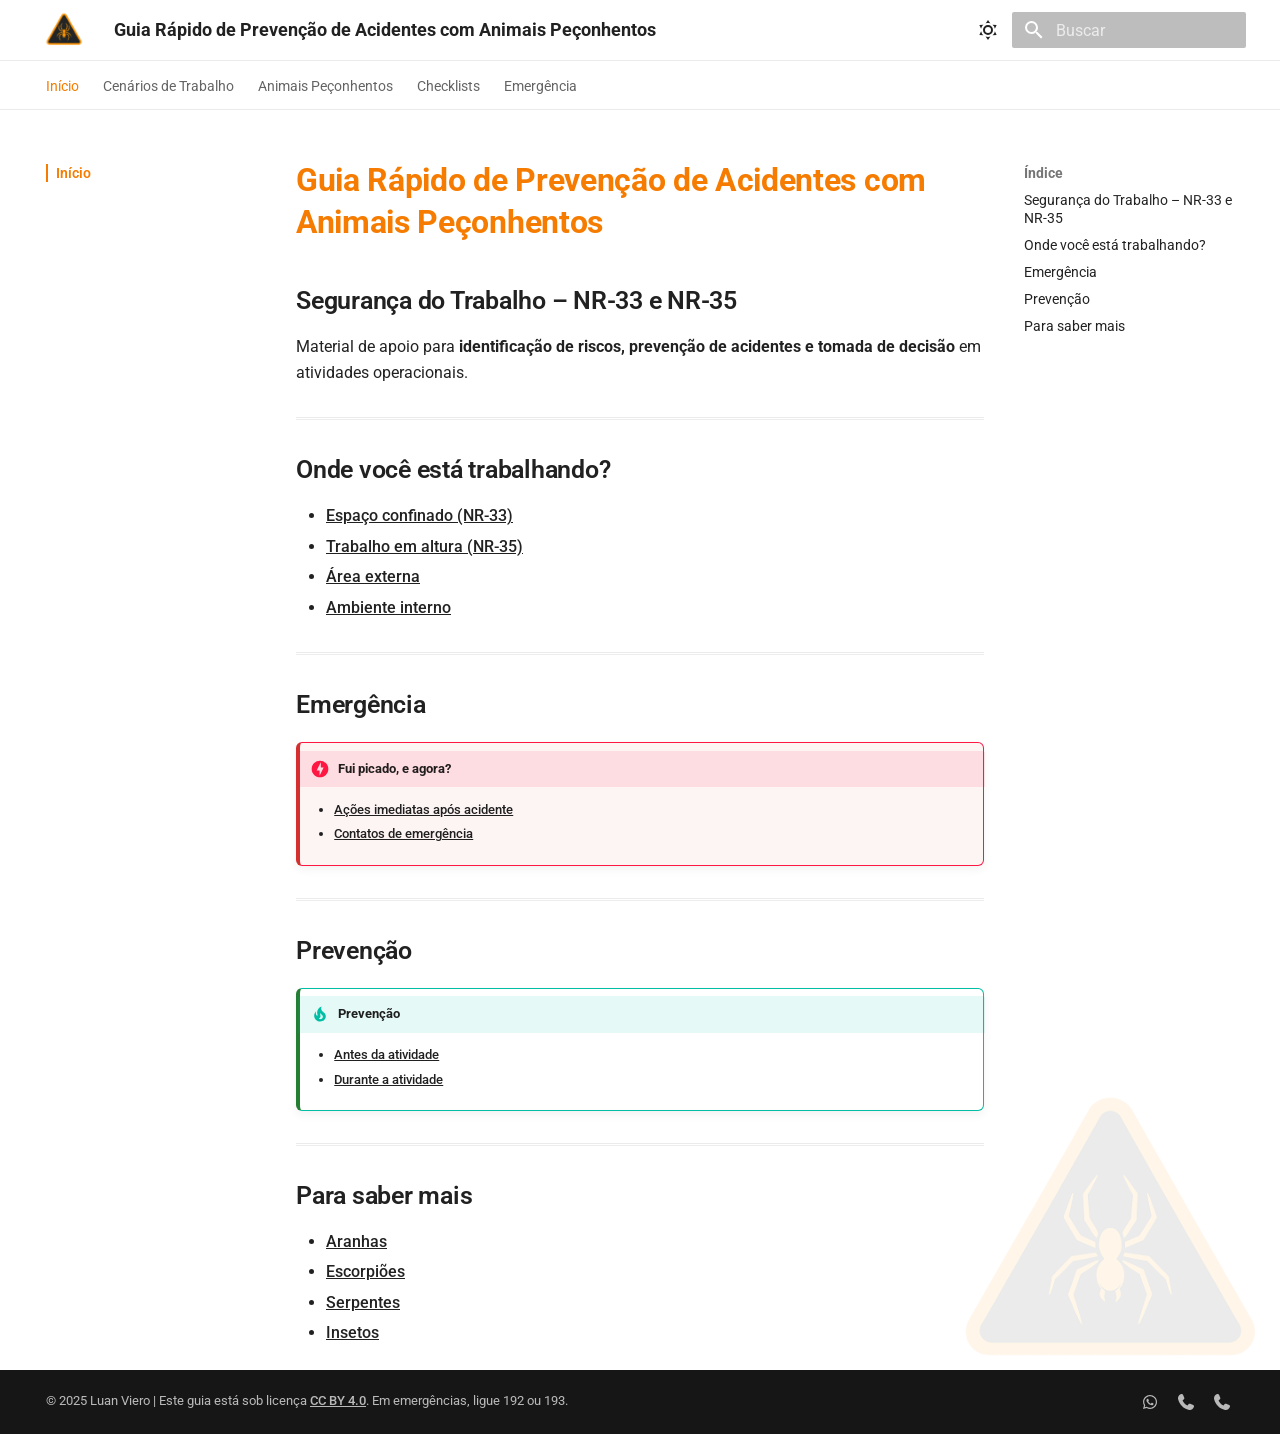
<file: index.html>
<!doctype html>
<html lang="pt" class="no-js">
  <head>
    
      <meta charset="utf-8">
      <meta name="viewport" content="width=device-width,initial-scale=1">
      
        <meta name="description" content="Prevenção de acidentes com animais peçonhentos em atividades NR-33 e NR-35">
      
      
        <meta name="author" content="Life">
      
      
      
      
        <link rel="next" href="cenarios/espaco-confinado/">
      
      
        
      
      
      <link rel="icon" href="animais/images/favicon.png">
      <meta name="generator" content="mkdocs-1.6.1, mkdocs-material-9.7.6">
    
    
      
        <title>Guia Rápido de Prevenção de Acidentes com Animais Peçonhentos</title>
      
    
    
      <link rel="stylesheet" href="assets/stylesheets/main.484c7ddc.min.css">
      
        
        <link rel="stylesheet" href="assets/stylesheets/palette.ab4e12ef.min.css">
      
      


    
    
      
    
    
      
        
        
        <link rel="preconnect" href="https://fonts.gstatic.com" crossorigin>
        <link rel="stylesheet" href="https://fonts.googleapis.com/css?family=Roboto:300,300i,400,400i,700,700i%7CRoboto+Mono:400,400i,700,700i&display=fallback">
        <style>:root{--md-text-font:"Roboto";--md-code-font:"Roboto Mono"}</style>
      
    
    
      <link rel="stylesheet" href="stylesheets/extra.css">
    
    <script>__md_scope=new URL(".",location),__md_hash=e=>[...e].reduce(((e,_)=>(e<<5)-e+_.charCodeAt(0)),0),__md_get=(e,_=localStorage,t=__md_scope)=>JSON.parse(_.getItem(t.pathname+"."+e)),__md_set=(e,_,t=localStorage,a=__md_scope)=>{try{t.setItem(a.pathname+"."+e,JSON.stringify(_))}catch(e){}}</script>
    
      

    
    
  </head>
  
  
    
    
      
    
    
    
    
    <body dir="ltr" data-md-color-scheme="default" data-md-color-primary="grey" data-md-color-accent="orange">
  
    
    <input class="md-toggle" data-md-toggle="drawer" type="checkbox" id="__drawer" autocomplete="off">
    <input class="md-toggle" data-md-toggle="search" type="checkbox" id="__search" autocomplete="off">
    <label class="md-overlay" for="__drawer"></label>
    <div data-md-component="skip">
      
        
        <a href="#guia-rapido-de-prevencao-de-acidentes-com-animais-peconhentos" class="md-skip">
          Pular para conteúdo
        </a>
      
    </div>
    <div data-md-component="announce">
      
    </div>
    
    
      

<header class="md-header" data-md-component="header">
  <nav class="md-header__inner md-grid" aria-label="Cabeçalho">
    <a href="." title="Guia Rápido de Prevenção de Acidentes com Animais Peçonhentos" class="md-header__button md-logo" aria-label="Guia Rápido de Prevenção de Acidentes com Animais Peçonhentos" data-md-component="logo">
      
  <img src="animais/images/logo.png" alt="logo">

    </a>
    <label class="md-header__button md-icon" for="__drawer">
      
      <svg xmlns="http://www.w3.org/2000/svg" viewBox="0 0 24 24"><path d="M3 6h18v2H3zm0 5h18v2H3zm0 5h18v2H3z"/></svg>
    </label>
    <div class="md-header__title" data-md-component="header-title">
      <div class="md-header__ellipsis">
        <div class="md-header__topic">
          <span class="md-ellipsis">
            Guia Rápido de Prevenção de Acidentes com Animais Peçonhentos
          </span>
        </div>
        <div class="md-header__topic" data-md-component="header-topic">
          <span class="md-ellipsis">
            
              Início
            
          </span>
        </div>
      </div>
    </div>
    
      
        <form class="md-header__option" data-md-component="palette">
  
    
    
    
    <input class="md-option" data-md-color-media="" data-md-color-scheme="default" data-md-color-primary="grey" data-md-color-accent="orange"  aria-label="Modo claro"  type="radio" name="__palette" id="__palette_0">
    
      <label class="md-header__button md-icon" title="Modo claro" for="__palette_1" hidden>
        <svg xmlns="http://www.w3.org/2000/svg" viewBox="0 0 24 24"><path d="M12 7a5 5 0 0 1 5 5 5 5 0 0 1-5 5 5 5 0 0 1-5-5 5 5 0 0 1 5-5m0 2a3 3 0 0 0-3 3 3 3 0 0 0 3 3 3 3 0 0 0 3-3 3 3 0 0 0-3-3m0-7 2.39 3.42C13.65 5.15 12.84 5 12 5s-1.65.15-2.39.42zM3.34 7l4.16-.35A7.2 7.2 0 0 0 5.94 8.5c-.44.74-.69 1.5-.83 2.29zm.02 10 1.76-3.77a7.131 7.131 0 0 0 2.38 4.14zM20.65 7l-1.77 3.79a7.02 7.02 0 0 0-2.38-4.15zm-.01 10-4.14.36c.59-.51 1.12-1.14 1.54-1.86.42-.73.69-1.5.83-2.29zM12 22l-2.41-3.44c.74.27 1.55.44 2.41.44.82 0 1.63-.17 2.37-.44z"/></svg>
      </label>
    
  
    
    
    
    <input class="md-option" data-md-color-media="" data-md-color-scheme="slate" data-md-color-primary="gray" data-md-color-accent="orange"  aria-label="Modo escuro"  type="radio" name="__palette" id="__palette_1">
    
      <label class="md-header__button md-icon" title="Modo escuro" for="__palette_0" hidden>
        <svg xmlns="http://www.w3.org/2000/svg" viewBox="0 0 24 24"><path d="m17.75 4.09-2.53 1.94.91 3.06-2.63-1.81-2.63 1.81.91-3.06-2.53-1.94L12.44 4l1.06-3 1.06 3zm3.5 6.91-1.64 1.25.59 1.98-1.7-1.17-1.7 1.17.59-1.98L15.75 11l2.06-.05L18.5 9l.69 1.95zm-2.28 4.95c.83-.08 1.72 1.1 1.19 1.85-.32.45-.66.87-1.08 1.27C15.17 23 8.84 23 4.94 19.07c-3.91-3.9-3.91-10.24 0-14.14.4-.4.82-.76 1.27-1.08.75-.53 1.93.36 1.85 1.19-.27 2.86.69 5.83 2.89 8.02a9.96 9.96 0 0 0 8.02 2.89m-1.64 2.02a12.08 12.08 0 0 1-7.8-3.47c-2.17-2.19-3.33-5-3.49-7.82-2.81 3.14-2.7 7.96.31 10.98 3.02 3.01 7.84 3.12 10.98.31"/></svg>
      </label>
    
  
</form>
      
    
    
      <script>var palette=__md_get("__palette");if(palette&&palette.color){if("(prefers-color-scheme)"===palette.color.media){var media=matchMedia("(prefers-color-scheme: light)"),input=document.querySelector(media.matches?"[data-md-color-media='(prefers-color-scheme: light)']":"[data-md-color-media='(prefers-color-scheme: dark)']");palette.color.media=input.getAttribute("data-md-color-media"),palette.color.scheme=input.getAttribute("data-md-color-scheme"),palette.color.primary=input.getAttribute("data-md-color-primary"),palette.color.accent=input.getAttribute("data-md-color-accent")}for(var[key,value]of Object.entries(palette.color))document.body.setAttribute("data-md-color-"+key,value)}</script>
    
    
    
      
      
        <label class="md-header__button md-icon" for="__search">
          
          <svg xmlns="http://www.w3.org/2000/svg" viewBox="0 0 24 24"><path d="M9.5 3A6.5 6.5 0 0 1 16 9.5c0 1.61-.59 3.09-1.56 4.23l.27.27h.79l5 5-1.5 1.5-5-5v-.79l-.27-.27A6.52 6.52 0 0 1 9.5 16 6.5 6.5 0 0 1 3 9.5 6.5 6.5 0 0 1 9.5 3m0 2C7 5 5 7 5 9.5S7 14 9.5 14 14 12 14 9.5 12 5 9.5 5"/></svg>
        </label>
        <div class="md-search" data-md-component="search" role="dialog">
  <label class="md-search__overlay" for="__search"></label>
  <div class="md-search__inner" role="search">
    <form class="md-search__form" name="search">
      <input type="text" class="md-search__input" name="query" aria-label="Buscar" placeholder="Buscar" autocapitalize="off" autocorrect="off" autocomplete="off" spellcheck="false" data-md-component="search-query" required>
      <label class="md-search__icon md-icon" for="__search">
        
        <svg xmlns="http://www.w3.org/2000/svg" viewBox="0 0 24 24"><path d="M9.5 3A6.5 6.5 0 0 1 16 9.5c0 1.61-.59 3.09-1.56 4.23l.27.27h.79l5 5-1.5 1.5-5-5v-.79l-.27-.27A6.52 6.52 0 0 1 9.5 16 6.5 6.5 0 0 1 3 9.5 6.5 6.5 0 0 1 9.5 3m0 2C7 5 5 7 5 9.5S7 14 9.5 14 14 12 14 9.5 12 5 9.5 5"/></svg>
        
        <svg xmlns="http://www.w3.org/2000/svg" viewBox="0 0 24 24"><path d="M20 11v2H8l5.5 5.5-1.42 1.42L4.16 12l7.92-7.92L13.5 5.5 8 11z"/></svg>
      </label>
      <nav class="md-search__options" aria-label="Pesquisar">
        
        <button type="reset" class="md-search__icon md-icon" title="Limpar" aria-label="Limpar" tabindex="-1">
          
          <svg xmlns="http://www.w3.org/2000/svg" viewBox="0 0 24 24"><path d="M19 6.41 17.59 5 12 10.59 6.41 5 5 6.41 10.59 12 5 17.59 6.41 19 12 13.41 17.59 19 19 17.59 13.41 12z"/></svg>
        </button>
      </nav>
      
        <div class="md-search__suggest" data-md-component="search-suggest"></div>
      
    </form>
    <div class="md-search__output">
      <div class="md-search__scrollwrap" tabindex="0" data-md-scrollfix>
        <div class="md-search-result" data-md-component="search-result">
          <div class="md-search-result__meta">
            Inicializando busca
          </div>
          <ol class="md-search-result__list" role="presentation"></ol>
        </div>
      </div>
    </div>
  </div>
</div>
      
    
    
  </nav>
  
</header>
    
    <div class="md-container" data-md-component="container">
      
      
        
          
            
<nav class="md-tabs" aria-label="Abas" data-md-component="tabs">
  <div class="md-grid">
    <ul class="md-tabs__list">
      
        
  
  
  
    
  
  
    <li class="md-tabs__item md-tabs__item--active">
      <a href="." class="md-tabs__link">
        
  
  
    
  
  Início

      </a>
    </li>
  

      
        
  
  
  
  
    
    
      <li class="md-tabs__item">
        <a href="cenarios/espaco-confinado/" class="md-tabs__link">
          
  
  
    
  
  Cenários de Trabalho

        </a>
      </li>
    
  

      
        
  
  
  
  
    
    
      <li class="md-tabs__item">
        <a href="animais/aranhas/" class="md-tabs__link">
          
  
  
    
  
  Animais Peçonhentos

        </a>
      </li>
    
  

      
        
  
  
  
  
    
    
      <li class="md-tabs__item">
        <a href="checklists/antes/" class="md-tabs__link">
          
  
  
    
  
  Checklists

        </a>
      </li>
    
  

      
        
  
  
  
  
    
    
      <li class="md-tabs__item">
        <a href="emergencia/fui-picado/" class="md-tabs__link">
          
  
  
    
  
  Emergência

        </a>
      </li>
    
  

      
    </ul>
  </div>
</nav>
          
        
      
      <main class="md-main" data-md-component="main">
        <div class="md-main__inner md-grid">
          
            
              
              <div class="md-sidebar md-sidebar--primary" data-md-component="sidebar" data-md-type="navigation" >
                <div class="md-sidebar__scrollwrap">
                  <div class="md-sidebar__inner">
                    


  


<nav class="md-nav md-nav--primary md-nav--lifted" aria-label="Navegação" data-md-level="0">
  <label class="md-nav__title" for="__drawer">
    <a href="." title="Guia Rápido de Prevenção de Acidentes com Animais Peçonhentos" class="md-nav__button md-logo" aria-label="Guia Rápido de Prevenção de Acidentes com Animais Peçonhentos" data-md-component="logo">
      
  <img src="animais/images/logo.png" alt="logo">

    </a>
    Guia Rápido de Prevenção de Acidentes com Animais Peçonhentos
  </label>
  
  <ul class="md-nav__list" data-md-scrollfix>
    
      
      
  
  
    
  
  
  
    <li class="md-nav__item md-nav__item--active">
      
      <input class="md-nav__toggle md-toggle" type="checkbox" id="__toc">
      
      
        
      
      
        <label class="md-nav__link md-nav__link--active" for="__toc">
          
  
  
  <span class="md-ellipsis">
    
  
    Início
  

    
  </span>
  
  

          <span class="md-nav__icon md-icon"></span>
        </label>
      
      <a href="." class="md-nav__link md-nav__link--active">
        
  
  
  <span class="md-ellipsis">
    
  
    Início
  

    
  </span>
  
  

      </a>
      
        

<nav class="md-nav md-nav--secondary" aria-label="Índice">
  
  
  
    
  
  
    <label class="md-nav__title" for="__toc">
      <span class="md-nav__icon md-icon"></span>
      Índice
    </label>
    <ul class="md-nav__list" data-md-component="toc" data-md-scrollfix>
      
        <li class="md-nav__item">
  <a href="#seguranca-do-trabalho-nr-33-e-nr-35" class="md-nav__link">
    <span class="md-ellipsis">
      
        Segurança do Trabalho – NR-33 e NR-35
      
    </span>
  </a>
  
</li>
      
        <li class="md-nav__item">
  <a href="#onde-voce-esta-trabalhando" class="md-nav__link">
    <span class="md-ellipsis">
      
        Onde você está trabalhando?
      
    </span>
  </a>
  
</li>
      
        <li class="md-nav__item">
  <a href="#emergencia" class="md-nav__link">
    <span class="md-ellipsis">
      
        Emergência
      
    </span>
  </a>
  
</li>
      
        <li class="md-nav__item">
  <a href="#prevencao" class="md-nav__link">
    <span class="md-ellipsis">
      
        Prevenção
      
    </span>
  </a>
  
</li>
      
        <li class="md-nav__item">
  <a href="#para-saber-mais" class="md-nav__link">
    <span class="md-ellipsis">
      
        Para saber mais
      
    </span>
  </a>
  
</li>
      
    </ul>
  
</nav>
      
    </li>
  

    
      
      
  
  
  
  
    
    
      
        
      
        
      
        
      
        
      
    
    
    
      
      
        
      
    
    
    <li class="md-nav__item md-nav__item--nested">
      
        
        
          
        
        <input class="md-nav__toggle md-toggle md-toggle--indeterminate" type="checkbox" id="__nav_2" >
        
          
          <label class="md-nav__link" for="__nav_2" id="__nav_2_label" tabindex="0">
            
  
  
  <span class="md-ellipsis">
    
  
    Cenários de Trabalho
  

    
  </span>
  
  

            <span class="md-nav__icon md-icon"></span>
          </label>
        
        <nav class="md-nav" data-md-level="1" aria-labelledby="__nav_2_label" aria-expanded="false">
          <label class="md-nav__title" for="__nav_2">
            <span class="md-nav__icon md-icon"></span>
            
  
    Cenários de Trabalho
  

          </label>
          <ul class="md-nav__list" data-md-scrollfix>
            
              
                
  
  
  
  
    <li class="md-nav__item">
      <a href="cenarios/espaco-confinado/" class="md-nav__link">
        
  
  
  <span class="md-ellipsis">
    
  
    Espaço Confinado (NR-33)
  

    
  </span>
  
  

      </a>
    </li>
  

              
            
              
                
  
  
  
  
    <li class="md-nav__item">
      <a href="cenarios/trabalho-em-altura/" class="md-nav__link">
        
  
  
  <span class="md-ellipsis">
    
  
    Trabalho em Altura (NR-35)
  

    
  </span>
  
  

      </a>
    </li>
  

              
            
              
                
  
  
  
  
    <li class="md-nav__item">
      <a href="cenarios/area-externa/" class="md-nav__link">
        
  
  
  <span class="md-ellipsis">
    
  
    Área Externa
  

    
  </span>
  
  

      </a>
    </li>
  

              
            
              
                
  
  
  
  
    <li class="md-nav__item">
      <a href="cenarios/ambiente-interno/" class="md-nav__link">
        
  
  
  <span class="md-ellipsis">
    
  
    Ambiente Interno
  

    
  </span>
  
  

      </a>
    </li>
  

              
            
          </ul>
        </nav>
      
    </li>
  

    
      
      
  
  
  
  
    
    
      
        
      
        
      
        
      
        
      
    
    
    
      
      
        
      
    
    
    <li class="md-nav__item md-nav__item--nested">
      
        
        
          
        
        <input class="md-nav__toggle md-toggle md-toggle--indeterminate" type="checkbox" id="__nav_3" >
        
          
          <label class="md-nav__link" for="__nav_3" id="__nav_3_label" tabindex="0">
            
  
  
  <span class="md-ellipsis">
    
  
    Animais Peçonhentos
  

    
  </span>
  
  

            <span class="md-nav__icon md-icon"></span>
          </label>
        
        <nav class="md-nav" data-md-level="1" aria-labelledby="__nav_3_label" aria-expanded="false">
          <label class="md-nav__title" for="__nav_3">
            <span class="md-nav__icon md-icon"></span>
            
  
    Animais Peçonhentos
  

          </label>
          <ul class="md-nav__list" data-md-scrollfix>
            
              
                
  
  
  
  
    <li class="md-nav__item">
      <a href="animais/aranhas/" class="md-nav__link">
        
  
  
  <span class="md-ellipsis">
    
  
    Aranhas
  

    
  </span>
  
  

      </a>
    </li>
  

              
            
              
                
  
  
  
  
    <li class="md-nav__item">
      <a href="animais/escorpioes/" class="md-nav__link">
        
  
  
  <span class="md-ellipsis">
    
  
    Escorpiões
  

    
  </span>
  
  

      </a>
    </li>
  

              
            
              
                
  
  
  
  
    <li class="md-nav__item">
      <a href="animais/serpentes/" class="md-nav__link">
        
  
  
  <span class="md-ellipsis">
    
  
    Serpentes
  

    
  </span>
  
  

      </a>
    </li>
  

              
            
              
                
  
  
  
  
    <li class="md-nav__item">
      <a href="animais/insetos/" class="md-nav__link">
        
  
  
  <span class="md-ellipsis">
    
  
    Insetos
  

    
  </span>
  
  

      </a>
    </li>
  

              
            
          </ul>
        </nav>
      
    </li>
  

    
      
      
  
  
  
  
    
    
      
        
      
        
      
    
    
    
      
      
        
      
    
    
    <li class="md-nav__item md-nav__item--nested">
      
        
        
          
        
        <input class="md-nav__toggle md-toggle md-toggle--indeterminate" type="checkbox" id="__nav_4" >
        
          
          <label class="md-nav__link" for="__nav_4" id="__nav_4_label" tabindex="0">
            
  
  
  <span class="md-ellipsis">
    
  
    Checklists
  

    
  </span>
  
  

            <span class="md-nav__icon md-icon"></span>
          </label>
        
        <nav class="md-nav" data-md-level="1" aria-labelledby="__nav_4_label" aria-expanded="false">
          <label class="md-nav__title" for="__nav_4">
            <span class="md-nav__icon md-icon"></span>
            
  
    Checklists
  

          </label>
          <ul class="md-nav__list" data-md-scrollfix>
            
              
                
  
  
  
  
    <li class="md-nav__item">
      <a href="checklists/antes/" class="md-nav__link">
        
  
  
  <span class="md-ellipsis">
    
  
    Antes do Trabalho
  

    
  </span>
  
  

      </a>
    </li>
  

              
            
              
                
  
  
  
  
    <li class="md-nav__item">
      <a href="checklists/durante/" class="md-nav__link">
        
  
  
  <span class="md-ellipsis">
    
  
    Durante o Trabalho
  

    
  </span>
  
  

      </a>
    </li>
  

              
            
          </ul>
        </nav>
      
    </li>
  

    
      
      
  
  
  
  
    
    
      
        
      
        
      
    
    
    
      
      
        
      
    
    
    <li class="md-nav__item md-nav__item--nested">
      
        
        
          
        
        <input class="md-nav__toggle md-toggle md-toggle--indeterminate" type="checkbox" id="__nav_5" >
        
          
          <label class="md-nav__link" for="__nav_5" id="__nav_5_label" tabindex="0">
            
  
  
  <span class="md-ellipsis">
    
  
    Emergência
  

    
  </span>
  
  

            <span class="md-nav__icon md-icon"></span>
          </label>
        
        <nav class="md-nav" data-md-level="1" aria-labelledby="__nav_5_label" aria-expanded="false">
          <label class="md-nav__title" for="__nav_5">
            <span class="md-nav__icon md-icon"></span>
            
  
    Emergência
  

          </label>
          <ul class="md-nav__list" data-md-scrollfix>
            
              
                
  
  
  
  
    <li class="md-nav__item">
      <a href="emergencia/fui-picado/" class="md-nav__link">
        
  
  
  <span class="md-ellipsis">
    
  
    Fui Picado, e Agora?
  

    
  </span>
  
  

      </a>
    </li>
  

              
            
              
                
  
  
  
  
    <li class="md-nav__item">
      <a href="emergencia/contatos/" class="md-nav__link">
        
  
  
  <span class="md-ellipsis">
    
  
    Contatos de Emergência
  

    
  </span>
  
  

      </a>
    </li>
  

              
            
          </ul>
        </nav>
      
    </li>
  

    
  </ul>
</nav>
                  </div>
                </div>
              </div>
            
            
              
              <div class="md-sidebar md-sidebar--secondary" data-md-component="sidebar" data-md-type="toc" >
                <div class="md-sidebar__scrollwrap">
                  <div class="md-sidebar__inner">
                    

<nav class="md-nav md-nav--secondary" aria-label="Índice">
  
  
  
    
  
  
    <label class="md-nav__title" for="__toc">
      <span class="md-nav__icon md-icon"></span>
      Índice
    </label>
    <ul class="md-nav__list" data-md-component="toc" data-md-scrollfix>
      
        <li class="md-nav__item">
  <a href="#seguranca-do-trabalho-nr-33-e-nr-35" class="md-nav__link">
    <span class="md-ellipsis">
      
        Segurança do Trabalho – NR-33 e NR-35
      
    </span>
  </a>
  
</li>
      
        <li class="md-nav__item">
  <a href="#onde-voce-esta-trabalhando" class="md-nav__link">
    <span class="md-ellipsis">
      
        Onde você está trabalhando?
      
    </span>
  </a>
  
</li>
      
        <li class="md-nav__item">
  <a href="#emergencia" class="md-nav__link">
    <span class="md-ellipsis">
      
        Emergência
      
    </span>
  </a>
  
</li>
      
        <li class="md-nav__item">
  <a href="#prevencao" class="md-nav__link">
    <span class="md-ellipsis">
      
        Prevenção
      
    </span>
  </a>
  
</li>
      
        <li class="md-nav__item">
  <a href="#para-saber-mais" class="md-nav__link">
    <span class="md-ellipsis">
      
        Para saber mais
      
    </span>
  </a>
  
</li>
      
    </ul>
  
</nav>
                  </div>
                </div>
              </div>
            
          
          
            <div class="md-content" data-md-component="content">
              
              <article class="md-content__inner md-typeset">
                
                  



<h1 id="guia-rapido-de-prevencao-de-acidentes-com-animais-peconhentos">Guia Rápido de Prevenção de Acidentes com Animais Peçonhentos</h1>
<h2 id="seguranca-do-trabalho-nr-33-e-nr-35">Segurança do Trabalho – NR-33 e NR-35</h2>
<p>Material de apoio para <strong>identificação de riscos, prevenção de acidentes e tomada de decisão</strong> em atividades operacionais.</p>
<hr />
<h2 id="onde-voce-esta-trabalhando">Onde você está trabalhando?</h2>
<ul>
<li><a href="cenarios/espaco-confinado/">Espaço confinado (NR-33)</a></li>
<li><a href="cenarios/trabalho-em-altura/">Trabalho em altura (NR-35)</a></li>
<li><a href="cenarios/area-externa/">Área externa</a></li>
<li><a href="cenarios/ambiente-interno/">Ambiente interno</a></li>
</ul>
<hr />
<h2 id="emergencia">Emergência</h2>
<div class="admonition danger">
<p class="admonition-title">Fui picado, e agora?</p>
<ul>
<li><a href="emergencia/fui-picado/">Ações imediatas após acidente</a></li>
<li><a href="emergencia/contatos/">Contatos de emergência</a></li>
</ul>
</div>
<hr />
<h2 id="prevencao">Prevenção</h2>
<div class="admonition tip">
<p class="admonition-title">Prevenção</p>
<ul>
<li><a href="checklists/antes/">Antes da atividade</a></li>
<li><a href="checklists/durante/">Durante a atividade</a></li>
</ul>
</div>
<hr />
<h2 id="para-saber-mais">Para saber mais</h2>
<ul>
<li><a href="animais/aranhas/">Aranhas</a></li>
<li><a href="animais/escorpioes/">Escorpiões</a></li>
<li><a href="animais/serpentes/">Serpentes</a></li>
<li><a href="animais/insetos/">Insetos</a></li>
</ul>












                
              </article>
            </div>
          
          
<script>var target=document.getElementById(location.hash.slice(1));target&&target.name&&(target.checked=target.name.startsWith("__tabbed_"))</script>
        </div>
        
          <button type="button" class="md-top md-icon" data-md-component="top" hidden>
  
  <svg xmlns="http://www.w3.org/2000/svg" viewBox="0 0 24 24"><path d="M13 20h-2V8l-5.5 5.5-1.42-1.42L12 4.16l7.92 7.92-1.42 1.42L13 8z"/></svg>
  Voltar para o topo
</button>
        
      </main>
      
        <footer class="md-footer">
  
  <div class="md-footer-meta md-typeset">
    <div class="md-footer-meta__inner md-grid">
      <div class="md-copyright">
  
    <div class="md-copyright__highlight">
      © 2025 Luan Viero | Este guia está sob licença <a href="https://creativecommons.org/licenses/by/4.0/deed.pt_BR">CC BY 4.0</a>. Em emergências, ligue 192 ou 193.
    </div>
  
  
</div>
      
        
<div class="md-social">
  
    
    
    
    
    <a href="https://wa.me/5514936181085" target="_blank" rel="noopener" title="Dúvidas sobre identificação?" class="md-social__link">
      <svg xmlns="http://www.w3.org/2000/svg" viewBox="0 0 448 512"><!--! Font Awesome Free 7.1.0 by @fontawesome - https://fontawesome.com License - https://fontawesome.com/license/free (Icons: CC BY 4.0, Fonts: SIL OFL 1.1, Code: MIT License) Copyright 2025 Fonticons, Inc.--><path d="M380.9 97.1C339 55.1 283.2 32 223.9 32c-122.4 0-222 99.6-222 222 0 39.1 10.2 77.3 29.6 111L0 480l117.7-30.9c32.4 17.7 68.9 27 106.1 27h.1c122.3 0 224.1-99.6 224.1-222 0-59.3-25.2-115-67.1-157m-157 341.6c-33.2 0-65.7-8.9-94-25.7l-6.7-4-69.8 18.3L72 359.2l-4.4-7c-18.5-29.4-28.2-63.3-28.2-98.2 0-101.7 82.8-184.5 184.6-184.5 49.3 0 95.6 19.2 130.4 54.1s56.2 81.2 56.1 130.5c0 101.8-84.9 184.6-186.6 184.6m101.2-138.2c-5.5-2.8-32.8-16.2-37.9-18-5.1-1.9-8.8-2.8-12.5 2.8s-14.3 18-17.6 21.8c-3.2 3.7-6.5 4.2-12 1.4-32.6-16.3-54-29.1-75.5-66-5.7-9.8 5.7-9.1 16.3-30.3 1.8-3.7.9-6.9-.5-9.7s-12.5-30.1-17.1-41.2c-4.5-10.8-9.1-9.3-12.5-9.5-3.2-.2-6.9-.2-10.6-.2s-9.7 1.4-14.8 6.9c-5.1 5.6-19.4 19-19.4 46.3s19.9 53.7 22.6 57.4c2.8 3.7 39.1 59.7 94.8 83.8 35.2 15.2 49 16.5 66.6 13.9 10.7-1.6 32.8-13.4 37.4-26.4s4.6-24.1 3.2-26.4c-1.3-2.5-5-3.9-10.5-6.6"/></svg>
    </a>
  
    
    
    
    
    <a href="tel:192" target="_blank" rel="noopener" title="SAMU 192" class="md-social__link">
      <svg xmlns="http://www.w3.org/2000/svg" viewBox="0 0 512 512"><!--! Font Awesome Free 7.1.0 by @fontawesome - https://fontawesome.com License - https://fontawesome.com/license/free (Icons: CC BY 4.0, Fonts: SIL OFL 1.1, Code: MIT License) Copyright 2025 Fonticons, Inc.--><path d="M160.2 25c-7.9-18.9-28.5-28.9-48.1-23.6l-5.5 1.5C42 20.5-13.2 83.1 2.9 159.3 40 334.3 177.7 472 352.7 509.1 429 525.3 491.5 470 509.1 405.4l1.5-5.5c5.4-19.7-4.7-40.3-23.5-48.1l-97.3-40.5c-16.5-6.9-35.6-2.1-47 11.8l-38.6 47.2c-70.3-34.9-126.9-93.3-159.4-165l44.2-36c13.9-11.3 18.6-30.4 11.8-47z"/></svg>
    </a>
  
    
    
    
    
    <a href="tel:193" target="_blank" rel="noopener" title="Corpo de Bombeiros 193" class="md-social__link">
      <svg xmlns="http://www.w3.org/2000/svg" viewBox="0 0 512 512"><!--! Font Awesome Free 7.1.0 by @fontawesome - https://fontawesome.com License - https://fontawesome.com/license/free (Icons: CC BY 4.0, Fonts: SIL OFL 1.1, Code: MIT License) Copyright 2025 Fonticons, Inc.--><path d="M160.2 25c-7.9-18.9-28.5-28.9-48.1-23.6l-5.5 1.5C42 20.5-13.2 83.1 2.9 159.3 40 334.3 177.7 472 352.7 509.1 429 525.3 491.5 470 509.1 405.4l1.5-5.5c5.4-19.7-4.7-40.3-23.5-48.1l-97.3-40.5c-16.5-6.9-35.6-2.1-47 11.8l-38.6 47.2c-70.3-34.9-126.9-93.3-159.4-165l44.2-36c13.9-11.3 18.6-30.4 11.8-47z"/></svg>
    </a>
  
</div>
      
    </div>
  </div>
</footer>
      
    </div>
    <div class="md-dialog" data-md-component="dialog">
      <div class="md-dialog__inner md-typeset"></div>
    </div>
    
    
    
      
      
      <script id="__config" type="application/json">{"annotate": null, "base": ".", "features": ["content.code.copy", "navigation.breadcrumbs", "navigation.expand", "navigation.indexes", "navigation.sections", "navigation.tabs", "navigation.top", "search.highlight", "search.suggest"], "search": "assets/javascripts/workers/search.2c215733.min.js", "tags": null, "translations": {"clipboard.copied": "Copiado para \u00e1rea de transfer\u00eancia", "clipboard.copy": "Copiar para \u00e1rea de transfer\u00eancia", "search.result.more.one": "mais 1 nesta p\u00e1gina", "search.result.more.other": "# mais nesta p\u00e1gina", "search.result.none": "Nenhum documento encontrado", "search.result.one": "1 documento encontrado", "search.result.other": "# documentos encontrados", "search.result.placeholder": "Digite para iniciar a busca", "search.result.term.missing": "Ausente", "select.version": "Selecione a vers\u00e3o"}, "version": null}</script>
    
    
      <script src="assets/javascripts/bundle.79ae519e.min.js"></script>
      
    
  </body>
</html>
</file>
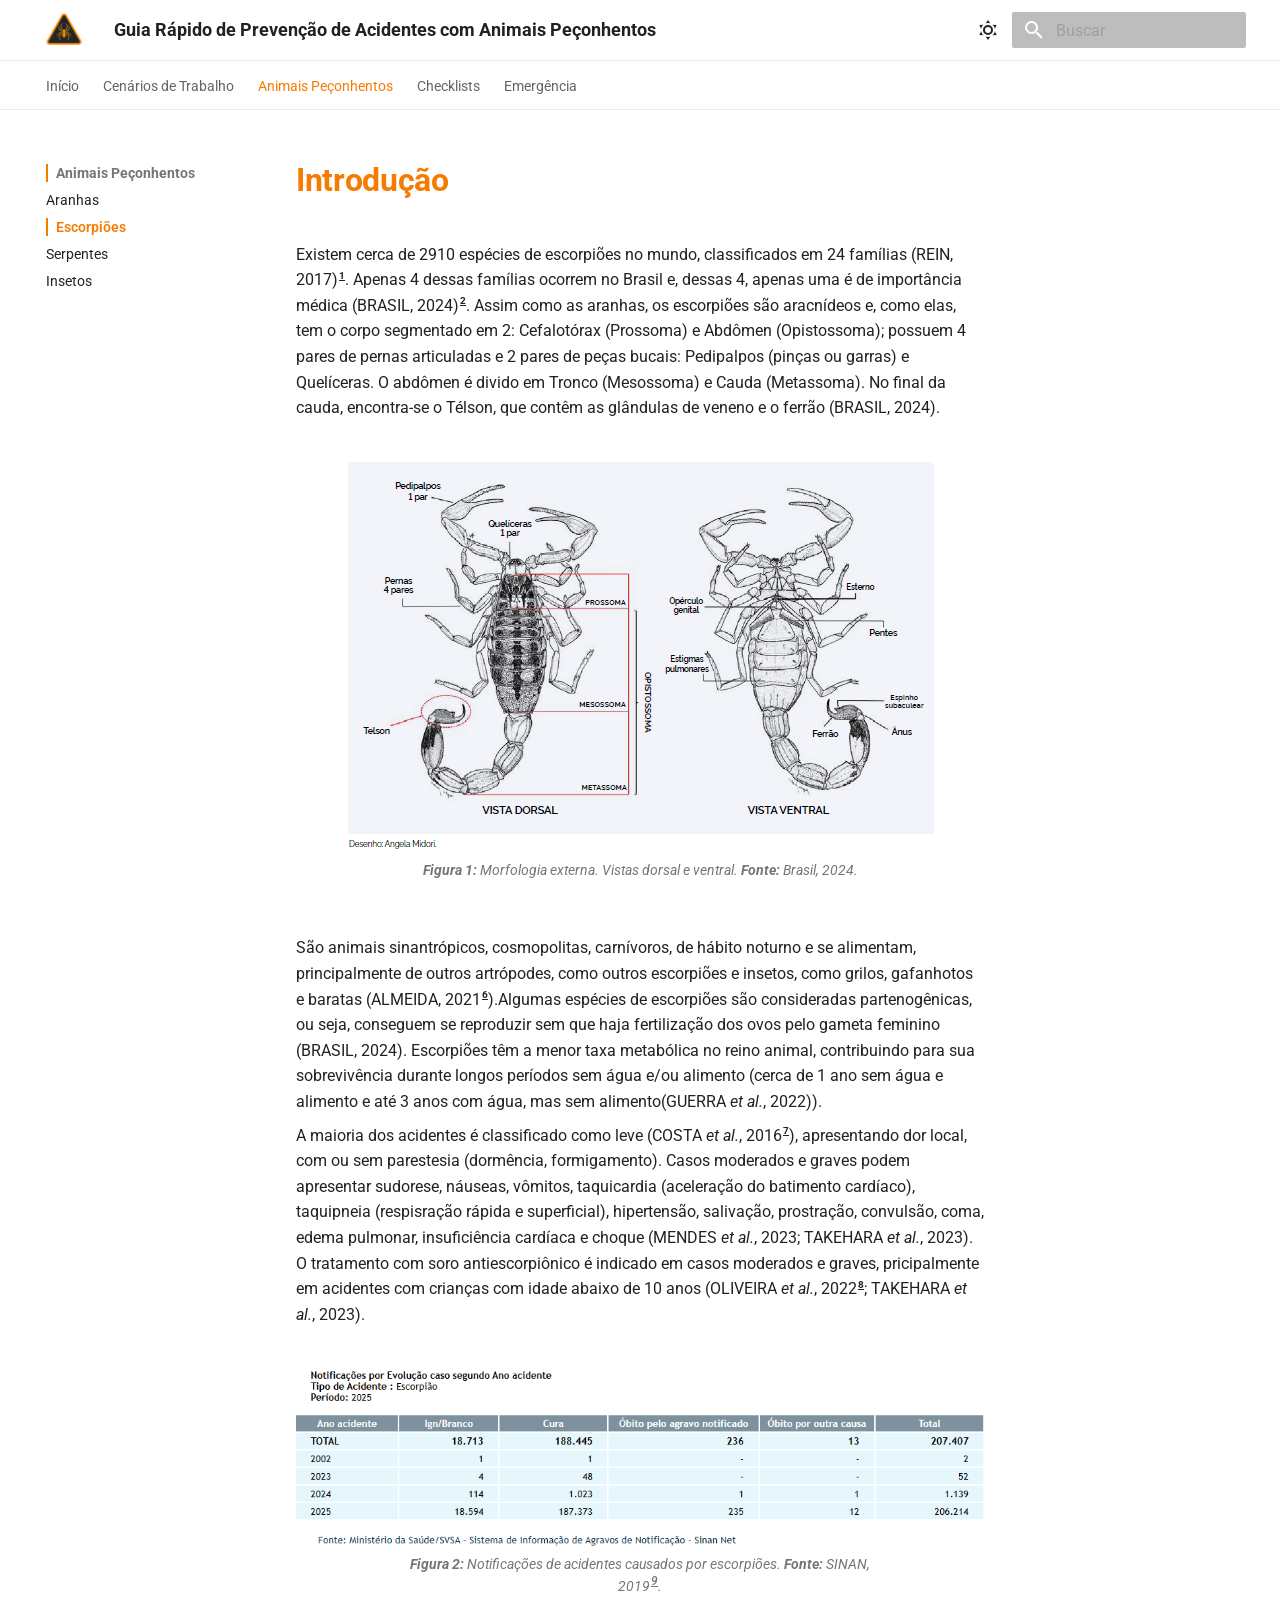
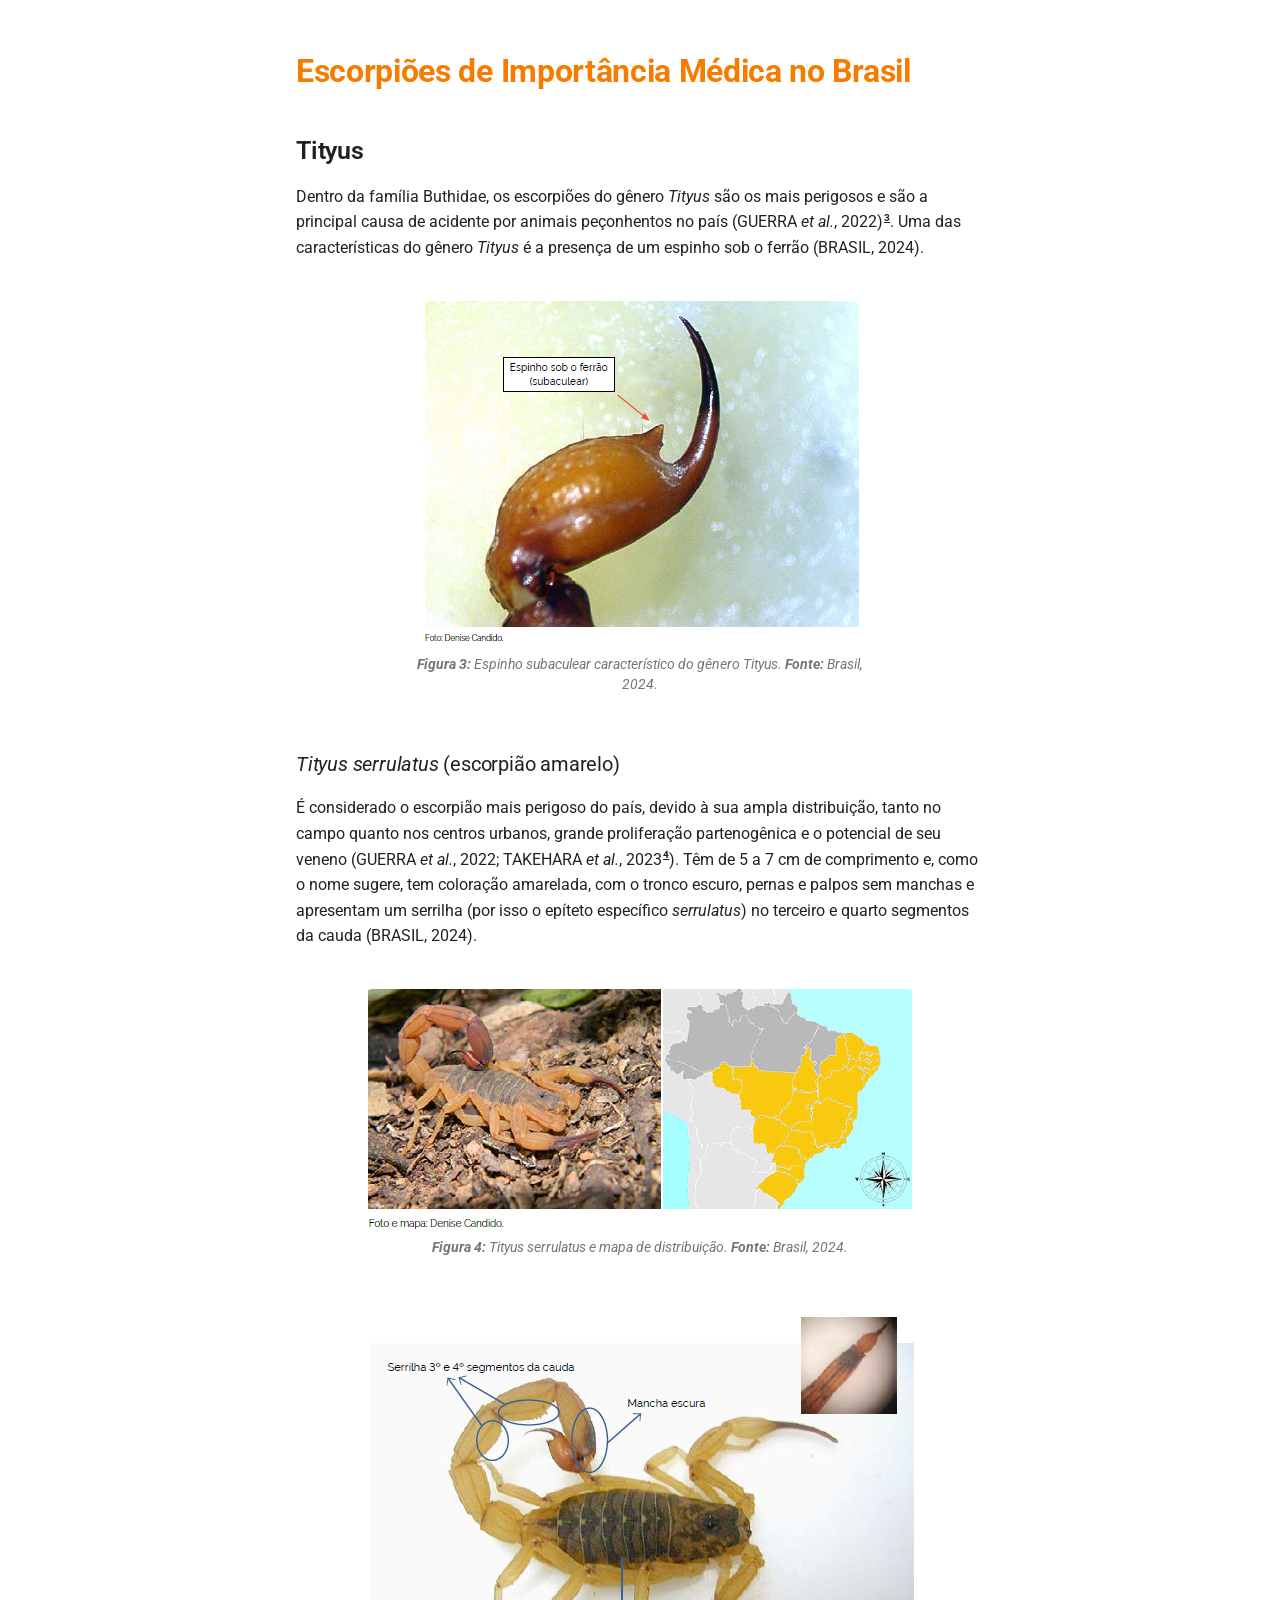
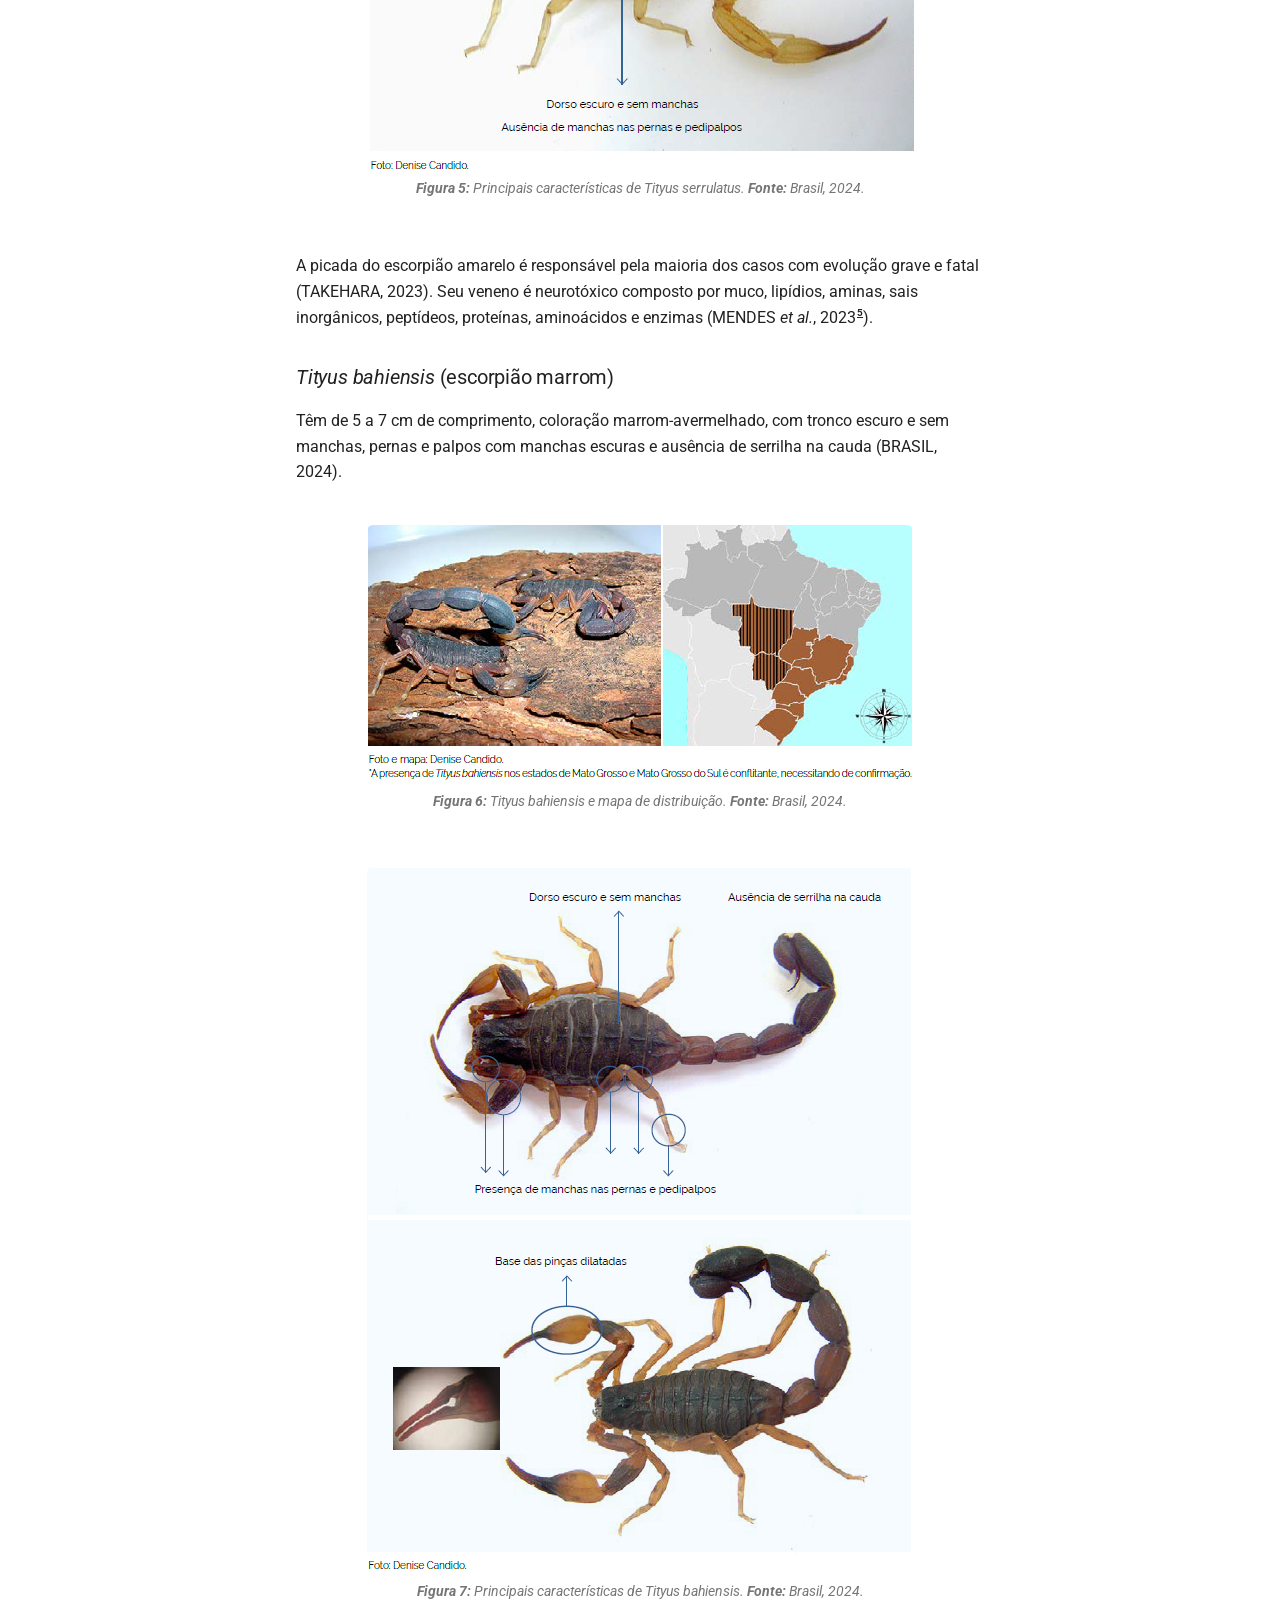
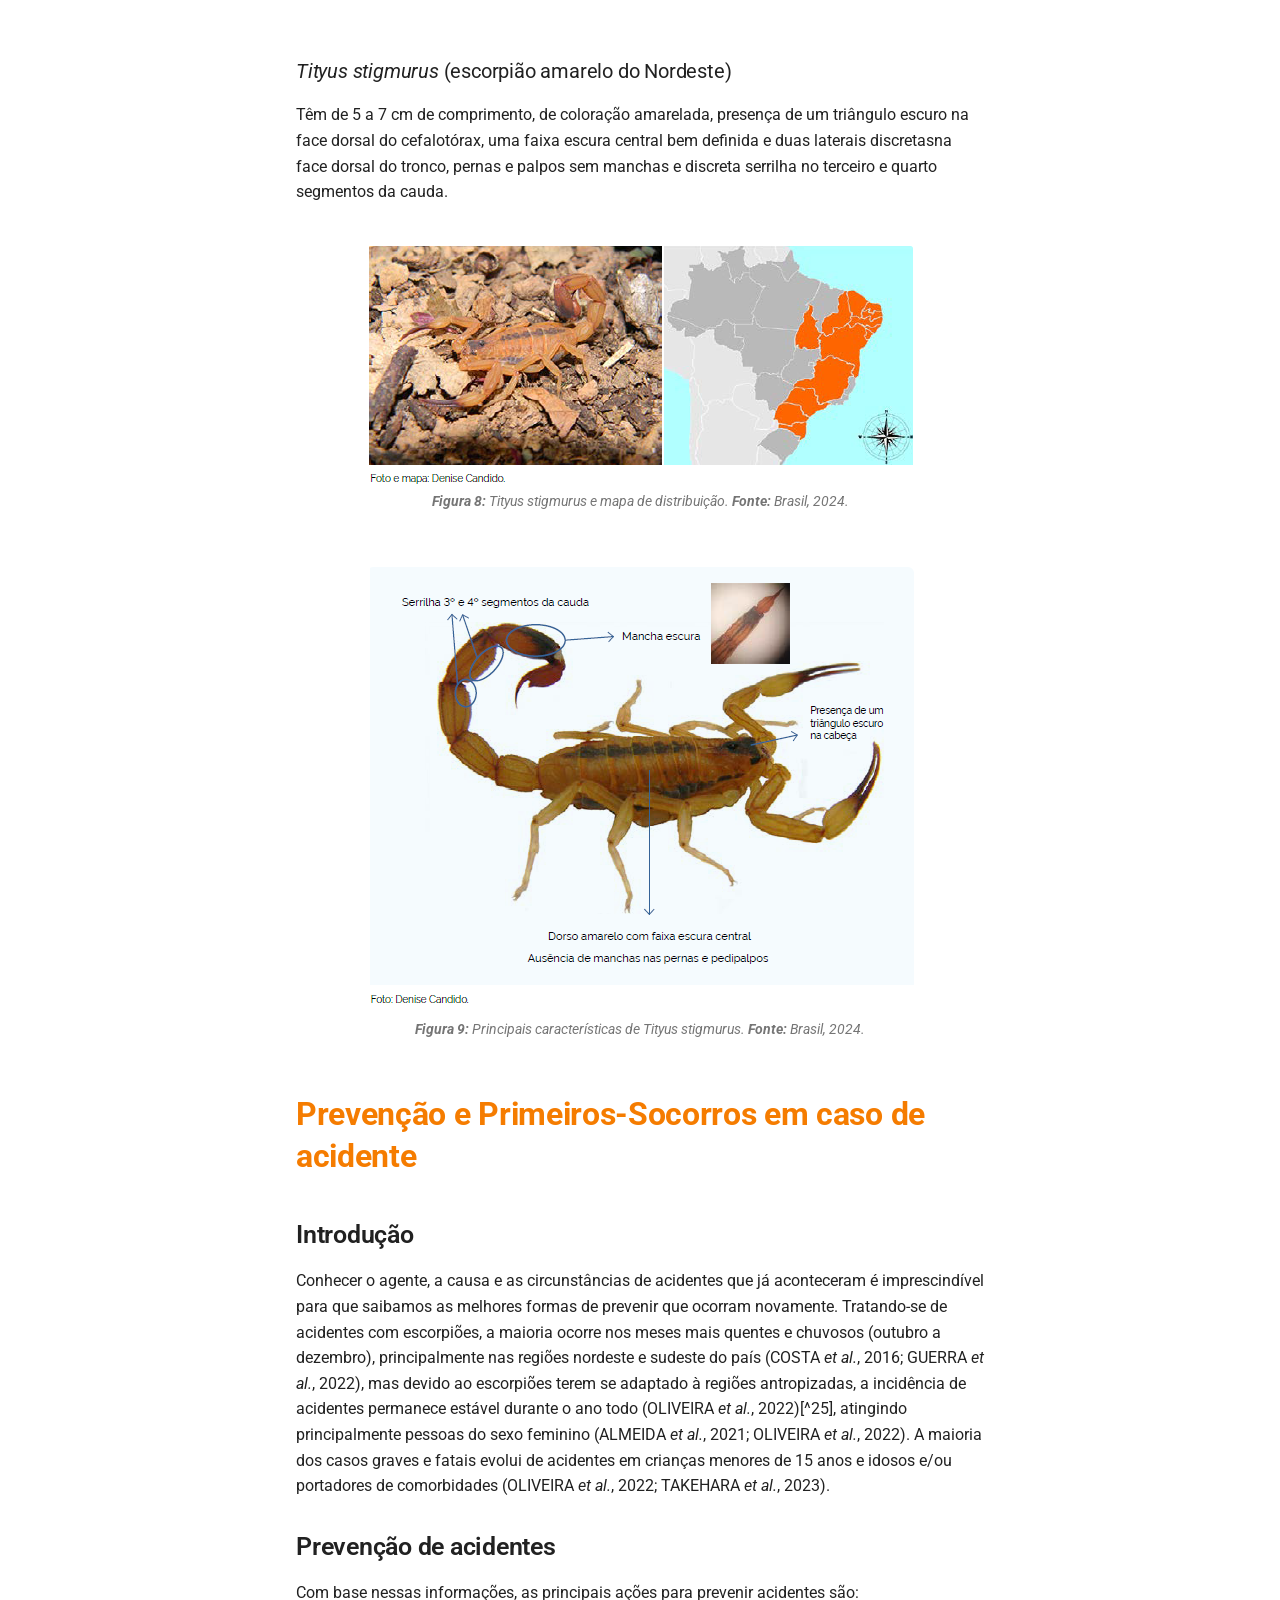
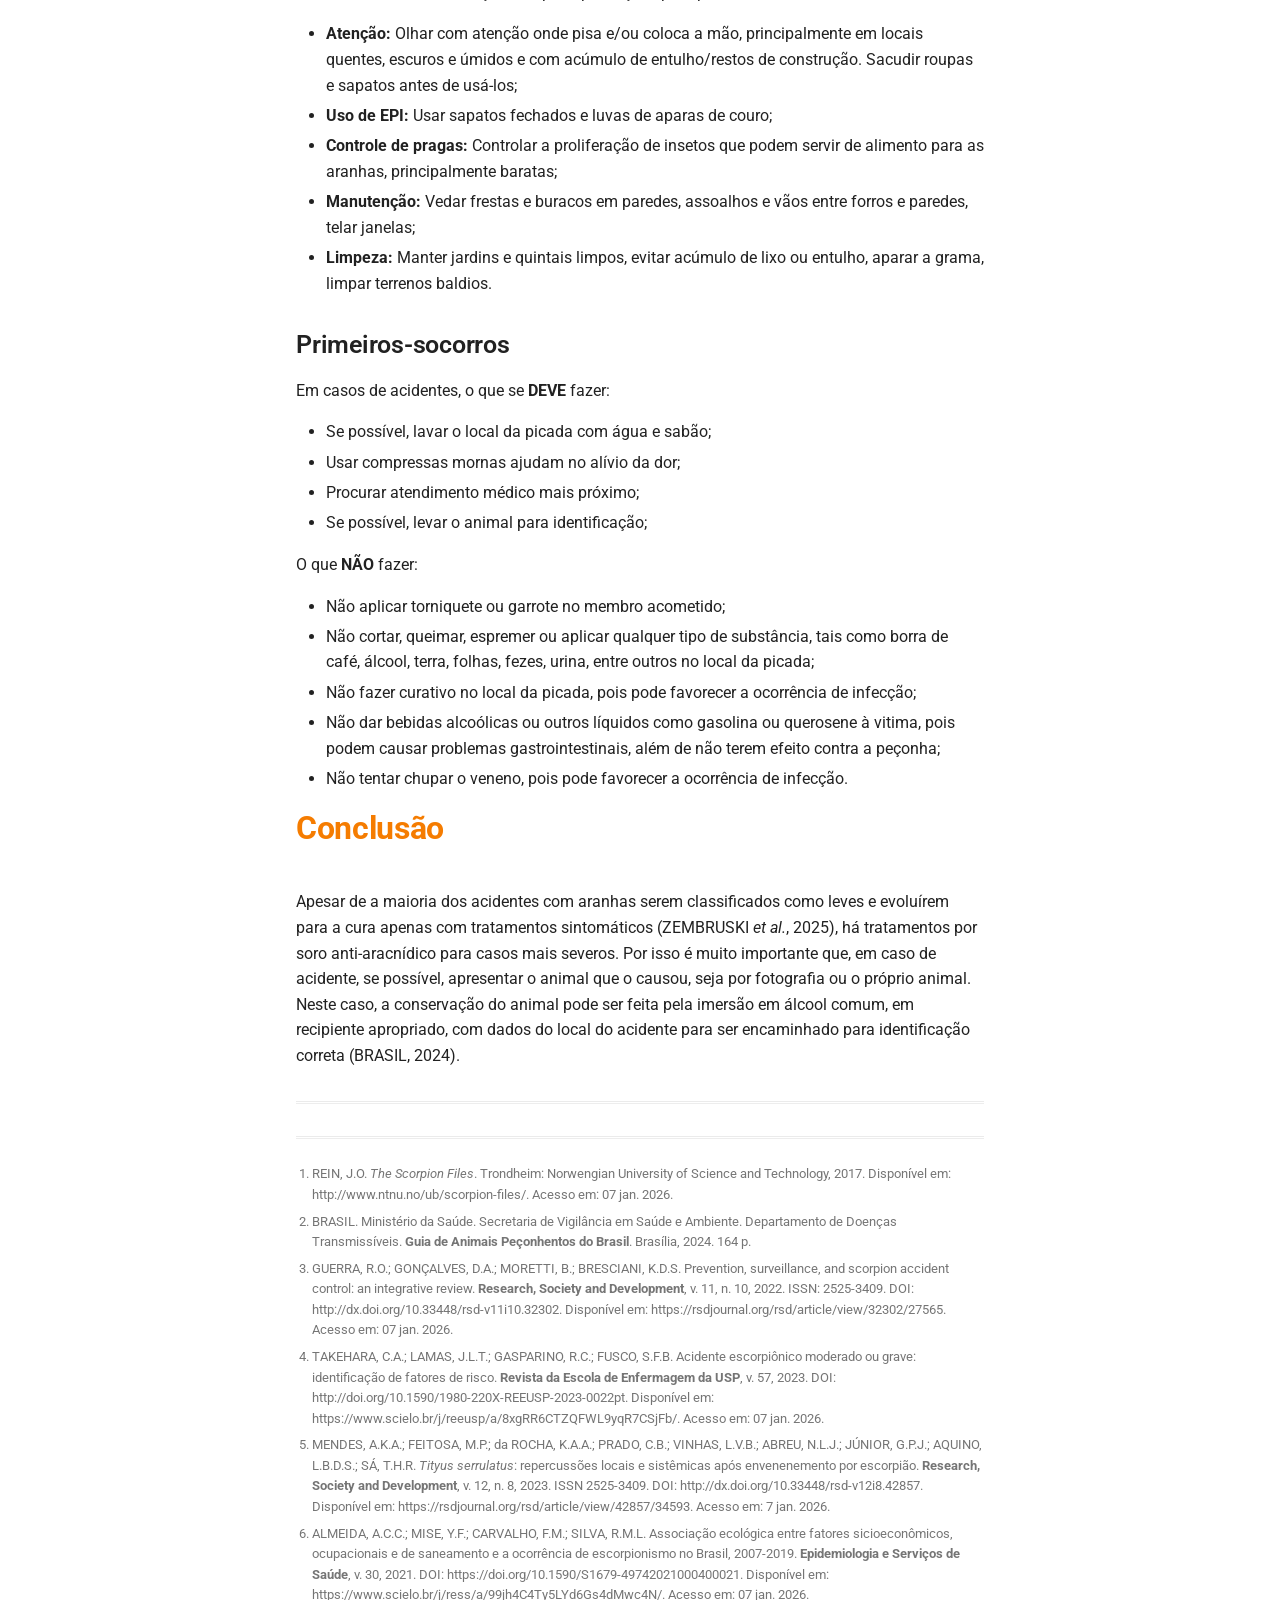
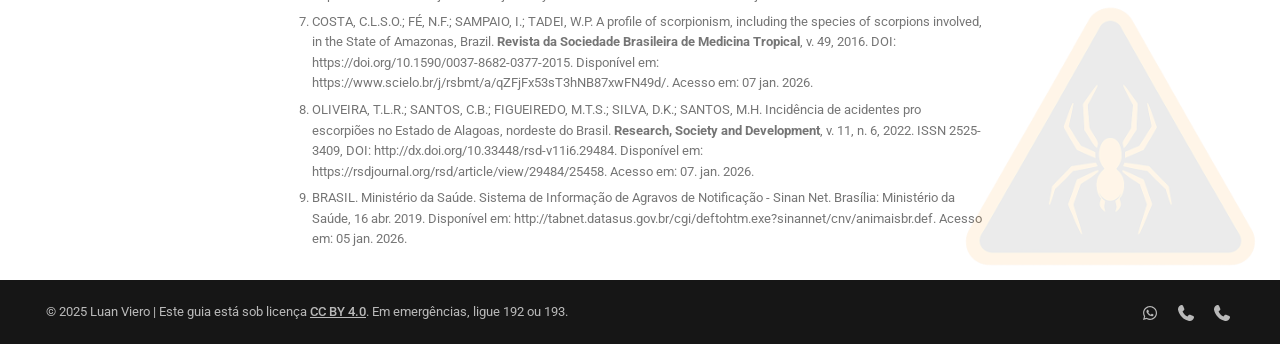
<file: animais/escorpioes/index.html>
<!doctype html>
<html lang="pt" class="no-js">
  <head>
    
      <meta charset="utf-8">
      <meta name="viewport" content="width=device-width,initial-scale=1">
      
        <meta name="description" content="Prevenção de acidentes com animais peçonhentos em atividades NR-33 e NR-35">
      
      
        <meta name="author" content="Life">
      
      
      
        <link rel="prev" href="../aranhas/">
      
      
        <link rel="next" href="../serpentes/">
      
      
        
      
      
      <link rel="icon" href="../images/favicon.png">
      <meta name="generator" content="mkdocs-1.6.1, mkdocs-material-9.7.6">
    
    
      
        <title>Escorpiões - Guia Rápido de Prevenção de Acidentes com Animais Peçonhentos</title>
      
    
    
      <link rel="stylesheet" href="../../assets/stylesheets/main.484c7ddc.min.css">
      
        
        <link rel="stylesheet" href="../../assets/stylesheets/palette.ab4e12ef.min.css">
      
      


    
    
      
    
    
      
        
        
        <link rel="preconnect" href="https://fonts.gstatic.com" crossorigin>
        <link rel="stylesheet" href="https://fonts.googleapis.com/css?family=Roboto:300,300i,400,400i,700,700i%7CRoboto+Mono:400,400i,700,700i&display=fallback">
        <style>:root{--md-text-font:"Roboto";--md-code-font:"Roboto Mono"}</style>
      
    
    
      <link rel="stylesheet" href="../../stylesheets/extra.css">
    
    <script>__md_scope=new URL("../..",location),__md_hash=e=>[...e].reduce(((e,_)=>(e<<5)-e+_.charCodeAt(0)),0),__md_get=(e,_=localStorage,t=__md_scope)=>JSON.parse(_.getItem(t.pathname+"."+e)),__md_set=(e,_,t=localStorage,a=__md_scope)=>{try{t.setItem(a.pathname+"."+e,JSON.stringify(_))}catch(e){}}</script>
    
      

    
    
  </head>
  
  
    
    
      
    
    
    
    
    <body dir="ltr" data-md-color-scheme="default" data-md-color-primary="grey" data-md-color-accent="orange">
  
    
    <input class="md-toggle" data-md-toggle="drawer" type="checkbox" id="__drawer" autocomplete="off">
    <input class="md-toggle" data-md-toggle="search" type="checkbox" id="__search" autocomplete="off">
    <label class="md-overlay" for="__drawer"></label>
    <div data-md-component="skip">
      
        
        <a href="#introducao" class="md-skip">
          Pular para conteúdo
        </a>
      
    </div>
    <div data-md-component="announce">
      
    </div>
    
    
      

<header class="md-header" data-md-component="header">
  <nav class="md-header__inner md-grid" aria-label="Cabeçalho">
    <a href="../.." title="Guia Rápido de Prevenção de Acidentes com Animais Peçonhentos" class="md-header__button md-logo" aria-label="Guia Rápido de Prevenção de Acidentes com Animais Peçonhentos" data-md-component="logo">
      
  <img src="../images/logo.png" alt="logo">

    </a>
    <label class="md-header__button md-icon" for="__drawer">
      
      <svg xmlns="http://www.w3.org/2000/svg" viewBox="0 0 24 24"><path d="M3 6h18v2H3zm0 5h18v2H3zm0 5h18v2H3z"/></svg>
    </label>
    <div class="md-header__title" data-md-component="header-title">
      <div class="md-header__ellipsis">
        <div class="md-header__topic">
          <span class="md-ellipsis">
            Guia Rápido de Prevenção de Acidentes com Animais Peçonhentos
          </span>
        </div>
        <div class="md-header__topic" data-md-component="header-topic">
          <span class="md-ellipsis">
            
              Escorpiões
            
          </span>
        </div>
      </div>
    </div>
    
      
        <form class="md-header__option" data-md-component="palette">
  
    
    
    
    <input class="md-option" data-md-color-media="" data-md-color-scheme="default" data-md-color-primary="grey" data-md-color-accent="orange"  aria-label="Modo claro"  type="radio" name="__palette" id="__palette_0">
    
      <label class="md-header__button md-icon" title="Modo claro" for="__palette_1" hidden>
        <svg xmlns="http://www.w3.org/2000/svg" viewBox="0 0 24 24"><path d="M12 7a5 5 0 0 1 5 5 5 5 0 0 1-5 5 5 5 0 0 1-5-5 5 5 0 0 1 5-5m0 2a3 3 0 0 0-3 3 3 3 0 0 0 3 3 3 3 0 0 0 3-3 3 3 0 0 0-3-3m0-7 2.39 3.42C13.65 5.15 12.84 5 12 5s-1.65.15-2.39.42zM3.34 7l4.16-.35A7.2 7.2 0 0 0 5.94 8.5c-.44.74-.69 1.5-.83 2.29zm.02 10 1.76-3.77a7.131 7.131 0 0 0 2.38 4.14zM20.65 7l-1.77 3.79a7.02 7.02 0 0 0-2.38-4.15zm-.01 10-4.14.36c.59-.51 1.12-1.14 1.54-1.86.42-.73.69-1.5.83-2.29zM12 22l-2.41-3.44c.74.27 1.55.44 2.41.44.82 0 1.63-.17 2.37-.44z"/></svg>
      </label>
    
  
    
    
    
    <input class="md-option" data-md-color-media="" data-md-color-scheme="slate" data-md-color-primary="gray" data-md-color-accent="orange"  aria-label="Modo escuro"  type="radio" name="__palette" id="__palette_1">
    
      <label class="md-header__button md-icon" title="Modo escuro" for="__palette_0" hidden>
        <svg xmlns="http://www.w3.org/2000/svg" viewBox="0 0 24 24"><path d="m17.75 4.09-2.53 1.94.91 3.06-2.63-1.81-2.63 1.81.91-3.06-2.53-1.94L12.44 4l1.06-3 1.06 3zm3.5 6.91-1.64 1.25.59 1.98-1.7-1.17-1.7 1.17.59-1.98L15.75 11l2.06-.05L18.5 9l.69 1.95zm-2.28 4.95c.83-.08 1.72 1.1 1.19 1.85-.32.45-.66.87-1.08 1.27C15.17 23 8.84 23 4.94 19.07c-3.91-3.9-3.91-10.24 0-14.14.4-.4.82-.76 1.27-1.08.75-.53 1.93.36 1.85 1.19-.27 2.86.69 5.83 2.89 8.02a9.96 9.96 0 0 0 8.02 2.89m-1.64 2.02a12.08 12.08 0 0 1-7.8-3.47c-2.17-2.19-3.33-5-3.49-7.82-2.81 3.14-2.7 7.96.31 10.98 3.02 3.01 7.84 3.12 10.98.31"/></svg>
      </label>
    
  
</form>
      
    
    
      <script>var palette=__md_get("__palette");if(palette&&palette.color){if("(prefers-color-scheme)"===palette.color.media){var media=matchMedia("(prefers-color-scheme: light)"),input=document.querySelector(media.matches?"[data-md-color-media='(prefers-color-scheme: light)']":"[data-md-color-media='(prefers-color-scheme: dark)']");palette.color.media=input.getAttribute("data-md-color-media"),palette.color.scheme=input.getAttribute("data-md-color-scheme"),palette.color.primary=input.getAttribute("data-md-color-primary"),palette.color.accent=input.getAttribute("data-md-color-accent")}for(var[key,value]of Object.entries(palette.color))document.body.setAttribute("data-md-color-"+key,value)}</script>
    
    
    
      
      
        <label class="md-header__button md-icon" for="__search">
          
          <svg xmlns="http://www.w3.org/2000/svg" viewBox="0 0 24 24"><path d="M9.5 3A6.5 6.5 0 0 1 16 9.5c0 1.61-.59 3.09-1.56 4.23l.27.27h.79l5 5-1.5 1.5-5-5v-.79l-.27-.27A6.52 6.52 0 0 1 9.5 16 6.5 6.5 0 0 1 3 9.5 6.5 6.5 0 0 1 9.5 3m0 2C7 5 5 7 5 9.5S7 14 9.5 14 14 12 14 9.5 12 5 9.5 5"/></svg>
        </label>
        <div class="md-search" data-md-component="search" role="dialog">
  <label class="md-search__overlay" for="__search"></label>
  <div class="md-search__inner" role="search">
    <form class="md-search__form" name="search">
      <input type="text" class="md-search__input" name="query" aria-label="Buscar" placeholder="Buscar" autocapitalize="off" autocorrect="off" autocomplete="off" spellcheck="false" data-md-component="search-query" required>
      <label class="md-search__icon md-icon" for="__search">
        
        <svg xmlns="http://www.w3.org/2000/svg" viewBox="0 0 24 24"><path d="M9.5 3A6.5 6.5 0 0 1 16 9.5c0 1.61-.59 3.09-1.56 4.23l.27.27h.79l5 5-1.5 1.5-5-5v-.79l-.27-.27A6.52 6.52 0 0 1 9.5 16 6.5 6.5 0 0 1 3 9.5 6.5 6.5 0 0 1 9.5 3m0 2C7 5 5 7 5 9.5S7 14 9.5 14 14 12 14 9.5 12 5 9.5 5"/></svg>
        
        <svg xmlns="http://www.w3.org/2000/svg" viewBox="0 0 24 24"><path d="M20 11v2H8l5.5 5.5-1.42 1.42L4.16 12l7.92-7.92L13.5 5.5 8 11z"/></svg>
      </label>
      <nav class="md-search__options" aria-label="Pesquisar">
        
        <button type="reset" class="md-search__icon md-icon" title="Limpar" aria-label="Limpar" tabindex="-1">
          
          <svg xmlns="http://www.w3.org/2000/svg" viewBox="0 0 24 24"><path d="M19 6.41 17.59 5 12 10.59 6.41 5 5 6.41 10.59 12 5 17.59 6.41 19 12 13.41 17.59 19 19 17.59 13.41 12z"/></svg>
        </button>
      </nav>
      
        <div class="md-search__suggest" data-md-component="search-suggest"></div>
      
    </form>
    <div class="md-search__output">
      <div class="md-search__scrollwrap" tabindex="0" data-md-scrollfix>
        <div class="md-search-result" data-md-component="search-result">
          <div class="md-search-result__meta">
            Inicializando busca
          </div>
          <ol class="md-search-result__list" role="presentation"></ol>
        </div>
      </div>
    </div>
  </div>
</div>
      
    
    
  </nav>
  
</header>
    
    <div class="md-container" data-md-component="container">
      
      
        
          
            
<nav class="md-tabs" aria-label="Abas" data-md-component="tabs">
  <div class="md-grid">
    <ul class="md-tabs__list">
      
        
  
  
  
  
    <li class="md-tabs__item">
      <a href="../.." class="md-tabs__link">
        
  
  
    
  
  Início

      </a>
    </li>
  

      
        
  
  
  
  
    
    
      <li class="md-tabs__item">
        <a href="../../cenarios/espaco-confinado/" class="md-tabs__link">
          
  
  
    
  
  Cenários de Trabalho

        </a>
      </li>
    
  

      
        
  
  
  
    
  
  
    
    
      <li class="md-tabs__item md-tabs__item--active">
        <a href="../aranhas/" class="md-tabs__link">
          
  
  
    
  
  Animais Peçonhentos

        </a>
      </li>
    
  

      
        
  
  
  
  
    
    
      <li class="md-tabs__item">
        <a href="../../checklists/antes/" class="md-tabs__link">
          
  
  
    
  
  Checklists

        </a>
      </li>
    
  

      
        
  
  
  
  
    
    
      <li class="md-tabs__item">
        <a href="../../emergencia/fui-picado/" class="md-tabs__link">
          
  
  
    
  
  Emergência

        </a>
      </li>
    
  

      
    </ul>
  </div>
</nav>
          
        
      
      <main class="md-main" data-md-component="main">
        <div class="md-main__inner md-grid">
          
            
              
              <div class="md-sidebar md-sidebar--primary" data-md-component="sidebar" data-md-type="navigation" >
                <div class="md-sidebar__scrollwrap">
                  <div class="md-sidebar__inner">
                    


  


<nav class="md-nav md-nav--primary md-nav--lifted" aria-label="Navegação" data-md-level="0">
  <label class="md-nav__title" for="__drawer">
    <a href="../.." title="Guia Rápido de Prevenção de Acidentes com Animais Peçonhentos" class="md-nav__button md-logo" aria-label="Guia Rápido de Prevenção de Acidentes com Animais Peçonhentos" data-md-component="logo">
      
  <img src="../images/logo.png" alt="logo">

    </a>
    Guia Rápido de Prevenção de Acidentes com Animais Peçonhentos
  </label>
  
  <ul class="md-nav__list" data-md-scrollfix>
    
      
      
  
  
  
  
    <li class="md-nav__item">
      <a href="../.." class="md-nav__link">
        
  
  
  <span class="md-ellipsis">
    
  
    Início
  

    
  </span>
  
  

      </a>
    </li>
  

    
      
      
  
  
  
  
    
    
      
        
      
        
      
        
      
        
      
    
    
    
      
      
        
      
    
    
    <li class="md-nav__item md-nav__item--nested">
      
        
        
          
        
        <input class="md-nav__toggle md-toggle md-toggle--indeterminate" type="checkbox" id="__nav_2" >
        
          
          <label class="md-nav__link" for="__nav_2" id="__nav_2_label" tabindex="0">
            
  
  
  <span class="md-ellipsis">
    
  
    Cenários de Trabalho
  

    
  </span>
  
  

            <span class="md-nav__icon md-icon"></span>
          </label>
        
        <nav class="md-nav" data-md-level="1" aria-labelledby="__nav_2_label" aria-expanded="false">
          <label class="md-nav__title" for="__nav_2">
            <span class="md-nav__icon md-icon"></span>
            
  
    Cenários de Trabalho
  

          </label>
          <ul class="md-nav__list" data-md-scrollfix>
            
              
                
  
  
  
  
    <li class="md-nav__item">
      <a href="../../cenarios/espaco-confinado/" class="md-nav__link">
        
  
  
  <span class="md-ellipsis">
    
  
    Espaço Confinado (NR-33)
  

    
  </span>
  
  

      </a>
    </li>
  

              
            
              
                
  
  
  
  
    <li class="md-nav__item">
      <a href="../../cenarios/trabalho-em-altura/" class="md-nav__link">
        
  
  
  <span class="md-ellipsis">
    
  
    Trabalho em Altura (NR-35)
  

    
  </span>
  
  

      </a>
    </li>
  

              
            
              
                
  
  
  
  
    <li class="md-nav__item">
      <a href="../../cenarios/area-externa/" class="md-nav__link">
        
  
  
  <span class="md-ellipsis">
    
  
    Área Externa
  

    
  </span>
  
  

      </a>
    </li>
  

              
            
              
                
  
  
  
  
    <li class="md-nav__item">
      <a href="../../cenarios/ambiente-interno/" class="md-nav__link">
        
  
  
  <span class="md-ellipsis">
    
  
    Ambiente Interno
  

    
  </span>
  
  

      </a>
    </li>
  

              
            
          </ul>
        </nav>
      
    </li>
  

    
      
      
  
  
    
  
  
  
    
    
      
        
      
        
      
        
      
        
      
    
    
    
      
        
        
      
      
        
      
    
    
    <li class="md-nav__item md-nav__item--active md-nav__item--section md-nav__item--nested">
      
        
        
        <input class="md-nav__toggle md-toggle " type="checkbox" id="__nav_3" checked>
        
          
          <label class="md-nav__link" for="__nav_3" id="__nav_3_label" tabindex="">
            
  
  
  <span class="md-ellipsis">
    
  
    Animais Peçonhentos
  

    
  </span>
  
  

            <span class="md-nav__icon md-icon"></span>
          </label>
        
        <nav class="md-nav" data-md-level="1" aria-labelledby="__nav_3_label" aria-expanded="true">
          <label class="md-nav__title" for="__nav_3">
            <span class="md-nav__icon md-icon"></span>
            
  
    Animais Peçonhentos
  

          </label>
          <ul class="md-nav__list" data-md-scrollfix>
            
              
                
  
  
  
  
    <li class="md-nav__item">
      <a href="../aranhas/" class="md-nav__link">
        
  
  
  <span class="md-ellipsis">
    
  
    Aranhas
  

    
  </span>
  
  

      </a>
    </li>
  

              
            
              
                
  
  
    
  
  
  
    <li class="md-nav__item md-nav__item--active">
      
      <input class="md-nav__toggle md-toggle" type="checkbox" id="__toc">
      
      
        
      
      
      <a href="./" class="md-nav__link md-nav__link--active">
        
  
  
  <span class="md-ellipsis">
    
  
    Escorpiões
  

    
  </span>
  
  

      </a>
      
    </li>
  

              
            
              
                
  
  
  
  
    <li class="md-nav__item">
      <a href="../serpentes/" class="md-nav__link">
        
  
  
  <span class="md-ellipsis">
    
  
    Serpentes
  

    
  </span>
  
  

      </a>
    </li>
  

              
            
              
                
  
  
  
  
    <li class="md-nav__item">
      <a href="../insetos/" class="md-nav__link">
        
  
  
  <span class="md-ellipsis">
    
  
    Insetos
  

    
  </span>
  
  

      </a>
    </li>
  

              
            
          </ul>
        </nav>
      
    </li>
  

    
      
      
  
  
  
  
    
    
      
        
      
        
      
    
    
    
      
      
        
      
    
    
    <li class="md-nav__item md-nav__item--nested">
      
        
        
          
        
        <input class="md-nav__toggle md-toggle md-toggle--indeterminate" type="checkbox" id="__nav_4" >
        
          
          <label class="md-nav__link" for="__nav_4" id="__nav_4_label" tabindex="0">
            
  
  
  <span class="md-ellipsis">
    
  
    Checklists
  

    
  </span>
  
  

            <span class="md-nav__icon md-icon"></span>
          </label>
        
        <nav class="md-nav" data-md-level="1" aria-labelledby="__nav_4_label" aria-expanded="false">
          <label class="md-nav__title" for="__nav_4">
            <span class="md-nav__icon md-icon"></span>
            
  
    Checklists
  

          </label>
          <ul class="md-nav__list" data-md-scrollfix>
            
              
                
  
  
  
  
    <li class="md-nav__item">
      <a href="../../checklists/antes/" class="md-nav__link">
        
  
  
  <span class="md-ellipsis">
    
  
    Antes do Trabalho
  

    
  </span>
  
  

      </a>
    </li>
  

              
            
              
                
  
  
  
  
    <li class="md-nav__item">
      <a href="../../checklists/durante/" class="md-nav__link">
        
  
  
  <span class="md-ellipsis">
    
  
    Durante o Trabalho
  

    
  </span>
  
  

      </a>
    </li>
  

              
            
          </ul>
        </nav>
      
    </li>
  

    
      
      
  
  
  
  
    
    
      
        
      
        
      
    
    
    
      
      
        
      
    
    
    <li class="md-nav__item md-nav__item--nested">
      
        
        
          
        
        <input class="md-nav__toggle md-toggle md-toggle--indeterminate" type="checkbox" id="__nav_5" >
        
          
          <label class="md-nav__link" for="__nav_5" id="__nav_5_label" tabindex="0">
            
  
  
  <span class="md-ellipsis">
    
  
    Emergência
  

    
  </span>
  
  

            <span class="md-nav__icon md-icon"></span>
          </label>
        
        <nav class="md-nav" data-md-level="1" aria-labelledby="__nav_5_label" aria-expanded="false">
          <label class="md-nav__title" for="__nav_5">
            <span class="md-nav__icon md-icon"></span>
            
  
    Emergência
  

          </label>
          <ul class="md-nav__list" data-md-scrollfix>
            
              
                
  
  
  
  
    <li class="md-nav__item">
      <a href="../../emergencia/fui-picado/" class="md-nav__link">
        
  
  
  <span class="md-ellipsis">
    
  
    Fui Picado, e Agora?
  

    
  </span>
  
  

      </a>
    </li>
  

              
            
              
                
  
  
  
  
    <li class="md-nav__item">
      <a href="../../emergencia/contatos/" class="md-nav__link">
        
  
  
  <span class="md-ellipsis">
    
  
    Contatos de Emergência
  

    
  </span>
  
  

      </a>
    </li>
  

              
            
          </ul>
        </nav>
      
    </li>
  

    
  </ul>
</nav>
                  </div>
                </div>
              </div>
            
            
              
              <div class="md-sidebar md-sidebar--secondary" data-md-component="sidebar" data-md-type="toc" >
                <div class="md-sidebar__scrollwrap">
                  <div class="md-sidebar__inner">
                    

<nav class="md-nav md-nav--secondary" aria-label="Índice">
  
  
  
    
  
  
</nav>
                  </div>
                </div>
              </div>
            
          
          
            <div class="md-content" data-md-component="content">
              
              <article class="md-content__inner md-typeset">
                
                  



<h1 id="introducao">Introdução</h1>
<p>Existem cerca de 2910 espécies de escorpiões no mundo, classificados em 24 famílias (REIN, 2017)<sup id="fnref:1"><a class="footnote-ref" href="#fn:1">1</a></sup>. Apenas 4 dessas famílias ocorrem no Brasil e, dessas 4, apenas uma é de importância médica (BRASIL, 2024)<sup id="fnref:2"><a class="footnote-ref" href="#fn:2">2</a></sup>. Assim como as aranhas, os escorpiões são aracnídeos e, como elas, tem o corpo segmentado em 2: Cefalotórax (Prossoma) e Abdômen (Opistossoma); possuem 4 pares de pernas articuladas e 2 pares de peças bucais: Pedipalpos (pinças ou garras) e Quelíceras. O abdômen é divido em Tronco (Mesossoma) e Cauda (Metassoma). No final da cauda, encontra-se o Télson, que contêm as glândulas de veneno e o ferrão (BRASIL, 2024).  </p>
<figure class="base">
    <img src="../images/Morfologia-escorpiao.png" alt="Morfologia externa. Vistas dorsal e ventral">
    <figcaption>
        <p><b>Figura 1:</b> Morfologia externa. Vistas dorsal e ventral. <b>Fonte:</b> Brasil, 2024.</p>
    </figcaption>
</figure>

<p>São animais sinantrópicos, cosmopolitas, carnívoros, de hábito noturno e se alimentam, principalmente de outros artrópodes, como outros escorpiões e insetos, como grilos, gafanhotos e baratas (ALMEIDA, 2021<sup id="fnref:6"><a class="footnote-ref" href="#fn:6">6</a></sup>).Algumas espécies de escorpiões são consideradas partenogênicas, ou seja, conseguem se reproduzir sem que haja fertilização dos ovos pelo gameta feminino (BRASIL, 2024). Escorpiões têm a menor taxa metabólica no reino animal, contribuindo para sua sobrevivência durante longos períodos sem água e/ou alimento (cerca de 1 ano sem água e alimento e até 3 anos com água, mas sem alimento(GUERRA <em>et al.</em>, 2022)).   </p>
<p>A maioria dos acidentes é classificado como leve (COSTA <em>et al.</em>, 2016<sup id="fnref:7"><a class="footnote-ref" href="#fn:7">7</a></sup>), apresentando dor local, com ou sem parestesia (dormência, formigamento). Casos moderados e graves podem apresentar sudorese, náuseas, vômitos, taquicardia (aceleração do batimento cardíaco), taquipneia (respisração rápida e superficial), hipertensão, salivação, prostração, convulsão, coma, edema pulmonar, insuficiência cardíaca e choque (MENDES <em>et al.</em>, 2023; TAKEHARA <em>et al.</em>, 2023). O tratamento com soro antiescorpiônico é indicado em casos moderados e graves, pricipalmente em acidentes com crianças com idade abaixo de 10 anos (OLIVEIRA <em>et al.</em>, 2022<sup id="fnref:8"><a class="footnote-ref" href="#fn:8">8</a></sup>; TAKEHARA <em>et al.</em>, 2023).  </p>
<figure class="base">
    <img src="../images/Notificacoes-escorpioes.png" alt="Notificações de acidentes causados por escorpiões">
    <figcaption>
        <p><b>Figura 2:</b> Notificações de acidentes causados por escorpiões. <b>Fonte:</b> SINAN, 2019<sup id="fnref:9"><a href="#fn:9">9</a></sup>.</p>
    </figcaption>
</figure>

<h1 id="escorpioes-de-importancia-medica-no-brasil">Escorpiões de Importância Médica no Brasil</h1>
<h2 id="tityus">Tityus</h2>
<p>Dentro da família Buthidae, os escorpiões do gênero <em>Tityus</em> são os mais perigosos e são a principal causa de acidente por animais peçonhentos no país (GUERRA <em>et al.</em>, 2022)<sup id="fnref:3"><a class="footnote-ref" href="#fn:3">3</a></sup>. Uma das características do gênero <em>Tityus</em> é a presença de um espinho sob o ferrão (BRASIL, 2024).  </p>
<figure class="base">
    <img src="../images/Espinho-subaculear.png" alt="Espinho subaculear característico do gênero <i>Tityus</i>">
    <figcaption>
        <p><b>Figura 3:</b> Espinho subaculear característico do gênero <i>Tityus</i>. <b>Fonte:</b> Brasil, 2024.</p>
    </figcaption>
</figure>

<h3 id="tityus-serrulatus-escorpiao-amarelo"><em>Tityus serrulatus</em> (escorpião amarelo)</h3>
<p>É considerado o escorpião mais perigoso do país, devido à sua ampla distribuição, tanto no campo quanto nos centros urbanos, grande proliferação partenogênica e o potencial de seu veneno (GUERRA <em>et al.</em>, 2022; TAKEHARA <em>et al.</em>, 2023<sup id="fnref:4"><a class="footnote-ref" href="#fn:4">4</a></sup>). Têm de 5 a 7 cm de comprimento e, como o nome sugere, tem coloração amarelada, com o tronco escuro, pernas e palpos sem manchas e apresentam um serrilha (por isso o epíteto específico <em>serrulatus</em>) no terceiro e quarto segmentos da cauda (BRASIL, 2024).  </p>
<figure class="base">
    <img src="../images/T-serrulatus.png" alt="<i>Tityus serrulatus</i> e mapa de distribuição">
    <figcaption>
        <p><b>Figura 4:</b> <i>Tityus serrulatus</i> e mapa de distribuição. <b>Fonte:</b> Brasil, 2024.</p>
    </figcaption>
</figure>

<figure class="base">
    <img src="../images/T-serrulatus2.png" alt="Principais características de <i>Tityus serrulatus</i>">
    <figcaption>
        <p><b>Figura 5:</b> Principais características de <i>Tityus serrulatus</i>. <b>Fonte:</b> Brasil, 2024.</p>
    </figcaption>
</figure>

<p>A picada do escorpião amarelo é responsável pela maioria dos casos com evolução grave e fatal (TAKEHARA, 2023). Seu veneno é neurotóxico composto por muco, lipídios, aminas, sais inorgânicos, peptídeos, proteínas, aminoácidos e enzimas (MENDES <em>et al.</em>, 2023<sup id="fnref:5"><a class="footnote-ref" href="#fn:5">5</a></sup>).  </p>
<h3 id="tityus-bahiensis-escorpiao-marrom"><em>Tityus bahiensis</em> (escorpião marrom)</h3>
<p>Têm de 5 a 7 cm de comprimento, coloração marrom-avermelhado, com tronco escuro e sem manchas, pernas e palpos com manchas escuras e ausência de serrilha na cauda (BRASIL, 2024).  </p>
<figure class="base">
    <img src="../images/T-bahiensis.png" alt="<i>Tityus bahiensis</i> e mapa de distribuição">
    <figcaption>
        <p><b>Figura 6:</b> <i>Tityus bahiensis</i> e mapa de distribuição. <b>Fonte:</b> Brasil, 2024.</p>
    </figcaption>
</figure>

<figure class="base">
    <img src="../images/T-bahiensis2.png" alt="Principais características de <i>Tityus bahiensis</i>">
    <figcaption>
        <p><b>Figura 7:</b> Principais características de <i>Tityus bahiensis</i>. <b>Fonte:</b> Brasil, 2024.</p>
    </figcaption>
</figure>

<h3 id="tityus-stigmurus-escorpiao-amarelo-do-nordeste"><em>Tityus stigmurus</em> (escorpião amarelo do Nordeste)</h3>
<p>Têm de 5 a 7 cm de comprimento, de coloração amarelada, presença de um triângulo escuro na face dorsal do cefalotórax, uma faixa escura central bem definida e duas laterais discretasna face dorsal do tronco, pernas e palpos sem manchas e discreta serrilha no terceiro e quarto segmentos da cauda.  </p>
<figure class="base">
    <img src="../images/T-stigmurus.png" alt="<i>Tityus stigmurus</i> e mapa de distribuição">
    <figcaption>
        <p><b>Figura 8:</b> <i>Tityus stigmurus</i> e mapa de distribuição. <b>Fonte:</b> Brasil, 2024.</p>
    </figcaption>
</figure>

<figure class="base">
    <img src="../images/T-stigmurus2.png" alt="Principais características de <i>Tityus stigmurus</i>">
    <figcaption>
        <p><b>Figura 9:</b> Principais características de <i>Tityus stigmurus</i>. <b>Fonte:</b> Brasil, 2024.</p>
    </figcaption>
</figure>

<h1 id="prevencao-e-primeiros-socorros-em-caso-de-acidente">Prevenção e Primeiros-Socorros em caso de acidente</h1>
<h2 id="introducao_1">Introdução</h2>
<p>Conhecer o agente, a causa e as circunstâncias de acidentes que já aconteceram é imprescindível para que saibamos as melhores formas de prevenir que ocorram novamente. Tratando-se de acidentes com escorpiões, a maioria ocorre nos meses mais quentes e chuvosos (outubro a dezembro), principalmente nas regiões nordeste e sudeste do país (COSTA <em>et al.</em>, 2016; GUERRA <em>et al.</em>, 2022), mas devido ao escorpiões terem se adaptado à regiões antropizadas, a incidência de acidentes permanece estável durante o ano todo (OLIVEIRA <em>et al.</em>, 2022)[^25], atingindo principalmente pessoas do sexo feminino (ALMEIDA <em>et al.</em>, 2021; OLIVEIRA <em>et al.</em>, 2022). A maioria dos casos graves e fatais evolui de acidentes em crianças menores de 15 anos e idosos e/ou portadores de comorbidades (OLIVEIRA <em>et al.</em>, 2022; TAKEHARA <em>et al.</em>, 2023).  </p>
<h2 id="prevencao-de-acidentes">Prevenção de acidentes</h2>
<p>Com base nessas informações, as principais ações para prevenir acidentes são:  </p>
<ul>
<li><strong>Atenção:</strong> Olhar com atenção onde pisa e/ou coloca a mão, principalmente em locais quentes, escuros e úmidos e com acúmulo de entulho/restos de construção. Sacudir roupas e sapatos antes de usá-los;  </li>
<li><strong>Uso de EPI:</strong> Usar sapatos fechados e luvas de aparas de couro;  </li>
<li><strong>Controle de pragas:</strong> Controlar a proliferação de insetos que podem servir de alimento para as aranhas, principalmente baratas;  </li>
<li><strong>Manutenção:</strong> Vedar frestas e buracos em paredes, assoalhos e vãos entre forros e paredes, telar janelas;  </li>
<li><strong>Limpeza:</strong> Manter jardins e quintais limpos, evitar acúmulo de lixo ou entulho, aparar a grama, limpar terrenos baldios.  </li>
</ul>
<h2 id="primeiros-socorros">Primeiros-socorros</h2>
<p>Em casos de acidentes, o que se <strong>DEVE</strong> fazer:  </p>
<ul>
<li>Se possível, lavar o local da picada com água e sabão;  </li>
<li>Usar compressas mornas ajudam no alívio da dor;  </li>
<li>Procurar atendimento médico mais próximo;  </li>
<li>Se possível, levar o animal para identificação;  </li>
</ul>
<p>O que <strong>NÃO</strong> fazer:  </p>
<ul>
<li>Não aplicar torniquete ou garrote no membro acometido;  </li>
<li>Não cortar, queimar, espremer ou aplicar qualquer tipo de substância, tais como borra de café, álcool, terra, folhas, fezes, urina, entre outros no local da picada;  </li>
<li>Não fazer curativo no local da picada, pois pode favorecer a ocorrência de infecção;  </li>
<li>Não dar bebidas alcoólicas ou outros líquidos como gasolina ou querosene à vitima, pois podem causar problemas gastrointestinais, além de não terem efeito contra a peçonha;  </li>
<li>Não tentar chupar o veneno, pois pode favorecer a ocorrência de infecção.  </li>
</ul>
<h1 id="conclusao">Conclusão</h1>
<p>Apesar de a maioria dos acidentes com aranhas serem classificados como leves e evoluírem para a cura apenas com tratamentos sintomáticos (ZEMBRUSKI <em>et al.</em>, 2025), há tratamentos por soro anti-aracnídico para casos mais severos. Por isso é muito importante que, em caso de acidente, se possível, apresentar o animal que o causou, seja por fotografia ou o próprio animal. Neste caso, a conservação do animal pode ser feita pela imersão em álcool comum, em recipiente apropriado, com dados do local do acidente para ser encaminhado para identificação correta (BRASIL, 2024).  </p>
<hr />
<div class="footnote">
<hr />
<ol>
<li id="fn:1">
<p>REIN, J.O. <em>The Scorpion Files</em>. Trondheim: Norwengian University of Science and Technology, 2017. Disponível em: http://www.ntnu.no/ub/scorpion-files/. Acesso em: 07 jan. 2026.&#160;<a class="footnote-backref" href="#fnref:1" title="Jump back to footnote 1 in the text">&#8617;</a></p>
</li>
<li id="fn:2">
<p>BRASIL. Ministério da Saúde. Secretaria de Vigilância em Saúde e Ambiente. Departamento de Doenças Transmissíveis. <strong>Guia de Animais Peçonhentos do Brasil</strong>. Brasília, 2024. 164 p.&#160;<a class="footnote-backref" href="#fnref:2" title="Jump back to footnote 2 in the text">&#8617;</a></p>
</li>
<li id="fn:3">
<p>GUERRA, R.O.; GONÇALVES, D.A.; MORETTI, B.; BRESCIANI, K.D.S. Prevention, surveillance, and scorpion accident control: an integrative review. <strong>Research, Society and Development</strong>, v. 11, n. 10, 2022. ISSN: 2525-3409. DOI: http://dx.doi.org/10.33448/rsd-v11i10.32302. Disponível em: https://rsdjournal.org/rsd/article/view/32302/27565. Acesso em: 07 jan. 2026.&#160;<a class="footnote-backref" href="#fnref:3" title="Jump back to footnote 3 in the text">&#8617;</a></p>
</li>
<li id="fn:4">
<p>TAKEHARA, C.A.; LAMAS, J.L.T.; GASPARINO, R.C.; FUSCO, S.F.B. Acidente escorpiônico moderado ou grave: identificação de fatores de risco. <strong>Revista da Escola de Enfermagem da USP</strong>, v. 57, 2023. DOI: http://doi.org/10.1590/1980-220X-REEUSP-2023-0022pt. Disponível em: https://www.scielo.br/j/reeusp/a/8xgRR6CTZQFWL9yqR7CSjFb/. Acesso em: 07 jan. 2026.&#160;<a class="footnote-backref" href="#fnref:4" title="Jump back to footnote 4 in the text">&#8617;</a></p>
</li>
<li id="fn:5">
<p>MENDES, A.K.A.; FEITOSA, M.P.; da ROCHA, K.A.A.; PRADO, C.B.; VINHAS, L.V.B.; ABREU, N.L.J.; JÚNIOR, G.P.J.; AQUINO, L.B.D.S.; SÁ, T.H.R. <em>Tityus serrulatus</em>: repercussões locais e sistêmicas após envenenemento por escorpião. <strong>Research, Society and Development</strong>, v. 12, n. 8, 2023. ISSN 2525-3409. DOI: http://dx.doi.org/10.33448/rsd-v12i8.42857. Disponível em: https://rsdjournal.org/rsd/article/view/42857/34593. Acesso em: 7 jan. 2026.&#160;<a class="footnote-backref" href="#fnref:5" title="Jump back to footnote 5 in the text">&#8617;</a></p>
</li>
<li id="fn:6">
<p>ALMEIDA, A.C.C.; MISE, Y.F.; CARVALHO, F.M.; SILVA, R.M.L. Associação ecológica entre fatores sicioeconômicos, ocupacionais e de saneamento e a ocorrência de escorpionismo no Brasil, 2007-2019. <strong>Epidemiologia e Serviços de Saúde</strong>, v. 30, 2021. DOI: https://doi.org/10.1590/S1679-49742021000400021. Disponível em: https://www.scielo.br/j/ress/a/99jh4C4Ty5LYd6Gs4dMwc4N/. Acesso em: 07 jan. 2026.&#160;<a class="footnote-backref" href="#fnref:6" title="Jump back to footnote 6 in the text">&#8617;</a></p>
</li>
<li id="fn:7">
<p>COSTA, C.L.S.O.; FÉ, N.F.; SAMPAIO, I.; TADEI, W.P. A profile of scorpionism, including the species of scorpions involved, in the State of Amazonas, Brazil. <strong>Revista da Sociedade Brasileira de Medicina Tropical</strong>, v. 49, 2016. DOI: https://doi.org/10.1590/0037-8682-0377-2015. Disponível em: https://www.scielo.br/j/rsbmt/a/qZFjFx53sT3hNB87xwFN49d/. Acesso em: 07 jan. 2026.&#160;<a class="footnote-backref" href="#fnref:7" title="Jump back to footnote 7 in the text">&#8617;</a></p>
</li>
<li id="fn:8">
<p>OLIVEIRA, T.L.R.; SANTOS, C.B.; FIGUEIREDO, M.T.S.; SILVA, D.K.; SANTOS, M.H. Incidência de acidentes pro escorpiões no Estado de Alagoas, nordeste do Brasil. <strong>Research, Society and Development</strong>, v. 11, n. 6, 2022. ISSN 2525-3409, DOI: http://dx.doi.org/10.33448/rsd-v11i6.29484. Disponível em: https://rsdjournal.org/rsd/article/view/29484/25458. Acesso em: 07. jan. 2026.&#160;<a class="footnote-backref" href="#fnref:8" title="Jump back to footnote 8 in the text">&#8617;</a></p>
</li>
<li id="fn:9">
<p>BRASIL. Ministério da Saúde. Sistema de Informação de Agravos de Notificação - Sinan Net. Brasília: Ministério da Saúde, 16 abr. 2019. Disponível em: http://tabnet.datasus.gov.br/cgi/deftohtm.exe?sinannet/cnv/animaisbr.def. Acesso em: 05 jan. 2026.&#160;<a class="footnote-backref" href="#fnref:9" title="Jump back to footnote 9 in the text">&#8617;</a></p>
</li>
</ol>
</div>












                
              </article>
            </div>
          
          
<script>var target=document.getElementById(location.hash.slice(1));target&&target.name&&(target.checked=target.name.startsWith("__tabbed_"))</script>
        </div>
        
          <button type="button" class="md-top md-icon" data-md-component="top" hidden>
  
  <svg xmlns="http://www.w3.org/2000/svg" viewBox="0 0 24 24"><path d="M13 20h-2V8l-5.5 5.5-1.42-1.42L12 4.16l7.92 7.92-1.42 1.42L13 8z"/></svg>
  Voltar para o topo
</button>
        
      </main>
      
        <footer class="md-footer">
  
  <div class="md-footer-meta md-typeset">
    <div class="md-footer-meta__inner md-grid">
      <div class="md-copyright">
  
    <div class="md-copyright__highlight">
      © 2025 Luan Viero | Este guia está sob licença <a href="https://creativecommons.org/licenses/by/4.0/deed.pt_BR">CC BY 4.0</a>. Em emergências, ligue 192 ou 193.
    </div>
  
  
</div>
      
        
<div class="md-social">
  
    
    
    
    
    <a href="https://wa.me/5514936181085" target="_blank" rel="noopener" title="Dúvidas sobre identificação?" class="md-social__link">
      <svg xmlns="http://www.w3.org/2000/svg" viewBox="0 0 448 512"><!--! Font Awesome Free 7.1.0 by @fontawesome - https://fontawesome.com License - https://fontawesome.com/license/free (Icons: CC BY 4.0, Fonts: SIL OFL 1.1, Code: MIT License) Copyright 2025 Fonticons, Inc.--><path d="M380.9 97.1C339 55.1 283.2 32 223.9 32c-122.4 0-222 99.6-222 222 0 39.1 10.2 77.3 29.6 111L0 480l117.7-30.9c32.4 17.7 68.9 27 106.1 27h.1c122.3 0 224.1-99.6 224.1-222 0-59.3-25.2-115-67.1-157m-157 341.6c-33.2 0-65.7-8.9-94-25.7l-6.7-4-69.8 18.3L72 359.2l-4.4-7c-18.5-29.4-28.2-63.3-28.2-98.2 0-101.7 82.8-184.5 184.6-184.5 49.3 0 95.6 19.2 130.4 54.1s56.2 81.2 56.1 130.5c0 101.8-84.9 184.6-186.6 184.6m101.2-138.2c-5.5-2.8-32.8-16.2-37.9-18-5.1-1.9-8.8-2.8-12.5 2.8s-14.3 18-17.6 21.8c-3.2 3.7-6.5 4.2-12 1.4-32.6-16.3-54-29.1-75.5-66-5.7-9.8 5.7-9.1 16.3-30.3 1.8-3.7.9-6.9-.5-9.7s-12.5-30.1-17.1-41.2c-4.5-10.8-9.1-9.3-12.5-9.5-3.2-.2-6.9-.2-10.6-.2s-9.7 1.4-14.8 6.9c-5.1 5.6-19.4 19-19.4 46.3s19.9 53.7 22.6 57.4c2.8 3.7 39.1 59.7 94.8 83.8 35.2 15.2 49 16.5 66.6 13.9 10.7-1.6 32.8-13.4 37.4-26.4s4.6-24.1 3.2-26.4c-1.3-2.5-5-3.9-10.5-6.6"/></svg>
    </a>
  
    
    
    
    
    <a href="tel:192" target="_blank" rel="noopener" title="SAMU 192" class="md-social__link">
      <svg xmlns="http://www.w3.org/2000/svg" viewBox="0 0 512 512"><!--! Font Awesome Free 7.1.0 by @fontawesome - https://fontawesome.com License - https://fontawesome.com/license/free (Icons: CC BY 4.0, Fonts: SIL OFL 1.1, Code: MIT License) Copyright 2025 Fonticons, Inc.--><path d="M160.2 25c-7.9-18.9-28.5-28.9-48.1-23.6l-5.5 1.5C42 20.5-13.2 83.1 2.9 159.3 40 334.3 177.7 472 352.7 509.1 429 525.3 491.5 470 509.1 405.4l1.5-5.5c5.4-19.7-4.7-40.3-23.5-48.1l-97.3-40.5c-16.5-6.9-35.6-2.1-47 11.8l-38.6 47.2c-70.3-34.9-126.9-93.3-159.4-165l44.2-36c13.9-11.3 18.6-30.4 11.8-47z"/></svg>
    </a>
  
    
    
    
    
    <a href="tel:193" target="_blank" rel="noopener" title="Corpo de Bombeiros 193" class="md-social__link">
      <svg xmlns="http://www.w3.org/2000/svg" viewBox="0 0 512 512"><!--! Font Awesome Free 7.1.0 by @fontawesome - https://fontawesome.com License - https://fontawesome.com/license/free (Icons: CC BY 4.0, Fonts: SIL OFL 1.1, Code: MIT License) Copyright 2025 Fonticons, Inc.--><path d="M160.2 25c-7.9-18.9-28.5-28.9-48.1-23.6l-5.5 1.5C42 20.5-13.2 83.1 2.9 159.3 40 334.3 177.7 472 352.7 509.1 429 525.3 491.5 470 509.1 405.4l1.5-5.5c5.4-19.7-4.7-40.3-23.5-48.1l-97.3-40.5c-16.5-6.9-35.6-2.1-47 11.8l-38.6 47.2c-70.3-34.9-126.9-93.3-159.4-165l44.2-36c13.9-11.3 18.6-30.4 11.8-47z"/></svg>
    </a>
  
</div>
      
    </div>
  </div>
</footer>
      
    </div>
    <div class="md-dialog" data-md-component="dialog">
      <div class="md-dialog__inner md-typeset"></div>
    </div>
    
    
    
      
      
      <script id="__config" type="application/json">{"annotate": null, "base": "../..", "features": ["content.code.copy", "navigation.breadcrumbs", "navigation.expand", "navigation.indexes", "navigation.sections", "navigation.tabs", "navigation.top", "search.highlight", "search.suggest"], "search": "../../assets/javascripts/workers/search.2c215733.min.js", "tags": null, "translations": {"clipboard.copied": "Copiado para \u00e1rea de transfer\u00eancia", "clipboard.copy": "Copiar para \u00e1rea de transfer\u00eancia", "search.result.more.one": "mais 1 nesta p\u00e1gina", "search.result.more.other": "# mais nesta p\u00e1gina", "search.result.none": "Nenhum documento encontrado", "search.result.one": "1 documento encontrado", "search.result.other": "# documentos encontrados", "search.result.placeholder": "Digite para iniciar a busca", "search.result.term.missing": "Ausente", "select.version": "Selecione a vers\u00e3o"}, "version": null}</script>
    
    
      <script src="../../assets/javascripts/bundle.79ae519e.min.js"></script>
      
    
  </body>
</html>
</file>
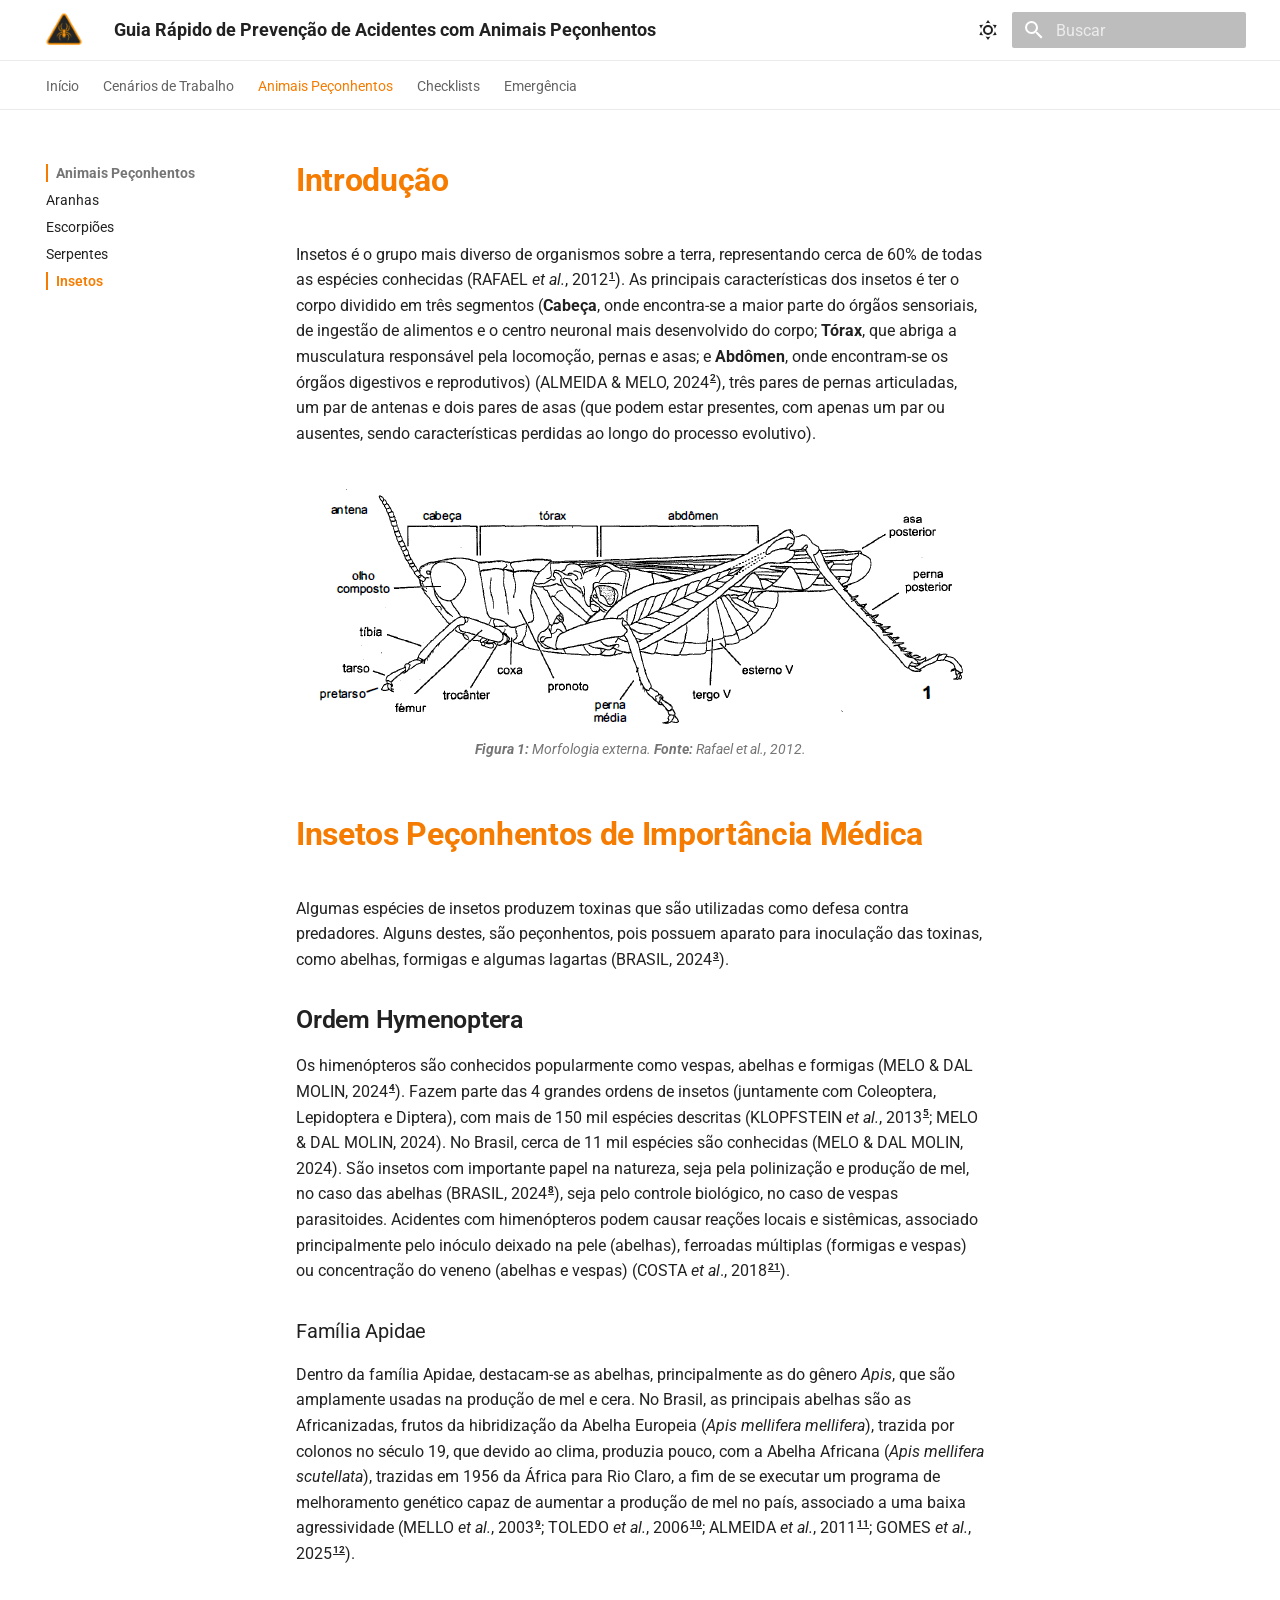
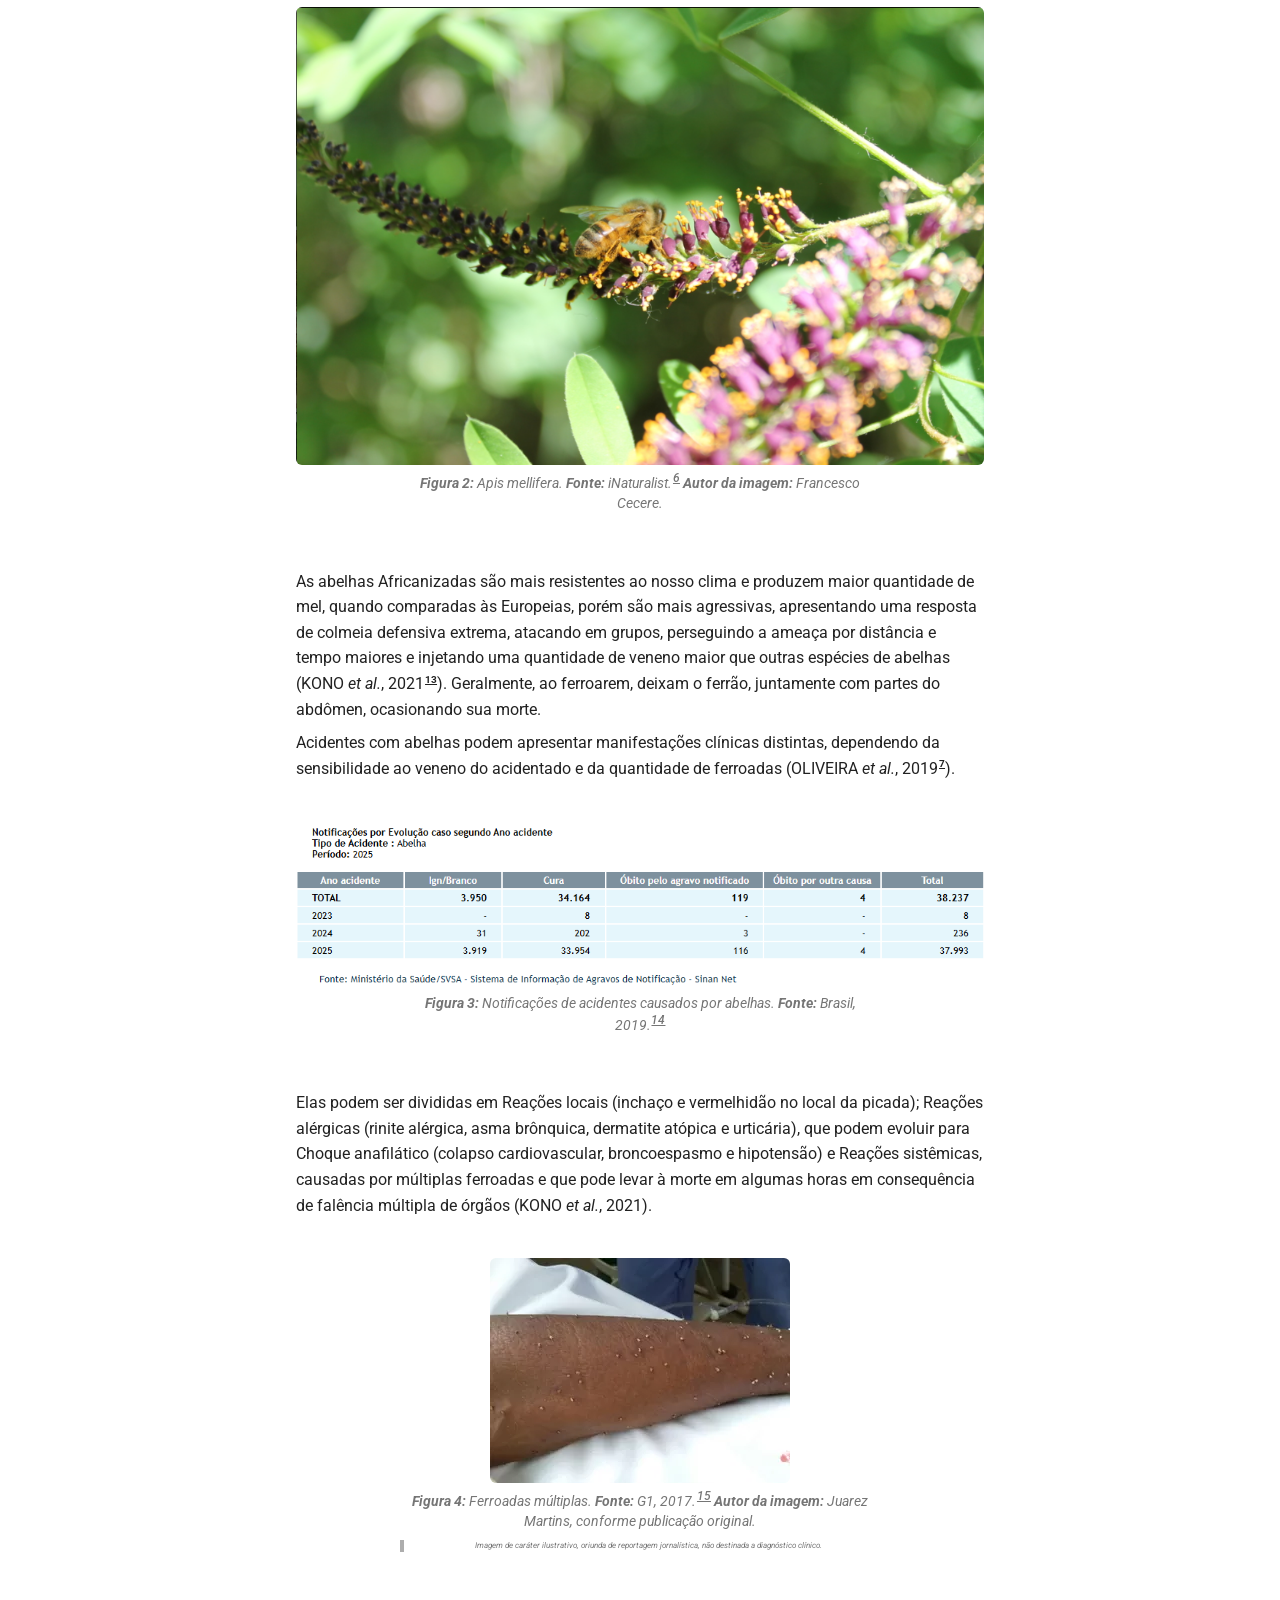
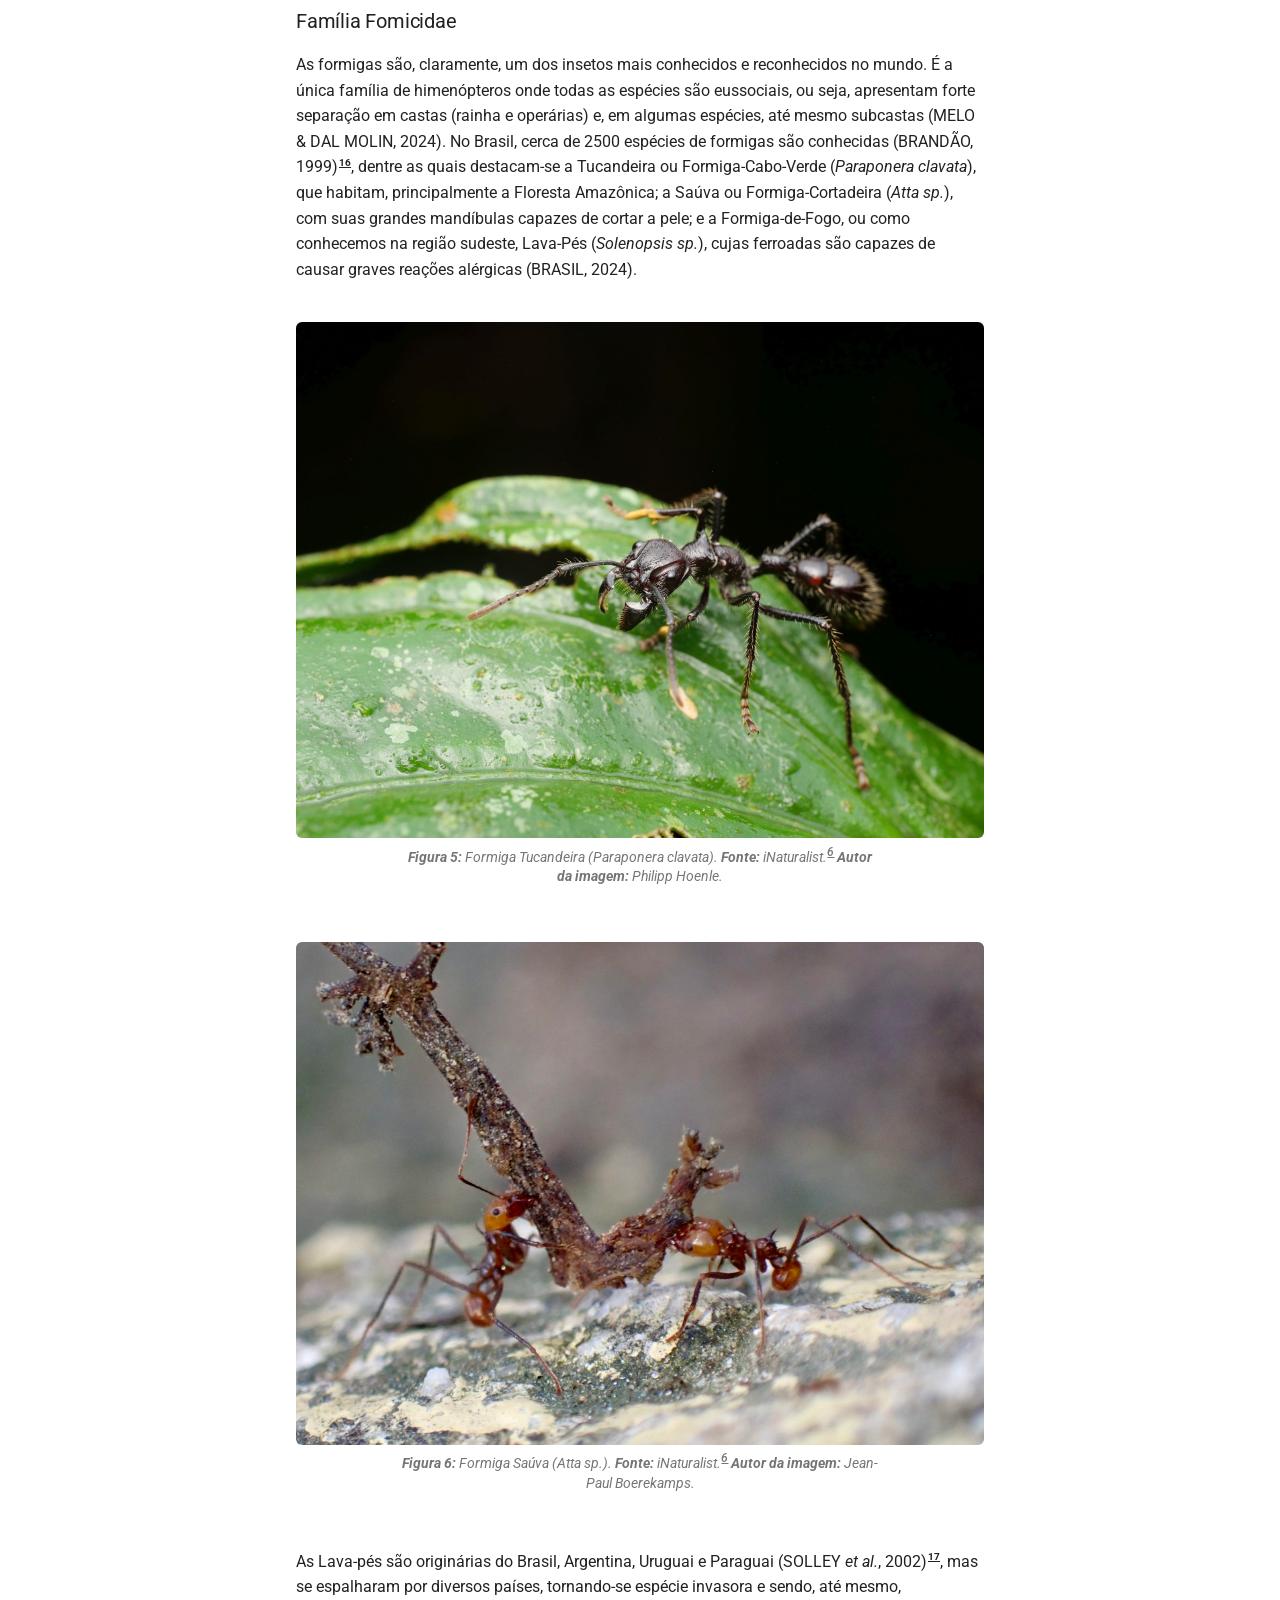
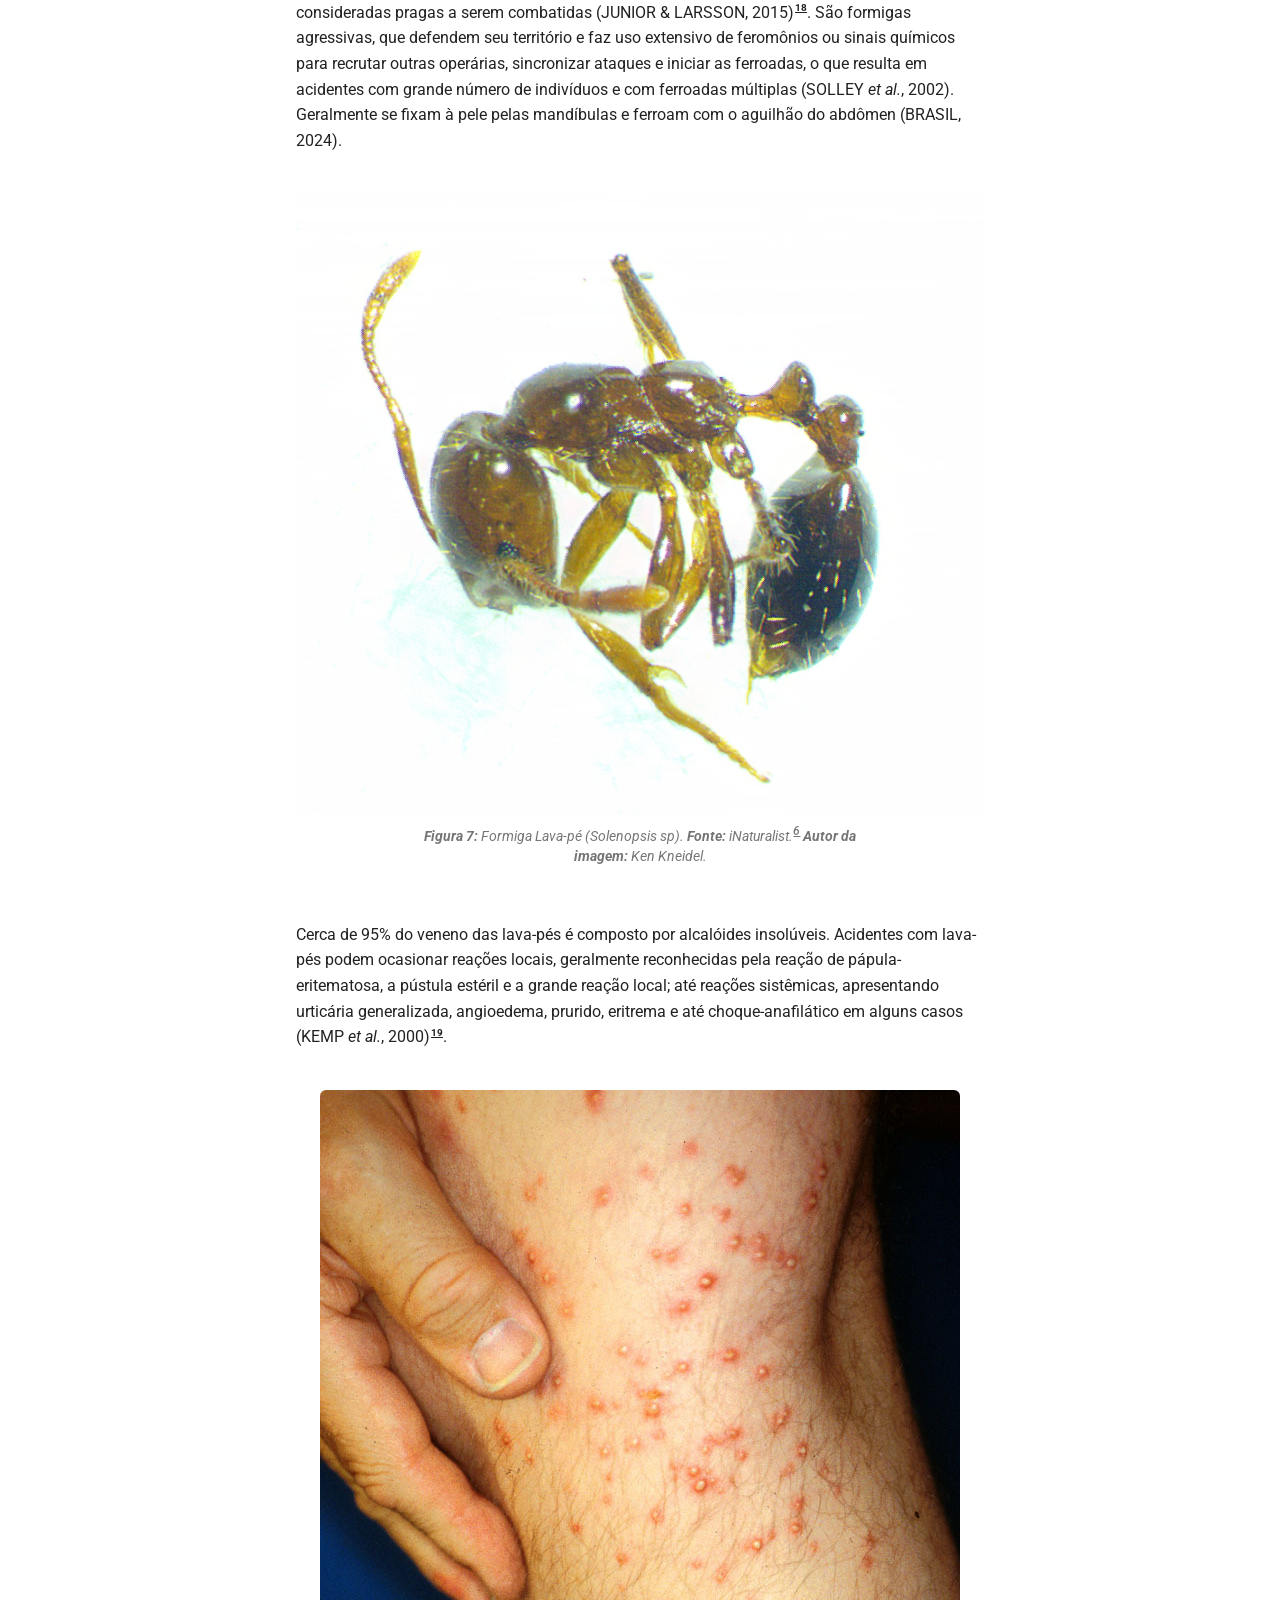
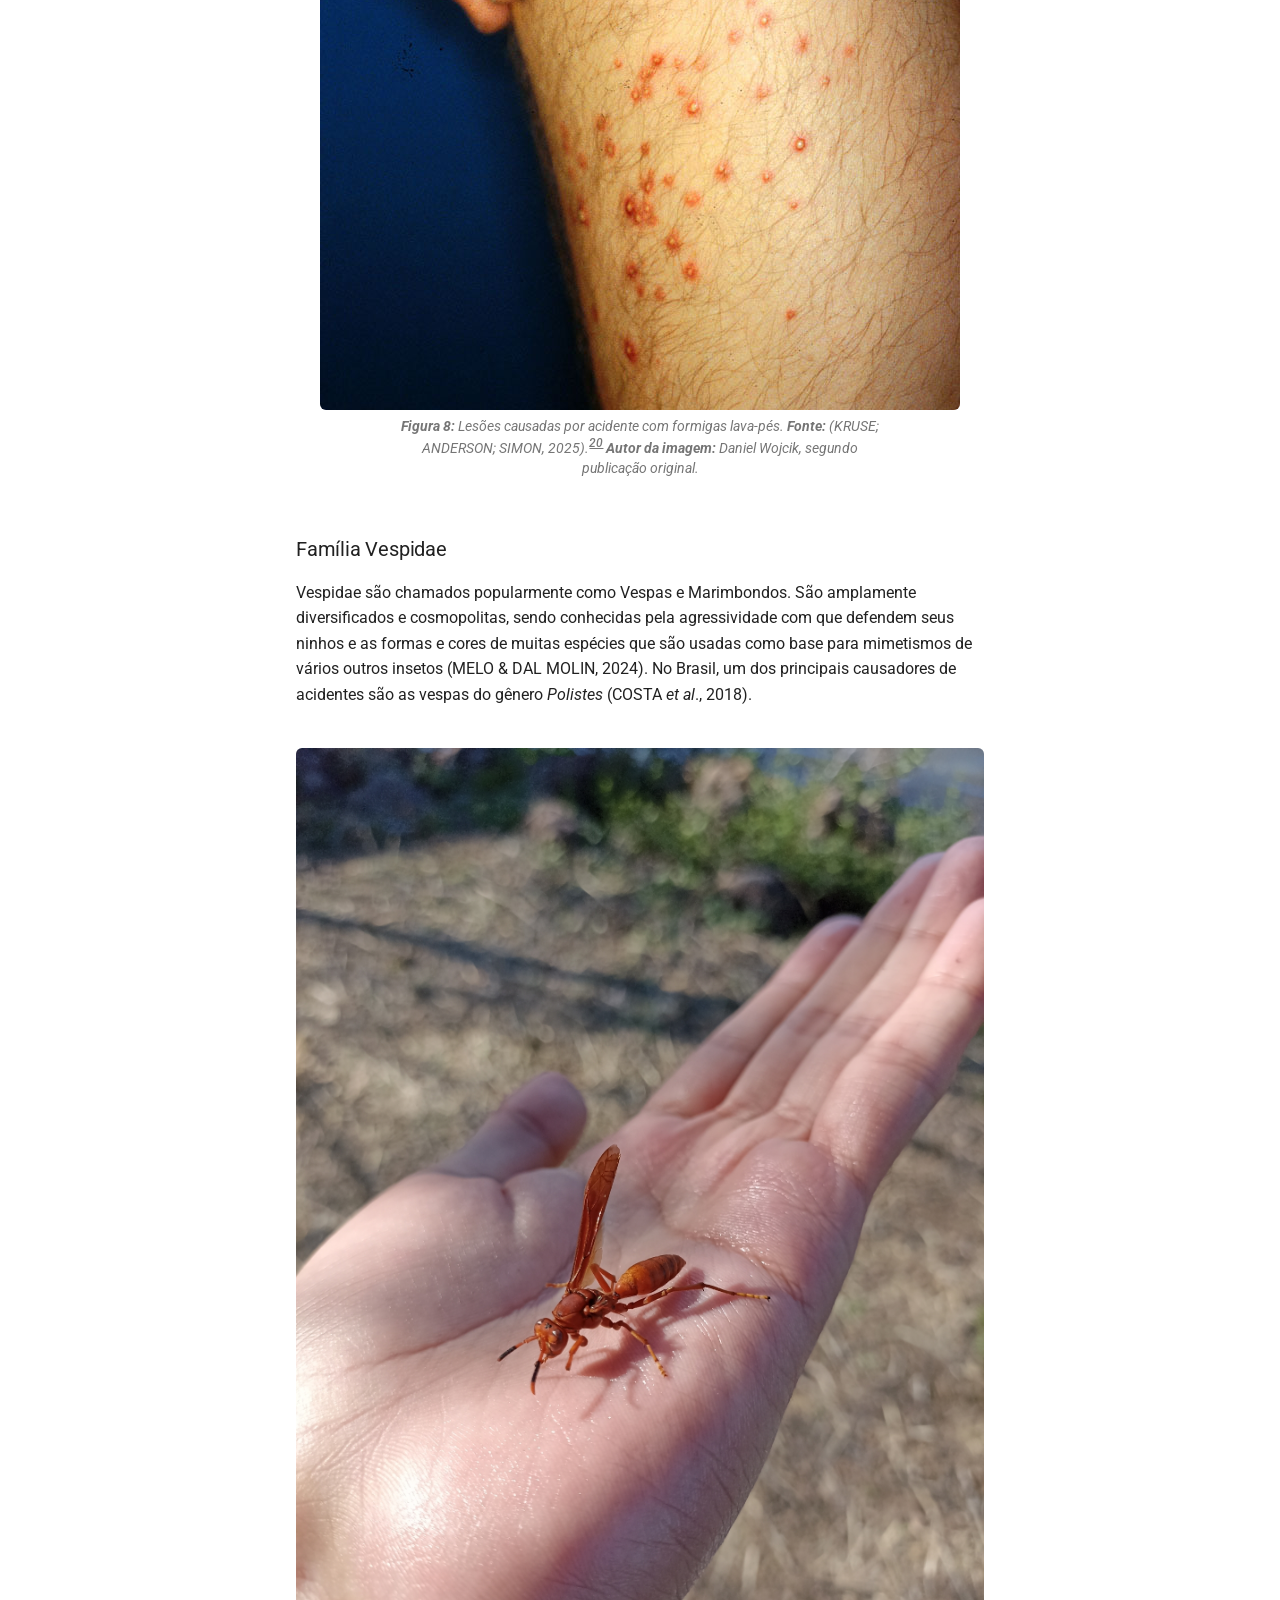
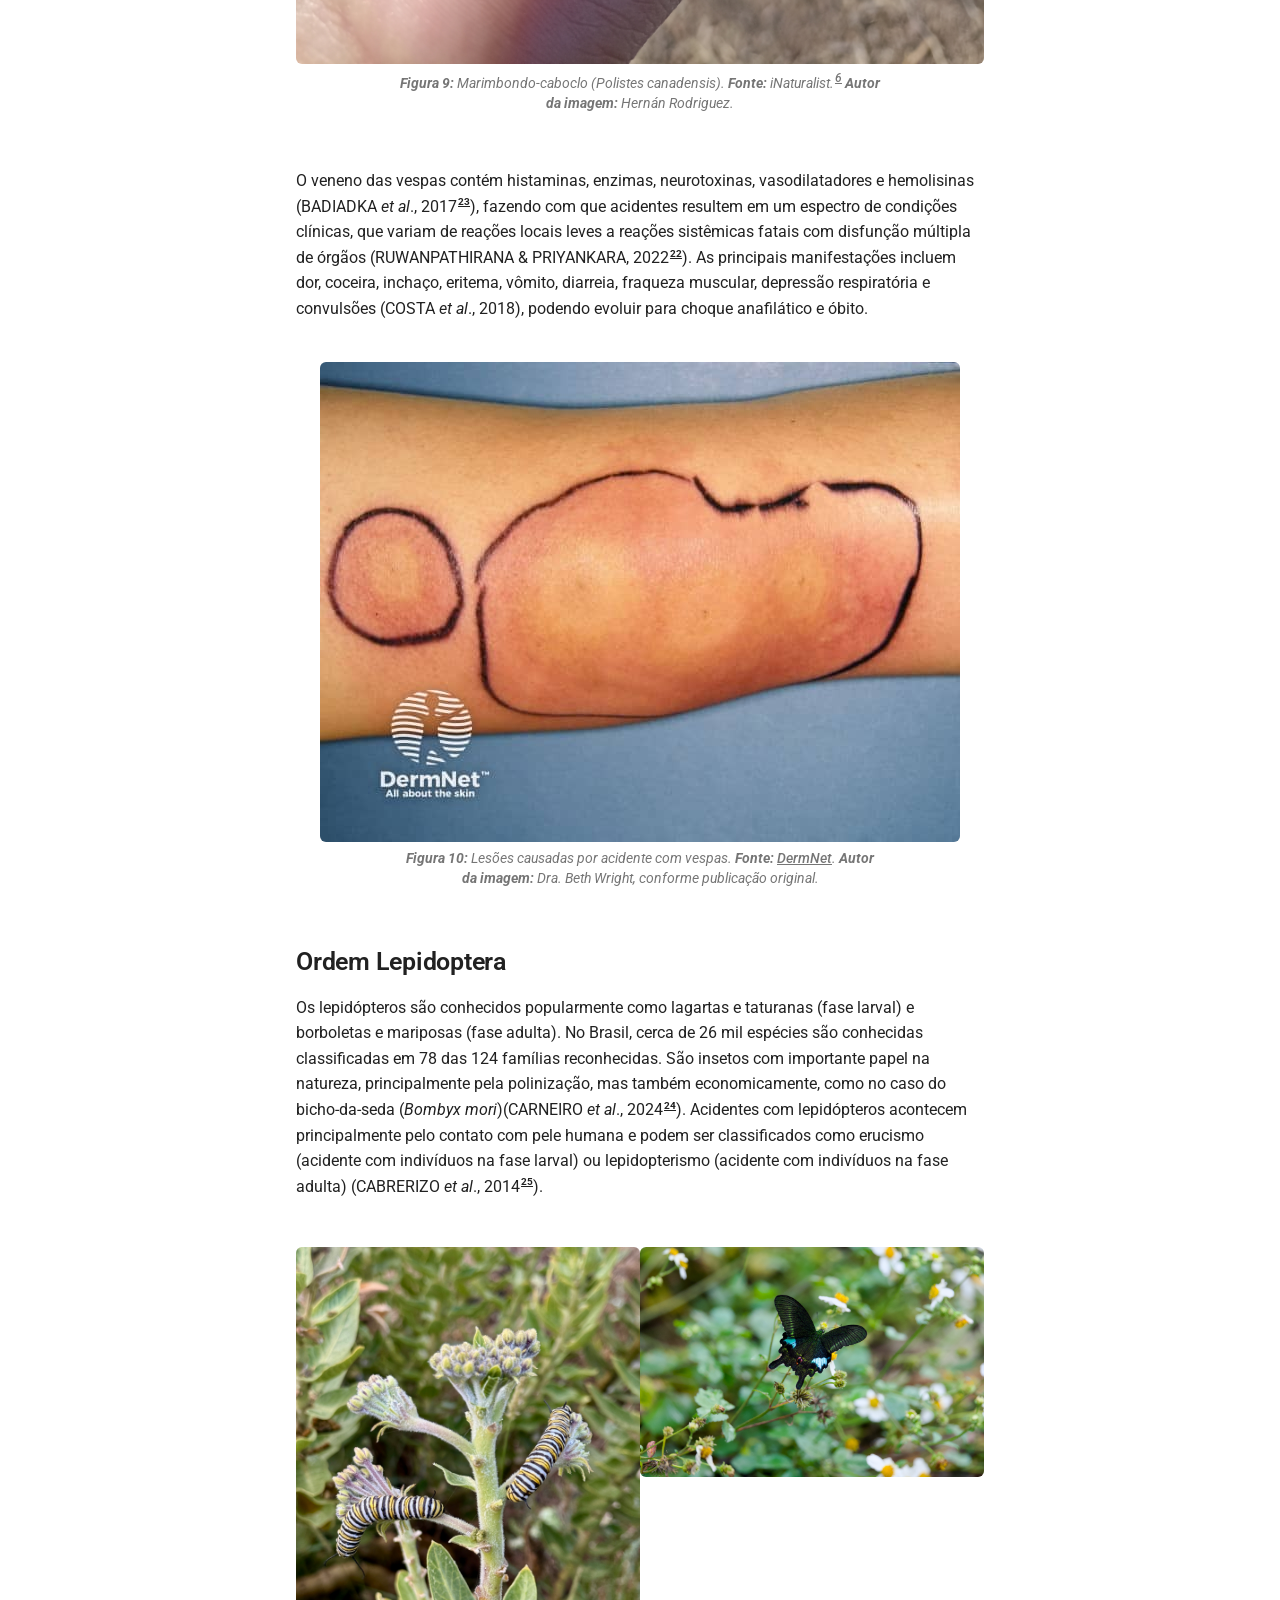
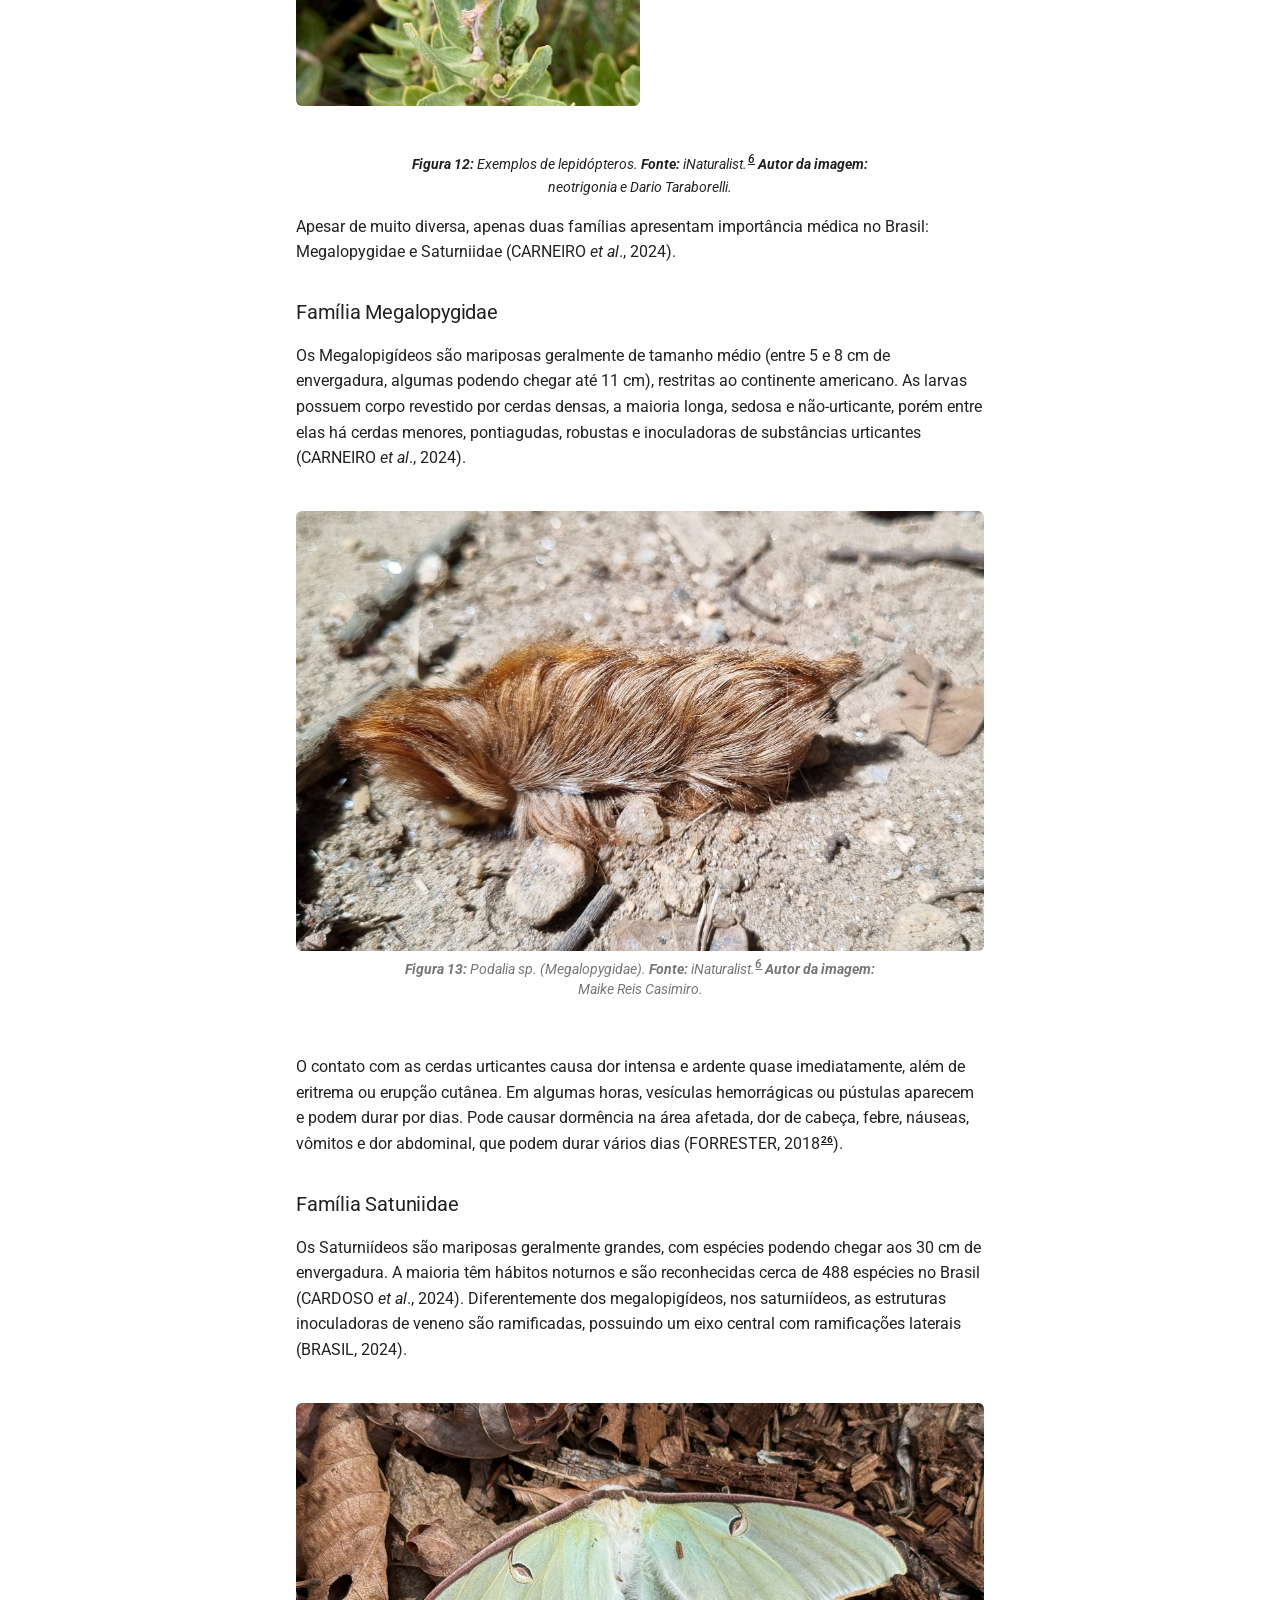
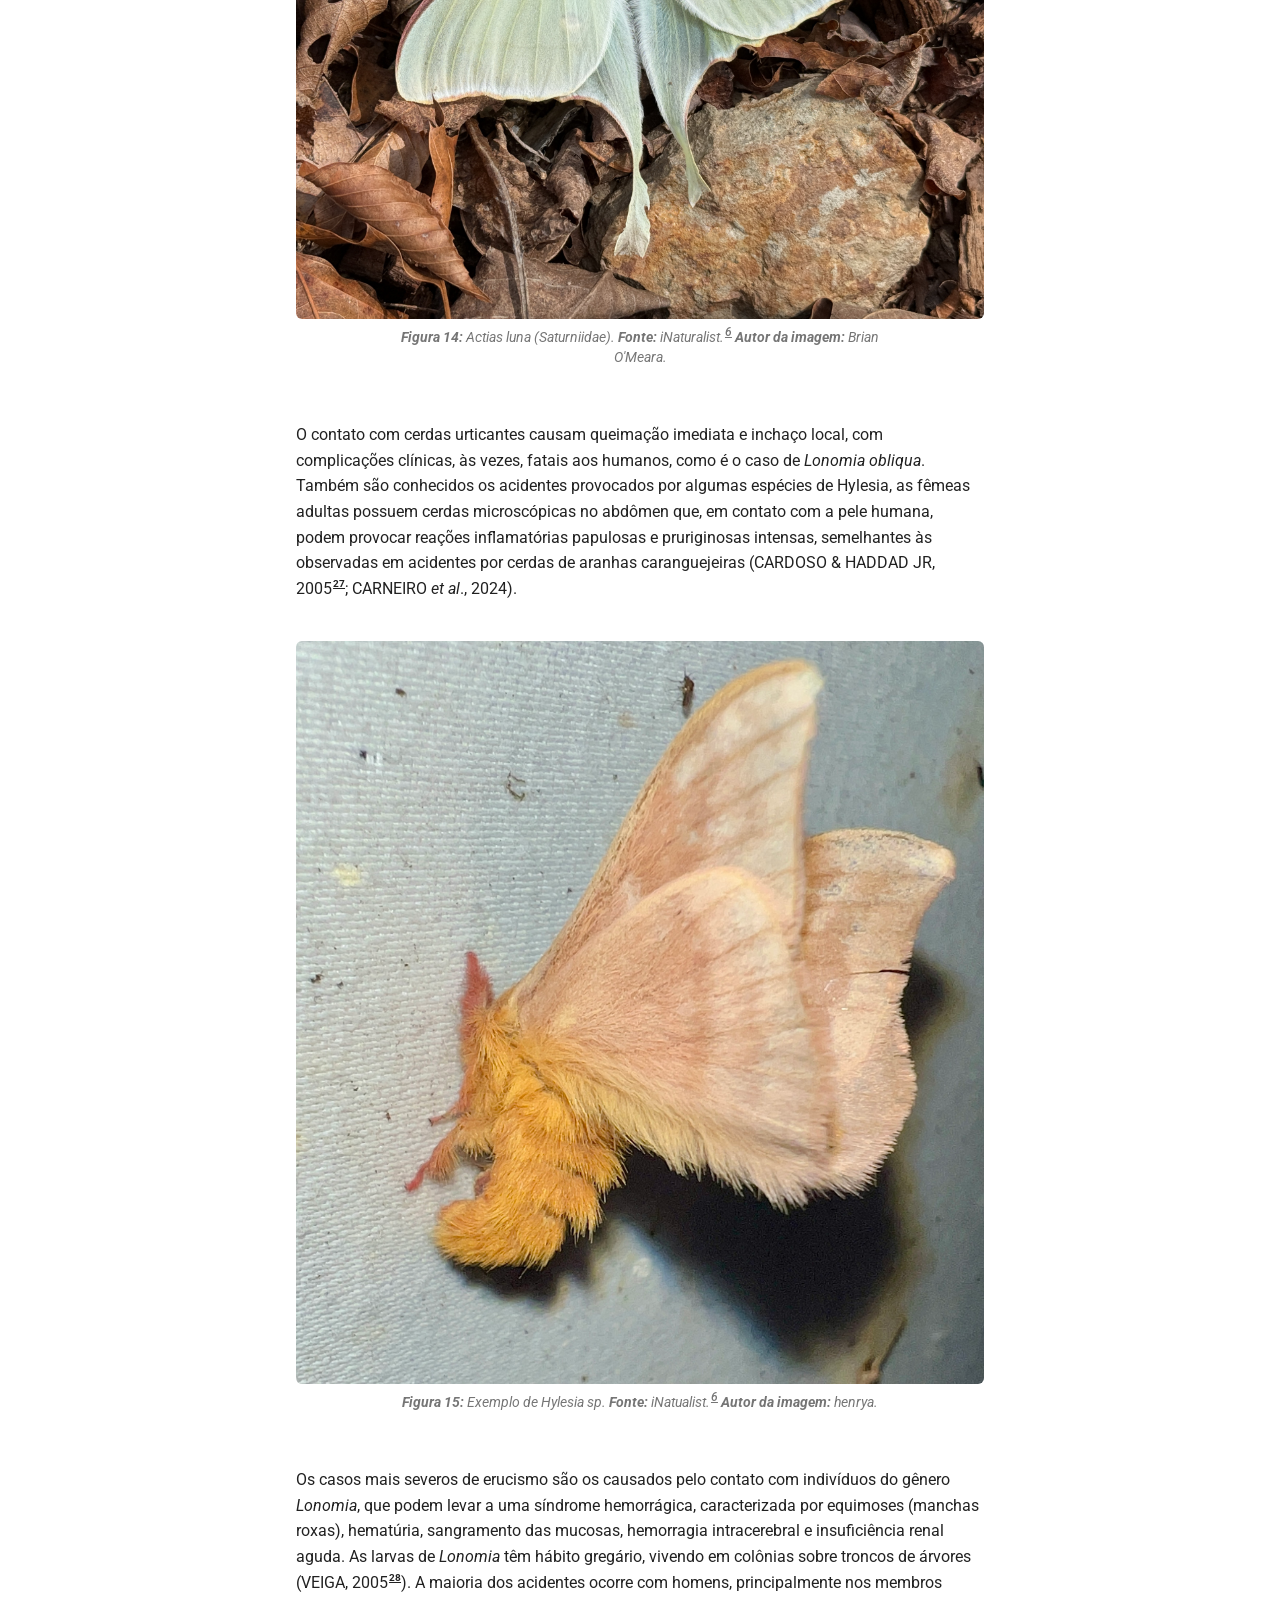
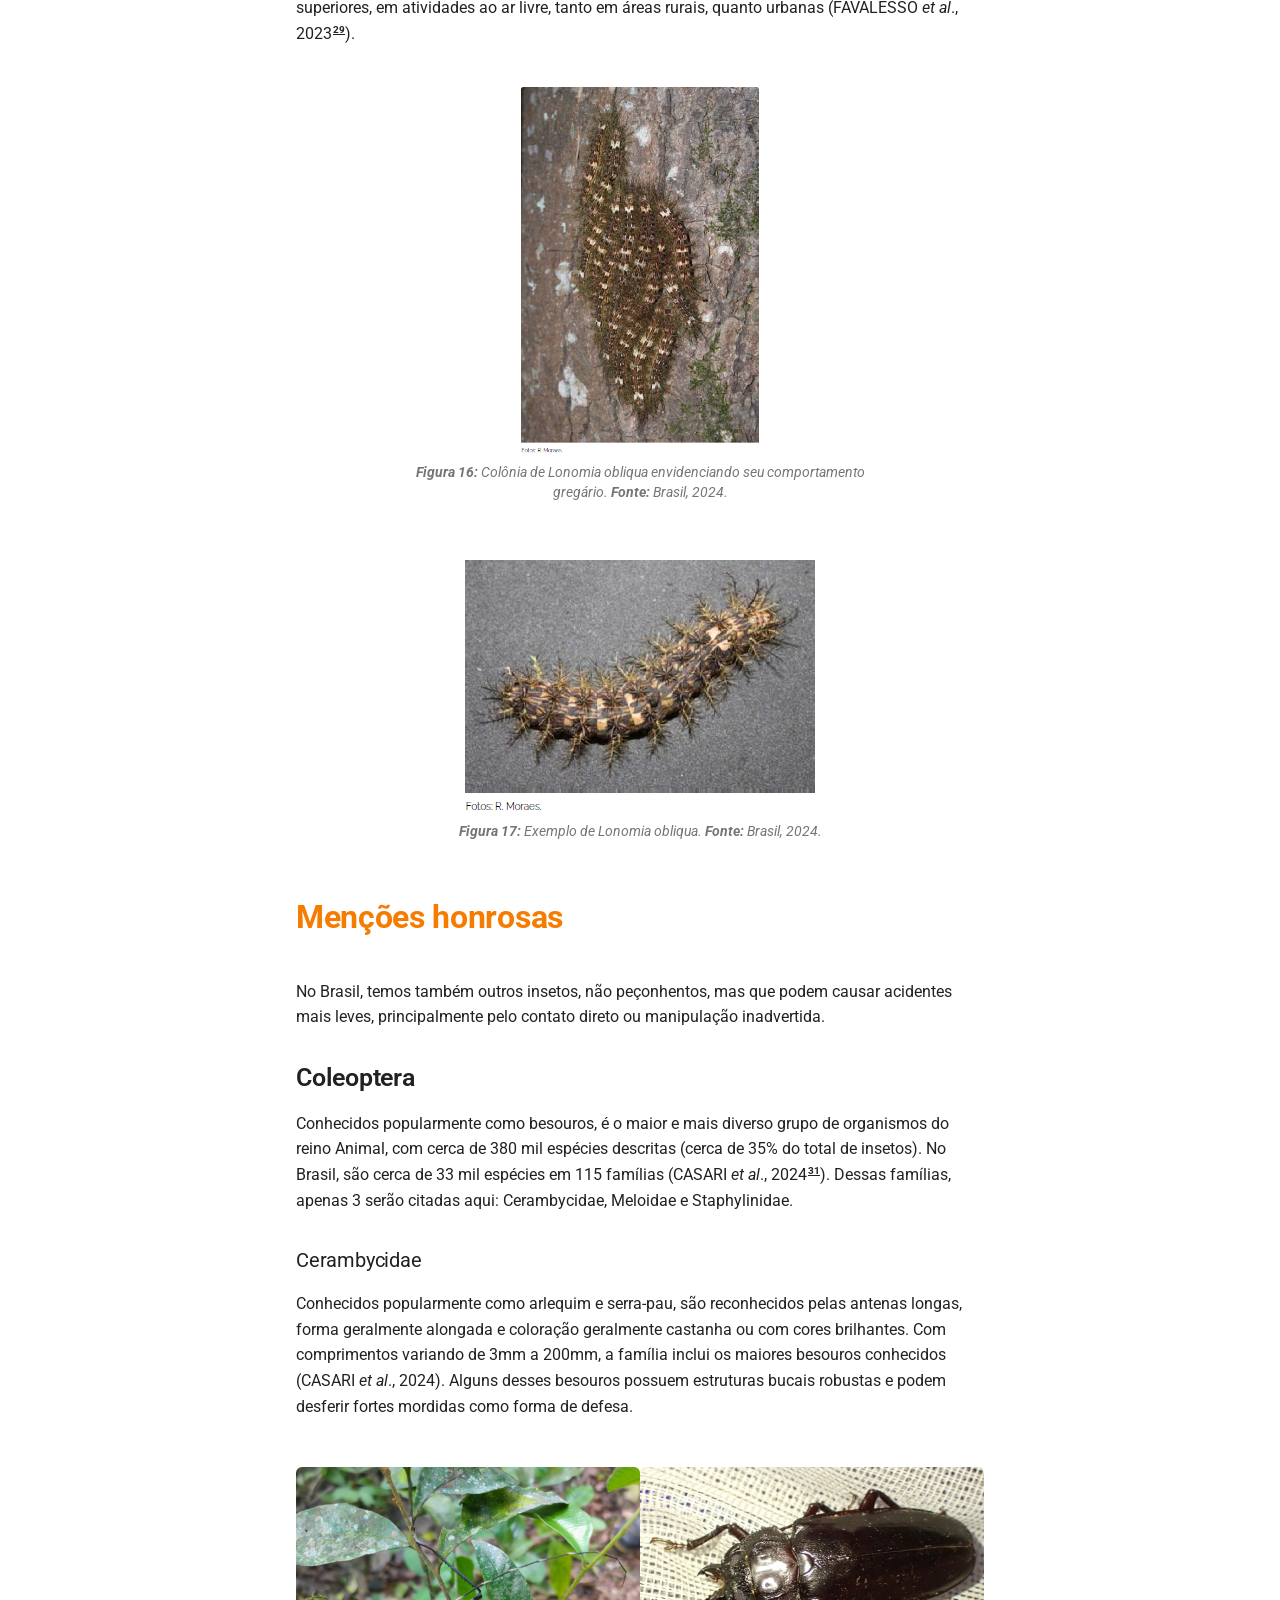
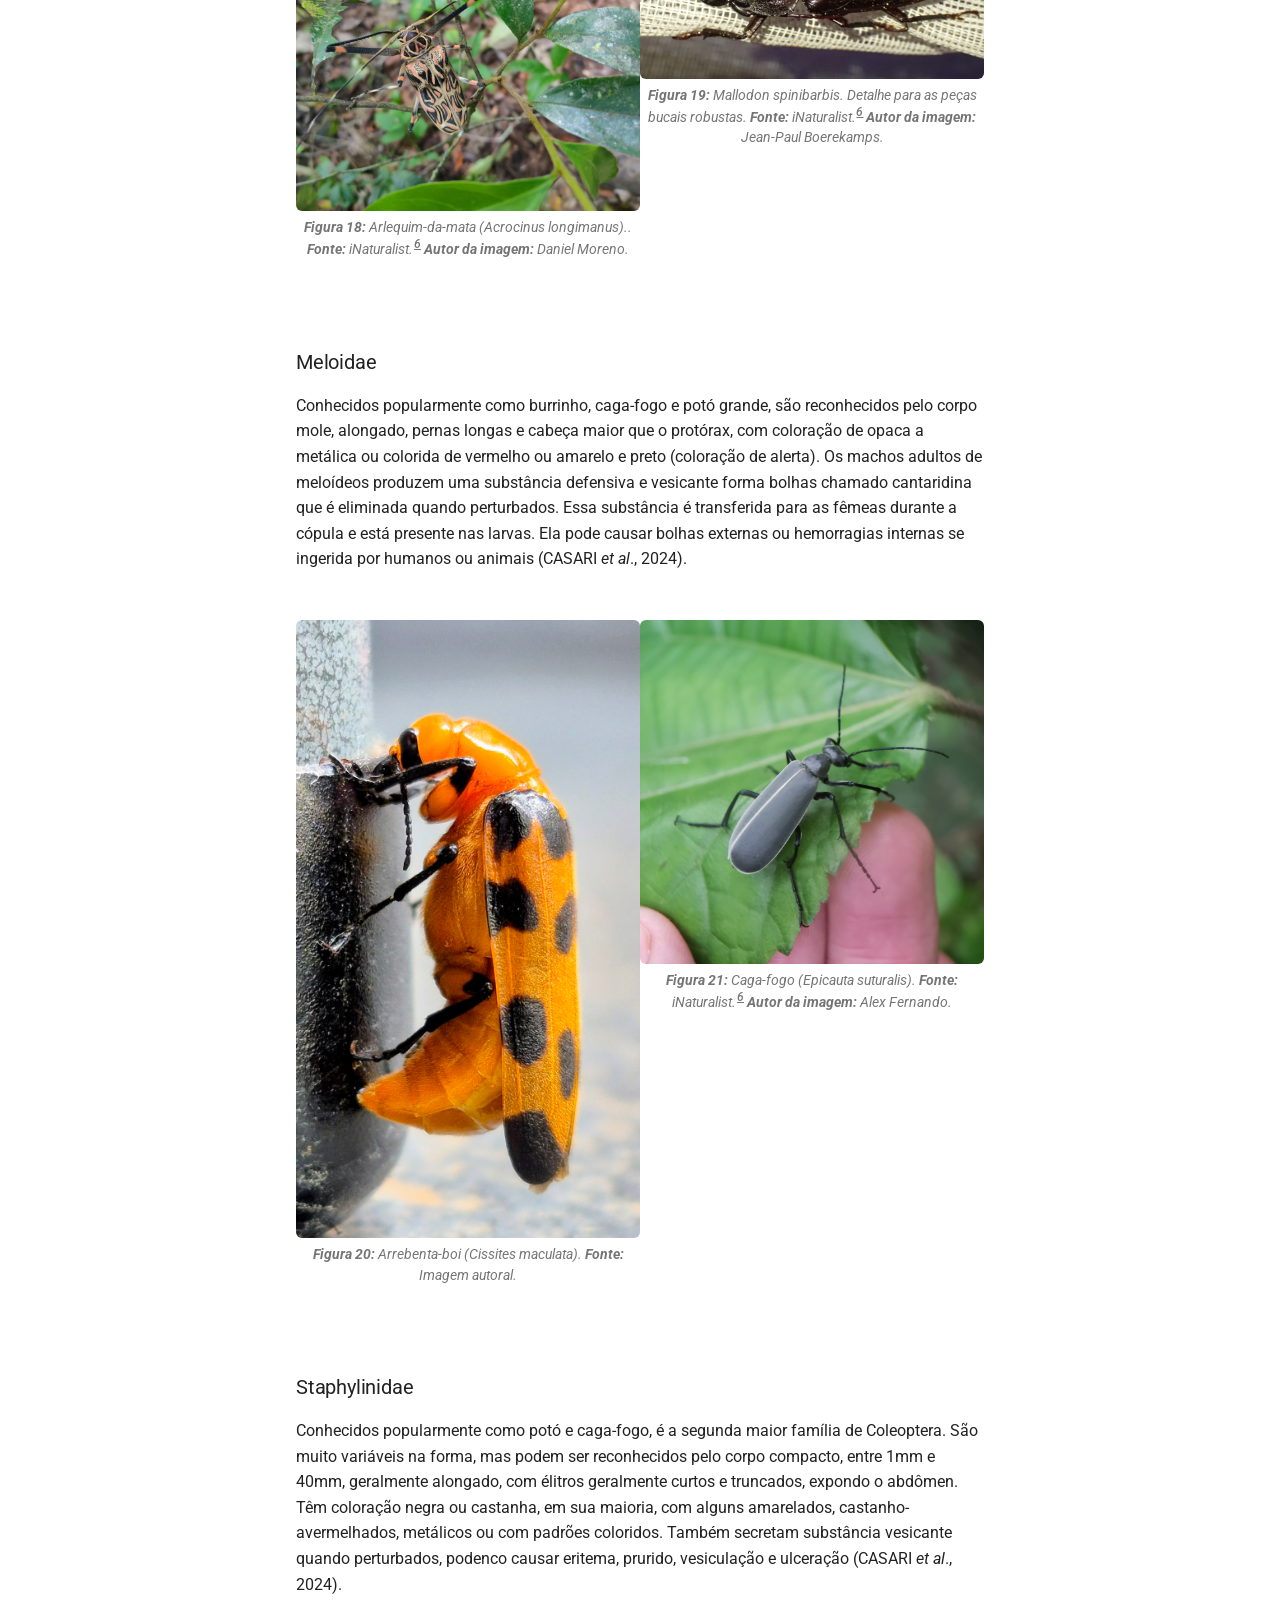
<file: animais/insetos/index.html>
<!doctype html>
<html lang="pt" class="no-js">
  <head>
    
      <meta charset="utf-8">
      <meta name="viewport" content="width=device-width,initial-scale=1">
      
        <meta name="description" content="Prevenção de acidentes com animais peçonhentos em atividades NR-33 e NR-35">
      
      
        <meta name="author" content="Life">
      
      
      
        <link rel="prev" href="../serpentes/">
      
      
        <link rel="next" href="../../checklists/antes/">
      
      
        
      
      
      <link rel="icon" href="../images/favicon.png">
      <meta name="generator" content="mkdocs-1.6.1, mkdocs-material-9.7.6">
    
    
      
        <title>Insetos - Guia Rápido de Prevenção de Acidentes com Animais Peçonhentos</title>
      
    
    
      <link rel="stylesheet" href="../../assets/stylesheets/main.484c7ddc.min.css">
      
        
        <link rel="stylesheet" href="../../assets/stylesheets/palette.ab4e12ef.min.css">
      
      


    
    
      
    
    
      
        
        
        <link rel="preconnect" href="https://fonts.gstatic.com" crossorigin>
        <link rel="stylesheet" href="https://fonts.googleapis.com/css?family=Roboto:300,300i,400,400i,700,700i%7CRoboto+Mono:400,400i,700,700i&display=fallback">
        <style>:root{--md-text-font:"Roboto";--md-code-font:"Roboto Mono"}</style>
      
    
    
      <link rel="stylesheet" href="../../stylesheets/extra.css">
    
    <script>__md_scope=new URL("../..",location),__md_hash=e=>[...e].reduce(((e,_)=>(e<<5)-e+_.charCodeAt(0)),0),__md_get=(e,_=localStorage,t=__md_scope)=>JSON.parse(_.getItem(t.pathname+"."+e)),__md_set=(e,_,t=localStorage,a=__md_scope)=>{try{t.setItem(a.pathname+"."+e,JSON.stringify(_))}catch(e){}}</script>
    
      

    
    
  </head>
  
  
    
    
      
    
    
    
    
    <body dir="ltr" data-md-color-scheme="default" data-md-color-primary="grey" data-md-color-accent="orange">
  
    
    <input class="md-toggle" data-md-toggle="drawer" type="checkbox" id="__drawer" autocomplete="off">
    <input class="md-toggle" data-md-toggle="search" type="checkbox" id="__search" autocomplete="off">
    <label class="md-overlay" for="__drawer"></label>
    <div data-md-component="skip">
      
        
        <a href="#introducao" class="md-skip">
          Pular para conteúdo
        </a>
      
    </div>
    <div data-md-component="announce">
      
    </div>
    
    
      

<header class="md-header" data-md-component="header">
  <nav class="md-header__inner md-grid" aria-label="Cabeçalho">
    <a href="../.." title="Guia Rápido de Prevenção de Acidentes com Animais Peçonhentos" class="md-header__button md-logo" aria-label="Guia Rápido de Prevenção de Acidentes com Animais Peçonhentos" data-md-component="logo">
      
  <img src="../images/logo.png" alt="logo">

    </a>
    <label class="md-header__button md-icon" for="__drawer">
      
      <svg xmlns="http://www.w3.org/2000/svg" viewBox="0 0 24 24"><path d="M3 6h18v2H3zm0 5h18v2H3zm0 5h18v2H3z"/></svg>
    </label>
    <div class="md-header__title" data-md-component="header-title">
      <div class="md-header__ellipsis">
        <div class="md-header__topic">
          <span class="md-ellipsis">
            Guia Rápido de Prevenção de Acidentes com Animais Peçonhentos
          </span>
        </div>
        <div class="md-header__topic" data-md-component="header-topic">
          <span class="md-ellipsis">
            
              Insetos
            
          </span>
        </div>
      </div>
    </div>
    
      
        <form class="md-header__option" data-md-component="palette">
  
    
    
    
    <input class="md-option" data-md-color-media="" data-md-color-scheme="default" data-md-color-primary="grey" data-md-color-accent="orange"  aria-label="Modo claro"  type="radio" name="__palette" id="__palette_0">
    
      <label class="md-header__button md-icon" title="Modo claro" for="__palette_1" hidden>
        <svg xmlns="http://www.w3.org/2000/svg" viewBox="0 0 24 24"><path d="M12 7a5 5 0 0 1 5 5 5 5 0 0 1-5 5 5 5 0 0 1-5-5 5 5 0 0 1 5-5m0 2a3 3 0 0 0-3 3 3 3 0 0 0 3 3 3 3 0 0 0 3-3 3 3 0 0 0-3-3m0-7 2.39 3.42C13.65 5.15 12.84 5 12 5s-1.65.15-2.39.42zM3.34 7l4.16-.35A7.2 7.2 0 0 0 5.94 8.5c-.44.74-.69 1.5-.83 2.29zm.02 10 1.76-3.77a7.131 7.131 0 0 0 2.38 4.14zM20.65 7l-1.77 3.79a7.02 7.02 0 0 0-2.38-4.15zm-.01 10-4.14.36c.59-.51 1.12-1.14 1.54-1.86.42-.73.69-1.5.83-2.29zM12 22l-2.41-3.44c.74.27 1.55.44 2.41.44.82 0 1.63-.17 2.37-.44z"/></svg>
      </label>
    
  
    
    
    
    <input class="md-option" data-md-color-media="" data-md-color-scheme="slate" data-md-color-primary="gray" data-md-color-accent="orange"  aria-label="Modo escuro"  type="radio" name="__palette" id="__palette_1">
    
      <label class="md-header__button md-icon" title="Modo escuro" for="__palette_0" hidden>
        <svg xmlns="http://www.w3.org/2000/svg" viewBox="0 0 24 24"><path d="m17.75 4.09-2.53 1.94.91 3.06-2.63-1.81-2.63 1.81.91-3.06-2.53-1.94L12.44 4l1.06-3 1.06 3zm3.5 6.91-1.64 1.25.59 1.98-1.7-1.17-1.7 1.17.59-1.98L15.75 11l2.06-.05L18.5 9l.69 1.95zm-2.28 4.95c.83-.08 1.72 1.1 1.19 1.85-.32.45-.66.87-1.08 1.27C15.17 23 8.84 23 4.94 19.07c-3.91-3.9-3.91-10.24 0-14.14.4-.4.82-.76 1.27-1.08.75-.53 1.93.36 1.85 1.19-.27 2.86.69 5.83 2.89 8.02a9.96 9.96 0 0 0 8.02 2.89m-1.64 2.02a12.08 12.08 0 0 1-7.8-3.47c-2.17-2.19-3.33-5-3.49-7.82-2.81 3.14-2.7 7.96.31 10.98 3.02 3.01 7.84 3.12 10.98.31"/></svg>
      </label>
    
  
</form>
      
    
    
      <script>var palette=__md_get("__palette");if(palette&&palette.color){if("(prefers-color-scheme)"===palette.color.media){var media=matchMedia("(prefers-color-scheme: light)"),input=document.querySelector(media.matches?"[data-md-color-media='(prefers-color-scheme: light)']":"[data-md-color-media='(prefers-color-scheme: dark)']");palette.color.media=input.getAttribute("data-md-color-media"),palette.color.scheme=input.getAttribute("data-md-color-scheme"),palette.color.primary=input.getAttribute("data-md-color-primary"),palette.color.accent=input.getAttribute("data-md-color-accent")}for(var[key,value]of Object.entries(palette.color))document.body.setAttribute("data-md-color-"+key,value)}</script>
    
    
    
      
      
        <label class="md-header__button md-icon" for="__search">
          
          <svg xmlns="http://www.w3.org/2000/svg" viewBox="0 0 24 24"><path d="M9.5 3A6.5 6.5 0 0 1 16 9.5c0 1.61-.59 3.09-1.56 4.23l.27.27h.79l5 5-1.5 1.5-5-5v-.79l-.27-.27A6.52 6.52 0 0 1 9.5 16 6.5 6.5 0 0 1 3 9.5 6.5 6.5 0 0 1 9.5 3m0 2C7 5 5 7 5 9.5S7 14 9.5 14 14 12 14 9.5 12 5 9.5 5"/></svg>
        </label>
        <div class="md-search" data-md-component="search" role="dialog">
  <label class="md-search__overlay" for="__search"></label>
  <div class="md-search__inner" role="search">
    <form class="md-search__form" name="search">
      <input type="text" class="md-search__input" name="query" aria-label="Buscar" placeholder="Buscar" autocapitalize="off" autocorrect="off" autocomplete="off" spellcheck="false" data-md-component="search-query" required>
      <label class="md-search__icon md-icon" for="__search">
        
        <svg xmlns="http://www.w3.org/2000/svg" viewBox="0 0 24 24"><path d="M9.5 3A6.5 6.5 0 0 1 16 9.5c0 1.61-.59 3.09-1.56 4.23l.27.27h.79l5 5-1.5 1.5-5-5v-.79l-.27-.27A6.52 6.52 0 0 1 9.5 16 6.5 6.5 0 0 1 3 9.5 6.5 6.5 0 0 1 9.5 3m0 2C7 5 5 7 5 9.5S7 14 9.5 14 14 12 14 9.5 12 5 9.5 5"/></svg>
        
        <svg xmlns="http://www.w3.org/2000/svg" viewBox="0 0 24 24"><path d="M20 11v2H8l5.5 5.5-1.42 1.42L4.16 12l7.92-7.92L13.5 5.5 8 11z"/></svg>
      </label>
      <nav class="md-search__options" aria-label="Pesquisar">
        
        <button type="reset" class="md-search__icon md-icon" title="Limpar" aria-label="Limpar" tabindex="-1">
          
          <svg xmlns="http://www.w3.org/2000/svg" viewBox="0 0 24 24"><path d="M19 6.41 17.59 5 12 10.59 6.41 5 5 6.41 10.59 12 5 17.59 6.41 19 12 13.41 17.59 19 19 17.59 13.41 12z"/></svg>
        </button>
      </nav>
      
        <div class="md-search__suggest" data-md-component="search-suggest"></div>
      
    </form>
    <div class="md-search__output">
      <div class="md-search__scrollwrap" tabindex="0" data-md-scrollfix>
        <div class="md-search-result" data-md-component="search-result">
          <div class="md-search-result__meta">
            Inicializando busca
          </div>
          <ol class="md-search-result__list" role="presentation"></ol>
        </div>
      </div>
    </div>
  </div>
</div>
      
    
    
  </nav>
  
</header>
    
    <div class="md-container" data-md-component="container">
      
      
        
          
            
<nav class="md-tabs" aria-label="Abas" data-md-component="tabs">
  <div class="md-grid">
    <ul class="md-tabs__list">
      
        
  
  
  
  
    <li class="md-tabs__item">
      <a href="../.." class="md-tabs__link">
        
  
  
    
  
  Início

      </a>
    </li>
  

      
        
  
  
  
  
    
    
      <li class="md-tabs__item">
        <a href="../../cenarios/espaco-confinado/" class="md-tabs__link">
          
  
  
    
  
  Cenários de Trabalho

        </a>
      </li>
    
  

      
        
  
  
  
    
  
  
    
    
      <li class="md-tabs__item md-tabs__item--active">
        <a href="../aranhas/" class="md-tabs__link">
          
  
  
    
  
  Animais Peçonhentos

        </a>
      </li>
    
  

      
        
  
  
  
  
    
    
      <li class="md-tabs__item">
        <a href="../../checklists/antes/" class="md-tabs__link">
          
  
  
    
  
  Checklists

        </a>
      </li>
    
  

      
        
  
  
  
  
    
    
      <li class="md-tabs__item">
        <a href="../../emergencia/fui-picado/" class="md-tabs__link">
          
  
  
    
  
  Emergência

        </a>
      </li>
    
  

      
    </ul>
  </div>
</nav>
          
        
      
      <main class="md-main" data-md-component="main">
        <div class="md-main__inner md-grid">
          
            
              
              <div class="md-sidebar md-sidebar--primary" data-md-component="sidebar" data-md-type="navigation" >
                <div class="md-sidebar__scrollwrap">
                  <div class="md-sidebar__inner">
                    


  


<nav class="md-nav md-nav--primary md-nav--lifted" aria-label="Navegação" data-md-level="0">
  <label class="md-nav__title" for="__drawer">
    <a href="../.." title="Guia Rápido de Prevenção de Acidentes com Animais Peçonhentos" class="md-nav__button md-logo" aria-label="Guia Rápido de Prevenção de Acidentes com Animais Peçonhentos" data-md-component="logo">
      
  <img src="../images/logo.png" alt="logo">

    </a>
    Guia Rápido de Prevenção de Acidentes com Animais Peçonhentos
  </label>
  
  <ul class="md-nav__list" data-md-scrollfix>
    
      
      
  
  
  
  
    <li class="md-nav__item">
      <a href="../.." class="md-nav__link">
        
  
  
  <span class="md-ellipsis">
    
  
    Início
  

    
  </span>
  
  

      </a>
    </li>
  

    
      
      
  
  
  
  
    
    
      
        
      
        
      
        
      
        
      
    
    
    
      
      
        
      
    
    
    <li class="md-nav__item md-nav__item--nested">
      
        
        
          
        
        <input class="md-nav__toggle md-toggle md-toggle--indeterminate" type="checkbox" id="__nav_2" >
        
          
          <label class="md-nav__link" for="__nav_2" id="__nav_2_label" tabindex="0">
            
  
  
  <span class="md-ellipsis">
    
  
    Cenários de Trabalho
  

    
  </span>
  
  

            <span class="md-nav__icon md-icon"></span>
          </label>
        
        <nav class="md-nav" data-md-level="1" aria-labelledby="__nav_2_label" aria-expanded="false">
          <label class="md-nav__title" for="__nav_2">
            <span class="md-nav__icon md-icon"></span>
            
  
    Cenários de Trabalho
  

          </label>
          <ul class="md-nav__list" data-md-scrollfix>
            
              
                
  
  
  
  
    <li class="md-nav__item">
      <a href="../../cenarios/espaco-confinado/" class="md-nav__link">
        
  
  
  <span class="md-ellipsis">
    
  
    Espaço Confinado (NR-33)
  

    
  </span>
  
  

      </a>
    </li>
  

              
            
              
                
  
  
  
  
    <li class="md-nav__item">
      <a href="../../cenarios/trabalho-em-altura/" class="md-nav__link">
        
  
  
  <span class="md-ellipsis">
    
  
    Trabalho em Altura (NR-35)
  

    
  </span>
  
  

      </a>
    </li>
  

              
            
              
                
  
  
  
  
    <li class="md-nav__item">
      <a href="../../cenarios/area-externa/" class="md-nav__link">
        
  
  
  <span class="md-ellipsis">
    
  
    Área Externa
  

    
  </span>
  
  

      </a>
    </li>
  

              
            
              
                
  
  
  
  
    <li class="md-nav__item">
      <a href="../../cenarios/ambiente-interno/" class="md-nav__link">
        
  
  
  <span class="md-ellipsis">
    
  
    Ambiente Interno
  

    
  </span>
  
  

      </a>
    </li>
  

              
            
          </ul>
        </nav>
      
    </li>
  

    
      
      
  
  
    
  
  
  
    
    
      
        
      
        
      
        
      
        
      
    
    
    
      
        
        
      
      
        
      
    
    
    <li class="md-nav__item md-nav__item--active md-nav__item--section md-nav__item--nested">
      
        
        
        <input class="md-nav__toggle md-toggle " type="checkbox" id="__nav_3" checked>
        
          
          <label class="md-nav__link" for="__nav_3" id="__nav_3_label" tabindex="">
            
  
  
  <span class="md-ellipsis">
    
  
    Animais Peçonhentos
  

    
  </span>
  
  

            <span class="md-nav__icon md-icon"></span>
          </label>
        
        <nav class="md-nav" data-md-level="1" aria-labelledby="__nav_3_label" aria-expanded="true">
          <label class="md-nav__title" for="__nav_3">
            <span class="md-nav__icon md-icon"></span>
            
  
    Animais Peçonhentos
  

          </label>
          <ul class="md-nav__list" data-md-scrollfix>
            
              
                
  
  
  
  
    <li class="md-nav__item">
      <a href="../aranhas/" class="md-nav__link">
        
  
  
  <span class="md-ellipsis">
    
  
    Aranhas
  

    
  </span>
  
  

      </a>
    </li>
  

              
            
              
                
  
  
  
  
    <li class="md-nav__item">
      <a href="../escorpioes/" class="md-nav__link">
        
  
  
  <span class="md-ellipsis">
    
  
    Escorpiões
  

    
  </span>
  
  

      </a>
    </li>
  

              
            
              
                
  
  
  
  
    <li class="md-nav__item">
      <a href="../serpentes/" class="md-nav__link">
        
  
  
  <span class="md-ellipsis">
    
  
    Serpentes
  

    
  </span>
  
  

      </a>
    </li>
  

              
            
              
                
  
  
    
  
  
  
    <li class="md-nav__item md-nav__item--active">
      
      <input class="md-nav__toggle md-toggle" type="checkbox" id="__toc">
      
      
        
      
      
      <a href="./" class="md-nav__link md-nav__link--active">
        
  
  
  <span class="md-ellipsis">
    
  
    Insetos
  

    
  </span>
  
  

      </a>
      
    </li>
  

              
            
          </ul>
        </nav>
      
    </li>
  

    
      
      
  
  
  
  
    
    
      
        
      
        
      
    
    
    
      
      
        
      
    
    
    <li class="md-nav__item md-nav__item--nested">
      
        
        
          
        
        <input class="md-nav__toggle md-toggle md-toggle--indeterminate" type="checkbox" id="__nav_4" >
        
          
          <label class="md-nav__link" for="__nav_4" id="__nav_4_label" tabindex="0">
            
  
  
  <span class="md-ellipsis">
    
  
    Checklists
  

    
  </span>
  
  

            <span class="md-nav__icon md-icon"></span>
          </label>
        
        <nav class="md-nav" data-md-level="1" aria-labelledby="__nav_4_label" aria-expanded="false">
          <label class="md-nav__title" for="__nav_4">
            <span class="md-nav__icon md-icon"></span>
            
  
    Checklists
  

          </label>
          <ul class="md-nav__list" data-md-scrollfix>
            
              
                
  
  
  
  
    <li class="md-nav__item">
      <a href="../../checklists/antes/" class="md-nav__link">
        
  
  
  <span class="md-ellipsis">
    
  
    Antes do Trabalho
  

    
  </span>
  
  

      </a>
    </li>
  

              
            
              
                
  
  
  
  
    <li class="md-nav__item">
      <a href="../../checklists/durante/" class="md-nav__link">
        
  
  
  <span class="md-ellipsis">
    
  
    Durante o Trabalho
  

    
  </span>
  
  

      </a>
    </li>
  

              
            
          </ul>
        </nav>
      
    </li>
  

    
      
      
  
  
  
  
    
    
      
        
      
        
      
    
    
    
      
      
        
      
    
    
    <li class="md-nav__item md-nav__item--nested">
      
        
        
          
        
        <input class="md-nav__toggle md-toggle md-toggle--indeterminate" type="checkbox" id="__nav_5" >
        
          
          <label class="md-nav__link" for="__nav_5" id="__nav_5_label" tabindex="0">
            
  
  
  <span class="md-ellipsis">
    
  
    Emergência
  

    
  </span>
  
  

            <span class="md-nav__icon md-icon"></span>
          </label>
        
        <nav class="md-nav" data-md-level="1" aria-labelledby="__nav_5_label" aria-expanded="false">
          <label class="md-nav__title" for="__nav_5">
            <span class="md-nav__icon md-icon"></span>
            
  
    Emergência
  

          </label>
          <ul class="md-nav__list" data-md-scrollfix>
            
              
                
  
  
  
  
    <li class="md-nav__item">
      <a href="../../emergencia/fui-picado/" class="md-nav__link">
        
  
  
  <span class="md-ellipsis">
    
  
    Fui Picado, e Agora?
  

    
  </span>
  
  

      </a>
    </li>
  

              
            
              
                
  
  
  
  
    <li class="md-nav__item">
      <a href="../../emergencia/contatos/" class="md-nav__link">
        
  
  
  <span class="md-ellipsis">
    
  
    Contatos de Emergência
  

    
  </span>
  
  

      </a>
    </li>
  

              
            
          </ul>
        </nav>
      
    </li>
  

    
  </ul>
</nav>
                  </div>
                </div>
              </div>
            
            
              
              <div class="md-sidebar md-sidebar--secondary" data-md-component="sidebar" data-md-type="toc" >
                <div class="md-sidebar__scrollwrap">
                  <div class="md-sidebar__inner">
                    

<nav class="md-nav md-nav--secondary" aria-label="Índice">
  
  
  
    
  
  
</nav>
                  </div>
                </div>
              </div>
            
          
          
            <div class="md-content" data-md-component="content">
              
              <article class="md-content__inner md-typeset">
                
                  



<h1 id="introducao">Introdução</h1>
<p>Insetos é o grupo mais diverso de organismos sobre a terra, representando cerca de 60% de todas as espécies conhecidas (RAFAEL <em>et al.</em>, 2012<sup id="fnref:1"><a class="footnote-ref" href="#fn:1">1</a></sup>). As principais características dos insetos é ter o corpo dividido em três segmentos (<strong>Cabeça</strong>, onde encontra-se a maior parte do órgãos sensoriais, de ingestão de alimentos e o centro neuronal mais desenvolvido do corpo; <strong>Tórax</strong>, que abriga a musculatura responsável pela locomoção, pernas e asas; e <strong>Abdômen</strong>, onde encontram-se os órgãos digestivos e reprodutivos) (ALMEIDA &amp; MELO, 2024<sup id="fnref:2"><a class="footnote-ref" href="#fn:2">2</a></sup>), três pares de pernas articuladas, um par de antenas e dois pares de asas (que podem estar presentes, com apenas um par ou ausentes, sendo características perdidas ao longo do processo evolutivo).  </p>
<figure class="base">
    <img src="../images/Morfologia-externa.png" alt="Morfologia externa">
    <figcaption>
        <p><b>Figura 1:</b> Morfologia externa. <b>Fonte:</b> Rafael <i>et al.</i>, 2012.</p>
    </figcaption>
</figure>

<h1 id="insetos-peconhentos-de-importancia-medica">Insetos Peçonhentos de Importância Médica</h1>
<p>Algumas espécies de insetos produzem toxinas que são utilizadas como defesa contra predadores. Alguns destes, são peçonhentos, pois possuem aparato para inoculação das toxinas, como abelhas, formigas e algumas lagartas (BRASIL, 2024<sup id="fnref:3"><a class="footnote-ref" href="#fn:3">3</a></sup>).  </p>
<h2 id="ordem-hymenoptera">Ordem Hymenoptera</h2>
<p>Os himenópteros são conhecidos popularmente como vespas, abelhas e formigas (MELO &amp; DAL MOLIN, 2024<sup id="fnref:4"><a class="footnote-ref" href="#fn:4">4</a></sup>). Fazem parte das 4 grandes ordens de insetos (juntamente com Coleoptera, Lepidoptera e Diptera), com mais de 150 mil espécies descritas (KLOPFSTEIN <em>et al.</em>, 2013<sup id="fnref:5"><a class="footnote-ref" href="#fn:5">5</a></sup>; MELO &amp; DAL MOLIN, 2024). No Brasil, cerca de 11 mil espécies são conhecidas (MELO &amp; DAL MOLIN, 2024). São insetos com importante papel na natureza, seja pela polinização e produção de mel, no caso das abelhas (BRASIL, 2024<sup id="fnref:8"><a class="footnote-ref" href="#fn:8">8</a></sup>), seja pelo controle biológico, no caso de vespas parasitoides. Acidentes com himenópteros podem causar reações locais e sistêmicas, associado principalmente pelo inóculo deixado na pele (abelhas), ferroadas múltiplas (formigas e vespas) ou concentração do veneno (abelhas e vespas) (COSTA <em>et al</em>., 2018<sup id="fnref:21"><a class="footnote-ref" href="#fn:21">21</a></sup>).  </p>
<h3 id="familia-apidae">Família Apidae</h3>
<p>Dentro da família Apidae, destacam-se as abelhas, principalmente as do gênero <em>Apis</em>, que são amplamente usadas na produção de mel e cera. No Brasil, as principais abelhas são as Africanizadas, frutos da hibridização da Abelha Europeia (<em>Apis mellifera mellifera</em>), trazida por colonos no século 19, que devido ao clima, produzia pouco, com a Abelha Africana (<em>Apis mellifera scutellata</em>), trazidas em 1956 da África para Rio Claro, a fim de se executar um programa de melhoramento genético capaz de aumentar a produção de mel no país, associado a uma baixa agressividade (MELLO <em>et al.</em>, 2003<sup id="fnref:9"><a class="footnote-ref" href="#fn:9">9</a></sup>; TOLEDO <em>et al.</em>, 2006<sup id="fnref:10"><a class="footnote-ref" href="#fn:10">10</a></sup>; ALMEIDA <em>et al.</em>, 2011<sup id="fnref:11"><a class="footnote-ref" href="#fn:11">11</a></sup>; GOMES <em>et al.</em>, 2025<sup id="fnref:12"><a class="footnote-ref" href="#fn:12">12</a></sup>).  </p>
<figure class="base">
    <img src="../images/Apis-mellifera.png" alt="<i>Apis mellifera</i>">
    <figcaption>
        <p><b>Figura 2:</b> <i>Apis mellifera</i>. <b>Fonte:</b> iNaturalist.<sup id="fnref:6"><a href="#fn:6">6</a></sup> <b>Autor da imagem:</b> Francesco Cecere.</p>
    </figcaption>
</figure>

<p>As abelhas Africanizadas são mais resistentes ao nosso clima e produzem maior quantidade de mel, quando comparadas às Europeias, porém são mais agressivas, apresentando uma resposta de colmeia defensiva extrema, atacando em grupos, perseguindo a ameaça por distância e tempo maiores e injetando uma quantidade de veneno maior que outras espécies de abelhas (KONO <em>et al.</em>, 2021<sup id="fnref:13"><a class="footnote-ref" href="#fn:13">13</a></sup>). Geralmente, ao ferroarem, deixam o ferrão, juntamente com partes do abdômen, ocasionando sua morte.  </p>
<p>Acidentes com abelhas podem apresentar manifestações clínicas distintas, dependendo da sensibilidade ao veneno do acidentado e da quantidade de ferroadas (OLIVEIRA <em>et al.</em>, 2019<sup id="fnref:7"><a class="footnote-ref" href="#fn:7">7</a></sup>).   </p>
<figure class="base">
    <img src="../images/Notificacoes-abelhas.png" alt="Notificações de acidentes causados por abelhas">
    <figcaption>
        <p><b>Figura 3:</b> Notificações de acidentes causados por abelhas. <b>Fonte:</b> Brasil, 2019.<sup id="fnref:14"><a href="#fn:14">14</a></sup></p>
    </figcaption>
</figure>

<p>Elas podem ser divididas em Reações locais (inchaço e vermelhidão no local da picada); Reações alérgicas (rinite alérgica, asma brônquica, dermatite atópica e urticária), que podem evoluir para Choque anafilático (colapso cardiovascular, broncoespasmo e hipotensão) e Reações sistêmicas, causadas por múltiplas ferroadas e que pode levar à morte em algumas horas em consequência de falência múltipla de órgãos (KONO <em>et al.</em>, 2021).  </p>
<figure class="base">
    <img src="../images/Lesoes-abelhas.png" alt="Ferroadas múltiplas">
    <figcaption>
        <p><b>Figura 4:</b> Ferroadas múltiplas. <b>Fonte:</b> G1, 2017.<sup id="fnref:15"><a href="#fn:15">15</a></sup> <b>Autor da imagem:</b> Juarez Martins, conforme publicação original.</p>
        <blockquote style="font-size:8px"><i>Imagem de caráter ilustrativo, oriunda de reportagem jornalística, não destinada a diagnóstico clínico.</i></blockquote>
    </figcaption>
</figure>

<h3 id="familia-fomicidae">Família Fomicidae</h3>
<p>As formigas são, claramente, um dos insetos mais conhecidos e reconhecidos no mundo. É a única família de himenópteros onde todas as espécies são eussociais, ou seja, apresentam forte separação em castas (rainha e operárias) e, em algumas espécies, até mesmo subcastas (MELO &amp; DAL MOLIN, 2024). No Brasil, cerca de 2500 espécies de formigas são conhecidas (BRANDÃO, 1999)<sup id="fnref:16"><a class="footnote-ref" href="#fn:16">16</a></sup>, dentre as quais destacam-se a Tucandeira ou Formiga-Cabo-Verde (<em>Paraponera clavata</em>), que habitam, principalmente a Floresta Amazônica; a Saúva ou Formiga-Cortadeira (<em>Atta sp.</em>), com suas grandes mandíbulas capazes de cortar a pele; e a Formiga-de-Fogo, ou como conhecemos na região sudeste, Lava-Pés (<em>Solenopsis sp.</em>), cujas ferroadas são capazes de causar graves reações alérgicas (BRASIL, 2024).  </p>
<figure class="base">
    <img src="../images/Paraponera-clavata.png" alt="Formiga Tucandeira (<i>Paraponera clavata</i>)">
    <figcaption>
        <p><b>Figura 5:</b> Formiga Tucandeira (<i>Paraponera clavata</i>). <b>Fonte:</b> iNaturalist.<sup id="fnref:6"><a href="#fn:6">6</a></sup> <b>Autor da imagem:</b> Philipp Hoenle.</p>
    </figcaption>
</figure>

<figure class="base">
    <img src="../images/Atta-sp.png" alt="Formiga Saúva (<i>Atta sp.</i>)">
    <figcaption>
        <p><b>Figura 6:</b> Formiga Saúva (<i>Atta sp.</i>). <b>Fonte:</b> iNaturalist.<sup id="fnref:6"><a href="#fn:6">6</a></sup> <b>Autor da imagem:</b> Jean-Paul Boerekamps.</p>
    </figcaption>
</figure>

<p>As Lava-pés são originárias do Brasil, Argentina, Uruguai e Paraguai (SOLLEY <em>et al.</em>, 2002)<sup id="fnref:17"><a class="footnote-ref" href="#fn:17">17</a></sup>, mas se espalharam por diversos países, tornando-se espécie invasora e sendo, até mesmo, consideradas pragas a serem combatidas (JUNIOR &amp; LARSSON, 2015)<sup id="fnref:18"><a class="footnote-ref" href="#fn:18">18</a></sup>. São formigas agressivas, que defendem seu território e faz uso extensivo de feromônios ou sinais químicos para recrutar outras operárias, sincronizar ataques e iniciar as ferroadas, o que resulta em acidentes com grande número de indivíduos e com ferroadas múltiplas (SOLLEY <em>et al.</em>, 2002). Geralmente se fixam à pele pelas mandíbulas e ferroam com o aguilhão do abdômen (BRASIL, 2024).  </p>
<figure class="base">
    <img src="../images/Solenopsis-sp.png" alt="Formiga Lava-pé (<i>Solenopsis sp</i>)">
    <figcaption>
        <p><b>Figura 7:</b> Formiga Lava-pé (<i>Solenopsis sp</i>). <b>Fonte:</b> iNaturalist.<sup id="fnref:6"><a href="#fn:6">6</a>
</sup> <b>Autor da imagem:</b> Ken Kneidel.</p>
    </figcaption>
</figure>

<p>Cerca de 95% do veneno das lava-pés é composto por alcalóides insolúveis. Acidentes com lava-pés podem ocasionar reações locais, geralmente reconhecidas pela reação de pápula-eritematosa, a pústula estéril e a grande reação local; até reações sistêmicas, apresentando urticária generalizada, angioedema, prurido, eritrema e até choque-anafilático em alguns casos (KEMP <em>et al.</em>, 2000)<sup id="fnref:19"><a class="footnote-ref" href="#fn:19">19</a></sup>.  </p>
<figure class="base">
    <img src="../images/Acidente-com-lava-pes.png" alt="Lesões causadas por acidente com formigas lava-pés">
    <figcaption>
        <p><b>Figura 8:</b> Lesões causadas por acidente com formigas lava-pés. <b>Fonte:</b> (KRUSE; ANDERSON; SIMON, 2025).<sup id="fnref:20"><a href="#fn:20">20</a></sup> <b>Autor da imagem:</b> Daniel Wojcik, segundo publicação original.</p>
    </figcaption>
</figure>

<h3 id="familia-vespidae">Família Vespidae</h3>
<p>Vespidae são chamados popularmente como Vespas e Marimbondos. São amplamente diversificados e cosmopolitas, sendo conhecidas pela agressividade com que defendem seus ninhos e as formas e cores de muitas espécies que são usadas como base para mimetismos de vários outros insetos (MELO &amp; DAL MOLIN, 2024). No Brasil, um dos principais causadores de acidentes são as vespas do gênero <em>Polistes</em> (COSTA <em>et al</em>., 2018).  </p>
<figure class="base">
    <img src="../images/Polistes.png" alt="<i>Polistes canadensis</i> - Marimbondo-caboclo">
    <figcaption>
        <p><b>Figura 9:</b> Marimbondo-caboclo (<i>Polistes canadensis</i>). <b>Fonte:</b> iNaturalist.<sup id="fnref:6"><a href="#fn:6">6</a></sup> <b>Autor da imagem:</b> Hernán Rodriguez.</p>
    </figcaption>
</figure>

<p>O veneno das vespas contém histaminas, enzimas, neurotoxinas, vasodilatadores e hemolisinas (BADIADKA <em>et al</em>., 2017<sup id="fnref:23"><a class="footnote-ref" href="#fn:23">23</a></sup>), fazendo com que acidentes resultem em um espectro de condições clínicas, que variam de reações locais leves a reações sistêmicas fatais com disfunção múltipla de órgãos (RUWANPATHIRANA &amp; PRIYANKARA, 2022<sup id="fnref:22"><a class="footnote-ref" href="#fn:22">22</a></sup>). As principais manifestações incluem dor, coceira, inchaço, eritema, vômito, diarreia, fraqueza muscular, depressão respiratória e convulsões (COSTA <em>et al</em>., 2018), podendo evoluir para choque anafilático e óbito.  </p>
<figure class="base">
    <img src="../images/Acidente-com-marimbondo.png" alt="Lesões causadas por acidente com vespas">
    <figcaption>
    <p><b>Figura 10:</b> Lesões causadas por acidente com vespas. <b>Fonte:</b> <a href="https://dermnetnz.org/topics/bee-and-wasp-stings"> DermNet</a>. <b>Autor da imagem:</b> Dra. Beth Wright, conforme publicação original.</p>
    </figcaption>
</figure>

<h2 id="ordem-lepidoptera">Ordem Lepidoptera</h2>
<p>Os lepidópteros são conhecidos popularmente como lagartas e taturanas (fase larval) e borboletas e mariposas (fase adulta). No Brasil, cerca de 26 mil espécies são conhecidas classificadas em 78 das 124 famílias reconhecidas. São insetos com importante papel na natureza, principalmente pela polinização, mas também economicamente, como no caso do bicho-da-seda (<em>Bombyx mori</em>)(CARNEIRO <em>et al</em>., 2024<sup id="fnref:24"><a class="footnote-ref" href="#fn:24">24</a></sup>). Acidentes com lepidópteros acontecem principalmente pelo contato com pele humana e podem ser classificados como erucismo (acidente com indivíduos na fase larval) ou lepidopterismo (acidente com indivíduos na fase adulta) (CABRERIZO <em>et al</em>., 2014<sup id="fnref:25"><a class="footnote-ref" href="#fn:25">25</a></sup>).  </p>
<div>
    <div style="display: flex; width: fit">
        <figure class="base">
            <img src="../images/Lagartas.png" alt="Exemplos de lepidópteros">
        </figure>
        <figure class="base">
            <img src="../images/Borboleta.png" alt="Exemplos de lepidópteros">
        </figure>
    </div>
    <figcaption style="margin-top: 0.5em; font-size: 0.9em; text-align: center;">
        <p><b>Figura 12:</b> Exemplos de lepidópteros. <b>Fonte:</b> iNaturalist.<sup id="fnref:6"><a href="#fn:6">6</a></sup> <b>Autor da imagem:</b> neotrigonia e Dario Taraborelli.</p>
    </figcaption>
</div>

<p>Apesar de muito diversa, apenas duas famílias apresentam importância médica no Brasil: Megalopygidae e Saturniidae (CARNEIRO <em>et al</em>., 2024).  </p>
<h3 id="familia-megalopygidae">Família Megalopygidae</h3>
<p>Os Megalopigídeos são mariposas geralmente de tamanho médio (entre 5 e 8 cm de envergadura, algumas podendo chegar até 11 cm), restritas ao continente americano. As larvas possuem corpo revestido por cerdas densas, a maioria longa, sedosa e não-urticante, porém entre elas há cerdas menores, pontiagudas, robustas e inoculadoras de substâncias urticantes (CARNEIRO <em>et al</em>., 2024).   </p>
<figure class="base">
    <img src="../images/Podalia.png" alt="<i>Podalia sp.</i> (Megalopygidae)">
    <figcaption>
        <p><b>Figura 13:</b> <i>Podalia sp.</i> (Megalopygidae). <b>Fonte:</b> iNaturalist.<sup id="fnref:6"><a href="#fn:6">6</a></sup> <b>Autor da imagem:</b> Maike Reis Casimiro.</p>
    </figcaption>
</figure>

<p>O contato com as cerdas urticantes causa dor intensa e ardente quase imediatamente, além de eritrema ou erupção cutânea. Em algumas horas, vesículas hemorrágicas ou pústulas aparecem e podem durar por dias. Pode causar dormência na área afetada, dor de cabeça, febre, náuseas, vômitos e dor abdominal, que podem durar vários dias (FORRESTER, 2018<sup id="fnref:26"><a class="footnote-ref" href="#fn:26">26</a></sup>).  </p>
<h3 id="familia-satuniidae">Família Satuniidae</h3>
<p>Os Saturniídeos são mariposas geralmente grandes, com espécies podendo chegar aos 30 cm de envergadura. A maioria têm hábitos noturnos e são reconhecidas cerca de 488 espécies no Brasil (CARDOSO <em>et al</em>., 2024). Diferentemente dos megalopigídeos, nos saturniídeos, as estruturas inoculadoras de veneno são ramificadas, possuindo um eixo central com ramificações laterais (BRASIL, 2024).  </p>
<figure class="base">
    <img src="../images/Saturniidae.png" alt="<i>Actias luna</i> (Saturniidae)">
    <figcaption>
        <p><b>Figura 14:</b> <i>Actias luna</i> (Saturniidae). <b>Fonte:</b> iNaturalist.<sup id="fnref:6"><a href="#fn:6">6</a></sup> <b>Autor da imagem:</b> Brian O'Meara.</p>
    </figcaption>
</figure>

<p>O contato com cerdas urticantes causam queimação imediata e inchaço local, com complicações clínicas, às vezes, fatais aos humanos, como é o caso de <em>Lonomia obliqua</em>. Também são conhecidos os acidentes provocados por algumas espécies de Hylesia, as fêmeas adultas possuem cerdas microscópicas no abdômen que, em contato com a pele humana, podem provocar reações inflamatórias papulosas e pruriginosas intensas, semelhantes às observadas em acidentes por cerdas de aranhas caranguejeiras (CARDOSO &amp; HADDAD JR, 2005<sup id="fnref:27"><a class="footnote-ref" href="#fn:27">27</a></sup>; CARNEIRO <em>et al</em>., 2024).  </p>
<figure class="base">
    <img src="../images/Hylesia-sp.png" alt="Exemplo de <i>Hylesia sp.</i>">
    <figcaption>
        <p><b>Figura 15:</b> Exemplo de <i>Hylesia sp</i>. <b>Fonte:</b> iNatualist.<sup id="fnref:6"><a href="#fn:6">6</a></sup><b> Autor da imagem:</b> henrya.</p>
    </figcaption>
</figure>

<p>Os casos mais severos de erucismo são os causados pelo contato com indivíduos do gênero <em>Lonomia</em>, que podem levar a uma síndrome hemorrágica, caracterizada por equimoses (manchas roxas), hematúria, sangramento das mucosas, hemorragia intracerebral e insuficiência renal aguda. As larvas de <em>Lonomia</em> têm hábito gregário, vivendo em colônias sobre troncos de árvores (VEIGA, 2005<sup id="fnref:28"><a class="footnote-ref" href="#fn:28">28</a></sup>). A maioria dos acidentes ocorre com homens, principalmente nos membros superiores, em atividades ao ar livre, tanto em áreas rurais, quanto urbanas (FAVALESSO <em>et al</em>., 2023<sup id="fnref:29"><a class="footnote-ref" href="#fn:29">29</a></sup>).  </p>
<div style="display: block; width: auto">
    <figure class="base">
        <img src="../images/Colonia-lonomia.png" alt="Colônia de <i>Lonomia obliqua</i> envidenciando seu comportamento gregário" style="width: 50%">
        <figcaption>
            <p><b>Figura 16:</b> Colônia de <i>Lonomia obliqua</i> envidenciando seu comportamento gregário. <b>Fonte:</b> Brasil, 2024.</p>
        </figcaption>
    </figure>
    <figure class="base">
        <img src="../images/Lonomia-obliqua.png" alt="Exemplo de <i>Lonomia obliqua</i>">
        <figcaption>
            <p><b>Figura 17:</b> Exemplo de <i>Lonomia obliqua</i>. <b>Fonte:</b> Brasil, 2024.</p>
        </figcaption>
    </figure>
</div>

<h1 id="mencoes-honrosas">Menções honrosas</h1>
<p>No Brasil, temos também outros insetos, não peçonhentos, mas que podem causar acidentes mais leves, principalmente pelo contato direto ou manipulação inadvertida.  </p>
<h2 id="coleoptera">Coleoptera</h2>
<p>Conhecidos popularmente como besouros, é o maior e mais diverso grupo de organismos do reino Animal, com cerca de 380 mil espécies descritas (cerca de 35% do total de insetos). No Brasil, são cerca de 33 mil espécies em 115 famílias (CASARI <em>et al</em>., 2024<sup id="fnref:31"><a class="footnote-ref" href="#fn:31">31</a></sup>). Dessas famílias, apenas 3 serão citadas aqui: Cerambycidae, Meloidae e Staphylinidae.  </p>
<h3 id="cerambycidae">Cerambycidae</h3>
<p>Conhecidos popularmente como arlequim e serra-pau, são reconhecidos pelas antenas longas, forma geralmente alongada e coloração geralmente castanha ou com cores brilhantes. Com comprimentos variando de 3mm a 200mm, a família inclui os maiores besouros conhecidos (CASARI <em>et al</em>., 2024). Alguns desses besouros possuem estruturas bucais robustas e podem desferir fortes mordidas como forma de defesa.  </p>
<div style="display: flex; width: auto">
    <figure class="base">
        <img src="../images/Arlequim-da-mata.png" alt="Arlequim-da-mata (<i>Acrocinus longimanus</i>).">
        <figcaption>
            <p><b>Figura 18:</b> Arlequim-da-mata (<i>Acrocinus longimanus</i>).. <b>Fonte:</b> iNaturalist.<sup id="fnref:6"><a href="#fn:6">6</a></sup> <b>Autor da imagem:</b> Daniel Moreno.</p>
        </figcaption>
    </figure>
    <figure class="base">
        <img src="../images/Serra-pau.png" alt="<i>Mallodon spinibarbis</i>. Detalhe para as peças bucais robustas">
        <figcaption>
            <p><b>Figura 19:</b> <i>Mallodon spinibarbis</i>. Detalhe para as peças bucais robustas. <b>Fonte:</b> iNaturalist.<sup id="fnref:6"><a href="#fn:6">6</a></sup> <b>Autor da imagem:</b> Jean-Paul Boerekamps.</p>
        </figcaption>
    </figure>
</div>

<h3 id="meloidae">Meloidae</h3>
<p>Conhecidos popularmente como burrinho, caga-fogo e potó grande, são reconhecidos pelo corpo mole, alongado, pernas longas e cabeça maior que o protórax, com coloração de opaca a metálica ou colorida de vermelho ou amarelo e preto (coloração de alerta). Os machos adultos de meloídeos produzem uma substância defensiva e vesicante forma bolhas chamado cantaridina que é eliminada quando perturbados. Essa substância é transferida para as fêmeas durante a cópula e está presente nas larvas. Ela pode causar bolhas externas ou hemorragias internas se ingerida por humanos ou animais (CASARI <em>et al</em>., 2024).  </p>
<div style="display:flex; width: auto">
    <figure class="base">
        <img src="../images/Arrebenta-boi.png" alt="Arrebenta-boi (<i>Cissites maculata</i>)">
        <figcaption>
            <p><b>Figura 20:</b> Arrebenta-boi (<i>Cissites maculata</i>). <b>Fonte:</b> Imagem autoral.</p>
        </figcaption>
    </figure>
    <figure class="base">
        <img src="../images/Caga-fogo.png" alt="Caga-fogo (<i>Epicauta suturalis</i>)">
        <figcaption>
            <p><b>Figura 21:</b> Caga-fogo (<i>Epicauta suturalis</i>). <b>Fonte:</b> iNaturalist.<sup id="fnref:6"><a href="#fn:6">6</a></sup> <b>Autor da imagem:</b> Alex Fernando.</p>
        </figcaption>
    </figure>
</div>

<h3 id="staphylinidae">Staphylinidae</h3>
<p>Conhecidos popularmente como potó e caga-fogo, é a segunda maior família de Coleoptera. São muito variáveis na forma, mas podem ser reconhecidos pelo corpo compacto, entre 1mm e 40mm, geralmente alongado, com élitros geralmente curtos e truncados, expondo o abdômen. Têm coloração negra ou castanha, em sua maioria, com alguns amarelados, castanho-avermelhados, metálicos ou com padrões coloridos. Também secretam substância vesicante quando perturbados, podenco causar eritema, prurido, vesiculação e ulceração (CASARI <em>et al</em>., 2024).  </p>
<div style="display:grid; grid-template-columns: 50% 50%">
    <figure class="base">
        <img src="../images/Poto.png" alt="Potó (gênero <i>Paederus</i>)">
        <figcaption>
            <p><b>Figura 22:</b> Potó (gênero <i>Paederus</i>). <b>Fonte:</b> iNaturalist.<sup id="fnref:6"><a href="#fn:6">6</a></sup> <b>Autor da imagem:</b> ruebezahl.</p>
        </figcaption>
    </figure>
    <figure class="base">
        <img src="../images/Acidente-com-poto.png" alt="Acidente causado por potó">
        <figcaption>
            <p><b>Figura 23:</b> Acidente causado por potó. <b>Fonte:</b> <a href="https://dermnetnz.org/imagedetail/15295-blistering-due-to-blister-beetle"> DermNet</a>
            <b>Autor da imagem:</b> Jenna Limmer.</p>
        </figcaption>
    </figure>
</div>

<h2 id="hemiptera">Hemiptera</h2>
<p>A ordem Hemiptera é tão diversa que recebe vários nomes populares, de acordo com a subordem. São conhecidas mais 106 mil espécies, distribuídas em 4 subordens. Das 4, apenas 3 são descritas no Brasil. Podem ser reconhecidos principalmente pelo aparelho bucal picador-sugador (GRAZIA <em>et al</em>., 2024<sup id="fnref:32"><a class="footnote-ref" href="#fn:32">32</a></sup>).   </p>
<h3 id="belostomatidae">Belostomatidae</h3>
<p>Popularmente conhecidas como baratas-d'água, são grandes, variando de 10mm a 130mm. Sua forma corporal varia de oval a alongada e achatada dorso-ventralmente. Possui coloração que varia de verde a castano. São facilmente reconhecidas pela perna anterior raptorial e as médias e posteriores em forma de remo, adaptadas para natação. Bons nadadores, predadores de tocaia, podendo predar peixes e anfíbios maiores que eles mesmos (GRAZIA <em>et al</em>., 2024). Habitam águas paradas e lentas e podem migrar para piscinas, atraídos por fontes luminosas. Eventualmente desferem picadas em pessoas que entram nesses corpos d'água (BRASIL, 2024).  </p>
<figure class="base">
    <img src="../images/Belostomatidae.png" alt="Barata d'água (<i>Belostoma sp</i>. Vistas dorsal e lateral. Detalhe para as pernas raptoriais e peça bucal picadora-sugadora">
    <figcaption>
        <p><b>Figura 24:</b> Barata d'água (<i>Belostoma sp</i>). Vistas dorsal e lateral. Detalhe para as pernas raptoriais e peça bucal picadora-sugadora. <b>Fonte:</b> Brasil, 2024.</p>
    </figcaption>
</figure>

<h3 id="reduviidae">Reduviidae</h3>
<p>Popularmente conhecidos como barbeiros, é considerada a segunda maior família de Hemiptera, com cerca de 7000 espécies (cerca de 11% dessas, descritas no Brasil). Todos são predadores de outros artrópodes, com exceção dos triatomíneos, que são hematófagos. Estes, são considerados de importância médica por serem vetores do protozoário <em>Tripanossoma cruzi</em>, causador da Doença de Chagas. Estudos mostram que a Doença de Chagas já existia como uma doença de animais silvestres há milhões de anos, mas a perda do hábitat natural dos triatomíneos, fez com que algumas espécies desses insetos passassem a viver em habitações humanas, causando acidentes (GRAZIA <em>et al</em>., 2024).  </p>
<figure class="base">
    <img src="../images/Barbeiro.png" alt="Barbeiro (<i>Triatoma infestans</i>)">
    <figcaption>
        <p><b>Figura 25:</b> Barbeiro (<i>Triatoma infestans</i>). <b>Fonte:</b> iNaturalist.<sup id="fnref:6"><a href="#fn:6">6</a></sup> <b>Autor da imagem:</b> Evaristo Santos Ortega.</p>
    </figcaption>
</figure>

<h2 id="diptera">Diptera</h2>
<p>Conhecidos popularmente como moscas, mosquitos, mutucas, pernilongos, entre outros, dependendo do grupo, é uma das quatro ordens megadiversas de insetos. São reconhecidas por um par de asas (segundo par reduzido a halteres), adultos com peças bucais sugadoras, frequentemente adaptadas para perfurar. No Brasil, são descritas cerca de 11800 espécies, muitas delas, de importância médica, veterinária ou agrícola, seja por serem vetores de doenças ou pragas de plantações (CARVALHO <em>et al</em>., 2024<sup id="fnref:33"><a class="footnote-ref" href="#fn:33">33</a></sup>).   </p>
<div style="display: grid; grid-template-columns: 50% 50%">
    <figure class="base">
        <img src="../images/Aedes.png" alt="Mosquito-da-dengue (<i>Aedes aegypti</i>)">
        <figcaption>
            <p><b>Figura 26:</b> Mosquito-da-dengue (<i>Aedes aegypti</i>). <b>Fonte:</b> iNaturalist.<sup id="fnref:6"><a href="#fn:6">6</a></sup> <b>Autor da imagem:</b> schneepschnorp.</p>
        </figcaption>
    </figure>
    <figure class="base">
        <img src="../images/Berne.png" alt="Berne (fase larval da Mosca <i>Dermatobia hominis</i>)">
        <figcaption>
            <p><b>Figura 27:</b> Berne (fase larval da Mosca <i>Dermatobia hominis</i>). <b>Fonte:</b> iNaturalist.<sup id="fnref:6"><a href="#fn:6">6</a></sup> <b>Autor da imagem:</b> Zac Peterson.</p>
        </figcaption>
    </figure>
</div>

<h1 id="prevencao-e-primeiros-socorros-em-caso-de-acidente">Prevenção e Primeiros-Socorros em caso de acidente</h1>
<h2 id="introducao_1">Introdução</h2>
<p>Conhecer o agente, a causa e as circunstâncias de acidentes que já aconteceram é imprescindível para que saibamos as melhores formas de prevenir que ocorram novamente. Tratando-se de acidentes com insetos, a maioria ocorre em áreas urbanas. As regiões mais atingidas são os membros superiores (COSTA <em>et al</em>., 2018), independente da idade ou sexo (ARIF &amp; WILLIAMS, 2023<sup id="fnref:30"><a class="footnote-ref" href="#fn:30">30</a></sup>).  </p>
<h2 id="prevencao-de-acidentes">Prevenção de acidentes</h2>
<p>Com base nessas informações, as principais ações para prevenir acidentes são:  </p>
<ul>
<li><strong>Atenção:</strong> Olhar com atenção onde pisa e/ou coloca a mão, principalmente em troncos de árvores (no caso de colmeias de abelhas e vespas ou de colônias de lagartas) ou gramados (no caso de ninhos de formigas);  </li>
<li><strong>Uso de EPI:</strong> Usar sapatos fechados, luvas de aparas de couro e macacão para apicultura;  </li>
<li><strong>Manutenção:</strong> Não mexer em colmeias e vespeiros. Em caso de risco de acidente, contatar a autoridade local ou profissional qualificado competente para remoção;  </li>
<li><strong>Limpeza:</strong> A remoção de colmeias, sejam de abelhas ou vespas, deve ser efetuada por profissionais devidamente treinados e equipados, preferencialmente à noite ou entardecer.  </li>
</ul>
<h2 id="primeiros-socorros">Primeiros-socorros</h2>
<p>Em casos de acidentes com himenópteros, o que se <strong>DEVE</strong> fazer:  </p>
<ul>
<li>Procurar atendimento médico mais próximo;  </li>
<li>Se possível, levar o animal para identificação;  </li>
<li>Em caso de acidente com abelhas, a remoção dos ferrões pode ser feita por raspagem com lâmina, evitando retirá-los com pinça ou dedos, pois provocam a compressão dos reservatórios de veneno, podendo inocular veneno ainda existente no ferrão.  </li>
</ul>
<p>Em casos de acidentes com lepidópteros, o que se <strong>DEVE</strong> fazer:  </p>
<ul>
<li>Se possível, lavar imediatamente a área afetada com água e sabão;  </li>
<li>Usar compressas de com gelo ou água gelada auxiliam no alívio da dor;  </li>
<li>Procurar atendimento médico mais próximo;  </li>
<li>Se possível, levar o animal para identificação.  </li>
</ul>
<p>O que <strong>NÃO</strong> fazer:  </p>
<ul>
<li>Não aplicar torniquete ou garrote no membro acometido;  </li>
<li>Não cortar, queimar, espremer ou aplicar qualquer tipo de substância, tais como borra de café, álcool, terra, folhas, fezes, urina, entre outros no local da picada;  </li>
<li>Não fazer curativo no local da picada, pois pode favorecer a ocorrência de infecção;  </li>
<li>Não dar bebidas alcoólicas ou outros líquidos como gasolina ou querosene à vitima, pois podem causar problemas gastrointestinais, além de não terem efeito contra a peçonha;  </li>
<li>Não tentar chupar o veneno, pois pode favorecer a ocorrência de infecção.  </li>
</ul>
<h1 id="conclusao">Conclusão</h1>
<p>Apesar de a maioria dos acidentes com insetos serem autolimitadas, resultando em uma pequena área de inflamação local que desaparecem em poucos dias, algumas reações podem ser maiores, mais dolorosas e permanecerem por mais tempo, necessitando intervenção médica. Reações sistêmicas são menos comuns, mas podem ser fatais (ARIF &amp; WILLIAMS, 2018). Por isso é muito importante que, em caso de acidente, se possível, apresentar o animal que o causou, seja por fotografia ou o próprio animal. Neste caso, a conservação do animal pode ser feita pela imersão em álcool comum, em recipiente apropriado, com dados do local do acidente para ser encaminhado para identificação correta (BRASIL, 2024).  </p>
<hr />
<div class="footnote">
<hr />
<ol>
<li id="fn:1">
<p>RAFAEL, J.A.(ed.). <strong>Insetos do Brasil: diversidade e taxonomia</strong>. Ribeirão Preto: Holos Editora, 2012. 810 p. ISBN 978-85-86699-72-6.&#160;<a class="footnote-backref" href="#fnref:1" title="Jump back to footnote 1 in the text">&#8617;</a></p>
</li>
<li id="fn:2">
<p>ALMEIDA, E.A.B.; MELO, G.A.R. Cap. 1, Morfologia Externa, pp.1-11. In: RAFAEL, J.A.; MELO, G.A.R.; CARVALHO, C.J.B. de; CASARI, S. &amp; CONSTANTINO, R. (eds). <strong>Insetos do Brasil: Diversidade e Taxonomia</strong>. 2ª ed. Instituto Nacional de Pesquisas da Amazônia, Manaus. 880 pp. ISBN: 978-65-5633-046-4. DOI: https://doi.org/10.61818/56330464.&#160;<a class="footnote-backref" href="#fnref:2" title="Jump back to footnote 2 in the text">&#8617;</a></p>
</li>
<li id="fn:3">
<p>BRASIL. Ministério da Saúde. Secretaria de Vigilância em Saúde e Ambiente. Departamento de Doenças Transmissíveis. <strong>Guia de Animais Peçonhentos do Brasil</strong>. Brasília, 2024. 164 p.&#160;<a class="footnote-backref" href="#fnref:3" title="Jump back to footnote 3 in the text">&#8617;</a></p>
</li>
<li id="fn:4">
<p>MELO, G.A.R.; DAL MOLIN, A. 2024. Cap. 27, Hymenoptera Linnaeus, 1758, pp. 484-545. In: RAFAEL, J.A.; MELO, G.A.R.; CARVALHO, C.J.B. de; CASARI, S. &amp; CONSTANTINO, R. (eds). <strong>Insetos do Brasil: Diversidade e Taxonomia</strong>. 2ª ed. Instituto Nacional de Pesquisas da Amazônia, Manaus. 880 pp. ISBN: 978-65-5633-046-4. DOI: https://doi.org/10.61818/56330464.&#160;<a class="footnote-backref" href="#fnref:4" title="Jump back to footnote 4 in the text">&#8617;</a></p>
</li>
<li id="fn:5">
<p>KLOPFSTEIN, S.; VILHELMSEN, L.; HERATY, J.M.; SHARKLEY, M.; RONQUIST, F. The Hymenopteran Tree of Life: Evidence from Protein-Coding Genes and Objectively Aligned Ribossomal Data. <strong>PLoS One</strong>, v. 8, 2013. DOI: https://doi.org/10.1371/journal.pone.0069344. Disponível em: https://pmc.ncbi.nlm.nih.gov/articles/PMC3732274/. Acesso em: 07 jan. 2026.&#160;<a class="footnote-backref" href="#fnref:5" title="Jump back to footnote 5 in the text">&#8617;</a></p>
</li>
<li id="fn:6">
<p>INATURALIST. iNaturalist: plataforma de ciência cidadã para registro de biodiversidade. [S.l.]: iNaturalist, s.d. Disponível em: https://www.inaturalist.org/. Acesso em: 06 jan. 2026.&#160;<a class="footnote-backref" href="#fnref:6" title="Jump back to footnote 6 in the text">&#8617;</a></p>
</li>
<li id="fn:7">
<p>OLIVEIRA, S.K.; TREVISOL, D.J.; PARMA, G.C.; JÚNIOR, R.S.F.; BARBOSA, A.N.; BARRAVIERA, B.; SHUELTER-TREVISOL, F. Honey bee envenoming in Santa Catarina, Brazil, 2007 through 2017: an observational, retrospective cohort study. <strong>Revista da Sociedade Brasileira de Medicina Tropical</strong>, v. 52, 2019. DOI: https://doi.org/10.1590/0037-8682-0418-2018. Disponível em: https://www.scielo.br/j/rsbmt/a/mtB7d7PXSDyPM5F7g84gJ9C. Acesso em: 15 jan. 2026.&#160;<a class="footnote-backref" href="#fnref:7" title="Jump back to footnote 7 in the text">&#8617;</a></p>
</li>
<li id="fn:8">
<p>BRASIL. Ministério da Saúde. Secretaria de Vigilância em Saúde e Ambiente. Departamento de Doenças Transmissíveis. <strong>Guia de Animais Peçonhentos do Brasil</strong>. Brasília, 2024. 164 p.&#160;<a class="footnote-backref" href="#fnref:8" title="Jump back to footnote 8 in the text">&#8617;</a></p>
</li>
<li id="fn:9">
<p>MELLO, M.H.S.H.; SILVA, E.A.; NATAL, D. Abelhas africanizadas em área metropolitana do Brasil: abrigos e influências climáticas. <strong>Revista de Saúde Pública</strong>, v. 37, 2003. DOI: https://doi.org/10.1590/S0034-89102003000200012. Disponível em: https://www.scielo.br/j/rsp/a/fXCZgLBJSPZ4BYcSfYtsjZC. Acesso em: 15 jan. 2026.&#160;<a class="footnote-backref" href="#fnref:9" title="Jump back to footnote 9 in the text">&#8617;</a></p>
</li>
<li id="fn:10">
<p>TOLEDO; V.A.A.; TORAL, F.L.B.; MIRANDA, S.B.; HASHIMOTO, J.H.; SILVA, W.R. Ocorrência e coleta de colônias e de enxames de abelhas africanizadas na zona urbana de Maringá, Estado do Paraná, Brasil. <strong>Acta Scientarum. Animal Sciences</strong>, v. 28, n. 3, p. 353-359. 2007. DOI: https://doi.org/10.4025/actascianimsci.v28i3.53. Disponível em: https://periodicos.uem.br/ojs/index.php/ActaSciAnimSci/article/view/53/19. Acesso em: 15 jan. 2026.&#160;<a class="footnote-backref" href="#fnref:10" title="Jump back to footnote 10 in the text">&#8617;</a></p>
</li>
<li id="fn:11">
<p>ALMEIDA, R.A.M.B.; OLIVO, T.E.T.; MENDES, R.P.; BARRAVIERA, S.R.C.S.; SOUZA, L.R.; MARTINS, J.G.; HASHIMOTO, M.; FABRIS, V.E.; JUNIOR, R.S.F.; BARRAVIERA, B. Africanized honeybee stings: how to treat them. <strong>Revista da Sociedade Brasileira de medicina Tropical</strong>, v. 46, n. 6. 2011. DOI: https://doi.org/10.1590/S0037-86822011000600020. Disponível em: https://www.scielo.br/j/rsbmt/a/kfT6PJqFyjhVqhSQPPThxgd. Acesso em: 15 jan. 2026.&#160;<a class="footnote-backref" href="#fnref:11" title="Jump back to footnote 11 in the text">&#8617;</a></p>
</li>
<li id="fn:12">
<p>GOMES, M.D.S.; PINHEIRO, R.S.; SILVA, P.R.R.; JÚNIOR, T.C.S.; BENDINI, J.N. Africanized bee (Hymenoptera: Apidae) sting accidents and honey production: An epidemiological analysis in the state of Piauí (2014-2023). <strong>Revista Brasileira de Saúde e Produção Animal</strong>, v. 26, 2025. DOI: https://doi.org/10.1590/20250008. Disponível em: https://www.scielo.br/j/rbspa/a/PP8PX5GKFBRX6GGPC5Tshtp. Acesso em: 15 jan. 2026.&#160;<a class="footnote-backref" href="#fnref:12" title="Jump back to footnote 12 in the text">&#8617;</a></p>
</li>
<li id="fn:13">
<p>KONO, I.S.; FREIRE, R.L.; CALDART, E.T.; RODRIGUES F.S.; SANTOS, J.A.; FREIRE, L.G.D.; FACCIN, T.C. Bee stings in Brazil: Epidemiological aspects in humans. <strong>Toxicon</strong>, v. 201, n. 15, p. 59-65, 2021. DOI: https://doi.org/10.1016/j.toxicon.2021.08.014. Disponível em: https://www.sciencedirect.com/science/article/abs/pii/S0041010121002257. Acesso em: 15 jan. 2026.&#160;<a class="footnote-backref" href="#fnref:13" title="Jump back to footnote 13 in the text">&#8617;</a></p>
</li>
<li id="fn:14">
<p>BRASIL. Ministério da Saúde. Sistema de Informação de Agravos de Notificação - Sinan Net. Brasília: Ministério da Saúde, 16 abr. 2019. Disponível em: http://tabnet.datasus.gov.br/cgi/deftohtm.exe?sinannet/cnv/animaisbr.def. Acesso em: 07 dez. 2025.&#160;<a class="footnote-backref" href="#fnref:14" title="Jump back to footnote 14 in the text">&#8617;</a></p>
</li>
<li id="fn:15">
<p>G1. Idosa de 84 anos é picada por cerca de 500 abelhas em Presidente Olegário. G1 Triângulo Mineiro, 13 mar. 2017. Disponível em: https://g1.globo.com/minas-gerais/triangulo-mineiro/noticia/2017/03/idosa-de-84-anos-e-picada-por-cerca-de-500-abelhas-em-presidente-olegario.html. Acesso em: 29 dez. 2025.&#160;<a class="footnote-backref" href="#fnref:15" title="Jump back to footnote 15 in the text">&#8617;</a></p>
</li>
<li id="fn:16">
<p>BRANDÃO, C.R.F. 1999. Formicidae, p. 213-223. In: BRANDÃO, C.R.F. &amp; CANCELLO, E.M. (eds.). <strong>Invertebrados Terrestres</strong>, Vol. 7. São Paulo, FAPESP, 279 p.&#160;<a class="footnote-backref" href="#fnref:16" title="Jump back to footnote 16 in the text">&#8617;</a></p>
</li>
<li id="fn:17">
<p>SOLLEY, G.O.; VANDERWOUDE, C.; KNIGHT, G.K. Anaphylaxis due to Red Imported Fire Ant sting. <strong>Medical Journal of Australia</strong>, v. 11; p. 521-523, 2002. DOI: https://doi.org/10.5694/j.1326-5377.2002.tb04548.x. Disponível em: https://www.mja.com.au/journal/2002/176/11/anaphylaxis-due-red-imported-fire-ant-sting. Acesso em: 26 jan. 2026.&#160;<a class="footnote-backref" href="#fnref:17" title="Jump back to footnote 17 in the text">&#8617;</a></p>
</li>
<li id="fn:18">
<p>JUNIOR, V.H.; LARSSON, C.E. Anaphylaxis caused by stings from the <em>Solenopsis invicta</em>, lava-pés ant or red imported fire ant. <strong>Anais Brasileiros de Dermatologia</strong>, v. 90, 2015. DOI: https://doi.org/10.1590/abd1806-4841.20153420. Disponível em: https://www.scielo.br/j/abd/a/VtBDTnSr6GKgbSW3j3ZLMNh. Acesso em: 26 jan. 2026.&#160;<a class="footnote-backref" href="#fnref:18" title="Jump back to footnote 18 in the text">&#8617;</a></p>
</li>
<li id="fn:19">
<p>KEMP, S.F., DESHAZO, R.D.; MOFFITT, J.E.; WILLIAMSM D.F.; BUHNER, W.A. Expandind habitat of the imported fire ant (Solenopsis invicta): A public health concern. <strong>Journal of Allergy anc Clinaical Immunology</strong>, v. 105, nº 4, p. 683-691, 2000. DOI: https://doi.org/10.1067/mai.2000.105707. Disponível em: https://www.sciencedirect.com/science/article/abs/pii/S009167490066462X. Acesso em: 26 jan. 2026.&#160;<a class="footnote-backref" href="#fnref:19" title="Jump back to footnote 19 in the text">&#8617;</a></p>
</li>
<li id="fn:20">
<p>KRUSE, B.; ANDERSON, J.; SIMON, L.V. Fire ant bites. In: STATPEARLS [Internet]. Treasure Island (FL): StatPearls Publishing, 2025 Jan-. Disponível em: https://www.ncbi.nlm.nih.gov/books/NBK470576/. Acesso em: 26 jan. 2026.&#160;<a class="footnote-backref" href="#fnref:20" title="Jump back to footnote 20 in the text">&#8617;</a></p>
</li>
<li id="fn:21">
<p>COSTA, A.G.; CHAVES, B.A.; MURTA, F.L.G.; SACHETT, J.A.G.; SAMPAIO, V.S.; SILVA, V.C.; MONTEIRO, W.M. Hymenoptera stings in Brazil: a neglected health threat in Amazonas State. <strong>Revista da Sociedade Brasileira de Medicina Tropical</strong>, v. 51, n. 1, 2018. DOI: https://doi.org/10.1590/0037-8682-0109-2017. Disponível em: https://www.scielo.br/j/rsbmt/a/pkTb7DdwXSnL5HMSpJCY8Xb. Acesso em: 28 jan. 2026.&#160;<a class="footnote-backref" href="#fnref:21" title="Jump back to footnote 21 in the text">&#8617;</a></p>
</li>
<li id="fn:22">
<p>RUWANPATHIRANA, P.; PRIYANKA, D. Clinical manifestations of wasp stings: a case report and a review of literature. <strong>Tropical Medicine and Health</strong>, v. 50, n. 82, 2022. DOI: <a href="https://doi.org/10.1186/s41182-022-00475-8">10.1186/s41182-022-00475-8.</a>. Disponível em: https://pmc.ncbi.nlm.nih.gov/articles/PMC9615201/. Acesso em: 28 jan. 2026.&#160;<a class="footnote-backref" href="#fnref:22" title="Jump back to footnote 22 in the text">&#8617;</a></p>
</li>
<li id="fn:23">
<p>BADIADKA, K.K.; AMIR, S.; PRAMOD, K.L. Wasp Sting Envenomation - A Case Report. <strong>Forensic Research &amp; Criminology International Journal</strong>, v. 4, p. 181-184, 2017. DOI: https://doi.org/10.15406/frcij.2017.04.00135. Disponível em: https://medcraveonline.com/FRCIJ/wasp-sting-envenomation---a-case-report.html. Acesso em: 28 jan. 2026.&#160;<a class="footnote-backref" href="#fnref:23" title="Jump back to footnote 23 in the text">&#8617;</a></p>
</li>
<li id="fn:24">
<p>CARNEIRO, E.; MARCONATO, G.; SPECHT, A.; DUARTE, M.; CASAGRANDE, M.M. 2024. Cap. 33, Lepidoptera Linnaeus, 1758, pp. 710-766. In: RAFAEL, J.A.; MELO, G.A.R.; CARVALHO, C.J.B. de; CASARI, S. &amp; CONSTANTINO, R. (eds). <strong>Insetos do Brasil: Diversidade e Taxonomia</strong>. 2ª ed. Instituto Nacional de Pesquisas da Amazônia, Manaus. 880 pp. ISBN: 978-65-5633-046-4. DOI: https://doi.org/10.61818/56330464.&#160;<a class="footnote-backref" href="#fnref:24" title="Jump back to footnote 24 in the text">&#8617;</a></p>
</li>
<li id="fn:25">
<p>CABRERIZO, S.; SPERA, M.; ROODT, A. de. Accidentes por lepidópteros: <em>Hylesia nigricans</em> (Berg, 1875) o "mariposa negra". <strong>Archivos Argentinos de Pediatría</strong>, v. 112, p. 179-182, 2014. Disponível em: https://www.sap.org.ar/docs/publicaciones/archivosarg/2014/v112n2a17.pdf. Acesso em: 24 mar. 2026.&#160;<a class="footnote-backref" href="#fnref:25" title="Jump back to footnote 25 in the text">&#8617;</a></p>
</li>
<li id="fn:26">
<p>FORRESTER, M.B. Megalopyge opercularis Catterpillar Stings Reported to Texas Poison Centers. <strong>Wilderness &amp; Environmental Medicine</strong>, v. 39, p. 215-220, 2018. DOI: https://doi.org/10.1016/j.wem.2018.02.002. Disponível em: https://journals.sagepub.com/doi/10.1016/j.wem.2018.02.002. Acesso em: 24 mar. 2026.&#160;<a class="footnote-backref" href="#fnref:26" title="Jump back to footnote 26 in the text">&#8617;</a></p>
</li>
<li id="fn:27">
<p>CARDOSO, A.E.C.; HADDAD JR, V. Accidents caused by lepidopterans (moth <em>larvae</em> and adult): study on the epidemiological, clinical and therapeutic aspects. <strong>Anais Brasileiros de Dermatologia</strong>, v. 80. p. 573-578, 2005. Disponível em: https://repositorio.unesp.br/server/api/core/bitstreams/f863d2b8-7e90-4ba0-ae25-999d8e5b4ab2/content. Acesso em: 25 mar. 2026.&#160;<a class="footnote-backref" href="#fnref:27" title="Jump back to footnote 27 in the text">&#8617;</a></p>
</li>
<li id="fn:28">
<p>VEIGA, A.B.G. <em>Caracterização molecular dos componentes do veneno de Lonomia obliqua: genes expressos e princípios ativos envolvidos nos distúrbios da coagulação e da fibrinólise</em>. 2005. 118f. Tese (Doutorado em Biologia Celular e Molecular) – Universidade Federal do Rio Grande do Sul, Porto Alegre, 2005. Disponível em: <a href="https://lume.ufrgs.br/bitstream/handle/10183/6566/000531846.pdf">https://lume.ufrgs.br/bitstream/handle/10183/6566/000531846.pdf</a>. Acesso em: 25 mar. 2026.&#160;<a class="footnote-backref" href="#fnref:28" title="Jump back to footnote 28 in the text">&#8617;</a></p>
</li>
<li id="fn:29">
<p>FAVALESSO, M.M.; VALENTIM, M.; GUIMARÃES, A.T.B.; PEICHOTO, M.E. Epidemiological characterization of lonomism in South America. <strong>Acta Tropica</strong>, v. 238, 2023. DOI: https://doi.org/10.1016/j.actatropica.2022.106777. Disponível em: https://www.sciencedirect.com/science/article/abs/pii/S0001706X22004685. Acesso em: 25 mar. 2026.&#160;<a class="footnote-backref" href="#fnref:29" title="Jump back to footnote 29 in the text">&#8617;</a></p>
</li>
<li id="fn:30">
<p>ARIF, F.; WILLIAMS, M. <em>Hymenoptera stings</em> [Internet]. In: <em>StatPearls</em> [Internet]. Treasure Island (FL): StatPearls Publishing, 2026–. Atualizado em: 20 jun. 2023. Disponível em: <a href="https://www.ncbi.nlm.nih.gov/books/NBK518972/">https://www.ncbi.nlm.nih.gov/books/NBK518972/</a>. Acesso em: 06 abr. 2026.&#160;<a class="footnote-backref" href="#fnref:30" title="Jump back to footnote 30 in the text">&#8617;</a></p>
</li>
<li id="fn:31">
<p>CASARI, S.A.; BIFFI, G; IDE, S. Cap. 31, Coleoptera Linnaeus, 1758, pp.575-698. In: RAFAEL, J.A.; MELO, G.A.R.; CARVALHO, C.J.B. de; CASARI, S. &amp; CONSTANTINO, R. (eds). <strong>Insetos do Brasil: Diversidade e Taxonomia</strong>. 2ª ed. Instituto Nacional de Pesquisas da Amazônia, Manaus. 880 pp. ISBN: 978-65-5633-046-4. DOI: https://doi.org/10.61818/56330464.&#160;<a class="footnote-backref" href="#fnref:31" title="Jump back to footnote 31 in the text">&#8617;</a></p>
</li>
<li id="fn:32">
<p>GRAZIA, J.; TAKIYA, D.M.; WOLF, V.R.S.; SCHWERTNER, C.F.; MEJDALANI, G.; CAVICHIOLI, R.R.; PERONTI, A.L.B.G.; QUEIROZ, D.L.; BURKHARDT, D.; FERNANDES, J.A.M.; MOREIRA, F.F.F.; GIL-SANTANA, H.R.; FERREIRA, P.S.F.; CARRENHO, R.; BRUGNERA, R.; GUIDOTI, M. Cap. 25, Hemiptera Linnaeus, 1758, pp. 368-456. In: RAFAEL, J.A.; MELO, G.A.R.; CARVALHO, C.J.B. de; CASARI, S. &amp; CONSTANTINO, R. (eds). <strong>Insetos do Brasil: Diversidade e Taxonomia</strong>. 2ª ed. Instituto Nacional de Pesquisas da Amazônia, Manaus. 880 pp. ISBN: 978-65-5633-046-4. DOI: https://doi.org/10.61818/56330464.&#160;<a class="footnote-backref" href="#fnref:32" title="Jump back to footnote 32 in the text">&#8617;</a></p>
</li>
<li id="fn:33">
<p>CARVALHO, C.J.B.; RAFAEL, J.A.; COURI, M.S.; RICCARDI, P.R.; SILVA, V.C.; OLIVEIRA, S.S.; LAMAS, C.J.E. Cap. 36, Diptera Linnaeus 1758, pp. 783-831. In: RAFAEL, J.A.; MELO, G.A.R.; CARVALHO, C.J.B. de; CASARI, S. &amp; CONSTANTINO, R. (eds). <strong>Insetos do Brasil: Diversidade e Taxonomia</strong>. 2ª ed. Instituto Nacional de Pesquisas da Amazônia, Manaus. 880 pp. ISBN: 978-65-5633-046-4. DOI: https://doi.org/10.61818/56330464.&#160;<a class="footnote-backref" href="#fnref:33" title="Jump back to footnote 33 in the text">&#8617;</a></p>
</li>
</ol>
</div>












                
              </article>
            </div>
          
          
<script>var target=document.getElementById(location.hash.slice(1));target&&target.name&&(target.checked=target.name.startsWith("__tabbed_"))</script>
        </div>
        
          <button type="button" class="md-top md-icon" data-md-component="top" hidden>
  
  <svg xmlns="http://www.w3.org/2000/svg" viewBox="0 0 24 24"><path d="M13 20h-2V8l-5.5 5.5-1.42-1.42L12 4.16l7.92 7.92-1.42 1.42L13 8z"/></svg>
  Voltar para o topo
</button>
        
      </main>
      
        <footer class="md-footer">
  
  <div class="md-footer-meta md-typeset">
    <div class="md-footer-meta__inner md-grid">
      <div class="md-copyright">
  
    <div class="md-copyright__highlight">
      © 2025 Luan Viero | Este guia está sob licença <a href="https://creativecommons.org/licenses/by/4.0/deed.pt_BR">CC BY 4.0</a>. Em emergências, ligue 192 ou 193.
    </div>
  
  
</div>
      
        
<div class="md-social">
  
    
    
    
    
    <a href="https://wa.me/5514936181085" target="_blank" rel="noopener" title="Dúvidas sobre identificação?" class="md-social__link">
      <svg xmlns="http://www.w3.org/2000/svg" viewBox="0 0 448 512"><!--! Font Awesome Free 7.1.0 by @fontawesome - https://fontawesome.com License - https://fontawesome.com/license/free (Icons: CC BY 4.0, Fonts: SIL OFL 1.1, Code: MIT License) Copyright 2025 Fonticons, Inc.--><path d="M380.9 97.1C339 55.1 283.2 32 223.9 32c-122.4 0-222 99.6-222 222 0 39.1 10.2 77.3 29.6 111L0 480l117.7-30.9c32.4 17.7 68.9 27 106.1 27h.1c122.3 0 224.1-99.6 224.1-222 0-59.3-25.2-115-67.1-157m-157 341.6c-33.2 0-65.7-8.9-94-25.7l-6.7-4-69.8 18.3L72 359.2l-4.4-7c-18.5-29.4-28.2-63.3-28.2-98.2 0-101.7 82.8-184.5 184.6-184.5 49.3 0 95.6 19.2 130.4 54.1s56.2 81.2 56.1 130.5c0 101.8-84.9 184.6-186.6 184.6m101.2-138.2c-5.5-2.8-32.8-16.2-37.9-18-5.1-1.9-8.8-2.8-12.5 2.8s-14.3 18-17.6 21.8c-3.2 3.7-6.5 4.2-12 1.4-32.6-16.3-54-29.1-75.5-66-5.7-9.8 5.7-9.1 16.3-30.3 1.8-3.7.9-6.9-.5-9.7s-12.5-30.1-17.1-41.2c-4.5-10.8-9.1-9.3-12.5-9.5-3.2-.2-6.9-.2-10.6-.2s-9.7 1.4-14.8 6.9c-5.1 5.6-19.4 19-19.4 46.3s19.9 53.7 22.6 57.4c2.8 3.7 39.1 59.7 94.8 83.8 35.2 15.2 49 16.5 66.6 13.9 10.7-1.6 32.8-13.4 37.4-26.4s4.6-24.1 3.2-26.4c-1.3-2.5-5-3.9-10.5-6.6"/></svg>
    </a>
  
    
    
    
    
    <a href="tel:192" target="_blank" rel="noopener" title="SAMU 192" class="md-social__link">
      <svg xmlns="http://www.w3.org/2000/svg" viewBox="0 0 512 512"><!--! Font Awesome Free 7.1.0 by @fontawesome - https://fontawesome.com License - https://fontawesome.com/license/free (Icons: CC BY 4.0, Fonts: SIL OFL 1.1, Code: MIT License) Copyright 2025 Fonticons, Inc.--><path d="M160.2 25c-7.9-18.9-28.5-28.9-48.1-23.6l-5.5 1.5C42 20.5-13.2 83.1 2.9 159.3 40 334.3 177.7 472 352.7 509.1 429 525.3 491.5 470 509.1 405.4l1.5-5.5c5.4-19.7-4.7-40.3-23.5-48.1l-97.3-40.5c-16.5-6.9-35.6-2.1-47 11.8l-38.6 47.2c-70.3-34.9-126.9-93.3-159.4-165l44.2-36c13.9-11.3 18.6-30.4 11.8-47z"/></svg>
    </a>
  
    
    
    
    
    <a href="tel:193" target="_blank" rel="noopener" title="Corpo de Bombeiros 193" class="md-social__link">
      <svg xmlns="http://www.w3.org/2000/svg" viewBox="0 0 512 512"><!--! Font Awesome Free 7.1.0 by @fontawesome - https://fontawesome.com License - https://fontawesome.com/license/free (Icons: CC BY 4.0, Fonts: SIL OFL 1.1, Code: MIT License) Copyright 2025 Fonticons, Inc.--><path d="M160.2 25c-7.9-18.9-28.5-28.9-48.1-23.6l-5.5 1.5C42 20.5-13.2 83.1 2.9 159.3 40 334.3 177.7 472 352.7 509.1 429 525.3 491.5 470 509.1 405.4l1.5-5.5c5.4-19.7-4.7-40.3-23.5-48.1l-97.3-40.5c-16.5-6.9-35.6-2.1-47 11.8l-38.6 47.2c-70.3-34.9-126.9-93.3-159.4-165l44.2-36c13.9-11.3 18.6-30.4 11.8-47z"/></svg>
    </a>
  
</div>
      
    </div>
  </div>
</footer>
      
    </div>
    <div class="md-dialog" data-md-component="dialog">
      <div class="md-dialog__inner md-typeset"></div>
    </div>
    
    
    
      
      
      <script id="__config" type="application/json">{"annotate": null, "base": "../..", "features": ["content.code.copy", "navigation.breadcrumbs", "navigation.expand", "navigation.indexes", "navigation.sections", "navigation.tabs", "navigation.top", "search.highlight", "search.suggest"], "search": "../../assets/javascripts/workers/search.2c215733.min.js", "tags": null, "translations": {"clipboard.copied": "Copiado para \u00e1rea de transfer\u00eancia", "clipboard.copy": "Copiar para \u00e1rea de transfer\u00eancia", "search.result.more.one": "mais 1 nesta p\u00e1gina", "search.result.more.other": "# mais nesta p\u00e1gina", "search.result.none": "Nenhum documento encontrado", "search.result.one": "1 documento encontrado", "search.result.other": "# documentos encontrados", "search.result.placeholder": "Digite para iniciar a busca", "search.result.term.missing": "Ausente", "select.version": "Selecione a vers\u00e3o"}, "version": null}</script>
    
    
      <script src="../../assets/javascripts/bundle.79ae519e.min.js"></script>
      
    
  </body>
</html>
</file>
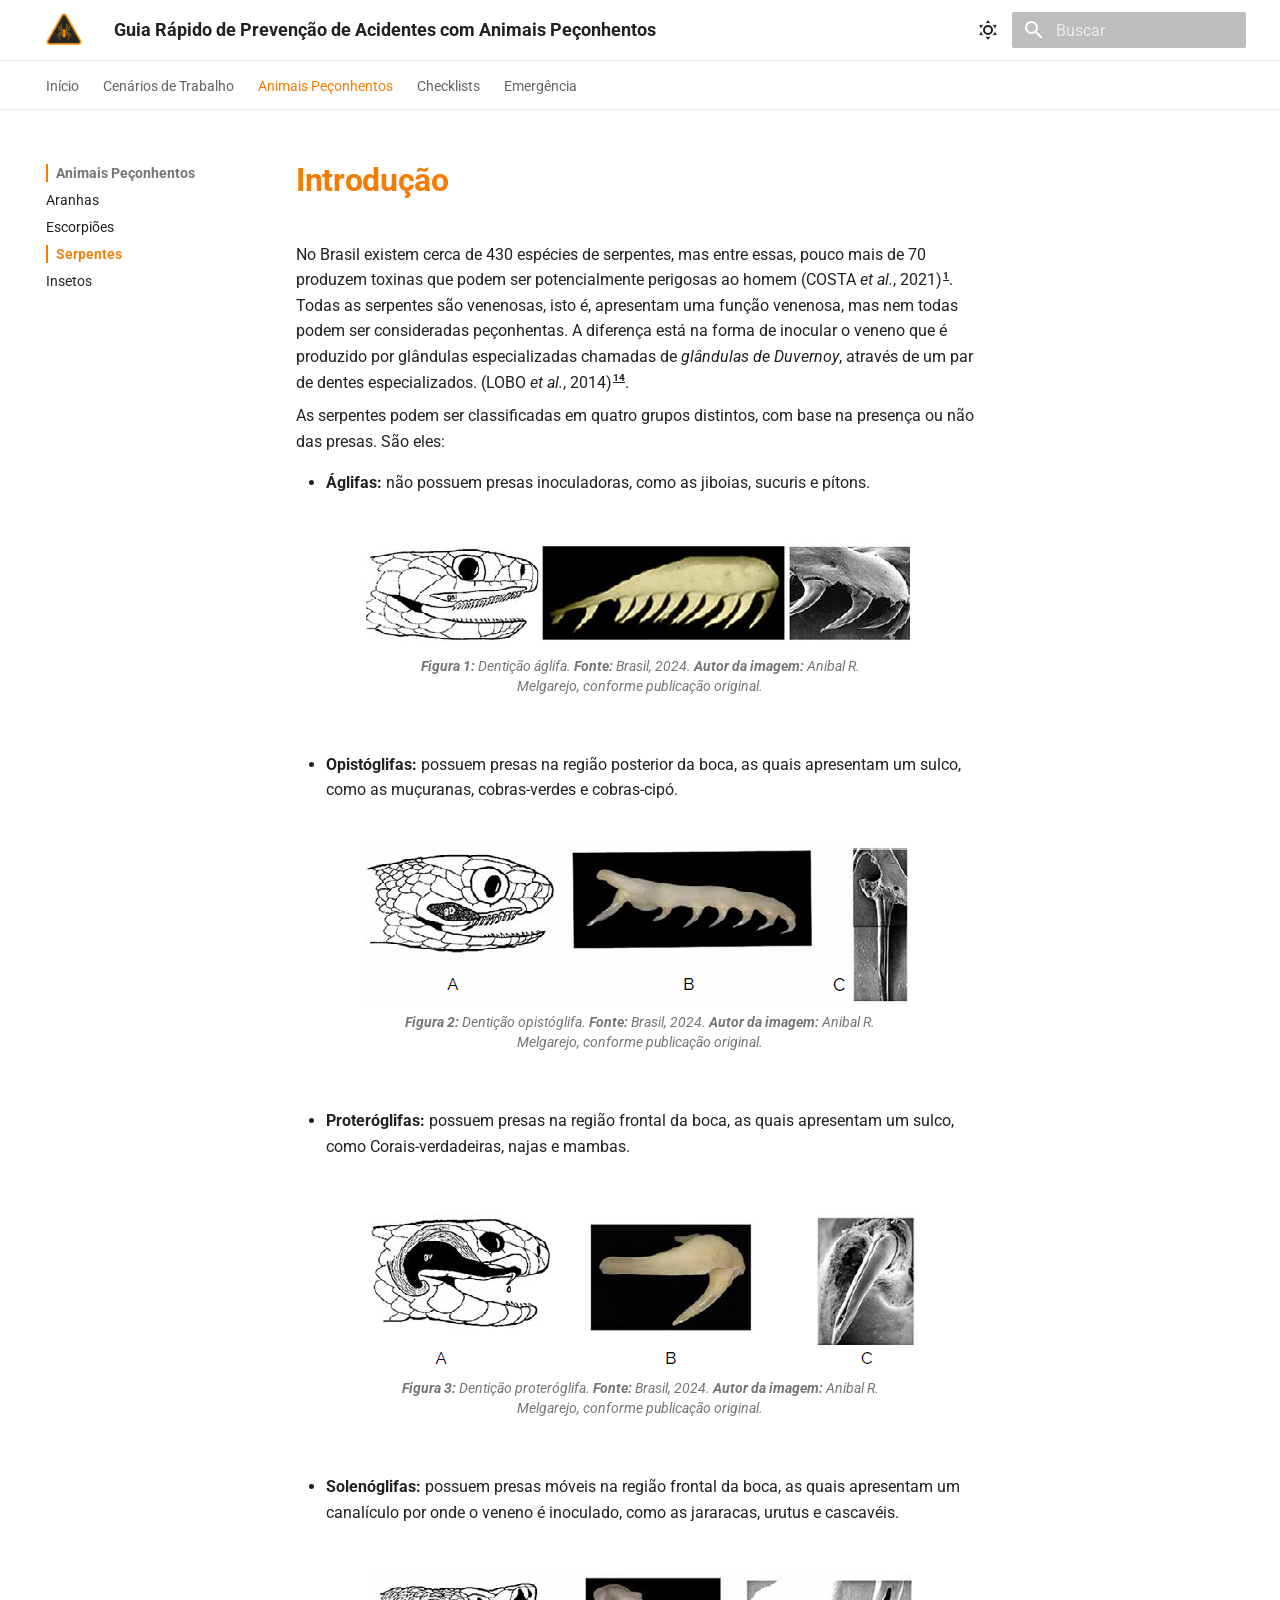
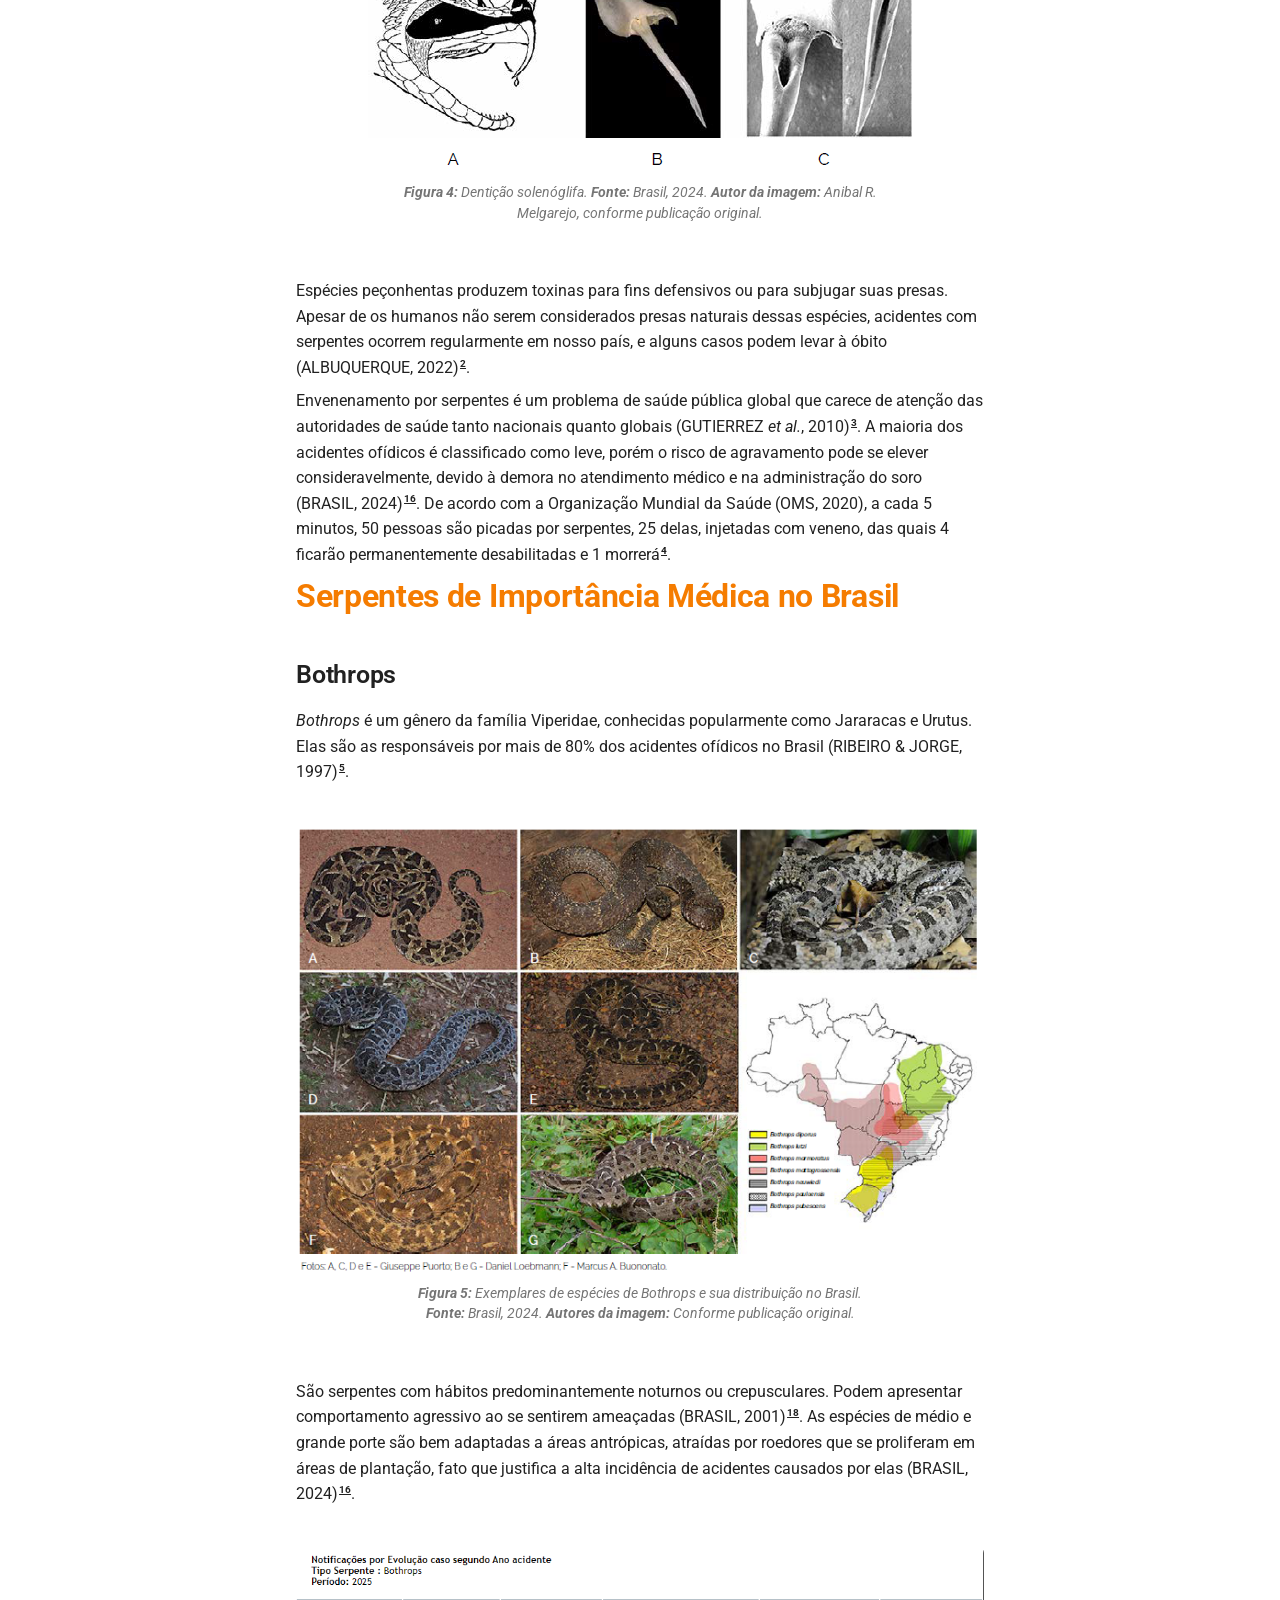
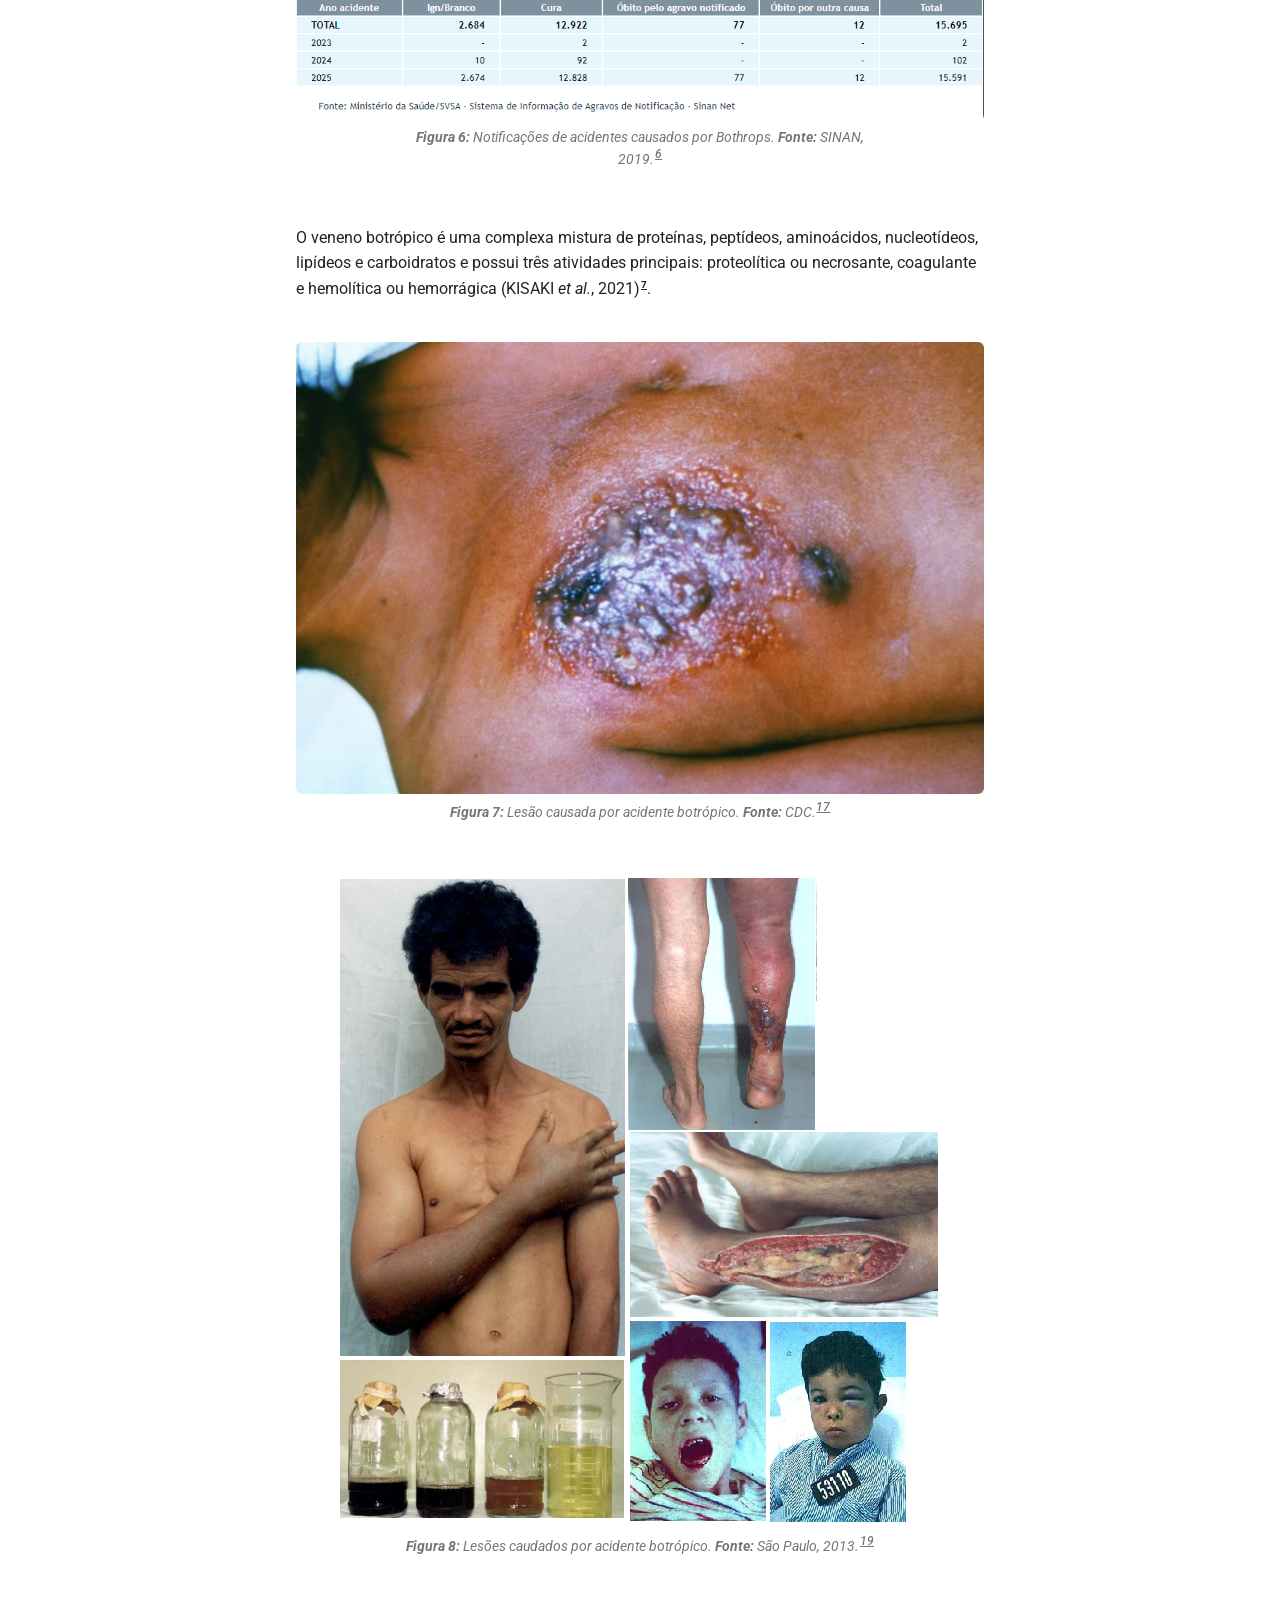
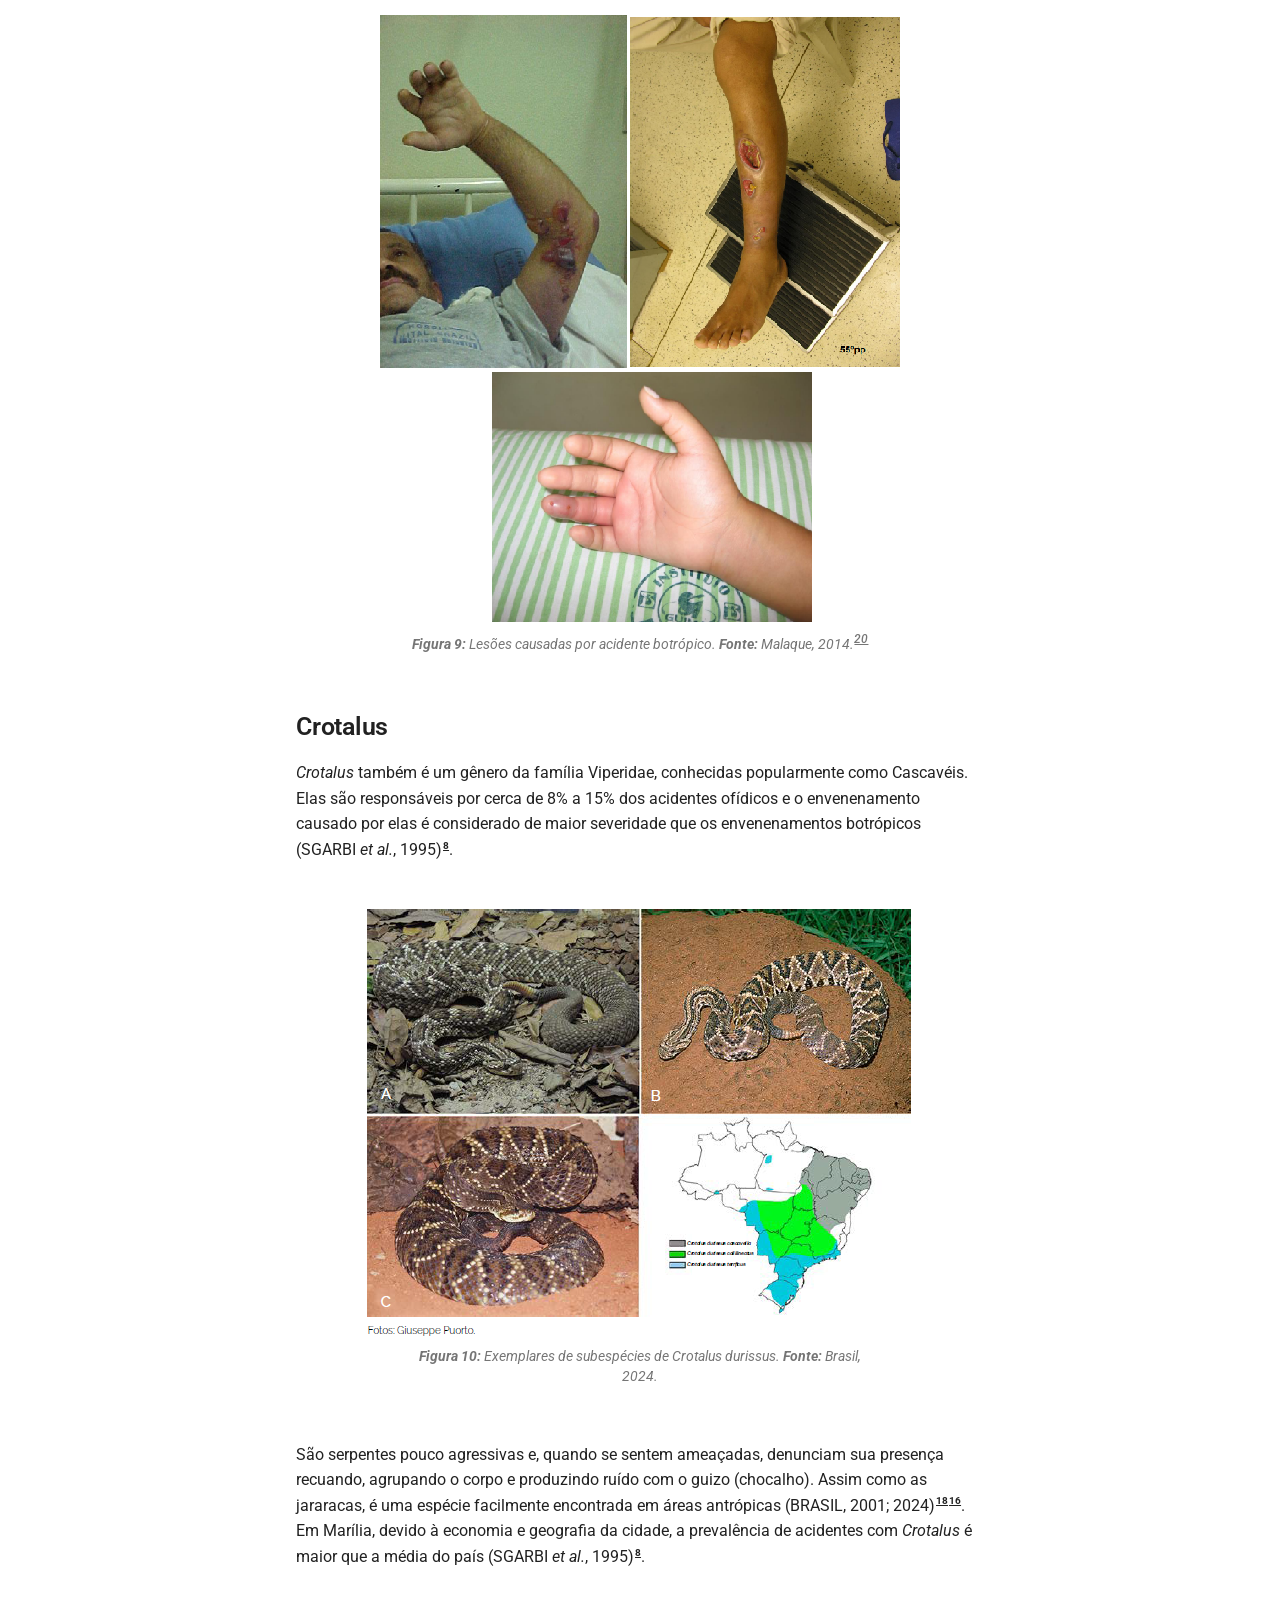
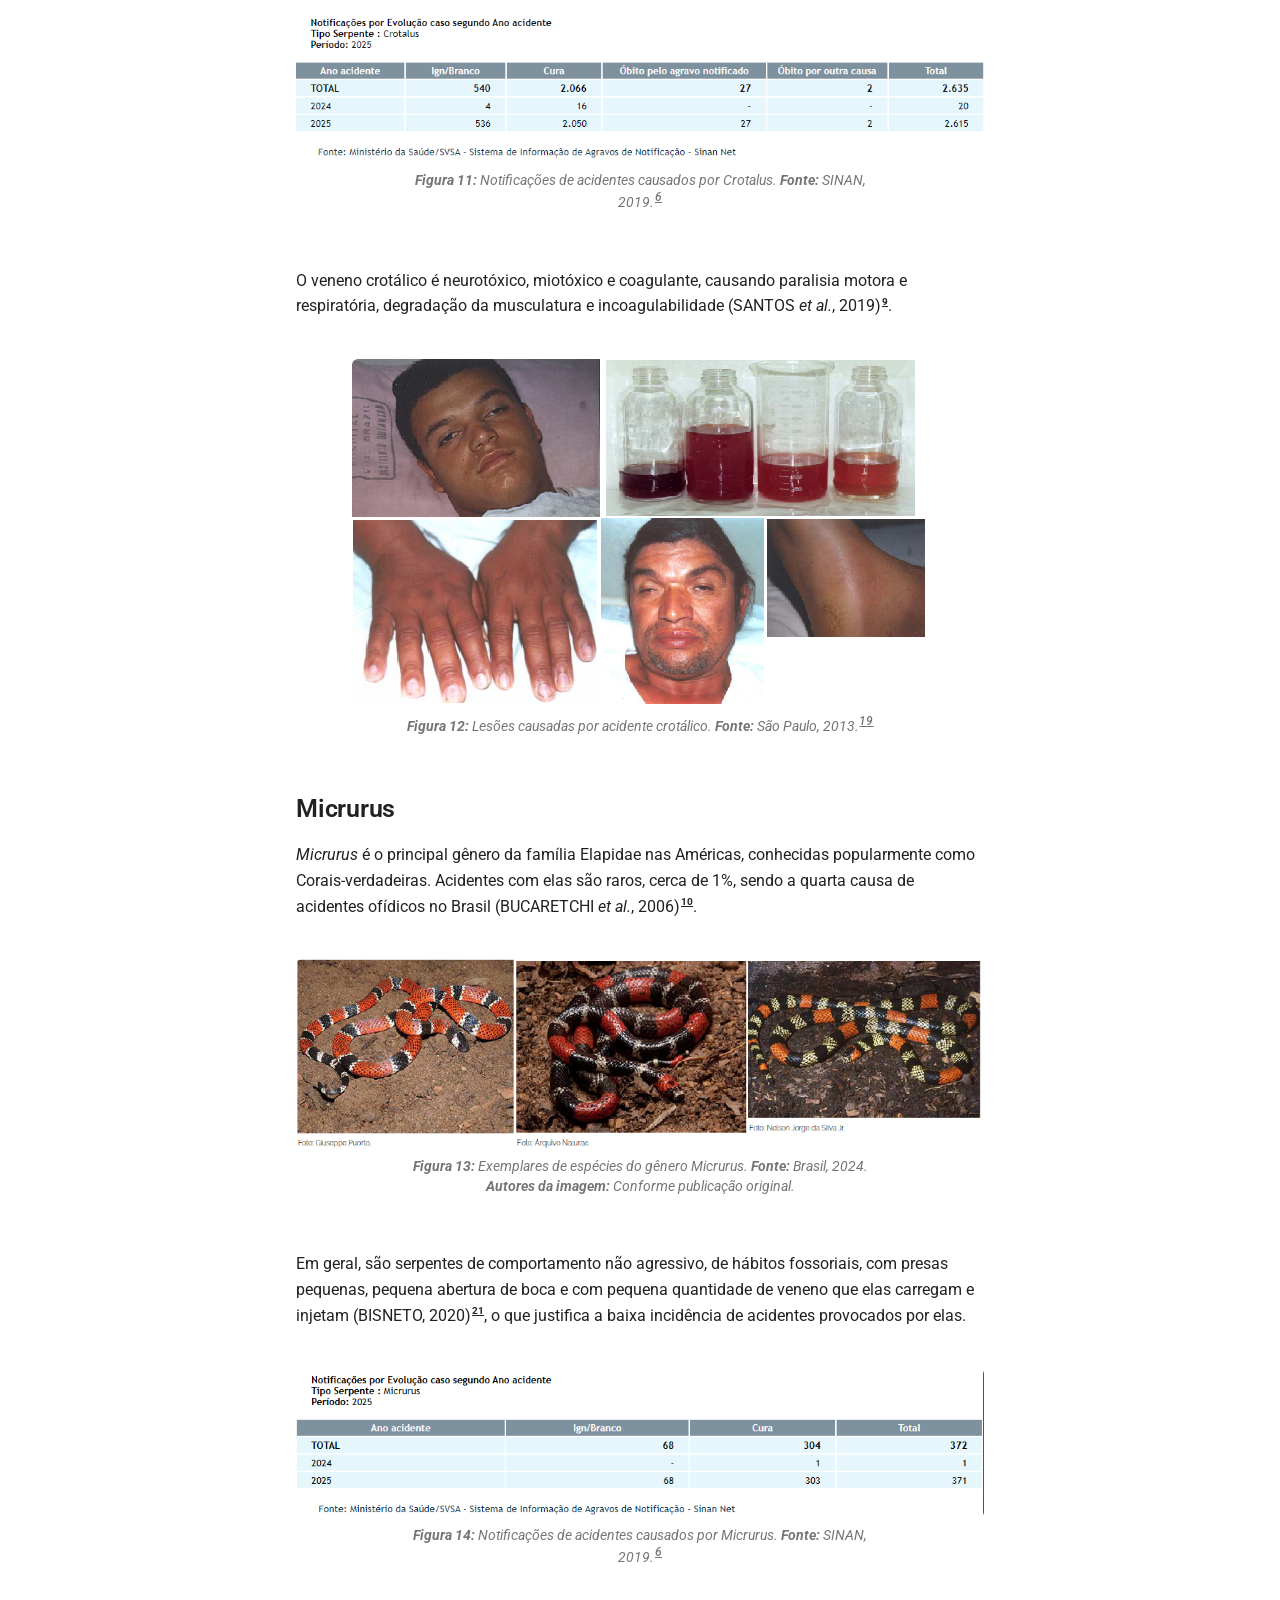
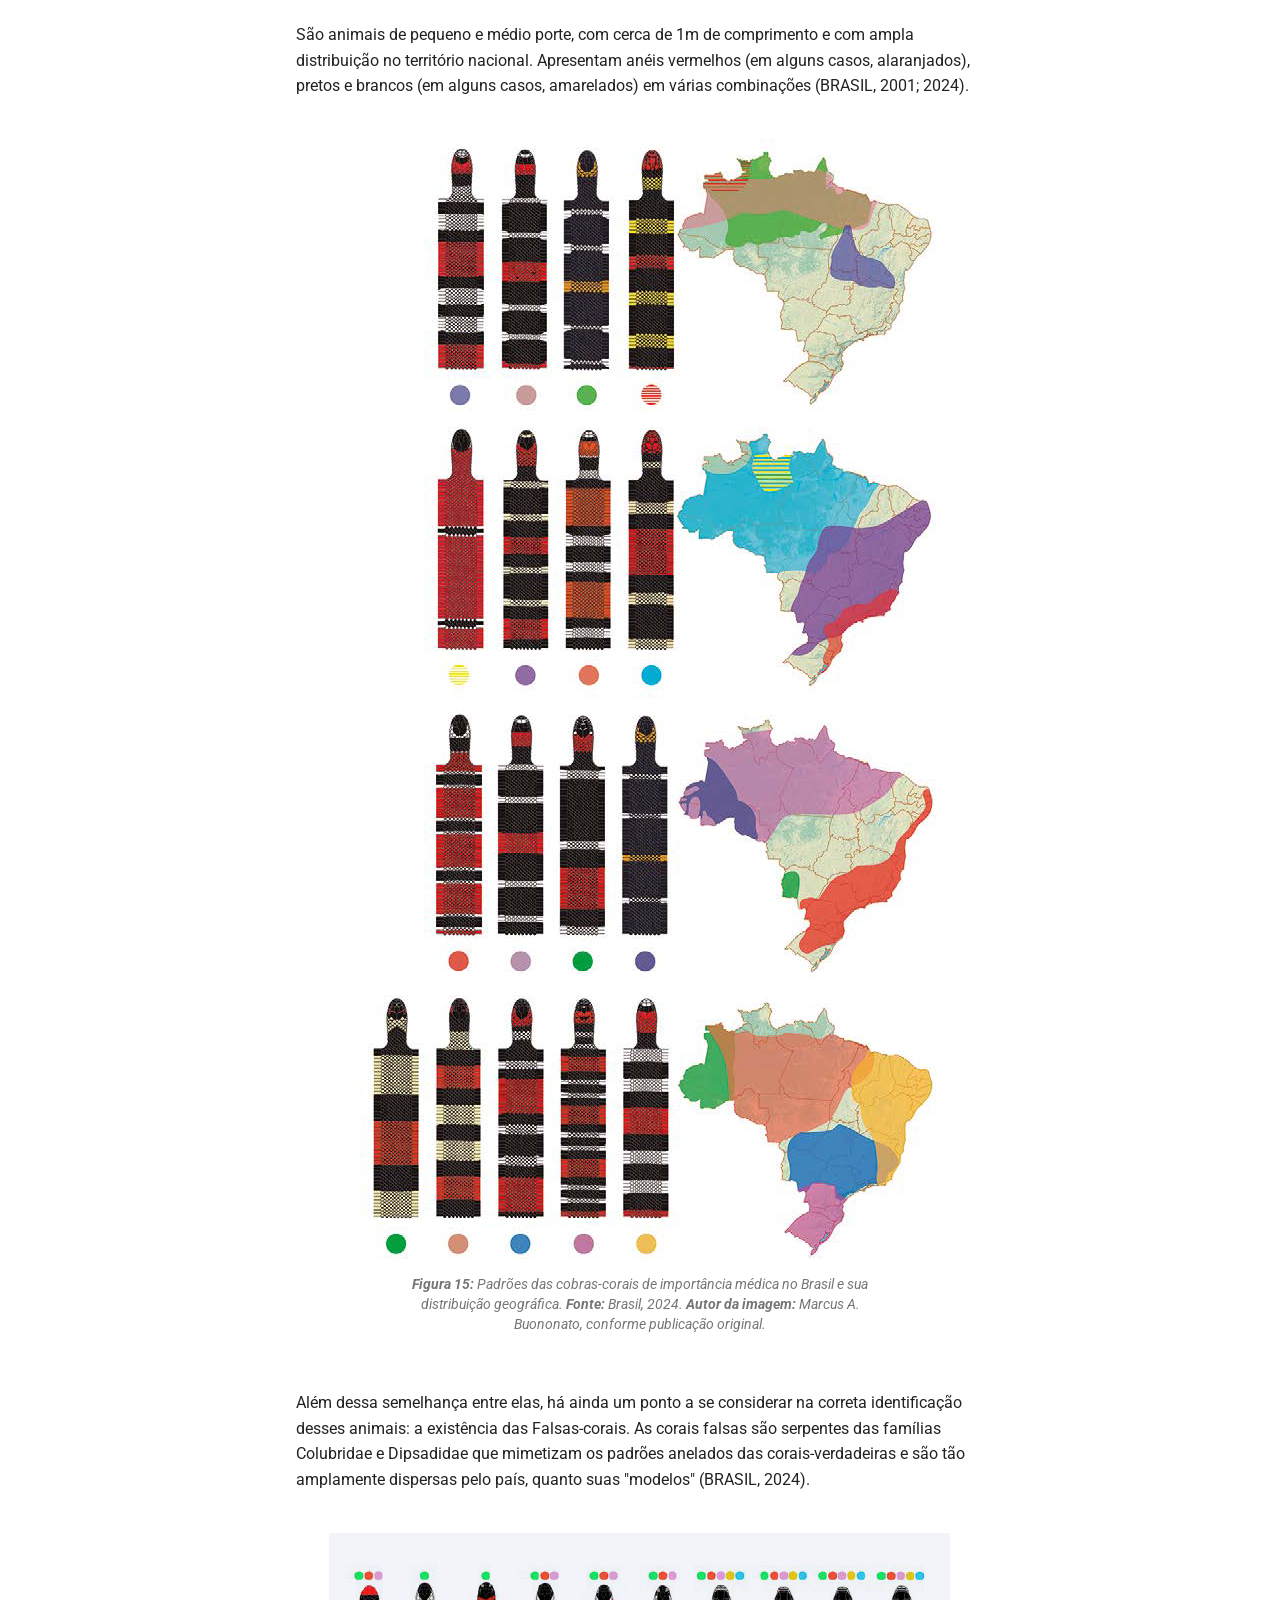
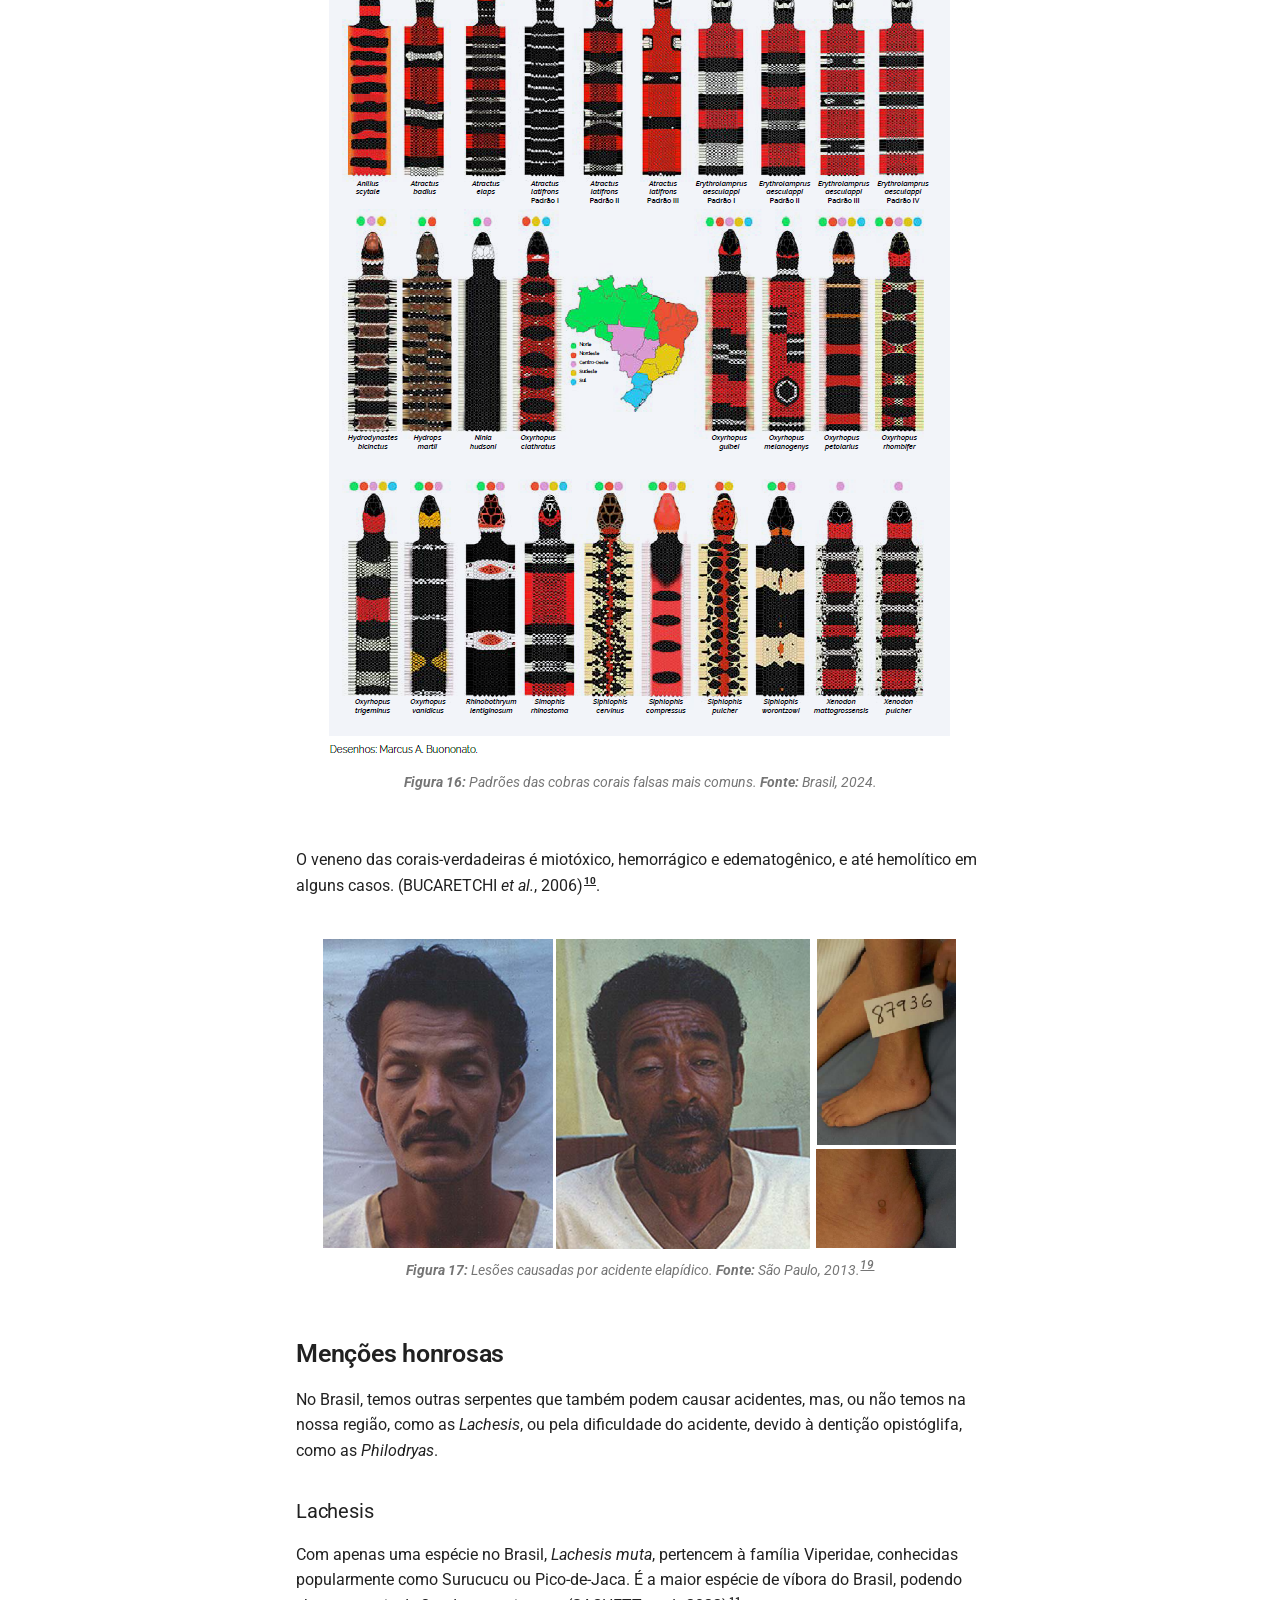
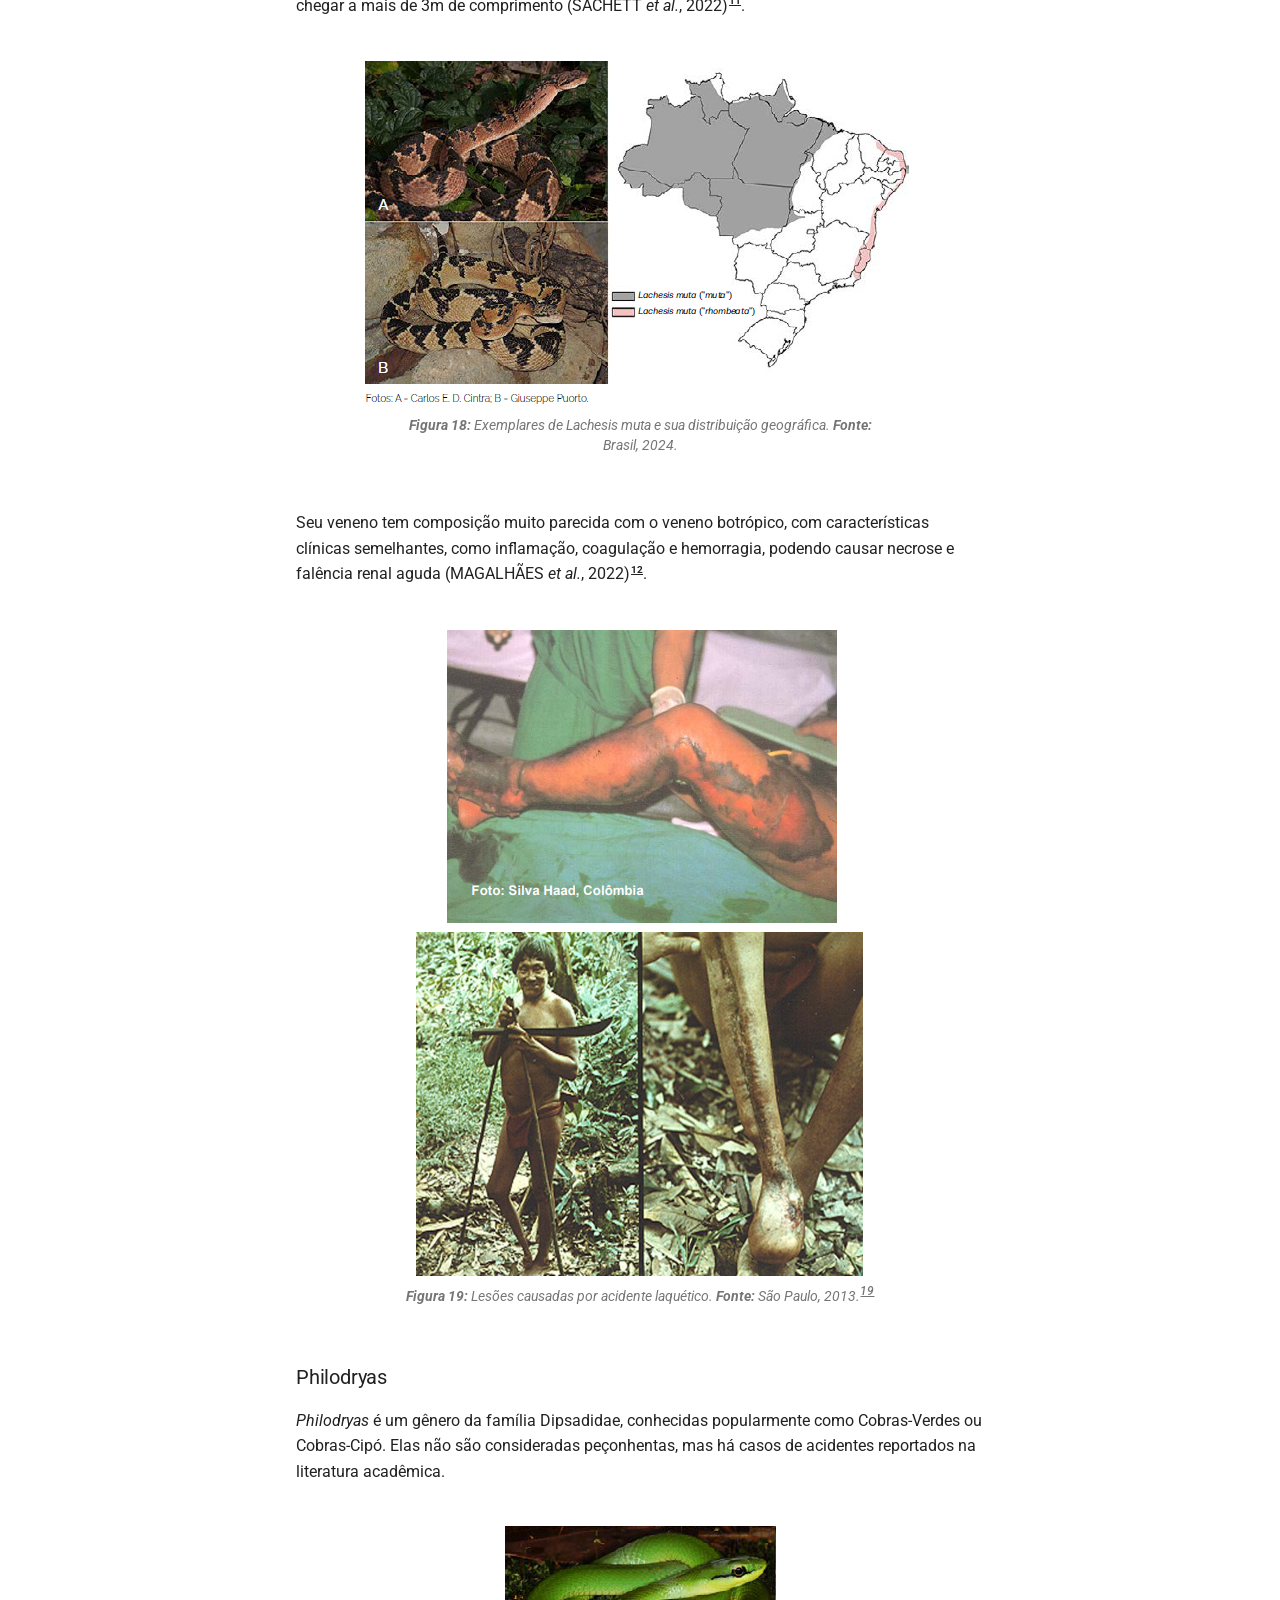
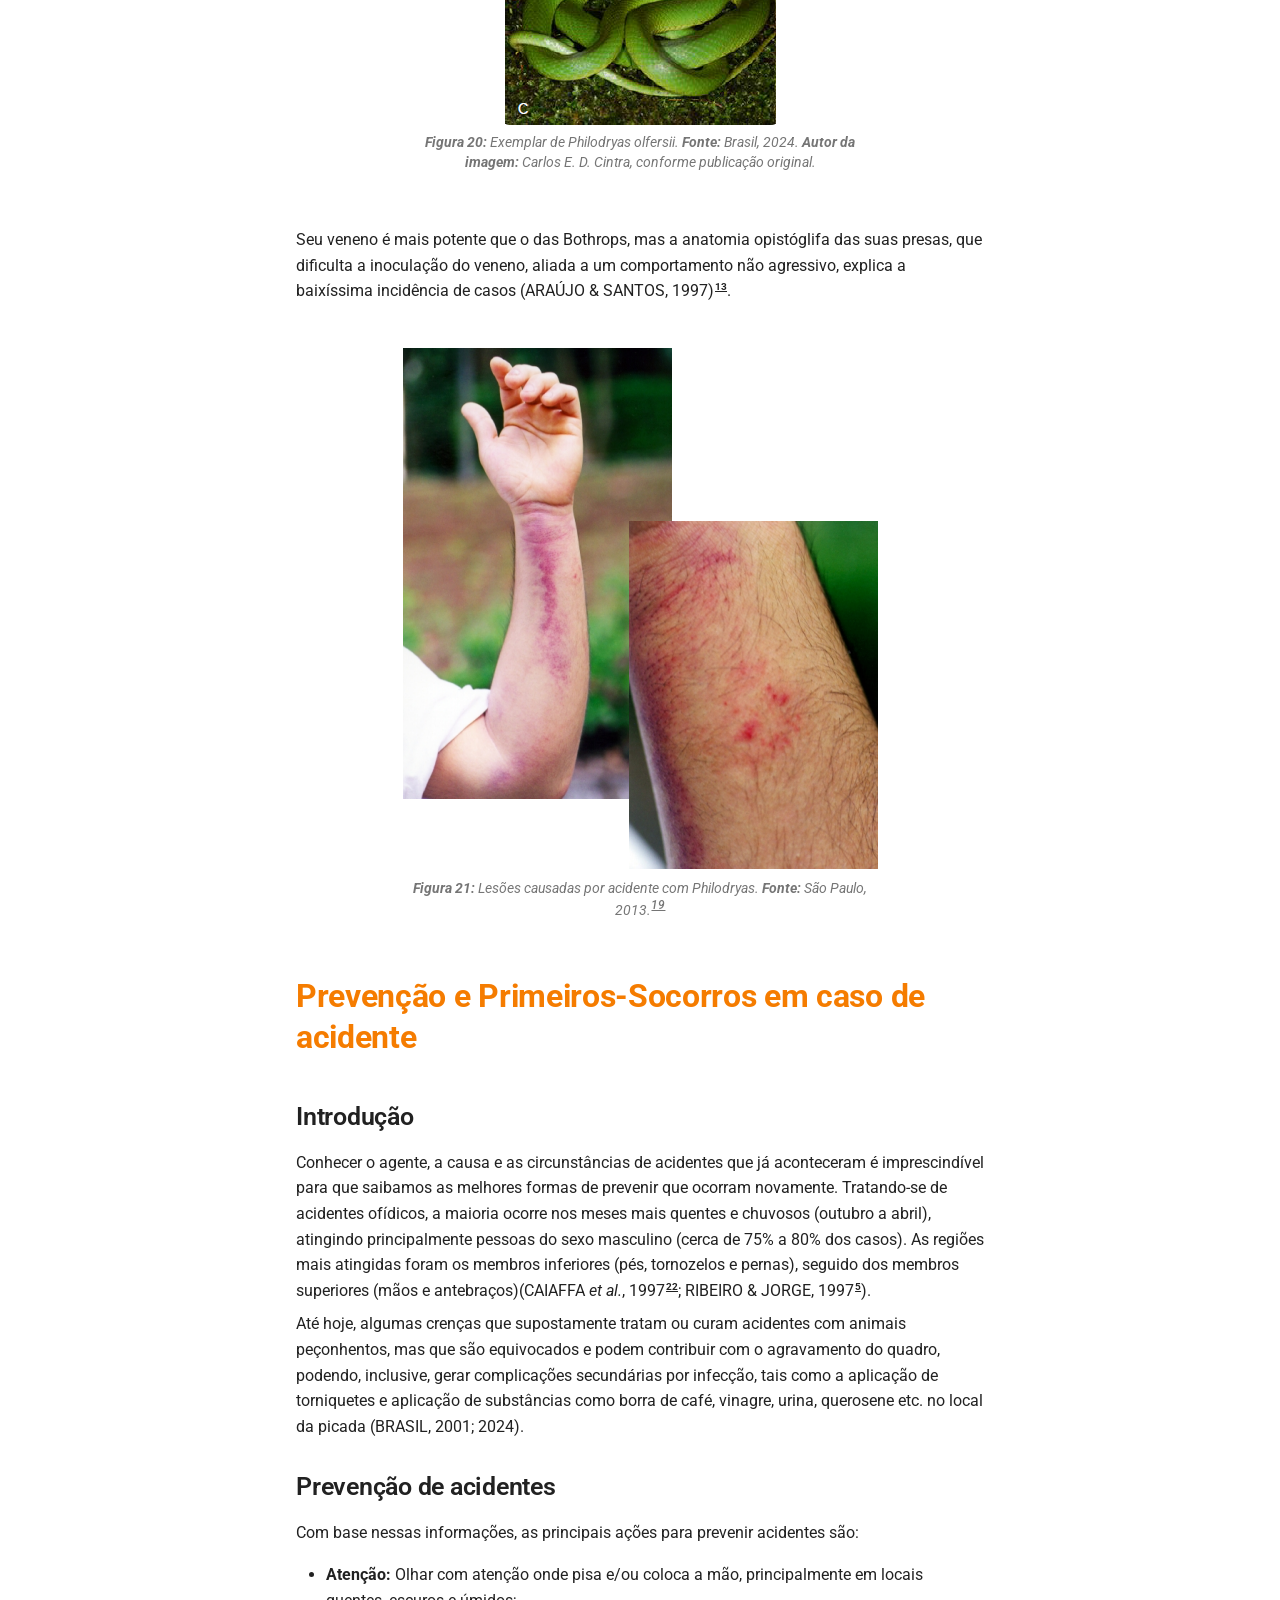
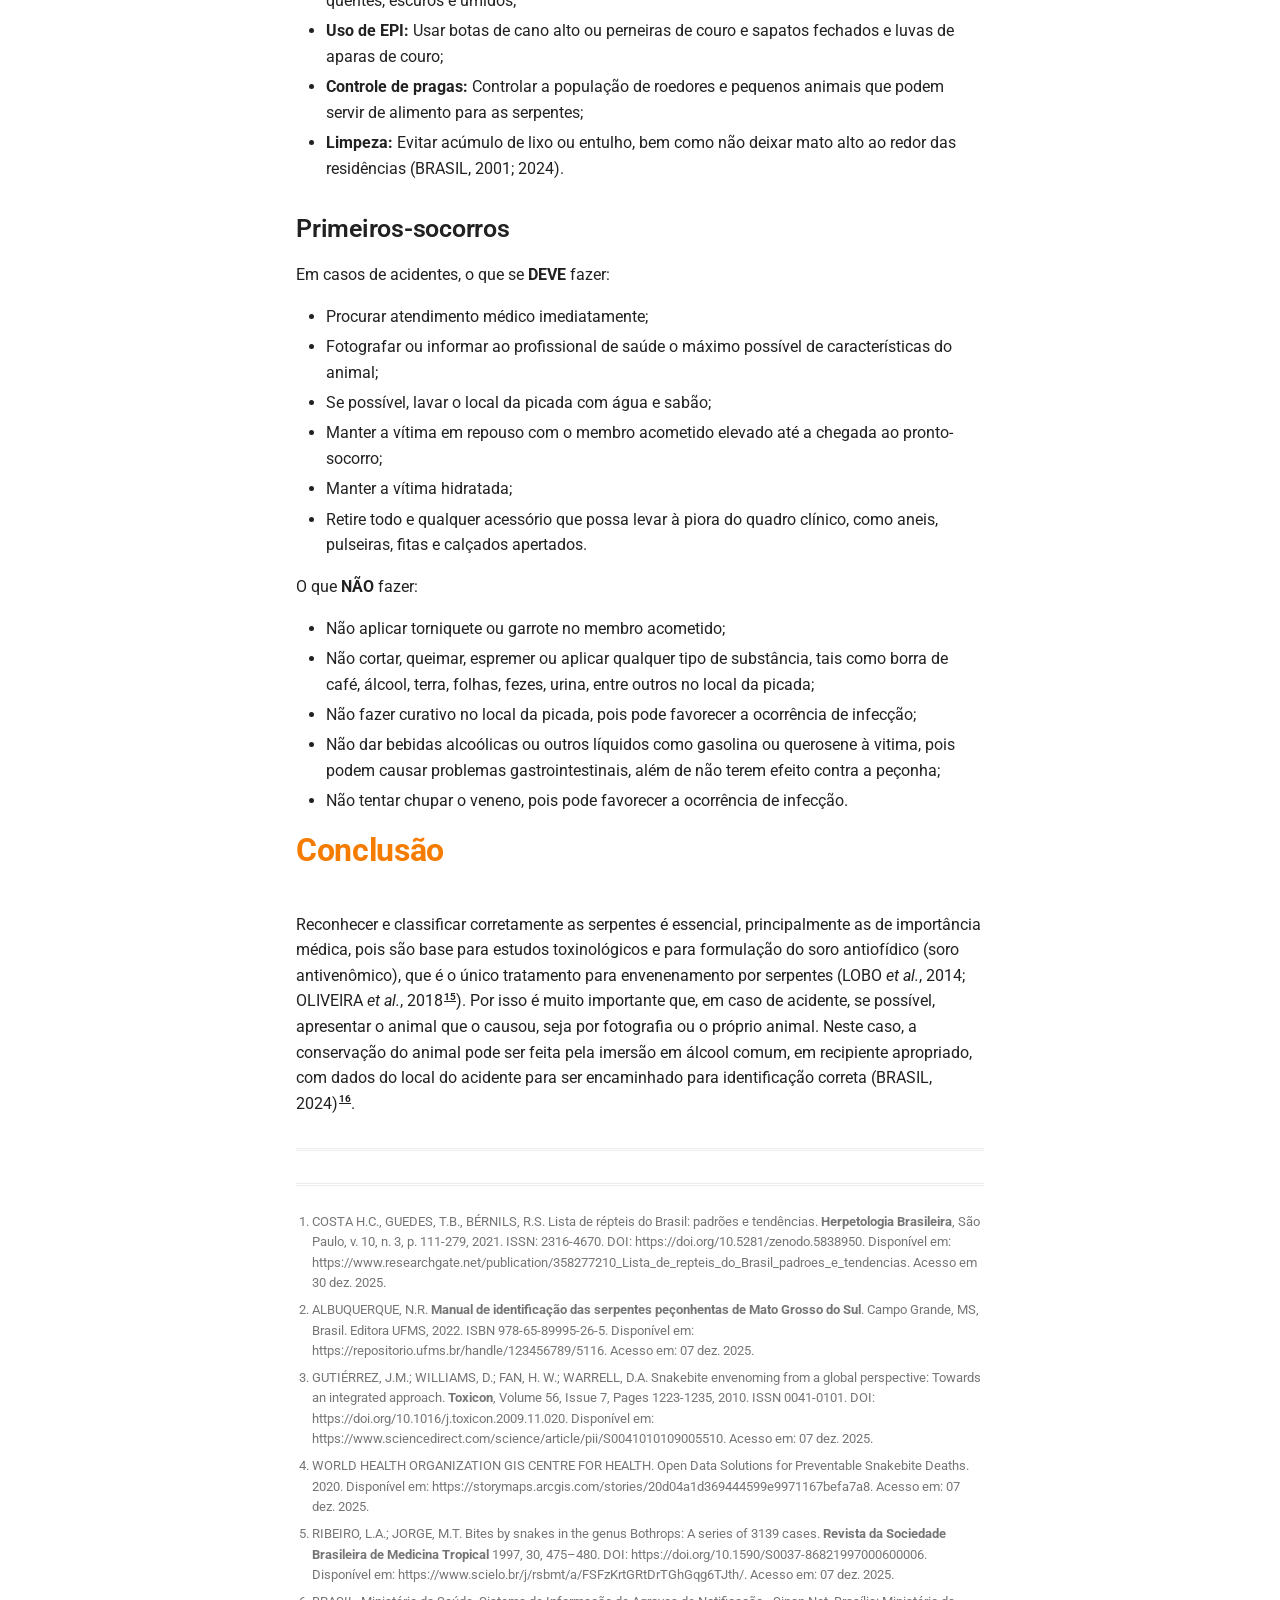
<file: animais/serpentes/index.html>
<!doctype html>
<html lang="pt" class="no-js">
  <head>
    
      <meta charset="utf-8">
      <meta name="viewport" content="width=device-width,initial-scale=1">
      
        <meta name="description" content="Prevenção de acidentes com animais peçonhentos em atividades NR-33 e NR-35">
      
      
        <meta name="author" content="Life">
      
      
      
        <link rel="prev" href="../escorpioes/">
      
      
        <link rel="next" href="../insetos/">
      
      
        
      
      
      <link rel="icon" href="../images/favicon.png">
      <meta name="generator" content="mkdocs-1.6.1, mkdocs-material-9.7.6">
    
    
      
        <title>Serpentes - Guia Rápido de Prevenção de Acidentes com Animais Peçonhentos</title>
      
    
    
      <link rel="stylesheet" href="../../assets/stylesheets/main.484c7ddc.min.css">
      
        
        <link rel="stylesheet" href="../../assets/stylesheets/palette.ab4e12ef.min.css">
      
      


    
    
      
    
    
      
        
        
        <link rel="preconnect" href="https://fonts.gstatic.com" crossorigin>
        <link rel="stylesheet" href="https://fonts.googleapis.com/css?family=Roboto:300,300i,400,400i,700,700i%7CRoboto+Mono:400,400i,700,700i&display=fallback">
        <style>:root{--md-text-font:"Roboto";--md-code-font:"Roboto Mono"}</style>
      
    
    
      <link rel="stylesheet" href="../../stylesheets/extra.css">
    
    <script>__md_scope=new URL("../..",location),__md_hash=e=>[...e].reduce(((e,_)=>(e<<5)-e+_.charCodeAt(0)),0),__md_get=(e,_=localStorage,t=__md_scope)=>JSON.parse(_.getItem(t.pathname+"."+e)),__md_set=(e,_,t=localStorage,a=__md_scope)=>{try{t.setItem(a.pathname+"."+e,JSON.stringify(_))}catch(e){}}</script>
    
      

    
    
  </head>
  
  
    
    
      
    
    
    
    
    <body dir="ltr" data-md-color-scheme="default" data-md-color-primary="grey" data-md-color-accent="orange">
  
    
    <input class="md-toggle" data-md-toggle="drawer" type="checkbox" id="__drawer" autocomplete="off">
    <input class="md-toggle" data-md-toggle="search" type="checkbox" id="__search" autocomplete="off">
    <label class="md-overlay" for="__drawer"></label>
    <div data-md-component="skip">
      
        
        <a href="#introducao" class="md-skip">
          Pular para conteúdo
        </a>
      
    </div>
    <div data-md-component="announce">
      
    </div>
    
    
      

<header class="md-header" data-md-component="header">
  <nav class="md-header__inner md-grid" aria-label="Cabeçalho">
    <a href="../.." title="Guia Rápido de Prevenção de Acidentes com Animais Peçonhentos" class="md-header__button md-logo" aria-label="Guia Rápido de Prevenção de Acidentes com Animais Peçonhentos" data-md-component="logo">
      
  <img src="../images/logo.png" alt="logo">

    </a>
    <label class="md-header__button md-icon" for="__drawer">
      
      <svg xmlns="http://www.w3.org/2000/svg" viewBox="0 0 24 24"><path d="M3 6h18v2H3zm0 5h18v2H3zm0 5h18v2H3z"/></svg>
    </label>
    <div class="md-header__title" data-md-component="header-title">
      <div class="md-header__ellipsis">
        <div class="md-header__topic">
          <span class="md-ellipsis">
            Guia Rápido de Prevenção de Acidentes com Animais Peçonhentos
          </span>
        </div>
        <div class="md-header__topic" data-md-component="header-topic">
          <span class="md-ellipsis">
            
              Serpentes
            
          </span>
        </div>
      </div>
    </div>
    
      
        <form class="md-header__option" data-md-component="palette">
  
    
    
    
    <input class="md-option" data-md-color-media="" data-md-color-scheme="default" data-md-color-primary="grey" data-md-color-accent="orange"  aria-label="Modo claro"  type="radio" name="__palette" id="__palette_0">
    
      <label class="md-header__button md-icon" title="Modo claro" for="__palette_1" hidden>
        <svg xmlns="http://www.w3.org/2000/svg" viewBox="0 0 24 24"><path d="M12 7a5 5 0 0 1 5 5 5 5 0 0 1-5 5 5 5 0 0 1-5-5 5 5 0 0 1 5-5m0 2a3 3 0 0 0-3 3 3 3 0 0 0 3 3 3 3 0 0 0 3-3 3 3 0 0 0-3-3m0-7 2.39 3.42C13.65 5.15 12.84 5 12 5s-1.65.15-2.39.42zM3.34 7l4.16-.35A7.2 7.2 0 0 0 5.94 8.5c-.44.74-.69 1.5-.83 2.29zm.02 10 1.76-3.77a7.131 7.131 0 0 0 2.38 4.14zM20.65 7l-1.77 3.79a7.02 7.02 0 0 0-2.38-4.15zm-.01 10-4.14.36c.59-.51 1.12-1.14 1.54-1.86.42-.73.69-1.5.83-2.29zM12 22l-2.41-3.44c.74.27 1.55.44 2.41.44.82 0 1.63-.17 2.37-.44z"/></svg>
      </label>
    
  
    
    
    
    <input class="md-option" data-md-color-media="" data-md-color-scheme="slate" data-md-color-primary="gray" data-md-color-accent="orange"  aria-label="Modo escuro"  type="radio" name="__palette" id="__palette_1">
    
      <label class="md-header__button md-icon" title="Modo escuro" for="__palette_0" hidden>
        <svg xmlns="http://www.w3.org/2000/svg" viewBox="0 0 24 24"><path d="m17.75 4.09-2.53 1.94.91 3.06-2.63-1.81-2.63 1.81.91-3.06-2.53-1.94L12.44 4l1.06-3 1.06 3zm3.5 6.91-1.64 1.25.59 1.98-1.7-1.17-1.7 1.17.59-1.98L15.75 11l2.06-.05L18.5 9l.69 1.95zm-2.28 4.95c.83-.08 1.72 1.1 1.19 1.85-.32.45-.66.87-1.08 1.27C15.17 23 8.84 23 4.94 19.07c-3.91-3.9-3.91-10.24 0-14.14.4-.4.82-.76 1.27-1.08.75-.53 1.93.36 1.85 1.19-.27 2.86.69 5.83 2.89 8.02a9.96 9.96 0 0 0 8.02 2.89m-1.64 2.02a12.08 12.08 0 0 1-7.8-3.47c-2.17-2.19-3.33-5-3.49-7.82-2.81 3.14-2.7 7.96.31 10.98 3.02 3.01 7.84 3.12 10.98.31"/></svg>
      </label>
    
  
</form>
      
    
    
      <script>var palette=__md_get("__palette");if(palette&&palette.color){if("(prefers-color-scheme)"===palette.color.media){var media=matchMedia("(prefers-color-scheme: light)"),input=document.querySelector(media.matches?"[data-md-color-media='(prefers-color-scheme: light)']":"[data-md-color-media='(prefers-color-scheme: dark)']");palette.color.media=input.getAttribute("data-md-color-media"),palette.color.scheme=input.getAttribute("data-md-color-scheme"),palette.color.primary=input.getAttribute("data-md-color-primary"),palette.color.accent=input.getAttribute("data-md-color-accent")}for(var[key,value]of Object.entries(palette.color))document.body.setAttribute("data-md-color-"+key,value)}</script>
    
    
    
      
      
        <label class="md-header__button md-icon" for="__search">
          
          <svg xmlns="http://www.w3.org/2000/svg" viewBox="0 0 24 24"><path d="M9.5 3A6.5 6.5 0 0 1 16 9.5c0 1.61-.59 3.09-1.56 4.23l.27.27h.79l5 5-1.5 1.5-5-5v-.79l-.27-.27A6.52 6.52 0 0 1 9.5 16 6.5 6.5 0 0 1 3 9.5 6.5 6.5 0 0 1 9.5 3m0 2C7 5 5 7 5 9.5S7 14 9.5 14 14 12 14 9.5 12 5 9.5 5"/></svg>
        </label>
        <div class="md-search" data-md-component="search" role="dialog">
  <label class="md-search__overlay" for="__search"></label>
  <div class="md-search__inner" role="search">
    <form class="md-search__form" name="search">
      <input type="text" class="md-search__input" name="query" aria-label="Buscar" placeholder="Buscar" autocapitalize="off" autocorrect="off" autocomplete="off" spellcheck="false" data-md-component="search-query" required>
      <label class="md-search__icon md-icon" for="__search">
        
        <svg xmlns="http://www.w3.org/2000/svg" viewBox="0 0 24 24"><path d="M9.5 3A6.5 6.5 0 0 1 16 9.5c0 1.61-.59 3.09-1.56 4.23l.27.27h.79l5 5-1.5 1.5-5-5v-.79l-.27-.27A6.52 6.52 0 0 1 9.5 16 6.5 6.5 0 0 1 3 9.5 6.5 6.5 0 0 1 9.5 3m0 2C7 5 5 7 5 9.5S7 14 9.5 14 14 12 14 9.5 12 5 9.5 5"/></svg>
        
        <svg xmlns="http://www.w3.org/2000/svg" viewBox="0 0 24 24"><path d="M20 11v2H8l5.5 5.5-1.42 1.42L4.16 12l7.92-7.92L13.5 5.5 8 11z"/></svg>
      </label>
      <nav class="md-search__options" aria-label="Pesquisar">
        
        <button type="reset" class="md-search__icon md-icon" title="Limpar" aria-label="Limpar" tabindex="-1">
          
          <svg xmlns="http://www.w3.org/2000/svg" viewBox="0 0 24 24"><path d="M19 6.41 17.59 5 12 10.59 6.41 5 5 6.41 10.59 12 5 17.59 6.41 19 12 13.41 17.59 19 19 17.59 13.41 12z"/></svg>
        </button>
      </nav>
      
        <div class="md-search__suggest" data-md-component="search-suggest"></div>
      
    </form>
    <div class="md-search__output">
      <div class="md-search__scrollwrap" tabindex="0" data-md-scrollfix>
        <div class="md-search-result" data-md-component="search-result">
          <div class="md-search-result__meta">
            Inicializando busca
          </div>
          <ol class="md-search-result__list" role="presentation"></ol>
        </div>
      </div>
    </div>
  </div>
</div>
      
    
    
  </nav>
  
</header>
    
    <div class="md-container" data-md-component="container">
      
      
        
          
            
<nav class="md-tabs" aria-label="Abas" data-md-component="tabs">
  <div class="md-grid">
    <ul class="md-tabs__list">
      
        
  
  
  
  
    <li class="md-tabs__item">
      <a href="../.." class="md-tabs__link">
        
  
  
    
  
  Início

      </a>
    </li>
  

      
        
  
  
  
  
    
    
      <li class="md-tabs__item">
        <a href="../../cenarios/espaco-confinado/" class="md-tabs__link">
          
  
  
    
  
  Cenários de Trabalho

        </a>
      </li>
    
  

      
        
  
  
  
    
  
  
    
    
      <li class="md-tabs__item md-tabs__item--active">
        <a href="../aranhas/" class="md-tabs__link">
          
  
  
    
  
  Animais Peçonhentos

        </a>
      </li>
    
  

      
        
  
  
  
  
    
    
      <li class="md-tabs__item">
        <a href="../../checklists/antes/" class="md-tabs__link">
          
  
  
    
  
  Checklists

        </a>
      </li>
    
  

      
        
  
  
  
  
    
    
      <li class="md-tabs__item">
        <a href="../../emergencia/fui-picado/" class="md-tabs__link">
          
  
  
    
  
  Emergência

        </a>
      </li>
    
  

      
    </ul>
  </div>
</nav>
          
        
      
      <main class="md-main" data-md-component="main">
        <div class="md-main__inner md-grid">
          
            
              
              <div class="md-sidebar md-sidebar--primary" data-md-component="sidebar" data-md-type="navigation" >
                <div class="md-sidebar__scrollwrap">
                  <div class="md-sidebar__inner">
                    


  


<nav class="md-nav md-nav--primary md-nav--lifted" aria-label="Navegação" data-md-level="0">
  <label class="md-nav__title" for="__drawer">
    <a href="../.." title="Guia Rápido de Prevenção de Acidentes com Animais Peçonhentos" class="md-nav__button md-logo" aria-label="Guia Rápido de Prevenção de Acidentes com Animais Peçonhentos" data-md-component="logo">
      
  <img src="../images/logo.png" alt="logo">

    </a>
    Guia Rápido de Prevenção de Acidentes com Animais Peçonhentos
  </label>
  
  <ul class="md-nav__list" data-md-scrollfix>
    
      
      
  
  
  
  
    <li class="md-nav__item">
      <a href="../.." class="md-nav__link">
        
  
  
  <span class="md-ellipsis">
    
  
    Início
  

    
  </span>
  
  

      </a>
    </li>
  

    
      
      
  
  
  
  
    
    
      
        
      
        
      
        
      
        
      
    
    
    
      
      
        
      
    
    
    <li class="md-nav__item md-nav__item--nested">
      
        
        
          
        
        <input class="md-nav__toggle md-toggle md-toggle--indeterminate" type="checkbox" id="__nav_2" >
        
          
          <label class="md-nav__link" for="__nav_2" id="__nav_2_label" tabindex="0">
            
  
  
  <span class="md-ellipsis">
    
  
    Cenários de Trabalho
  

    
  </span>
  
  

            <span class="md-nav__icon md-icon"></span>
          </label>
        
        <nav class="md-nav" data-md-level="1" aria-labelledby="__nav_2_label" aria-expanded="false">
          <label class="md-nav__title" for="__nav_2">
            <span class="md-nav__icon md-icon"></span>
            
  
    Cenários de Trabalho
  

          </label>
          <ul class="md-nav__list" data-md-scrollfix>
            
              
                
  
  
  
  
    <li class="md-nav__item">
      <a href="../../cenarios/espaco-confinado/" class="md-nav__link">
        
  
  
  <span class="md-ellipsis">
    
  
    Espaço Confinado (NR-33)
  

    
  </span>
  
  

      </a>
    </li>
  

              
            
              
                
  
  
  
  
    <li class="md-nav__item">
      <a href="../../cenarios/trabalho-em-altura/" class="md-nav__link">
        
  
  
  <span class="md-ellipsis">
    
  
    Trabalho em Altura (NR-35)
  

    
  </span>
  
  

      </a>
    </li>
  

              
            
              
                
  
  
  
  
    <li class="md-nav__item">
      <a href="../../cenarios/area-externa/" class="md-nav__link">
        
  
  
  <span class="md-ellipsis">
    
  
    Área Externa
  

    
  </span>
  
  

      </a>
    </li>
  

              
            
              
                
  
  
  
  
    <li class="md-nav__item">
      <a href="../../cenarios/ambiente-interno/" class="md-nav__link">
        
  
  
  <span class="md-ellipsis">
    
  
    Ambiente Interno
  

    
  </span>
  
  

      </a>
    </li>
  

              
            
          </ul>
        </nav>
      
    </li>
  

    
      
      
  
  
    
  
  
  
    
    
      
        
      
        
      
        
      
        
      
    
    
    
      
        
        
      
      
        
      
    
    
    <li class="md-nav__item md-nav__item--active md-nav__item--section md-nav__item--nested">
      
        
        
        <input class="md-nav__toggle md-toggle " type="checkbox" id="__nav_3" checked>
        
          
          <label class="md-nav__link" for="__nav_3" id="__nav_3_label" tabindex="">
            
  
  
  <span class="md-ellipsis">
    
  
    Animais Peçonhentos
  

    
  </span>
  
  

            <span class="md-nav__icon md-icon"></span>
          </label>
        
        <nav class="md-nav" data-md-level="1" aria-labelledby="__nav_3_label" aria-expanded="true">
          <label class="md-nav__title" for="__nav_3">
            <span class="md-nav__icon md-icon"></span>
            
  
    Animais Peçonhentos
  

          </label>
          <ul class="md-nav__list" data-md-scrollfix>
            
              
                
  
  
  
  
    <li class="md-nav__item">
      <a href="../aranhas/" class="md-nav__link">
        
  
  
  <span class="md-ellipsis">
    
  
    Aranhas
  

    
  </span>
  
  

      </a>
    </li>
  

              
            
              
                
  
  
  
  
    <li class="md-nav__item">
      <a href="../escorpioes/" class="md-nav__link">
        
  
  
  <span class="md-ellipsis">
    
  
    Escorpiões
  

    
  </span>
  
  

      </a>
    </li>
  

              
            
              
                
  
  
    
  
  
  
    <li class="md-nav__item md-nav__item--active">
      
      <input class="md-nav__toggle md-toggle" type="checkbox" id="__toc">
      
      
        
      
      
      <a href="./" class="md-nav__link md-nav__link--active">
        
  
  
  <span class="md-ellipsis">
    
  
    Serpentes
  

    
  </span>
  
  

      </a>
      
    </li>
  

              
            
              
                
  
  
  
  
    <li class="md-nav__item">
      <a href="../insetos/" class="md-nav__link">
        
  
  
  <span class="md-ellipsis">
    
  
    Insetos
  

    
  </span>
  
  

      </a>
    </li>
  

              
            
          </ul>
        </nav>
      
    </li>
  

    
      
      
  
  
  
  
    
    
      
        
      
        
      
    
    
    
      
      
        
      
    
    
    <li class="md-nav__item md-nav__item--nested">
      
        
        
          
        
        <input class="md-nav__toggle md-toggle md-toggle--indeterminate" type="checkbox" id="__nav_4" >
        
          
          <label class="md-nav__link" for="__nav_4" id="__nav_4_label" tabindex="0">
            
  
  
  <span class="md-ellipsis">
    
  
    Checklists
  

    
  </span>
  
  

            <span class="md-nav__icon md-icon"></span>
          </label>
        
        <nav class="md-nav" data-md-level="1" aria-labelledby="__nav_4_label" aria-expanded="false">
          <label class="md-nav__title" for="__nav_4">
            <span class="md-nav__icon md-icon"></span>
            
  
    Checklists
  

          </label>
          <ul class="md-nav__list" data-md-scrollfix>
            
              
                
  
  
  
  
    <li class="md-nav__item">
      <a href="../../checklists/antes/" class="md-nav__link">
        
  
  
  <span class="md-ellipsis">
    
  
    Antes do Trabalho
  

    
  </span>
  
  

      </a>
    </li>
  

              
            
              
                
  
  
  
  
    <li class="md-nav__item">
      <a href="../../checklists/durante/" class="md-nav__link">
        
  
  
  <span class="md-ellipsis">
    
  
    Durante o Trabalho
  

    
  </span>
  
  

      </a>
    </li>
  

              
            
          </ul>
        </nav>
      
    </li>
  

    
      
      
  
  
  
  
    
    
      
        
      
        
      
    
    
    
      
      
        
      
    
    
    <li class="md-nav__item md-nav__item--nested">
      
        
        
          
        
        <input class="md-nav__toggle md-toggle md-toggle--indeterminate" type="checkbox" id="__nav_5" >
        
          
          <label class="md-nav__link" for="__nav_5" id="__nav_5_label" tabindex="0">
            
  
  
  <span class="md-ellipsis">
    
  
    Emergência
  

    
  </span>
  
  

            <span class="md-nav__icon md-icon"></span>
          </label>
        
        <nav class="md-nav" data-md-level="1" aria-labelledby="__nav_5_label" aria-expanded="false">
          <label class="md-nav__title" for="__nav_5">
            <span class="md-nav__icon md-icon"></span>
            
  
    Emergência
  

          </label>
          <ul class="md-nav__list" data-md-scrollfix>
            
              
                
  
  
  
  
    <li class="md-nav__item">
      <a href="../../emergencia/fui-picado/" class="md-nav__link">
        
  
  
  <span class="md-ellipsis">
    
  
    Fui Picado, e Agora?
  

    
  </span>
  
  

      </a>
    </li>
  

              
            
              
                
  
  
  
  
    <li class="md-nav__item">
      <a href="../../emergencia/contatos/" class="md-nav__link">
        
  
  
  <span class="md-ellipsis">
    
  
    Contatos de Emergência
  

    
  </span>
  
  

      </a>
    </li>
  

              
            
          </ul>
        </nav>
      
    </li>
  

    
  </ul>
</nav>
                  </div>
                </div>
              </div>
            
            
              
              <div class="md-sidebar md-sidebar--secondary" data-md-component="sidebar" data-md-type="toc" >
                <div class="md-sidebar__scrollwrap">
                  <div class="md-sidebar__inner">
                    

<nav class="md-nav md-nav--secondary" aria-label="Índice">
  
  
  
    
  
  
</nav>
                  </div>
                </div>
              </div>
            
          
          
            <div class="md-content" data-md-component="content">
              
              <article class="md-content__inner md-typeset">
                
                  



<h1 id="introducao">Introdução</h1>
<p>No Brasil existem cerca de 430 espécies de serpentes, mas entre essas, pouco mais de 70 produzem toxinas que podem ser potencialmente perigosas ao homem (COSTA <em>et al.</em>, 2021)<sup id="fnref:1"><a class="footnote-ref" href="#fn:1">1</a></sup>. Todas as serpentes são venenosas, isto é, apresentam uma função venenosa, mas nem todas podem ser consideradas peçonhentas. A diferença está na forma de inocular o veneno que é produzido por glândulas especializadas chamadas de <em>glândulas de Duvernoy</em>, através de um par de dentes especializados. (LOBO <em>et al.</em>, 2014)<sup id="fnref:14"><a class="footnote-ref" href="#fn:14">14</a></sup>.  </p>
<p>As serpentes podem ser classificadas em quatro grupos distintos, com base na presença ou não das presas. São eles:  </p>
<ul>
<li><strong>Áglifas:</strong> não possuem presas inoculadoras, como as jiboias, sucuris e pítons.  </li>
</ul>
<figure class="base">
    <img src="../images/Denticao-aglifa.png" alt="Dentição áglifa">
    <figcaption>
        <p><b>Figura 1:</b> Dentição áglifa. <b>Fonte:</b> Brasil, 2024. <b>Autor da imagem:</b> Anibal R. Melgarejo, conforme publicação original.</p>
    </figcaption>
</figure>

<ul>
<li><strong>Opistóglifas:</strong> possuem presas na região posterior da boca, as quais apresentam um sulco, como as muçuranas, cobras-verdes e cobras-cipó.  </li>
</ul>
<figure class="base">
    <img src="../images/Denticao-opistoglifa.png" alt="Dentição opistóglifa.">
    <figcaption>
        <p><b>Figura 2:</b> Dentição opistóglifa. <b>Fonte:</b> Brasil, 2024. <b>Autor da imagem:</b> Anibal R. Melgarejo, conforme publicação original.</p>
    </figcaption>
</figure>

<ul>
<li><strong>Proteróglifas:</strong> possuem presas na região frontal da boca, as quais apresentam um sulco, como Corais-verdadeiras, najas e mambas.  </li>
</ul>
<figure class="base">
    <img src="../images/Denticao-proteroglifa.png" alt="Dentição proteróglifa">
    <figcaption>
        <p><b>Figura 3:</b> Dentição proteróglifa. <b>Fonte:</b> Brasil, 2024. <b>Autor da imagem:</b> Anibal R. Melgarejo, conforme publicação original.</p>
    </figcaption>
</figure>

<ul>
<li><strong>Solenóglifas:</strong> possuem presas móveis na região frontal da boca, as quais apresentam um canalículo por onde o veneno é inoculado, como as jararacas, urutus e cascavéis.  </li>
</ul>
<figure class="base">
    <img src="../images/Denticao-solenoglifa.png" alt="Dentição solenóglifa">
    <figcaption>
        <p><b>Figura 4:</b> Dentição solenóglifa. <b>Fonte:</b> Brasil, 2024. <b>Autor da imagem:</b> Anibal R. Melgarejo, conforme publicação original.</p>
    </figcaption>
</figure>

<p>Espécies peçonhentas produzem toxinas para fins defensivos ou para subjugar suas presas. Apesar de os humanos não serem considerados presas naturais dessas espécies, acidentes com serpentes ocorrem regularmente em nosso país, e alguns casos podem levar à óbito (ALBUQUERQUE, 2022)<sup id="fnref:2"><a class="footnote-ref" href="#fn:2">2</a></sup>.  </p>
<p>Envenenamento por serpentes é um problema de saúde pública global que carece de atenção das autoridades de saúde tanto nacionais quanto globais (GUTIERREZ <em>et al.</em>, 2010)<sup id="fnref:3"><a class="footnote-ref" href="#fn:3">3</a></sup>. A maioria dos acidentes ofídicos é classificado como leve, porém o risco de agravamento pode se elever consideravelmente, devido à demora no atendimento médico e na administração do soro (BRASIL, 2024)<sup id="fnref:16"><a class="footnote-ref" href="#fn:16">16</a></sup>. De acordo com a Organização Mundial da Saúde (OMS, 2020), a cada 5 minutos, 50 pessoas são picadas por serpentes, 25 delas, injetadas com veneno, das quais 4 ficarão permanentemente desabilitadas e 1 morrerá<sup id="fnref:4"><a class="footnote-ref" href="#fn:4">4</a></sup>.  </p>
<h1 id="serpentes-de-importancia-medica-no-brasil">Serpentes de Importância Médica no Brasil</h1>
<h2 id="bothrops">Bothrops</h2>
<p><em>Bothrops</em> é um gênero da família Viperidae, conhecidas popularmente como Jararacas e Urutus. Elas são as responsáveis por mais de 80% dos acidentes ofídicos no Brasil (RIBEIRO &amp; JORGE, 1997)<sup id="fnref:5"><a class="footnote-ref" href="#fn:5">5</a></sup>.  </p>
<figure class="base">
    <img src="../images/Bothrops-sp.png" alt="Exemplares de espécies de <i>Bothrops</i> e sua distribuição no Brasil">
    <figcaption>
        <p><b>Figura 5:</b> Exemplares de espécies de <i>Bothrops</i> e sua distribuição no Brasil. <b>Fonte:</b> Brasil, 2024. <b>Autores da imagem:</b> Conforme publicação original.</p>
    </figcaption>
</figure>

<p>São serpentes com hábitos predominantemente noturnos ou crepusculares. Podem apresentar comportamento agressivo ao se sentirem ameaçadas (BRASIL, 2001)<sup id="fnref:18"><a class="footnote-ref" href="#fn:18">18</a></sup>. As espécies de médio e grande porte são bem adaptadas a áreas antrópicas, atraídas por roedores que se proliferam em áreas de plantação, fato que justifica a alta incidência de acidentes causados por elas (BRASIL, 2024)<sup id="fnref2:16"><a class="footnote-ref" href="#fn:16">16</a></sup>.  </p>
<figure class="base">
    <img src="../images/Notificacoes-bothrops.png" alt="Notificações de acidentes causados por <i>Bothrops</i>">
    <figcaption>
        <p><b>Figura 6:</b> Notificações de acidentes causados por <i>Bothrops</i>. <b>Fonte:</b> SINAN, 2019.<sup id="fnref:6"><a href="#fn:6">6</a></sup></p>
    </figcaption>
</figure>

<p>O veneno botrópico é uma complexa mistura de proteínas, peptídeos, aminoácidos, nucleotídeos, lipídeos e carboidratos e possui três atividades principais: proteolítica ou necrosante, coagulante e hemolítica ou hemorrágica (KISAKI <em>et al.</em>, 2021)<sup id="fnref:7"><a class="footnote-ref" href="#fn:7">7</a></sup>.  </p>
<figure class="base">
    <img src="../images/Acidente-botropico.png" alt="Lesão causada por acidente botrópico">
    <figcaption>
        <p><b>Figura 7:</b> Lesão causada por acidente botrópico. <b>Fonte:</b> CDC.<sup id="fnref:17"><a href="#fn:17">17</a></sup></p>
    </figcaption>
</figure>

<figure class="base">
    <img src="../images/Acidente-botropico-2.png" alt="Lesões caudados por acidente botrópico">
    <figcaption>
        <p><b>Figura 8:</b> Lesões caudados por acidente botrópico. <b>Fonte:</b> São Paulo, 2013.<sup id="fnref:19"><a href="#fn:19">19</a></sup></p>
    </figcaption>
</figure>

<figure class="base">
    <img src="../images/Acidente-botropico-3.png" alt="Lesões causadas por acidente botrópico">
    <figcaption>
        <p><b>Figura 9:</b> Lesões causadas por acidente botrópico. <b>Fonte:</b> Malaque, 2014.<sup id="fnref:20"><a href="#fn:20">20</a></sup></p>
    </figcaption>
</figure>

<h2 id="crotalus">Crotalus</h2>
<p><em>Crotalus</em> também é um gênero da família Viperidae, conhecidas popularmente como Cascavéis. Elas são responsáveis por cerca de 8% a 15% dos acidentes ofídicos e o envenenamento causado por elas é considerado de maior severidade que os envenenamentos botrópicos (SGARBI <em>et al.</em>, 1995)<sup id="fnref:8"><a class="footnote-ref" href="#fn:8">8</a></sup>.  </p>
<figure class="base">
    <img src="../images/Crotalus-sp.png" alt="Exemplares de subespécies de <i>Crotalus durissus</i>">
    <figcaption>
        <p><b>Figura 10:</b> Exemplares de subespécies de <i>Crotalus durissus</i>. <b>Fonte:</b> Brasil, 2024.</p>
    </figcaption>
</figure>

<p>São serpentes pouco agressivas e, quando se sentem ameaçadas, denunciam sua presença recuando, agrupando o corpo e produzindo ruído com o guizo (chocalho). Assim como as jararacas, é uma espécie facilmente encontrada em áreas antrópicas (BRASIL, 2001; 2024)<sup id="fnref2:18"><a class="footnote-ref" href="#fn:18">18</a></sup><sup id="fnref3:16"><a class="footnote-ref" href="#fn:16">16</a></sup>. Em Marília, devido à economia e geografia da cidade, a prevalência de acidentes com <em>Crotalus</em> é maior que a média do país (SGARBI <em>et al.</em>, 1995)<sup id="fnref2:8"><a class="footnote-ref" href="#fn:8">8</a></sup>.  </p>
<figure class="base">
    <img src="../images/Notificacoes-crotalus.png" alt="Notificações de acidentes causados por <i>Crotalus</i>">
    <figcaption>
        <p><b>Figura 11:</b> Notificações de acidentes causados por <i>Crotalus</i>. <b>Fonte:</b> SINAN, 2019.<sup id="fnref:6"><a href="#fn:6">6</a></sup></p>
    </figcaption>
</figure>

<p>O veneno crotálico é neurotóxico, miotóxico e coagulante, causando paralisia motora e respiratória, degradação da musculatura e incoagulabilidade (SANTOS <em>et al.</em>, 2019)<sup id="fnref:9"><a class="footnote-ref" href="#fn:9">9</a></sup>.  </p>
<figure class="base">
    <img src="../images/Acidente-crotalico.png" alt="Lesões causadas por acidente crotálico">
    <figcaption>
        <p><b>Figura 12:</b> Lesões causadas por acidente crotálico. <b>Fonte:</b> São Paulo, 2013.<sup id="fnref:19"><a href="#fn:19">19</a></sup></p>
    </figcaption>
</figure>

<h2 id="micrurus">Micrurus</h2>
<p><em>Micrurus</em> é o principal gênero da família Elapidae nas Américas, conhecidas popularmente como Corais-verdadeiras. Acidentes com elas são raros, cerca de 1%, sendo a quarta causa de acidentes ofídicos no Brasil (BUCARETCHI <em>et al.</em>, 2006)<sup id="fnref:10"><a class="footnote-ref" href="#fn:10">10</a></sup>.  </p>
<figure class="base">
    <img src="../images/Micrurus-sp.png" alt="Exemplares de espécies do gênero <i>Micrurus</i>">
    <figcaption>
        <p><b>Figura 13:</b> Exemplares de espécies do gênero <i>Micrurus</i>. <b>Fonte:</b> Brasil, 2024. <b>Autores da imagem:</b> Conforme publicação original.</p>
    </figcaption>
</figure>

<p>Em geral, são serpentes de comportamento não agressivo, de hábitos fossoriais, com presas pequenas, pequena abertura de boca e com pequena quantidade de veneno que elas carregam e injetam (BISNETO, 2020)<sup id="fnref:21"><a class="footnote-ref" href="#fn:21">21</a></sup>, o que justifica a baixa incidência de acidentes provocados por elas.  </p>
<figure class="base">
    <img src="../images/Notificacoes-elapidae.png" alt="Notificações de acidentes causados por <i>Micrurus</i>">
    <figcaption>
        <p><b>Figura 14:</b> Notificações de acidentes causados por <i>Micrurus</i>. <b>Fonte:</b> SINAN, 2019.<sup id="fnref:6"><a href="#fn:6">6</a></sup></p>
    </figcaption>
</figure>

<p>São animais de pequeno e médio porte, com cerca de 1m de comprimento e com ampla distribuição no território nacional. Apresentam anéis vermelhos (em alguns casos, alaranjados), pretos e brancos (em alguns casos, amarelados) em várias combinações (BRASIL, 2001; 2024).  </p>
<figure class="base">
    <img src="../images/Padroes-cobras-corais.png" alt="Padrões das cobras-corais de importância médica no Brasil e sua distribuição geográfica">
    <figcaption>
        <p><b>Figura 15:</b> Padrões das cobras-corais de importância médica no Brasil e sua distribuição geográfica. <b>Fonte:</b> Brasil, 2024. <b>Autor da imagem:</b> Marcus A. Buononato, conforme publicação original.</p>
    </figcaption>
</figure>

<p>Além dessa semelhança entre elas, há ainda um ponto a se considerar na correta identificação desses animais: a existência das Falsas-corais. As corais falsas são serpentes das famílias Colubridae e Dipsadidae que mimetizam os padrões anelados das corais-verdadeiras e são tão amplamente dispersas pelo país, quanto suas "modelos" (BRASIL, 2024).  </p>
<figure class="base">
    <img src="../images/Padroes-falsas-corais.png" alt="Padrões das cobras corais falsas mais comuns">
    <figcaption>
        <p><b>Figura 16:</b> Padrões das cobras corais falsas mais comuns. <b>Fonte:</b> Brasil, 2024.</p>
    </figcaption>
</figure>

<p>O veneno das corais-verdadeiras é miotóxico, hemorrágico e edematogênico, e até hemolítico em alguns casos. (BUCARETCHI <em>et al.</em>, 2006)<sup id="fnref2:10"><a class="footnote-ref" href="#fn:10">10</a></sup>.  </p>
<figure class="base">
    <img src="../images/Acidente-elapidico.png" alt="Lesões causadas por acidente elapídico">
    <figcaption>
        <p><b>Figura 17:</b> Lesões causadas por acidente elapídico. <b>Fonte:</b> São Paulo, 2013.<sup id="fnref:19"><a href="#fn:19">19</a></sup></p>
    </figcaption>
</figure>

<h2 id="mencoes-honrosas">Menções honrosas</h2>
<p>No Brasil, temos outras serpentes que também podem causar acidentes, mas, ou não temos na nossa região, como as <em>Lachesis</em>, ou pela dificuldade do acidente, devido à dentição opistóglifa, como as <em>Philodryas</em>.  </p>
<h3 id="lachesis">Lachesis</h3>
<p>Com apenas uma espécie no Brasil, <em>Lachesis muta</em>, pertencem à família Viperidae, conhecidas popularmente como Surucucu ou Pico-de-Jaca. É a maior espécie de víbora do Brasil, podendo chegar a mais de 3m de comprimento (SACHETT <em>et al.</em>, 2022)<sup id="fnref:11"><a class="footnote-ref" href="#fn:11">11</a></sup>.  </p>
<figure class="base">
    <img src="../images/Lachesis-muta.png" alt="Exemplares de <i>Lachesis muta</i> e sua distribuição geográfica">
    <figcaption>
        <p><b>Figura 18:</b> Exemplares de <i>Lachesis muta</i> e sua distribuição geográfica. <b>Fonte:</b> Brasil, 2024.</p>
    </figcaption>
</figure>

<p>Seu veneno tem composição muito parecida com o veneno botrópico, com características clínicas semelhantes, como inflamação, coagulação e hemorragia, podendo causar necrose e falência renal aguda (MAGALHÃES <em>et al.</em>, 2022)<sup id="fnref:12"><a class="footnote-ref" href="#fn:12">12</a></sup>.  </p>
<figure class="base">
    <img src="../images/Acidente-laquetico.png" alt="Lesões por acidentes laquéticos">
    <figcaption>
        <p><b>Figura 19:</b> Lesões causadas por acidente laquético. <b>Fonte:</b> São Paulo, 2013.<sup id="fnref:19"><a href="#fn:19">19</a></sup></p>
    </figcaption>
</figure>

<h3 id="philodryas">Philodryas</h3>
<p><em>Philodryas</em> é um gênero da família Dipsadidae, conhecidas popularmente como Cobras-Verdes ou Cobras-Cipó. Elas não são consideradas peçonhentas, mas há casos de acidentes reportados na literatura acadêmica.   </p>
<figure class="base">
    <img src="../images/Philodryas-sp.png" alt="Exemplar de <i>Philodryas olfersii</i>">
    <figcaption>
        <p><b>Figura 20:</b> Exemplar de <i>Philodryas olfersii</i>. <b>Fonte:</b> Brasil, 2024. <b>Autor da imagem:</b> Carlos E. D. Cintra, conforme publicação original.</p>
    </figcaption>
</figure>

<p>Seu veneno é mais potente que o das Bothrops, mas a anatomia opistóglifa das suas presas, que dificulta a inoculação do veneno, aliada a um comportamento não agressivo, explica a baixíssima incidência de casos (ARAÚJO &amp; SANTOS, 1997)<sup id="fnref:13"><a class="footnote-ref" href="#fn:13">13</a></sup>.  </p>
<figure class="base">
    <img src="../images/Acidente-Philodryas.png" alt="Lesões causadas por acidente com <i>Philodryas</i>">
    <figcaption>
        <p><b>Figura 21:</b> Lesões causadas por acidente com <i>Philodryas</i>. <b>Fonte:</b> São Paulo, 2013.<sup id="fnref:19"><a href="#fn:19">19</a></sup></p>
    </figcaption>
</figure>

<h1 id="prevencao-e-primeiros-socorros-em-caso-de-acidente">Prevenção e Primeiros-Socorros em caso de acidente</h1>
<h2 id="introducao_1">Introdução</h2>
<p>Conhecer o agente, a causa e as circunstâncias de acidentes que já aconteceram é imprescindível para que saibamos as melhores formas de prevenir que ocorram novamente. Tratando-se de acidentes ofídicos, a maioria ocorre nos meses mais quentes e chuvosos (outubro a abril), atingindo principalmente pessoas do sexo masculino (cerca de 75% a 80% dos casos). As regiões mais atingidas foram os membros inferiores (pés, tornozelos e pernas), seguido dos membros superiores (mãos e antebraços)(CAIAFFA <em>et al.</em>, 1997<sup id="fnref:22"><a class="footnote-ref" href="#fn:22">22</a></sup>; RIBEIRO &amp; JORGE, 1997<sup id="fnref2:5"><a class="footnote-ref" href="#fn:5">5</a></sup>).  </p>
<p>Até hoje, algumas crenças que supostamente tratam ou curam acidentes com animais peçonhentos, mas que são equivocados e podem contribuir com o agravamento do quadro, podendo, inclusive, gerar complicações secundárias por infecção, tais como a aplicação de torniquetes e aplicação de substâncias como borra de café, vinagre, urina, querosene etc. no local da picada (BRASIL, 2001; 2024).  </p>
<h2 id="prevencao-de-acidentes">Prevenção de acidentes</h2>
<p>Com base nessas informações, as principais ações para prevenir acidentes são: </p>
<ul>
<li><strong>Atenção:</strong> Olhar com atenção onde pisa e/ou coloca a mão, principalmente em locais quentes, escuros e úmidos;  </li>
<li><strong>Uso de EPI:</strong> Usar botas de cano alto ou perneiras de couro e sapatos fechados e luvas de aparas de couro;  </li>
<li><strong>Controle de pragas:</strong> Controlar a população de roedores e pequenos animais que podem servir de alimento para as serpentes;  </li>
<li><strong>Limpeza:</strong> Evitar acúmulo de lixo ou entulho, bem como não deixar mato alto ao redor das residências (BRASIL, 2001; 2024).  </li>
</ul>
<h2 id="primeiros-socorros">Primeiros-socorros</h2>
<p>Em casos de acidentes, o que se <strong>DEVE</strong> fazer:  </p>
<ul>
<li>Procurar atendimento médico imediatamente;  </li>
<li>Fotografar ou informar ao profissional de saúde o máximo possível de características do animal;  </li>
<li>Se possível, lavar o local da picada com água e sabão;  </li>
<li>Manter a vítima em repouso com o membro acometido elevado até a chegada ao pronto-socorro;  </li>
<li>Manter a vítima hidratada;  </li>
<li>Retire todo e qualquer acessório que possa levar à piora do quadro clínico, como aneis, pulseiras, fitas e calçados apertados.  </li>
</ul>
<p>O que <strong>NÃO</strong> fazer:  </p>
<ul>
<li>Não aplicar torniquete ou garrote no membro acometido;  </li>
<li>Não cortar, queimar, espremer ou aplicar qualquer tipo de substância, tais como borra de café, álcool, terra, folhas, fezes, urina, entre outros no local da picada;  </li>
<li>Não fazer curativo no local da picada, pois pode favorecer a ocorrência de infecção;  </li>
<li>Não dar bebidas alcoólicas ou outros líquidos como gasolina ou querosene à vitima, pois podem causar problemas gastrointestinais, além de não terem efeito contra a peçonha;  </li>
<li>Não tentar chupar o veneno, pois pode favorecer a ocorrência de infecção.  </li>
</ul>
<h1 id="conclusao">Conclusão</h1>
<p>Reconhecer e classificar corretamente as serpentes é essencial, principalmente as de importância médica, pois são base para estudos toxinológicos e para formulação do soro antiofídico (soro antivenômico), que é o único tratamento para envenenamento por serpentes (LOBO <em>et al.</em>, 2014; OLIVEIRA <em>et al.</em>, 2018<sup id="fnref:15"><a class="footnote-ref" href="#fn:15">15</a></sup>). Por isso é muito importante que, em caso de acidente, se possível, apresentar o animal que o causou, seja por fotografia ou o próprio animal. Neste caso, a conservação do animal pode ser feita pela imersão em álcool comum, em recipiente apropriado, com dados do local do acidente para ser encaminhado para identificação correta (BRASIL, 2024)<sup id="fnref4:16"><a class="footnote-ref" href="#fn:16">16</a></sup>.  </p>
<hr />
<div class="footnote">
<hr />
<ol>
<li id="fn:1">
<p>COSTA H.C., GUEDES, T.B., BÉRNILS, R.S. Lista de répteis do Brasil: padrões e tendências. <strong>Herpetologia Brasileira</strong>, São Paulo, v. 10, n. 3, p. 111-279, 2021. ISSN: 2316-4670. DOI: https://doi.org/10.5281/zenodo.5838950. Disponível em: https://www.researchgate.net/publication/358277210_Lista_de_repteis_do_Brasil_padroes_e_tendencias. Acesso em 30 dez. 2025.&#160;<a class="footnote-backref" href="#fnref:1" title="Jump back to footnote 1 in the text">&#8617;</a></p>
</li>
<li id="fn:2">
<p>ALBUQUERQUE, N.R. <strong>Manual de identificação das serpentes peçonhentas de Mato Grosso do Sul</strong>. Campo Grande, MS, Brasil. Editora UFMS, 2022. ISBN 978-65-89995-26-5. Disponível em: https://repositorio.ufms.br/handle/123456789/5116. Acesso em: 07 dez. 2025.&#160;<a class="footnote-backref" href="#fnref:2" title="Jump back to footnote 2 in the text">&#8617;</a></p>
</li>
<li id="fn:3">
<p>GUTIÉRREZ, J.M.; WILLIAMS, D.; FAN, H. W.; WARRELL, D.A. Snakebite envenoming from a global perspective: Towards an integrated approach. <strong>Toxicon</strong>, Volume 56, Issue 7, Pages 1223-1235, 2010. ISSN 0041-0101. DOI: https://doi.org/10.1016/j.toxicon.2009.11.020. Disponível em: https://www.sciencedirect.com/science/article/pii/S0041010109005510. Acesso em: 07 dez. 2025.&#160;<a class="footnote-backref" href="#fnref:3" title="Jump back to footnote 3 in the text">&#8617;</a></p>
</li>
<li id="fn:4">
<p>WORLD HEALTH ORGANIZATION GIS CENTRE FOR HEALTH. Open Data Solutions for Preventable Snakebite Deaths. 2020. Disponível em: https://storymaps.arcgis.com/stories/20d04a1d369444599e9971167befa7a8. Acesso em: 07 dez. 2025.&#160;<a class="footnote-backref" href="#fnref:4" title="Jump back to footnote 4 in the text">&#8617;</a></p>
</li>
<li id="fn:5">
<p>RIBEIRO, L.A.; JORGE, M.T. Bites by snakes in the genus Bothrops: A series of 3139 cases. <strong>Revista da Sociedade Brasileira de Medicina Tropical</strong> 1997, 30, 475–480. DOI: https://doi.org/10.1590/S0037-86821997000600006. Disponível em: https://www.scielo.br/j/rsbmt/a/FSFzKrtGRtDrTGhGqg6TJth/. Acesso em: 07 dez. 2025.&#160;<a class="footnote-backref" href="#fnref:5" title="Jump back to footnote 5 in the text">&#8617;</a><a class="footnote-backref" href="#fnref2:5" title="Jump back to footnote 5 in the text">&#8617;</a></p>
</li>
<li id="fn:6">
<p>BRASIL. Ministério da Saúde. Sistema de Informação de Agravos de Notificação - Sinan Net. Brasília: Ministério da Saúde, 16 abr. 2019. Disponível em: http://tabnet.datasus.gov.br/cgi/deftohtm.exe?sinannet/cnv/animaisbr.def. Acesso em: 07 dez. 2025.&#160;<a class="footnote-backref" href="#fnref:6" title="Jump back to footnote 6 in the text">&#8617;</a></p>
</li>
<li id="fn:7">
<p>KISAKI, C.Y.; ARCOS, S.S.S.; MONTONI, F.; da SILVA SANTOS, W.; CALACINA, H.M.; LIMA, I.F.; CAJADO-CARVALHO, D.; FERRO, E.S.; NISHIYAMA-JR, M.Y.; IWAI, L.K. Bothrops Jararaca Snake Venom Modulates Key Cancer-Related Proteins in Breast Tumor Cell Lines. <strong>Toxins</strong> 13, 519, 2021. DOI: https://doi.org/10.3390/toxins13080519. Disponível em: https://www.mdpi.com/2072-6651/13/8/519#B2-toxins-13-00519. Acesso em: 07 dez. 2025.&#160;<a class="footnote-backref" href="#fnref:7" title="Jump back to footnote 7 in the text">&#8617;</a></p>
</li>
<li id="fn:8">
<p>SGARBI, L.P.S.; ILIAS, M.; MACHADO, T.;ALVAREZ, L.; BARRAVIERA, B. Human envenomations due to snakebites in Marilia, State of São Paulo, Brazil. A Retrospective Epidemiological Study. <strong>Journal of Venomous Animals</strong>, Volume 1, Issue 2, 1995. DOI: https://doi.org/10.1590/S0104-79301995000200004. Disponível em: https://www.scielo.br/j/jvat/a/qJtHK8qK9p9cX7J3FcDqz9q/. Acesso em: 07 dez. 2025.&#160;<a class="footnote-backref" href="#fnref:8" title="Jump back to footnote 8 in the text">&#8617;</a><a class="footnote-backref" href="#fnref2:8" title="Jump back to footnote 8 in the text">&#8617;</a></p>
</li>
<li id="fn:9">
<p>SANTOS, H.L.R.; SOUZA, J.D. de B.; ALCÂNTARA, J.A.; SACHETT, J. de A.G.; VILLAS BOAS, T.S.; SARAIVA, I.; BERNARDE, P.S.; MAGALHÃES, S.F.V.; de MELO, G.C.; PEIXOTO, H.M.; OLIVEIRA, M.R.; SAMPAIO, R.; MOTEIRO, W.M. Rattlesnakes bites in the Brazilian Amazon: Clinical epidemiology, spatial distribution and ecological determinants. <strong>Acta Tropica</strong>, Volume 191, Pages 69-76, 2019. ISSN 0001-706X,. DOI: https://doi.org/10.1016/j.actatropica.2018.12.030. Disponível em: https://www.sciencedirect.com/science/article/pii/S0001706X18308817. Acesso em: 13 dez. 2025.&#160;<a class="footnote-backref" href="#fnref:9" title="Jump back to footnote 9 in the text">&#8617;</a></p>
</li>
<li id="fn:10">
<p>BUCARETCHI, F.; HYSLOP, S.; VIEIRA, R.; TOLEDO, A.; MADUREIRA, P.; DE CAPITANI, E. Acidentes por serpentes corais (Micrurus spp.) em Campinas, Estado de São Paulo, sudeste do Brasil. <strong>Revista do Instituto de Medicina Tropical de São Paulo</strong>, Volume 48, Páginas 141-145, 2006. DOI: https://doi.org/10.1590/S0036-46652006000300005. Disponível em: https://www.scielo.br/j/rimtsp/a/7drP9897P5jLPNM8yhMDqFm. Acesso em: 29 dez. 2025.&#160;<a class="footnote-backref" href="#fnref:10" title="Jump back to footnote 10 in the text">&#8617;</a><a class="footnote-backref" href="#fnref2:10" title="Jump back to footnote 10 in the text">&#8617;</a></p>
</li>
<li id="fn:11">
<p>SACHETT J.A.G.; MARINHO A.P.S.; SANTOS M.M.O.; FAN H.W.; BERNARDE P.S.; MONTEIRO W.M. When to think about a Lachesis muta envenomation in the Western Brazilian Amazon: Lessons from a case report. <strong>Revista da Sociedade Brasileira de Medicina Tropical</strong>, Volume 55, 2022. DOI: https://doi.org/10.1590/0037-8682-0027-2022. Disponível em: https://pmc.ncbi.nlm.nih.gov/articles/PMC9549943/. Acesso em: 29 dez. 2025.&#160;<a class="footnote-backref" href="#fnref:11" title="Jump back to footnote 11 in the text">&#8617;</a></p>
</li>
<li id="fn:12">
<p>MAGALHÃES, S.F.V.; PEIXOTO, H.M.; FREITAS, L.R.S.; MONTEIRO, W.M.; OLIVEIRA, M.R.F. Snakebites caused by the genera <em>Bothrops</em> and <em>Lachesis</em> in the Brazilian Amazon: a study of factors associated with severe cases and death. <strong>Revista da Sociedade Brasileira de Medicina Tropical</strong>, Volume 55, 2022. DOI: https://doi.org/10.1590/0037-8682-0558-2021. Disponível em: https://www.scielo.br/j/rsbmt/a/szbTJTbCDhBwdj54zPHQrJm. Acesso em: 29 dez. 2025.&#160;<a class="footnote-backref" href="#fnref:12" title="Jump back to footnote 12 in the text">&#8617;</a></p>
</li>
<li id="fn:13">
<p>ARAÚJO, M.E.; SANTOS, A.C.M.C.A. Cases of human envenoming caused by Philodryas olfersii and Philodryas patagoniensis (serpentes: Colubridae). <strong>Revista da Sociedade Brasileira de Medicina Tropical</strong>, Volume 30, 1997. DOI: https://doi.org/10.1590/S0037-86821997000600013. Disponível em: https://www.scielo.br/j/rsbmt/a/GJ63Hcsp9RNk4jfsQrGWqXC. Acesso em: 29 dez. 2025.&#160;<a class="footnote-backref" href="#fnref:13" title="Jump back to footnote 13 in the text">&#8617;</a></p>
</li>
<li id="fn:14">
<p>LOBO, L. M.; VIANA, D. C.; OLIO, R. L.; DOS SANTOS, A. C.; FURNALETTO MANÇANARES, C. A. ANÁLISE COMPARATIVA DOS DIFERENTES TIPOS DE DENTIÇÃO EM SERPENTES. <strong>Acta Tecnológica</strong>, <em>[S. l.]</em>, v. 9, n. 2, p. 1–8, 2014. DOI: https://doi.org/10.35818/acta.v9i2.196. Disponível em: https://periodicos.ifma.edu.br/index.php/actatecnologica/article/view/196. Acesso em: 29 dez. 2025.&#160;<a class="footnote-backref" href="#fnref:14" title="Jump back to footnote 14 in the text">&#8617;</a></p>
</li>
<li id="fn:15">
<p>OLIVEIRA, I.S.; PUCCA, M.B.; SAMPAIO, S.V.; ARANTES, E.C. Antivenomic approach of different <em>Crotalus durissus collilineatus</em> venoms. <strong>Journal of Venomous Animals and Toxins Including Tropical Diseases</strong>, Volume 24, 34, 2018. DOI: https://doi.org/10.1186/s40409-018-0169-4. Disponível em: https://link.springer.com/article/10.1186/s40409-018-0169-4. Acesso em: 13 dez. 2025.&#160;<a class="footnote-backref" href="#fnref:15" title="Jump back to footnote 15 in the text">&#8617;</a></p>
</li>
<li id="fn:16">
<p>BRASIL. Ministério da Saúde. Secretaria de Vigilância em Saúde e Ambiente. Departamento de Doenças Transmissíveis. <strong>Guia de Animais Peçonhentos do Brasil</strong>. Brasília, 2024. 164 p.&#160;<a class="footnote-backref" href="#fnref:16" title="Jump back to footnote 16 in the text">&#8617;</a><a class="footnote-backref" href="#fnref2:16" title="Jump back to footnote 16 in the text">&#8617;</a><a class="footnote-backref" href="#fnref3:16" title="Jump back to footnote 16 in the text">&#8617;</a><a class="footnote-backref" href="#fnref4:16" title="Jump back to footnote 16 in the text">&#8617;</a></p>
</li>
<li id="fn:17">
<p>Centers for Disease Control and Prevention (CDC).(n.d.). <strong>Public Health Image Library (PHIL)</strong>. Disponível em: https://phil.cdc.gov/default.aspx. Acesso em: 29 dez. 2025.&#160;<a class="footnote-backref" href="#fnref:17" title="Jump back to footnote 17 in the text">&#8617;</a></p>
</li>
<li id="fn:18">
<p>BRASIL. Ministério da Saúde. Fundação Nacional de Saúde (FUNASA). Manual de Diagnóstico e Tratamento de Acidentes por Animais Peçonhentos. Brasília: Fundação Nacional de Saúde, 2001. Disponível em: https://www.gov.br/saude/pt-br/centrais-de-conteudo/publicacoes/guias-e-manuais/2024/manual-de-diagnostico-e-tratamento-de-acidentes-por-animais-peconhentos.pdf. Acesso em: 29 dez. 2025.&#160;<a class="footnote-backref" href="#fnref:18" title="Jump back to footnote 18 in the text">&#8617;</a><a class="footnote-backref" href="#fnref2:18" title="Jump back to footnote 18 in the text">&#8617;</a></p>
</li>
<li id="fn:19">
<p>SÃO PAULO. Centro de Vigilância Epidemiológica. Acidentes por animais peçonhentos. Instituto Butantan, 2013. Disponível em: http://www.saude.sp.gov.br/resources/cve-centro-de-vigilancia-epidemiologica/areas-de-vigilancia/doencas-de-transmissao-por-vetores-e-zoonoses/aula03_peconhentos.pdf. Acesso em: 30 dez. 2025.&#160;<a class="footnote-backref" href="#fnref:19" title="Jump back to footnote 19 in the text">&#8617;</a></p>
</li>
<li id="fn:20">
<p>MALAQUE, C.M.S. Acidentes por animais peçonhentos. Hospital Vital Brazil, Instituto Butantan, 2014. Disponível em: http://www.saude.sp.gov.br/resources/cve-centro-de-vigilancia-epidemiologica/areas-de-vigilancia/doencas-de-transmissao-por-vetores-e-zoonoses/doc/peconhentos/peco16_acidentes_ofidicos_sjrp.pdf. Acesso em: 30 dez. 2025.&#160;<a class="footnote-backref" href="#fnref:20" title="Jump back to footnote 20 in the text">&#8617;</a></p>
</li>
<li id="fn:21">
<p>BISNETO, P.F.; ARAÚJO, B.S.; PEREIRA, H.S.; SILVA, I.M.; SACHETT, J.A.G.; BERNARDE, P.S.; MONTEIRO, W.M.; KAEFER, I.L. Envenomations by coral snakes in an Amazonian metropolis: Ecological, epidemiological and clinical aspects. <strong>Toxicon</strong>, Volume 185, Pages 193-202, 2020. ISSN 0041-0101. DOI: https://doi.org/10.1016/j.toxicon.2020.07.009. Disponível em: https://www.sciencedirect.com/science/article/pii/S0041010120303135. Acesso em: 30 dez. 2025.&#160;<a class="footnote-backref" href="#fnref:21" title="Jump back to footnote 21 in the text">&#8617;</a></p>
</li>
<li id="fn:22">
<p>CAIAFFA, W.T.;ANTUNES, C.M.F.; OLIVEIRA, H.R.; DINIZ, C.R. Epidemiological and clinical aspects of snakebite in Belo Horizonte, Southeast Brazil. <strong>Revista do Instituto de Medicina Tropical de São Paulo</strong>, Volume 39, 1997. DOI: https://doi.org/10.1590/S0036-46651997000200009. Disponível em: https://www.scielo.br/j/rimtsp/a/Phf4dCkw3mcKYBvsmN3VTcF/. Acesso em: 30 dez. 2025.&#160;<a class="footnote-backref" href="#fnref:22" title="Jump back to footnote 22 in the text">&#8617;</a></p>
</li>
</ol>
</div>












                
              </article>
            </div>
          
          
<script>var target=document.getElementById(location.hash.slice(1));target&&target.name&&(target.checked=target.name.startsWith("__tabbed_"))</script>
        </div>
        
          <button type="button" class="md-top md-icon" data-md-component="top" hidden>
  
  <svg xmlns="http://www.w3.org/2000/svg" viewBox="0 0 24 24"><path d="M13 20h-2V8l-5.5 5.5-1.42-1.42L12 4.16l7.92 7.92-1.42 1.42L13 8z"/></svg>
  Voltar para o topo
</button>
        
      </main>
      
        <footer class="md-footer">
  
  <div class="md-footer-meta md-typeset">
    <div class="md-footer-meta__inner md-grid">
      <div class="md-copyright">
  
    <div class="md-copyright__highlight">
      © 2025 Luan Viero | Este guia está sob licença <a href="https://creativecommons.org/licenses/by/4.0/deed.pt_BR">CC BY 4.0</a>. Em emergências, ligue 192 ou 193.
    </div>
  
  
</div>
      
        
<div class="md-social">
  
    
    
    
    
    <a href="https://wa.me/5514936181085" target="_blank" rel="noopener" title="Dúvidas sobre identificação?" class="md-social__link">
      <svg xmlns="http://www.w3.org/2000/svg" viewBox="0 0 448 512"><!--! Font Awesome Free 7.1.0 by @fontawesome - https://fontawesome.com License - https://fontawesome.com/license/free (Icons: CC BY 4.0, Fonts: SIL OFL 1.1, Code: MIT License) Copyright 2025 Fonticons, Inc.--><path d="M380.9 97.1C339 55.1 283.2 32 223.9 32c-122.4 0-222 99.6-222 222 0 39.1 10.2 77.3 29.6 111L0 480l117.7-30.9c32.4 17.7 68.9 27 106.1 27h.1c122.3 0 224.1-99.6 224.1-222 0-59.3-25.2-115-67.1-157m-157 341.6c-33.2 0-65.7-8.9-94-25.7l-6.7-4-69.8 18.3L72 359.2l-4.4-7c-18.5-29.4-28.2-63.3-28.2-98.2 0-101.7 82.8-184.5 184.6-184.5 49.3 0 95.6 19.2 130.4 54.1s56.2 81.2 56.1 130.5c0 101.8-84.9 184.6-186.6 184.6m101.2-138.2c-5.5-2.8-32.8-16.2-37.9-18-5.1-1.9-8.8-2.8-12.5 2.8s-14.3 18-17.6 21.8c-3.2 3.7-6.5 4.2-12 1.4-32.6-16.3-54-29.1-75.5-66-5.7-9.8 5.7-9.1 16.3-30.3 1.8-3.7.9-6.9-.5-9.7s-12.5-30.1-17.1-41.2c-4.5-10.8-9.1-9.3-12.5-9.5-3.2-.2-6.9-.2-10.6-.2s-9.7 1.4-14.8 6.9c-5.1 5.6-19.4 19-19.4 46.3s19.9 53.7 22.6 57.4c2.8 3.7 39.1 59.7 94.8 83.8 35.2 15.2 49 16.5 66.6 13.9 10.7-1.6 32.8-13.4 37.4-26.4s4.6-24.1 3.2-26.4c-1.3-2.5-5-3.9-10.5-6.6"/></svg>
    </a>
  
    
    
    
    
    <a href="tel:192" target="_blank" rel="noopener" title="SAMU 192" class="md-social__link">
      <svg xmlns="http://www.w3.org/2000/svg" viewBox="0 0 512 512"><!--! Font Awesome Free 7.1.0 by @fontawesome - https://fontawesome.com License - https://fontawesome.com/license/free (Icons: CC BY 4.0, Fonts: SIL OFL 1.1, Code: MIT License) Copyright 2025 Fonticons, Inc.--><path d="M160.2 25c-7.9-18.9-28.5-28.9-48.1-23.6l-5.5 1.5C42 20.5-13.2 83.1 2.9 159.3 40 334.3 177.7 472 352.7 509.1 429 525.3 491.5 470 509.1 405.4l1.5-5.5c5.4-19.7-4.7-40.3-23.5-48.1l-97.3-40.5c-16.5-6.9-35.6-2.1-47 11.8l-38.6 47.2c-70.3-34.9-126.9-93.3-159.4-165l44.2-36c13.9-11.3 18.6-30.4 11.8-47z"/></svg>
    </a>
  
    
    
    
    
    <a href="tel:193" target="_blank" rel="noopener" title="Corpo de Bombeiros 193" class="md-social__link">
      <svg xmlns="http://www.w3.org/2000/svg" viewBox="0 0 512 512"><!--! Font Awesome Free 7.1.0 by @fontawesome - https://fontawesome.com License - https://fontawesome.com/license/free (Icons: CC BY 4.0, Fonts: SIL OFL 1.1, Code: MIT License) Copyright 2025 Fonticons, Inc.--><path d="M160.2 25c-7.9-18.9-28.5-28.9-48.1-23.6l-5.5 1.5C42 20.5-13.2 83.1 2.9 159.3 40 334.3 177.7 472 352.7 509.1 429 525.3 491.5 470 509.1 405.4l1.5-5.5c5.4-19.7-4.7-40.3-23.5-48.1l-97.3-40.5c-16.5-6.9-35.6-2.1-47 11.8l-38.6 47.2c-70.3-34.9-126.9-93.3-159.4-165l44.2-36c13.9-11.3 18.6-30.4 11.8-47z"/></svg>
    </a>
  
</div>
      
    </div>
  </div>
</footer>
      
    </div>
    <div class="md-dialog" data-md-component="dialog">
      <div class="md-dialog__inner md-typeset"></div>
    </div>
    
    
    
      
      
      <script id="__config" type="application/json">{"annotate": null, "base": "../..", "features": ["content.code.copy", "navigation.breadcrumbs", "navigation.expand", "navigation.indexes", "navigation.sections", "navigation.tabs", "navigation.top", "search.highlight", "search.suggest"], "search": "../../assets/javascripts/workers/search.2c215733.min.js", "tags": null, "translations": {"clipboard.copied": "Copiado para \u00e1rea de transfer\u00eancia", "clipboard.copy": "Copiar para \u00e1rea de transfer\u00eancia", "search.result.more.one": "mais 1 nesta p\u00e1gina", "search.result.more.other": "# mais nesta p\u00e1gina", "search.result.none": "Nenhum documento encontrado", "search.result.one": "1 documento encontrado", "search.result.other": "# documentos encontrados", "search.result.placeholder": "Digite para iniciar a busca", "search.result.term.missing": "Ausente", "select.version": "Selecione a vers\u00e3o"}, "version": null}</script>
    
    
      <script src="../../assets/javascripts/bundle.79ae519e.min.js"></script>
      
    
  </body>
</html>
</file>
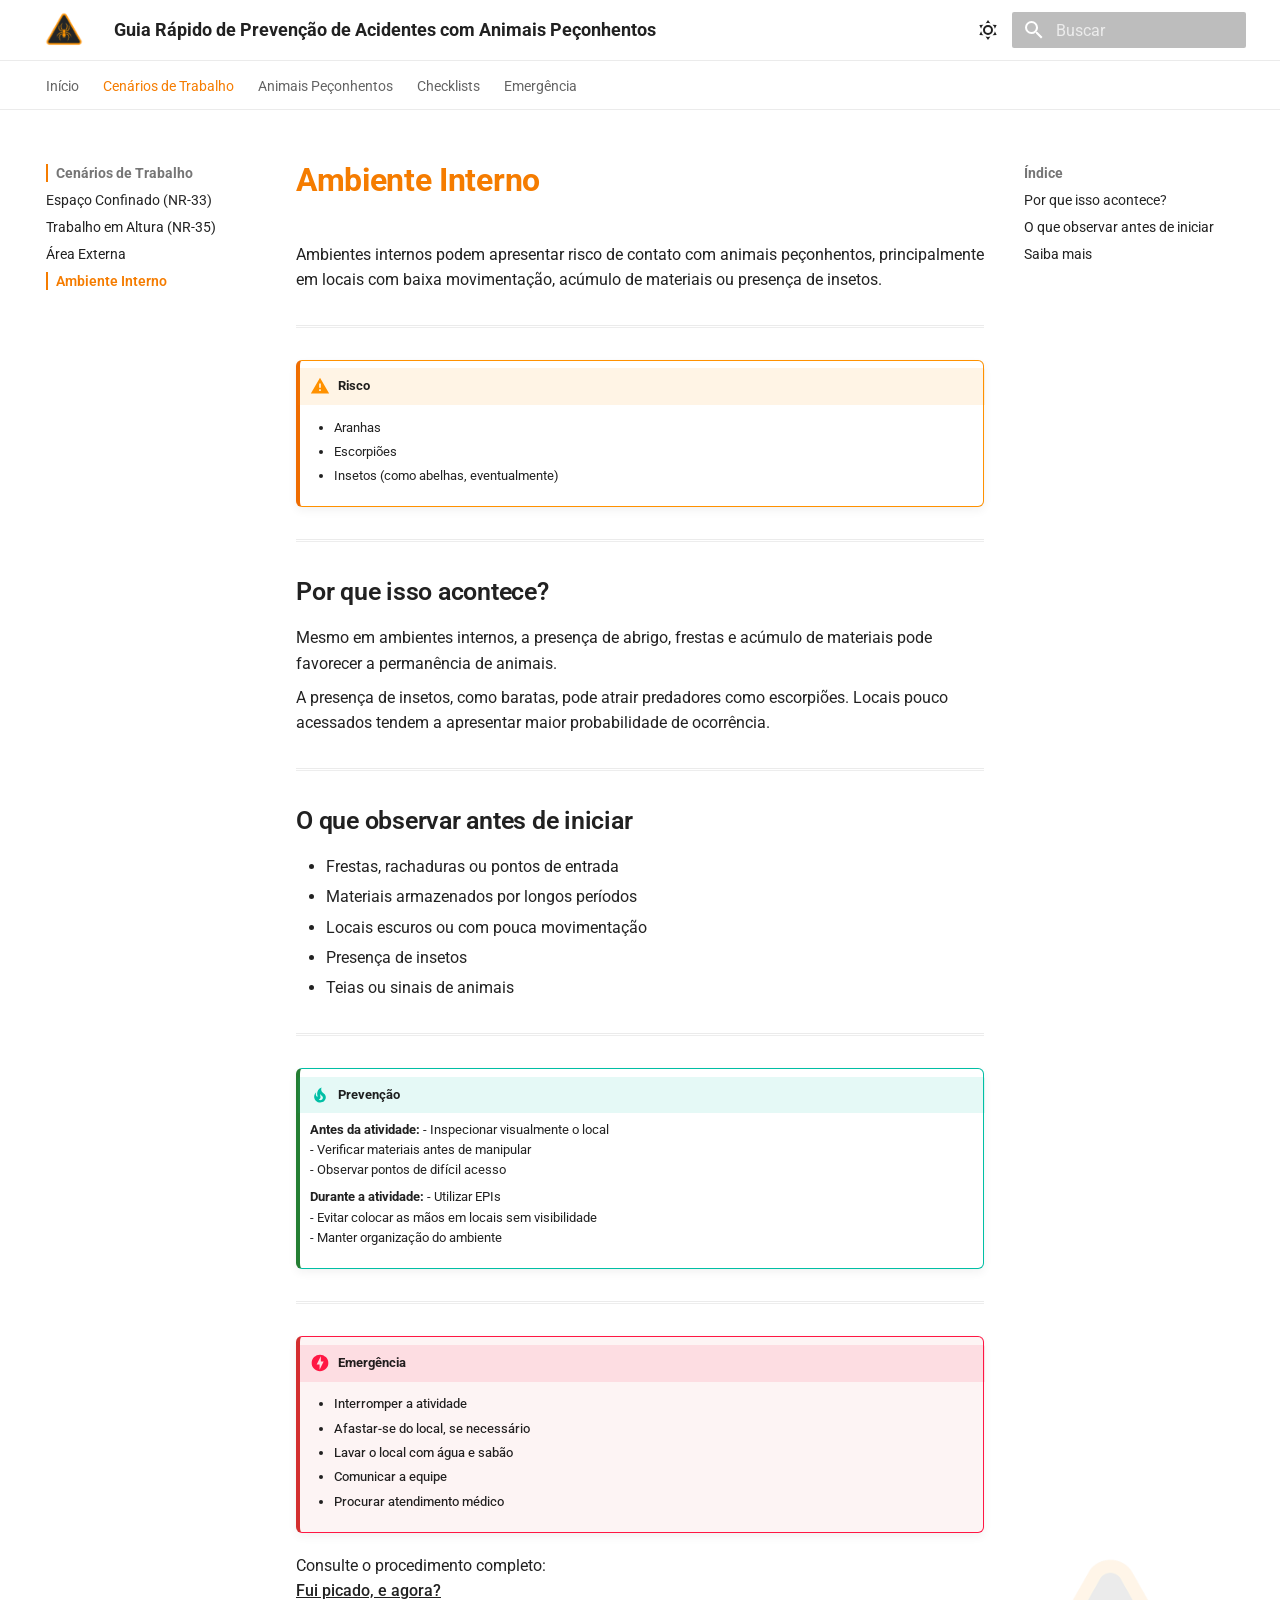
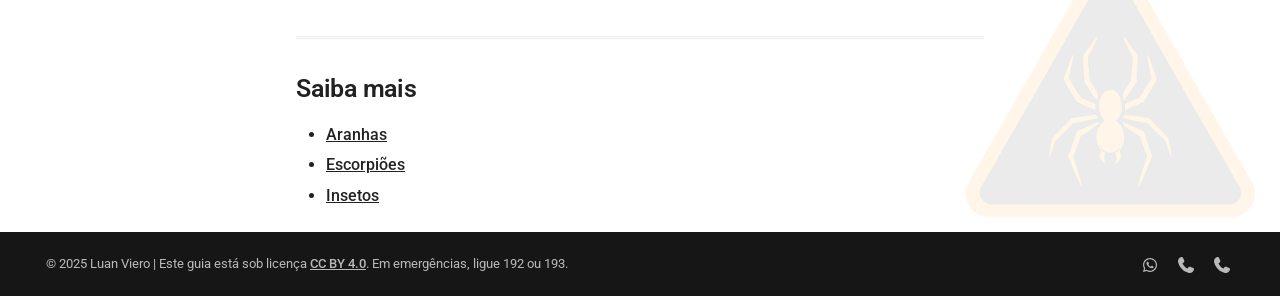
<file: cenarios/ambiente-interno/index.html>
<!doctype html>
<html lang="pt" class="no-js">
  <head>
    
      <meta charset="utf-8">
      <meta name="viewport" content="width=device-width,initial-scale=1">
      
        <meta name="description" content="Prevenção de acidentes com animais peçonhentos em atividades NR-33 e NR-35">
      
      
        <meta name="author" content="Life">
      
      
      
        <link rel="prev" href="../area-externa/">
      
      
        <link rel="next" href="../../animais/aranhas/">
      
      
        
      
      
      <link rel="icon" href="../../animais/images/favicon.png">
      <meta name="generator" content="mkdocs-1.6.1, mkdocs-material-9.7.6">
    
    
      
        <title>Ambiente Interno - Guia Rápido de Prevenção de Acidentes com Animais Peçonhentos</title>
      
    
    
      <link rel="stylesheet" href="../../assets/stylesheets/main.484c7ddc.min.css">
      
        
        <link rel="stylesheet" href="../../assets/stylesheets/palette.ab4e12ef.min.css">
      
      


    
    
      
    
    
      
        
        
        <link rel="preconnect" href="https://fonts.gstatic.com" crossorigin>
        <link rel="stylesheet" href="https://fonts.googleapis.com/css?family=Roboto:300,300i,400,400i,700,700i%7CRoboto+Mono:400,400i,700,700i&display=fallback">
        <style>:root{--md-text-font:"Roboto";--md-code-font:"Roboto Mono"}</style>
      
    
    
      <link rel="stylesheet" href="../../stylesheets/extra.css">
    
    <script>__md_scope=new URL("../..",location),__md_hash=e=>[...e].reduce(((e,_)=>(e<<5)-e+_.charCodeAt(0)),0),__md_get=(e,_=localStorage,t=__md_scope)=>JSON.parse(_.getItem(t.pathname+"."+e)),__md_set=(e,_,t=localStorage,a=__md_scope)=>{try{t.setItem(a.pathname+"."+e,JSON.stringify(_))}catch(e){}}</script>
    
      

    
    
  </head>
  
  
    
    
      
    
    
    
    
    <body dir="ltr" data-md-color-scheme="default" data-md-color-primary="grey" data-md-color-accent="orange">
  
    
    <input class="md-toggle" data-md-toggle="drawer" type="checkbox" id="__drawer" autocomplete="off">
    <input class="md-toggle" data-md-toggle="search" type="checkbox" id="__search" autocomplete="off">
    <label class="md-overlay" for="__drawer"></label>
    <div data-md-component="skip">
      
        
        <a href="#ambiente-interno" class="md-skip">
          Pular para conteúdo
        </a>
      
    </div>
    <div data-md-component="announce">
      
    </div>
    
    
      

<header class="md-header" data-md-component="header">
  <nav class="md-header__inner md-grid" aria-label="Cabeçalho">
    <a href="../.." title="Guia Rápido de Prevenção de Acidentes com Animais Peçonhentos" class="md-header__button md-logo" aria-label="Guia Rápido de Prevenção de Acidentes com Animais Peçonhentos" data-md-component="logo">
      
  <img src="../../animais/images/logo.png" alt="logo">

    </a>
    <label class="md-header__button md-icon" for="__drawer">
      
      <svg xmlns="http://www.w3.org/2000/svg" viewBox="0 0 24 24"><path d="M3 6h18v2H3zm0 5h18v2H3zm0 5h18v2H3z"/></svg>
    </label>
    <div class="md-header__title" data-md-component="header-title">
      <div class="md-header__ellipsis">
        <div class="md-header__topic">
          <span class="md-ellipsis">
            Guia Rápido de Prevenção de Acidentes com Animais Peçonhentos
          </span>
        </div>
        <div class="md-header__topic" data-md-component="header-topic">
          <span class="md-ellipsis">
            
              Ambiente Interno
            
          </span>
        </div>
      </div>
    </div>
    
      
        <form class="md-header__option" data-md-component="palette">
  
    
    
    
    <input class="md-option" data-md-color-media="" data-md-color-scheme="default" data-md-color-primary="grey" data-md-color-accent="orange"  aria-label="Modo claro"  type="radio" name="__palette" id="__palette_0">
    
      <label class="md-header__button md-icon" title="Modo claro" for="__palette_1" hidden>
        <svg xmlns="http://www.w3.org/2000/svg" viewBox="0 0 24 24"><path d="M12 7a5 5 0 0 1 5 5 5 5 0 0 1-5 5 5 5 0 0 1-5-5 5 5 0 0 1 5-5m0 2a3 3 0 0 0-3 3 3 3 0 0 0 3 3 3 3 0 0 0 3-3 3 3 0 0 0-3-3m0-7 2.39 3.42C13.65 5.15 12.84 5 12 5s-1.65.15-2.39.42zM3.34 7l4.16-.35A7.2 7.2 0 0 0 5.94 8.5c-.44.74-.69 1.5-.83 2.29zm.02 10 1.76-3.77a7.131 7.131 0 0 0 2.38 4.14zM20.65 7l-1.77 3.79a7.02 7.02 0 0 0-2.38-4.15zm-.01 10-4.14.36c.59-.51 1.12-1.14 1.54-1.86.42-.73.69-1.5.83-2.29zM12 22l-2.41-3.44c.74.27 1.55.44 2.41.44.82 0 1.63-.17 2.37-.44z"/></svg>
      </label>
    
  
    
    
    
    <input class="md-option" data-md-color-media="" data-md-color-scheme="slate" data-md-color-primary="gray" data-md-color-accent="orange"  aria-label="Modo escuro"  type="radio" name="__palette" id="__palette_1">
    
      <label class="md-header__button md-icon" title="Modo escuro" for="__palette_0" hidden>
        <svg xmlns="http://www.w3.org/2000/svg" viewBox="0 0 24 24"><path d="m17.75 4.09-2.53 1.94.91 3.06-2.63-1.81-2.63 1.81.91-3.06-2.53-1.94L12.44 4l1.06-3 1.06 3zm3.5 6.91-1.64 1.25.59 1.98-1.7-1.17-1.7 1.17.59-1.98L15.75 11l2.06-.05L18.5 9l.69 1.95zm-2.28 4.95c.83-.08 1.72 1.1 1.19 1.85-.32.45-.66.87-1.08 1.27C15.17 23 8.84 23 4.94 19.07c-3.91-3.9-3.91-10.24 0-14.14.4-.4.82-.76 1.27-1.08.75-.53 1.93.36 1.85 1.19-.27 2.86.69 5.83 2.89 8.02a9.96 9.96 0 0 0 8.02 2.89m-1.64 2.02a12.08 12.08 0 0 1-7.8-3.47c-2.17-2.19-3.33-5-3.49-7.82-2.81 3.14-2.7 7.96.31 10.98 3.02 3.01 7.84 3.12 10.98.31"/></svg>
      </label>
    
  
</form>
      
    
    
      <script>var palette=__md_get("__palette");if(palette&&palette.color){if("(prefers-color-scheme)"===palette.color.media){var media=matchMedia("(prefers-color-scheme: light)"),input=document.querySelector(media.matches?"[data-md-color-media='(prefers-color-scheme: light)']":"[data-md-color-media='(prefers-color-scheme: dark)']");palette.color.media=input.getAttribute("data-md-color-media"),palette.color.scheme=input.getAttribute("data-md-color-scheme"),palette.color.primary=input.getAttribute("data-md-color-primary"),palette.color.accent=input.getAttribute("data-md-color-accent")}for(var[key,value]of Object.entries(palette.color))document.body.setAttribute("data-md-color-"+key,value)}</script>
    
    
    
      
      
        <label class="md-header__button md-icon" for="__search">
          
          <svg xmlns="http://www.w3.org/2000/svg" viewBox="0 0 24 24"><path d="M9.5 3A6.5 6.5 0 0 1 16 9.5c0 1.61-.59 3.09-1.56 4.23l.27.27h.79l5 5-1.5 1.5-5-5v-.79l-.27-.27A6.52 6.52 0 0 1 9.5 16 6.5 6.5 0 0 1 3 9.5 6.5 6.5 0 0 1 9.5 3m0 2C7 5 5 7 5 9.5S7 14 9.5 14 14 12 14 9.5 12 5 9.5 5"/></svg>
        </label>
        <div class="md-search" data-md-component="search" role="dialog">
  <label class="md-search__overlay" for="__search"></label>
  <div class="md-search__inner" role="search">
    <form class="md-search__form" name="search">
      <input type="text" class="md-search__input" name="query" aria-label="Buscar" placeholder="Buscar" autocapitalize="off" autocorrect="off" autocomplete="off" spellcheck="false" data-md-component="search-query" required>
      <label class="md-search__icon md-icon" for="__search">
        
        <svg xmlns="http://www.w3.org/2000/svg" viewBox="0 0 24 24"><path d="M9.5 3A6.5 6.5 0 0 1 16 9.5c0 1.61-.59 3.09-1.56 4.23l.27.27h.79l5 5-1.5 1.5-5-5v-.79l-.27-.27A6.52 6.52 0 0 1 9.5 16 6.5 6.5 0 0 1 3 9.5 6.5 6.5 0 0 1 9.5 3m0 2C7 5 5 7 5 9.5S7 14 9.5 14 14 12 14 9.5 12 5 9.5 5"/></svg>
        
        <svg xmlns="http://www.w3.org/2000/svg" viewBox="0 0 24 24"><path d="M20 11v2H8l5.5 5.5-1.42 1.42L4.16 12l7.92-7.92L13.5 5.5 8 11z"/></svg>
      </label>
      <nav class="md-search__options" aria-label="Pesquisar">
        
        <button type="reset" class="md-search__icon md-icon" title="Limpar" aria-label="Limpar" tabindex="-1">
          
          <svg xmlns="http://www.w3.org/2000/svg" viewBox="0 0 24 24"><path d="M19 6.41 17.59 5 12 10.59 6.41 5 5 6.41 10.59 12 5 17.59 6.41 19 12 13.41 17.59 19 19 17.59 13.41 12z"/></svg>
        </button>
      </nav>
      
        <div class="md-search__suggest" data-md-component="search-suggest"></div>
      
    </form>
    <div class="md-search__output">
      <div class="md-search__scrollwrap" tabindex="0" data-md-scrollfix>
        <div class="md-search-result" data-md-component="search-result">
          <div class="md-search-result__meta">
            Inicializando busca
          </div>
          <ol class="md-search-result__list" role="presentation"></ol>
        </div>
      </div>
    </div>
  </div>
</div>
      
    
    
  </nav>
  
</header>
    
    <div class="md-container" data-md-component="container">
      
      
        
          
            
<nav class="md-tabs" aria-label="Abas" data-md-component="tabs">
  <div class="md-grid">
    <ul class="md-tabs__list">
      
        
  
  
  
  
    <li class="md-tabs__item">
      <a href="../.." class="md-tabs__link">
        
  
  
    
  
  Início

      </a>
    </li>
  

      
        
  
  
  
    
  
  
    
    
      <li class="md-tabs__item md-tabs__item--active">
        <a href="../espaco-confinado/" class="md-tabs__link">
          
  
  
    
  
  Cenários de Trabalho

        </a>
      </li>
    
  

      
        
  
  
  
  
    
    
      <li class="md-tabs__item">
        <a href="../../animais/aranhas/" class="md-tabs__link">
          
  
  
    
  
  Animais Peçonhentos

        </a>
      </li>
    
  

      
        
  
  
  
  
    
    
      <li class="md-tabs__item">
        <a href="../../checklists/antes/" class="md-tabs__link">
          
  
  
    
  
  Checklists

        </a>
      </li>
    
  

      
        
  
  
  
  
    
    
      <li class="md-tabs__item">
        <a href="../../emergencia/fui-picado/" class="md-tabs__link">
          
  
  
    
  
  Emergência

        </a>
      </li>
    
  

      
    </ul>
  </div>
</nav>
          
        
      
      <main class="md-main" data-md-component="main">
        <div class="md-main__inner md-grid">
          
            
              
              <div class="md-sidebar md-sidebar--primary" data-md-component="sidebar" data-md-type="navigation" >
                <div class="md-sidebar__scrollwrap">
                  <div class="md-sidebar__inner">
                    


  


<nav class="md-nav md-nav--primary md-nav--lifted" aria-label="Navegação" data-md-level="0">
  <label class="md-nav__title" for="__drawer">
    <a href="../.." title="Guia Rápido de Prevenção de Acidentes com Animais Peçonhentos" class="md-nav__button md-logo" aria-label="Guia Rápido de Prevenção de Acidentes com Animais Peçonhentos" data-md-component="logo">
      
  <img src="../../animais/images/logo.png" alt="logo">

    </a>
    Guia Rápido de Prevenção de Acidentes com Animais Peçonhentos
  </label>
  
  <ul class="md-nav__list" data-md-scrollfix>
    
      
      
  
  
  
  
    <li class="md-nav__item">
      <a href="../.." class="md-nav__link">
        
  
  
  <span class="md-ellipsis">
    
  
    Início
  

    
  </span>
  
  

      </a>
    </li>
  

    
      
      
  
  
    
  
  
  
    
    
      
        
      
        
      
        
      
        
      
    
    
    
      
        
        
      
      
        
      
    
    
    <li class="md-nav__item md-nav__item--active md-nav__item--section md-nav__item--nested">
      
        
        
        <input class="md-nav__toggle md-toggle " type="checkbox" id="__nav_2" checked>
        
          
          <label class="md-nav__link" for="__nav_2" id="__nav_2_label" tabindex="">
            
  
  
  <span class="md-ellipsis">
    
  
    Cenários de Trabalho
  

    
  </span>
  
  

            <span class="md-nav__icon md-icon"></span>
          </label>
        
        <nav class="md-nav" data-md-level="1" aria-labelledby="__nav_2_label" aria-expanded="true">
          <label class="md-nav__title" for="__nav_2">
            <span class="md-nav__icon md-icon"></span>
            
  
    Cenários de Trabalho
  

          </label>
          <ul class="md-nav__list" data-md-scrollfix>
            
              
                
  
  
  
  
    <li class="md-nav__item">
      <a href="../espaco-confinado/" class="md-nav__link">
        
  
  
  <span class="md-ellipsis">
    
  
    Espaço Confinado (NR-33)
  

    
  </span>
  
  

      </a>
    </li>
  

              
            
              
                
  
  
  
  
    <li class="md-nav__item">
      <a href="../trabalho-em-altura/" class="md-nav__link">
        
  
  
  <span class="md-ellipsis">
    
  
    Trabalho em Altura (NR-35)
  

    
  </span>
  
  

      </a>
    </li>
  

              
            
              
                
  
  
  
  
    <li class="md-nav__item">
      <a href="../area-externa/" class="md-nav__link">
        
  
  
  <span class="md-ellipsis">
    
  
    Área Externa
  

    
  </span>
  
  

      </a>
    </li>
  

              
            
              
                
  
  
    
  
  
  
    <li class="md-nav__item md-nav__item--active">
      
      <input class="md-nav__toggle md-toggle" type="checkbox" id="__toc">
      
      
        
      
      
        <label class="md-nav__link md-nav__link--active" for="__toc">
          
  
  
  <span class="md-ellipsis">
    
  
    Ambiente Interno
  

    
  </span>
  
  

          <span class="md-nav__icon md-icon"></span>
        </label>
      
      <a href="./" class="md-nav__link md-nav__link--active">
        
  
  
  <span class="md-ellipsis">
    
  
    Ambiente Interno
  

    
  </span>
  
  

      </a>
      
        

<nav class="md-nav md-nav--secondary" aria-label="Índice">
  
  
  
    
  
  
    <label class="md-nav__title" for="__toc">
      <span class="md-nav__icon md-icon"></span>
      Índice
    </label>
    <ul class="md-nav__list" data-md-component="toc" data-md-scrollfix>
      
        <li class="md-nav__item">
  <a href="#por-que-isso-acontece" class="md-nav__link">
    <span class="md-ellipsis">
      
        Por que isso acontece?
      
    </span>
  </a>
  
</li>
      
        <li class="md-nav__item">
  <a href="#o-que-observar-antes-de-iniciar" class="md-nav__link">
    <span class="md-ellipsis">
      
        O que observar antes de iniciar
      
    </span>
  </a>
  
</li>
      
        <li class="md-nav__item">
  <a href="#saiba-mais" class="md-nav__link">
    <span class="md-ellipsis">
      
        Saiba mais
      
    </span>
  </a>
  
</li>
      
    </ul>
  
</nav>
      
    </li>
  

              
            
          </ul>
        </nav>
      
    </li>
  

    
      
      
  
  
  
  
    
    
      
        
      
        
      
        
      
        
      
    
    
    
      
      
        
      
    
    
    <li class="md-nav__item md-nav__item--nested">
      
        
        
          
        
        <input class="md-nav__toggle md-toggle md-toggle--indeterminate" type="checkbox" id="__nav_3" >
        
          
          <label class="md-nav__link" for="__nav_3" id="__nav_3_label" tabindex="0">
            
  
  
  <span class="md-ellipsis">
    
  
    Animais Peçonhentos
  

    
  </span>
  
  

            <span class="md-nav__icon md-icon"></span>
          </label>
        
        <nav class="md-nav" data-md-level="1" aria-labelledby="__nav_3_label" aria-expanded="false">
          <label class="md-nav__title" for="__nav_3">
            <span class="md-nav__icon md-icon"></span>
            
  
    Animais Peçonhentos
  

          </label>
          <ul class="md-nav__list" data-md-scrollfix>
            
              
                
  
  
  
  
    <li class="md-nav__item">
      <a href="../../animais/aranhas/" class="md-nav__link">
        
  
  
  <span class="md-ellipsis">
    
  
    Aranhas
  

    
  </span>
  
  

      </a>
    </li>
  

              
            
              
                
  
  
  
  
    <li class="md-nav__item">
      <a href="../../animais/escorpioes/" class="md-nav__link">
        
  
  
  <span class="md-ellipsis">
    
  
    Escorpiões
  

    
  </span>
  
  

      </a>
    </li>
  

              
            
              
                
  
  
  
  
    <li class="md-nav__item">
      <a href="../../animais/serpentes/" class="md-nav__link">
        
  
  
  <span class="md-ellipsis">
    
  
    Serpentes
  

    
  </span>
  
  

      </a>
    </li>
  

              
            
              
                
  
  
  
  
    <li class="md-nav__item">
      <a href="../../animais/insetos/" class="md-nav__link">
        
  
  
  <span class="md-ellipsis">
    
  
    Insetos
  

    
  </span>
  
  

      </a>
    </li>
  

              
            
          </ul>
        </nav>
      
    </li>
  

    
      
      
  
  
  
  
    
    
      
        
      
        
      
    
    
    
      
      
        
      
    
    
    <li class="md-nav__item md-nav__item--nested">
      
        
        
          
        
        <input class="md-nav__toggle md-toggle md-toggle--indeterminate" type="checkbox" id="__nav_4" >
        
          
          <label class="md-nav__link" for="__nav_4" id="__nav_4_label" tabindex="0">
            
  
  
  <span class="md-ellipsis">
    
  
    Checklists
  

    
  </span>
  
  

            <span class="md-nav__icon md-icon"></span>
          </label>
        
        <nav class="md-nav" data-md-level="1" aria-labelledby="__nav_4_label" aria-expanded="false">
          <label class="md-nav__title" for="__nav_4">
            <span class="md-nav__icon md-icon"></span>
            
  
    Checklists
  

          </label>
          <ul class="md-nav__list" data-md-scrollfix>
            
              
                
  
  
  
  
    <li class="md-nav__item">
      <a href="../../checklists/antes/" class="md-nav__link">
        
  
  
  <span class="md-ellipsis">
    
  
    Antes do Trabalho
  

    
  </span>
  
  

      </a>
    </li>
  

              
            
              
                
  
  
  
  
    <li class="md-nav__item">
      <a href="../../checklists/durante/" class="md-nav__link">
        
  
  
  <span class="md-ellipsis">
    
  
    Durante o Trabalho
  

    
  </span>
  
  

      </a>
    </li>
  

              
            
          </ul>
        </nav>
      
    </li>
  

    
      
      
  
  
  
  
    
    
      
        
      
        
      
    
    
    
      
      
        
      
    
    
    <li class="md-nav__item md-nav__item--nested">
      
        
        
          
        
        <input class="md-nav__toggle md-toggle md-toggle--indeterminate" type="checkbox" id="__nav_5" >
        
          
          <label class="md-nav__link" for="__nav_5" id="__nav_5_label" tabindex="0">
            
  
  
  <span class="md-ellipsis">
    
  
    Emergência
  

    
  </span>
  
  

            <span class="md-nav__icon md-icon"></span>
          </label>
        
        <nav class="md-nav" data-md-level="1" aria-labelledby="__nav_5_label" aria-expanded="false">
          <label class="md-nav__title" for="__nav_5">
            <span class="md-nav__icon md-icon"></span>
            
  
    Emergência
  

          </label>
          <ul class="md-nav__list" data-md-scrollfix>
            
              
                
  
  
  
  
    <li class="md-nav__item">
      <a href="../../emergencia/fui-picado/" class="md-nav__link">
        
  
  
  <span class="md-ellipsis">
    
  
    Fui Picado, e Agora?
  

    
  </span>
  
  

      </a>
    </li>
  

              
            
              
                
  
  
  
  
    <li class="md-nav__item">
      <a href="../../emergencia/contatos/" class="md-nav__link">
        
  
  
  <span class="md-ellipsis">
    
  
    Contatos de Emergência
  

    
  </span>
  
  

      </a>
    </li>
  

              
            
          </ul>
        </nav>
      
    </li>
  

    
  </ul>
</nav>
                  </div>
                </div>
              </div>
            
            
              
              <div class="md-sidebar md-sidebar--secondary" data-md-component="sidebar" data-md-type="toc" >
                <div class="md-sidebar__scrollwrap">
                  <div class="md-sidebar__inner">
                    

<nav class="md-nav md-nav--secondary" aria-label="Índice">
  
  
  
    
  
  
    <label class="md-nav__title" for="__toc">
      <span class="md-nav__icon md-icon"></span>
      Índice
    </label>
    <ul class="md-nav__list" data-md-component="toc" data-md-scrollfix>
      
        <li class="md-nav__item">
  <a href="#por-que-isso-acontece" class="md-nav__link">
    <span class="md-ellipsis">
      
        Por que isso acontece?
      
    </span>
  </a>
  
</li>
      
        <li class="md-nav__item">
  <a href="#o-que-observar-antes-de-iniciar" class="md-nav__link">
    <span class="md-ellipsis">
      
        O que observar antes de iniciar
      
    </span>
  </a>
  
</li>
      
        <li class="md-nav__item">
  <a href="#saiba-mais" class="md-nav__link">
    <span class="md-ellipsis">
      
        Saiba mais
      
    </span>
  </a>
  
</li>
      
    </ul>
  
</nav>
                  </div>
                </div>
              </div>
            
          
          
            <div class="md-content" data-md-component="content">
              
              <article class="md-content__inner md-typeset">
                
                  



<h1 id="ambiente-interno">Ambiente Interno</h1>
<p>Ambientes internos podem apresentar risco de contato com animais peçonhentos, principalmente em locais com baixa movimentação, acúmulo de materiais ou presença de insetos.</p>
<hr />
<div class="admonition warning">
<p class="admonition-title">Risco</p>
<ul>
<li>Aranhas  </li>
<li>Escorpiões  </li>
<li>Insetos (como abelhas, eventualmente)  </li>
</ul>
</div>
<hr />
<h2 id="por-que-isso-acontece">Por que isso acontece?</h2>
<p>Mesmo em ambientes internos, a presença de abrigo, frestas e acúmulo de materiais pode favorecer a permanência de animais.</p>
<p>A presença de insetos, como baratas, pode atrair predadores como escorpiões. Locais pouco acessados tendem a apresentar maior probabilidade de ocorrência.</p>
<hr />
<h2 id="o-que-observar-antes-de-iniciar">O que observar antes de iniciar</h2>
<ul>
<li>Frestas, rachaduras ou pontos de entrada  </li>
<li>Materiais armazenados por longos períodos  </li>
<li>Locais escuros ou com pouca movimentação  </li>
<li>Presença de insetos  </li>
<li>Teias ou sinais de animais  </li>
</ul>
<hr />
<div class="admonition tip">
<p class="admonition-title">Prevenção</p>
<p><strong>Antes da atividade:</strong>
- Inspecionar visualmente o local<br />
- Verificar materiais antes de manipular<br />
- Observar pontos de difícil acesso  </p>
<p><strong>Durante a atividade:</strong>
- Utilizar EPIs<br />
- Evitar colocar as mãos em locais sem visibilidade<br />
- Manter organização do ambiente  </p>
</div>
<hr />
<div class="admonition danger">
<p class="admonition-title">Emergência</p>
<ul>
<li>Interromper a atividade  </li>
<li>Afastar-se do local, se necessário  </li>
<li>Lavar o local com água e sabão  </li>
<li>Comunicar a equipe  </li>
<li>Procurar atendimento médico  </li>
</ul>
</div>
<p>Consulte o procedimento completo:<br />
<a href="../../emergencia/fui-picado/">Fui picado, e agora?</a></p>
<hr />
<h2 id="saiba-mais">Saiba mais</h2>
<ul>
<li><a href="../../animais/aranhas/">Aranhas</a></li>
<li><a href="../../animais/escorpioes/">Escorpiões</a></li>
<li><a href="../../animais/insetos/">Insetos</a></li>
</ul>












                
              </article>
            </div>
          
          
<script>var target=document.getElementById(location.hash.slice(1));target&&target.name&&(target.checked=target.name.startsWith("__tabbed_"))</script>
        </div>
        
          <button type="button" class="md-top md-icon" data-md-component="top" hidden>
  
  <svg xmlns="http://www.w3.org/2000/svg" viewBox="0 0 24 24"><path d="M13 20h-2V8l-5.5 5.5-1.42-1.42L12 4.16l7.92 7.92-1.42 1.42L13 8z"/></svg>
  Voltar para o topo
</button>
        
      </main>
      
        <footer class="md-footer">
  
  <div class="md-footer-meta md-typeset">
    <div class="md-footer-meta__inner md-grid">
      <div class="md-copyright">
  
    <div class="md-copyright__highlight">
      © 2025 Luan Viero | Este guia está sob licença <a href="https://creativecommons.org/licenses/by/4.0/deed.pt_BR">CC BY 4.0</a>. Em emergências, ligue 192 ou 193.
    </div>
  
  
</div>
      
        
<div class="md-social">
  
    
    
    
    
    <a href="https://wa.me/5514936181085" target="_blank" rel="noopener" title="Dúvidas sobre identificação?" class="md-social__link">
      <svg xmlns="http://www.w3.org/2000/svg" viewBox="0 0 448 512"><!--! Font Awesome Free 7.1.0 by @fontawesome - https://fontawesome.com License - https://fontawesome.com/license/free (Icons: CC BY 4.0, Fonts: SIL OFL 1.1, Code: MIT License) Copyright 2025 Fonticons, Inc.--><path d="M380.9 97.1C339 55.1 283.2 32 223.9 32c-122.4 0-222 99.6-222 222 0 39.1 10.2 77.3 29.6 111L0 480l117.7-30.9c32.4 17.7 68.9 27 106.1 27h.1c122.3 0 224.1-99.6 224.1-222 0-59.3-25.2-115-67.1-157m-157 341.6c-33.2 0-65.7-8.9-94-25.7l-6.7-4-69.8 18.3L72 359.2l-4.4-7c-18.5-29.4-28.2-63.3-28.2-98.2 0-101.7 82.8-184.5 184.6-184.5 49.3 0 95.6 19.2 130.4 54.1s56.2 81.2 56.1 130.5c0 101.8-84.9 184.6-186.6 184.6m101.2-138.2c-5.5-2.8-32.8-16.2-37.9-18-5.1-1.9-8.8-2.8-12.5 2.8s-14.3 18-17.6 21.8c-3.2 3.7-6.5 4.2-12 1.4-32.6-16.3-54-29.1-75.5-66-5.7-9.8 5.7-9.1 16.3-30.3 1.8-3.7.9-6.9-.5-9.7s-12.5-30.1-17.1-41.2c-4.5-10.8-9.1-9.3-12.5-9.5-3.2-.2-6.9-.2-10.6-.2s-9.7 1.4-14.8 6.9c-5.1 5.6-19.4 19-19.4 46.3s19.9 53.7 22.6 57.4c2.8 3.7 39.1 59.7 94.8 83.8 35.2 15.2 49 16.5 66.6 13.9 10.7-1.6 32.8-13.4 37.4-26.4s4.6-24.1 3.2-26.4c-1.3-2.5-5-3.9-10.5-6.6"/></svg>
    </a>
  
    
    
    
    
    <a href="tel:192" target="_blank" rel="noopener" title="SAMU 192" class="md-social__link">
      <svg xmlns="http://www.w3.org/2000/svg" viewBox="0 0 512 512"><!--! Font Awesome Free 7.1.0 by @fontawesome - https://fontawesome.com License - https://fontawesome.com/license/free (Icons: CC BY 4.0, Fonts: SIL OFL 1.1, Code: MIT License) Copyright 2025 Fonticons, Inc.--><path d="M160.2 25c-7.9-18.9-28.5-28.9-48.1-23.6l-5.5 1.5C42 20.5-13.2 83.1 2.9 159.3 40 334.3 177.7 472 352.7 509.1 429 525.3 491.5 470 509.1 405.4l1.5-5.5c5.4-19.7-4.7-40.3-23.5-48.1l-97.3-40.5c-16.5-6.9-35.6-2.1-47 11.8l-38.6 47.2c-70.3-34.9-126.9-93.3-159.4-165l44.2-36c13.9-11.3 18.6-30.4 11.8-47z"/></svg>
    </a>
  
    
    
    
    
    <a href="tel:193" target="_blank" rel="noopener" title="Corpo de Bombeiros 193" class="md-social__link">
      <svg xmlns="http://www.w3.org/2000/svg" viewBox="0 0 512 512"><!--! Font Awesome Free 7.1.0 by @fontawesome - https://fontawesome.com License - https://fontawesome.com/license/free (Icons: CC BY 4.0, Fonts: SIL OFL 1.1, Code: MIT License) Copyright 2025 Fonticons, Inc.--><path d="M160.2 25c-7.9-18.9-28.5-28.9-48.1-23.6l-5.5 1.5C42 20.5-13.2 83.1 2.9 159.3 40 334.3 177.7 472 352.7 509.1 429 525.3 491.5 470 509.1 405.4l1.5-5.5c5.4-19.7-4.7-40.3-23.5-48.1l-97.3-40.5c-16.5-6.9-35.6-2.1-47 11.8l-38.6 47.2c-70.3-34.9-126.9-93.3-159.4-165l44.2-36c13.9-11.3 18.6-30.4 11.8-47z"/></svg>
    </a>
  
</div>
      
    </div>
  </div>
</footer>
      
    </div>
    <div class="md-dialog" data-md-component="dialog">
      <div class="md-dialog__inner md-typeset"></div>
    </div>
    
    
    
      
      
      <script id="__config" type="application/json">{"annotate": null, "base": "../..", "features": ["content.code.copy", "navigation.breadcrumbs", "navigation.expand", "navigation.indexes", "navigation.sections", "navigation.tabs", "navigation.top", "search.highlight", "search.suggest"], "search": "../../assets/javascripts/workers/search.2c215733.min.js", "tags": null, "translations": {"clipboard.copied": "Copiado para \u00e1rea de transfer\u00eancia", "clipboard.copy": "Copiar para \u00e1rea de transfer\u00eancia", "search.result.more.one": "mais 1 nesta p\u00e1gina", "search.result.more.other": "# mais nesta p\u00e1gina", "search.result.none": "Nenhum documento encontrado", "search.result.one": "1 documento encontrado", "search.result.other": "# documentos encontrados", "search.result.placeholder": "Digite para iniciar a busca", "search.result.term.missing": "Ausente", "select.version": "Selecione a vers\u00e3o"}, "version": null}</script>
    
    
      <script src="../../assets/javascripts/bundle.79ae519e.min.js"></script>
      
    
  </body>
</html>
</file>
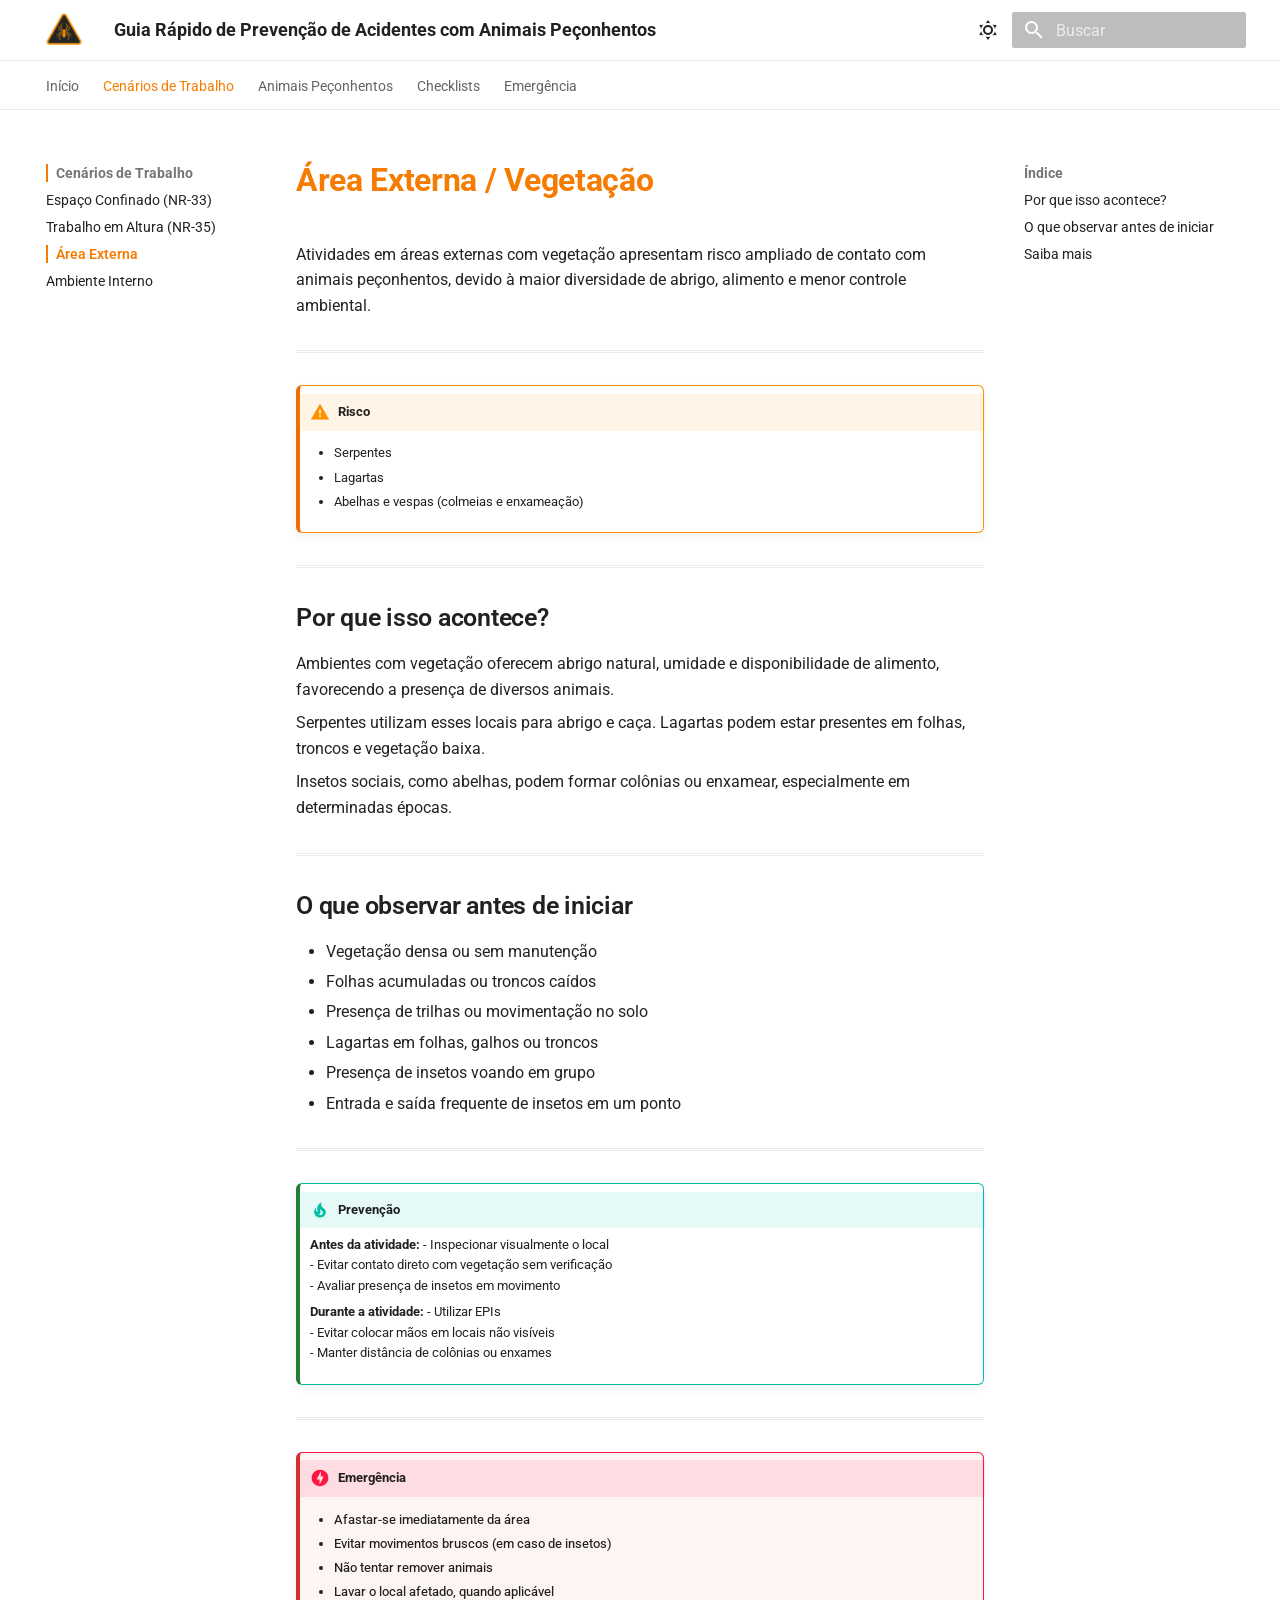
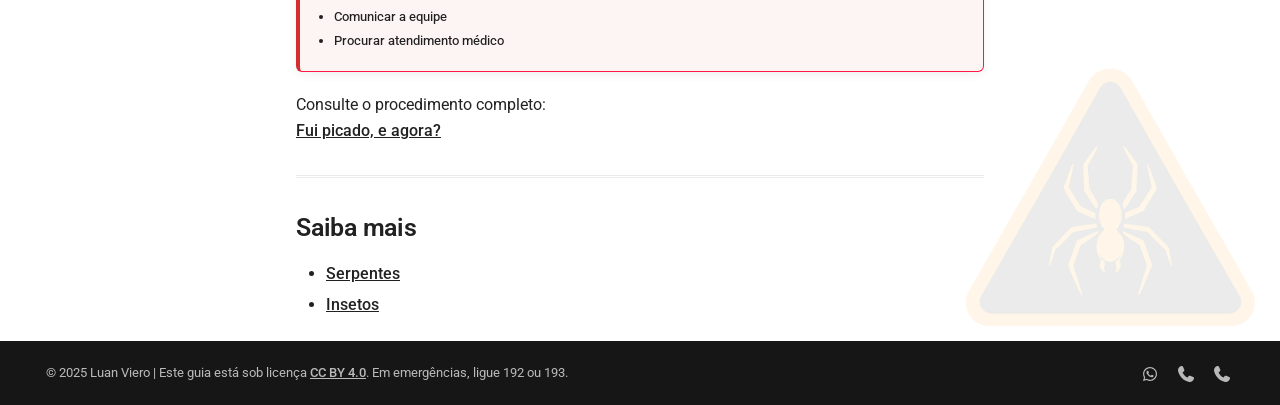
<file: cenarios/area-externa/index.html>
<!doctype html>
<html lang="pt" class="no-js">
  <head>
    
      <meta charset="utf-8">
      <meta name="viewport" content="width=device-width,initial-scale=1">
      
        <meta name="description" content="Prevenção de acidentes com animais peçonhentos em atividades NR-33 e NR-35">
      
      
        <meta name="author" content="Life">
      
      
      
        <link rel="prev" href="../trabalho-em-altura/">
      
      
        <link rel="next" href="../ambiente-interno/">
      
      
        
      
      
      <link rel="icon" href="../../animais/images/favicon.png">
      <meta name="generator" content="mkdocs-1.6.1, mkdocs-material-9.7.6">
    
    
      
        <title>Área Externa - Guia Rápido de Prevenção de Acidentes com Animais Peçonhentos</title>
      
    
    
      <link rel="stylesheet" href="../../assets/stylesheets/main.484c7ddc.min.css">
      
        
        <link rel="stylesheet" href="../../assets/stylesheets/palette.ab4e12ef.min.css">
      
      


    
    
      
    
    
      
        
        
        <link rel="preconnect" href="https://fonts.gstatic.com" crossorigin>
        <link rel="stylesheet" href="https://fonts.googleapis.com/css?family=Roboto:300,300i,400,400i,700,700i%7CRoboto+Mono:400,400i,700,700i&display=fallback">
        <style>:root{--md-text-font:"Roboto";--md-code-font:"Roboto Mono"}</style>
      
    
    
      <link rel="stylesheet" href="../../stylesheets/extra.css">
    
    <script>__md_scope=new URL("../..",location),__md_hash=e=>[...e].reduce(((e,_)=>(e<<5)-e+_.charCodeAt(0)),0),__md_get=(e,_=localStorage,t=__md_scope)=>JSON.parse(_.getItem(t.pathname+"."+e)),__md_set=(e,_,t=localStorage,a=__md_scope)=>{try{t.setItem(a.pathname+"."+e,JSON.stringify(_))}catch(e){}}</script>
    
      

    
    
  </head>
  
  
    
    
      
    
    
    
    
    <body dir="ltr" data-md-color-scheme="default" data-md-color-primary="grey" data-md-color-accent="orange">
  
    
    <input class="md-toggle" data-md-toggle="drawer" type="checkbox" id="__drawer" autocomplete="off">
    <input class="md-toggle" data-md-toggle="search" type="checkbox" id="__search" autocomplete="off">
    <label class="md-overlay" for="__drawer"></label>
    <div data-md-component="skip">
      
        
        <a href="#area-externa-vegetacao" class="md-skip">
          Pular para conteúdo
        </a>
      
    </div>
    <div data-md-component="announce">
      
    </div>
    
    
      

<header class="md-header" data-md-component="header">
  <nav class="md-header__inner md-grid" aria-label="Cabeçalho">
    <a href="../.." title="Guia Rápido de Prevenção de Acidentes com Animais Peçonhentos" class="md-header__button md-logo" aria-label="Guia Rápido de Prevenção de Acidentes com Animais Peçonhentos" data-md-component="logo">
      
  <img src="../../animais/images/logo.png" alt="logo">

    </a>
    <label class="md-header__button md-icon" for="__drawer">
      
      <svg xmlns="http://www.w3.org/2000/svg" viewBox="0 0 24 24"><path d="M3 6h18v2H3zm0 5h18v2H3zm0 5h18v2H3z"/></svg>
    </label>
    <div class="md-header__title" data-md-component="header-title">
      <div class="md-header__ellipsis">
        <div class="md-header__topic">
          <span class="md-ellipsis">
            Guia Rápido de Prevenção de Acidentes com Animais Peçonhentos
          </span>
        </div>
        <div class="md-header__topic" data-md-component="header-topic">
          <span class="md-ellipsis">
            
              Área Externa
            
          </span>
        </div>
      </div>
    </div>
    
      
        <form class="md-header__option" data-md-component="palette">
  
    
    
    
    <input class="md-option" data-md-color-media="" data-md-color-scheme="default" data-md-color-primary="grey" data-md-color-accent="orange"  aria-label="Modo claro"  type="radio" name="__palette" id="__palette_0">
    
      <label class="md-header__button md-icon" title="Modo claro" for="__palette_1" hidden>
        <svg xmlns="http://www.w3.org/2000/svg" viewBox="0 0 24 24"><path d="M12 7a5 5 0 0 1 5 5 5 5 0 0 1-5 5 5 5 0 0 1-5-5 5 5 0 0 1 5-5m0 2a3 3 0 0 0-3 3 3 3 0 0 0 3 3 3 3 0 0 0 3-3 3 3 0 0 0-3-3m0-7 2.39 3.42C13.65 5.15 12.84 5 12 5s-1.65.15-2.39.42zM3.34 7l4.16-.35A7.2 7.2 0 0 0 5.94 8.5c-.44.74-.69 1.5-.83 2.29zm.02 10 1.76-3.77a7.131 7.131 0 0 0 2.38 4.14zM20.65 7l-1.77 3.79a7.02 7.02 0 0 0-2.38-4.15zm-.01 10-4.14.36c.59-.51 1.12-1.14 1.54-1.86.42-.73.69-1.5.83-2.29zM12 22l-2.41-3.44c.74.27 1.55.44 2.41.44.82 0 1.63-.17 2.37-.44z"/></svg>
      </label>
    
  
    
    
    
    <input class="md-option" data-md-color-media="" data-md-color-scheme="slate" data-md-color-primary="gray" data-md-color-accent="orange"  aria-label="Modo escuro"  type="radio" name="__palette" id="__palette_1">
    
      <label class="md-header__button md-icon" title="Modo escuro" for="__palette_0" hidden>
        <svg xmlns="http://www.w3.org/2000/svg" viewBox="0 0 24 24"><path d="m17.75 4.09-2.53 1.94.91 3.06-2.63-1.81-2.63 1.81.91-3.06-2.53-1.94L12.44 4l1.06-3 1.06 3zm3.5 6.91-1.64 1.25.59 1.98-1.7-1.17-1.7 1.17.59-1.98L15.75 11l2.06-.05L18.5 9l.69 1.95zm-2.28 4.95c.83-.08 1.72 1.1 1.19 1.85-.32.45-.66.87-1.08 1.27C15.17 23 8.84 23 4.94 19.07c-3.91-3.9-3.91-10.24 0-14.14.4-.4.82-.76 1.27-1.08.75-.53 1.93.36 1.85 1.19-.27 2.86.69 5.83 2.89 8.02a9.96 9.96 0 0 0 8.02 2.89m-1.64 2.02a12.08 12.08 0 0 1-7.8-3.47c-2.17-2.19-3.33-5-3.49-7.82-2.81 3.14-2.7 7.96.31 10.98 3.02 3.01 7.84 3.12 10.98.31"/></svg>
      </label>
    
  
</form>
      
    
    
      <script>var palette=__md_get("__palette");if(palette&&palette.color){if("(prefers-color-scheme)"===palette.color.media){var media=matchMedia("(prefers-color-scheme: light)"),input=document.querySelector(media.matches?"[data-md-color-media='(prefers-color-scheme: light)']":"[data-md-color-media='(prefers-color-scheme: dark)']");palette.color.media=input.getAttribute("data-md-color-media"),palette.color.scheme=input.getAttribute("data-md-color-scheme"),palette.color.primary=input.getAttribute("data-md-color-primary"),palette.color.accent=input.getAttribute("data-md-color-accent")}for(var[key,value]of Object.entries(palette.color))document.body.setAttribute("data-md-color-"+key,value)}</script>
    
    
    
      
      
        <label class="md-header__button md-icon" for="__search">
          
          <svg xmlns="http://www.w3.org/2000/svg" viewBox="0 0 24 24"><path d="M9.5 3A6.5 6.5 0 0 1 16 9.5c0 1.61-.59 3.09-1.56 4.23l.27.27h.79l5 5-1.5 1.5-5-5v-.79l-.27-.27A6.52 6.52 0 0 1 9.5 16 6.5 6.5 0 0 1 3 9.5 6.5 6.5 0 0 1 9.5 3m0 2C7 5 5 7 5 9.5S7 14 9.5 14 14 12 14 9.5 12 5 9.5 5"/></svg>
        </label>
        <div class="md-search" data-md-component="search" role="dialog">
  <label class="md-search__overlay" for="__search"></label>
  <div class="md-search__inner" role="search">
    <form class="md-search__form" name="search">
      <input type="text" class="md-search__input" name="query" aria-label="Buscar" placeholder="Buscar" autocapitalize="off" autocorrect="off" autocomplete="off" spellcheck="false" data-md-component="search-query" required>
      <label class="md-search__icon md-icon" for="__search">
        
        <svg xmlns="http://www.w3.org/2000/svg" viewBox="0 0 24 24"><path d="M9.5 3A6.5 6.5 0 0 1 16 9.5c0 1.61-.59 3.09-1.56 4.23l.27.27h.79l5 5-1.5 1.5-5-5v-.79l-.27-.27A6.52 6.52 0 0 1 9.5 16 6.5 6.5 0 0 1 3 9.5 6.5 6.5 0 0 1 9.5 3m0 2C7 5 5 7 5 9.5S7 14 9.5 14 14 12 14 9.5 12 5 9.5 5"/></svg>
        
        <svg xmlns="http://www.w3.org/2000/svg" viewBox="0 0 24 24"><path d="M20 11v2H8l5.5 5.5-1.42 1.42L4.16 12l7.92-7.92L13.5 5.5 8 11z"/></svg>
      </label>
      <nav class="md-search__options" aria-label="Pesquisar">
        
        <button type="reset" class="md-search__icon md-icon" title="Limpar" aria-label="Limpar" tabindex="-1">
          
          <svg xmlns="http://www.w3.org/2000/svg" viewBox="0 0 24 24"><path d="M19 6.41 17.59 5 12 10.59 6.41 5 5 6.41 10.59 12 5 17.59 6.41 19 12 13.41 17.59 19 19 17.59 13.41 12z"/></svg>
        </button>
      </nav>
      
        <div class="md-search__suggest" data-md-component="search-suggest"></div>
      
    </form>
    <div class="md-search__output">
      <div class="md-search__scrollwrap" tabindex="0" data-md-scrollfix>
        <div class="md-search-result" data-md-component="search-result">
          <div class="md-search-result__meta">
            Inicializando busca
          </div>
          <ol class="md-search-result__list" role="presentation"></ol>
        </div>
      </div>
    </div>
  </div>
</div>
      
    
    
  </nav>
  
</header>
    
    <div class="md-container" data-md-component="container">
      
      
        
          
            
<nav class="md-tabs" aria-label="Abas" data-md-component="tabs">
  <div class="md-grid">
    <ul class="md-tabs__list">
      
        
  
  
  
  
    <li class="md-tabs__item">
      <a href="../.." class="md-tabs__link">
        
  
  
    
  
  Início

      </a>
    </li>
  

      
        
  
  
  
    
  
  
    
    
      <li class="md-tabs__item md-tabs__item--active">
        <a href="../espaco-confinado/" class="md-tabs__link">
          
  
  
    
  
  Cenários de Trabalho

        </a>
      </li>
    
  

      
        
  
  
  
  
    
    
      <li class="md-tabs__item">
        <a href="../../animais/aranhas/" class="md-tabs__link">
          
  
  
    
  
  Animais Peçonhentos

        </a>
      </li>
    
  

      
        
  
  
  
  
    
    
      <li class="md-tabs__item">
        <a href="../../checklists/antes/" class="md-tabs__link">
          
  
  
    
  
  Checklists

        </a>
      </li>
    
  

      
        
  
  
  
  
    
    
      <li class="md-tabs__item">
        <a href="../../emergencia/fui-picado/" class="md-tabs__link">
          
  
  
    
  
  Emergência

        </a>
      </li>
    
  

      
    </ul>
  </div>
</nav>
          
        
      
      <main class="md-main" data-md-component="main">
        <div class="md-main__inner md-grid">
          
            
              
              <div class="md-sidebar md-sidebar--primary" data-md-component="sidebar" data-md-type="navigation" >
                <div class="md-sidebar__scrollwrap">
                  <div class="md-sidebar__inner">
                    


  


<nav class="md-nav md-nav--primary md-nav--lifted" aria-label="Navegação" data-md-level="0">
  <label class="md-nav__title" for="__drawer">
    <a href="../.." title="Guia Rápido de Prevenção de Acidentes com Animais Peçonhentos" class="md-nav__button md-logo" aria-label="Guia Rápido de Prevenção de Acidentes com Animais Peçonhentos" data-md-component="logo">
      
  <img src="../../animais/images/logo.png" alt="logo">

    </a>
    Guia Rápido de Prevenção de Acidentes com Animais Peçonhentos
  </label>
  
  <ul class="md-nav__list" data-md-scrollfix>
    
      
      
  
  
  
  
    <li class="md-nav__item">
      <a href="../.." class="md-nav__link">
        
  
  
  <span class="md-ellipsis">
    
  
    Início
  

    
  </span>
  
  

      </a>
    </li>
  

    
      
      
  
  
    
  
  
  
    
    
      
        
      
        
      
        
      
        
      
    
    
    
      
        
        
      
      
        
      
    
    
    <li class="md-nav__item md-nav__item--active md-nav__item--section md-nav__item--nested">
      
        
        
        <input class="md-nav__toggle md-toggle " type="checkbox" id="__nav_2" checked>
        
          
          <label class="md-nav__link" for="__nav_2" id="__nav_2_label" tabindex="">
            
  
  
  <span class="md-ellipsis">
    
  
    Cenários de Trabalho
  

    
  </span>
  
  

            <span class="md-nav__icon md-icon"></span>
          </label>
        
        <nav class="md-nav" data-md-level="1" aria-labelledby="__nav_2_label" aria-expanded="true">
          <label class="md-nav__title" for="__nav_2">
            <span class="md-nav__icon md-icon"></span>
            
  
    Cenários de Trabalho
  

          </label>
          <ul class="md-nav__list" data-md-scrollfix>
            
              
                
  
  
  
  
    <li class="md-nav__item">
      <a href="../espaco-confinado/" class="md-nav__link">
        
  
  
  <span class="md-ellipsis">
    
  
    Espaço Confinado (NR-33)
  

    
  </span>
  
  

      </a>
    </li>
  

              
            
              
                
  
  
  
  
    <li class="md-nav__item">
      <a href="../trabalho-em-altura/" class="md-nav__link">
        
  
  
  <span class="md-ellipsis">
    
  
    Trabalho em Altura (NR-35)
  

    
  </span>
  
  

      </a>
    </li>
  

              
            
              
                
  
  
    
  
  
  
    <li class="md-nav__item md-nav__item--active">
      
      <input class="md-nav__toggle md-toggle" type="checkbox" id="__toc">
      
      
        
      
      
        <label class="md-nav__link md-nav__link--active" for="__toc">
          
  
  
  <span class="md-ellipsis">
    
  
    Área Externa
  

    
  </span>
  
  

          <span class="md-nav__icon md-icon"></span>
        </label>
      
      <a href="./" class="md-nav__link md-nav__link--active">
        
  
  
  <span class="md-ellipsis">
    
  
    Área Externa
  

    
  </span>
  
  

      </a>
      
        

<nav class="md-nav md-nav--secondary" aria-label="Índice">
  
  
  
    
  
  
    <label class="md-nav__title" for="__toc">
      <span class="md-nav__icon md-icon"></span>
      Índice
    </label>
    <ul class="md-nav__list" data-md-component="toc" data-md-scrollfix>
      
        <li class="md-nav__item">
  <a href="#por-que-isso-acontece" class="md-nav__link">
    <span class="md-ellipsis">
      
        Por que isso acontece?
      
    </span>
  </a>
  
</li>
      
        <li class="md-nav__item">
  <a href="#o-que-observar-antes-de-iniciar" class="md-nav__link">
    <span class="md-ellipsis">
      
        O que observar antes de iniciar
      
    </span>
  </a>
  
</li>
      
        <li class="md-nav__item">
  <a href="#saiba-mais" class="md-nav__link">
    <span class="md-ellipsis">
      
        Saiba mais
      
    </span>
  </a>
  
</li>
      
    </ul>
  
</nav>
      
    </li>
  

              
            
              
                
  
  
  
  
    <li class="md-nav__item">
      <a href="../ambiente-interno/" class="md-nav__link">
        
  
  
  <span class="md-ellipsis">
    
  
    Ambiente Interno
  

    
  </span>
  
  

      </a>
    </li>
  

              
            
          </ul>
        </nav>
      
    </li>
  

    
      
      
  
  
  
  
    
    
      
        
      
        
      
        
      
        
      
    
    
    
      
      
        
      
    
    
    <li class="md-nav__item md-nav__item--nested">
      
        
        
          
        
        <input class="md-nav__toggle md-toggle md-toggle--indeterminate" type="checkbox" id="__nav_3" >
        
          
          <label class="md-nav__link" for="__nav_3" id="__nav_3_label" tabindex="0">
            
  
  
  <span class="md-ellipsis">
    
  
    Animais Peçonhentos
  

    
  </span>
  
  

            <span class="md-nav__icon md-icon"></span>
          </label>
        
        <nav class="md-nav" data-md-level="1" aria-labelledby="__nav_3_label" aria-expanded="false">
          <label class="md-nav__title" for="__nav_3">
            <span class="md-nav__icon md-icon"></span>
            
  
    Animais Peçonhentos
  

          </label>
          <ul class="md-nav__list" data-md-scrollfix>
            
              
                
  
  
  
  
    <li class="md-nav__item">
      <a href="../../animais/aranhas/" class="md-nav__link">
        
  
  
  <span class="md-ellipsis">
    
  
    Aranhas
  

    
  </span>
  
  

      </a>
    </li>
  

              
            
              
                
  
  
  
  
    <li class="md-nav__item">
      <a href="../../animais/escorpioes/" class="md-nav__link">
        
  
  
  <span class="md-ellipsis">
    
  
    Escorpiões
  

    
  </span>
  
  

      </a>
    </li>
  

              
            
              
                
  
  
  
  
    <li class="md-nav__item">
      <a href="../../animais/serpentes/" class="md-nav__link">
        
  
  
  <span class="md-ellipsis">
    
  
    Serpentes
  

    
  </span>
  
  

      </a>
    </li>
  

              
            
              
                
  
  
  
  
    <li class="md-nav__item">
      <a href="../../animais/insetos/" class="md-nav__link">
        
  
  
  <span class="md-ellipsis">
    
  
    Insetos
  

    
  </span>
  
  

      </a>
    </li>
  

              
            
          </ul>
        </nav>
      
    </li>
  

    
      
      
  
  
  
  
    
    
      
        
      
        
      
    
    
    
      
      
        
      
    
    
    <li class="md-nav__item md-nav__item--nested">
      
        
        
          
        
        <input class="md-nav__toggle md-toggle md-toggle--indeterminate" type="checkbox" id="__nav_4" >
        
          
          <label class="md-nav__link" for="__nav_4" id="__nav_4_label" tabindex="0">
            
  
  
  <span class="md-ellipsis">
    
  
    Checklists
  

    
  </span>
  
  

            <span class="md-nav__icon md-icon"></span>
          </label>
        
        <nav class="md-nav" data-md-level="1" aria-labelledby="__nav_4_label" aria-expanded="false">
          <label class="md-nav__title" for="__nav_4">
            <span class="md-nav__icon md-icon"></span>
            
  
    Checklists
  

          </label>
          <ul class="md-nav__list" data-md-scrollfix>
            
              
                
  
  
  
  
    <li class="md-nav__item">
      <a href="../../checklists/antes/" class="md-nav__link">
        
  
  
  <span class="md-ellipsis">
    
  
    Antes do Trabalho
  

    
  </span>
  
  

      </a>
    </li>
  

              
            
              
                
  
  
  
  
    <li class="md-nav__item">
      <a href="../../checklists/durante/" class="md-nav__link">
        
  
  
  <span class="md-ellipsis">
    
  
    Durante o Trabalho
  

    
  </span>
  
  

      </a>
    </li>
  

              
            
          </ul>
        </nav>
      
    </li>
  

    
      
      
  
  
  
  
    
    
      
        
      
        
      
    
    
    
      
      
        
      
    
    
    <li class="md-nav__item md-nav__item--nested">
      
        
        
          
        
        <input class="md-nav__toggle md-toggle md-toggle--indeterminate" type="checkbox" id="__nav_5" >
        
          
          <label class="md-nav__link" for="__nav_5" id="__nav_5_label" tabindex="0">
            
  
  
  <span class="md-ellipsis">
    
  
    Emergência
  

    
  </span>
  
  

            <span class="md-nav__icon md-icon"></span>
          </label>
        
        <nav class="md-nav" data-md-level="1" aria-labelledby="__nav_5_label" aria-expanded="false">
          <label class="md-nav__title" for="__nav_5">
            <span class="md-nav__icon md-icon"></span>
            
  
    Emergência
  

          </label>
          <ul class="md-nav__list" data-md-scrollfix>
            
              
                
  
  
  
  
    <li class="md-nav__item">
      <a href="../../emergencia/fui-picado/" class="md-nav__link">
        
  
  
  <span class="md-ellipsis">
    
  
    Fui Picado, e Agora?
  

    
  </span>
  
  

      </a>
    </li>
  

              
            
              
                
  
  
  
  
    <li class="md-nav__item">
      <a href="../../emergencia/contatos/" class="md-nav__link">
        
  
  
  <span class="md-ellipsis">
    
  
    Contatos de Emergência
  

    
  </span>
  
  

      </a>
    </li>
  

              
            
          </ul>
        </nav>
      
    </li>
  

    
  </ul>
</nav>
                  </div>
                </div>
              </div>
            
            
              
              <div class="md-sidebar md-sidebar--secondary" data-md-component="sidebar" data-md-type="toc" >
                <div class="md-sidebar__scrollwrap">
                  <div class="md-sidebar__inner">
                    

<nav class="md-nav md-nav--secondary" aria-label="Índice">
  
  
  
    
  
  
    <label class="md-nav__title" for="__toc">
      <span class="md-nav__icon md-icon"></span>
      Índice
    </label>
    <ul class="md-nav__list" data-md-component="toc" data-md-scrollfix>
      
        <li class="md-nav__item">
  <a href="#por-que-isso-acontece" class="md-nav__link">
    <span class="md-ellipsis">
      
        Por que isso acontece?
      
    </span>
  </a>
  
</li>
      
        <li class="md-nav__item">
  <a href="#o-que-observar-antes-de-iniciar" class="md-nav__link">
    <span class="md-ellipsis">
      
        O que observar antes de iniciar
      
    </span>
  </a>
  
</li>
      
        <li class="md-nav__item">
  <a href="#saiba-mais" class="md-nav__link">
    <span class="md-ellipsis">
      
        Saiba mais
      
    </span>
  </a>
  
</li>
      
    </ul>
  
</nav>
                  </div>
                </div>
              </div>
            
          
          
            <div class="md-content" data-md-component="content">
              
              <article class="md-content__inner md-typeset">
                
                  



<h1 id="area-externa-vegetacao">Área Externa / Vegetação</h1>
<p>Atividades em áreas externas com vegetação apresentam risco ampliado de contato com animais peçonhentos, devido à maior diversidade de abrigo, alimento e menor controle ambiental.</p>
<hr />
<div class="admonition warning">
<p class="admonition-title">Risco</p>
<ul>
<li>Serpentes  </li>
<li>Lagartas  </li>
<li>Abelhas e vespas (colmeias e enxameação)  </li>
</ul>
</div>
<hr />
<h2 id="por-que-isso-acontece">Por que isso acontece?</h2>
<p>Ambientes com vegetação oferecem abrigo natural, umidade e disponibilidade de alimento, favorecendo a presença de diversos animais.</p>
<p>Serpentes utilizam esses locais para abrigo e caça. Lagartas podem estar presentes em folhas, troncos e vegetação baixa.  </p>
<p>Insetos sociais, como abelhas, podem formar colônias ou enxamear, especialmente em determinadas épocas.</p>
<hr />
<h2 id="o-que-observar-antes-de-iniciar">O que observar antes de iniciar</h2>
<ul>
<li>Vegetação densa ou sem manutenção  </li>
<li>Folhas acumuladas ou troncos caídos  </li>
<li>Presença de trilhas ou movimentação no solo  </li>
<li>Lagartas em folhas, galhos ou troncos  </li>
<li>Presença de insetos voando em grupo  </li>
<li>Entrada e saída frequente de insetos em um ponto  </li>
</ul>
<hr />
<div class="admonition tip">
<p class="admonition-title">Prevenção</p>
<p><strong>Antes da atividade:</strong>
- Inspecionar visualmente o local<br />
- Evitar contato direto com vegetação sem verificação<br />
- Avaliar presença de insetos em movimento  </p>
<p><strong>Durante a atividade:</strong>
- Utilizar EPIs<br />
- Evitar colocar mãos em locais não visíveis<br />
- Manter distância de colônias ou enxames  </p>
</div>
<hr />
<div class="admonition danger">
<p class="admonition-title">Emergência</p>
<ul>
<li>Afastar-se imediatamente da área  </li>
<li>Evitar movimentos bruscos (em caso de insetos)  </li>
<li>Não tentar remover animais  </li>
<li>Lavar o local afetado, quando aplicável  </li>
<li>Comunicar a equipe  </li>
<li>Procurar atendimento médico  </li>
</ul>
</div>
<p>Consulte o procedimento completo:<br />
<a href="../../emergencia/fui-picado/">Fui picado, e agora?</a></p>
<hr />
<h2 id="saiba-mais">Saiba mais</h2>
<ul>
<li><a href="../../animais/serpentes/">Serpentes</a></li>
<li><a href="../../animais/insetos/">Insetos</a></li>
</ul>












                
              </article>
            </div>
          
          
<script>var target=document.getElementById(location.hash.slice(1));target&&target.name&&(target.checked=target.name.startsWith("__tabbed_"))</script>
        </div>
        
          <button type="button" class="md-top md-icon" data-md-component="top" hidden>
  
  <svg xmlns="http://www.w3.org/2000/svg" viewBox="0 0 24 24"><path d="M13 20h-2V8l-5.5 5.5-1.42-1.42L12 4.16l7.92 7.92-1.42 1.42L13 8z"/></svg>
  Voltar para o topo
</button>
        
      </main>
      
        <footer class="md-footer">
  
  <div class="md-footer-meta md-typeset">
    <div class="md-footer-meta__inner md-grid">
      <div class="md-copyright">
  
    <div class="md-copyright__highlight">
      © 2025 Luan Viero | Este guia está sob licença <a href="https://creativecommons.org/licenses/by/4.0/deed.pt_BR">CC BY 4.0</a>. Em emergências, ligue 192 ou 193.
    </div>
  
  
</div>
      
        
<div class="md-social">
  
    
    
    
    
    <a href="https://wa.me/5514936181085" target="_blank" rel="noopener" title="Dúvidas sobre identificação?" class="md-social__link">
      <svg xmlns="http://www.w3.org/2000/svg" viewBox="0 0 448 512"><!--! Font Awesome Free 7.1.0 by @fontawesome - https://fontawesome.com License - https://fontawesome.com/license/free (Icons: CC BY 4.0, Fonts: SIL OFL 1.1, Code: MIT License) Copyright 2025 Fonticons, Inc.--><path d="M380.9 97.1C339 55.1 283.2 32 223.9 32c-122.4 0-222 99.6-222 222 0 39.1 10.2 77.3 29.6 111L0 480l117.7-30.9c32.4 17.7 68.9 27 106.1 27h.1c122.3 0 224.1-99.6 224.1-222 0-59.3-25.2-115-67.1-157m-157 341.6c-33.2 0-65.7-8.9-94-25.7l-6.7-4-69.8 18.3L72 359.2l-4.4-7c-18.5-29.4-28.2-63.3-28.2-98.2 0-101.7 82.8-184.5 184.6-184.5 49.3 0 95.6 19.2 130.4 54.1s56.2 81.2 56.1 130.5c0 101.8-84.9 184.6-186.6 184.6m101.2-138.2c-5.5-2.8-32.8-16.2-37.9-18-5.1-1.9-8.8-2.8-12.5 2.8s-14.3 18-17.6 21.8c-3.2 3.7-6.5 4.2-12 1.4-32.6-16.3-54-29.1-75.5-66-5.7-9.8 5.7-9.1 16.3-30.3 1.8-3.7.9-6.9-.5-9.7s-12.5-30.1-17.1-41.2c-4.5-10.8-9.1-9.3-12.5-9.5-3.2-.2-6.9-.2-10.6-.2s-9.7 1.4-14.8 6.9c-5.1 5.6-19.4 19-19.4 46.3s19.9 53.7 22.6 57.4c2.8 3.7 39.1 59.7 94.8 83.8 35.2 15.2 49 16.5 66.6 13.9 10.7-1.6 32.8-13.4 37.4-26.4s4.6-24.1 3.2-26.4c-1.3-2.5-5-3.9-10.5-6.6"/></svg>
    </a>
  
    
    
    
    
    <a href="tel:192" target="_blank" rel="noopener" title="SAMU 192" class="md-social__link">
      <svg xmlns="http://www.w3.org/2000/svg" viewBox="0 0 512 512"><!--! Font Awesome Free 7.1.0 by @fontawesome - https://fontawesome.com License - https://fontawesome.com/license/free (Icons: CC BY 4.0, Fonts: SIL OFL 1.1, Code: MIT License) Copyright 2025 Fonticons, Inc.--><path d="M160.2 25c-7.9-18.9-28.5-28.9-48.1-23.6l-5.5 1.5C42 20.5-13.2 83.1 2.9 159.3 40 334.3 177.7 472 352.7 509.1 429 525.3 491.5 470 509.1 405.4l1.5-5.5c5.4-19.7-4.7-40.3-23.5-48.1l-97.3-40.5c-16.5-6.9-35.6-2.1-47 11.8l-38.6 47.2c-70.3-34.9-126.9-93.3-159.4-165l44.2-36c13.9-11.3 18.6-30.4 11.8-47z"/></svg>
    </a>
  
    
    
    
    
    <a href="tel:193" target="_blank" rel="noopener" title="Corpo de Bombeiros 193" class="md-social__link">
      <svg xmlns="http://www.w3.org/2000/svg" viewBox="0 0 512 512"><!--! Font Awesome Free 7.1.0 by @fontawesome - https://fontawesome.com License - https://fontawesome.com/license/free (Icons: CC BY 4.0, Fonts: SIL OFL 1.1, Code: MIT License) Copyright 2025 Fonticons, Inc.--><path d="M160.2 25c-7.9-18.9-28.5-28.9-48.1-23.6l-5.5 1.5C42 20.5-13.2 83.1 2.9 159.3 40 334.3 177.7 472 352.7 509.1 429 525.3 491.5 470 509.1 405.4l1.5-5.5c5.4-19.7-4.7-40.3-23.5-48.1l-97.3-40.5c-16.5-6.9-35.6-2.1-47 11.8l-38.6 47.2c-70.3-34.9-126.9-93.3-159.4-165l44.2-36c13.9-11.3 18.6-30.4 11.8-47z"/></svg>
    </a>
  
</div>
      
    </div>
  </div>
</footer>
      
    </div>
    <div class="md-dialog" data-md-component="dialog">
      <div class="md-dialog__inner md-typeset"></div>
    </div>
    
    
    
      
      
      <script id="__config" type="application/json">{"annotate": null, "base": "../..", "features": ["content.code.copy", "navigation.breadcrumbs", "navigation.expand", "navigation.indexes", "navigation.sections", "navigation.tabs", "navigation.top", "search.highlight", "search.suggest"], "search": "../../assets/javascripts/workers/search.2c215733.min.js", "tags": null, "translations": {"clipboard.copied": "Copiado para \u00e1rea de transfer\u00eancia", "clipboard.copy": "Copiar para \u00e1rea de transfer\u00eancia", "search.result.more.one": "mais 1 nesta p\u00e1gina", "search.result.more.other": "# mais nesta p\u00e1gina", "search.result.none": "Nenhum documento encontrado", "search.result.one": "1 documento encontrado", "search.result.other": "# documentos encontrados", "search.result.placeholder": "Digite para iniciar a busca", "search.result.term.missing": "Ausente", "select.version": "Selecione a vers\u00e3o"}, "version": null}</script>
    
    
      <script src="../../assets/javascripts/bundle.79ae519e.min.js"></script>
      
    
  </body>
</html>
</file>
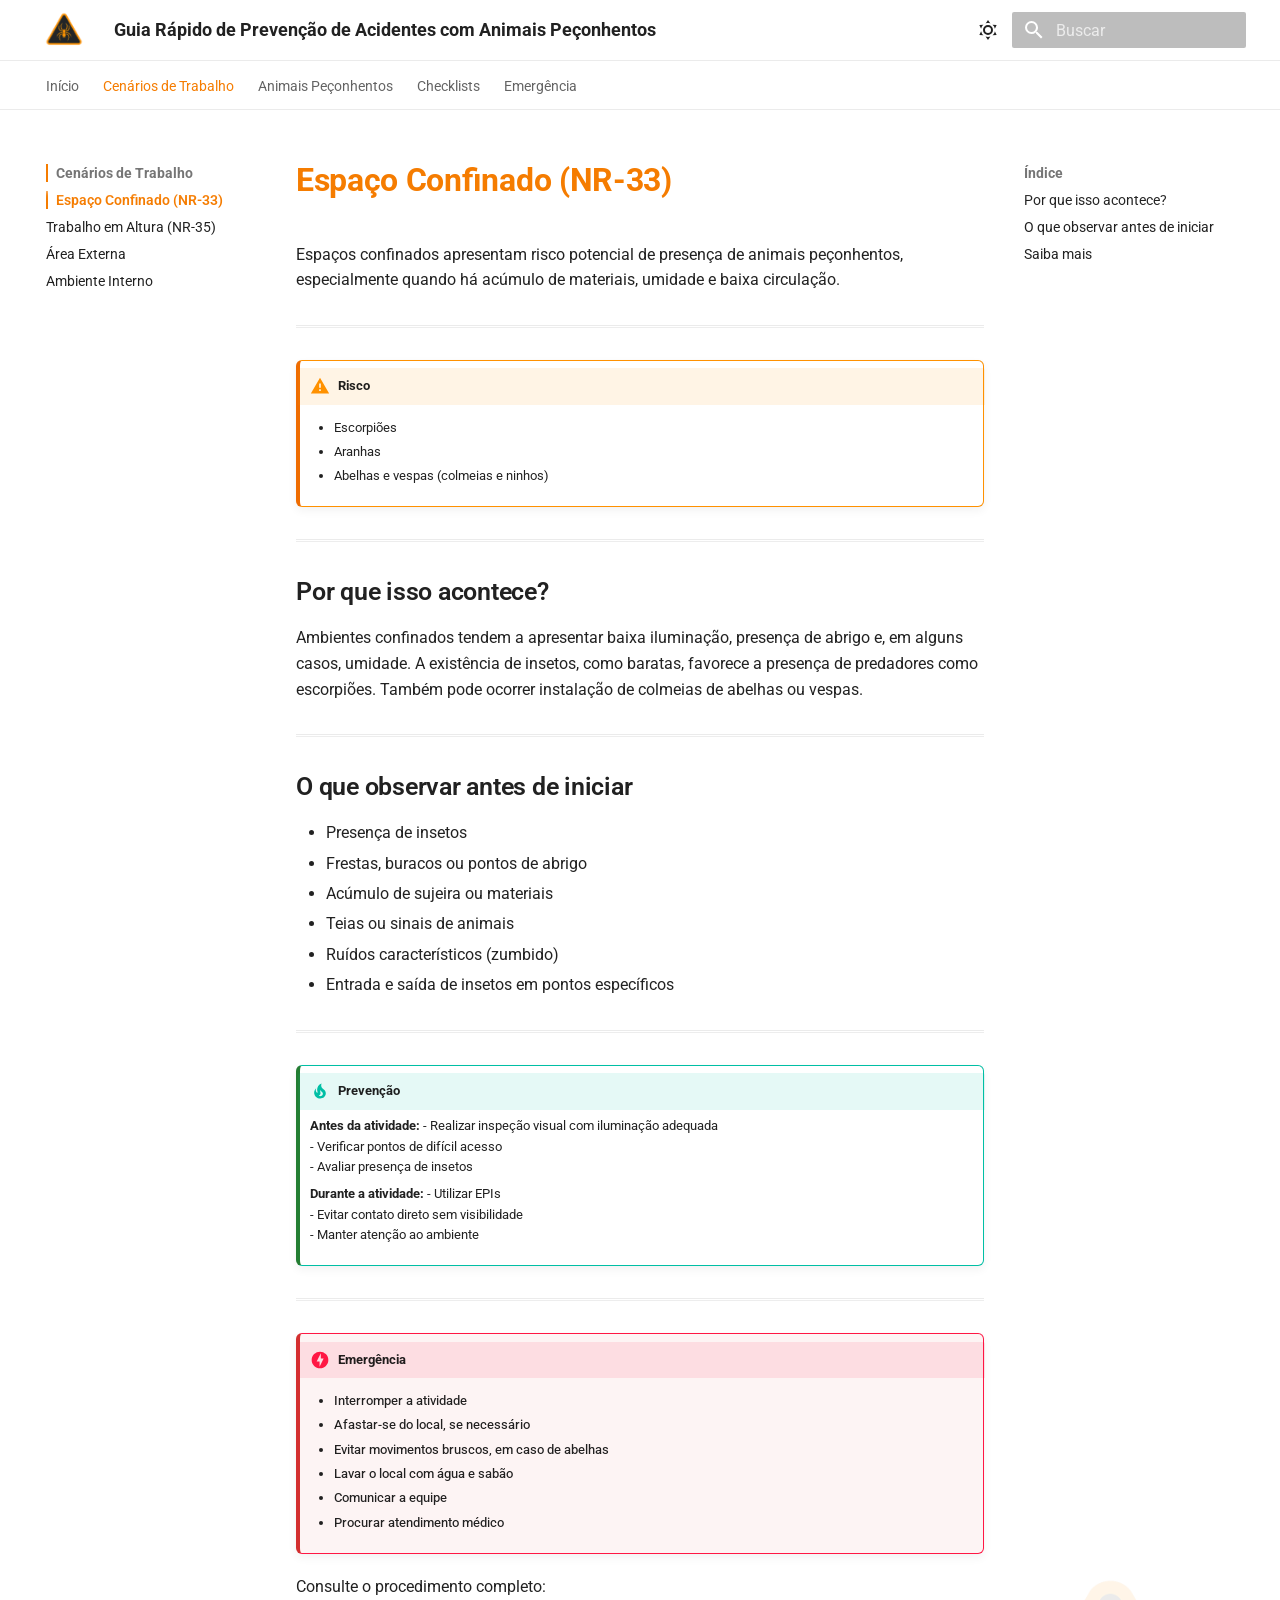
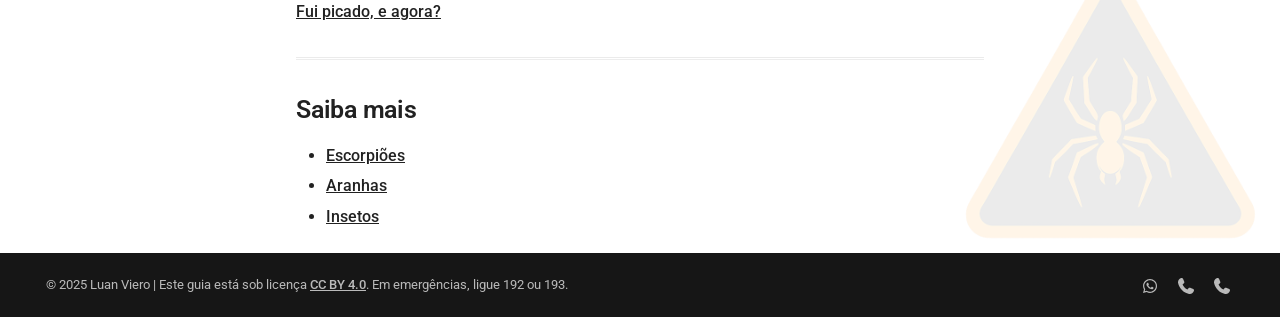
<file: cenarios/espaco-confinado/index.html>
<!doctype html>
<html lang="pt" class="no-js">
  <head>
    
      <meta charset="utf-8">
      <meta name="viewport" content="width=device-width,initial-scale=1">
      
        <meta name="description" content="Prevenção de acidentes com animais peçonhentos em atividades NR-33 e NR-35">
      
      
        <meta name="author" content="Life">
      
      
      
        <link rel="prev" href="../..">
      
      
        <link rel="next" href="../trabalho-em-altura/">
      
      
        
      
      
      <link rel="icon" href="../../animais/images/favicon.png">
      <meta name="generator" content="mkdocs-1.6.1, mkdocs-material-9.7.6">
    
    
      
        <title>Espaço Confinado (NR-33) - Guia Rápido de Prevenção de Acidentes com Animais Peçonhentos</title>
      
    
    
      <link rel="stylesheet" href="../../assets/stylesheets/main.484c7ddc.min.css">
      
        
        <link rel="stylesheet" href="../../assets/stylesheets/palette.ab4e12ef.min.css">
      
      


    
    
      
    
    
      
        
        
        <link rel="preconnect" href="https://fonts.gstatic.com" crossorigin>
        <link rel="stylesheet" href="https://fonts.googleapis.com/css?family=Roboto:300,300i,400,400i,700,700i%7CRoboto+Mono:400,400i,700,700i&display=fallback">
        <style>:root{--md-text-font:"Roboto";--md-code-font:"Roboto Mono"}</style>
      
    
    
      <link rel="stylesheet" href="../../stylesheets/extra.css">
    
    <script>__md_scope=new URL("../..",location),__md_hash=e=>[...e].reduce(((e,_)=>(e<<5)-e+_.charCodeAt(0)),0),__md_get=(e,_=localStorage,t=__md_scope)=>JSON.parse(_.getItem(t.pathname+"."+e)),__md_set=(e,_,t=localStorage,a=__md_scope)=>{try{t.setItem(a.pathname+"."+e,JSON.stringify(_))}catch(e){}}</script>
    
      

    
    
  </head>
  
  
    
    
      
    
    
    
    
    <body dir="ltr" data-md-color-scheme="default" data-md-color-primary="grey" data-md-color-accent="orange">
  
    
    <input class="md-toggle" data-md-toggle="drawer" type="checkbox" id="__drawer" autocomplete="off">
    <input class="md-toggle" data-md-toggle="search" type="checkbox" id="__search" autocomplete="off">
    <label class="md-overlay" for="__drawer"></label>
    <div data-md-component="skip">
      
        
        <a href="#espaco-confinado-nr-33" class="md-skip">
          Pular para conteúdo
        </a>
      
    </div>
    <div data-md-component="announce">
      
    </div>
    
    
      

<header class="md-header" data-md-component="header">
  <nav class="md-header__inner md-grid" aria-label="Cabeçalho">
    <a href="../.." title="Guia Rápido de Prevenção de Acidentes com Animais Peçonhentos" class="md-header__button md-logo" aria-label="Guia Rápido de Prevenção de Acidentes com Animais Peçonhentos" data-md-component="logo">
      
  <img src="../../animais/images/logo.png" alt="logo">

    </a>
    <label class="md-header__button md-icon" for="__drawer">
      
      <svg xmlns="http://www.w3.org/2000/svg" viewBox="0 0 24 24"><path d="M3 6h18v2H3zm0 5h18v2H3zm0 5h18v2H3z"/></svg>
    </label>
    <div class="md-header__title" data-md-component="header-title">
      <div class="md-header__ellipsis">
        <div class="md-header__topic">
          <span class="md-ellipsis">
            Guia Rápido de Prevenção de Acidentes com Animais Peçonhentos
          </span>
        </div>
        <div class="md-header__topic" data-md-component="header-topic">
          <span class="md-ellipsis">
            
              Espaço Confinado (NR-33)
            
          </span>
        </div>
      </div>
    </div>
    
      
        <form class="md-header__option" data-md-component="palette">
  
    
    
    
    <input class="md-option" data-md-color-media="" data-md-color-scheme="default" data-md-color-primary="grey" data-md-color-accent="orange"  aria-label="Modo claro"  type="radio" name="__palette" id="__palette_0">
    
      <label class="md-header__button md-icon" title="Modo claro" for="__palette_1" hidden>
        <svg xmlns="http://www.w3.org/2000/svg" viewBox="0 0 24 24"><path d="M12 7a5 5 0 0 1 5 5 5 5 0 0 1-5 5 5 5 0 0 1-5-5 5 5 0 0 1 5-5m0 2a3 3 0 0 0-3 3 3 3 0 0 0 3 3 3 3 0 0 0 3-3 3 3 0 0 0-3-3m0-7 2.39 3.42C13.65 5.15 12.84 5 12 5s-1.65.15-2.39.42zM3.34 7l4.16-.35A7.2 7.2 0 0 0 5.94 8.5c-.44.74-.69 1.5-.83 2.29zm.02 10 1.76-3.77a7.131 7.131 0 0 0 2.38 4.14zM20.65 7l-1.77 3.79a7.02 7.02 0 0 0-2.38-4.15zm-.01 10-4.14.36c.59-.51 1.12-1.14 1.54-1.86.42-.73.69-1.5.83-2.29zM12 22l-2.41-3.44c.74.27 1.55.44 2.41.44.82 0 1.63-.17 2.37-.44z"/></svg>
      </label>
    
  
    
    
    
    <input class="md-option" data-md-color-media="" data-md-color-scheme="slate" data-md-color-primary="gray" data-md-color-accent="orange"  aria-label="Modo escuro"  type="radio" name="__palette" id="__palette_1">
    
      <label class="md-header__button md-icon" title="Modo escuro" for="__palette_0" hidden>
        <svg xmlns="http://www.w3.org/2000/svg" viewBox="0 0 24 24"><path d="m17.75 4.09-2.53 1.94.91 3.06-2.63-1.81-2.63 1.81.91-3.06-2.53-1.94L12.44 4l1.06-3 1.06 3zm3.5 6.91-1.64 1.25.59 1.98-1.7-1.17-1.7 1.17.59-1.98L15.75 11l2.06-.05L18.5 9l.69 1.95zm-2.28 4.95c.83-.08 1.72 1.1 1.19 1.85-.32.45-.66.87-1.08 1.27C15.17 23 8.84 23 4.94 19.07c-3.91-3.9-3.91-10.24 0-14.14.4-.4.82-.76 1.27-1.08.75-.53 1.93.36 1.85 1.19-.27 2.86.69 5.83 2.89 8.02a9.96 9.96 0 0 0 8.02 2.89m-1.64 2.02a12.08 12.08 0 0 1-7.8-3.47c-2.17-2.19-3.33-5-3.49-7.82-2.81 3.14-2.7 7.96.31 10.98 3.02 3.01 7.84 3.12 10.98.31"/></svg>
      </label>
    
  
</form>
      
    
    
      <script>var palette=__md_get("__palette");if(palette&&palette.color){if("(prefers-color-scheme)"===palette.color.media){var media=matchMedia("(prefers-color-scheme: light)"),input=document.querySelector(media.matches?"[data-md-color-media='(prefers-color-scheme: light)']":"[data-md-color-media='(prefers-color-scheme: dark)']");palette.color.media=input.getAttribute("data-md-color-media"),palette.color.scheme=input.getAttribute("data-md-color-scheme"),palette.color.primary=input.getAttribute("data-md-color-primary"),palette.color.accent=input.getAttribute("data-md-color-accent")}for(var[key,value]of Object.entries(palette.color))document.body.setAttribute("data-md-color-"+key,value)}</script>
    
    
    
      
      
        <label class="md-header__button md-icon" for="__search">
          
          <svg xmlns="http://www.w3.org/2000/svg" viewBox="0 0 24 24"><path d="M9.5 3A6.5 6.5 0 0 1 16 9.5c0 1.61-.59 3.09-1.56 4.23l.27.27h.79l5 5-1.5 1.5-5-5v-.79l-.27-.27A6.52 6.52 0 0 1 9.5 16 6.5 6.5 0 0 1 3 9.5 6.5 6.5 0 0 1 9.5 3m0 2C7 5 5 7 5 9.5S7 14 9.5 14 14 12 14 9.5 12 5 9.5 5"/></svg>
        </label>
        <div class="md-search" data-md-component="search" role="dialog">
  <label class="md-search__overlay" for="__search"></label>
  <div class="md-search__inner" role="search">
    <form class="md-search__form" name="search">
      <input type="text" class="md-search__input" name="query" aria-label="Buscar" placeholder="Buscar" autocapitalize="off" autocorrect="off" autocomplete="off" spellcheck="false" data-md-component="search-query" required>
      <label class="md-search__icon md-icon" for="__search">
        
        <svg xmlns="http://www.w3.org/2000/svg" viewBox="0 0 24 24"><path d="M9.5 3A6.5 6.5 0 0 1 16 9.5c0 1.61-.59 3.09-1.56 4.23l.27.27h.79l5 5-1.5 1.5-5-5v-.79l-.27-.27A6.52 6.52 0 0 1 9.5 16 6.5 6.5 0 0 1 3 9.5 6.5 6.5 0 0 1 9.5 3m0 2C7 5 5 7 5 9.5S7 14 9.5 14 14 12 14 9.5 12 5 9.5 5"/></svg>
        
        <svg xmlns="http://www.w3.org/2000/svg" viewBox="0 0 24 24"><path d="M20 11v2H8l5.5 5.5-1.42 1.42L4.16 12l7.92-7.92L13.5 5.5 8 11z"/></svg>
      </label>
      <nav class="md-search__options" aria-label="Pesquisar">
        
        <button type="reset" class="md-search__icon md-icon" title="Limpar" aria-label="Limpar" tabindex="-1">
          
          <svg xmlns="http://www.w3.org/2000/svg" viewBox="0 0 24 24"><path d="M19 6.41 17.59 5 12 10.59 6.41 5 5 6.41 10.59 12 5 17.59 6.41 19 12 13.41 17.59 19 19 17.59 13.41 12z"/></svg>
        </button>
      </nav>
      
        <div class="md-search__suggest" data-md-component="search-suggest"></div>
      
    </form>
    <div class="md-search__output">
      <div class="md-search__scrollwrap" tabindex="0" data-md-scrollfix>
        <div class="md-search-result" data-md-component="search-result">
          <div class="md-search-result__meta">
            Inicializando busca
          </div>
          <ol class="md-search-result__list" role="presentation"></ol>
        </div>
      </div>
    </div>
  </div>
</div>
      
    
    
  </nav>
  
</header>
    
    <div class="md-container" data-md-component="container">
      
      
        
          
            
<nav class="md-tabs" aria-label="Abas" data-md-component="tabs">
  <div class="md-grid">
    <ul class="md-tabs__list">
      
        
  
  
  
  
    <li class="md-tabs__item">
      <a href="../.." class="md-tabs__link">
        
  
  
    
  
  Início

      </a>
    </li>
  

      
        
  
  
  
    
  
  
    
    
      <li class="md-tabs__item md-tabs__item--active">
        <a href="./" class="md-tabs__link">
          
  
  
    
  
  Cenários de Trabalho

        </a>
      </li>
    
  

      
        
  
  
  
  
    
    
      <li class="md-tabs__item">
        <a href="../../animais/aranhas/" class="md-tabs__link">
          
  
  
    
  
  Animais Peçonhentos

        </a>
      </li>
    
  

      
        
  
  
  
  
    
    
      <li class="md-tabs__item">
        <a href="../../checklists/antes/" class="md-tabs__link">
          
  
  
    
  
  Checklists

        </a>
      </li>
    
  

      
        
  
  
  
  
    
    
      <li class="md-tabs__item">
        <a href="../../emergencia/fui-picado/" class="md-tabs__link">
          
  
  
    
  
  Emergência

        </a>
      </li>
    
  

      
    </ul>
  </div>
</nav>
          
        
      
      <main class="md-main" data-md-component="main">
        <div class="md-main__inner md-grid">
          
            
              
              <div class="md-sidebar md-sidebar--primary" data-md-component="sidebar" data-md-type="navigation" >
                <div class="md-sidebar__scrollwrap">
                  <div class="md-sidebar__inner">
                    


  


<nav class="md-nav md-nav--primary md-nav--lifted" aria-label="Navegação" data-md-level="0">
  <label class="md-nav__title" for="__drawer">
    <a href="../.." title="Guia Rápido de Prevenção de Acidentes com Animais Peçonhentos" class="md-nav__button md-logo" aria-label="Guia Rápido de Prevenção de Acidentes com Animais Peçonhentos" data-md-component="logo">
      
  <img src="../../animais/images/logo.png" alt="logo">

    </a>
    Guia Rápido de Prevenção de Acidentes com Animais Peçonhentos
  </label>
  
  <ul class="md-nav__list" data-md-scrollfix>
    
      
      
  
  
  
  
    <li class="md-nav__item">
      <a href="../.." class="md-nav__link">
        
  
  
  <span class="md-ellipsis">
    
  
    Início
  

    
  </span>
  
  

      </a>
    </li>
  

    
      
      
  
  
    
  
  
  
    
    
      
        
      
        
      
        
      
        
      
    
    
    
      
        
        
      
      
        
      
    
    
    <li class="md-nav__item md-nav__item--active md-nav__item--section md-nav__item--nested">
      
        
        
        <input class="md-nav__toggle md-toggle " type="checkbox" id="__nav_2" checked>
        
          
          <label class="md-nav__link" for="__nav_2" id="__nav_2_label" tabindex="">
            
  
  
  <span class="md-ellipsis">
    
  
    Cenários de Trabalho
  

    
  </span>
  
  

            <span class="md-nav__icon md-icon"></span>
          </label>
        
        <nav class="md-nav" data-md-level="1" aria-labelledby="__nav_2_label" aria-expanded="true">
          <label class="md-nav__title" for="__nav_2">
            <span class="md-nav__icon md-icon"></span>
            
  
    Cenários de Trabalho
  

          </label>
          <ul class="md-nav__list" data-md-scrollfix>
            
              
                
  
  
    
  
  
  
    <li class="md-nav__item md-nav__item--active">
      
      <input class="md-nav__toggle md-toggle" type="checkbox" id="__toc">
      
      
        
      
      
        <label class="md-nav__link md-nav__link--active" for="__toc">
          
  
  
  <span class="md-ellipsis">
    
  
    Espaço Confinado (NR-33)
  

    
  </span>
  
  

          <span class="md-nav__icon md-icon"></span>
        </label>
      
      <a href="./" class="md-nav__link md-nav__link--active">
        
  
  
  <span class="md-ellipsis">
    
  
    Espaço Confinado (NR-33)
  

    
  </span>
  
  

      </a>
      
        

<nav class="md-nav md-nav--secondary" aria-label="Índice">
  
  
  
    
  
  
    <label class="md-nav__title" for="__toc">
      <span class="md-nav__icon md-icon"></span>
      Índice
    </label>
    <ul class="md-nav__list" data-md-component="toc" data-md-scrollfix>
      
        <li class="md-nav__item">
  <a href="#por-que-isso-acontece" class="md-nav__link">
    <span class="md-ellipsis">
      
        Por que isso acontece?
      
    </span>
  </a>
  
</li>
      
        <li class="md-nav__item">
  <a href="#o-que-observar-antes-de-iniciar" class="md-nav__link">
    <span class="md-ellipsis">
      
        O que observar antes de iniciar
      
    </span>
  </a>
  
</li>
      
        <li class="md-nav__item">
  <a href="#saiba-mais" class="md-nav__link">
    <span class="md-ellipsis">
      
        Saiba mais
      
    </span>
  </a>
  
</li>
      
    </ul>
  
</nav>
      
    </li>
  

              
            
              
                
  
  
  
  
    <li class="md-nav__item">
      <a href="../trabalho-em-altura/" class="md-nav__link">
        
  
  
  <span class="md-ellipsis">
    
  
    Trabalho em Altura (NR-35)
  

    
  </span>
  
  

      </a>
    </li>
  

              
            
              
                
  
  
  
  
    <li class="md-nav__item">
      <a href="../area-externa/" class="md-nav__link">
        
  
  
  <span class="md-ellipsis">
    
  
    Área Externa
  

    
  </span>
  
  

      </a>
    </li>
  

              
            
              
                
  
  
  
  
    <li class="md-nav__item">
      <a href="../ambiente-interno/" class="md-nav__link">
        
  
  
  <span class="md-ellipsis">
    
  
    Ambiente Interno
  

    
  </span>
  
  

      </a>
    </li>
  

              
            
          </ul>
        </nav>
      
    </li>
  

    
      
      
  
  
  
  
    
    
      
        
      
        
      
        
      
        
      
    
    
    
      
      
        
      
    
    
    <li class="md-nav__item md-nav__item--nested">
      
        
        
          
        
        <input class="md-nav__toggle md-toggle md-toggle--indeterminate" type="checkbox" id="__nav_3" >
        
          
          <label class="md-nav__link" for="__nav_3" id="__nav_3_label" tabindex="0">
            
  
  
  <span class="md-ellipsis">
    
  
    Animais Peçonhentos
  

    
  </span>
  
  

            <span class="md-nav__icon md-icon"></span>
          </label>
        
        <nav class="md-nav" data-md-level="1" aria-labelledby="__nav_3_label" aria-expanded="false">
          <label class="md-nav__title" for="__nav_3">
            <span class="md-nav__icon md-icon"></span>
            
  
    Animais Peçonhentos
  

          </label>
          <ul class="md-nav__list" data-md-scrollfix>
            
              
                
  
  
  
  
    <li class="md-nav__item">
      <a href="../../animais/aranhas/" class="md-nav__link">
        
  
  
  <span class="md-ellipsis">
    
  
    Aranhas
  

    
  </span>
  
  

      </a>
    </li>
  

              
            
              
                
  
  
  
  
    <li class="md-nav__item">
      <a href="../../animais/escorpioes/" class="md-nav__link">
        
  
  
  <span class="md-ellipsis">
    
  
    Escorpiões
  

    
  </span>
  
  

      </a>
    </li>
  

              
            
              
                
  
  
  
  
    <li class="md-nav__item">
      <a href="../../animais/serpentes/" class="md-nav__link">
        
  
  
  <span class="md-ellipsis">
    
  
    Serpentes
  

    
  </span>
  
  

      </a>
    </li>
  

              
            
              
                
  
  
  
  
    <li class="md-nav__item">
      <a href="../../animais/insetos/" class="md-nav__link">
        
  
  
  <span class="md-ellipsis">
    
  
    Insetos
  

    
  </span>
  
  

      </a>
    </li>
  

              
            
          </ul>
        </nav>
      
    </li>
  

    
      
      
  
  
  
  
    
    
      
        
      
        
      
    
    
    
      
      
        
      
    
    
    <li class="md-nav__item md-nav__item--nested">
      
        
        
          
        
        <input class="md-nav__toggle md-toggle md-toggle--indeterminate" type="checkbox" id="__nav_4" >
        
          
          <label class="md-nav__link" for="__nav_4" id="__nav_4_label" tabindex="0">
            
  
  
  <span class="md-ellipsis">
    
  
    Checklists
  

    
  </span>
  
  

            <span class="md-nav__icon md-icon"></span>
          </label>
        
        <nav class="md-nav" data-md-level="1" aria-labelledby="__nav_4_label" aria-expanded="false">
          <label class="md-nav__title" for="__nav_4">
            <span class="md-nav__icon md-icon"></span>
            
  
    Checklists
  

          </label>
          <ul class="md-nav__list" data-md-scrollfix>
            
              
                
  
  
  
  
    <li class="md-nav__item">
      <a href="../../checklists/antes/" class="md-nav__link">
        
  
  
  <span class="md-ellipsis">
    
  
    Antes do Trabalho
  

    
  </span>
  
  

      </a>
    </li>
  

              
            
              
                
  
  
  
  
    <li class="md-nav__item">
      <a href="../../checklists/durante/" class="md-nav__link">
        
  
  
  <span class="md-ellipsis">
    
  
    Durante o Trabalho
  

    
  </span>
  
  

      </a>
    </li>
  

              
            
          </ul>
        </nav>
      
    </li>
  

    
      
      
  
  
  
  
    
    
      
        
      
        
      
    
    
    
      
      
        
      
    
    
    <li class="md-nav__item md-nav__item--nested">
      
        
        
          
        
        <input class="md-nav__toggle md-toggle md-toggle--indeterminate" type="checkbox" id="__nav_5" >
        
          
          <label class="md-nav__link" for="__nav_5" id="__nav_5_label" tabindex="0">
            
  
  
  <span class="md-ellipsis">
    
  
    Emergência
  

    
  </span>
  
  

            <span class="md-nav__icon md-icon"></span>
          </label>
        
        <nav class="md-nav" data-md-level="1" aria-labelledby="__nav_5_label" aria-expanded="false">
          <label class="md-nav__title" for="__nav_5">
            <span class="md-nav__icon md-icon"></span>
            
  
    Emergência
  

          </label>
          <ul class="md-nav__list" data-md-scrollfix>
            
              
                
  
  
  
  
    <li class="md-nav__item">
      <a href="../../emergencia/fui-picado/" class="md-nav__link">
        
  
  
  <span class="md-ellipsis">
    
  
    Fui Picado, e Agora?
  

    
  </span>
  
  

      </a>
    </li>
  

              
            
              
                
  
  
  
  
    <li class="md-nav__item">
      <a href="../../emergencia/contatos/" class="md-nav__link">
        
  
  
  <span class="md-ellipsis">
    
  
    Contatos de Emergência
  

    
  </span>
  
  

      </a>
    </li>
  

              
            
          </ul>
        </nav>
      
    </li>
  

    
  </ul>
</nav>
                  </div>
                </div>
              </div>
            
            
              
              <div class="md-sidebar md-sidebar--secondary" data-md-component="sidebar" data-md-type="toc" >
                <div class="md-sidebar__scrollwrap">
                  <div class="md-sidebar__inner">
                    

<nav class="md-nav md-nav--secondary" aria-label="Índice">
  
  
  
    
  
  
    <label class="md-nav__title" for="__toc">
      <span class="md-nav__icon md-icon"></span>
      Índice
    </label>
    <ul class="md-nav__list" data-md-component="toc" data-md-scrollfix>
      
        <li class="md-nav__item">
  <a href="#por-que-isso-acontece" class="md-nav__link">
    <span class="md-ellipsis">
      
        Por que isso acontece?
      
    </span>
  </a>
  
</li>
      
        <li class="md-nav__item">
  <a href="#o-que-observar-antes-de-iniciar" class="md-nav__link">
    <span class="md-ellipsis">
      
        O que observar antes de iniciar
      
    </span>
  </a>
  
</li>
      
        <li class="md-nav__item">
  <a href="#saiba-mais" class="md-nav__link">
    <span class="md-ellipsis">
      
        Saiba mais
      
    </span>
  </a>
  
</li>
      
    </ul>
  
</nav>
                  </div>
                </div>
              </div>
            
          
          
            <div class="md-content" data-md-component="content">
              
              <article class="md-content__inner md-typeset">
                
                  



<h1 id="espaco-confinado-nr-33">Espaço Confinado (NR-33)</h1>
<p>Espaços confinados apresentam risco potencial de presença de animais peçonhentos, especialmente quando há acúmulo de materiais, umidade e baixa circulação.</p>
<hr />
<div class="admonition warning">
<p class="admonition-title">Risco</p>
<ul>
<li>Escorpiões  </li>
<li>Aranhas  </li>
<li>Abelhas e vespas (colmeias e ninhos)</li>
</ul>
</div>
<hr />
<h2 id="por-que-isso-acontece">Por que isso acontece?</h2>
<p>Ambientes confinados tendem a apresentar baixa iluminação, presença de abrigo e, em alguns casos, umidade. A existência de insetos, como baratas, favorece a presença de predadores como escorpiões. Também pode ocorrer instalação de colmeias de abelhas ou vespas.</p>
<hr />
<h2 id="o-que-observar-antes-de-iniciar">O que observar antes de iniciar</h2>
<ul>
<li>Presença de insetos  </li>
<li>Frestas, buracos ou pontos de abrigo  </li>
<li>Acúmulo de sujeira ou materiais  </li>
<li>Teias ou sinais de animais</li>
<li>Ruídos característicos (zumbido)  </li>
<li>Entrada e saída de insetos em pontos específicos </li>
</ul>
<hr />
<div class="admonition tip">
<p class="admonition-title">Prevenção</p>
<p><strong>Antes da atividade:</strong>
- Realizar inspeção visual com iluminação adequada<br />
- Verificar pontos de difícil acesso<br />
- Avaliar presença de insetos  </p>
<p><strong>Durante a atividade:</strong>
- Utilizar EPIs<br />
- Evitar contato direto sem visibilidade<br />
- Manter atenção ao ambiente  </p>
</div>
<hr />
<div class="admonition danger">
<p class="admonition-title">Emergência</p>
<ul>
<li>Interromper a atividade  </li>
<li>Afastar-se do local, se necessário </li>
<li>Evitar movimentos bruscos, em caso de abelhas </li>
<li>Lavar o local com água e sabão  </li>
<li>Comunicar a equipe  </li>
<li>Procurar atendimento médico  </li>
</ul>
</div>
<p>Consulte o procedimento completo:<br />
<a href="../../emergencia/fui-picado/">Fui picado, e agora?</a></p>
<hr />
<h2 id="saiba-mais">Saiba mais</h2>
<ul>
<li><a href="../../animais/escorpioes/">Escorpiões</a></li>
<li><a href="../../animais/aranhas/">Aranhas</a></li>
<li><a href="../../animais/insetos/">Insetos</a></li>
</ul>












                
              </article>
            </div>
          
          
<script>var target=document.getElementById(location.hash.slice(1));target&&target.name&&(target.checked=target.name.startsWith("__tabbed_"))</script>
        </div>
        
          <button type="button" class="md-top md-icon" data-md-component="top" hidden>
  
  <svg xmlns="http://www.w3.org/2000/svg" viewBox="0 0 24 24"><path d="M13 20h-2V8l-5.5 5.5-1.42-1.42L12 4.16l7.92 7.92-1.42 1.42L13 8z"/></svg>
  Voltar para o topo
</button>
        
      </main>
      
        <footer class="md-footer">
  
  <div class="md-footer-meta md-typeset">
    <div class="md-footer-meta__inner md-grid">
      <div class="md-copyright">
  
    <div class="md-copyright__highlight">
      © 2025 Luan Viero | Este guia está sob licença <a href="https://creativecommons.org/licenses/by/4.0/deed.pt_BR">CC BY 4.0</a>. Em emergências, ligue 192 ou 193.
    </div>
  
  
</div>
      
        
<div class="md-social">
  
    
    
    
    
    <a href="https://wa.me/5514936181085" target="_blank" rel="noopener" title="Dúvidas sobre identificação?" class="md-social__link">
      <svg xmlns="http://www.w3.org/2000/svg" viewBox="0 0 448 512"><!--! Font Awesome Free 7.1.0 by @fontawesome - https://fontawesome.com License - https://fontawesome.com/license/free (Icons: CC BY 4.0, Fonts: SIL OFL 1.1, Code: MIT License) Copyright 2025 Fonticons, Inc.--><path d="M380.9 97.1C339 55.1 283.2 32 223.9 32c-122.4 0-222 99.6-222 222 0 39.1 10.2 77.3 29.6 111L0 480l117.7-30.9c32.4 17.7 68.9 27 106.1 27h.1c122.3 0 224.1-99.6 224.1-222 0-59.3-25.2-115-67.1-157m-157 341.6c-33.2 0-65.7-8.9-94-25.7l-6.7-4-69.8 18.3L72 359.2l-4.4-7c-18.5-29.4-28.2-63.3-28.2-98.2 0-101.7 82.8-184.5 184.6-184.5 49.3 0 95.6 19.2 130.4 54.1s56.2 81.2 56.1 130.5c0 101.8-84.9 184.6-186.6 184.6m101.2-138.2c-5.5-2.8-32.8-16.2-37.9-18-5.1-1.9-8.8-2.8-12.5 2.8s-14.3 18-17.6 21.8c-3.2 3.7-6.5 4.2-12 1.4-32.6-16.3-54-29.1-75.5-66-5.7-9.8 5.7-9.1 16.3-30.3 1.8-3.7.9-6.9-.5-9.7s-12.5-30.1-17.1-41.2c-4.5-10.8-9.1-9.3-12.5-9.5-3.2-.2-6.9-.2-10.6-.2s-9.7 1.4-14.8 6.9c-5.1 5.6-19.4 19-19.4 46.3s19.9 53.7 22.6 57.4c2.8 3.7 39.1 59.7 94.8 83.8 35.2 15.2 49 16.5 66.6 13.9 10.7-1.6 32.8-13.4 37.4-26.4s4.6-24.1 3.2-26.4c-1.3-2.5-5-3.9-10.5-6.6"/></svg>
    </a>
  
    
    
    
    
    <a href="tel:192" target="_blank" rel="noopener" title="SAMU 192" class="md-social__link">
      <svg xmlns="http://www.w3.org/2000/svg" viewBox="0 0 512 512"><!--! Font Awesome Free 7.1.0 by @fontawesome - https://fontawesome.com License - https://fontawesome.com/license/free (Icons: CC BY 4.0, Fonts: SIL OFL 1.1, Code: MIT License) Copyright 2025 Fonticons, Inc.--><path d="M160.2 25c-7.9-18.9-28.5-28.9-48.1-23.6l-5.5 1.5C42 20.5-13.2 83.1 2.9 159.3 40 334.3 177.7 472 352.7 509.1 429 525.3 491.5 470 509.1 405.4l1.5-5.5c5.4-19.7-4.7-40.3-23.5-48.1l-97.3-40.5c-16.5-6.9-35.6-2.1-47 11.8l-38.6 47.2c-70.3-34.9-126.9-93.3-159.4-165l44.2-36c13.9-11.3 18.6-30.4 11.8-47z"/></svg>
    </a>
  
    
    
    
    
    <a href="tel:193" target="_blank" rel="noopener" title="Corpo de Bombeiros 193" class="md-social__link">
      <svg xmlns="http://www.w3.org/2000/svg" viewBox="0 0 512 512"><!--! Font Awesome Free 7.1.0 by @fontawesome - https://fontawesome.com License - https://fontawesome.com/license/free (Icons: CC BY 4.0, Fonts: SIL OFL 1.1, Code: MIT License) Copyright 2025 Fonticons, Inc.--><path d="M160.2 25c-7.9-18.9-28.5-28.9-48.1-23.6l-5.5 1.5C42 20.5-13.2 83.1 2.9 159.3 40 334.3 177.7 472 352.7 509.1 429 525.3 491.5 470 509.1 405.4l1.5-5.5c5.4-19.7-4.7-40.3-23.5-48.1l-97.3-40.5c-16.5-6.9-35.6-2.1-47 11.8l-38.6 47.2c-70.3-34.9-126.9-93.3-159.4-165l44.2-36c13.9-11.3 18.6-30.4 11.8-47z"/></svg>
    </a>
  
</div>
      
    </div>
  </div>
</footer>
      
    </div>
    <div class="md-dialog" data-md-component="dialog">
      <div class="md-dialog__inner md-typeset"></div>
    </div>
    
    
    
      
      
      <script id="__config" type="application/json">{"annotate": null, "base": "../..", "features": ["content.code.copy", "navigation.breadcrumbs", "navigation.expand", "navigation.indexes", "navigation.sections", "navigation.tabs", "navigation.top", "search.highlight", "search.suggest"], "search": "../../assets/javascripts/workers/search.2c215733.min.js", "tags": null, "translations": {"clipboard.copied": "Copiado para \u00e1rea de transfer\u00eancia", "clipboard.copy": "Copiar para \u00e1rea de transfer\u00eancia", "search.result.more.one": "mais 1 nesta p\u00e1gina", "search.result.more.other": "# mais nesta p\u00e1gina", "search.result.none": "Nenhum documento encontrado", "search.result.one": "1 documento encontrado", "search.result.other": "# documentos encontrados", "search.result.placeholder": "Digite para iniciar a busca", "search.result.term.missing": "Ausente", "select.version": "Selecione a vers\u00e3o"}, "version": null}</script>
    
    
      <script src="../../assets/javascripts/bundle.79ae519e.min.js"></script>
      
    
  </body>
</html>
</file>
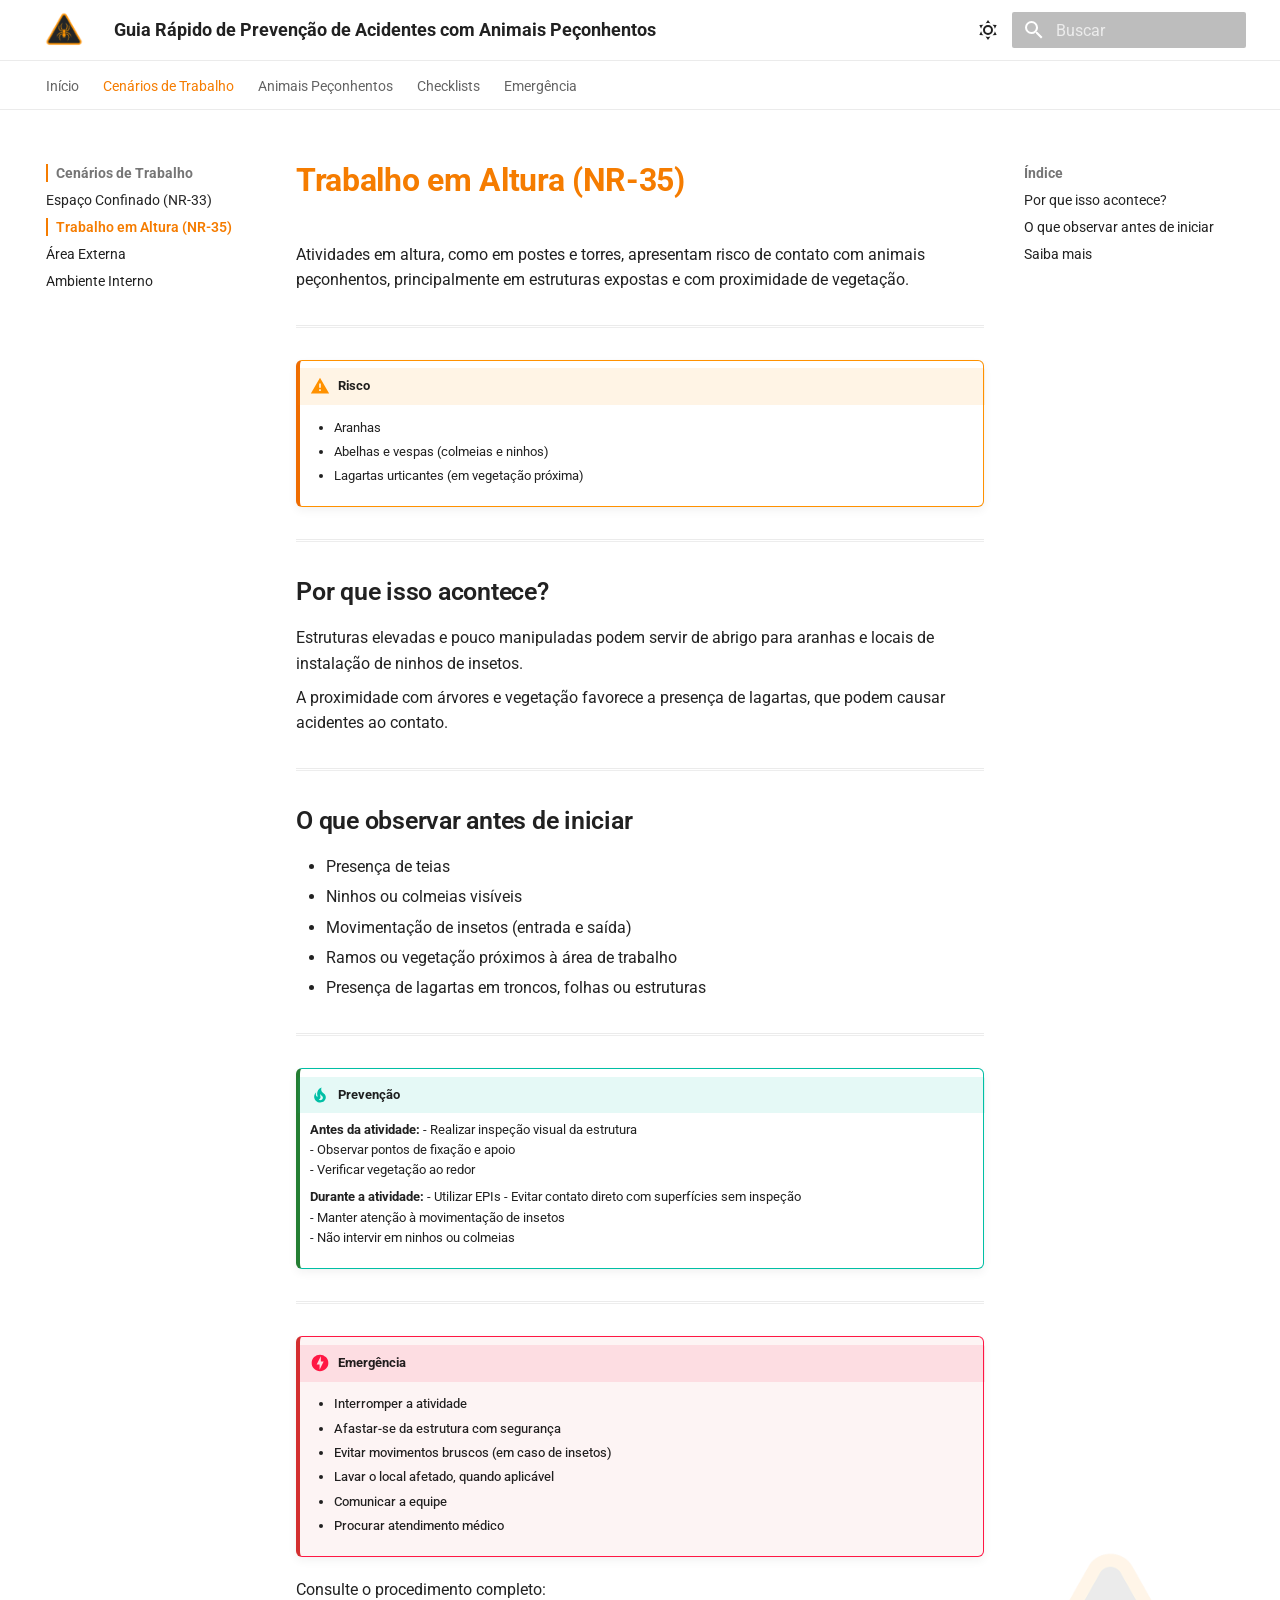
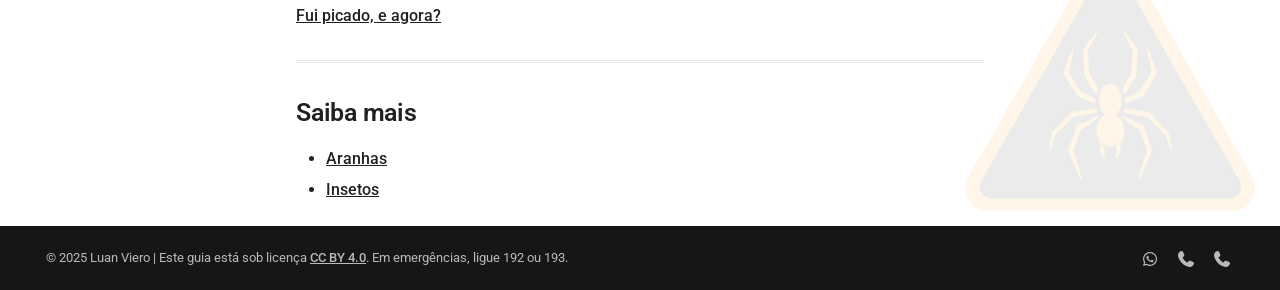
<file: cenarios/trabalho-em-altura/index.html>
<!doctype html>
<html lang="pt" class="no-js">
  <head>
    
      <meta charset="utf-8">
      <meta name="viewport" content="width=device-width,initial-scale=1">
      
        <meta name="description" content="Prevenção de acidentes com animais peçonhentos em atividades NR-33 e NR-35">
      
      
        <meta name="author" content="Life">
      
      
      
        <link rel="prev" href="../espaco-confinado/">
      
      
        <link rel="next" href="../area-externa/">
      
      
        
      
      
      <link rel="icon" href="../../animais/images/favicon.png">
      <meta name="generator" content="mkdocs-1.6.1, mkdocs-material-9.7.6">
    
    
      
        <title>Trabalho em Altura (NR-35) - Guia Rápido de Prevenção de Acidentes com Animais Peçonhentos</title>
      
    
    
      <link rel="stylesheet" href="../../assets/stylesheets/main.484c7ddc.min.css">
      
        
        <link rel="stylesheet" href="../../assets/stylesheets/palette.ab4e12ef.min.css">
      
      


    
    
      
    
    
      
        
        
        <link rel="preconnect" href="https://fonts.gstatic.com" crossorigin>
        <link rel="stylesheet" href="https://fonts.googleapis.com/css?family=Roboto:300,300i,400,400i,700,700i%7CRoboto+Mono:400,400i,700,700i&display=fallback">
        <style>:root{--md-text-font:"Roboto";--md-code-font:"Roboto Mono"}</style>
      
    
    
      <link rel="stylesheet" href="../../stylesheets/extra.css">
    
    <script>__md_scope=new URL("../..",location),__md_hash=e=>[...e].reduce(((e,_)=>(e<<5)-e+_.charCodeAt(0)),0),__md_get=(e,_=localStorage,t=__md_scope)=>JSON.parse(_.getItem(t.pathname+"."+e)),__md_set=(e,_,t=localStorage,a=__md_scope)=>{try{t.setItem(a.pathname+"."+e,JSON.stringify(_))}catch(e){}}</script>
    
      

    
    
  </head>
  
  
    
    
      
    
    
    
    
    <body dir="ltr" data-md-color-scheme="default" data-md-color-primary="grey" data-md-color-accent="orange">
  
    
    <input class="md-toggle" data-md-toggle="drawer" type="checkbox" id="__drawer" autocomplete="off">
    <input class="md-toggle" data-md-toggle="search" type="checkbox" id="__search" autocomplete="off">
    <label class="md-overlay" for="__drawer"></label>
    <div data-md-component="skip">
      
        
        <a href="#trabalho-em-altura-nr-35" class="md-skip">
          Pular para conteúdo
        </a>
      
    </div>
    <div data-md-component="announce">
      
    </div>
    
    
      

<header class="md-header" data-md-component="header">
  <nav class="md-header__inner md-grid" aria-label="Cabeçalho">
    <a href="../.." title="Guia Rápido de Prevenção de Acidentes com Animais Peçonhentos" class="md-header__button md-logo" aria-label="Guia Rápido de Prevenção de Acidentes com Animais Peçonhentos" data-md-component="logo">
      
  <img src="../../animais/images/logo.png" alt="logo">

    </a>
    <label class="md-header__button md-icon" for="__drawer">
      
      <svg xmlns="http://www.w3.org/2000/svg" viewBox="0 0 24 24"><path d="M3 6h18v2H3zm0 5h18v2H3zm0 5h18v2H3z"/></svg>
    </label>
    <div class="md-header__title" data-md-component="header-title">
      <div class="md-header__ellipsis">
        <div class="md-header__topic">
          <span class="md-ellipsis">
            Guia Rápido de Prevenção de Acidentes com Animais Peçonhentos
          </span>
        </div>
        <div class="md-header__topic" data-md-component="header-topic">
          <span class="md-ellipsis">
            
              Trabalho em Altura (NR-35)
            
          </span>
        </div>
      </div>
    </div>
    
      
        <form class="md-header__option" data-md-component="palette">
  
    
    
    
    <input class="md-option" data-md-color-media="" data-md-color-scheme="default" data-md-color-primary="grey" data-md-color-accent="orange"  aria-label="Modo claro"  type="radio" name="__palette" id="__palette_0">
    
      <label class="md-header__button md-icon" title="Modo claro" for="__palette_1" hidden>
        <svg xmlns="http://www.w3.org/2000/svg" viewBox="0 0 24 24"><path d="M12 7a5 5 0 0 1 5 5 5 5 0 0 1-5 5 5 5 0 0 1-5-5 5 5 0 0 1 5-5m0 2a3 3 0 0 0-3 3 3 3 0 0 0 3 3 3 3 0 0 0 3-3 3 3 0 0 0-3-3m0-7 2.39 3.42C13.65 5.15 12.84 5 12 5s-1.65.15-2.39.42zM3.34 7l4.16-.35A7.2 7.2 0 0 0 5.94 8.5c-.44.74-.69 1.5-.83 2.29zm.02 10 1.76-3.77a7.131 7.131 0 0 0 2.38 4.14zM20.65 7l-1.77 3.79a7.02 7.02 0 0 0-2.38-4.15zm-.01 10-4.14.36c.59-.51 1.12-1.14 1.54-1.86.42-.73.69-1.5.83-2.29zM12 22l-2.41-3.44c.74.27 1.55.44 2.41.44.82 0 1.63-.17 2.37-.44z"/></svg>
      </label>
    
  
    
    
    
    <input class="md-option" data-md-color-media="" data-md-color-scheme="slate" data-md-color-primary="gray" data-md-color-accent="orange"  aria-label="Modo escuro"  type="radio" name="__palette" id="__palette_1">
    
      <label class="md-header__button md-icon" title="Modo escuro" for="__palette_0" hidden>
        <svg xmlns="http://www.w3.org/2000/svg" viewBox="0 0 24 24"><path d="m17.75 4.09-2.53 1.94.91 3.06-2.63-1.81-2.63 1.81.91-3.06-2.53-1.94L12.44 4l1.06-3 1.06 3zm3.5 6.91-1.64 1.25.59 1.98-1.7-1.17-1.7 1.17.59-1.98L15.75 11l2.06-.05L18.5 9l.69 1.95zm-2.28 4.95c.83-.08 1.72 1.1 1.19 1.85-.32.45-.66.87-1.08 1.27C15.17 23 8.84 23 4.94 19.07c-3.91-3.9-3.91-10.24 0-14.14.4-.4.82-.76 1.27-1.08.75-.53 1.93.36 1.85 1.19-.27 2.86.69 5.83 2.89 8.02a9.96 9.96 0 0 0 8.02 2.89m-1.64 2.02a12.08 12.08 0 0 1-7.8-3.47c-2.17-2.19-3.33-5-3.49-7.82-2.81 3.14-2.7 7.96.31 10.98 3.02 3.01 7.84 3.12 10.98.31"/></svg>
      </label>
    
  
</form>
      
    
    
      <script>var palette=__md_get("__palette");if(palette&&palette.color){if("(prefers-color-scheme)"===palette.color.media){var media=matchMedia("(prefers-color-scheme: light)"),input=document.querySelector(media.matches?"[data-md-color-media='(prefers-color-scheme: light)']":"[data-md-color-media='(prefers-color-scheme: dark)']");palette.color.media=input.getAttribute("data-md-color-media"),palette.color.scheme=input.getAttribute("data-md-color-scheme"),palette.color.primary=input.getAttribute("data-md-color-primary"),palette.color.accent=input.getAttribute("data-md-color-accent")}for(var[key,value]of Object.entries(palette.color))document.body.setAttribute("data-md-color-"+key,value)}</script>
    
    
    
      
      
        <label class="md-header__button md-icon" for="__search">
          
          <svg xmlns="http://www.w3.org/2000/svg" viewBox="0 0 24 24"><path d="M9.5 3A6.5 6.5 0 0 1 16 9.5c0 1.61-.59 3.09-1.56 4.23l.27.27h.79l5 5-1.5 1.5-5-5v-.79l-.27-.27A6.52 6.52 0 0 1 9.5 16 6.5 6.5 0 0 1 3 9.5 6.5 6.5 0 0 1 9.5 3m0 2C7 5 5 7 5 9.5S7 14 9.5 14 14 12 14 9.5 12 5 9.5 5"/></svg>
        </label>
        <div class="md-search" data-md-component="search" role="dialog">
  <label class="md-search__overlay" for="__search"></label>
  <div class="md-search__inner" role="search">
    <form class="md-search__form" name="search">
      <input type="text" class="md-search__input" name="query" aria-label="Buscar" placeholder="Buscar" autocapitalize="off" autocorrect="off" autocomplete="off" spellcheck="false" data-md-component="search-query" required>
      <label class="md-search__icon md-icon" for="__search">
        
        <svg xmlns="http://www.w3.org/2000/svg" viewBox="0 0 24 24"><path d="M9.5 3A6.5 6.5 0 0 1 16 9.5c0 1.61-.59 3.09-1.56 4.23l.27.27h.79l5 5-1.5 1.5-5-5v-.79l-.27-.27A6.52 6.52 0 0 1 9.5 16 6.5 6.5 0 0 1 3 9.5 6.5 6.5 0 0 1 9.5 3m0 2C7 5 5 7 5 9.5S7 14 9.5 14 14 12 14 9.5 12 5 9.5 5"/></svg>
        
        <svg xmlns="http://www.w3.org/2000/svg" viewBox="0 0 24 24"><path d="M20 11v2H8l5.5 5.5-1.42 1.42L4.16 12l7.92-7.92L13.5 5.5 8 11z"/></svg>
      </label>
      <nav class="md-search__options" aria-label="Pesquisar">
        
        <button type="reset" class="md-search__icon md-icon" title="Limpar" aria-label="Limpar" tabindex="-1">
          
          <svg xmlns="http://www.w3.org/2000/svg" viewBox="0 0 24 24"><path d="M19 6.41 17.59 5 12 10.59 6.41 5 5 6.41 10.59 12 5 17.59 6.41 19 12 13.41 17.59 19 19 17.59 13.41 12z"/></svg>
        </button>
      </nav>
      
        <div class="md-search__suggest" data-md-component="search-suggest"></div>
      
    </form>
    <div class="md-search__output">
      <div class="md-search__scrollwrap" tabindex="0" data-md-scrollfix>
        <div class="md-search-result" data-md-component="search-result">
          <div class="md-search-result__meta">
            Inicializando busca
          </div>
          <ol class="md-search-result__list" role="presentation"></ol>
        </div>
      </div>
    </div>
  </div>
</div>
      
    
    
  </nav>
  
</header>
    
    <div class="md-container" data-md-component="container">
      
      
        
          
            
<nav class="md-tabs" aria-label="Abas" data-md-component="tabs">
  <div class="md-grid">
    <ul class="md-tabs__list">
      
        
  
  
  
  
    <li class="md-tabs__item">
      <a href="../.." class="md-tabs__link">
        
  
  
    
  
  Início

      </a>
    </li>
  

      
        
  
  
  
    
  
  
    
    
      <li class="md-tabs__item md-tabs__item--active">
        <a href="../espaco-confinado/" class="md-tabs__link">
          
  
  
    
  
  Cenários de Trabalho

        </a>
      </li>
    
  

      
        
  
  
  
  
    
    
      <li class="md-tabs__item">
        <a href="../../animais/aranhas/" class="md-tabs__link">
          
  
  
    
  
  Animais Peçonhentos

        </a>
      </li>
    
  

      
        
  
  
  
  
    
    
      <li class="md-tabs__item">
        <a href="../../checklists/antes/" class="md-tabs__link">
          
  
  
    
  
  Checklists

        </a>
      </li>
    
  

      
        
  
  
  
  
    
    
      <li class="md-tabs__item">
        <a href="../../emergencia/fui-picado/" class="md-tabs__link">
          
  
  
    
  
  Emergência

        </a>
      </li>
    
  

      
    </ul>
  </div>
</nav>
          
        
      
      <main class="md-main" data-md-component="main">
        <div class="md-main__inner md-grid">
          
            
              
              <div class="md-sidebar md-sidebar--primary" data-md-component="sidebar" data-md-type="navigation" >
                <div class="md-sidebar__scrollwrap">
                  <div class="md-sidebar__inner">
                    


  


<nav class="md-nav md-nav--primary md-nav--lifted" aria-label="Navegação" data-md-level="0">
  <label class="md-nav__title" for="__drawer">
    <a href="../.." title="Guia Rápido de Prevenção de Acidentes com Animais Peçonhentos" class="md-nav__button md-logo" aria-label="Guia Rápido de Prevenção de Acidentes com Animais Peçonhentos" data-md-component="logo">
      
  <img src="../../animais/images/logo.png" alt="logo">

    </a>
    Guia Rápido de Prevenção de Acidentes com Animais Peçonhentos
  </label>
  
  <ul class="md-nav__list" data-md-scrollfix>
    
      
      
  
  
  
  
    <li class="md-nav__item">
      <a href="../.." class="md-nav__link">
        
  
  
  <span class="md-ellipsis">
    
  
    Início
  

    
  </span>
  
  

      </a>
    </li>
  

    
      
      
  
  
    
  
  
  
    
    
      
        
      
        
      
        
      
        
      
    
    
    
      
        
        
      
      
        
      
    
    
    <li class="md-nav__item md-nav__item--active md-nav__item--section md-nav__item--nested">
      
        
        
        <input class="md-nav__toggle md-toggle " type="checkbox" id="__nav_2" checked>
        
          
          <label class="md-nav__link" for="__nav_2" id="__nav_2_label" tabindex="">
            
  
  
  <span class="md-ellipsis">
    
  
    Cenários de Trabalho
  

    
  </span>
  
  

            <span class="md-nav__icon md-icon"></span>
          </label>
        
        <nav class="md-nav" data-md-level="1" aria-labelledby="__nav_2_label" aria-expanded="true">
          <label class="md-nav__title" for="__nav_2">
            <span class="md-nav__icon md-icon"></span>
            
  
    Cenários de Trabalho
  

          </label>
          <ul class="md-nav__list" data-md-scrollfix>
            
              
                
  
  
  
  
    <li class="md-nav__item">
      <a href="../espaco-confinado/" class="md-nav__link">
        
  
  
  <span class="md-ellipsis">
    
  
    Espaço Confinado (NR-33)
  

    
  </span>
  
  

      </a>
    </li>
  

              
            
              
                
  
  
    
  
  
  
    <li class="md-nav__item md-nav__item--active">
      
      <input class="md-nav__toggle md-toggle" type="checkbox" id="__toc">
      
      
        
      
      
        <label class="md-nav__link md-nav__link--active" for="__toc">
          
  
  
  <span class="md-ellipsis">
    
  
    Trabalho em Altura (NR-35)
  

    
  </span>
  
  

          <span class="md-nav__icon md-icon"></span>
        </label>
      
      <a href="./" class="md-nav__link md-nav__link--active">
        
  
  
  <span class="md-ellipsis">
    
  
    Trabalho em Altura (NR-35)
  

    
  </span>
  
  

      </a>
      
        

<nav class="md-nav md-nav--secondary" aria-label="Índice">
  
  
  
    
  
  
    <label class="md-nav__title" for="__toc">
      <span class="md-nav__icon md-icon"></span>
      Índice
    </label>
    <ul class="md-nav__list" data-md-component="toc" data-md-scrollfix>
      
        <li class="md-nav__item">
  <a href="#por-que-isso-acontece" class="md-nav__link">
    <span class="md-ellipsis">
      
        Por que isso acontece?
      
    </span>
  </a>
  
</li>
      
        <li class="md-nav__item">
  <a href="#o-que-observar-antes-de-iniciar" class="md-nav__link">
    <span class="md-ellipsis">
      
        O que observar antes de iniciar
      
    </span>
  </a>
  
</li>
      
        <li class="md-nav__item">
  <a href="#saiba-mais" class="md-nav__link">
    <span class="md-ellipsis">
      
        Saiba mais
      
    </span>
  </a>
  
</li>
      
    </ul>
  
</nav>
      
    </li>
  

              
            
              
                
  
  
  
  
    <li class="md-nav__item">
      <a href="../area-externa/" class="md-nav__link">
        
  
  
  <span class="md-ellipsis">
    
  
    Área Externa
  

    
  </span>
  
  

      </a>
    </li>
  

              
            
              
                
  
  
  
  
    <li class="md-nav__item">
      <a href="../ambiente-interno/" class="md-nav__link">
        
  
  
  <span class="md-ellipsis">
    
  
    Ambiente Interno
  

    
  </span>
  
  

      </a>
    </li>
  

              
            
          </ul>
        </nav>
      
    </li>
  

    
      
      
  
  
  
  
    
    
      
        
      
        
      
        
      
        
      
    
    
    
      
      
        
      
    
    
    <li class="md-nav__item md-nav__item--nested">
      
        
        
          
        
        <input class="md-nav__toggle md-toggle md-toggle--indeterminate" type="checkbox" id="__nav_3" >
        
          
          <label class="md-nav__link" for="__nav_3" id="__nav_3_label" tabindex="0">
            
  
  
  <span class="md-ellipsis">
    
  
    Animais Peçonhentos
  

    
  </span>
  
  

            <span class="md-nav__icon md-icon"></span>
          </label>
        
        <nav class="md-nav" data-md-level="1" aria-labelledby="__nav_3_label" aria-expanded="false">
          <label class="md-nav__title" for="__nav_3">
            <span class="md-nav__icon md-icon"></span>
            
  
    Animais Peçonhentos
  

          </label>
          <ul class="md-nav__list" data-md-scrollfix>
            
              
                
  
  
  
  
    <li class="md-nav__item">
      <a href="../../animais/aranhas/" class="md-nav__link">
        
  
  
  <span class="md-ellipsis">
    
  
    Aranhas
  

    
  </span>
  
  

      </a>
    </li>
  

              
            
              
                
  
  
  
  
    <li class="md-nav__item">
      <a href="../../animais/escorpioes/" class="md-nav__link">
        
  
  
  <span class="md-ellipsis">
    
  
    Escorpiões
  

    
  </span>
  
  

      </a>
    </li>
  

              
            
              
                
  
  
  
  
    <li class="md-nav__item">
      <a href="../../animais/serpentes/" class="md-nav__link">
        
  
  
  <span class="md-ellipsis">
    
  
    Serpentes
  

    
  </span>
  
  

      </a>
    </li>
  

              
            
              
                
  
  
  
  
    <li class="md-nav__item">
      <a href="../../animais/insetos/" class="md-nav__link">
        
  
  
  <span class="md-ellipsis">
    
  
    Insetos
  

    
  </span>
  
  

      </a>
    </li>
  

              
            
          </ul>
        </nav>
      
    </li>
  

    
      
      
  
  
  
  
    
    
      
        
      
        
      
    
    
    
      
      
        
      
    
    
    <li class="md-nav__item md-nav__item--nested">
      
        
        
          
        
        <input class="md-nav__toggle md-toggle md-toggle--indeterminate" type="checkbox" id="__nav_4" >
        
          
          <label class="md-nav__link" for="__nav_4" id="__nav_4_label" tabindex="0">
            
  
  
  <span class="md-ellipsis">
    
  
    Checklists
  

    
  </span>
  
  

            <span class="md-nav__icon md-icon"></span>
          </label>
        
        <nav class="md-nav" data-md-level="1" aria-labelledby="__nav_4_label" aria-expanded="false">
          <label class="md-nav__title" for="__nav_4">
            <span class="md-nav__icon md-icon"></span>
            
  
    Checklists
  

          </label>
          <ul class="md-nav__list" data-md-scrollfix>
            
              
                
  
  
  
  
    <li class="md-nav__item">
      <a href="../../checklists/antes/" class="md-nav__link">
        
  
  
  <span class="md-ellipsis">
    
  
    Antes do Trabalho
  

    
  </span>
  
  

      </a>
    </li>
  

              
            
              
                
  
  
  
  
    <li class="md-nav__item">
      <a href="../../checklists/durante/" class="md-nav__link">
        
  
  
  <span class="md-ellipsis">
    
  
    Durante o Trabalho
  

    
  </span>
  
  

      </a>
    </li>
  

              
            
          </ul>
        </nav>
      
    </li>
  

    
      
      
  
  
  
  
    
    
      
        
      
        
      
    
    
    
      
      
        
      
    
    
    <li class="md-nav__item md-nav__item--nested">
      
        
        
          
        
        <input class="md-nav__toggle md-toggle md-toggle--indeterminate" type="checkbox" id="__nav_5" >
        
          
          <label class="md-nav__link" for="__nav_5" id="__nav_5_label" tabindex="0">
            
  
  
  <span class="md-ellipsis">
    
  
    Emergência
  

    
  </span>
  
  

            <span class="md-nav__icon md-icon"></span>
          </label>
        
        <nav class="md-nav" data-md-level="1" aria-labelledby="__nav_5_label" aria-expanded="false">
          <label class="md-nav__title" for="__nav_5">
            <span class="md-nav__icon md-icon"></span>
            
  
    Emergência
  

          </label>
          <ul class="md-nav__list" data-md-scrollfix>
            
              
                
  
  
  
  
    <li class="md-nav__item">
      <a href="../../emergencia/fui-picado/" class="md-nav__link">
        
  
  
  <span class="md-ellipsis">
    
  
    Fui Picado, e Agora?
  

    
  </span>
  
  

      </a>
    </li>
  

              
            
              
                
  
  
  
  
    <li class="md-nav__item">
      <a href="../../emergencia/contatos/" class="md-nav__link">
        
  
  
  <span class="md-ellipsis">
    
  
    Contatos de Emergência
  

    
  </span>
  
  

      </a>
    </li>
  

              
            
          </ul>
        </nav>
      
    </li>
  

    
  </ul>
</nav>
                  </div>
                </div>
              </div>
            
            
              
              <div class="md-sidebar md-sidebar--secondary" data-md-component="sidebar" data-md-type="toc" >
                <div class="md-sidebar__scrollwrap">
                  <div class="md-sidebar__inner">
                    

<nav class="md-nav md-nav--secondary" aria-label="Índice">
  
  
  
    
  
  
    <label class="md-nav__title" for="__toc">
      <span class="md-nav__icon md-icon"></span>
      Índice
    </label>
    <ul class="md-nav__list" data-md-component="toc" data-md-scrollfix>
      
        <li class="md-nav__item">
  <a href="#por-que-isso-acontece" class="md-nav__link">
    <span class="md-ellipsis">
      
        Por que isso acontece?
      
    </span>
  </a>
  
</li>
      
        <li class="md-nav__item">
  <a href="#o-que-observar-antes-de-iniciar" class="md-nav__link">
    <span class="md-ellipsis">
      
        O que observar antes de iniciar
      
    </span>
  </a>
  
</li>
      
        <li class="md-nav__item">
  <a href="#saiba-mais" class="md-nav__link">
    <span class="md-ellipsis">
      
        Saiba mais
      
    </span>
  </a>
  
</li>
      
    </ul>
  
</nav>
                  </div>
                </div>
              </div>
            
          
          
            <div class="md-content" data-md-component="content">
              
              <article class="md-content__inner md-typeset">
                
                  



<h1 id="trabalho-em-altura-nr-35">Trabalho em Altura (NR-35)</h1>
<p>Atividades em altura, como em postes e torres, apresentam risco de contato com animais peçonhentos, principalmente em estruturas expostas e com proximidade de vegetação.</p>
<hr />
<div class="admonition warning">
<p class="admonition-title">Risco</p>
<ul>
<li>Aranhas  </li>
<li>Abelhas e vespas (colmeias e ninhos)  </li>
<li>Lagartas urticantes (em vegetação próxima)  </li>
</ul>
</div>
<hr />
<h2 id="por-que-isso-acontece">Por que isso acontece?</h2>
<p>Estruturas elevadas e pouco manipuladas podem servir de abrigo para aranhas e locais de instalação de ninhos de insetos.  </p>
<p>A proximidade com árvores e vegetação favorece a presença de lagartas, que podem causar acidentes ao contato.</p>
<hr />
<h2 id="o-que-observar-antes-de-iniciar">O que observar antes de iniciar</h2>
<ul>
<li>Presença de teias  </li>
<li>Ninhos ou colmeias visíveis  </li>
<li>Movimentação de insetos (entrada e saída)  </li>
<li>Ramos ou vegetação próximos à área de trabalho  </li>
<li>Presença de lagartas em troncos, folhas ou estruturas  </li>
</ul>
<hr />
<div class="admonition tip">
<p class="admonition-title">Prevenção</p>
<p><strong>Antes da atividade:</strong>
- Realizar inspeção visual da estrutura<br />
- Observar pontos de fixação e apoio<br />
- Verificar vegetação ao redor  </p>
<p><strong>Durante a atividade:</strong>
- Utilizar EPIs
- Evitar contato direto com superfícies sem inspeção<br />
- Manter atenção à movimentação de insetos<br />
- Não intervir em ninhos ou colmeias  </p>
</div>
<hr />
<div class="admonition danger">
<p class="admonition-title">Emergência</p>
<ul>
<li>Interromper a atividade  </li>
<li>Afastar-se da estrutura com segurança  </li>
<li>Evitar movimentos bruscos (em caso de insetos)  </li>
<li>Lavar o local afetado, quando aplicável  </li>
<li>Comunicar a equipe  </li>
<li>Procurar atendimento médico  </li>
</ul>
</div>
<p>Consulte o procedimento completo:<br />
<a href="../../emergencia/fui-picado/">Fui picado, e agora?</a></p>
<hr />
<h2 id="saiba-mais">Saiba mais</h2>
<ul>
<li><a href="../../animais/aranhas/">Aranhas</a></li>
<li><a href="../../animais/insetos/">Insetos</a></li>
</ul>












                
              </article>
            </div>
          
          
<script>var target=document.getElementById(location.hash.slice(1));target&&target.name&&(target.checked=target.name.startsWith("__tabbed_"))</script>
        </div>
        
          <button type="button" class="md-top md-icon" data-md-component="top" hidden>
  
  <svg xmlns="http://www.w3.org/2000/svg" viewBox="0 0 24 24"><path d="M13 20h-2V8l-5.5 5.5-1.42-1.42L12 4.16l7.92 7.92-1.42 1.42L13 8z"/></svg>
  Voltar para o topo
</button>
        
      </main>
      
        <footer class="md-footer">
  
  <div class="md-footer-meta md-typeset">
    <div class="md-footer-meta__inner md-grid">
      <div class="md-copyright">
  
    <div class="md-copyright__highlight">
      © 2025 Luan Viero | Este guia está sob licença <a href="https://creativecommons.org/licenses/by/4.0/deed.pt_BR">CC BY 4.0</a>. Em emergências, ligue 192 ou 193.
    </div>
  
  
</div>
      
        
<div class="md-social">
  
    
    
    
    
    <a href="https://wa.me/5514936181085" target="_blank" rel="noopener" title="Dúvidas sobre identificação?" class="md-social__link">
      <svg xmlns="http://www.w3.org/2000/svg" viewBox="0 0 448 512"><!--! Font Awesome Free 7.1.0 by @fontawesome - https://fontawesome.com License - https://fontawesome.com/license/free (Icons: CC BY 4.0, Fonts: SIL OFL 1.1, Code: MIT License) Copyright 2025 Fonticons, Inc.--><path d="M380.9 97.1C339 55.1 283.2 32 223.9 32c-122.4 0-222 99.6-222 222 0 39.1 10.2 77.3 29.6 111L0 480l117.7-30.9c32.4 17.7 68.9 27 106.1 27h.1c122.3 0 224.1-99.6 224.1-222 0-59.3-25.2-115-67.1-157m-157 341.6c-33.2 0-65.7-8.9-94-25.7l-6.7-4-69.8 18.3L72 359.2l-4.4-7c-18.5-29.4-28.2-63.3-28.2-98.2 0-101.7 82.8-184.5 184.6-184.5 49.3 0 95.6 19.2 130.4 54.1s56.2 81.2 56.1 130.5c0 101.8-84.9 184.6-186.6 184.6m101.2-138.2c-5.5-2.8-32.8-16.2-37.9-18-5.1-1.9-8.8-2.8-12.5 2.8s-14.3 18-17.6 21.8c-3.2 3.7-6.5 4.2-12 1.4-32.6-16.3-54-29.1-75.5-66-5.7-9.8 5.7-9.1 16.3-30.3 1.8-3.7.9-6.9-.5-9.7s-12.5-30.1-17.1-41.2c-4.5-10.8-9.1-9.3-12.5-9.5-3.2-.2-6.9-.2-10.6-.2s-9.7 1.4-14.8 6.9c-5.1 5.6-19.4 19-19.4 46.3s19.9 53.7 22.6 57.4c2.8 3.7 39.1 59.7 94.8 83.8 35.2 15.2 49 16.5 66.6 13.9 10.7-1.6 32.8-13.4 37.4-26.4s4.6-24.1 3.2-26.4c-1.3-2.5-5-3.9-10.5-6.6"/></svg>
    </a>
  
    
    
    
    
    <a href="tel:192" target="_blank" rel="noopener" title="SAMU 192" class="md-social__link">
      <svg xmlns="http://www.w3.org/2000/svg" viewBox="0 0 512 512"><!--! Font Awesome Free 7.1.0 by @fontawesome - https://fontawesome.com License - https://fontawesome.com/license/free (Icons: CC BY 4.0, Fonts: SIL OFL 1.1, Code: MIT License) Copyright 2025 Fonticons, Inc.--><path d="M160.2 25c-7.9-18.9-28.5-28.9-48.1-23.6l-5.5 1.5C42 20.5-13.2 83.1 2.9 159.3 40 334.3 177.7 472 352.7 509.1 429 525.3 491.5 470 509.1 405.4l1.5-5.5c5.4-19.7-4.7-40.3-23.5-48.1l-97.3-40.5c-16.5-6.9-35.6-2.1-47 11.8l-38.6 47.2c-70.3-34.9-126.9-93.3-159.4-165l44.2-36c13.9-11.3 18.6-30.4 11.8-47z"/></svg>
    </a>
  
    
    
    
    
    <a href="tel:193" target="_blank" rel="noopener" title="Corpo de Bombeiros 193" class="md-social__link">
      <svg xmlns="http://www.w3.org/2000/svg" viewBox="0 0 512 512"><!--! Font Awesome Free 7.1.0 by @fontawesome - https://fontawesome.com License - https://fontawesome.com/license/free (Icons: CC BY 4.0, Fonts: SIL OFL 1.1, Code: MIT License) Copyright 2025 Fonticons, Inc.--><path d="M160.2 25c-7.9-18.9-28.5-28.9-48.1-23.6l-5.5 1.5C42 20.5-13.2 83.1 2.9 159.3 40 334.3 177.7 472 352.7 509.1 429 525.3 491.5 470 509.1 405.4l1.5-5.5c5.4-19.7-4.7-40.3-23.5-48.1l-97.3-40.5c-16.5-6.9-35.6-2.1-47 11.8l-38.6 47.2c-70.3-34.9-126.9-93.3-159.4-165l44.2-36c13.9-11.3 18.6-30.4 11.8-47z"/></svg>
    </a>
  
</div>
      
    </div>
  </div>
</footer>
      
    </div>
    <div class="md-dialog" data-md-component="dialog">
      <div class="md-dialog__inner md-typeset"></div>
    </div>
    
    
    
      
      
      <script id="__config" type="application/json">{"annotate": null, "base": "../..", "features": ["content.code.copy", "navigation.breadcrumbs", "navigation.expand", "navigation.indexes", "navigation.sections", "navigation.tabs", "navigation.top", "search.highlight", "search.suggest"], "search": "../../assets/javascripts/workers/search.2c215733.min.js", "tags": null, "translations": {"clipboard.copied": "Copiado para \u00e1rea de transfer\u00eancia", "clipboard.copy": "Copiar para \u00e1rea de transfer\u00eancia", "search.result.more.one": "mais 1 nesta p\u00e1gina", "search.result.more.other": "# mais nesta p\u00e1gina", "search.result.none": "Nenhum documento encontrado", "search.result.one": "1 documento encontrado", "search.result.other": "# documentos encontrados", "search.result.placeholder": "Digite para iniciar a busca", "search.result.term.missing": "Ausente", "select.version": "Selecione a vers\u00e3o"}, "version": null}</script>
    
    
      <script src="../../assets/javascripts/bundle.79ae519e.min.js"></script>
      
    
  </body>
</html>
</file>
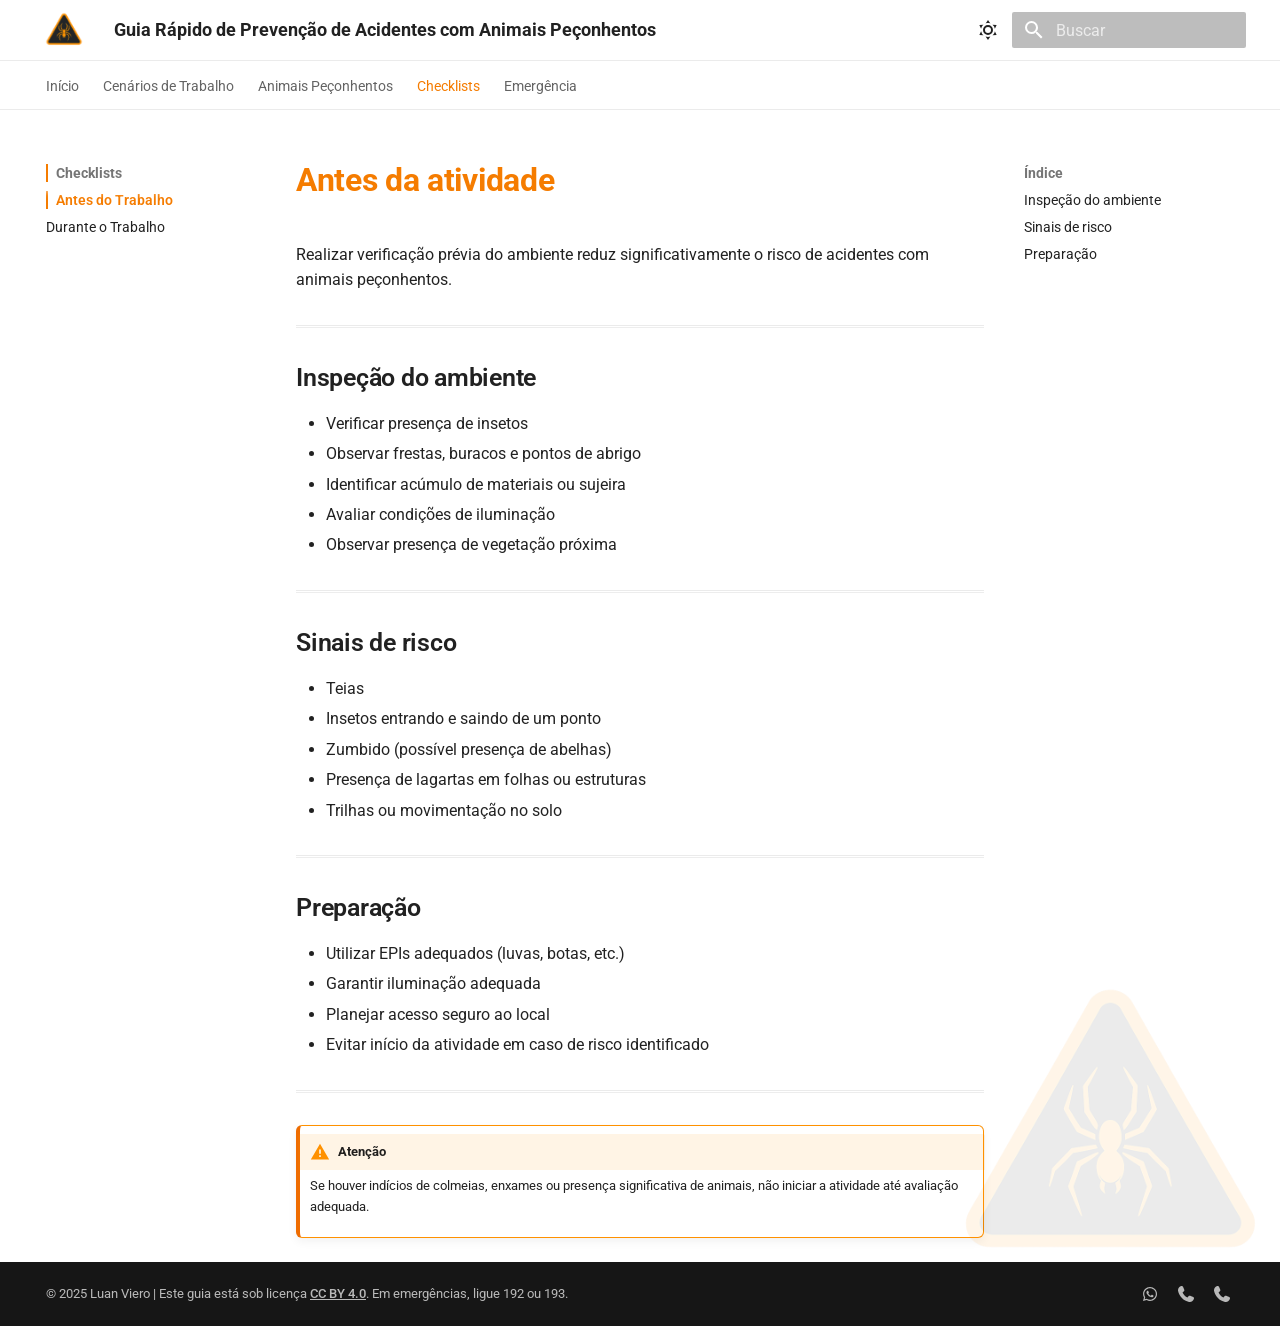
<file: checklists/antes/index.html>
<!doctype html>
<html lang="pt" class="no-js">
  <head>
    
      <meta charset="utf-8">
      <meta name="viewport" content="width=device-width,initial-scale=1">
      
        <meta name="description" content="Prevenção de acidentes com animais peçonhentos em atividades NR-33 e NR-35">
      
      
        <meta name="author" content="Life">
      
      
      
        <link rel="prev" href="../../animais/insetos/">
      
      
        <link rel="next" href="../durante/">
      
      
        
      
      
      <link rel="icon" href="../../animais/images/favicon.png">
      <meta name="generator" content="mkdocs-1.6.1, mkdocs-material-9.7.6">
    
    
      
        <title>Antes do Trabalho - Guia Rápido de Prevenção de Acidentes com Animais Peçonhentos</title>
      
    
    
      <link rel="stylesheet" href="../../assets/stylesheets/main.484c7ddc.min.css">
      
        
        <link rel="stylesheet" href="../../assets/stylesheets/palette.ab4e12ef.min.css">
      
      


    
    
      
    
    
      
        
        
        <link rel="preconnect" href="https://fonts.gstatic.com" crossorigin>
        <link rel="stylesheet" href="https://fonts.googleapis.com/css?family=Roboto:300,300i,400,400i,700,700i%7CRoboto+Mono:400,400i,700,700i&display=fallback">
        <style>:root{--md-text-font:"Roboto";--md-code-font:"Roboto Mono"}</style>
      
    
    
      <link rel="stylesheet" href="../../stylesheets/extra.css">
    
    <script>__md_scope=new URL("../..",location),__md_hash=e=>[...e].reduce(((e,_)=>(e<<5)-e+_.charCodeAt(0)),0),__md_get=(e,_=localStorage,t=__md_scope)=>JSON.parse(_.getItem(t.pathname+"."+e)),__md_set=(e,_,t=localStorage,a=__md_scope)=>{try{t.setItem(a.pathname+"."+e,JSON.stringify(_))}catch(e){}}</script>
    
      

    
    
  </head>
  
  
    
    
      
    
    
    
    
    <body dir="ltr" data-md-color-scheme="default" data-md-color-primary="grey" data-md-color-accent="orange">
  
    
    <input class="md-toggle" data-md-toggle="drawer" type="checkbox" id="__drawer" autocomplete="off">
    <input class="md-toggle" data-md-toggle="search" type="checkbox" id="__search" autocomplete="off">
    <label class="md-overlay" for="__drawer"></label>
    <div data-md-component="skip">
      
        
        <a href="#antes-da-atividade" class="md-skip">
          Pular para conteúdo
        </a>
      
    </div>
    <div data-md-component="announce">
      
    </div>
    
    
      

<header class="md-header" data-md-component="header">
  <nav class="md-header__inner md-grid" aria-label="Cabeçalho">
    <a href="../.." title="Guia Rápido de Prevenção de Acidentes com Animais Peçonhentos" class="md-header__button md-logo" aria-label="Guia Rápido de Prevenção de Acidentes com Animais Peçonhentos" data-md-component="logo">
      
  <img src="../../animais/images/logo.png" alt="logo">

    </a>
    <label class="md-header__button md-icon" for="__drawer">
      
      <svg xmlns="http://www.w3.org/2000/svg" viewBox="0 0 24 24"><path d="M3 6h18v2H3zm0 5h18v2H3zm0 5h18v2H3z"/></svg>
    </label>
    <div class="md-header__title" data-md-component="header-title">
      <div class="md-header__ellipsis">
        <div class="md-header__topic">
          <span class="md-ellipsis">
            Guia Rápido de Prevenção de Acidentes com Animais Peçonhentos
          </span>
        </div>
        <div class="md-header__topic" data-md-component="header-topic">
          <span class="md-ellipsis">
            
              Antes do Trabalho
            
          </span>
        </div>
      </div>
    </div>
    
      
        <form class="md-header__option" data-md-component="palette">
  
    
    
    
    <input class="md-option" data-md-color-media="" data-md-color-scheme="default" data-md-color-primary="grey" data-md-color-accent="orange"  aria-label="Modo claro"  type="radio" name="__palette" id="__palette_0">
    
      <label class="md-header__button md-icon" title="Modo claro" for="__palette_1" hidden>
        <svg xmlns="http://www.w3.org/2000/svg" viewBox="0 0 24 24"><path d="M12 7a5 5 0 0 1 5 5 5 5 0 0 1-5 5 5 5 0 0 1-5-5 5 5 0 0 1 5-5m0 2a3 3 0 0 0-3 3 3 3 0 0 0 3 3 3 3 0 0 0 3-3 3 3 0 0 0-3-3m0-7 2.39 3.42C13.65 5.15 12.84 5 12 5s-1.65.15-2.39.42zM3.34 7l4.16-.35A7.2 7.2 0 0 0 5.94 8.5c-.44.74-.69 1.5-.83 2.29zm.02 10 1.76-3.77a7.131 7.131 0 0 0 2.38 4.14zM20.65 7l-1.77 3.79a7.02 7.02 0 0 0-2.38-4.15zm-.01 10-4.14.36c.59-.51 1.12-1.14 1.54-1.86.42-.73.69-1.5.83-2.29zM12 22l-2.41-3.44c.74.27 1.55.44 2.41.44.82 0 1.63-.17 2.37-.44z"/></svg>
      </label>
    
  
    
    
    
    <input class="md-option" data-md-color-media="" data-md-color-scheme="slate" data-md-color-primary="gray" data-md-color-accent="orange"  aria-label="Modo escuro"  type="radio" name="__palette" id="__palette_1">
    
      <label class="md-header__button md-icon" title="Modo escuro" for="__palette_0" hidden>
        <svg xmlns="http://www.w3.org/2000/svg" viewBox="0 0 24 24"><path d="m17.75 4.09-2.53 1.94.91 3.06-2.63-1.81-2.63 1.81.91-3.06-2.53-1.94L12.44 4l1.06-3 1.06 3zm3.5 6.91-1.64 1.25.59 1.98-1.7-1.17-1.7 1.17.59-1.98L15.75 11l2.06-.05L18.5 9l.69 1.95zm-2.28 4.95c.83-.08 1.72 1.1 1.19 1.85-.32.45-.66.87-1.08 1.27C15.17 23 8.84 23 4.94 19.07c-3.91-3.9-3.91-10.24 0-14.14.4-.4.82-.76 1.27-1.08.75-.53 1.93.36 1.85 1.19-.27 2.86.69 5.83 2.89 8.02a9.96 9.96 0 0 0 8.02 2.89m-1.64 2.02a12.08 12.08 0 0 1-7.8-3.47c-2.17-2.19-3.33-5-3.49-7.82-2.81 3.14-2.7 7.96.31 10.98 3.02 3.01 7.84 3.12 10.98.31"/></svg>
      </label>
    
  
</form>
      
    
    
      <script>var palette=__md_get("__palette");if(palette&&palette.color){if("(prefers-color-scheme)"===palette.color.media){var media=matchMedia("(prefers-color-scheme: light)"),input=document.querySelector(media.matches?"[data-md-color-media='(prefers-color-scheme: light)']":"[data-md-color-media='(prefers-color-scheme: dark)']");palette.color.media=input.getAttribute("data-md-color-media"),palette.color.scheme=input.getAttribute("data-md-color-scheme"),palette.color.primary=input.getAttribute("data-md-color-primary"),palette.color.accent=input.getAttribute("data-md-color-accent")}for(var[key,value]of Object.entries(palette.color))document.body.setAttribute("data-md-color-"+key,value)}</script>
    
    
    
      
      
        <label class="md-header__button md-icon" for="__search">
          
          <svg xmlns="http://www.w3.org/2000/svg" viewBox="0 0 24 24"><path d="M9.5 3A6.5 6.5 0 0 1 16 9.5c0 1.61-.59 3.09-1.56 4.23l.27.27h.79l5 5-1.5 1.5-5-5v-.79l-.27-.27A6.52 6.52 0 0 1 9.5 16 6.5 6.5 0 0 1 3 9.5 6.5 6.5 0 0 1 9.5 3m0 2C7 5 5 7 5 9.5S7 14 9.5 14 14 12 14 9.5 12 5 9.5 5"/></svg>
        </label>
        <div class="md-search" data-md-component="search" role="dialog">
  <label class="md-search__overlay" for="__search"></label>
  <div class="md-search__inner" role="search">
    <form class="md-search__form" name="search">
      <input type="text" class="md-search__input" name="query" aria-label="Buscar" placeholder="Buscar" autocapitalize="off" autocorrect="off" autocomplete="off" spellcheck="false" data-md-component="search-query" required>
      <label class="md-search__icon md-icon" for="__search">
        
        <svg xmlns="http://www.w3.org/2000/svg" viewBox="0 0 24 24"><path d="M9.5 3A6.5 6.5 0 0 1 16 9.5c0 1.61-.59 3.09-1.56 4.23l.27.27h.79l5 5-1.5 1.5-5-5v-.79l-.27-.27A6.52 6.52 0 0 1 9.5 16 6.5 6.5 0 0 1 3 9.5 6.5 6.5 0 0 1 9.5 3m0 2C7 5 5 7 5 9.5S7 14 9.5 14 14 12 14 9.5 12 5 9.5 5"/></svg>
        
        <svg xmlns="http://www.w3.org/2000/svg" viewBox="0 0 24 24"><path d="M20 11v2H8l5.5 5.5-1.42 1.42L4.16 12l7.92-7.92L13.5 5.5 8 11z"/></svg>
      </label>
      <nav class="md-search__options" aria-label="Pesquisar">
        
        <button type="reset" class="md-search__icon md-icon" title="Limpar" aria-label="Limpar" tabindex="-1">
          
          <svg xmlns="http://www.w3.org/2000/svg" viewBox="0 0 24 24"><path d="M19 6.41 17.59 5 12 10.59 6.41 5 5 6.41 10.59 12 5 17.59 6.41 19 12 13.41 17.59 19 19 17.59 13.41 12z"/></svg>
        </button>
      </nav>
      
        <div class="md-search__suggest" data-md-component="search-suggest"></div>
      
    </form>
    <div class="md-search__output">
      <div class="md-search__scrollwrap" tabindex="0" data-md-scrollfix>
        <div class="md-search-result" data-md-component="search-result">
          <div class="md-search-result__meta">
            Inicializando busca
          </div>
          <ol class="md-search-result__list" role="presentation"></ol>
        </div>
      </div>
    </div>
  </div>
</div>
      
    
    
  </nav>
  
</header>
    
    <div class="md-container" data-md-component="container">
      
      
        
          
            
<nav class="md-tabs" aria-label="Abas" data-md-component="tabs">
  <div class="md-grid">
    <ul class="md-tabs__list">
      
        
  
  
  
  
    <li class="md-tabs__item">
      <a href="../.." class="md-tabs__link">
        
  
  
    
  
  Início

      </a>
    </li>
  

      
        
  
  
  
  
    
    
      <li class="md-tabs__item">
        <a href="../../cenarios/espaco-confinado/" class="md-tabs__link">
          
  
  
    
  
  Cenários de Trabalho

        </a>
      </li>
    
  

      
        
  
  
  
  
    
    
      <li class="md-tabs__item">
        <a href="../../animais/aranhas/" class="md-tabs__link">
          
  
  
    
  
  Animais Peçonhentos

        </a>
      </li>
    
  

      
        
  
  
  
    
  
  
    
    
      <li class="md-tabs__item md-tabs__item--active">
        <a href="./" class="md-tabs__link">
          
  
  
    
  
  Checklists

        </a>
      </li>
    
  

      
        
  
  
  
  
    
    
      <li class="md-tabs__item">
        <a href="../../emergencia/fui-picado/" class="md-tabs__link">
          
  
  
    
  
  Emergência

        </a>
      </li>
    
  

      
    </ul>
  </div>
</nav>
          
        
      
      <main class="md-main" data-md-component="main">
        <div class="md-main__inner md-grid">
          
            
              
              <div class="md-sidebar md-sidebar--primary" data-md-component="sidebar" data-md-type="navigation" >
                <div class="md-sidebar__scrollwrap">
                  <div class="md-sidebar__inner">
                    


  


<nav class="md-nav md-nav--primary md-nav--lifted" aria-label="Navegação" data-md-level="0">
  <label class="md-nav__title" for="__drawer">
    <a href="../.." title="Guia Rápido de Prevenção de Acidentes com Animais Peçonhentos" class="md-nav__button md-logo" aria-label="Guia Rápido de Prevenção de Acidentes com Animais Peçonhentos" data-md-component="logo">
      
  <img src="../../animais/images/logo.png" alt="logo">

    </a>
    Guia Rápido de Prevenção de Acidentes com Animais Peçonhentos
  </label>
  
  <ul class="md-nav__list" data-md-scrollfix>
    
      
      
  
  
  
  
    <li class="md-nav__item">
      <a href="../.." class="md-nav__link">
        
  
  
  <span class="md-ellipsis">
    
  
    Início
  

    
  </span>
  
  

      </a>
    </li>
  

    
      
      
  
  
  
  
    
    
      
        
      
        
      
        
      
        
      
    
    
    
      
      
        
      
    
    
    <li class="md-nav__item md-nav__item--nested">
      
        
        
          
        
        <input class="md-nav__toggle md-toggle md-toggle--indeterminate" type="checkbox" id="__nav_2" >
        
          
          <label class="md-nav__link" for="__nav_2" id="__nav_2_label" tabindex="0">
            
  
  
  <span class="md-ellipsis">
    
  
    Cenários de Trabalho
  

    
  </span>
  
  

            <span class="md-nav__icon md-icon"></span>
          </label>
        
        <nav class="md-nav" data-md-level="1" aria-labelledby="__nav_2_label" aria-expanded="false">
          <label class="md-nav__title" for="__nav_2">
            <span class="md-nav__icon md-icon"></span>
            
  
    Cenários de Trabalho
  

          </label>
          <ul class="md-nav__list" data-md-scrollfix>
            
              
                
  
  
  
  
    <li class="md-nav__item">
      <a href="../../cenarios/espaco-confinado/" class="md-nav__link">
        
  
  
  <span class="md-ellipsis">
    
  
    Espaço Confinado (NR-33)
  

    
  </span>
  
  

      </a>
    </li>
  

              
            
              
                
  
  
  
  
    <li class="md-nav__item">
      <a href="../../cenarios/trabalho-em-altura/" class="md-nav__link">
        
  
  
  <span class="md-ellipsis">
    
  
    Trabalho em Altura (NR-35)
  

    
  </span>
  
  

      </a>
    </li>
  

              
            
              
                
  
  
  
  
    <li class="md-nav__item">
      <a href="../../cenarios/area-externa/" class="md-nav__link">
        
  
  
  <span class="md-ellipsis">
    
  
    Área Externa
  

    
  </span>
  
  

      </a>
    </li>
  

              
            
              
                
  
  
  
  
    <li class="md-nav__item">
      <a href="../../cenarios/ambiente-interno/" class="md-nav__link">
        
  
  
  <span class="md-ellipsis">
    
  
    Ambiente Interno
  

    
  </span>
  
  

      </a>
    </li>
  

              
            
          </ul>
        </nav>
      
    </li>
  

    
      
      
  
  
  
  
    
    
      
        
      
        
      
        
      
        
      
    
    
    
      
      
        
      
    
    
    <li class="md-nav__item md-nav__item--nested">
      
        
        
          
        
        <input class="md-nav__toggle md-toggle md-toggle--indeterminate" type="checkbox" id="__nav_3" >
        
          
          <label class="md-nav__link" for="__nav_3" id="__nav_3_label" tabindex="0">
            
  
  
  <span class="md-ellipsis">
    
  
    Animais Peçonhentos
  

    
  </span>
  
  

            <span class="md-nav__icon md-icon"></span>
          </label>
        
        <nav class="md-nav" data-md-level="1" aria-labelledby="__nav_3_label" aria-expanded="false">
          <label class="md-nav__title" for="__nav_3">
            <span class="md-nav__icon md-icon"></span>
            
  
    Animais Peçonhentos
  

          </label>
          <ul class="md-nav__list" data-md-scrollfix>
            
              
                
  
  
  
  
    <li class="md-nav__item">
      <a href="../../animais/aranhas/" class="md-nav__link">
        
  
  
  <span class="md-ellipsis">
    
  
    Aranhas
  

    
  </span>
  
  

      </a>
    </li>
  

              
            
              
                
  
  
  
  
    <li class="md-nav__item">
      <a href="../../animais/escorpioes/" class="md-nav__link">
        
  
  
  <span class="md-ellipsis">
    
  
    Escorpiões
  

    
  </span>
  
  

      </a>
    </li>
  

              
            
              
                
  
  
  
  
    <li class="md-nav__item">
      <a href="../../animais/serpentes/" class="md-nav__link">
        
  
  
  <span class="md-ellipsis">
    
  
    Serpentes
  

    
  </span>
  
  

      </a>
    </li>
  

              
            
              
                
  
  
  
  
    <li class="md-nav__item">
      <a href="../../animais/insetos/" class="md-nav__link">
        
  
  
  <span class="md-ellipsis">
    
  
    Insetos
  

    
  </span>
  
  

      </a>
    </li>
  

              
            
          </ul>
        </nav>
      
    </li>
  

    
      
      
  
  
    
  
  
  
    
    
      
        
      
        
      
    
    
    
      
        
        
      
      
        
      
    
    
    <li class="md-nav__item md-nav__item--active md-nav__item--section md-nav__item--nested">
      
        
        
        <input class="md-nav__toggle md-toggle " type="checkbox" id="__nav_4" checked>
        
          
          <label class="md-nav__link" for="__nav_4" id="__nav_4_label" tabindex="">
            
  
  
  <span class="md-ellipsis">
    
  
    Checklists
  

    
  </span>
  
  

            <span class="md-nav__icon md-icon"></span>
          </label>
        
        <nav class="md-nav" data-md-level="1" aria-labelledby="__nav_4_label" aria-expanded="true">
          <label class="md-nav__title" for="__nav_4">
            <span class="md-nav__icon md-icon"></span>
            
  
    Checklists
  

          </label>
          <ul class="md-nav__list" data-md-scrollfix>
            
              
                
  
  
    
  
  
  
    <li class="md-nav__item md-nav__item--active">
      
      <input class="md-nav__toggle md-toggle" type="checkbox" id="__toc">
      
      
        
      
      
        <label class="md-nav__link md-nav__link--active" for="__toc">
          
  
  
  <span class="md-ellipsis">
    
  
    Antes do Trabalho
  

    
  </span>
  
  

          <span class="md-nav__icon md-icon"></span>
        </label>
      
      <a href="./" class="md-nav__link md-nav__link--active">
        
  
  
  <span class="md-ellipsis">
    
  
    Antes do Trabalho
  

    
  </span>
  
  

      </a>
      
        

<nav class="md-nav md-nav--secondary" aria-label="Índice">
  
  
  
    
  
  
    <label class="md-nav__title" for="__toc">
      <span class="md-nav__icon md-icon"></span>
      Índice
    </label>
    <ul class="md-nav__list" data-md-component="toc" data-md-scrollfix>
      
        <li class="md-nav__item">
  <a href="#inspecao-do-ambiente" class="md-nav__link">
    <span class="md-ellipsis">
      
        Inspeção do ambiente
      
    </span>
  </a>
  
</li>
      
        <li class="md-nav__item">
  <a href="#sinais-de-risco" class="md-nav__link">
    <span class="md-ellipsis">
      
        Sinais de risco
      
    </span>
  </a>
  
</li>
      
        <li class="md-nav__item">
  <a href="#preparacao" class="md-nav__link">
    <span class="md-ellipsis">
      
        Preparação
      
    </span>
  </a>
  
</li>
      
    </ul>
  
</nav>
      
    </li>
  

              
            
              
                
  
  
  
  
    <li class="md-nav__item">
      <a href="../durante/" class="md-nav__link">
        
  
  
  <span class="md-ellipsis">
    
  
    Durante o Trabalho
  

    
  </span>
  
  

      </a>
    </li>
  

              
            
          </ul>
        </nav>
      
    </li>
  

    
      
      
  
  
  
  
    
    
      
        
      
        
      
    
    
    
      
      
        
      
    
    
    <li class="md-nav__item md-nav__item--nested">
      
        
        
          
        
        <input class="md-nav__toggle md-toggle md-toggle--indeterminate" type="checkbox" id="__nav_5" >
        
          
          <label class="md-nav__link" for="__nav_5" id="__nav_5_label" tabindex="0">
            
  
  
  <span class="md-ellipsis">
    
  
    Emergência
  

    
  </span>
  
  

            <span class="md-nav__icon md-icon"></span>
          </label>
        
        <nav class="md-nav" data-md-level="1" aria-labelledby="__nav_5_label" aria-expanded="false">
          <label class="md-nav__title" for="__nav_5">
            <span class="md-nav__icon md-icon"></span>
            
  
    Emergência
  

          </label>
          <ul class="md-nav__list" data-md-scrollfix>
            
              
                
  
  
  
  
    <li class="md-nav__item">
      <a href="../../emergencia/fui-picado/" class="md-nav__link">
        
  
  
  <span class="md-ellipsis">
    
  
    Fui Picado, e Agora?
  

    
  </span>
  
  

      </a>
    </li>
  

              
            
              
                
  
  
  
  
    <li class="md-nav__item">
      <a href="../../emergencia/contatos/" class="md-nav__link">
        
  
  
  <span class="md-ellipsis">
    
  
    Contatos de Emergência
  

    
  </span>
  
  

      </a>
    </li>
  

              
            
          </ul>
        </nav>
      
    </li>
  

    
  </ul>
</nav>
                  </div>
                </div>
              </div>
            
            
              
              <div class="md-sidebar md-sidebar--secondary" data-md-component="sidebar" data-md-type="toc" >
                <div class="md-sidebar__scrollwrap">
                  <div class="md-sidebar__inner">
                    

<nav class="md-nav md-nav--secondary" aria-label="Índice">
  
  
  
    
  
  
    <label class="md-nav__title" for="__toc">
      <span class="md-nav__icon md-icon"></span>
      Índice
    </label>
    <ul class="md-nav__list" data-md-component="toc" data-md-scrollfix>
      
        <li class="md-nav__item">
  <a href="#inspecao-do-ambiente" class="md-nav__link">
    <span class="md-ellipsis">
      
        Inspeção do ambiente
      
    </span>
  </a>
  
</li>
      
        <li class="md-nav__item">
  <a href="#sinais-de-risco" class="md-nav__link">
    <span class="md-ellipsis">
      
        Sinais de risco
      
    </span>
  </a>
  
</li>
      
        <li class="md-nav__item">
  <a href="#preparacao" class="md-nav__link">
    <span class="md-ellipsis">
      
        Preparação
      
    </span>
  </a>
  
</li>
      
    </ul>
  
</nav>
                  </div>
                </div>
              </div>
            
          
          
            <div class="md-content" data-md-component="content">
              
              <article class="md-content__inner md-typeset">
                
                  



<h1 id="antes-da-atividade">Antes da atividade</h1>
<p>Realizar verificação prévia do ambiente reduz significativamente o risco de acidentes com animais peçonhentos.</p>
<hr />
<h2 id="inspecao-do-ambiente">Inspeção do ambiente</h2>
<ul>
<li>Verificar presença de insetos  </li>
<li>Observar frestas, buracos e pontos de abrigo  </li>
<li>Identificar acúmulo de materiais ou sujeira  </li>
<li>Avaliar condições de iluminação  </li>
<li>Observar presença de vegetação próxima  </li>
</ul>
<hr />
<h2 id="sinais-de-risco">Sinais de risco</h2>
<ul>
<li>Teias  </li>
<li>Insetos entrando e saindo de um ponto  </li>
<li>Zumbido (possível presença de abelhas)  </li>
<li>Presença de lagartas em folhas ou estruturas  </li>
<li>Trilhas ou movimentação no solo  </li>
</ul>
<hr />
<h2 id="preparacao">Preparação</h2>
<ul>
<li>Utilizar EPIs adequados (luvas, botas, etc.)  </li>
<li>Garantir iluminação adequada  </li>
<li>Planejar acesso seguro ao local  </li>
<li>Evitar início da atividade em caso de risco identificado  </li>
</ul>
<hr />
<div class="admonition warning">
<p class="admonition-title">Atenção</p>
<p>Se houver indícios de colmeias, enxames ou presença significativa de animais, não iniciar a atividade até avaliação adequada.</p>
</div>












                
              </article>
            </div>
          
          
<script>var target=document.getElementById(location.hash.slice(1));target&&target.name&&(target.checked=target.name.startsWith("__tabbed_"))</script>
        </div>
        
          <button type="button" class="md-top md-icon" data-md-component="top" hidden>
  
  <svg xmlns="http://www.w3.org/2000/svg" viewBox="0 0 24 24"><path d="M13 20h-2V8l-5.5 5.5-1.42-1.42L12 4.16l7.92 7.92-1.42 1.42L13 8z"/></svg>
  Voltar para o topo
</button>
        
      </main>
      
        <footer class="md-footer">
  
  <div class="md-footer-meta md-typeset">
    <div class="md-footer-meta__inner md-grid">
      <div class="md-copyright">
  
    <div class="md-copyright__highlight">
      © 2025 Luan Viero | Este guia está sob licença <a href="https://creativecommons.org/licenses/by/4.0/deed.pt_BR">CC BY 4.0</a>. Em emergências, ligue 192 ou 193.
    </div>
  
  
</div>
      
        
<div class="md-social">
  
    
    
    
    
    <a href="https://wa.me/5514936181085" target="_blank" rel="noopener" title="Dúvidas sobre identificação?" class="md-social__link">
      <svg xmlns="http://www.w3.org/2000/svg" viewBox="0 0 448 512"><!--! Font Awesome Free 7.1.0 by @fontawesome - https://fontawesome.com License - https://fontawesome.com/license/free (Icons: CC BY 4.0, Fonts: SIL OFL 1.1, Code: MIT License) Copyright 2025 Fonticons, Inc.--><path d="M380.9 97.1C339 55.1 283.2 32 223.9 32c-122.4 0-222 99.6-222 222 0 39.1 10.2 77.3 29.6 111L0 480l117.7-30.9c32.4 17.7 68.9 27 106.1 27h.1c122.3 0 224.1-99.6 224.1-222 0-59.3-25.2-115-67.1-157m-157 341.6c-33.2 0-65.7-8.9-94-25.7l-6.7-4-69.8 18.3L72 359.2l-4.4-7c-18.5-29.4-28.2-63.3-28.2-98.2 0-101.7 82.8-184.5 184.6-184.5 49.3 0 95.6 19.2 130.4 54.1s56.2 81.2 56.1 130.5c0 101.8-84.9 184.6-186.6 184.6m101.2-138.2c-5.5-2.8-32.8-16.2-37.9-18-5.1-1.9-8.8-2.8-12.5 2.8s-14.3 18-17.6 21.8c-3.2 3.7-6.5 4.2-12 1.4-32.6-16.3-54-29.1-75.5-66-5.7-9.8 5.7-9.1 16.3-30.3 1.8-3.7.9-6.9-.5-9.7s-12.5-30.1-17.1-41.2c-4.5-10.8-9.1-9.3-12.5-9.5-3.2-.2-6.9-.2-10.6-.2s-9.7 1.4-14.8 6.9c-5.1 5.6-19.4 19-19.4 46.3s19.9 53.7 22.6 57.4c2.8 3.7 39.1 59.7 94.8 83.8 35.2 15.2 49 16.5 66.6 13.9 10.7-1.6 32.8-13.4 37.4-26.4s4.6-24.1 3.2-26.4c-1.3-2.5-5-3.9-10.5-6.6"/></svg>
    </a>
  
    
    
    
    
    <a href="tel:192" target="_blank" rel="noopener" title="SAMU 192" class="md-social__link">
      <svg xmlns="http://www.w3.org/2000/svg" viewBox="0 0 512 512"><!--! Font Awesome Free 7.1.0 by @fontawesome - https://fontawesome.com License - https://fontawesome.com/license/free (Icons: CC BY 4.0, Fonts: SIL OFL 1.1, Code: MIT License) Copyright 2025 Fonticons, Inc.--><path d="M160.2 25c-7.9-18.9-28.5-28.9-48.1-23.6l-5.5 1.5C42 20.5-13.2 83.1 2.9 159.3 40 334.3 177.7 472 352.7 509.1 429 525.3 491.5 470 509.1 405.4l1.5-5.5c5.4-19.7-4.7-40.3-23.5-48.1l-97.3-40.5c-16.5-6.9-35.6-2.1-47 11.8l-38.6 47.2c-70.3-34.9-126.9-93.3-159.4-165l44.2-36c13.9-11.3 18.6-30.4 11.8-47z"/></svg>
    </a>
  
    
    
    
    
    <a href="tel:193" target="_blank" rel="noopener" title="Corpo de Bombeiros 193" class="md-social__link">
      <svg xmlns="http://www.w3.org/2000/svg" viewBox="0 0 512 512"><!--! Font Awesome Free 7.1.0 by @fontawesome - https://fontawesome.com License - https://fontawesome.com/license/free (Icons: CC BY 4.0, Fonts: SIL OFL 1.1, Code: MIT License) Copyright 2025 Fonticons, Inc.--><path d="M160.2 25c-7.9-18.9-28.5-28.9-48.1-23.6l-5.5 1.5C42 20.5-13.2 83.1 2.9 159.3 40 334.3 177.7 472 352.7 509.1 429 525.3 491.5 470 509.1 405.4l1.5-5.5c5.4-19.7-4.7-40.3-23.5-48.1l-97.3-40.5c-16.5-6.9-35.6-2.1-47 11.8l-38.6 47.2c-70.3-34.9-126.9-93.3-159.4-165l44.2-36c13.9-11.3 18.6-30.4 11.8-47z"/></svg>
    </a>
  
</div>
      
    </div>
  </div>
</footer>
      
    </div>
    <div class="md-dialog" data-md-component="dialog">
      <div class="md-dialog__inner md-typeset"></div>
    </div>
    
    
    
      
      
      <script id="__config" type="application/json">{"annotate": null, "base": "../..", "features": ["content.code.copy", "navigation.breadcrumbs", "navigation.expand", "navigation.indexes", "navigation.sections", "navigation.tabs", "navigation.top", "search.highlight", "search.suggest"], "search": "../../assets/javascripts/workers/search.2c215733.min.js", "tags": null, "translations": {"clipboard.copied": "Copiado para \u00e1rea de transfer\u00eancia", "clipboard.copy": "Copiar para \u00e1rea de transfer\u00eancia", "search.result.more.one": "mais 1 nesta p\u00e1gina", "search.result.more.other": "# mais nesta p\u00e1gina", "search.result.none": "Nenhum documento encontrado", "search.result.one": "1 documento encontrado", "search.result.other": "# documentos encontrados", "search.result.placeholder": "Digite para iniciar a busca", "search.result.term.missing": "Ausente", "select.version": "Selecione a vers\u00e3o"}, "version": null}</script>
    
    
      <script src="../../assets/javascripts/bundle.79ae519e.min.js"></script>
      
    
  </body>
</html>
</file>
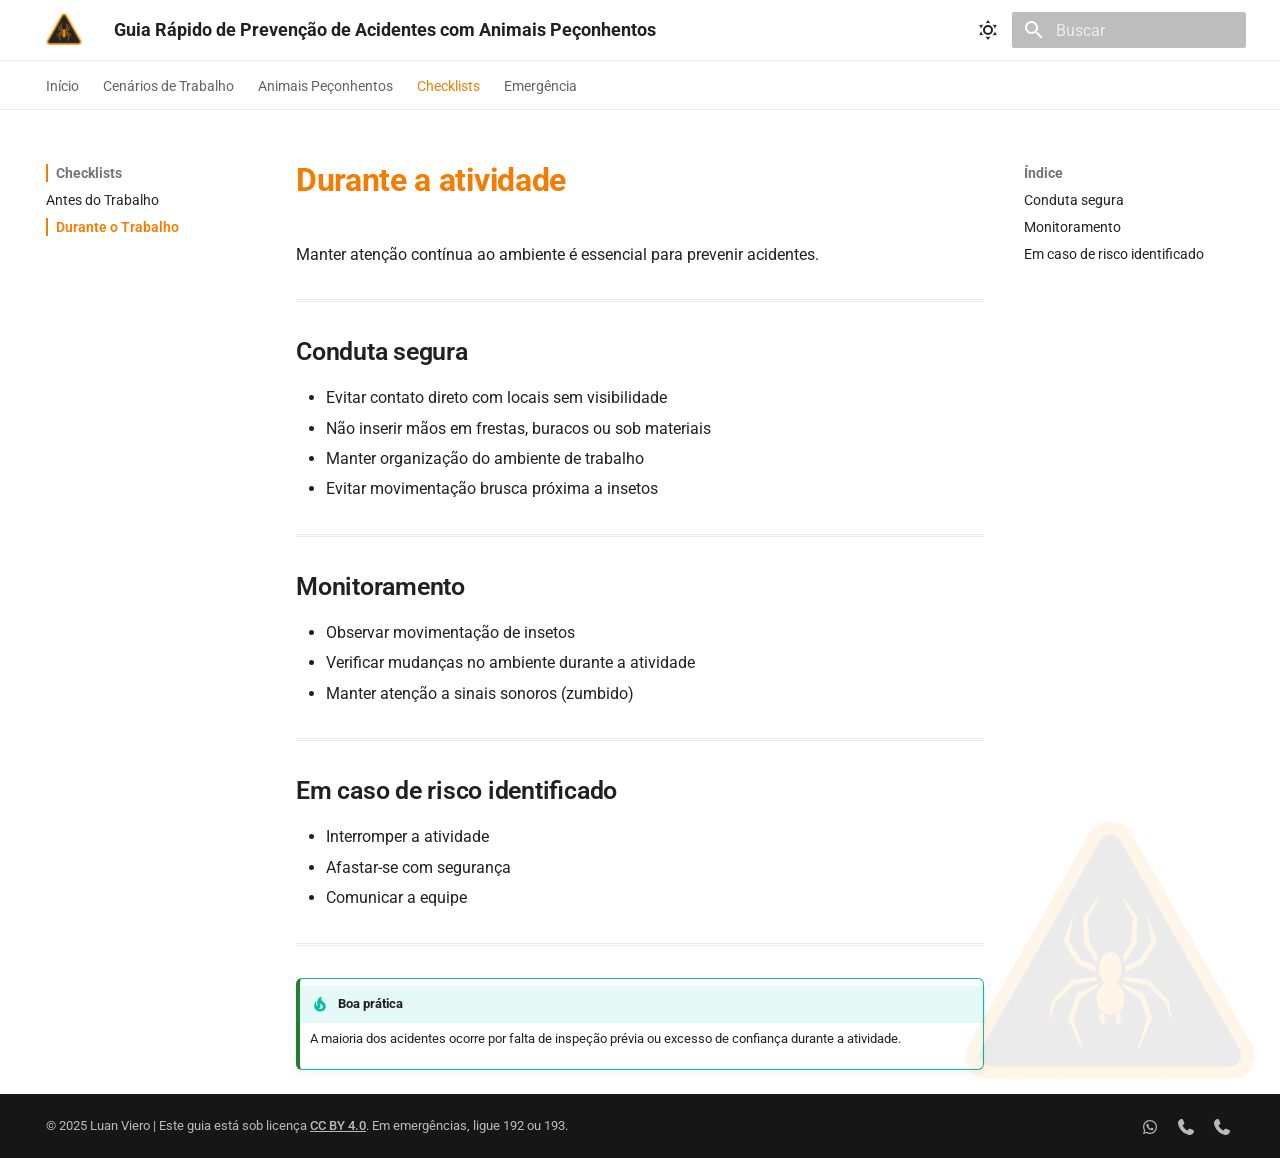
<file: checklists/durante/index.html>
<!doctype html>
<html lang="pt" class="no-js">
  <head>
    
      <meta charset="utf-8">
      <meta name="viewport" content="width=device-width,initial-scale=1">
      
        <meta name="description" content="Prevenção de acidentes com animais peçonhentos em atividades NR-33 e NR-35">
      
      
        <meta name="author" content="Life">
      
      
      
        <link rel="prev" href="../antes/">
      
      
        <link rel="next" href="../../emergencia/fui-picado/">
      
      
        
      
      
      <link rel="icon" href="../../animais/images/favicon.png">
      <meta name="generator" content="mkdocs-1.6.1, mkdocs-material-9.7.6">
    
    
      
        <title>Durante o Trabalho - Guia Rápido de Prevenção de Acidentes com Animais Peçonhentos</title>
      
    
    
      <link rel="stylesheet" href="../../assets/stylesheets/main.484c7ddc.min.css">
      
        
        <link rel="stylesheet" href="../../assets/stylesheets/palette.ab4e12ef.min.css">
      
      


    
    
      
    
    
      
        
        
        <link rel="preconnect" href="https://fonts.gstatic.com" crossorigin>
        <link rel="stylesheet" href="https://fonts.googleapis.com/css?family=Roboto:300,300i,400,400i,700,700i%7CRoboto+Mono:400,400i,700,700i&display=fallback">
        <style>:root{--md-text-font:"Roboto";--md-code-font:"Roboto Mono"}</style>
      
    
    
      <link rel="stylesheet" href="../../stylesheets/extra.css">
    
    <script>__md_scope=new URL("../..",location),__md_hash=e=>[...e].reduce(((e,_)=>(e<<5)-e+_.charCodeAt(0)),0),__md_get=(e,_=localStorage,t=__md_scope)=>JSON.parse(_.getItem(t.pathname+"."+e)),__md_set=(e,_,t=localStorage,a=__md_scope)=>{try{t.setItem(a.pathname+"."+e,JSON.stringify(_))}catch(e){}}</script>
    
      

    
    
  </head>
  
  
    
    
      
    
    
    
    
    <body dir="ltr" data-md-color-scheme="default" data-md-color-primary="grey" data-md-color-accent="orange">
  
    
    <input class="md-toggle" data-md-toggle="drawer" type="checkbox" id="__drawer" autocomplete="off">
    <input class="md-toggle" data-md-toggle="search" type="checkbox" id="__search" autocomplete="off">
    <label class="md-overlay" for="__drawer"></label>
    <div data-md-component="skip">
      
        
        <a href="#durante-a-atividade" class="md-skip">
          Pular para conteúdo
        </a>
      
    </div>
    <div data-md-component="announce">
      
    </div>
    
    
      

<header class="md-header" data-md-component="header">
  <nav class="md-header__inner md-grid" aria-label="Cabeçalho">
    <a href="../.." title="Guia Rápido de Prevenção de Acidentes com Animais Peçonhentos" class="md-header__button md-logo" aria-label="Guia Rápido de Prevenção de Acidentes com Animais Peçonhentos" data-md-component="logo">
      
  <img src="../../animais/images/logo.png" alt="logo">

    </a>
    <label class="md-header__button md-icon" for="__drawer">
      
      <svg xmlns="http://www.w3.org/2000/svg" viewBox="0 0 24 24"><path d="M3 6h18v2H3zm0 5h18v2H3zm0 5h18v2H3z"/></svg>
    </label>
    <div class="md-header__title" data-md-component="header-title">
      <div class="md-header__ellipsis">
        <div class="md-header__topic">
          <span class="md-ellipsis">
            Guia Rápido de Prevenção de Acidentes com Animais Peçonhentos
          </span>
        </div>
        <div class="md-header__topic" data-md-component="header-topic">
          <span class="md-ellipsis">
            
              Durante o Trabalho
            
          </span>
        </div>
      </div>
    </div>
    
      
        <form class="md-header__option" data-md-component="palette">
  
    
    
    
    <input class="md-option" data-md-color-media="" data-md-color-scheme="default" data-md-color-primary="grey" data-md-color-accent="orange"  aria-label="Modo claro"  type="radio" name="__palette" id="__palette_0">
    
      <label class="md-header__button md-icon" title="Modo claro" for="__palette_1" hidden>
        <svg xmlns="http://www.w3.org/2000/svg" viewBox="0 0 24 24"><path d="M12 7a5 5 0 0 1 5 5 5 5 0 0 1-5 5 5 5 0 0 1-5-5 5 5 0 0 1 5-5m0 2a3 3 0 0 0-3 3 3 3 0 0 0 3 3 3 3 0 0 0 3-3 3 3 0 0 0-3-3m0-7 2.39 3.42C13.65 5.15 12.84 5 12 5s-1.65.15-2.39.42zM3.34 7l4.16-.35A7.2 7.2 0 0 0 5.94 8.5c-.44.74-.69 1.5-.83 2.29zm.02 10 1.76-3.77a7.131 7.131 0 0 0 2.38 4.14zM20.65 7l-1.77 3.79a7.02 7.02 0 0 0-2.38-4.15zm-.01 10-4.14.36c.59-.51 1.12-1.14 1.54-1.86.42-.73.69-1.5.83-2.29zM12 22l-2.41-3.44c.74.27 1.55.44 2.41.44.82 0 1.63-.17 2.37-.44z"/></svg>
      </label>
    
  
    
    
    
    <input class="md-option" data-md-color-media="" data-md-color-scheme="slate" data-md-color-primary="gray" data-md-color-accent="orange"  aria-label="Modo escuro"  type="radio" name="__palette" id="__palette_1">
    
      <label class="md-header__button md-icon" title="Modo escuro" for="__palette_0" hidden>
        <svg xmlns="http://www.w3.org/2000/svg" viewBox="0 0 24 24"><path d="m17.75 4.09-2.53 1.94.91 3.06-2.63-1.81-2.63 1.81.91-3.06-2.53-1.94L12.44 4l1.06-3 1.06 3zm3.5 6.91-1.64 1.25.59 1.98-1.7-1.17-1.7 1.17.59-1.98L15.75 11l2.06-.05L18.5 9l.69 1.95zm-2.28 4.95c.83-.08 1.72 1.1 1.19 1.85-.32.45-.66.87-1.08 1.27C15.17 23 8.84 23 4.94 19.07c-3.91-3.9-3.91-10.24 0-14.14.4-.4.82-.76 1.27-1.08.75-.53 1.93.36 1.85 1.19-.27 2.86.69 5.83 2.89 8.02a9.96 9.96 0 0 0 8.02 2.89m-1.64 2.02a12.08 12.08 0 0 1-7.8-3.47c-2.17-2.19-3.33-5-3.49-7.82-2.81 3.14-2.7 7.96.31 10.98 3.02 3.01 7.84 3.12 10.98.31"/></svg>
      </label>
    
  
</form>
      
    
    
      <script>var palette=__md_get("__palette");if(palette&&palette.color){if("(prefers-color-scheme)"===palette.color.media){var media=matchMedia("(prefers-color-scheme: light)"),input=document.querySelector(media.matches?"[data-md-color-media='(prefers-color-scheme: light)']":"[data-md-color-media='(prefers-color-scheme: dark)']");palette.color.media=input.getAttribute("data-md-color-media"),palette.color.scheme=input.getAttribute("data-md-color-scheme"),palette.color.primary=input.getAttribute("data-md-color-primary"),palette.color.accent=input.getAttribute("data-md-color-accent")}for(var[key,value]of Object.entries(palette.color))document.body.setAttribute("data-md-color-"+key,value)}</script>
    
    
    
      
      
        <label class="md-header__button md-icon" for="__search">
          
          <svg xmlns="http://www.w3.org/2000/svg" viewBox="0 0 24 24"><path d="M9.5 3A6.5 6.5 0 0 1 16 9.5c0 1.61-.59 3.09-1.56 4.23l.27.27h.79l5 5-1.5 1.5-5-5v-.79l-.27-.27A6.52 6.52 0 0 1 9.5 16 6.5 6.5 0 0 1 3 9.5 6.5 6.5 0 0 1 9.5 3m0 2C7 5 5 7 5 9.5S7 14 9.5 14 14 12 14 9.5 12 5 9.5 5"/></svg>
        </label>
        <div class="md-search" data-md-component="search" role="dialog">
  <label class="md-search__overlay" for="__search"></label>
  <div class="md-search__inner" role="search">
    <form class="md-search__form" name="search">
      <input type="text" class="md-search__input" name="query" aria-label="Buscar" placeholder="Buscar" autocapitalize="off" autocorrect="off" autocomplete="off" spellcheck="false" data-md-component="search-query" required>
      <label class="md-search__icon md-icon" for="__search">
        
        <svg xmlns="http://www.w3.org/2000/svg" viewBox="0 0 24 24"><path d="M9.5 3A6.5 6.5 0 0 1 16 9.5c0 1.61-.59 3.09-1.56 4.23l.27.27h.79l5 5-1.5 1.5-5-5v-.79l-.27-.27A6.52 6.52 0 0 1 9.5 16 6.5 6.5 0 0 1 3 9.5 6.5 6.5 0 0 1 9.5 3m0 2C7 5 5 7 5 9.5S7 14 9.5 14 14 12 14 9.5 12 5 9.5 5"/></svg>
        
        <svg xmlns="http://www.w3.org/2000/svg" viewBox="0 0 24 24"><path d="M20 11v2H8l5.5 5.5-1.42 1.42L4.16 12l7.92-7.92L13.5 5.5 8 11z"/></svg>
      </label>
      <nav class="md-search__options" aria-label="Pesquisar">
        
        <button type="reset" class="md-search__icon md-icon" title="Limpar" aria-label="Limpar" tabindex="-1">
          
          <svg xmlns="http://www.w3.org/2000/svg" viewBox="0 0 24 24"><path d="M19 6.41 17.59 5 12 10.59 6.41 5 5 6.41 10.59 12 5 17.59 6.41 19 12 13.41 17.59 19 19 17.59 13.41 12z"/></svg>
        </button>
      </nav>
      
        <div class="md-search__suggest" data-md-component="search-suggest"></div>
      
    </form>
    <div class="md-search__output">
      <div class="md-search__scrollwrap" tabindex="0" data-md-scrollfix>
        <div class="md-search-result" data-md-component="search-result">
          <div class="md-search-result__meta">
            Inicializando busca
          </div>
          <ol class="md-search-result__list" role="presentation"></ol>
        </div>
      </div>
    </div>
  </div>
</div>
      
    
    
  </nav>
  
</header>
    
    <div class="md-container" data-md-component="container">
      
      
        
          
            
<nav class="md-tabs" aria-label="Abas" data-md-component="tabs">
  <div class="md-grid">
    <ul class="md-tabs__list">
      
        
  
  
  
  
    <li class="md-tabs__item">
      <a href="../.." class="md-tabs__link">
        
  
  
    
  
  Início

      </a>
    </li>
  

      
        
  
  
  
  
    
    
      <li class="md-tabs__item">
        <a href="../../cenarios/espaco-confinado/" class="md-tabs__link">
          
  
  
    
  
  Cenários de Trabalho

        </a>
      </li>
    
  

      
        
  
  
  
  
    
    
      <li class="md-tabs__item">
        <a href="../../animais/aranhas/" class="md-tabs__link">
          
  
  
    
  
  Animais Peçonhentos

        </a>
      </li>
    
  

      
        
  
  
  
    
  
  
    
    
      <li class="md-tabs__item md-tabs__item--active">
        <a href="../antes/" class="md-tabs__link">
          
  
  
    
  
  Checklists

        </a>
      </li>
    
  

      
        
  
  
  
  
    
    
      <li class="md-tabs__item">
        <a href="../../emergencia/fui-picado/" class="md-tabs__link">
          
  
  
    
  
  Emergência

        </a>
      </li>
    
  

      
    </ul>
  </div>
</nav>
          
        
      
      <main class="md-main" data-md-component="main">
        <div class="md-main__inner md-grid">
          
            
              
              <div class="md-sidebar md-sidebar--primary" data-md-component="sidebar" data-md-type="navigation" >
                <div class="md-sidebar__scrollwrap">
                  <div class="md-sidebar__inner">
                    


  


<nav class="md-nav md-nav--primary md-nav--lifted" aria-label="Navegação" data-md-level="0">
  <label class="md-nav__title" for="__drawer">
    <a href="../.." title="Guia Rápido de Prevenção de Acidentes com Animais Peçonhentos" class="md-nav__button md-logo" aria-label="Guia Rápido de Prevenção de Acidentes com Animais Peçonhentos" data-md-component="logo">
      
  <img src="../../animais/images/logo.png" alt="logo">

    </a>
    Guia Rápido de Prevenção de Acidentes com Animais Peçonhentos
  </label>
  
  <ul class="md-nav__list" data-md-scrollfix>
    
      
      
  
  
  
  
    <li class="md-nav__item">
      <a href="../.." class="md-nav__link">
        
  
  
  <span class="md-ellipsis">
    
  
    Início
  

    
  </span>
  
  

      </a>
    </li>
  

    
      
      
  
  
  
  
    
    
      
        
      
        
      
        
      
        
      
    
    
    
      
      
        
      
    
    
    <li class="md-nav__item md-nav__item--nested">
      
        
        
          
        
        <input class="md-nav__toggle md-toggle md-toggle--indeterminate" type="checkbox" id="__nav_2" >
        
          
          <label class="md-nav__link" for="__nav_2" id="__nav_2_label" tabindex="0">
            
  
  
  <span class="md-ellipsis">
    
  
    Cenários de Trabalho
  

    
  </span>
  
  

            <span class="md-nav__icon md-icon"></span>
          </label>
        
        <nav class="md-nav" data-md-level="1" aria-labelledby="__nav_2_label" aria-expanded="false">
          <label class="md-nav__title" for="__nav_2">
            <span class="md-nav__icon md-icon"></span>
            
  
    Cenários de Trabalho
  

          </label>
          <ul class="md-nav__list" data-md-scrollfix>
            
              
                
  
  
  
  
    <li class="md-nav__item">
      <a href="../../cenarios/espaco-confinado/" class="md-nav__link">
        
  
  
  <span class="md-ellipsis">
    
  
    Espaço Confinado (NR-33)
  

    
  </span>
  
  

      </a>
    </li>
  

              
            
              
                
  
  
  
  
    <li class="md-nav__item">
      <a href="../../cenarios/trabalho-em-altura/" class="md-nav__link">
        
  
  
  <span class="md-ellipsis">
    
  
    Trabalho em Altura (NR-35)
  

    
  </span>
  
  

      </a>
    </li>
  

              
            
              
                
  
  
  
  
    <li class="md-nav__item">
      <a href="../../cenarios/area-externa/" class="md-nav__link">
        
  
  
  <span class="md-ellipsis">
    
  
    Área Externa
  

    
  </span>
  
  

      </a>
    </li>
  

              
            
              
                
  
  
  
  
    <li class="md-nav__item">
      <a href="../../cenarios/ambiente-interno/" class="md-nav__link">
        
  
  
  <span class="md-ellipsis">
    
  
    Ambiente Interno
  

    
  </span>
  
  

      </a>
    </li>
  

              
            
          </ul>
        </nav>
      
    </li>
  

    
      
      
  
  
  
  
    
    
      
        
      
        
      
        
      
        
      
    
    
    
      
      
        
      
    
    
    <li class="md-nav__item md-nav__item--nested">
      
        
        
          
        
        <input class="md-nav__toggle md-toggle md-toggle--indeterminate" type="checkbox" id="__nav_3" >
        
          
          <label class="md-nav__link" for="__nav_3" id="__nav_3_label" tabindex="0">
            
  
  
  <span class="md-ellipsis">
    
  
    Animais Peçonhentos
  

    
  </span>
  
  

            <span class="md-nav__icon md-icon"></span>
          </label>
        
        <nav class="md-nav" data-md-level="1" aria-labelledby="__nav_3_label" aria-expanded="false">
          <label class="md-nav__title" for="__nav_3">
            <span class="md-nav__icon md-icon"></span>
            
  
    Animais Peçonhentos
  

          </label>
          <ul class="md-nav__list" data-md-scrollfix>
            
              
                
  
  
  
  
    <li class="md-nav__item">
      <a href="../../animais/aranhas/" class="md-nav__link">
        
  
  
  <span class="md-ellipsis">
    
  
    Aranhas
  

    
  </span>
  
  

      </a>
    </li>
  

              
            
              
                
  
  
  
  
    <li class="md-nav__item">
      <a href="../../animais/escorpioes/" class="md-nav__link">
        
  
  
  <span class="md-ellipsis">
    
  
    Escorpiões
  

    
  </span>
  
  

      </a>
    </li>
  

              
            
              
                
  
  
  
  
    <li class="md-nav__item">
      <a href="../../animais/serpentes/" class="md-nav__link">
        
  
  
  <span class="md-ellipsis">
    
  
    Serpentes
  

    
  </span>
  
  

      </a>
    </li>
  

              
            
              
                
  
  
  
  
    <li class="md-nav__item">
      <a href="../../animais/insetos/" class="md-nav__link">
        
  
  
  <span class="md-ellipsis">
    
  
    Insetos
  

    
  </span>
  
  

      </a>
    </li>
  

              
            
          </ul>
        </nav>
      
    </li>
  

    
      
      
  
  
    
  
  
  
    
    
      
        
      
        
      
    
    
    
      
        
        
      
      
        
      
    
    
    <li class="md-nav__item md-nav__item--active md-nav__item--section md-nav__item--nested">
      
        
        
        <input class="md-nav__toggle md-toggle " type="checkbox" id="__nav_4" checked>
        
          
          <label class="md-nav__link" for="__nav_4" id="__nav_4_label" tabindex="">
            
  
  
  <span class="md-ellipsis">
    
  
    Checklists
  

    
  </span>
  
  

            <span class="md-nav__icon md-icon"></span>
          </label>
        
        <nav class="md-nav" data-md-level="1" aria-labelledby="__nav_4_label" aria-expanded="true">
          <label class="md-nav__title" for="__nav_4">
            <span class="md-nav__icon md-icon"></span>
            
  
    Checklists
  

          </label>
          <ul class="md-nav__list" data-md-scrollfix>
            
              
                
  
  
  
  
    <li class="md-nav__item">
      <a href="../antes/" class="md-nav__link">
        
  
  
  <span class="md-ellipsis">
    
  
    Antes do Trabalho
  

    
  </span>
  
  

      </a>
    </li>
  

              
            
              
                
  
  
    
  
  
  
    <li class="md-nav__item md-nav__item--active">
      
      <input class="md-nav__toggle md-toggle" type="checkbox" id="__toc">
      
      
        
      
      
        <label class="md-nav__link md-nav__link--active" for="__toc">
          
  
  
  <span class="md-ellipsis">
    
  
    Durante o Trabalho
  

    
  </span>
  
  

          <span class="md-nav__icon md-icon"></span>
        </label>
      
      <a href="./" class="md-nav__link md-nav__link--active">
        
  
  
  <span class="md-ellipsis">
    
  
    Durante o Trabalho
  

    
  </span>
  
  

      </a>
      
        

<nav class="md-nav md-nav--secondary" aria-label="Índice">
  
  
  
    
  
  
    <label class="md-nav__title" for="__toc">
      <span class="md-nav__icon md-icon"></span>
      Índice
    </label>
    <ul class="md-nav__list" data-md-component="toc" data-md-scrollfix>
      
        <li class="md-nav__item">
  <a href="#conduta-segura" class="md-nav__link">
    <span class="md-ellipsis">
      
        Conduta segura
      
    </span>
  </a>
  
</li>
      
        <li class="md-nav__item">
  <a href="#monitoramento" class="md-nav__link">
    <span class="md-ellipsis">
      
        Monitoramento
      
    </span>
  </a>
  
</li>
      
        <li class="md-nav__item">
  <a href="#em-caso-de-risco-identificado" class="md-nav__link">
    <span class="md-ellipsis">
      
        Em caso de risco identificado
      
    </span>
  </a>
  
</li>
      
    </ul>
  
</nav>
      
    </li>
  

              
            
          </ul>
        </nav>
      
    </li>
  

    
      
      
  
  
  
  
    
    
      
        
      
        
      
    
    
    
      
      
        
      
    
    
    <li class="md-nav__item md-nav__item--nested">
      
        
        
          
        
        <input class="md-nav__toggle md-toggle md-toggle--indeterminate" type="checkbox" id="__nav_5" >
        
          
          <label class="md-nav__link" for="__nav_5" id="__nav_5_label" tabindex="0">
            
  
  
  <span class="md-ellipsis">
    
  
    Emergência
  

    
  </span>
  
  

            <span class="md-nav__icon md-icon"></span>
          </label>
        
        <nav class="md-nav" data-md-level="1" aria-labelledby="__nav_5_label" aria-expanded="false">
          <label class="md-nav__title" for="__nav_5">
            <span class="md-nav__icon md-icon"></span>
            
  
    Emergência
  

          </label>
          <ul class="md-nav__list" data-md-scrollfix>
            
              
                
  
  
  
  
    <li class="md-nav__item">
      <a href="../../emergencia/fui-picado/" class="md-nav__link">
        
  
  
  <span class="md-ellipsis">
    
  
    Fui Picado, e Agora?
  

    
  </span>
  
  

      </a>
    </li>
  

              
            
              
                
  
  
  
  
    <li class="md-nav__item">
      <a href="../../emergencia/contatos/" class="md-nav__link">
        
  
  
  <span class="md-ellipsis">
    
  
    Contatos de Emergência
  

    
  </span>
  
  

      </a>
    </li>
  

              
            
          </ul>
        </nav>
      
    </li>
  

    
  </ul>
</nav>
                  </div>
                </div>
              </div>
            
            
              
              <div class="md-sidebar md-sidebar--secondary" data-md-component="sidebar" data-md-type="toc" >
                <div class="md-sidebar__scrollwrap">
                  <div class="md-sidebar__inner">
                    

<nav class="md-nav md-nav--secondary" aria-label="Índice">
  
  
  
    
  
  
    <label class="md-nav__title" for="__toc">
      <span class="md-nav__icon md-icon"></span>
      Índice
    </label>
    <ul class="md-nav__list" data-md-component="toc" data-md-scrollfix>
      
        <li class="md-nav__item">
  <a href="#conduta-segura" class="md-nav__link">
    <span class="md-ellipsis">
      
        Conduta segura
      
    </span>
  </a>
  
</li>
      
        <li class="md-nav__item">
  <a href="#monitoramento" class="md-nav__link">
    <span class="md-ellipsis">
      
        Monitoramento
      
    </span>
  </a>
  
</li>
      
        <li class="md-nav__item">
  <a href="#em-caso-de-risco-identificado" class="md-nav__link">
    <span class="md-ellipsis">
      
        Em caso de risco identificado
      
    </span>
  </a>
  
</li>
      
    </ul>
  
</nav>
                  </div>
                </div>
              </div>
            
          
          
            <div class="md-content" data-md-component="content">
              
              <article class="md-content__inner md-typeset">
                
                  



<h1 id="durante-a-atividade">Durante a atividade</h1>
<p>Manter atenção contínua ao ambiente é essencial para prevenir acidentes.</p>
<hr />
<h2 id="conduta-segura">Conduta segura</h2>
<ul>
<li>Evitar contato direto com locais sem visibilidade  </li>
<li>Não inserir mãos em frestas, buracos ou sob materiais  </li>
<li>Manter organização do ambiente de trabalho  </li>
<li>Evitar movimentação brusca próxima a insetos  </li>
</ul>
<hr />
<h2 id="monitoramento">Monitoramento</h2>
<ul>
<li>Observar movimentação de insetos  </li>
<li>Verificar mudanças no ambiente durante a atividade  </li>
<li>Manter atenção a sinais sonoros (zumbido)  </li>
</ul>
<hr />
<h2 id="em-caso-de-risco-identificado">Em caso de risco identificado</h2>
<ul>
<li>Interromper a atividade  </li>
<li>Afastar-se com segurança  </li>
<li>Comunicar a equipe  </li>
</ul>
<hr />
<div class="admonition tip">
<p class="admonition-title">Boa prática</p>
<p>A maioria dos acidentes ocorre por falta de inspeção prévia ou excesso de confiança durante a atividade.</p>
</div>












                
              </article>
            </div>
          
          
<script>var target=document.getElementById(location.hash.slice(1));target&&target.name&&(target.checked=target.name.startsWith("__tabbed_"))</script>
        </div>
        
          <button type="button" class="md-top md-icon" data-md-component="top" hidden>
  
  <svg xmlns="http://www.w3.org/2000/svg" viewBox="0 0 24 24"><path d="M13 20h-2V8l-5.5 5.5-1.42-1.42L12 4.16l7.92 7.92-1.42 1.42L13 8z"/></svg>
  Voltar para o topo
</button>
        
      </main>
      
        <footer class="md-footer">
  
  <div class="md-footer-meta md-typeset">
    <div class="md-footer-meta__inner md-grid">
      <div class="md-copyright">
  
    <div class="md-copyright__highlight">
      © 2025 Luan Viero | Este guia está sob licença <a href="https://creativecommons.org/licenses/by/4.0/deed.pt_BR">CC BY 4.0</a>. Em emergências, ligue 192 ou 193.
    </div>
  
  
</div>
      
        
<div class="md-social">
  
    
    
    
    
    <a href="https://wa.me/5514936181085" target="_blank" rel="noopener" title="Dúvidas sobre identificação?" class="md-social__link">
      <svg xmlns="http://www.w3.org/2000/svg" viewBox="0 0 448 512"><!--! Font Awesome Free 7.1.0 by @fontawesome - https://fontawesome.com License - https://fontawesome.com/license/free (Icons: CC BY 4.0, Fonts: SIL OFL 1.1, Code: MIT License) Copyright 2025 Fonticons, Inc.--><path d="M380.9 97.1C339 55.1 283.2 32 223.9 32c-122.4 0-222 99.6-222 222 0 39.1 10.2 77.3 29.6 111L0 480l117.7-30.9c32.4 17.7 68.9 27 106.1 27h.1c122.3 0 224.1-99.6 224.1-222 0-59.3-25.2-115-67.1-157m-157 341.6c-33.2 0-65.7-8.9-94-25.7l-6.7-4-69.8 18.3L72 359.2l-4.4-7c-18.5-29.4-28.2-63.3-28.2-98.2 0-101.7 82.8-184.5 184.6-184.5 49.3 0 95.6 19.2 130.4 54.1s56.2 81.2 56.1 130.5c0 101.8-84.9 184.6-186.6 184.6m101.2-138.2c-5.5-2.8-32.8-16.2-37.9-18-5.1-1.9-8.8-2.8-12.5 2.8s-14.3 18-17.6 21.8c-3.2 3.7-6.5 4.2-12 1.4-32.6-16.3-54-29.1-75.5-66-5.7-9.8 5.7-9.1 16.3-30.3 1.8-3.7.9-6.9-.5-9.7s-12.5-30.1-17.1-41.2c-4.5-10.8-9.1-9.3-12.5-9.5-3.2-.2-6.9-.2-10.6-.2s-9.7 1.4-14.8 6.9c-5.1 5.6-19.4 19-19.4 46.3s19.9 53.7 22.6 57.4c2.8 3.7 39.1 59.7 94.8 83.8 35.2 15.2 49 16.5 66.6 13.9 10.7-1.6 32.8-13.4 37.4-26.4s4.6-24.1 3.2-26.4c-1.3-2.5-5-3.9-10.5-6.6"/></svg>
    </a>
  
    
    
    
    
    <a href="tel:192" target="_blank" rel="noopener" title="SAMU 192" class="md-social__link">
      <svg xmlns="http://www.w3.org/2000/svg" viewBox="0 0 512 512"><!--! Font Awesome Free 7.1.0 by @fontawesome - https://fontawesome.com License - https://fontawesome.com/license/free (Icons: CC BY 4.0, Fonts: SIL OFL 1.1, Code: MIT License) Copyright 2025 Fonticons, Inc.--><path d="M160.2 25c-7.9-18.9-28.5-28.9-48.1-23.6l-5.5 1.5C42 20.5-13.2 83.1 2.9 159.3 40 334.3 177.7 472 352.7 509.1 429 525.3 491.5 470 509.1 405.4l1.5-5.5c5.4-19.7-4.7-40.3-23.5-48.1l-97.3-40.5c-16.5-6.9-35.6-2.1-47 11.8l-38.6 47.2c-70.3-34.9-126.9-93.3-159.4-165l44.2-36c13.9-11.3 18.6-30.4 11.8-47z"/></svg>
    </a>
  
    
    
    
    
    <a href="tel:193" target="_blank" rel="noopener" title="Corpo de Bombeiros 193" class="md-social__link">
      <svg xmlns="http://www.w3.org/2000/svg" viewBox="0 0 512 512"><!--! Font Awesome Free 7.1.0 by @fontawesome - https://fontawesome.com License - https://fontawesome.com/license/free (Icons: CC BY 4.0, Fonts: SIL OFL 1.1, Code: MIT License) Copyright 2025 Fonticons, Inc.--><path d="M160.2 25c-7.9-18.9-28.5-28.9-48.1-23.6l-5.5 1.5C42 20.5-13.2 83.1 2.9 159.3 40 334.3 177.7 472 352.7 509.1 429 525.3 491.5 470 509.1 405.4l1.5-5.5c5.4-19.7-4.7-40.3-23.5-48.1l-97.3-40.5c-16.5-6.9-35.6-2.1-47 11.8l-38.6 47.2c-70.3-34.9-126.9-93.3-159.4-165l44.2-36c13.9-11.3 18.6-30.4 11.8-47z"/></svg>
    </a>
  
</div>
      
    </div>
  </div>
</footer>
      
    </div>
    <div class="md-dialog" data-md-component="dialog">
      <div class="md-dialog__inner md-typeset"></div>
    </div>
    
    
    
      
      
      <script id="__config" type="application/json">{"annotate": null, "base": "../..", "features": ["content.code.copy", "navigation.breadcrumbs", "navigation.expand", "navigation.indexes", "navigation.sections", "navigation.tabs", "navigation.top", "search.highlight", "search.suggest"], "search": "../../assets/javascripts/workers/search.2c215733.min.js", "tags": null, "translations": {"clipboard.copied": "Copiado para \u00e1rea de transfer\u00eancia", "clipboard.copy": "Copiar para \u00e1rea de transfer\u00eancia", "search.result.more.one": "mais 1 nesta p\u00e1gina", "search.result.more.other": "# mais nesta p\u00e1gina", "search.result.none": "Nenhum documento encontrado", "search.result.one": "1 documento encontrado", "search.result.other": "# documentos encontrados", "search.result.placeholder": "Digite para iniciar a busca", "search.result.term.missing": "Ausente", "select.version": "Selecione a vers\u00e3o"}, "version": null}</script>
    
    
      <script src="../../assets/javascripts/bundle.79ae519e.min.js"></script>
      
    
  </body>
</html>
</file>
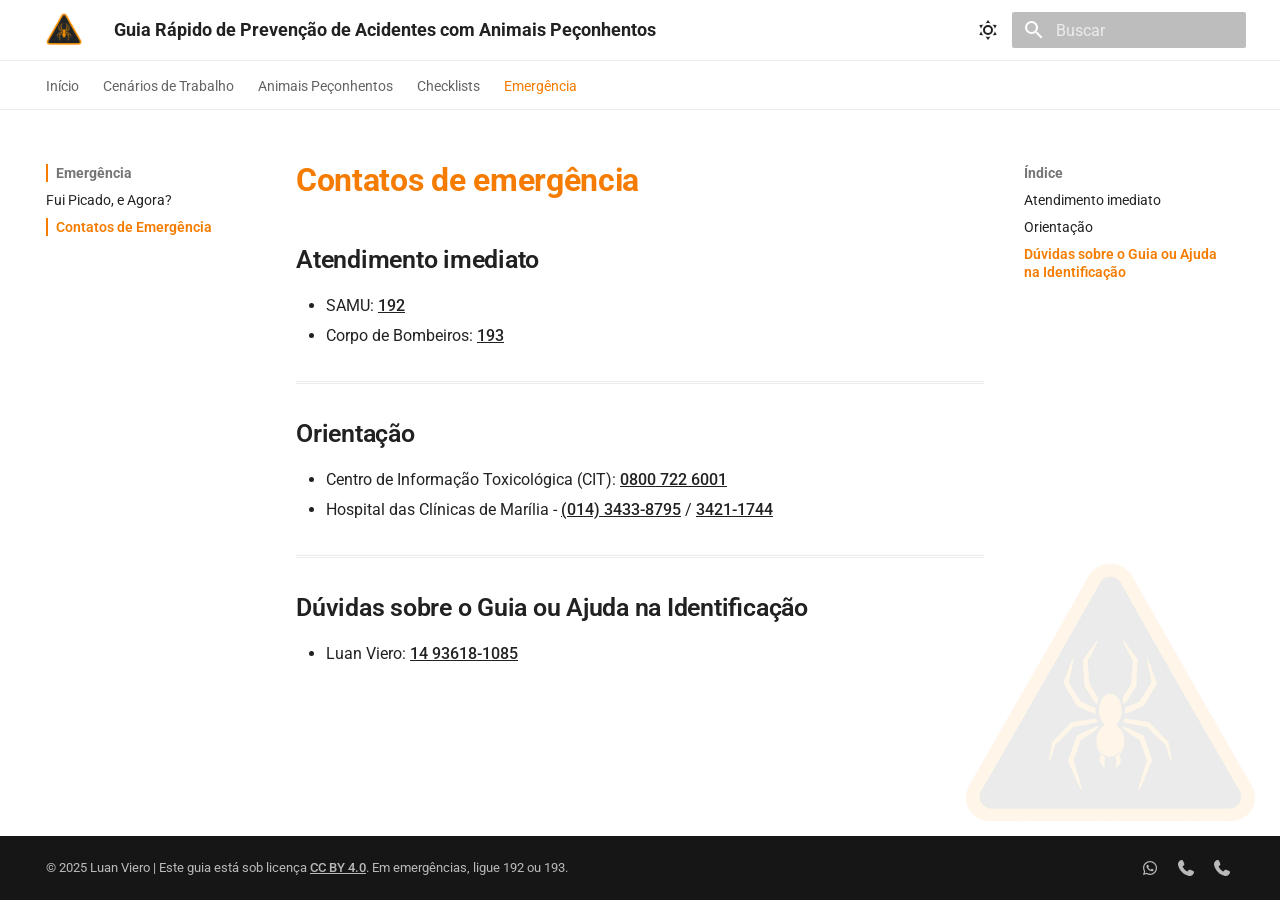
<file: emergencia/contatos/index.html>
<!doctype html>
<html lang="pt" class="no-js">
  <head>
    
      <meta charset="utf-8">
      <meta name="viewport" content="width=device-width,initial-scale=1">
      
        <meta name="description" content="Prevenção de acidentes com animais peçonhentos em atividades NR-33 e NR-35">
      
      
        <meta name="author" content="Life">
      
      
      
        <link rel="prev" href="../fui-picado/">
      
      
      
        
      
      
      <link rel="icon" href="../../animais/images/favicon.png">
      <meta name="generator" content="mkdocs-1.6.1, mkdocs-material-9.7.6">
    
    
      
        <title>Contatos de Emergência - Guia Rápido de Prevenção de Acidentes com Animais Peçonhentos</title>
      
    
    
      <link rel="stylesheet" href="../../assets/stylesheets/main.484c7ddc.min.css">
      
        
        <link rel="stylesheet" href="../../assets/stylesheets/palette.ab4e12ef.min.css">
      
      


    
    
      
    
    
      
        
        
        <link rel="preconnect" href="https://fonts.gstatic.com" crossorigin>
        <link rel="stylesheet" href="https://fonts.googleapis.com/css?family=Roboto:300,300i,400,400i,700,700i%7CRoboto+Mono:400,400i,700,700i&display=fallback">
        <style>:root{--md-text-font:"Roboto";--md-code-font:"Roboto Mono"}</style>
      
    
    
      <link rel="stylesheet" href="../../stylesheets/extra.css">
    
    <script>__md_scope=new URL("../..",location),__md_hash=e=>[...e].reduce(((e,_)=>(e<<5)-e+_.charCodeAt(0)),0),__md_get=(e,_=localStorage,t=__md_scope)=>JSON.parse(_.getItem(t.pathname+"."+e)),__md_set=(e,_,t=localStorage,a=__md_scope)=>{try{t.setItem(a.pathname+"."+e,JSON.stringify(_))}catch(e){}}</script>
    
      

    
    
  </head>
  
  
    
    
      
    
    
    
    
    <body dir="ltr" data-md-color-scheme="default" data-md-color-primary="grey" data-md-color-accent="orange">
  
    
    <input class="md-toggle" data-md-toggle="drawer" type="checkbox" id="__drawer" autocomplete="off">
    <input class="md-toggle" data-md-toggle="search" type="checkbox" id="__search" autocomplete="off">
    <label class="md-overlay" for="__drawer"></label>
    <div data-md-component="skip">
      
        
        <a href="#contatos-de-emergencia" class="md-skip">
          Pular para conteúdo
        </a>
      
    </div>
    <div data-md-component="announce">
      
    </div>
    
    
      

<header class="md-header" data-md-component="header">
  <nav class="md-header__inner md-grid" aria-label="Cabeçalho">
    <a href="../.." title="Guia Rápido de Prevenção de Acidentes com Animais Peçonhentos" class="md-header__button md-logo" aria-label="Guia Rápido de Prevenção de Acidentes com Animais Peçonhentos" data-md-component="logo">
      
  <img src="../../animais/images/logo.png" alt="logo">

    </a>
    <label class="md-header__button md-icon" for="__drawer">
      
      <svg xmlns="http://www.w3.org/2000/svg" viewBox="0 0 24 24"><path d="M3 6h18v2H3zm0 5h18v2H3zm0 5h18v2H3z"/></svg>
    </label>
    <div class="md-header__title" data-md-component="header-title">
      <div class="md-header__ellipsis">
        <div class="md-header__topic">
          <span class="md-ellipsis">
            Guia Rápido de Prevenção de Acidentes com Animais Peçonhentos
          </span>
        </div>
        <div class="md-header__topic" data-md-component="header-topic">
          <span class="md-ellipsis">
            
              Contatos de Emergência
            
          </span>
        </div>
      </div>
    </div>
    
      
        <form class="md-header__option" data-md-component="palette">
  
    
    
    
    <input class="md-option" data-md-color-media="" data-md-color-scheme="default" data-md-color-primary="grey" data-md-color-accent="orange"  aria-label="Modo claro"  type="radio" name="__palette" id="__palette_0">
    
      <label class="md-header__button md-icon" title="Modo claro" for="__palette_1" hidden>
        <svg xmlns="http://www.w3.org/2000/svg" viewBox="0 0 24 24"><path d="M12 7a5 5 0 0 1 5 5 5 5 0 0 1-5 5 5 5 0 0 1-5-5 5 5 0 0 1 5-5m0 2a3 3 0 0 0-3 3 3 3 0 0 0 3 3 3 3 0 0 0 3-3 3 3 0 0 0-3-3m0-7 2.39 3.42C13.65 5.15 12.84 5 12 5s-1.65.15-2.39.42zM3.34 7l4.16-.35A7.2 7.2 0 0 0 5.94 8.5c-.44.74-.69 1.5-.83 2.29zm.02 10 1.76-3.77a7.131 7.131 0 0 0 2.38 4.14zM20.65 7l-1.77 3.79a7.02 7.02 0 0 0-2.38-4.15zm-.01 10-4.14.36c.59-.51 1.12-1.14 1.54-1.86.42-.73.69-1.5.83-2.29zM12 22l-2.41-3.44c.74.27 1.55.44 2.41.44.82 0 1.63-.17 2.37-.44z"/></svg>
      </label>
    
  
    
    
    
    <input class="md-option" data-md-color-media="" data-md-color-scheme="slate" data-md-color-primary="gray" data-md-color-accent="orange"  aria-label="Modo escuro"  type="radio" name="__palette" id="__palette_1">
    
      <label class="md-header__button md-icon" title="Modo escuro" for="__palette_0" hidden>
        <svg xmlns="http://www.w3.org/2000/svg" viewBox="0 0 24 24"><path d="m17.75 4.09-2.53 1.94.91 3.06-2.63-1.81-2.63 1.81.91-3.06-2.53-1.94L12.44 4l1.06-3 1.06 3zm3.5 6.91-1.64 1.25.59 1.98-1.7-1.17-1.7 1.17.59-1.98L15.75 11l2.06-.05L18.5 9l.69 1.95zm-2.28 4.95c.83-.08 1.72 1.1 1.19 1.85-.32.45-.66.87-1.08 1.27C15.17 23 8.84 23 4.94 19.07c-3.91-3.9-3.91-10.24 0-14.14.4-.4.82-.76 1.27-1.08.75-.53 1.93.36 1.85 1.19-.27 2.86.69 5.83 2.89 8.02a9.96 9.96 0 0 0 8.02 2.89m-1.64 2.02a12.08 12.08 0 0 1-7.8-3.47c-2.17-2.19-3.33-5-3.49-7.82-2.81 3.14-2.7 7.96.31 10.98 3.02 3.01 7.84 3.12 10.98.31"/></svg>
      </label>
    
  
</form>
      
    
    
      <script>var palette=__md_get("__palette");if(palette&&palette.color){if("(prefers-color-scheme)"===palette.color.media){var media=matchMedia("(prefers-color-scheme: light)"),input=document.querySelector(media.matches?"[data-md-color-media='(prefers-color-scheme: light)']":"[data-md-color-media='(prefers-color-scheme: dark)']");palette.color.media=input.getAttribute("data-md-color-media"),palette.color.scheme=input.getAttribute("data-md-color-scheme"),palette.color.primary=input.getAttribute("data-md-color-primary"),palette.color.accent=input.getAttribute("data-md-color-accent")}for(var[key,value]of Object.entries(palette.color))document.body.setAttribute("data-md-color-"+key,value)}</script>
    
    
    
      
      
        <label class="md-header__button md-icon" for="__search">
          
          <svg xmlns="http://www.w3.org/2000/svg" viewBox="0 0 24 24"><path d="M9.5 3A6.5 6.5 0 0 1 16 9.5c0 1.61-.59 3.09-1.56 4.23l.27.27h.79l5 5-1.5 1.5-5-5v-.79l-.27-.27A6.52 6.52 0 0 1 9.5 16 6.5 6.5 0 0 1 3 9.5 6.5 6.5 0 0 1 9.5 3m0 2C7 5 5 7 5 9.5S7 14 9.5 14 14 12 14 9.5 12 5 9.5 5"/></svg>
        </label>
        <div class="md-search" data-md-component="search" role="dialog">
  <label class="md-search__overlay" for="__search"></label>
  <div class="md-search__inner" role="search">
    <form class="md-search__form" name="search">
      <input type="text" class="md-search__input" name="query" aria-label="Buscar" placeholder="Buscar" autocapitalize="off" autocorrect="off" autocomplete="off" spellcheck="false" data-md-component="search-query" required>
      <label class="md-search__icon md-icon" for="__search">
        
        <svg xmlns="http://www.w3.org/2000/svg" viewBox="0 0 24 24"><path d="M9.5 3A6.5 6.5 0 0 1 16 9.5c0 1.61-.59 3.09-1.56 4.23l.27.27h.79l5 5-1.5 1.5-5-5v-.79l-.27-.27A6.52 6.52 0 0 1 9.5 16 6.5 6.5 0 0 1 3 9.5 6.5 6.5 0 0 1 9.5 3m0 2C7 5 5 7 5 9.5S7 14 9.5 14 14 12 14 9.5 12 5 9.5 5"/></svg>
        
        <svg xmlns="http://www.w3.org/2000/svg" viewBox="0 0 24 24"><path d="M20 11v2H8l5.5 5.5-1.42 1.42L4.16 12l7.92-7.92L13.5 5.5 8 11z"/></svg>
      </label>
      <nav class="md-search__options" aria-label="Pesquisar">
        
        <button type="reset" class="md-search__icon md-icon" title="Limpar" aria-label="Limpar" tabindex="-1">
          
          <svg xmlns="http://www.w3.org/2000/svg" viewBox="0 0 24 24"><path d="M19 6.41 17.59 5 12 10.59 6.41 5 5 6.41 10.59 12 5 17.59 6.41 19 12 13.41 17.59 19 19 17.59 13.41 12z"/></svg>
        </button>
      </nav>
      
        <div class="md-search__suggest" data-md-component="search-suggest"></div>
      
    </form>
    <div class="md-search__output">
      <div class="md-search__scrollwrap" tabindex="0" data-md-scrollfix>
        <div class="md-search-result" data-md-component="search-result">
          <div class="md-search-result__meta">
            Inicializando busca
          </div>
          <ol class="md-search-result__list" role="presentation"></ol>
        </div>
      </div>
    </div>
  </div>
</div>
      
    
    
  </nav>
  
</header>
    
    <div class="md-container" data-md-component="container">
      
      
        
          
            
<nav class="md-tabs" aria-label="Abas" data-md-component="tabs">
  <div class="md-grid">
    <ul class="md-tabs__list">
      
        
  
  
  
  
    <li class="md-tabs__item">
      <a href="../.." class="md-tabs__link">
        
  
  
    
  
  Início

      </a>
    </li>
  

      
        
  
  
  
  
    
    
      <li class="md-tabs__item">
        <a href="../../cenarios/espaco-confinado/" class="md-tabs__link">
          
  
  
    
  
  Cenários de Trabalho

        </a>
      </li>
    
  

      
        
  
  
  
  
    
    
      <li class="md-tabs__item">
        <a href="../../animais/aranhas/" class="md-tabs__link">
          
  
  
    
  
  Animais Peçonhentos

        </a>
      </li>
    
  

      
        
  
  
  
  
    
    
      <li class="md-tabs__item">
        <a href="../../checklists/antes/" class="md-tabs__link">
          
  
  
    
  
  Checklists

        </a>
      </li>
    
  

      
        
  
  
  
    
  
  
    
    
      <li class="md-tabs__item md-tabs__item--active">
        <a href="../fui-picado/" class="md-tabs__link">
          
  
  
    
  
  Emergência

        </a>
      </li>
    
  

      
    </ul>
  </div>
</nav>
          
        
      
      <main class="md-main" data-md-component="main">
        <div class="md-main__inner md-grid">
          
            
              
              <div class="md-sidebar md-sidebar--primary" data-md-component="sidebar" data-md-type="navigation" >
                <div class="md-sidebar__scrollwrap">
                  <div class="md-sidebar__inner">
                    


  


<nav class="md-nav md-nav--primary md-nav--lifted" aria-label="Navegação" data-md-level="0">
  <label class="md-nav__title" for="__drawer">
    <a href="../.." title="Guia Rápido de Prevenção de Acidentes com Animais Peçonhentos" class="md-nav__button md-logo" aria-label="Guia Rápido de Prevenção de Acidentes com Animais Peçonhentos" data-md-component="logo">
      
  <img src="../../animais/images/logo.png" alt="logo">

    </a>
    Guia Rápido de Prevenção de Acidentes com Animais Peçonhentos
  </label>
  
  <ul class="md-nav__list" data-md-scrollfix>
    
      
      
  
  
  
  
    <li class="md-nav__item">
      <a href="../.." class="md-nav__link">
        
  
  
  <span class="md-ellipsis">
    
  
    Início
  

    
  </span>
  
  

      </a>
    </li>
  

    
      
      
  
  
  
  
    
    
      
        
      
        
      
        
      
        
      
    
    
    
      
      
        
      
    
    
    <li class="md-nav__item md-nav__item--nested">
      
        
        
          
        
        <input class="md-nav__toggle md-toggle md-toggle--indeterminate" type="checkbox" id="__nav_2" >
        
          
          <label class="md-nav__link" for="__nav_2" id="__nav_2_label" tabindex="0">
            
  
  
  <span class="md-ellipsis">
    
  
    Cenários de Trabalho
  

    
  </span>
  
  

            <span class="md-nav__icon md-icon"></span>
          </label>
        
        <nav class="md-nav" data-md-level="1" aria-labelledby="__nav_2_label" aria-expanded="false">
          <label class="md-nav__title" for="__nav_2">
            <span class="md-nav__icon md-icon"></span>
            
  
    Cenários de Trabalho
  

          </label>
          <ul class="md-nav__list" data-md-scrollfix>
            
              
                
  
  
  
  
    <li class="md-nav__item">
      <a href="../../cenarios/espaco-confinado/" class="md-nav__link">
        
  
  
  <span class="md-ellipsis">
    
  
    Espaço Confinado (NR-33)
  

    
  </span>
  
  

      </a>
    </li>
  

              
            
              
                
  
  
  
  
    <li class="md-nav__item">
      <a href="../../cenarios/trabalho-em-altura/" class="md-nav__link">
        
  
  
  <span class="md-ellipsis">
    
  
    Trabalho em Altura (NR-35)
  

    
  </span>
  
  

      </a>
    </li>
  

              
            
              
                
  
  
  
  
    <li class="md-nav__item">
      <a href="../../cenarios/area-externa/" class="md-nav__link">
        
  
  
  <span class="md-ellipsis">
    
  
    Área Externa
  

    
  </span>
  
  

      </a>
    </li>
  

              
            
              
                
  
  
  
  
    <li class="md-nav__item">
      <a href="../../cenarios/ambiente-interno/" class="md-nav__link">
        
  
  
  <span class="md-ellipsis">
    
  
    Ambiente Interno
  

    
  </span>
  
  

      </a>
    </li>
  

              
            
          </ul>
        </nav>
      
    </li>
  

    
      
      
  
  
  
  
    
    
      
        
      
        
      
        
      
        
      
    
    
    
      
      
        
      
    
    
    <li class="md-nav__item md-nav__item--nested">
      
        
        
          
        
        <input class="md-nav__toggle md-toggle md-toggle--indeterminate" type="checkbox" id="__nav_3" >
        
          
          <label class="md-nav__link" for="__nav_3" id="__nav_3_label" tabindex="0">
            
  
  
  <span class="md-ellipsis">
    
  
    Animais Peçonhentos
  

    
  </span>
  
  

            <span class="md-nav__icon md-icon"></span>
          </label>
        
        <nav class="md-nav" data-md-level="1" aria-labelledby="__nav_3_label" aria-expanded="false">
          <label class="md-nav__title" for="__nav_3">
            <span class="md-nav__icon md-icon"></span>
            
  
    Animais Peçonhentos
  

          </label>
          <ul class="md-nav__list" data-md-scrollfix>
            
              
                
  
  
  
  
    <li class="md-nav__item">
      <a href="../../animais/aranhas/" class="md-nav__link">
        
  
  
  <span class="md-ellipsis">
    
  
    Aranhas
  

    
  </span>
  
  

      </a>
    </li>
  

              
            
              
                
  
  
  
  
    <li class="md-nav__item">
      <a href="../../animais/escorpioes/" class="md-nav__link">
        
  
  
  <span class="md-ellipsis">
    
  
    Escorpiões
  

    
  </span>
  
  

      </a>
    </li>
  

              
            
              
                
  
  
  
  
    <li class="md-nav__item">
      <a href="../../animais/serpentes/" class="md-nav__link">
        
  
  
  <span class="md-ellipsis">
    
  
    Serpentes
  

    
  </span>
  
  

      </a>
    </li>
  

              
            
              
                
  
  
  
  
    <li class="md-nav__item">
      <a href="../../animais/insetos/" class="md-nav__link">
        
  
  
  <span class="md-ellipsis">
    
  
    Insetos
  

    
  </span>
  
  

      </a>
    </li>
  

              
            
          </ul>
        </nav>
      
    </li>
  

    
      
      
  
  
  
  
    
    
      
        
      
        
      
    
    
    
      
      
        
      
    
    
    <li class="md-nav__item md-nav__item--nested">
      
        
        
          
        
        <input class="md-nav__toggle md-toggle md-toggle--indeterminate" type="checkbox" id="__nav_4" >
        
          
          <label class="md-nav__link" for="__nav_4" id="__nav_4_label" tabindex="0">
            
  
  
  <span class="md-ellipsis">
    
  
    Checklists
  

    
  </span>
  
  

            <span class="md-nav__icon md-icon"></span>
          </label>
        
        <nav class="md-nav" data-md-level="1" aria-labelledby="__nav_4_label" aria-expanded="false">
          <label class="md-nav__title" for="__nav_4">
            <span class="md-nav__icon md-icon"></span>
            
  
    Checklists
  

          </label>
          <ul class="md-nav__list" data-md-scrollfix>
            
              
                
  
  
  
  
    <li class="md-nav__item">
      <a href="../../checklists/antes/" class="md-nav__link">
        
  
  
  <span class="md-ellipsis">
    
  
    Antes do Trabalho
  

    
  </span>
  
  

      </a>
    </li>
  

              
            
              
                
  
  
  
  
    <li class="md-nav__item">
      <a href="../../checklists/durante/" class="md-nav__link">
        
  
  
  <span class="md-ellipsis">
    
  
    Durante o Trabalho
  

    
  </span>
  
  

      </a>
    </li>
  

              
            
          </ul>
        </nav>
      
    </li>
  

    
      
      
  
  
    
  
  
  
    
    
      
        
      
        
      
    
    
    
      
        
        
      
      
        
      
    
    
    <li class="md-nav__item md-nav__item--active md-nav__item--section md-nav__item--nested">
      
        
        
        <input class="md-nav__toggle md-toggle " type="checkbox" id="__nav_5" checked>
        
          
          <label class="md-nav__link" for="__nav_5" id="__nav_5_label" tabindex="">
            
  
  
  <span class="md-ellipsis">
    
  
    Emergência
  

    
  </span>
  
  

            <span class="md-nav__icon md-icon"></span>
          </label>
        
        <nav class="md-nav" data-md-level="1" aria-labelledby="__nav_5_label" aria-expanded="true">
          <label class="md-nav__title" for="__nav_5">
            <span class="md-nav__icon md-icon"></span>
            
  
    Emergência
  

          </label>
          <ul class="md-nav__list" data-md-scrollfix>
            
              
                
  
  
  
  
    <li class="md-nav__item">
      <a href="../fui-picado/" class="md-nav__link">
        
  
  
  <span class="md-ellipsis">
    
  
    Fui Picado, e Agora?
  

    
  </span>
  
  

      </a>
    </li>
  

              
            
              
                
  
  
    
  
  
  
    <li class="md-nav__item md-nav__item--active">
      
      <input class="md-nav__toggle md-toggle" type="checkbox" id="__toc">
      
      
        
      
      
        <label class="md-nav__link md-nav__link--active" for="__toc">
          
  
  
  <span class="md-ellipsis">
    
  
    Contatos de Emergência
  

    
  </span>
  
  

          <span class="md-nav__icon md-icon"></span>
        </label>
      
      <a href="./" class="md-nav__link md-nav__link--active">
        
  
  
  <span class="md-ellipsis">
    
  
    Contatos de Emergência
  

    
  </span>
  
  

      </a>
      
        

<nav class="md-nav md-nav--secondary" aria-label="Índice">
  
  
  
    
  
  
    <label class="md-nav__title" for="__toc">
      <span class="md-nav__icon md-icon"></span>
      Índice
    </label>
    <ul class="md-nav__list" data-md-component="toc" data-md-scrollfix>
      
        <li class="md-nav__item">
  <a href="#atendimento-imediato" class="md-nav__link">
    <span class="md-ellipsis">
      
        Atendimento imediato
      
    </span>
  </a>
  
</li>
      
        <li class="md-nav__item">
  <a href="#orientacao" class="md-nav__link">
    <span class="md-ellipsis">
      
        Orientação
      
    </span>
  </a>
  
</li>
      
        <li class="md-nav__item">
  <a href="#duvidas-sobre-o-guia-ou-ajuda-na-identificacao" class="md-nav__link">
    <span class="md-ellipsis">
      
        Dúvidas sobre o Guia ou Ajuda na Identificação
      
    </span>
  </a>
  
</li>
      
    </ul>
  
</nav>
      
    </li>
  

              
            
          </ul>
        </nav>
      
    </li>
  

    
  </ul>
</nav>
                  </div>
                </div>
              </div>
            
            
              
              <div class="md-sidebar md-sidebar--secondary" data-md-component="sidebar" data-md-type="toc" >
                <div class="md-sidebar__scrollwrap">
                  <div class="md-sidebar__inner">
                    

<nav class="md-nav md-nav--secondary" aria-label="Índice">
  
  
  
    
  
  
    <label class="md-nav__title" for="__toc">
      <span class="md-nav__icon md-icon"></span>
      Índice
    </label>
    <ul class="md-nav__list" data-md-component="toc" data-md-scrollfix>
      
        <li class="md-nav__item">
  <a href="#atendimento-imediato" class="md-nav__link">
    <span class="md-ellipsis">
      
        Atendimento imediato
      
    </span>
  </a>
  
</li>
      
        <li class="md-nav__item">
  <a href="#orientacao" class="md-nav__link">
    <span class="md-ellipsis">
      
        Orientação
      
    </span>
  </a>
  
</li>
      
        <li class="md-nav__item">
  <a href="#duvidas-sobre-o-guia-ou-ajuda-na-identificacao" class="md-nav__link">
    <span class="md-ellipsis">
      
        Dúvidas sobre o Guia ou Ajuda na Identificação
      
    </span>
  </a>
  
</li>
      
    </ul>
  
</nav>
                  </div>
                </div>
              </div>
            
          
          
            <div class="md-content" data-md-component="content">
              
              <article class="md-content__inner md-typeset">
                
                  



<h1 id="contatos-de-emergencia">Contatos de emergência</h1>
<h2 id="atendimento-imediato">Atendimento imediato</h2>
<ul>
<li>SAMU: <a href="tel:192">192</a></li>
<li>Corpo de Bombeiros: <a href="tel:193">193</a></li>
</ul>
<hr />
<h2 id="orientacao">Orientação</h2>
<ul>
<li>Centro de Informação Toxicológica (CIT): <a href="tel:08007226001">0800 722 6001</a></li>
<li>Hospital das Clínicas de Marília - <a href="tel:+551434338795">(014) 3433-8795</a> / <a href="tel:+551434211744">3421-1744</a></li>
</ul>
<hr />
<h2 id="duvidas-sobre-o-guia-ou-ajuda-na-identificacao">Dúvidas sobre o Guia ou Ajuda na Identificação</h2>
<ul>
<li>Luan Viero: <a href="https://wa.me/5514936181085">14 93618-1085</a></li>
</ul>












                
              </article>
            </div>
          
          
<script>var target=document.getElementById(location.hash.slice(1));target&&target.name&&(target.checked=target.name.startsWith("__tabbed_"))</script>
        </div>
        
          <button type="button" class="md-top md-icon" data-md-component="top" hidden>
  
  <svg xmlns="http://www.w3.org/2000/svg" viewBox="0 0 24 24"><path d="M13 20h-2V8l-5.5 5.5-1.42-1.42L12 4.16l7.92 7.92-1.42 1.42L13 8z"/></svg>
  Voltar para o topo
</button>
        
      </main>
      
        <footer class="md-footer">
  
  <div class="md-footer-meta md-typeset">
    <div class="md-footer-meta__inner md-grid">
      <div class="md-copyright">
  
    <div class="md-copyright__highlight">
      © 2025 Luan Viero | Este guia está sob licença <a href="https://creativecommons.org/licenses/by/4.0/deed.pt_BR">CC BY 4.0</a>. Em emergências, ligue 192 ou 193.
    </div>
  
  
</div>
      
        
<div class="md-social">
  
    
    
    
    
    <a href="https://wa.me/5514936181085" target="_blank" rel="noopener" title="Dúvidas sobre identificação?" class="md-social__link">
      <svg xmlns="http://www.w3.org/2000/svg" viewBox="0 0 448 512"><!--! Font Awesome Free 7.1.0 by @fontawesome - https://fontawesome.com License - https://fontawesome.com/license/free (Icons: CC BY 4.0, Fonts: SIL OFL 1.1, Code: MIT License) Copyright 2025 Fonticons, Inc.--><path d="M380.9 97.1C339 55.1 283.2 32 223.9 32c-122.4 0-222 99.6-222 222 0 39.1 10.2 77.3 29.6 111L0 480l117.7-30.9c32.4 17.7 68.9 27 106.1 27h.1c122.3 0 224.1-99.6 224.1-222 0-59.3-25.2-115-67.1-157m-157 341.6c-33.2 0-65.7-8.9-94-25.7l-6.7-4-69.8 18.3L72 359.2l-4.4-7c-18.5-29.4-28.2-63.3-28.2-98.2 0-101.7 82.8-184.5 184.6-184.5 49.3 0 95.6 19.2 130.4 54.1s56.2 81.2 56.1 130.5c0 101.8-84.9 184.6-186.6 184.6m101.2-138.2c-5.5-2.8-32.8-16.2-37.9-18-5.1-1.9-8.8-2.8-12.5 2.8s-14.3 18-17.6 21.8c-3.2 3.7-6.5 4.2-12 1.4-32.6-16.3-54-29.1-75.5-66-5.7-9.8 5.7-9.1 16.3-30.3 1.8-3.7.9-6.9-.5-9.7s-12.5-30.1-17.1-41.2c-4.5-10.8-9.1-9.3-12.5-9.5-3.2-.2-6.9-.2-10.6-.2s-9.7 1.4-14.8 6.9c-5.1 5.6-19.4 19-19.4 46.3s19.9 53.7 22.6 57.4c2.8 3.7 39.1 59.7 94.8 83.8 35.2 15.2 49 16.5 66.6 13.9 10.7-1.6 32.8-13.4 37.4-26.4s4.6-24.1 3.2-26.4c-1.3-2.5-5-3.9-10.5-6.6"/></svg>
    </a>
  
    
    
    
    
    <a href="tel:192" target="_blank" rel="noopener" title="SAMU 192" class="md-social__link">
      <svg xmlns="http://www.w3.org/2000/svg" viewBox="0 0 512 512"><!--! Font Awesome Free 7.1.0 by @fontawesome - https://fontawesome.com License - https://fontawesome.com/license/free (Icons: CC BY 4.0, Fonts: SIL OFL 1.1, Code: MIT License) Copyright 2025 Fonticons, Inc.--><path d="M160.2 25c-7.9-18.9-28.5-28.9-48.1-23.6l-5.5 1.5C42 20.5-13.2 83.1 2.9 159.3 40 334.3 177.7 472 352.7 509.1 429 525.3 491.5 470 509.1 405.4l1.5-5.5c5.4-19.7-4.7-40.3-23.5-48.1l-97.3-40.5c-16.5-6.9-35.6-2.1-47 11.8l-38.6 47.2c-70.3-34.9-126.9-93.3-159.4-165l44.2-36c13.9-11.3 18.6-30.4 11.8-47z"/></svg>
    </a>
  
    
    
    
    
    <a href="tel:193" target="_blank" rel="noopener" title="Corpo de Bombeiros 193" class="md-social__link">
      <svg xmlns="http://www.w3.org/2000/svg" viewBox="0 0 512 512"><!--! Font Awesome Free 7.1.0 by @fontawesome - https://fontawesome.com License - https://fontawesome.com/license/free (Icons: CC BY 4.0, Fonts: SIL OFL 1.1, Code: MIT License) Copyright 2025 Fonticons, Inc.--><path d="M160.2 25c-7.9-18.9-28.5-28.9-48.1-23.6l-5.5 1.5C42 20.5-13.2 83.1 2.9 159.3 40 334.3 177.7 472 352.7 509.1 429 525.3 491.5 470 509.1 405.4l1.5-5.5c5.4-19.7-4.7-40.3-23.5-48.1l-97.3-40.5c-16.5-6.9-35.6-2.1-47 11.8l-38.6 47.2c-70.3-34.9-126.9-93.3-159.4-165l44.2-36c13.9-11.3 18.6-30.4 11.8-47z"/></svg>
    </a>
  
</div>
      
    </div>
  </div>
</footer>
      
    </div>
    <div class="md-dialog" data-md-component="dialog">
      <div class="md-dialog__inner md-typeset"></div>
    </div>
    
    
    
      
      
      <script id="__config" type="application/json">{"annotate": null, "base": "../..", "features": ["content.code.copy", "navigation.breadcrumbs", "navigation.expand", "navigation.indexes", "navigation.sections", "navigation.tabs", "navigation.top", "search.highlight", "search.suggest"], "search": "../../assets/javascripts/workers/search.2c215733.min.js", "tags": null, "translations": {"clipboard.copied": "Copiado para \u00e1rea de transfer\u00eancia", "clipboard.copy": "Copiar para \u00e1rea de transfer\u00eancia", "search.result.more.one": "mais 1 nesta p\u00e1gina", "search.result.more.other": "# mais nesta p\u00e1gina", "search.result.none": "Nenhum documento encontrado", "search.result.one": "1 documento encontrado", "search.result.other": "# documentos encontrados", "search.result.placeholder": "Digite para iniciar a busca", "search.result.term.missing": "Ausente", "select.version": "Selecione a vers\u00e3o"}, "version": null}</script>
    
    
      <script src="../../assets/javascripts/bundle.79ae519e.min.js"></script>
      
    
  </body>
</html>
</file>
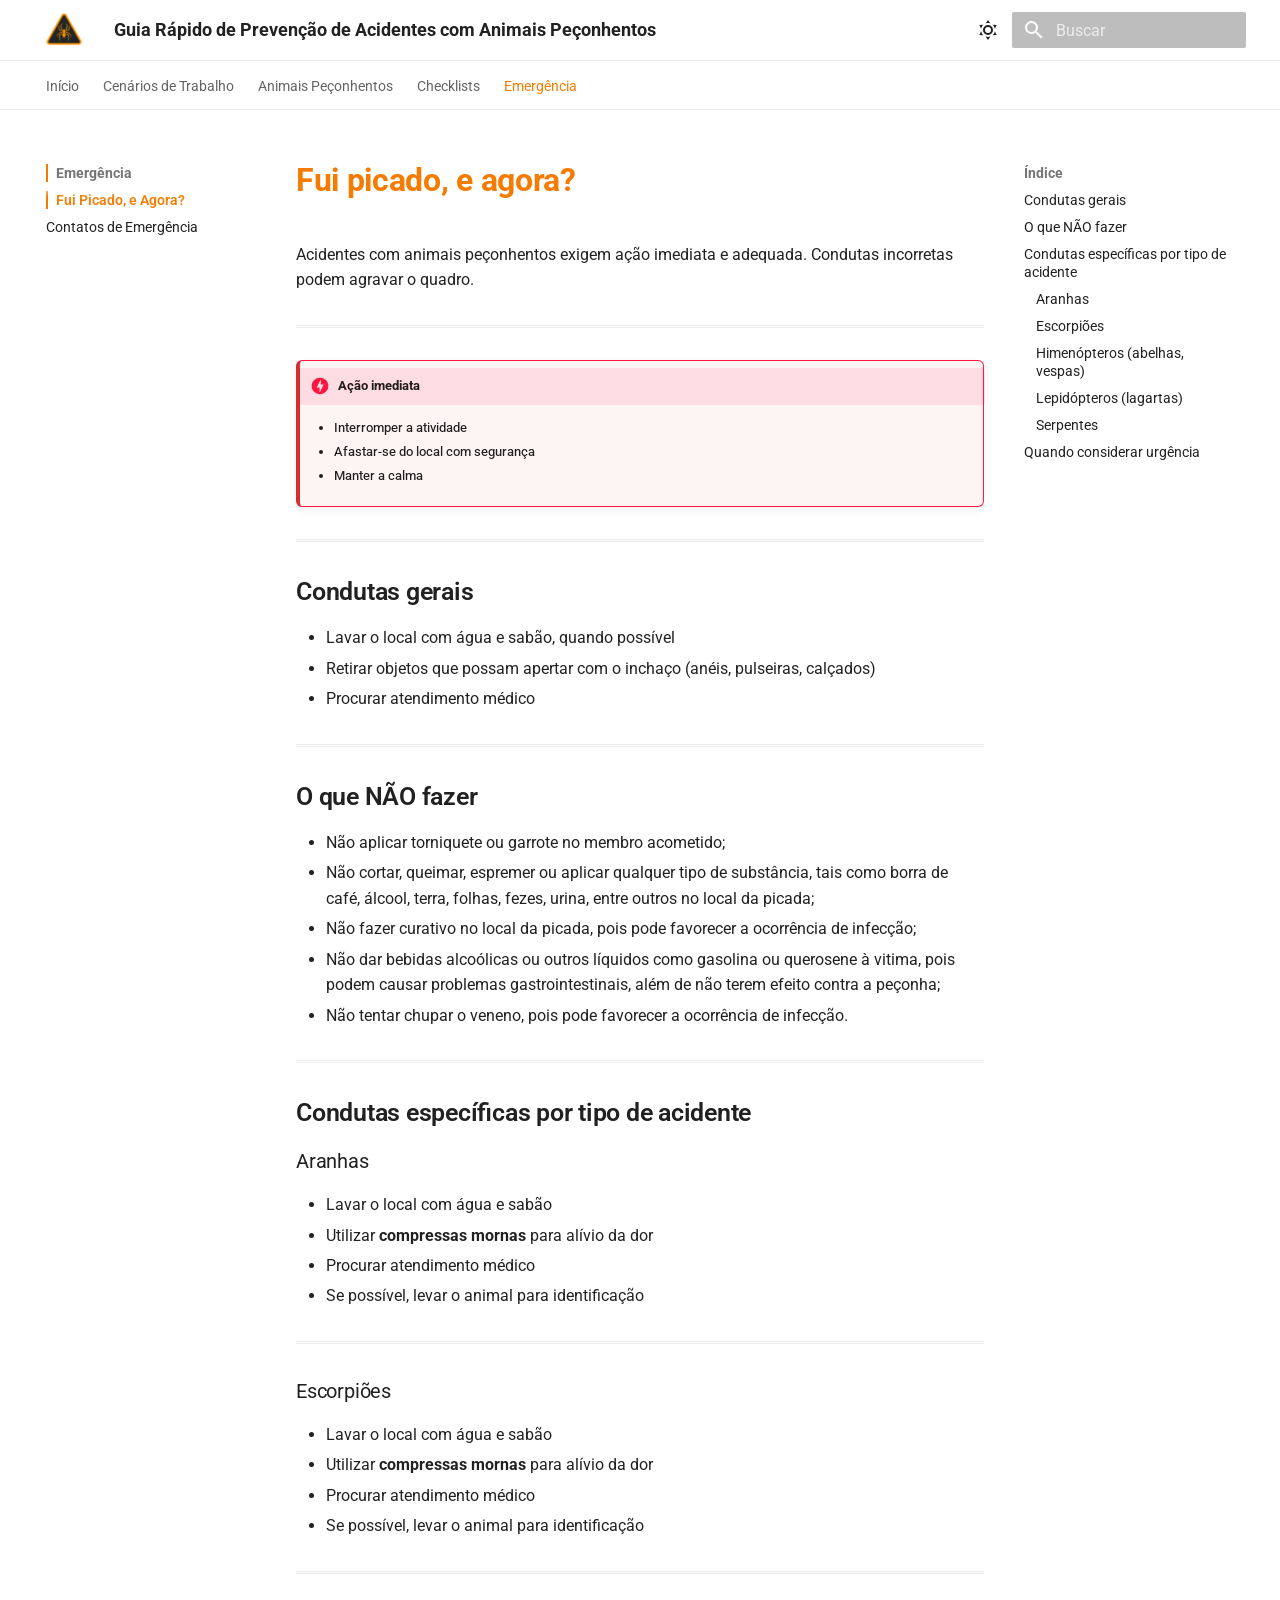
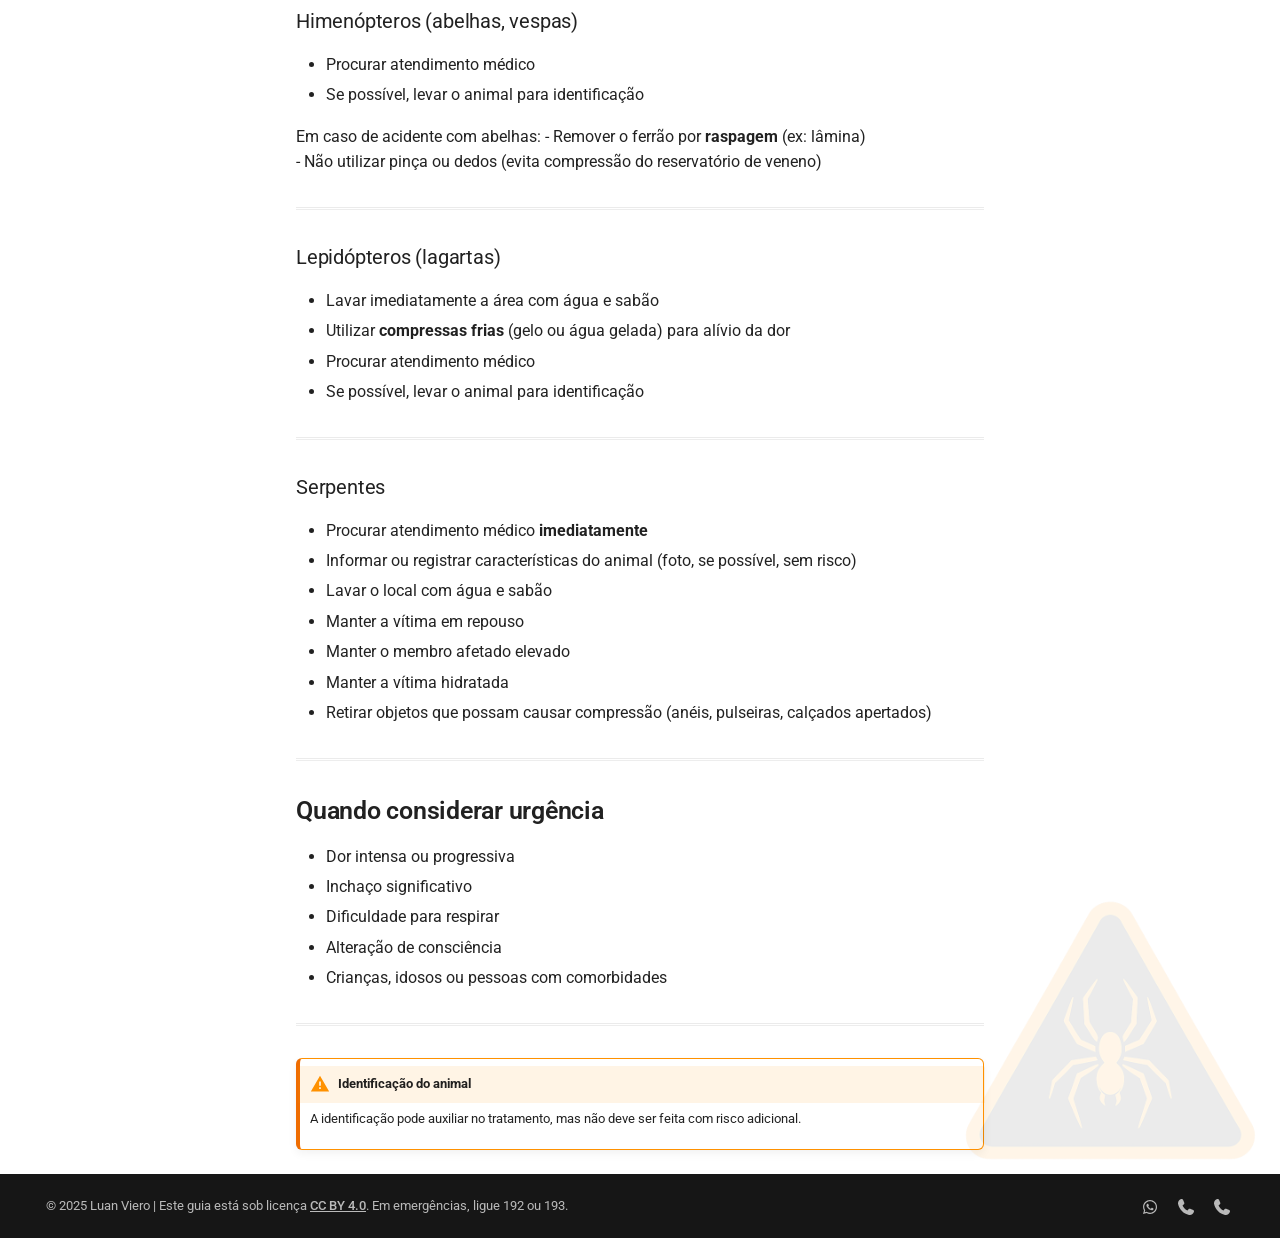
<file: emergencia/fui-picado/index.html>
<!doctype html>
<html lang="pt" class="no-js">
  <head>
    
      <meta charset="utf-8">
      <meta name="viewport" content="width=device-width,initial-scale=1">
      
        <meta name="description" content="Prevenção de acidentes com animais peçonhentos em atividades NR-33 e NR-35">
      
      
        <meta name="author" content="Life">
      
      
      
        <link rel="prev" href="../../checklists/durante/">
      
      
        <link rel="next" href="../contatos/">
      
      
        
      
      
      <link rel="icon" href="../../animais/images/favicon.png">
      <meta name="generator" content="mkdocs-1.6.1, mkdocs-material-9.7.6">
    
    
      
        <title>Fui Picado, e Agora? - Guia Rápido de Prevenção de Acidentes com Animais Peçonhentos</title>
      
    
    
      <link rel="stylesheet" href="../../assets/stylesheets/main.484c7ddc.min.css">
      
        
        <link rel="stylesheet" href="../../assets/stylesheets/palette.ab4e12ef.min.css">
      
      


    
    
      
    
    
      
        
        
        <link rel="preconnect" href="https://fonts.gstatic.com" crossorigin>
        <link rel="stylesheet" href="https://fonts.googleapis.com/css?family=Roboto:300,300i,400,400i,700,700i%7CRoboto+Mono:400,400i,700,700i&display=fallback">
        <style>:root{--md-text-font:"Roboto";--md-code-font:"Roboto Mono"}</style>
      
    
    
      <link rel="stylesheet" href="../../stylesheets/extra.css">
    
    <script>__md_scope=new URL("../..",location),__md_hash=e=>[...e].reduce(((e,_)=>(e<<5)-e+_.charCodeAt(0)),0),__md_get=(e,_=localStorage,t=__md_scope)=>JSON.parse(_.getItem(t.pathname+"."+e)),__md_set=(e,_,t=localStorage,a=__md_scope)=>{try{t.setItem(a.pathname+"."+e,JSON.stringify(_))}catch(e){}}</script>
    
      

    
    
  </head>
  
  
    
    
      
    
    
    
    
    <body dir="ltr" data-md-color-scheme="default" data-md-color-primary="grey" data-md-color-accent="orange">
  
    
    <input class="md-toggle" data-md-toggle="drawer" type="checkbox" id="__drawer" autocomplete="off">
    <input class="md-toggle" data-md-toggle="search" type="checkbox" id="__search" autocomplete="off">
    <label class="md-overlay" for="__drawer"></label>
    <div data-md-component="skip">
      
        
        <a href="#fui-picado-e-agora" class="md-skip">
          Pular para conteúdo
        </a>
      
    </div>
    <div data-md-component="announce">
      
    </div>
    
    
      

<header class="md-header" data-md-component="header">
  <nav class="md-header__inner md-grid" aria-label="Cabeçalho">
    <a href="../.." title="Guia Rápido de Prevenção de Acidentes com Animais Peçonhentos" class="md-header__button md-logo" aria-label="Guia Rápido de Prevenção de Acidentes com Animais Peçonhentos" data-md-component="logo">
      
  <img src="../../animais/images/logo.png" alt="logo">

    </a>
    <label class="md-header__button md-icon" for="__drawer">
      
      <svg xmlns="http://www.w3.org/2000/svg" viewBox="0 0 24 24"><path d="M3 6h18v2H3zm0 5h18v2H3zm0 5h18v2H3z"/></svg>
    </label>
    <div class="md-header__title" data-md-component="header-title">
      <div class="md-header__ellipsis">
        <div class="md-header__topic">
          <span class="md-ellipsis">
            Guia Rápido de Prevenção de Acidentes com Animais Peçonhentos
          </span>
        </div>
        <div class="md-header__topic" data-md-component="header-topic">
          <span class="md-ellipsis">
            
              Fui Picado, e Agora?
            
          </span>
        </div>
      </div>
    </div>
    
      
        <form class="md-header__option" data-md-component="palette">
  
    
    
    
    <input class="md-option" data-md-color-media="" data-md-color-scheme="default" data-md-color-primary="grey" data-md-color-accent="orange"  aria-label="Modo claro"  type="radio" name="__palette" id="__palette_0">
    
      <label class="md-header__button md-icon" title="Modo claro" for="__palette_1" hidden>
        <svg xmlns="http://www.w3.org/2000/svg" viewBox="0 0 24 24"><path d="M12 7a5 5 0 0 1 5 5 5 5 0 0 1-5 5 5 5 0 0 1-5-5 5 5 0 0 1 5-5m0 2a3 3 0 0 0-3 3 3 3 0 0 0 3 3 3 3 0 0 0 3-3 3 3 0 0 0-3-3m0-7 2.39 3.42C13.65 5.15 12.84 5 12 5s-1.65.15-2.39.42zM3.34 7l4.16-.35A7.2 7.2 0 0 0 5.94 8.5c-.44.74-.69 1.5-.83 2.29zm.02 10 1.76-3.77a7.131 7.131 0 0 0 2.38 4.14zM20.65 7l-1.77 3.79a7.02 7.02 0 0 0-2.38-4.15zm-.01 10-4.14.36c.59-.51 1.12-1.14 1.54-1.86.42-.73.69-1.5.83-2.29zM12 22l-2.41-3.44c.74.27 1.55.44 2.41.44.82 0 1.63-.17 2.37-.44z"/></svg>
      </label>
    
  
    
    
    
    <input class="md-option" data-md-color-media="" data-md-color-scheme="slate" data-md-color-primary="gray" data-md-color-accent="orange"  aria-label="Modo escuro"  type="radio" name="__palette" id="__palette_1">
    
      <label class="md-header__button md-icon" title="Modo escuro" for="__palette_0" hidden>
        <svg xmlns="http://www.w3.org/2000/svg" viewBox="0 0 24 24"><path d="m17.75 4.09-2.53 1.94.91 3.06-2.63-1.81-2.63 1.81.91-3.06-2.53-1.94L12.44 4l1.06-3 1.06 3zm3.5 6.91-1.64 1.25.59 1.98-1.7-1.17-1.7 1.17.59-1.98L15.75 11l2.06-.05L18.5 9l.69 1.95zm-2.28 4.95c.83-.08 1.72 1.1 1.19 1.85-.32.45-.66.87-1.08 1.27C15.17 23 8.84 23 4.94 19.07c-3.91-3.9-3.91-10.24 0-14.14.4-.4.82-.76 1.27-1.08.75-.53 1.93.36 1.85 1.19-.27 2.86.69 5.83 2.89 8.02a9.96 9.96 0 0 0 8.02 2.89m-1.64 2.02a12.08 12.08 0 0 1-7.8-3.47c-2.17-2.19-3.33-5-3.49-7.82-2.81 3.14-2.7 7.96.31 10.98 3.02 3.01 7.84 3.12 10.98.31"/></svg>
      </label>
    
  
</form>
      
    
    
      <script>var palette=__md_get("__palette");if(palette&&palette.color){if("(prefers-color-scheme)"===palette.color.media){var media=matchMedia("(prefers-color-scheme: light)"),input=document.querySelector(media.matches?"[data-md-color-media='(prefers-color-scheme: light)']":"[data-md-color-media='(prefers-color-scheme: dark)']");palette.color.media=input.getAttribute("data-md-color-media"),palette.color.scheme=input.getAttribute("data-md-color-scheme"),palette.color.primary=input.getAttribute("data-md-color-primary"),palette.color.accent=input.getAttribute("data-md-color-accent")}for(var[key,value]of Object.entries(palette.color))document.body.setAttribute("data-md-color-"+key,value)}</script>
    
    
    
      
      
        <label class="md-header__button md-icon" for="__search">
          
          <svg xmlns="http://www.w3.org/2000/svg" viewBox="0 0 24 24"><path d="M9.5 3A6.5 6.5 0 0 1 16 9.5c0 1.61-.59 3.09-1.56 4.23l.27.27h.79l5 5-1.5 1.5-5-5v-.79l-.27-.27A6.52 6.52 0 0 1 9.5 16 6.5 6.5 0 0 1 3 9.5 6.5 6.5 0 0 1 9.5 3m0 2C7 5 5 7 5 9.5S7 14 9.5 14 14 12 14 9.5 12 5 9.5 5"/></svg>
        </label>
        <div class="md-search" data-md-component="search" role="dialog">
  <label class="md-search__overlay" for="__search"></label>
  <div class="md-search__inner" role="search">
    <form class="md-search__form" name="search">
      <input type="text" class="md-search__input" name="query" aria-label="Buscar" placeholder="Buscar" autocapitalize="off" autocorrect="off" autocomplete="off" spellcheck="false" data-md-component="search-query" required>
      <label class="md-search__icon md-icon" for="__search">
        
        <svg xmlns="http://www.w3.org/2000/svg" viewBox="0 0 24 24"><path d="M9.5 3A6.5 6.5 0 0 1 16 9.5c0 1.61-.59 3.09-1.56 4.23l.27.27h.79l5 5-1.5 1.5-5-5v-.79l-.27-.27A6.52 6.52 0 0 1 9.5 16 6.5 6.5 0 0 1 3 9.5 6.5 6.5 0 0 1 9.5 3m0 2C7 5 5 7 5 9.5S7 14 9.5 14 14 12 14 9.5 12 5 9.5 5"/></svg>
        
        <svg xmlns="http://www.w3.org/2000/svg" viewBox="0 0 24 24"><path d="M20 11v2H8l5.5 5.5-1.42 1.42L4.16 12l7.92-7.92L13.5 5.5 8 11z"/></svg>
      </label>
      <nav class="md-search__options" aria-label="Pesquisar">
        
        <button type="reset" class="md-search__icon md-icon" title="Limpar" aria-label="Limpar" tabindex="-1">
          
          <svg xmlns="http://www.w3.org/2000/svg" viewBox="0 0 24 24"><path d="M19 6.41 17.59 5 12 10.59 6.41 5 5 6.41 10.59 12 5 17.59 6.41 19 12 13.41 17.59 19 19 17.59 13.41 12z"/></svg>
        </button>
      </nav>
      
        <div class="md-search__suggest" data-md-component="search-suggest"></div>
      
    </form>
    <div class="md-search__output">
      <div class="md-search__scrollwrap" tabindex="0" data-md-scrollfix>
        <div class="md-search-result" data-md-component="search-result">
          <div class="md-search-result__meta">
            Inicializando busca
          </div>
          <ol class="md-search-result__list" role="presentation"></ol>
        </div>
      </div>
    </div>
  </div>
</div>
      
    
    
  </nav>
  
</header>
    
    <div class="md-container" data-md-component="container">
      
      
        
          
            
<nav class="md-tabs" aria-label="Abas" data-md-component="tabs">
  <div class="md-grid">
    <ul class="md-tabs__list">
      
        
  
  
  
  
    <li class="md-tabs__item">
      <a href="../.." class="md-tabs__link">
        
  
  
    
  
  Início

      </a>
    </li>
  

      
        
  
  
  
  
    
    
      <li class="md-tabs__item">
        <a href="../../cenarios/espaco-confinado/" class="md-tabs__link">
          
  
  
    
  
  Cenários de Trabalho

        </a>
      </li>
    
  

      
        
  
  
  
  
    
    
      <li class="md-tabs__item">
        <a href="../../animais/aranhas/" class="md-tabs__link">
          
  
  
    
  
  Animais Peçonhentos

        </a>
      </li>
    
  

      
        
  
  
  
  
    
    
      <li class="md-tabs__item">
        <a href="../../checklists/antes/" class="md-tabs__link">
          
  
  
    
  
  Checklists

        </a>
      </li>
    
  

      
        
  
  
  
    
  
  
    
    
      <li class="md-tabs__item md-tabs__item--active">
        <a href="./" class="md-tabs__link">
          
  
  
    
  
  Emergência

        </a>
      </li>
    
  

      
    </ul>
  </div>
</nav>
          
        
      
      <main class="md-main" data-md-component="main">
        <div class="md-main__inner md-grid">
          
            
              
              <div class="md-sidebar md-sidebar--primary" data-md-component="sidebar" data-md-type="navigation" >
                <div class="md-sidebar__scrollwrap">
                  <div class="md-sidebar__inner">
                    


  


<nav class="md-nav md-nav--primary md-nav--lifted" aria-label="Navegação" data-md-level="0">
  <label class="md-nav__title" for="__drawer">
    <a href="../.." title="Guia Rápido de Prevenção de Acidentes com Animais Peçonhentos" class="md-nav__button md-logo" aria-label="Guia Rápido de Prevenção de Acidentes com Animais Peçonhentos" data-md-component="logo">
      
  <img src="../../animais/images/logo.png" alt="logo">

    </a>
    Guia Rápido de Prevenção de Acidentes com Animais Peçonhentos
  </label>
  
  <ul class="md-nav__list" data-md-scrollfix>
    
      
      
  
  
  
  
    <li class="md-nav__item">
      <a href="../.." class="md-nav__link">
        
  
  
  <span class="md-ellipsis">
    
  
    Início
  

    
  </span>
  
  

      </a>
    </li>
  

    
      
      
  
  
  
  
    
    
      
        
      
        
      
        
      
        
      
    
    
    
      
      
        
      
    
    
    <li class="md-nav__item md-nav__item--nested">
      
        
        
          
        
        <input class="md-nav__toggle md-toggle md-toggle--indeterminate" type="checkbox" id="__nav_2" >
        
          
          <label class="md-nav__link" for="__nav_2" id="__nav_2_label" tabindex="0">
            
  
  
  <span class="md-ellipsis">
    
  
    Cenários de Trabalho
  

    
  </span>
  
  

            <span class="md-nav__icon md-icon"></span>
          </label>
        
        <nav class="md-nav" data-md-level="1" aria-labelledby="__nav_2_label" aria-expanded="false">
          <label class="md-nav__title" for="__nav_2">
            <span class="md-nav__icon md-icon"></span>
            
  
    Cenários de Trabalho
  

          </label>
          <ul class="md-nav__list" data-md-scrollfix>
            
              
                
  
  
  
  
    <li class="md-nav__item">
      <a href="../../cenarios/espaco-confinado/" class="md-nav__link">
        
  
  
  <span class="md-ellipsis">
    
  
    Espaço Confinado (NR-33)
  

    
  </span>
  
  

      </a>
    </li>
  

              
            
              
                
  
  
  
  
    <li class="md-nav__item">
      <a href="../../cenarios/trabalho-em-altura/" class="md-nav__link">
        
  
  
  <span class="md-ellipsis">
    
  
    Trabalho em Altura (NR-35)
  

    
  </span>
  
  

      </a>
    </li>
  

              
            
              
                
  
  
  
  
    <li class="md-nav__item">
      <a href="../../cenarios/area-externa/" class="md-nav__link">
        
  
  
  <span class="md-ellipsis">
    
  
    Área Externa
  

    
  </span>
  
  

      </a>
    </li>
  

              
            
              
                
  
  
  
  
    <li class="md-nav__item">
      <a href="../../cenarios/ambiente-interno/" class="md-nav__link">
        
  
  
  <span class="md-ellipsis">
    
  
    Ambiente Interno
  

    
  </span>
  
  

      </a>
    </li>
  

              
            
          </ul>
        </nav>
      
    </li>
  

    
      
      
  
  
  
  
    
    
      
        
      
        
      
        
      
        
      
    
    
    
      
      
        
      
    
    
    <li class="md-nav__item md-nav__item--nested">
      
        
        
          
        
        <input class="md-nav__toggle md-toggle md-toggle--indeterminate" type="checkbox" id="__nav_3" >
        
          
          <label class="md-nav__link" for="__nav_3" id="__nav_3_label" tabindex="0">
            
  
  
  <span class="md-ellipsis">
    
  
    Animais Peçonhentos
  

    
  </span>
  
  

            <span class="md-nav__icon md-icon"></span>
          </label>
        
        <nav class="md-nav" data-md-level="1" aria-labelledby="__nav_3_label" aria-expanded="false">
          <label class="md-nav__title" for="__nav_3">
            <span class="md-nav__icon md-icon"></span>
            
  
    Animais Peçonhentos
  

          </label>
          <ul class="md-nav__list" data-md-scrollfix>
            
              
                
  
  
  
  
    <li class="md-nav__item">
      <a href="../../animais/aranhas/" class="md-nav__link">
        
  
  
  <span class="md-ellipsis">
    
  
    Aranhas
  

    
  </span>
  
  

      </a>
    </li>
  

              
            
              
                
  
  
  
  
    <li class="md-nav__item">
      <a href="../../animais/escorpioes/" class="md-nav__link">
        
  
  
  <span class="md-ellipsis">
    
  
    Escorpiões
  

    
  </span>
  
  

      </a>
    </li>
  

              
            
              
                
  
  
  
  
    <li class="md-nav__item">
      <a href="../../animais/serpentes/" class="md-nav__link">
        
  
  
  <span class="md-ellipsis">
    
  
    Serpentes
  

    
  </span>
  
  

      </a>
    </li>
  

              
            
              
                
  
  
  
  
    <li class="md-nav__item">
      <a href="../../animais/insetos/" class="md-nav__link">
        
  
  
  <span class="md-ellipsis">
    
  
    Insetos
  

    
  </span>
  
  

      </a>
    </li>
  

              
            
          </ul>
        </nav>
      
    </li>
  

    
      
      
  
  
  
  
    
    
      
        
      
        
      
    
    
    
      
      
        
      
    
    
    <li class="md-nav__item md-nav__item--nested">
      
        
        
          
        
        <input class="md-nav__toggle md-toggle md-toggle--indeterminate" type="checkbox" id="__nav_4" >
        
          
          <label class="md-nav__link" for="__nav_4" id="__nav_4_label" tabindex="0">
            
  
  
  <span class="md-ellipsis">
    
  
    Checklists
  

    
  </span>
  
  

            <span class="md-nav__icon md-icon"></span>
          </label>
        
        <nav class="md-nav" data-md-level="1" aria-labelledby="__nav_4_label" aria-expanded="false">
          <label class="md-nav__title" for="__nav_4">
            <span class="md-nav__icon md-icon"></span>
            
  
    Checklists
  

          </label>
          <ul class="md-nav__list" data-md-scrollfix>
            
              
                
  
  
  
  
    <li class="md-nav__item">
      <a href="../../checklists/antes/" class="md-nav__link">
        
  
  
  <span class="md-ellipsis">
    
  
    Antes do Trabalho
  

    
  </span>
  
  

      </a>
    </li>
  

              
            
              
                
  
  
  
  
    <li class="md-nav__item">
      <a href="../../checklists/durante/" class="md-nav__link">
        
  
  
  <span class="md-ellipsis">
    
  
    Durante o Trabalho
  

    
  </span>
  
  

      </a>
    </li>
  

              
            
          </ul>
        </nav>
      
    </li>
  

    
      
      
  
  
    
  
  
  
    
    
      
        
      
        
      
    
    
    
      
        
        
      
      
        
      
    
    
    <li class="md-nav__item md-nav__item--active md-nav__item--section md-nav__item--nested">
      
        
        
        <input class="md-nav__toggle md-toggle " type="checkbox" id="__nav_5" checked>
        
          
          <label class="md-nav__link" for="__nav_5" id="__nav_5_label" tabindex="">
            
  
  
  <span class="md-ellipsis">
    
  
    Emergência
  

    
  </span>
  
  

            <span class="md-nav__icon md-icon"></span>
          </label>
        
        <nav class="md-nav" data-md-level="1" aria-labelledby="__nav_5_label" aria-expanded="true">
          <label class="md-nav__title" for="__nav_5">
            <span class="md-nav__icon md-icon"></span>
            
  
    Emergência
  

          </label>
          <ul class="md-nav__list" data-md-scrollfix>
            
              
                
  
  
    
  
  
  
    <li class="md-nav__item md-nav__item--active">
      
      <input class="md-nav__toggle md-toggle" type="checkbox" id="__toc">
      
      
        
      
      
        <label class="md-nav__link md-nav__link--active" for="__toc">
          
  
  
  <span class="md-ellipsis">
    
  
    Fui Picado, e Agora?
  

    
  </span>
  
  

          <span class="md-nav__icon md-icon"></span>
        </label>
      
      <a href="./" class="md-nav__link md-nav__link--active">
        
  
  
  <span class="md-ellipsis">
    
  
    Fui Picado, e Agora?
  

    
  </span>
  
  

      </a>
      
        

<nav class="md-nav md-nav--secondary" aria-label="Índice">
  
  
  
    
  
  
    <label class="md-nav__title" for="__toc">
      <span class="md-nav__icon md-icon"></span>
      Índice
    </label>
    <ul class="md-nav__list" data-md-component="toc" data-md-scrollfix>
      
        <li class="md-nav__item">
  <a href="#condutas-gerais" class="md-nav__link">
    <span class="md-ellipsis">
      
        Condutas gerais
      
    </span>
  </a>
  
</li>
      
        <li class="md-nav__item">
  <a href="#o-que-nao-fazer" class="md-nav__link">
    <span class="md-ellipsis">
      
        O que NÃO fazer
      
    </span>
  </a>
  
</li>
      
        <li class="md-nav__item">
  <a href="#condutas-especificas-por-tipo-de-acidente" class="md-nav__link">
    <span class="md-ellipsis">
      
        Condutas específicas por tipo de acidente
      
    </span>
  </a>
  
    <nav class="md-nav" aria-label="Condutas específicas por tipo de acidente">
      <ul class="md-nav__list">
        
          <li class="md-nav__item">
  <a href="#aranhas" class="md-nav__link">
    <span class="md-ellipsis">
      
        Aranhas
      
    </span>
  </a>
  
</li>
        
          <li class="md-nav__item">
  <a href="#escorpioes" class="md-nav__link">
    <span class="md-ellipsis">
      
        Escorpiões
      
    </span>
  </a>
  
</li>
        
          <li class="md-nav__item">
  <a href="#himenopteros-abelhas-vespas" class="md-nav__link">
    <span class="md-ellipsis">
      
        Himenópteros (abelhas, vespas)
      
    </span>
  </a>
  
</li>
        
          <li class="md-nav__item">
  <a href="#lepidopteros-lagartas" class="md-nav__link">
    <span class="md-ellipsis">
      
        Lepidópteros (lagartas)
      
    </span>
  </a>
  
</li>
        
          <li class="md-nav__item">
  <a href="#serpentes" class="md-nav__link">
    <span class="md-ellipsis">
      
        Serpentes
      
    </span>
  </a>
  
</li>
        
      </ul>
    </nav>
  
</li>
      
        <li class="md-nav__item">
  <a href="#quando-considerar-urgencia" class="md-nav__link">
    <span class="md-ellipsis">
      
        Quando considerar urgência
      
    </span>
  </a>
  
</li>
      
    </ul>
  
</nav>
      
    </li>
  

              
            
              
                
  
  
  
  
    <li class="md-nav__item">
      <a href="../contatos/" class="md-nav__link">
        
  
  
  <span class="md-ellipsis">
    
  
    Contatos de Emergência
  

    
  </span>
  
  

      </a>
    </li>
  

              
            
          </ul>
        </nav>
      
    </li>
  

    
  </ul>
</nav>
                  </div>
                </div>
              </div>
            
            
              
              <div class="md-sidebar md-sidebar--secondary" data-md-component="sidebar" data-md-type="toc" >
                <div class="md-sidebar__scrollwrap">
                  <div class="md-sidebar__inner">
                    

<nav class="md-nav md-nav--secondary" aria-label="Índice">
  
  
  
    
  
  
    <label class="md-nav__title" for="__toc">
      <span class="md-nav__icon md-icon"></span>
      Índice
    </label>
    <ul class="md-nav__list" data-md-component="toc" data-md-scrollfix>
      
        <li class="md-nav__item">
  <a href="#condutas-gerais" class="md-nav__link">
    <span class="md-ellipsis">
      
        Condutas gerais
      
    </span>
  </a>
  
</li>
      
        <li class="md-nav__item">
  <a href="#o-que-nao-fazer" class="md-nav__link">
    <span class="md-ellipsis">
      
        O que NÃO fazer
      
    </span>
  </a>
  
</li>
      
        <li class="md-nav__item">
  <a href="#condutas-especificas-por-tipo-de-acidente" class="md-nav__link">
    <span class="md-ellipsis">
      
        Condutas específicas por tipo de acidente
      
    </span>
  </a>
  
    <nav class="md-nav" aria-label="Condutas específicas por tipo de acidente">
      <ul class="md-nav__list">
        
          <li class="md-nav__item">
  <a href="#aranhas" class="md-nav__link">
    <span class="md-ellipsis">
      
        Aranhas
      
    </span>
  </a>
  
</li>
        
          <li class="md-nav__item">
  <a href="#escorpioes" class="md-nav__link">
    <span class="md-ellipsis">
      
        Escorpiões
      
    </span>
  </a>
  
</li>
        
          <li class="md-nav__item">
  <a href="#himenopteros-abelhas-vespas" class="md-nav__link">
    <span class="md-ellipsis">
      
        Himenópteros (abelhas, vespas)
      
    </span>
  </a>
  
</li>
        
          <li class="md-nav__item">
  <a href="#lepidopteros-lagartas" class="md-nav__link">
    <span class="md-ellipsis">
      
        Lepidópteros (lagartas)
      
    </span>
  </a>
  
</li>
        
          <li class="md-nav__item">
  <a href="#serpentes" class="md-nav__link">
    <span class="md-ellipsis">
      
        Serpentes
      
    </span>
  </a>
  
</li>
        
      </ul>
    </nav>
  
</li>
      
        <li class="md-nav__item">
  <a href="#quando-considerar-urgencia" class="md-nav__link">
    <span class="md-ellipsis">
      
        Quando considerar urgência
      
    </span>
  </a>
  
</li>
      
    </ul>
  
</nav>
                  </div>
                </div>
              </div>
            
          
          
            <div class="md-content" data-md-component="content">
              
              <article class="md-content__inner md-typeset">
                
                  



<h1 id="fui-picado-e-agora">Fui picado, e agora?</h1>
<p>Acidentes com animais peçonhentos exigem ação imediata e adequada. Condutas incorretas podem agravar o quadro.</p>
<hr />
<div class="admonition danger">
<p class="admonition-title">Ação imediata</p>
<ul>
<li>Interromper a atividade  </li>
<li>Afastar-se do local com segurança  </li>
<li>Manter a calma  </li>
</ul>
</div>
<hr />
<h2 id="condutas-gerais">Condutas gerais</h2>
<ul>
<li>Lavar o local com água e sabão, quando possível  </li>
<li>Retirar objetos que possam apertar com o inchaço (anéis, pulseiras, calçados)  </li>
<li>Procurar atendimento médico  </li>
</ul>
<hr />
<h2 id="o-que-nao-fazer">O que NÃO fazer</h2>
<ul>
<li>Não aplicar torniquete ou garrote no membro acometido;</li>
<li>Não cortar, queimar, espremer ou aplicar qualquer tipo de substância, tais como borra de café, álcool, terra, folhas, fezes, urina, entre outros no local da picada;</li>
<li>Não fazer curativo no local da picada, pois pode favorecer a ocorrência de infecção;</li>
<li>Não dar bebidas alcoólicas ou outros líquidos como gasolina ou querosene à vitima, pois podem causar problemas gastrointestinais, além de não terem efeito contra a peçonha;</li>
<li>Não tentar chupar o veneno, pois pode favorecer a ocorrência de infecção.  </li>
</ul>
<hr />
<h2 id="condutas-especificas-por-tipo-de-acidente">Condutas específicas por tipo de acidente</h2>
<h3 id="aranhas">Aranhas</h3>
<ul>
<li>Lavar o local com água e sabão  </li>
<li>Utilizar <strong>compressas mornas</strong> para alívio da dor  </li>
<li>Procurar atendimento médico  </li>
<li>Se possível, levar o animal para identificação  </li>
</ul>
<hr />
<h3 id="escorpioes">Escorpiões</h3>
<ul>
<li>Lavar o local com água e sabão  </li>
<li>Utilizar <strong>compressas mornas</strong> para alívio da dor  </li>
<li>Procurar atendimento médico  </li>
<li>Se possível, levar o animal para identificação  </li>
</ul>
<hr />
<h3 id="himenopteros-abelhas-vespas">Himenópteros (abelhas, vespas)</h3>
<ul>
<li>Procurar atendimento médico  </li>
<li>Se possível, levar o animal para identificação  </li>
</ul>
<p>Em caso de acidente com abelhas:
- Remover o ferrão por <strong>raspagem</strong> (ex: lâmina)<br />
- Não utilizar pinça ou dedos (evita compressão do reservatório de veneno)  </p>
<hr />
<h3 id="lepidopteros-lagartas">Lepidópteros (lagartas)</h3>
<ul>
<li>Lavar imediatamente a área com água e sabão  </li>
<li>Utilizar <strong>compressas frias</strong> (gelo ou água gelada) para alívio da dor  </li>
<li>Procurar atendimento médico  </li>
<li>Se possível, levar o animal para identificação  </li>
</ul>
<hr />
<h3 id="serpentes">Serpentes</h3>
<ul>
<li>Procurar atendimento médico <strong>imediatamente</strong>  </li>
<li>Informar ou registrar características do animal (foto, se possível, sem risco)  </li>
<li>Lavar o local com água e sabão  </li>
<li>Manter a vítima em repouso  </li>
<li>Manter o membro afetado elevado  </li>
<li>Manter a vítima hidratada  </li>
<li>Retirar objetos que possam causar compressão (anéis, pulseiras, calçados apertados)  </li>
</ul>
<hr />
<h2 id="quando-considerar-urgencia">Quando considerar urgência</h2>
<ul>
<li>Dor intensa ou progressiva  </li>
<li>Inchaço significativo  </li>
<li>Dificuldade para respirar  </li>
<li>Alteração de consciência  </li>
<li>Crianças, idosos ou pessoas com comorbidades  </li>
</ul>
<hr />
<div class="admonition warning">
<p class="admonition-title">Identificação do animal</p>
<p>A identificação pode auxiliar no tratamento, mas não deve ser feita com risco adicional.</p>
</div>












                
              </article>
            </div>
          
          
<script>var target=document.getElementById(location.hash.slice(1));target&&target.name&&(target.checked=target.name.startsWith("__tabbed_"))</script>
        </div>
        
          <button type="button" class="md-top md-icon" data-md-component="top" hidden>
  
  <svg xmlns="http://www.w3.org/2000/svg" viewBox="0 0 24 24"><path d="M13 20h-2V8l-5.5 5.5-1.42-1.42L12 4.16l7.92 7.92-1.42 1.42L13 8z"/></svg>
  Voltar para o topo
</button>
        
      </main>
      
        <footer class="md-footer">
  
  <div class="md-footer-meta md-typeset">
    <div class="md-footer-meta__inner md-grid">
      <div class="md-copyright">
  
    <div class="md-copyright__highlight">
      © 2025 Luan Viero | Este guia está sob licença <a href="https://creativecommons.org/licenses/by/4.0/deed.pt_BR">CC BY 4.0</a>. Em emergências, ligue 192 ou 193.
    </div>
  
  
</div>
      
        
<div class="md-social">
  
    
    
    
    
    <a href="https://wa.me/5514936181085" target="_blank" rel="noopener" title="Dúvidas sobre identificação?" class="md-social__link">
      <svg xmlns="http://www.w3.org/2000/svg" viewBox="0 0 448 512"><!--! Font Awesome Free 7.1.0 by @fontawesome - https://fontawesome.com License - https://fontawesome.com/license/free (Icons: CC BY 4.0, Fonts: SIL OFL 1.1, Code: MIT License) Copyright 2025 Fonticons, Inc.--><path d="M380.9 97.1C339 55.1 283.2 32 223.9 32c-122.4 0-222 99.6-222 222 0 39.1 10.2 77.3 29.6 111L0 480l117.7-30.9c32.4 17.7 68.9 27 106.1 27h.1c122.3 0 224.1-99.6 224.1-222 0-59.3-25.2-115-67.1-157m-157 341.6c-33.2 0-65.7-8.9-94-25.7l-6.7-4-69.8 18.3L72 359.2l-4.4-7c-18.5-29.4-28.2-63.3-28.2-98.2 0-101.7 82.8-184.5 184.6-184.5 49.3 0 95.6 19.2 130.4 54.1s56.2 81.2 56.1 130.5c0 101.8-84.9 184.6-186.6 184.6m101.2-138.2c-5.5-2.8-32.8-16.2-37.9-18-5.1-1.9-8.8-2.8-12.5 2.8s-14.3 18-17.6 21.8c-3.2 3.7-6.5 4.2-12 1.4-32.6-16.3-54-29.1-75.5-66-5.7-9.8 5.7-9.1 16.3-30.3 1.8-3.7.9-6.9-.5-9.7s-12.5-30.1-17.1-41.2c-4.5-10.8-9.1-9.3-12.5-9.5-3.2-.2-6.9-.2-10.6-.2s-9.7 1.4-14.8 6.9c-5.1 5.6-19.4 19-19.4 46.3s19.9 53.7 22.6 57.4c2.8 3.7 39.1 59.7 94.8 83.8 35.2 15.2 49 16.5 66.6 13.9 10.7-1.6 32.8-13.4 37.4-26.4s4.6-24.1 3.2-26.4c-1.3-2.5-5-3.9-10.5-6.6"/></svg>
    </a>
  
    
    
    
    
    <a href="tel:192" target="_blank" rel="noopener" title="SAMU 192" class="md-social__link">
      <svg xmlns="http://www.w3.org/2000/svg" viewBox="0 0 512 512"><!--! Font Awesome Free 7.1.0 by @fontawesome - https://fontawesome.com License - https://fontawesome.com/license/free (Icons: CC BY 4.0, Fonts: SIL OFL 1.1, Code: MIT License) Copyright 2025 Fonticons, Inc.--><path d="M160.2 25c-7.9-18.9-28.5-28.9-48.1-23.6l-5.5 1.5C42 20.5-13.2 83.1 2.9 159.3 40 334.3 177.7 472 352.7 509.1 429 525.3 491.5 470 509.1 405.4l1.5-5.5c5.4-19.7-4.7-40.3-23.5-48.1l-97.3-40.5c-16.5-6.9-35.6-2.1-47 11.8l-38.6 47.2c-70.3-34.9-126.9-93.3-159.4-165l44.2-36c13.9-11.3 18.6-30.4 11.8-47z"/></svg>
    </a>
  
    
    
    
    
    <a href="tel:193" target="_blank" rel="noopener" title="Corpo de Bombeiros 193" class="md-social__link">
      <svg xmlns="http://www.w3.org/2000/svg" viewBox="0 0 512 512"><!--! Font Awesome Free 7.1.0 by @fontawesome - https://fontawesome.com License - https://fontawesome.com/license/free (Icons: CC BY 4.0, Fonts: SIL OFL 1.1, Code: MIT License) Copyright 2025 Fonticons, Inc.--><path d="M160.2 25c-7.9-18.9-28.5-28.9-48.1-23.6l-5.5 1.5C42 20.5-13.2 83.1 2.9 159.3 40 334.3 177.7 472 352.7 509.1 429 525.3 491.5 470 509.1 405.4l1.5-5.5c5.4-19.7-4.7-40.3-23.5-48.1l-97.3-40.5c-16.5-6.9-35.6-2.1-47 11.8l-38.6 47.2c-70.3-34.9-126.9-93.3-159.4-165l44.2-36c13.9-11.3 18.6-30.4 11.8-47z"/></svg>
    </a>
  
</div>
      
    </div>
  </div>
</footer>
      
    </div>
    <div class="md-dialog" data-md-component="dialog">
      <div class="md-dialog__inner md-typeset"></div>
    </div>
    
    
    
      
      
      <script id="__config" type="application/json">{"annotate": null, "base": "../..", "features": ["content.code.copy", "navigation.breadcrumbs", "navigation.expand", "navigation.indexes", "navigation.sections", "navigation.tabs", "navigation.top", "search.highlight", "search.suggest"], "search": "../../assets/javascripts/workers/search.2c215733.min.js", "tags": null, "translations": {"clipboard.copied": "Copiado para \u00e1rea de transfer\u00eancia", "clipboard.copy": "Copiar para \u00e1rea de transfer\u00eancia", "search.result.more.one": "mais 1 nesta p\u00e1gina", "search.result.more.other": "# mais nesta p\u00e1gina", "search.result.none": "Nenhum documento encontrado", "search.result.one": "1 documento encontrado", "search.result.other": "# documentos encontrados", "search.result.placeholder": "Digite para iniciar a busca", "search.result.term.missing": "Ausente", "select.version": "Selecione a vers\u00e3o"}, "version": null}</script>
    
    
      <script src="../../assets/javascripts/bundle.79ae519e.min.js"></script>
      
    
  </body>
</html>
</file>
<file: stylesheets/extra.css>
/* ============================================================
   extra.css - Guia Rápido de Prevenção de Acidentes
   Tema Material MkDocs
   ============================================================ */

/* ------------------------------------------------------------
   1. VARIÁVEIS GLOBAIS (Light Mode)
   ------------------------------------------------------------ */
:root {
  --cor-base: #424242;
  --cor-emergencia: #d32f2f;
  --cor-info: #1565c0;
  --cor-prevencao: #237d32;
  --cor-risco: #ef6c00;
  --cor-secundaria: #f57c00;
}

/* ------------------------------------------------------------
   2. DARK MODE (Slate) - Substitui variáveis e corrige contraste
   ------------------------------------------------------------ */
[data-md-color-scheme="slate"] {
  --cor-base: #e0e0e0;
  --cor-emergencia: #ef5350;
  --cor-info: #42a5f5;
  --cor-prevencao: #66bb6a;
  --cor-risco: #ffa726;
  --cor-secundaria: #ff9800;

  --md-default-fg-color--light: #bdbdbd;
  --md-default-fg-color: #e6e6e6;
}

/* ------------------------------------------------------------
   3. HEADER E BARRA DE TABS
   ------------------------------------------------------------ */
.md-header {
  background-color: var(--md-default-bg-color);
  color: var(--md-default-fg-color);
  border-bottom: 1px solid rgba(0, 0, 0, 0.08);
}

[data-md-color-scheme="slate"] .md-header {
  border-bottom: 1px solid rgba(255, 255, 255, 0.08);
}

.md-tabs {
  background-color: var(--md-default-bg-color);
  border-bottom: 1px solid rgba(0, 0, 0, 0.08);
}

[data-md-color-scheme="slate"] .md-tabs {
  border-bottom: 1px solid rgba(255, 255, 255, 0.08);
}

.md-tabs__link {
  color: var(--md-default-fg-color);
}

.md-tabs__link--active,
.md-tabs__link:hover {
  color: var(--cor-secundaria);
}

.md-tabs__item--active .md-tabs__link {
  color: var(--cor-secundaria) !important;
}

.md-header__button.md-logo img {
  height: 36px;
}

/* ------------------------------------------------------------
   4. TIPOGRAFIA E LINKS
   ------------------------------------------------------------ */
.md-typeset p {
  margin: 0.5em 0;
}

.md-typeset a {
  color: var(--cor-md-default-fg-color);
  font-weight: 500;
  text-decoration: underline;
}

.md-typeset a:hover {
  color: var(--cor-secundaria);
}

[data-md-color-scheme="slate"] .md-typeset a {
  color: var(--md-default-fg-color);
  text-decoration-color: rgba(255, 255, 255, 0.3);
  text-decoration: underline;
}

[data-md-color-scheme="slate"] .md-typeset a:hover {
  color: #ffb74d;
  text-decoration-color: #ffb74d;
}

.md-typeset h1 {
  color: var(--cor-secundaria);
  font-weight: 700;
}

[data-md-color-scheme="slate"] .md-typeset h1 {
  color: #ff9800;
}

.md-typeset h2 {
  margin-top: 1.2em;
  font-weight: 600;
}

[data-md-color-scheme="slate"] .md-typeset h2 {
  color: #eeeeee;
}

.md-typeset hr {
  margin: 2em 0;
  border-top: 1px solid rgba(0, 0, 0, 0.08);
}

[data-md-color-scheme="slate"] .md-typeset hr {
  border-top: 1px solid rgba(255, 255, 255, 0.08);
}

.md-typeset ul li {
  margin-bottom: 0.3em;
}

/* ------------------------------------------------------------
   5. MENU LATERAL (NAVEGAÇÃO)
   ------------------------------------------------------------ */
.md-nav__link {
  color: var(--md-default-fg-color);
}

[data-md-color-scheme="slate"] .md-nav__link {
  color: var(--md-default-fg-color);
}

.md-nav__link:hover {
  color: var(--cor-secundaria);
}

.md-nav__link--active,
.md-nav__link--active > .md-nav__link {
  color: var(--cor-secundaria) !important;
  font-weight: 600;
}

.md-nav__link--active:hover,
.md-nav__link--active > .md-nav__link:hover {
  color: var(--cor-secundaria) !important;
}

[data-md-color-scheme="slate"] .md-nav__link--active,
[data-md-color-scheme="slate"] .md-nav__link--active > .md-nav__link {
  color: var(--cor-secundaria) !important;
  font-weight: 600;
}

[data-md-color-scheme="slate"] .md-nav__link--active:hover,
[data-md-color-scheme="slate"] .md-nav__link--active > .md-nav__link:hover {
  color: var(--cor-secundaria) !important;
}



.md-nav__item--active > .md-nav__link {
  border-left: 2px solid var(--cor-secundaria);
  padding-left: 0.4rem;
}

/* ------------------------------------------------------------
   6. IMAGENS (FIGURAS COM LEGENDA)
   ------------------------------------------------------------ */
figure.base {
  text-align: center;
  margin: 2rem auto;
  max-width: 750px;
}

figure.base img {
  display: block;
  margin: 0 auto;
  max-width: 100%;
  height: auto;
  border-radius: 6px;
  transition: transform 0.2s ease;
  cursor: zoom-in;
}

figure.base img:hover {
  transform: scale(1.02);
}

figure.base figcaption {
  margin-top: 0.5em;
  font-size: 0.9em;
  text-align: center;
  color: var(--md-default-fg-color--light);
  line-height: 1.4;
}

/* ------------------------------------------------------------
   7. CALLOUTS / ADMONITIONS
   ------------------------------------------------------------ */
.md-typeset .admonition {
  border-radius: 6px;
  padding: 0.6em 0.8em;
}

.md-typeset .admonition.warning {
  border-left: 4px solid var(--cor-risco);
}

.md-typeset .admonition.tip {
  border-left: 4px solid var(--cor-prevencao);
}

.md-typeset .admonition.danger {
  background-color: rgba(211, 47, 47, 0.05);
  border-left-width: 6px;
  border-left: 4px solid var(--cor-emergencia);
  font-weight: 450;
}

.md-typeset .admonition.info {
  border-left: 4px solid var(--cor-info);
  opacity: 0.9;
}

/* ------------------------------------------------------------
   8. MARCA D'ÁGUA
   ------------------------------------------------------------ */
body::after {
  content: "";
  position: absolute;
  bottom: 50px;
  right: 20px;
  width: 300px;
  height: 300px;
  background: url("../animais/images/logo.png") no-repeat center;
  background-size: contain;
  opacity: 0.09;
  pointer-events: none;
  z-index: 0;
}

@media (max-width: 768px) {
  body::after {
    display: none;
  }
}
</file>
<file: assets/stylesheets/main.484c7ddc.min.css>
@charset "UTF-8";html{-webkit-text-size-adjust:none;-moz-text-size-adjust:none;text-size-adjust:none;box-sizing:border-box}*,:after,:before{box-sizing:inherit}@media (prefers-reduced-motion){*,:after,:before{transition:none!important}}body{margin:0}a,button,input,label{-webkit-tap-highlight-color:transparent}a{color:inherit;text-decoration:none}hr{border:0;box-sizing:initial;display:block;height:.05rem;overflow:visible;padding:0}small{font-size:80%}sub,sup{line-height:1em}img{border-style:none}table{border-collapse:initial;border-spacing:0}td,th{font-weight:400;vertical-align:top}button{background:#0000;border:0;font-family:inherit;font-size:inherit;margin:0;padding:0}input{border:0;outline:none}:root{--md-primary-fg-color:#4051b5;--md-primary-fg-color--light:#5d6cc0;--md-primary-fg-color--dark:#303fa1;--md-primary-bg-color:#fff;--md-primary-bg-color--light:#ffffffb3;--md-accent-fg-color:#526cfe;--md-accent-fg-color--transparent:#526cfe1a;--md-accent-bg-color:#fff;--md-accent-bg-color--light:#ffffffb3}[data-md-color-scheme=default]{color-scheme:light}[data-md-color-scheme=default] img[src$="#gh-dark-mode-only"],[data-md-color-scheme=default] img[src$="#only-dark"]{display:none}:root,[data-md-color-scheme=default]{--md-hue:225deg;--md-default-fg-color:#000000de;--md-default-fg-color--light:#0000008a;--md-default-fg-color--lighter:#00000052;--md-default-fg-color--lightest:#00000012;--md-default-bg-color:#fff;--md-default-bg-color--light:#ffffffb3;--md-default-bg-color--lighter:#ffffff4d;--md-default-bg-color--lightest:#ffffff1f;--md-code-fg-color:#36464e;--md-code-bg-color:#f5f5f5;--md-code-bg-color--light:#f5f5f5b3;--md-code-bg-color--lighter:#f5f5f54d;--md-code-hl-color:#4287ff;--md-code-hl-color--light:#4287ff1a;--md-code-hl-number-color:#d52a2a;--md-code-hl-special-color:#db1457;--md-code-hl-function-color:#a846b9;--md-code-hl-constant-color:#6e59d9;--md-code-hl-keyword-color:#3f6ec6;--md-code-hl-string-color:#1c7d4d;--md-code-hl-name-color:var(--md-code-fg-color);--md-code-hl-operator-color:var(--md-default-fg-color--light);--md-code-hl-punctuation-color:var(--md-default-fg-color--light);--md-code-hl-comment-color:var(--md-default-fg-color--light);--md-code-hl-generic-color:var(--md-default-fg-color--light);--md-code-hl-variable-color:var(--md-default-fg-color--light);--md-typeset-color:var(--md-default-fg-color);--md-typeset-a-color:var(--md-primary-fg-color);--md-typeset-del-color:#f5503d26;--md-typeset-ins-color:#0bd57026;--md-typeset-kbd-color:#fafafa;--md-typeset-kbd-accent-color:#fff;--md-typeset-kbd-border-color:#b8b8b8;--md-typeset-mark-color:#ffff0080;--md-typeset-table-color:#0000001f;--md-typeset-table-color--light:rgba(0,0,0,.035);--md-admonition-fg-color:var(--md-default-fg-color);--md-admonition-bg-color:var(--md-default-bg-color);--md-warning-fg-color:#000000de;--md-warning-bg-color:#ff9;--md-footer-fg-color:#fff;--md-footer-fg-color--light:#ffffffb3;--md-footer-fg-color--lighter:#ffffff73;--md-footer-bg-color:#000000de;--md-footer-bg-color--dark:#00000052;--md-shadow-z1:0 0.2rem 0.5rem #0000000d,0 0 0.05rem #0000001a;--md-shadow-z2:0 0.2rem 0.5rem #0000001a,0 0 0.05rem #00000040;--md-shadow-z3:0 0.2rem 0.5rem #0003,0 0 0.05rem #00000059}.md-icon svg{fill:currentcolor;display:block;height:1.2rem;width:1.2rem}body{-webkit-font-smoothing:antialiased;-moz-osx-font-smoothing:grayscale;--md-text-font-family:var(--md-text-font,_),-apple-system,BlinkMacSystemFont,Helvetica,Arial,sans-serif;--md-code-font-family:var(--md-code-font,_),SFMono-Regular,Consolas,Menlo,monospace}aside,body,input{font-feature-settings:"kern","liga";color:var(--md-typeset-color);font-family:var(--md-text-font-family)}code,kbd,pre{font-feature-settings:"kern";font-family:var(--md-code-font-family)}:root{--md-typeset-table-sort-icon:url('data:image/svg+xml;charset=utf-8,<svg xmlns="http://www.w3.org/2000/svg" viewBox="0 0 24 24"><path d="m18 21-4-4h3V7h-3l4-4 4 4h-3v10h3M2 19v-2h10v2M2 13v-2h7v2M2 7V5h4v2z"/></svg>');--md-typeset-table-sort-icon--asc:url('data:image/svg+xml;charset=utf-8,<svg xmlns="http://www.w3.org/2000/svg" viewBox="0 0 24 24"><path d="M19 17h3l-4 4-4-4h3V3h2M2 17h10v2H2M6 5v2H2V5m0 6h7v2H2z"/></svg>');--md-typeset-table-sort-icon--desc:url('data:image/svg+xml;charset=utf-8,<svg xmlns="http://www.w3.org/2000/svg" viewBox="0 0 24 24"><path d="M19 7h3l-4-4-4 4h3v14h2M2 17h10v2H2M6 5v2H2V5m0 6h7v2H2z"/></svg>')}.md-typeset{-webkit-print-color-adjust:exact;color-adjust:exact;font-size:.8rem;line-height:1.6;overflow-wrap:break-word}@media print{.md-typeset{font-size:.68rem}}.md-typeset blockquote,.md-typeset dl,.md-typeset figure,.md-typeset ol,.md-typeset pre,.md-typeset ul{margin-bottom:1em;margin-top:1em}.md-typeset h1{color:var(--md-default-fg-color--light);font-size:2em;line-height:1.3;margin:0 0 1.25em}.md-typeset h1,.md-typeset h2{font-weight:300;letter-spacing:-.01em}.md-typeset h2{font-size:1.5625em;line-height:1.4;margin:1.6em 0 .64em}.md-typeset h3{font-size:1.25em;font-weight:400;letter-spacing:-.01em;line-height:1.5;margin:1.6em 0 .8em}.md-typeset h2+h3{margin-top:.8em}.md-typeset h4{font-weight:700;letter-spacing:-.01em;margin:1em 0}.md-typeset h5,.md-typeset h6{color:var(--md-default-fg-color--light);font-size:.8em;font-weight:700;letter-spacing:-.01em;margin:1.25em 0}.md-typeset h5{text-transform:uppercase}.md-typeset h5 code{text-transform:none}.md-typeset hr{border-bottom:.05rem solid var(--md-default-fg-color--lightest);display:flow-root;margin:1.5em 0}.md-typeset a{color:var(--md-typeset-a-color);word-break:break-word}.md-typeset a,.md-typeset a:before{transition:color 125ms}.md-typeset a:focus,.md-typeset a:hover{color:var(--md-accent-fg-color)}.md-typeset a:focus code,.md-typeset a:hover code{background-color:var(--md-accent-fg-color--transparent);color:var(--md-accent-fg-color)}.md-typeset a code{color:var(--md-typeset-a-color)}.md-typeset a.focus-visible{outline-color:var(--md-accent-fg-color);outline-offset:.2rem}.md-typeset code,.md-typeset kbd,.md-typeset pre{color:var(--md-code-fg-color);direction:ltr;font-variant-ligatures:none;transition:background-color 125ms}@media print{.md-typeset code,.md-typeset kbd,.md-typeset pre{white-space:pre-wrap}}.md-typeset code{background-color:var(--md-code-bg-color);border-radius:.1rem;-webkit-box-decoration-break:clone;box-decoration-break:clone;font-size:.85em;padding:0 .2941176471em;transition:color 125ms,background-color 125ms;word-break:break-word}.md-typeset code:not(.focus-visible){-webkit-tap-highlight-color:transparent;outline:none}.md-typeset pre{display:flow-root;line-height:1.4;position:relative}.md-typeset pre>code{-webkit-box-decoration-break:slice;box-decoration-break:slice;box-shadow:none;display:block;margin:0;outline-color:var(--md-accent-fg-color);overflow:auto;padding:.7720588235em 1.1764705882em;scrollbar-color:var(--md-default-fg-color--lighter) #0000;scrollbar-width:thin;touch-action:auto;word-break:normal}.md-typeset pre>code:hover{scrollbar-color:var(--md-accent-fg-color) #0000}.md-typeset pre>code::-webkit-scrollbar{height:.2rem;width:.2rem}.md-typeset pre>code::-webkit-scrollbar-thumb{background-color:var(--md-default-fg-color--lighter)}.md-typeset pre>code::-webkit-scrollbar-thumb:hover{background-color:var(--md-accent-fg-color)}.md-typeset kbd{background-color:var(--md-typeset-kbd-color);border-radius:.1rem;box-shadow:0 .1rem 0 .05rem var(--md-typeset-kbd-border-color),0 .1rem 0 var(--md-typeset-kbd-border-color),0 -.1rem .2rem var(--md-typeset-kbd-accent-color) inset;color:var(--md-default-fg-color);display:inline-block;font-size:.75em;padding:0 .6666666667em;vertical-align:text-top;word-break:break-word}.md-typeset mark{background-color:var(--md-typeset-mark-color);-webkit-box-decoration-break:clone;box-decoration-break:clone;color:inherit;word-break:break-word}.md-typeset abbr{cursor:help;text-decoration:none}.md-typeset [data-preview],.md-typeset abbr{border-bottom:.05rem dotted var(--md-default-fg-color--light)}.md-typeset small{opacity:.75}[dir=ltr] .md-typeset sub,[dir=ltr] .md-typeset sup{margin-left:.078125em}[dir=rtl] .md-typeset sub,[dir=rtl] .md-typeset sup{margin-right:.078125em}[dir=ltr] .md-typeset blockquote{padding-left:.6rem}[dir=rtl] .md-typeset blockquote{padding-right:.6rem}[dir=ltr] .md-typeset blockquote{border-left:.2rem solid var(--md-default-fg-color--lighter)}[dir=rtl] .md-typeset blockquote{border-right:.2rem solid var(--md-default-fg-color--lighter)}.md-typeset blockquote{color:var(--md-default-fg-color--light);margin-left:0;margin-right:0}.md-typeset ul{list-style-type:disc}.md-typeset ul[type]{list-style-type:revert-layer}[dir=ltr] .md-typeset ol,[dir=ltr] .md-typeset ul{margin-left:.625em}[dir=rtl] .md-typeset ol,[dir=rtl] .md-typeset ul{margin-right:.625em}.md-typeset ol,.md-typeset ul{padding:0}.md-typeset ol:not([hidden]),.md-typeset ul:not([hidden]){display:flow-root}.md-typeset ol ol,.md-typeset ul ol{list-style-type:lower-alpha}.md-typeset ol ol ol,.md-typeset ul ol ol{list-style-type:lower-roman}.md-typeset ol ol ol ol,.md-typeset ul ol ol ol{list-style-type:upper-alpha}.md-typeset ol ol ol ol ol,.md-typeset ul ol ol ol ol{list-style-type:upper-roman}.md-typeset ol[type],.md-typeset ul[type]{list-style-type:revert-layer}[dir=ltr] .md-typeset ol li,[dir=ltr] .md-typeset ul li{margin-left:1.25em}[dir=rtl] .md-typeset ol li,[dir=rtl] .md-typeset ul li{margin-right:1.25em}.md-typeset ol li,.md-typeset ul li{margin-bottom:.5em}.md-typeset ol li blockquote,.md-typeset ol li p,.md-typeset ul li blockquote,.md-typeset ul li p{margin:.5em 0}.md-typeset ol li:last-child,.md-typeset ul li:last-child{margin-bottom:0}[dir=ltr] .md-typeset ol li ol,[dir=ltr] .md-typeset ol li ul,[dir=ltr] .md-typeset ul li ol,[dir=ltr] .md-typeset ul li ul{margin-left:.625em}[dir=rtl] .md-typeset ol li ol,[dir=rtl] .md-typeset ol li ul,[dir=rtl] .md-typeset ul li ol,[dir=rtl] .md-typeset ul li ul{margin-right:.625em}.md-typeset ol li ol,.md-typeset ol li ul,.md-typeset ul li ol,.md-typeset ul li ul{margin-bottom:.5em;margin-top:.5em}[dir=ltr] .md-typeset dd{margin-left:1.875em}[dir=rtl] .md-typeset dd{margin-right:1.875em}.md-typeset dd{margin-bottom:1.5em;margin-top:1em}.md-typeset img,.md-typeset svg,.md-typeset video{height:auto;max-width:100%}.md-typeset img[align=left]{margin:1em 1em 1em 0}.md-typeset img[align=right]{margin:1em 0 1em 1em}.md-typeset img[align]:only-child{margin-top:0}.md-typeset figure{display:flow-root;margin:1em auto;max-width:100%;text-align:center;width:fit-content}.md-typeset figure img{display:block;margin:0 auto}.md-typeset figcaption{font-style:italic;margin:1em auto;max-width:24rem}.md-typeset iframe{max-width:100%}.md-typeset table:not([class]){background-color:var(--md-default-bg-color);border:.05rem solid var(--md-typeset-table-color);border-radius:.1rem;display:inline-block;font-size:.64rem;max-width:100%;overflow:auto;touch-action:auto}@media print{.md-typeset table:not([class]){display:table}}.md-typeset table:not([class])+*{margin-top:1.5em}.md-typeset table:not([class]) td>:first-child,.md-typeset table:not([class]) th>:first-child{margin-top:0}.md-typeset table:not([class]) td>:last-child,.md-typeset table:not([class]) th>:last-child{margin-bottom:0}.md-typeset table:not([class]) td:not([align]),.md-typeset table:not([class]) th:not([align]){text-align:left}[dir=rtl] .md-typeset table:not([class]) td:not([align]),[dir=rtl] .md-typeset table:not([class]) th:not([align]){text-align:right}.md-typeset table:not([class]) th{font-weight:700;min-width:5rem;padding:.9375em 1.25em;vertical-align:top}.md-typeset table:not([class]) td{border-top:.05rem solid var(--md-typeset-table-color);padding:.9375em 1.25em;vertical-align:top}.md-typeset table:not([class]) tbody tr{transition:background-color 125ms}.md-typeset table:not([class]) tbody tr:hover{background-color:var(--md-typeset-table-color--light);box-shadow:0 .05rem 0 var(--md-default-bg-color) inset}.md-typeset table:not([class]) a{word-break:normal}.md-typeset table th[role=columnheader]{cursor:pointer}[dir=ltr] .md-typeset table th[role=columnheader]:after{margin-left:.5em}[dir=rtl] .md-typeset table th[role=columnheader]:after{margin-right:.5em}.md-typeset table th[role=columnheader]:after{content:"";display:inline-block;height:1.2em;-webkit-mask-image:var(--md-typeset-table-sort-icon);mask-image:var(--md-typeset-table-sort-icon);-webkit-mask-repeat:no-repeat;mask-repeat:no-repeat;-webkit-mask-size:contain;mask-size:contain;transition:background-color 125ms;vertical-align:text-bottom;width:1.2em}.md-typeset table th[role=columnheader]:hover:after{background-color:var(--md-default-fg-color--lighter)}.md-typeset table th[role=columnheader][aria-sort=ascending]:after{background-color:var(--md-default-fg-color--light);-webkit-mask-image:var(--md-typeset-table-sort-icon--asc);mask-image:var(--md-typeset-table-sort-icon--asc)}.md-typeset table th[role=columnheader][aria-sort=descending]:after{background-color:var(--md-default-fg-color--light);-webkit-mask-image:var(--md-typeset-table-sort-icon--desc);mask-image:var(--md-typeset-table-sort-icon--desc)}.md-typeset__scrollwrap{margin:1em -.8rem;overflow-x:auto;touch-action:auto}.md-typeset__table{display:inline-block;margin-bottom:.5em;padding:0 .8rem}@media print{.md-typeset__table{display:block}}html .md-typeset__table table{display:table;margin:0;overflow:hidden;width:100%}@media screen and (max-width:44.984375em){.md-content__inner>pre{margin:1em -.8rem}.md-content__inner>pre code{border-radius:0}}.md-typeset .md-author{border-radius:100%;display:block;flex-shrink:0;height:1.6rem;overflow:hidden;position:relative;transition:color 125ms,transform 125ms;width:1.6rem}.md-typeset .md-author img{display:block}.md-typeset .md-author--more{background:var(--md-default-fg-color--lightest);color:var(--md-default-fg-color--lighter);font-size:.6rem;font-weight:700;line-height:1.6rem;text-align:center}.md-typeset .md-author--long{height:2.4rem;width:2.4rem}.md-typeset a.md-author{transform:scale(1)}.md-typeset a.md-author img{border-radius:100%;filter:grayscale(100%) opacity(75%);transition:filter 125ms}.md-typeset a.md-author:focus,.md-typeset a.md-author:hover{transform:scale(1.1);z-index:1}.md-typeset a.md-author:focus img,.md-typeset a.md-author:hover img{filter:grayscale(0)}.md-banner{background-color:var(--md-footer-bg-color);color:var(--md-footer-fg-color);overflow:auto}@media print{.md-banner{display:none}}.md-banner--warning{background-color:var(--md-warning-bg-color);color:var(--md-warning-fg-color)}.md-banner__inner{font-size:.7rem;margin:.6rem auto;padding:0 .8rem}[dir=ltr] .md-banner__button{float:right}[dir=rtl] .md-banner__button{float:left}.md-banner__button{color:inherit;cursor:pointer;transition:opacity .25s}.no-js .md-banner__button{display:none}.md-banner__button:hover{opacity:.7}html{font-size:125%;height:100%;overflow-x:hidden}@media screen and (min-width:100em){html{font-size:137.5%}}@media screen and (min-width:125em){html{font-size:150%}}body{background-color:var(--md-default-bg-color);display:flex;flex-direction:column;font-size:.5rem;min-height:100%;position:relative;width:100%}@media print{body{display:block}}@media screen and (max-width:59.984375em){body[data-md-scrolllock]{position:fixed}}.md-grid{margin-left:auto;margin-right:auto;max-width:61rem}.md-container{display:flex;flex-direction:column;flex-grow:1}@media print{.md-container{display:block}}.md-main{flex-grow:1}.md-main__inner{display:flex;height:100%;margin-top:1.5rem}.md-ellipsis{overflow:hidden;text-overflow:ellipsis}.md-toggle{display:none}.md-option{height:0;opacity:0;position:absolute;width:0}.md-option:checked+label:not([hidden]){display:block}.md-option.focus-visible+label{outline-color:var(--md-accent-fg-color);outline-style:auto}.md-skip{background-color:var(--md-default-fg-color);border-radius:.1rem;color:var(--md-default-bg-color);font-size:.64rem;margin:.5rem;opacity:0;outline-color:var(--md-accent-fg-color);padding:.3rem .5rem;position:fixed;transform:translateY(.4rem);z-index:-1}.md-skip:focus{opacity:1;transform:translateY(0);transition:transform .25s cubic-bezier(.4,0,.2,1),opacity 175ms 75ms;z-index:10}@page{margin:25mm}:root{--md-clipboard-icon:url('data:image/svg+xml;charset=utf-8,<svg xmlns="http://www.w3.org/2000/svg" viewBox="0 0 24 24"><path d="M19 21H8V7h11m0-2H8a2 2 0 0 0-2 2v14a2 2 0 0 0 2 2h11a2 2 0 0 0 2-2V7a2 2 0 0 0-2-2m-3-4H4a2 2 0 0 0-2 2v14h2V3h12z"/></svg>')}.md-clipboard{border-radius:.1rem;color:var(--md-default-fg-color--lightest);cursor:pointer;height:1.5em;outline-color:var(--md-accent-fg-color);outline-offset:.1rem;transition:color .25s;width:1.5em;z-index:1}@media print{.md-clipboard{display:none}}.md-clipboard:not(.focus-visible){-webkit-tap-highlight-color:transparent;outline:none}:hover>.md-clipboard{color:var(--md-default-fg-color--light)}.md-clipboard:focus,.md-clipboard:hover{color:var(--md-accent-fg-color)}.md-clipboard:after{background-color:currentcolor;content:"";display:block;height:1.125em;margin:0 auto;-webkit-mask-image:var(--md-clipboard-icon);mask-image:var(--md-clipboard-icon);-webkit-mask-position:center;mask-position:center;-webkit-mask-repeat:no-repeat;mask-repeat:no-repeat;-webkit-mask-size:contain;mask-size:contain;width:1.125em}.md-clipboard--inline{cursor:pointer}.md-clipboard--inline code{transition:color .25s,background-color .25s}.md-clipboard--inline:focus code,.md-clipboard--inline:hover code{background-color:var(--md-accent-fg-color--transparent);color:var(--md-accent-fg-color)}:root{--md-code-select-icon:url('data:image/svg+xml;charset=utf-8,<svg xmlns="http://www.w3.org/2000/svg" viewBox="0 0 24 24"><path d="M19 19h-4v2h4c1.1 0 2-.9 2-2v-4h-2m0-12h-4v2h4v4h2V5c0-1.1-.9-2-2-2M5 5h4V3H5c-1.1 0-2 .9-2 2v4h2m0 6H3v4c0 1.1.9 2 2 2h4v-2H5zm2-4h2v2H7zm4 0h2v2h-2zm4 0h2v2h-2zM7 7h2v2H7zm4 0h2v2h-2zm4 0h2v2h-2zm-8 8h2v2H7zm4 0h2v2h-2zm4 0h2v2h-2z"/></svg>');--md-code-copy-icon:url('data:image/svg+xml;charset=utf-8,<svg xmlns="http://www.w3.org/2000/svg" viewBox="0 0 24 24"><path d="M19 21H8V7h11m0-2H8a2 2 0 0 0-2 2v14a2 2 0 0 0 2 2h11a2 2 0 0 0 2-2V7a2 2 0 0 0-2-2m-3-4H4a2 2 0 0 0-2 2v14h2V3h12z"/></svg>')}.md-typeset .md-code__content{display:grid}.md-code__nav{background-color:var(--md-code-bg-color--lighter);border-radius:.1rem;display:flex;gap:.2rem;padding:.2rem;position:absolute;right:.25em;top:.25em;transition:background-color .25s;z-index:1}:hover>.md-code__nav{background-color:var(--md-code-bg-color--light)}.md-code__button{color:var(--md-default-fg-color--lightest);cursor:pointer;display:block;height:1.5em;outline-color:var(--md-accent-fg-color);outline-offset:.1rem;transition:color .25s;width:1.5em}:hover>*>.md-code__button{color:var(--md-default-fg-color--light)}.md-code__button.focus-visible,.md-code__button:hover{color:var(--md-accent-fg-color)}.md-code__button--active{color:var(--md-default-fg-color)!important}.md-code__button:after{background-color:currentcolor;content:"";display:block;height:1.125em;margin:0 auto;-webkit-mask-position:center;mask-position:center;-webkit-mask-repeat:no-repeat;mask-repeat:no-repeat;-webkit-mask-size:contain;mask-size:contain;width:1.125em}.md-code__button[data-md-type=select]:after{-webkit-mask-image:var(--md-code-select-icon);mask-image:var(--md-code-select-icon)}.md-code__button[data-md-type=copy]:after{-webkit-mask-image:var(--md-code-copy-icon);mask-image:var(--md-code-copy-icon)}@keyframes consent{0%{opacity:0;transform:translateY(100%)}to{opacity:1;transform:translateY(0)}}@keyframes overlay{0%{opacity:0}to{opacity:1}}.md-consent__overlay{animation:overlay .25s both;-webkit-backdrop-filter:blur(.1rem);backdrop-filter:blur(.1rem);background-color:#0000008a;height:100%;opacity:1;position:fixed;top:0;width:100%;z-index:5}.md-consent__inner{animation:consent .5s cubic-bezier(.1,.7,.1,1) both;background-color:var(--md-default-bg-color);border:0;border-radius:.1rem;bottom:0;box-shadow:0 0 .2rem #0000001a,0 .2rem .4rem #0003;max-height:100%;overflow:auto;padding:0;position:fixed;width:100%;z-index:5}.md-consent__form{padding:.8rem}.md-consent__settings{display:none;margin:1em 0}input:checked+.md-consent__settings{display:block}.md-consent__controls{margin-bottom:.8rem}.md-typeset .md-consent__controls .md-button{display:inline}@media screen and (max-width:44.984375em){.md-typeset .md-consent__controls .md-button{display:block;margin-top:.4rem;text-align:center;width:100%}}.md-consent label{cursor:pointer}.md-content{flex-grow:1;min-width:0}.md-content__inner{margin:0 .8rem 1.2rem;padding-top:.6rem}@media screen and (min-width:76.25em){[dir=ltr] .md-sidebar--primary:not([hidden])~.md-content>.md-content__inner{margin-left:1.2rem}[dir=ltr] .md-sidebar--secondary:not([hidden])~.md-content>.md-content__inner,[dir=rtl] .md-sidebar--primary:not([hidden])~.md-content>.md-content__inner{margin-right:1.2rem}[dir=rtl] .md-sidebar--secondary:not([hidden])~.md-content>.md-content__inner{margin-left:1.2rem}}.md-content__inner:before{content:"";display:block;height:.4rem}.md-content__inner>:last-child{margin-bottom:0}[dir=ltr] .md-content__button{float:right}[dir=rtl] .md-content__button{float:left}[dir=ltr] .md-content__button{margin-left:.4rem}[dir=rtl] .md-content__button{margin-right:.4rem}.md-content__button{margin:.4rem 0;padding:0}@media print{.md-content__button{display:none}}.md-typeset .md-content__button{color:var(--md-default-fg-color--lighter)}.md-content__button svg{display:inline;vertical-align:top}[dir=rtl] .md-content__button svg{transform:scaleX(-1)}[dir=ltr] .md-dialog{right:.8rem}[dir=rtl] .md-dialog{left:.8rem}.md-dialog{background-color:var(--md-default-fg-color);border-radius:.1rem;bottom:.8rem;box-shadow:var(--md-shadow-z3);min-width:11.1rem;opacity:0;padding:.4rem .6rem;pointer-events:none;position:fixed;transform:translateY(100%);transition:transform 0ms .4s,opacity .4s;z-index:4}@media print{.md-dialog{display:none}}.md-dialog--active{opacity:1;pointer-events:auto;transform:translateY(0);transition:transform .4s cubic-bezier(.075,.85,.175,1),opacity .4s}.md-dialog__inner{color:var(--md-default-bg-color);font-size:.7rem}.md-feedback{margin:2em 0 1em;text-align:center}.md-feedback fieldset{border:none;margin:0;padding:0}.md-feedback__title{font-weight:700;margin:1em auto}.md-feedback__inner{position:relative}.md-feedback__list{display:flex;flex-wrap:wrap;place-content:baseline center;position:relative}.md-feedback__list:hover .md-icon:not(:disabled){color:var(--md-default-fg-color--lighter)}:disabled .md-feedback__list{min-height:1.8rem}.md-feedback__icon{color:var(--md-default-fg-color--light);cursor:pointer;flex-shrink:0;margin:0 .1rem;transition:color 125ms}.md-feedback__icon:not(:disabled).md-icon:hover{color:var(--md-accent-fg-color)}.md-feedback__icon:disabled{color:var(--md-default-fg-color--lightest);pointer-events:none}.md-feedback__note{opacity:0;position:relative;transform:translateY(.4rem);transition:transform .4s cubic-bezier(.1,.7,.1,1),opacity .15s}.md-feedback__note>*{margin:0 auto;max-width:16rem}:disabled .md-feedback__note{opacity:1;transform:translateY(0)}@media print{.md-feedback{display:none}}.md-footer{background-color:var(--md-footer-bg-color);color:var(--md-footer-fg-color)}@media print{.md-footer{display:none}}.md-footer__inner{justify-content:space-between;overflow:auto;padding:.2rem}.md-footer__inner:not([hidden]){display:flex}.md-footer__link{align-items:end;display:flex;flex-grow:0.01;margin-bottom:.4rem;margin-top:1rem;max-width:100%;outline-color:var(--md-accent-fg-color);overflow:hidden;transition:opacity .25s}.md-footer__link:focus,.md-footer__link:hover{opacity:.7}[dir=rtl] .md-footer__link svg{transform:scaleX(-1)}@media screen and (max-width:44.984375em){.md-footer__link--prev{flex-shrink:0}.md-footer__link--prev .md-footer__title{display:none}}[dir=ltr] .md-footer__link--next{margin-left:auto}[dir=rtl] .md-footer__link--next{margin-right:auto}.md-footer__link--next{text-align:right}[dir=rtl] .md-footer__link--next{text-align:left}.md-footer__title{flex-grow:1;font-size:.9rem;margin-bottom:.7rem;max-width:calc(100% - 2.4rem);padding:0 1rem;white-space:nowrap}.md-footer__button{margin:.2rem;padding:.4rem}.md-footer__direction{font-size:.64rem;opacity:.7}.md-footer-meta{background-color:var(--md-footer-bg-color--dark)}.md-footer-meta__inner{display:flex;flex-wrap:wrap;justify-content:space-between;padding:.2rem}html .md-footer-meta.md-typeset a{color:var(--md-footer-fg-color--light)}html .md-footer-meta.md-typeset a:focus,html .md-footer-meta.md-typeset a:hover{color:var(--md-footer-fg-color)}.md-copyright{color:var(--md-footer-fg-color--lighter);font-size:.64rem;margin:auto .6rem;padding:.4rem 0;width:100%}@media screen and (min-width:45em){.md-copyright{width:auto}}.md-copyright__highlight{color:var(--md-footer-fg-color--light)}.md-social{display:inline-flex;gap:.2rem;margin:0 .4rem;padding:.2rem 0 .6rem}@media screen and (min-width:45em){.md-social{padding:.6rem 0}}.md-social__link{display:inline-block;height:1.6rem;text-align:center;width:1.6rem}.md-social__link:before{line-height:1.9}.md-social__link svg{fill:currentcolor;max-height:.8rem;vertical-align:-25%}.md-typeset .md-button{border:.1rem solid;border-radius:.1rem;color:var(--md-primary-fg-color);cursor:pointer;display:inline-block;font-weight:700;padding:.625em 2em;transition:color 125ms,background-color 125ms,border-color 125ms}.md-typeset .md-button--primary{background-color:var(--md-primary-fg-color);border-color:var(--md-primary-fg-color);color:var(--md-primary-bg-color)}.md-typeset .md-button:focus,.md-typeset .md-button:hover{background-color:var(--md-accent-fg-color);border-color:var(--md-accent-fg-color);color:var(--md-accent-bg-color)}[dir=ltr] .md-typeset .md-input{border-top-left-radius:.1rem}[dir=ltr] .md-typeset .md-input,[dir=rtl] .md-typeset .md-input{border-top-right-radius:.1rem}[dir=rtl] .md-typeset .md-input{border-top-left-radius:.1rem}.md-typeset .md-input{border-bottom:.1rem solid var(--md-default-fg-color--lighter);box-shadow:var(--md-shadow-z1);font-size:.8rem;height:1.8rem;padding:0 .6rem;transition:border .25s,box-shadow .25s}.md-typeset .md-input:focus,.md-typeset .md-input:hover{border-bottom-color:var(--md-accent-fg-color);box-shadow:var(--md-shadow-z2)}.md-typeset .md-input--stretch{width:100%}.md-header{background-color:var(--md-primary-fg-color);box-shadow:0 0 .2rem #0000,0 .2rem .4rem #0000;color:var(--md-primary-bg-color);display:block;left:0;position:sticky;right:0;top:0;z-index:4}@media print{.md-header{display:none}}.md-header[hidden]{transform:translateY(-100%);transition:transform .25s cubic-bezier(.8,0,.6,1),box-shadow .25s}.md-header--shadow{box-shadow:0 0 .2rem #0000001a,0 .2rem .4rem #0003;transition:transform .25s cubic-bezier(.1,.7,.1,1),box-shadow .25s}.md-header__inner{align-items:center;display:flex;padding:0 .2rem}.md-header__button{color:currentcolor;cursor:pointer;margin:.2rem;outline-color:var(--md-accent-fg-color);padding:.4rem;position:relative;transition:opacity .25s;vertical-align:middle;z-index:1}.md-header__button:hover{opacity:.7}.md-header__button:not([hidden]){display:inline-block}.md-header__button:not(.focus-visible){-webkit-tap-highlight-color:transparent;outline:none}.md-header__button.md-logo{margin:.2rem;padding:.4rem}@media screen and (max-width:76.234375em){.md-header__button.md-logo{display:none}}.md-header__button.md-logo img,.md-header__button.md-logo svg{fill:currentcolor;display:block;height:1.2rem;width:auto}@media screen and (min-width:60em){.md-header__button[for=__search]{display:none}}.no-js .md-header__button[for=__search]{display:none}[dir=rtl] .md-header__button[for=__search] svg{transform:scaleX(-1)}@media screen and (min-width:76.25em){.md-header__button[for=__drawer]{display:none}}.md-header__topic{display:flex;max-width:100%;position:absolute;transition:transform .4s cubic-bezier(.1,.7,.1,1),opacity .15s;white-space:nowrap}.md-header__topic+.md-header__topic{opacity:0;pointer-events:none;transform:translateX(1.25rem);transition:transform .4s cubic-bezier(1,.7,.1,.1),opacity .15s;z-index:-1}[dir=rtl] .md-header__topic+.md-header__topic{transform:translateX(-1.25rem)}.md-header__topic:first-child{font-weight:700}[dir=ltr] .md-header__title{margin-left:1rem;margin-right:.4rem}[dir=rtl] .md-header__title{margin-left:.4rem;margin-right:1rem}.md-header__title{flex-grow:1;font-size:.9rem;height:2.4rem;line-height:2.4rem}.md-header__title--active .md-header__topic{opacity:0;pointer-events:none;transform:translateX(-1.25rem);transition:transform .4s cubic-bezier(1,.7,.1,.1),opacity .15s;z-index:-1}[dir=rtl] .md-header__title--active .md-header__topic{transform:translateX(1.25rem)}.md-header__title--active .md-header__topic+.md-header__topic{opacity:1;pointer-events:auto;transform:translateX(0);transition:transform .4s cubic-bezier(.1,.7,.1,1),opacity .15s;z-index:0}.md-header__title>.md-header__ellipsis{height:100%;position:relative;width:100%}.md-header__option{display:flex;flex-shrink:0;max-width:100%;transition:max-width 0ms .25s,opacity .25s .25s;white-space:nowrap}[data-md-toggle=search]:checked~.md-header .md-header__option{max-width:0;opacity:0;transition:max-width 0ms,opacity 0ms}.md-header__option>input{bottom:0}.md-header__source{display:none}@media screen and (min-width:60em){[dir=ltr] .md-header__source{margin-left:1rem}[dir=rtl] .md-header__source{margin-right:1rem}.md-header__source{display:block;max-width:11.7rem;width:11.7rem}}@media screen and (min-width:76.25em){[dir=ltr] .md-header__source{margin-left:1.4rem}[dir=rtl] .md-header__source{margin-right:1.4rem}}.md-meta{color:var(--md-default-fg-color--light);font-size:.7rem;line-height:1.3}.md-meta__list{display:inline-flex;flex-wrap:wrap;list-style:none;margin:0;padding:0}.md-meta__item:not(:last-child):after{content:"·";margin-left:.2rem;margin-right:.2rem}.md-meta__link{color:var(--md-typeset-a-color)}.md-meta__link:focus,.md-meta__link:hover{color:var(--md-accent-fg-color)}.md-draft{background-color:#ff1744;border-radius:.125em;color:#fff;display:inline-block;font-weight:700;padding-left:.5714285714em;padding-right:.5714285714em}:root{--md-nav-icon--prev:url('data:image/svg+xml;charset=utf-8,<svg xmlns="http://www.w3.org/2000/svg" viewBox="0 0 24 24"><path d="M20 11v2H8l5.5 5.5-1.42 1.42L4.16 12l7.92-7.92L13.5 5.5 8 11z"/></svg>');--md-nav-icon--next:url('data:image/svg+xml;charset=utf-8,<svg xmlns="http://www.w3.org/2000/svg" viewBox="0 0 24 24"><path d="M8.59 16.58 13.17 12 8.59 7.41 10 6l6 6-6 6z"/></svg>');--md-toc-icon:url('data:image/svg+xml;charset=utf-8,<svg xmlns="http://www.w3.org/2000/svg" viewBox="0 0 24 24"><path d="M3 9h14V7H3zm0 4h14v-2H3zm0 4h14v-2H3zm16 0h2v-2h-2zm0-10v2h2V7zm0 6h2v-2h-2z"/></svg>')}.md-nav{font-size:.7rem;line-height:1.3}.md-nav__title{color:var(--md-default-fg-color--light);display:block;font-weight:700;overflow:hidden;padding:0 .6rem;text-overflow:ellipsis}.md-nav__title .md-nav__button{display:none}.md-nav__title .md-nav__button img{height:100%;width:auto}.md-nav__title .md-nav__button.md-logo img,.md-nav__title .md-nav__button.md-logo svg{fill:currentcolor;display:block;height:2.4rem;max-width:100%;object-fit:contain;width:auto}.md-nav__list{list-style:none;margin:0;padding:0}.md-nav__link{align-items:flex-start;display:flex;gap:.4rem;margin-top:.625em;scroll-snap-align:start;transition:color 125ms}.md-nav__link--passed,.md-nav__link--passed code{color:var(--md-default-fg-color--light)}.md-nav__item .md-nav__link--active,.md-nav__item .md-nav__link--active code{color:var(--md-typeset-a-color)}.md-nav__link .md-ellipsis{position:relative}.md-nav__link .md-ellipsis code{word-break:normal}[dir=ltr] .md-nav__link .md-icon:last-child{margin-left:auto}[dir=rtl] .md-nav__link .md-icon:last-child{margin-right:auto}.md-nav__link .md-typeset{font-size:.7rem;line-height:1.3}.md-nav__link svg{fill:currentcolor;flex-shrink:0;height:1.3em;position:relative}.md-nav__link[for]:focus,.md-nav__link[for]:hover,.md-nav__link[href]:focus,.md-nav__link[href]:hover{color:var(--md-accent-fg-color);cursor:pointer}.md-nav__link[for]:focus code,.md-nav__link[for]:hover code,.md-nav__link[href]:focus code,.md-nav__link[href]:hover code{background-color:var(--md-accent-fg-color--transparent);color:var(--md-accent-fg-color)}.md-nav__link.focus-visible{outline-color:var(--md-accent-fg-color);outline-offset:.2rem}.md-nav--primary .md-nav__link[for=__toc]{display:none}.md-nav--primary .md-nav__link[for=__toc] .md-icon:after{background-color:currentcolor;display:block;height:100%;-webkit-mask-image:var(--md-toc-icon);mask-image:var(--md-toc-icon);width:100%}.md-nav--primary .md-nav__link[for=__toc]~.md-nav{display:none}.md-nav__container>.md-nav__link{margin-top:0}.md-nav__container>.md-nav__link:first-child{flex-grow:1;min-width:0}.md-nav__icon{flex-shrink:0}.md-nav__source{display:none}@media screen and (max-width:76.234375em){.md-nav--primary,.md-nav--primary .md-nav{background-color:var(--md-default-bg-color);display:flex;flex-direction:column;height:100%;left:0;position:absolute;right:0;top:0;z-index:1}.md-nav--primary .md-nav__item,.md-nav--primary .md-nav__title{font-size:.8rem;line-height:1.5}.md-nav--primary .md-nav__title{background-color:var(--md-default-fg-color--lightest);color:var(--md-default-fg-color--light);cursor:pointer;height:5.6rem;line-height:2.4rem;padding:3rem .8rem .2rem;position:relative;white-space:nowrap}[dir=ltr] .md-nav--primary .md-nav__title .md-nav__icon{left:.4rem}[dir=rtl] .md-nav--primary .md-nav__title .md-nav__icon{right:.4rem}.md-nav--primary .md-nav__title .md-nav__icon{display:block;height:1.2rem;margin:.2rem;position:absolute;top:.4rem;width:1.2rem}.md-nav--primary .md-nav__title .md-nav__icon:after{background-color:currentcolor;content:"";display:block;height:100%;-webkit-mask-image:var(--md-nav-icon--prev);mask-image:var(--md-nav-icon--prev);-webkit-mask-position:center;mask-position:center;-webkit-mask-repeat:no-repeat;mask-repeat:no-repeat;-webkit-mask-size:contain;mask-size:contain;width:100%}.md-nav--primary .md-nav__title~.md-nav__list{background-color:var(--md-default-bg-color);box-shadow:0 .05rem 0 var(--md-default-fg-color--lightest) inset;overflow-y:auto;scroll-snap-type:y mandatory;touch-action:pan-y}.md-nav--primary .md-nav__title~.md-nav__list>:first-child{border-top:0}.md-nav--primary .md-nav__title[for=__drawer]{background-color:var(--md-primary-fg-color);color:var(--md-primary-bg-color);font-weight:700}.md-nav--primary .md-nav__title .md-logo{display:block;left:.2rem;margin:.2rem;padding:.4rem;position:absolute;right:.2rem;top:.2rem}.md-nav--primary .md-nav__list{flex:1}.md-nav--primary .md-nav__item{border-top:.05rem solid var(--md-default-fg-color--lightest)}.md-nav--primary .md-nav__item--active>.md-nav__link{color:var(--md-typeset-a-color)}.md-nav--primary .md-nav__item--active>.md-nav__link:focus,.md-nav--primary .md-nav__item--active>.md-nav__link:hover{color:var(--md-accent-fg-color)}.md-nav--primary .md-nav__link{margin-top:0;padding:.6rem .8rem}.md-nav--primary .md-nav__link svg{margin-top:.1em}.md-nav--primary .md-nav__link>.md-nav__link{padding:0}[dir=ltr] .md-nav--primary .md-nav__link .md-nav__icon{margin-right:-.2rem}[dir=rtl] .md-nav--primary .md-nav__link .md-nav__icon{margin-left:-.2rem}.md-nav--primary .md-nav__link .md-nav__icon{font-size:1.2rem;height:1.2rem;width:1.2rem}.md-nav--primary .md-nav__link .md-nav__icon:after{background-color:currentcolor;content:"";display:block;height:100%;-webkit-mask-image:var(--md-nav-icon--next);mask-image:var(--md-nav-icon--next);-webkit-mask-position:center;mask-position:center;-webkit-mask-repeat:no-repeat;mask-repeat:no-repeat;-webkit-mask-size:contain;mask-size:contain;width:100%}[dir=rtl] .md-nav--primary .md-nav__icon:after{transform:scale(-1)}.md-nav--primary .md-nav--secondary .md-nav{background-color:initial;position:static}[dir=ltr] .md-nav--primary .md-nav--secondary .md-nav .md-nav__link{padding-left:1.4rem}[dir=rtl] .md-nav--primary .md-nav--secondary .md-nav .md-nav__link{padding-right:1.4rem}[dir=ltr] .md-nav--primary .md-nav--secondary .md-nav .md-nav .md-nav__link{padding-left:2rem}[dir=rtl] .md-nav--primary .md-nav--secondary .md-nav .md-nav .md-nav__link{padding-right:2rem}[dir=ltr] .md-nav--primary .md-nav--secondary .md-nav .md-nav .md-nav .md-nav__link{padding-left:2.6rem}[dir=rtl] .md-nav--primary .md-nav--secondary .md-nav .md-nav .md-nav .md-nav__link{padding-right:2.6rem}[dir=ltr] .md-nav--primary .md-nav--secondary .md-nav .md-nav .md-nav .md-nav .md-nav__link{padding-left:3.2rem}[dir=rtl] .md-nav--primary .md-nav--secondary .md-nav .md-nav .md-nav .md-nav .md-nav__link{padding-right:3.2rem}.md-nav--secondary{background-color:initial}.md-nav__toggle~.md-nav{display:flex;opacity:0;transform:translateX(100%);transition:transform .25s cubic-bezier(.8,0,.6,1),opacity 125ms 50ms}[dir=rtl] .md-nav__toggle~.md-nav{transform:translateX(-100%)}.md-nav__toggle:checked~.md-nav{opacity:1;transform:translateX(0);transition:transform .25s cubic-bezier(.4,0,.2,1),opacity 125ms 125ms}.md-nav__toggle:checked~.md-nav>.md-nav__list{backface-visibility:hidden}}@media screen and (max-width:59.984375em){.md-nav--primary .md-nav__link[for=__toc]{display:flex}.md-nav--primary .md-nav__link[for=__toc] .md-icon:after{content:""}.md-nav--primary .md-nav__link[for=__toc]+.md-nav__link{display:none}.md-nav--primary .md-nav__link[for=__toc]~.md-nav{display:flex}.md-nav__source{background-color:var(--md-primary-fg-color--dark);color:var(--md-primary-bg-color);display:block;padding:0 .2rem}}@media screen and (min-width:60em) and (max-width:76.234375em){.md-nav--integrated .md-nav__link[for=__toc]{display:flex}.md-nav--integrated .md-nav__link[for=__toc] .md-icon:after{content:""}.md-nav--integrated .md-nav__link[for=__toc]+.md-nav__link{display:none}.md-nav--integrated .md-nav__link[for=__toc]~.md-nav{display:flex}}@media screen and (min-width:60em){.md-nav{margin-bottom:-.4rem}.md-nav--secondary .md-nav__title{background:var(--md-default-bg-color);box-shadow:0 0 .4rem .4rem var(--md-default-bg-color);position:sticky;top:0;z-index:1}.md-nav--secondary .md-nav__title[for=__toc]{scroll-snap-align:start}.md-nav--secondary .md-nav__title .md-nav__icon{display:none}[dir=ltr] .md-nav--secondary .md-nav__list{padding-left:.6rem}[dir=rtl] .md-nav--secondary .md-nav__list{padding-right:.6rem}.md-nav--secondary .md-nav__list{padding-bottom:.4rem}[dir=ltr] .md-nav--secondary .md-nav__item>.md-nav__link{margin-right:.4rem}[dir=rtl] .md-nav--secondary .md-nav__item>.md-nav__link{margin-left:.4rem}}@media screen and (min-width:76.25em){.md-nav{margin-bottom:-.4rem;transition:max-height .25s cubic-bezier(.86,0,.07,1)}.md-nav--primary .md-nav__title{background:var(--md-default-bg-color);box-shadow:0 0 .4rem .4rem var(--md-default-bg-color);position:sticky;top:0;z-index:1}.md-nav--primary .md-nav__title[for=__drawer]{scroll-snap-align:start}.md-nav--primary .md-nav__title .md-nav__icon{display:none}[dir=ltr] .md-nav--primary .md-nav__list{padding-left:.6rem}[dir=rtl] .md-nav--primary .md-nav__list{padding-right:.6rem}.md-nav--primary .md-nav__list{padding-bottom:.4rem}[dir=ltr] .md-nav--primary .md-nav__item>.md-nav__link{margin-right:.4rem}[dir=rtl] .md-nav--primary .md-nav__item>.md-nav__link{margin-left:.4rem}.md-nav__toggle~.md-nav{display:grid;grid-template-rows:minmax(.4rem,0fr);opacity:0;transition:grid-template-rows .25s cubic-bezier(.86,0,.07,1),opacity .25s,visibility 0ms .25s;visibility:collapse}.md-nav__toggle~.md-nav>.md-nav__list{overflow:hidden}.md-nav__toggle.md-toggle--indeterminate~.md-nav,.md-nav__toggle:checked~.md-nav{grid-template-rows:minmax(.4rem,1fr);opacity:1;transition:grid-template-rows .25s cubic-bezier(.86,0,.07,1),opacity .15s .1s,visibility 0ms;visibility:visible}.md-nav__toggle.md-toggle--indeterminate~.md-nav{transition:none}.md-nav__item--nested>.md-nav>.md-nav__title{display:none}.md-nav__item--section{display:block;margin:1.25em 0}.md-nav__item--section:last-child{margin-bottom:0}.md-nav__item--section>.md-nav__link{font-weight:700}.md-nav__item--section>.md-nav__link[for]{color:var(--md-default-fg-color--light)}.md-nav__item--section>.md-nav__link:not(.md-nav__container){pointer-events:none}.md-nav__item--section>.md-nav__link .md-icon,.md-nav__item--section>.md-nav__link>[for]{display:none}[dir=ltr] .md-nav__item--section>.md-nav{margin-left:-.6rem}[dir=rtl] .md-nav__item--section>.md-nav{margin-right:-.6rem}.md-nav__item--section>.md-nav{display:block;opacity:1;visibility:visible}.md-nav__item--section>.md-nav>.md-nav__list>.md-nav__item{padding:0}.md-nav__icon{border-radius:100%;height:.9rem;transition:background-color .25s;width:.9rem}.md-nav__icon:hover{background-color:var(--md-accent-fg-color--transparent)}.md-nav__icon:after{background-color:currentcolor;border-radius:100%;content:"";display:inline-block;height:100%;-webkit-mask-image:var(--md-nav-icon--next);mask-image:var(--md-nav-icon--next);-webkit-mask-position:center;mask-position:center;-webkit-mask-repeat:no-repeat;mask-repeat:no-repeat;-webkit-mask-size:contain;mask-size:contain;transition:transform .25s;vertical-align:-.1rem;width:100%}[dir=rtl] .md-nav__icon:after{transform:rotate(180deg)}.md-nav__item--nested .md-nav__toggle:checked~.md-nav__link .md-nav__icon:after,.md-nav__item--nested .md-toggle--indeterminate~.md-nav__link .md-nav__icon:after{transform:rotate(90deg)}.md-nav--lifted>.md-nav__list>.md-nav__item,.md-nav--lifted>.md-nav__title{display:none}.md-nav--lifted>.md-nav__list>.md-nav__item--active{display:block}.md-nav--lifted>.md-nav__list>.md-nav__item--active>.md-nav__link{background:var(--md-default-bg-color);box-shadow:0 0 .4rem .4rem var(--md-default-bg-color);margin-top:0;position:sticky;top:0;z-index:1}.md-nav--lifted>.md-nav__list>.md-nav__item--active>.md-nav__link:not(.md-nav__container){pointer-events:none}.md-nav--lifted>.md-nav__list>.md-nav__item--active.md-nav__item--section{margin:0}[dir=ltr] .md-nav--lifted>.md-nav__list>.md-nav__item>.md-nav:not(.md-nav--secondary){margin-left:-.6rem}[dir=rtl] .md-nav--lifted>.md-nav__list>.md-nav__item>.md-nav:not(.md-nav--secondary){margin-right:-.6rem}.md-nav--lifted>.md-nav__list>.md-nav__item>[for]{color:var(--md-default-fg-color--light)}.md-nav--lifted .md-nav[data-md-level="1"]{grid-template-rows:minmax(.4rem,1fr);opacity:1;visibility:visible}[dir=ltr] .md-nav--integrated>.md-nav__list>.md-nav__item--active .md-nav--secondary{border-left:.05rem solid var(--md-primary-fg-color)}[dir=rtl] .md-nav--integrated>.md-nav__list>.md-nav__item--active .md-nav--secondary{border-right:.05rem solid var(--md-primary-fg-color)}.md-nav--integrated>.md-nav__list>.md-nav__item--active .md-nav--secondary{display:block;margin-bottom:1.25em;opacity:1;visibility:visible}.md-nav--integrated>.md-nav__list>.md-nav__item--active .md-nav--secondary>.md-nav__list{overflow:visible;padding-bottom:0}.md-nav--integrated>.md-nav__list>.md-nav__item--active .md-nav--secondary>.md-nav__title{display:none}}.md-pagination{font-size:.8rem;font-weight:700;gap:.4rem}.md-pagination,.md-pagination>*{align-items:center;display:flex;justify-content:center}.md-pagination>*{border-radius:.2rem;height:1.8rem;min-width:1.8rem;text-align:center}.md-pagination__current{background-color:var(--md-default-fg-color--lightest);color:var(--md-default-fg-color--light)}.md-pagination__link{transition:color 125ms,background-color 125ms}.md-pagination__link:focus,.md-pagination__link:hover{background-color:var(--md-accent-fg-color--transparent);color:var(--md-accent-fg-color)}.md-pagination__link:focus svg,.md-pagination__link:hover svg{color:var(--md-accent-fg-color)}.md-pagination__link.focus-visible{outline-color:var(--md-accent-fg-color);outline-offset:.2rem}.md-pagination__link svg{fill:currentcolor;color:var(--md-default-fg-color--lighter);display:block;max-height:100%;width:1.2rem}:root{--md-path-icon:url('data:image/svg+xml;charset=utf-8,<svg xmlns="http://www.w3.org/2000/svg" viewBox="0 0 24 24"><path d="M8.59 16.58 13.17 12 8.59 7.41 10 6l6 6-6 6z"/></svg>')}.md-path{font-size:.7rem;margin:0 .8rem;overflow:auto;padding-top:1.2rem}.md-path:not([hidden]){display:block}@media screen and (min-width:76.25em){.md-path{margin:0 1.2rem}}.md-path__list{align-items:center;display:flex;gap:.2rem;list-style:none;margin:0;padding:0}.md-path__item:not(:first-child){display:inline-flex;gap:.2rem;white-space:nowrap}.md-path__item:not(:first-child):before{background-color:var(--md-default-fg-color--lighter);content:"";display:inline;height:.8rem;-webkit-mask-image:var(--md-path-icon);mask-image:var(--md-path-icon);width:.8rem}.md-path__link{align-items:center;color:var(--md-default-fg-color--light);display:flex}.md-path__link:focus,.md-path__link:hover{color:var(--md-accent-fg-color)}:root{--md-post-pin-icon:url('data:image/svg+xml;charset=utf-8,<svg xmlns="http://www.w3.org/2000/svg" viewBox="0 0 24 24"><path d="M16 12V4h1V2H7v2h1v8l-2 2v2h5.2v6h1.6v-6H18v-2z"/></svg>')}.md-post__back{border-bottom:.05rem solid var(--md-default-fg-color--lightest);margin-bottom:1.2rem;padding-bottom:1.2rem}@media screen and (max-width:76.234375em){.md-post__back{display:none}}[dir=rtl] .md-post__back svg{transform:scaleX(-1)}.md-post__authors{display:flex;flex-direction:column;gap:.6rem;margin:0 .6rem 1.2rem}.md-post .md-post__meta a{transition:color 125ms}.md-post .md-post__meta a:focus,.md-post .md-post__meta a:hover{color:var(--md-accent-fg-color)}.md-post__title{color:var(--md-default-fg-color--light);font-weight:700}.md-post--excerpt{margin-bottom:3.2rem}.md-post--excerpt .md-post__header{align-items:center;display:flex;gap:.6rem;min-height:1.6rem}.md-post--excerpt .md-post__authors{align-items:center;display:inline-flex;flex-direction:row;gap:.2rem;margin:0;min-height:2.4rem}[dir=ltr] .md-post--excerpt .md-post__meta .md-meta__list{margin-right:.4rem}[dir=rtl] .md-post--excerpt .md-post__meta .md-meta__list{margin-left:.4rem}.md-post--excerpt .md-post__content>:first-child{--md-scroll-margin:6rem;margin-top:0}.md-post>.md-nav--secondary{margin:1em 0}.md-pin{background:var(--md-default-fg-color--lightest);border-radius:1rem;margin-top:-.05rem;padding:.2rem}.md-pin:after{background-color:currentcolor;content:"";display:block;height:.6rem;margin:0 auto;-webkit-mask-image:var(--md-post-pin-icon);mask-image:var(--md-post-pin-icon);-webkit-mask-position:center;mask-position:center;-webkit-mask-repeat:no-repeat;mask-repeat:no-repeat;-webkit-mask-size:contain;mask-size:contain;width:.6rem}.md-profile{align-items:center;display:flex;font-size:.7rem;gap:.6rem;line-height:1.4;width:100%}.md-profile__description{flex-grow:1}.md-content--post{display:flex}@media screen and (max-width:76.234375em){.md-content--post{flex-flow:column-reverse}}.md-content--post>.md-content__inner{flex-grow:1;min-width:0}@media screen and (min-width:76.25em){[dir=ltr] .md-content--post>.md-content__inner{margin-left:1.2rem}[dir=rtl] .md-content--post>.md-content__inner{margin-right:1.2rem}}@media screen and (max-width:76.234375em){.md-sidebar.md-sidebar--post{padding:0;position:static;width:100%}.md-sidebar.md-sidebar--post .md-sidebar__scrollwrap{overflow:visible}.md-sidebar.md-sidebar--post .md-sidebar__inner{padding:0}.md-sidebar.md-sidebar--post .md-post__meta{margin-left:.6rem;margin-right:.6rem}.md-sidebar.md-sidebar--post .md-nav__item{border:none;display:inline}.md-sidebar.md-sidebar--post .md-nav__list{display:inline-flex;flex-wrap:wrap;gap:.6rem;padding-bottom:.6rem;padding-top:.6rem}.md-sidebar.md-sidebar--post .md-nav__link{padding:0}.md-sidebar.md-sidebar--post .md-nav{height:auto;margin-bottom:0;position:static}}:root{--md-progress-value:0;--md-progress-delay:400ms}.md-progress{background:var(--md-primary-bg-color);height:.075rem;opacity:min(clamp(0,var(--md-progress-value),1),clamp(0,100 - var(--md-progress-value),1));position:fixed;top:0;transform:scaleX(calc(var(--md-progress-value)*1%));transform-origin:left;transition:transform .5s cubic-bezier(.19,1,.22,1),opacity .25s var(--md-progress-delay);width:100%;z-index:4}:root{--md-search-result-icon:url('data:image/svg+xml;charset=utf-8,<svg xmlns="http://www.w3.org/2000/svg" viewBox="0 0 24 24"><path d="M14 2H6a2 2 0 0 0-2 2v16a2 2 0 0 0 2 2h7c-.41-.25-.8-.56-1.14-.9-.33-.33-.61-.7-.86-1.1H6V4h7v5h5v1.18c.71.16 1.39.43 2 .82V8zm6.31 16.9c1.33-2.11.69-4.9-1.4-6.22-2.11-1.33-4.91-.68-6.22 1.4-1.34 2.11-.69 4.89 1.4 6.22 1.46.93 3.32.93 4.79.02L22 23.39 23.39 22zm-3.81.1a2.5 2.5 0 0 1-2.5-2.5 2.5 2.5 0 0 1 2.5-2.5 2.5 2.5 0 0 1 2.5 2.5 2.5 2.5 0 0 1-2.5 2.5"/></svg>')}.md-search{position:relative}@media screen and (min-width:60em){.md-search{padding:.2rem 0}}.no-js .md-search{display:none}.md-search__overlay{opacity:0;z-index:1}@media screen and (max-width:59.984375em){[dir=ltr] .md-search__overlay{left:-2.2rem}[dir=rtl] .md-search__overlay{right:-2.2rem}.md-search__overlay{background-color:var(--md-default-bg-color);border-radius:1rem;height:2rem;overflow:hidden;pointer-events:none;position:absolute;top:-1rem;transform-origin:center;transition:transform .3s .1s,opacity .2s .2s;width:2rem}[data-md-toggle=search]:checked~.md-header .md-search__overlay{opacity:1;transition:transform .4s,opacity .1s}}@media screen and (min-width:60em){[dir=ltr] .md-search__overlay{left:0}[dir=rtl] .md-search__overlay{right:0}.md-search__overlay{background-color:#0000008a;cursor:pointer;height:0;position:fixed;top:0;transition:width 0ms .25s,height 0ms .25s,opacity .25s;width:0}[data-md-toggle=search]:checked~.md-header .md-search__overlay{height:200vh;opacity:1;transition:width 0ms,height 0ms,opacity .25s;width:100%}}@media screen and (max-width:29.984375em){[data-md-toggle=search]:checked~.md-header .md-search__overlay{transform:scale(45)}}@media screen and (min-width:30em) and (max-width:44.984375em){[data-md-toggle=search]:checked~.md-header .md-search__overlay{transform:scale(60)}}@media screen and (min-width:45em) and (max-width:59.984375em){[data-md-toggle=search]:checked~.md-header .md-search__overlay{transform:scale(75)}}.md-search__inner{backface-visibility:hidden}@media screen and (max-width:59.984375em){[dir=ltr] .md-search__inner{left:0}[dir=rtl] .md-search__inner{right:0}.md-search__inner{height:0;opacity:0;overflow:hidden;position:fixed;top:0;transform:translateX(5%);transition:width 0ms .3s,height 0ms .3s,transform .15s cubic-bezier(.4,0,.2,1) .15s,opacity .15s .15s;width:0;z-index:2}[dir=rtl] .md-search__inner{transform:translateX(-5%)}[data-md-toggle=search]:checked~.md-header .md-search__inner{height:100%;opacity:1;transform:translateX(0);transition:width 0ms 0ms,height 0ms 0ms,transform .15s cubic-bezier(.1,.7,.1,1) .15s,opacity .15s .15s;width:100%}}@media screen and (min-width:60em){[dir=ltr] .md-search__inner{float:right}[dir=rtl] .md-search__inner{float:left}.md-search__inner{padding:.1rem 0;position:relative;transition:width .25s cubic-bezier(.1,.7,.1,1);width:11.7rem}}@media screen and (min-width:60em) and (max-width:76.234375em){[data-md-toggle=search]:checked~.md-header .md-search__inner{width:23.4rem}}@media screen and (min-width:76.25em){[data-md-toggle=search]:checked~.md-header .md-search__inner{width:34.4rem}}.md-search__form{background-color:var(--md-default-bg-color);box-shadow:0 0 .6rem #0000;height:2.4rem;position:relative;transition:color .25s,background-color .25s;z-index:2}@media screen and (min-width:60em){.md-search__form{background-color:#00000042;border-radius:.1rem;height:1.8rem}.md-search__form:hover{background-color:#ffffff1f}}[data-md-toggle=search]:checked~.md-header .md-search__form{background-color:var(--md-default-bg-color);border-radius:.1rem .1rem 0 0;box-shadow:0 0 .6rem #00000012;color:var(--md-default-fg-color)}[dir=ltr] .md-search__input{padding-left:3.6rem;padding-right:2.2rem}[dir=rtl] .md-search__input{padding-left:2.2rem;padding-right:3.6rem}.md-search__input{background:#0000;font-size:.9rem;height:100%;position:relative;text-overflow:ellipsis;width:100%;z-index:2}.md-search__input::placeholder{transition:color .25s}.md-search__input::placeholder,.md-search__input~.md-search__icon{color:var(--md-default-fg-color--light)}.md-search__input::-ms-clear{display:none}@media screen and (max-width:59.984375em){.md-search__input{font-size:.9rem;height:2.4rem;width:100%}}@media screen and (min-width:60em){[dir=ltr] .md-search__input{padding-left:2.2rem}[dir=rtl] .md-search__input{padding-right:2.2rem}.md-search__input{color:inherit;font-size:.8rem}.md-search__input::placeholder{color:var(--md-primary-bg-color--light)}.md-search__input+.md-search__icon{color:var(--md-primary-bg-color)}[data-md-toggle=search]:checked~.md-header .md-search__input{text-overflow:clip}[data-md-toggle=search]:checked~.md-header .md-search__input+.md-search__icon{color:var(--md-default-fg-color--light)}[data-md-toggle=search]:checked~.md-header .md-search__input::placeholder{color:#0000}}.md-search__icon{cursor:pointer;display:inline-block;height:1.2rem;transition:color .25s,opacity .25s;width:1.2rem}.md-search__icon:hover{opacity:.7}[dir=ltr] .md-search__icon[for=__search]{left:.5rem}[dir=rtl] .md-search__icon[for=__search]{right:.5rem}.md-search__icon[for=__search]{position:absolute;top:.3rem;z-index:2}[dir=rtl] .md-search__icon[for=__search] svg{transform:scaleX(-1)}@media screen and (max-width:59.984375em){[dir=ltr] .md-search__icon[for=__search]{left:.8rem}[dir=rtl] .md-search__icon[for=__search]{right:.8rem}.md-search__icon[for=__search]{top:.6rem}.md-search__icon[for=__search] svg:first-child{display:none}}@media screen and (min-width:60em){.md-search__icon[for=__search]{pointer-events:none}.md-search__icon[for=__search] svg:last-child{display:none}}[dir=ltr] .md-search__options{right:.5rem}[dir=rtl] .md-search__options{left:.5rem}.md-search__options{pointer-events:none;position:absolute;top:.3rem;z-index:2}@media screen and (max-width:59.984375em){[dir=ltr] .md-search__options{right:.8rem}[dir=rtl] .md-search__options{left:.8rem}.md-search__options{top:.6rem}}[dir=ltr] .md-search__options>.md-icon{margin-left:.2rem}[dir=rtl] .md-search__options>.md-icon{margin-right:.2rem}.md-search__options>.md-icon{color:var(--md-default-fg-color--light);opacity:0;transform:scale(.75);transition:transform .15s cubic-bezier(.1,.7,.1,1),opacity .15s}.md-search__options>.md-icon:not(.focus-visible){-webkit-tap-highlight-color:transparent;outline:none}[data-md-toggle=search]:checked~.md-header .md-search__input:valid~.md-search__options>.md-icon{opacity:1;pointer-events:auto;transform:scale(1)}[data-md-toggle=search]:checked~.md-header .md-search__input:valid~.md-search__options>.md-icon:hover{opacity:.7}[dir=ltr] .md-search__suggest{padding-left:3.6rem;padding-right:2.2rem}[dir=rtl] .md-search__suggest{padding-left:2.2rem;padding-right:3.6rem}.md-search__suggest{align-items:center;color:var(--md-default-fg-color--lighter);display:flex;font-size:.9rem;height:100%;opacity:0;position:absolute;top:0;transition:opacity 50ms;white-space:nowrap;width:100%}@media screen and (min-width:60em){[dir=ltr] .md-search__suggest{padding-left:2.2rem}[dir=rtl] .md-search__suggest{padding-right:2.2rem}.md-search__suggest{font-size:.8rem}}[data-md-toggle=search]:checked~.md-header .md-search__suggest{opacity:1;transition:opacity .3s .1s}[dir=ltr] .md-search__output{border-bottom-left-radius:.1rem}[dir=ltr] .md-search__output,[dir=rtl] .md-search__output{border-bottom-right-radius:.1rem}[dir=rtl] .md-search__output{border-bottom-left-radius:.1rem}.md-search__output{overflow:hidden;position:absolute;width:100%;z-index:1}@media screen and (max-width:59.984375em){.md-search__output{bottom:0;top:2.4rem}}@media screen and (min-width:60em){.md-search__output{opacity:0;top:1.9rem;transition:opacity .4s}[data-md-toggle=search]:checked~.md-header .md-search__output{box-shadow:var(--md-shadow-z3);opacity:1}}.md-search__scrollwrap{backface-visibility:hidden;background-color:var(--md-default-bg-color);height:100%;overflow-y:auto;touch-action:pan-y}@media (-webkit-max-device-pixel-ratio:1),(max-resolution:1dppx){.md-search__scrollwrap{transform:translateZ(0)}}@media screen and (min-width:60em) and (max-width:76.234375em){.md-search__scrollwrap{width:23.4rem}}@media screen and (min-width:76.25em){.md-search__scrollwrap{width:34.4rem}}@media screen and (min-width:60em){.md-search__scrollwrap{max-height:0;scrollbar-color:var(--md-default-fg-color--lighter) #0000;scrollbar-width:thin}[data-md-toggle=search]:checked~.md-header .md-search__scrollwrap{max-height:75vh}.md-search__scrollwrap:hover{scrollbar-color:var(--md-accent-fg-color) #0000}.md-search__scrollwrap::-webkit-scrollbar{height:.2rem;width:.2rem}.md-search__scrollwrap::-webkit-scrollbar-thumb{background-color:var(--md-default-fg-color--lighter)}.md-search__scrollwrap::-webkit-scrollbar-thumb:hover{background-color:var(--md-accent-fg-color)}}.md-search-result{color:var(--md-default-fg-color);word-break:break-word}.md-search-result__meta{background-color:var(--md-default-fg-color--lightest);color:var(--md-default-fg-color--light);font-size:.64rem;line-height:1.8rem;padding:0 .8rem;scroll-snap-align:start}@media screen and (min-width:60em){[dir=ltr] .md-search-result__meta{padding-left:2.2rem}[dir=rtl] .md-search-result__meta{padding-right:2.2rem}}.md-search-result__list{list-style:none;margin:0;padding:0;-webkit-user-select:none;user-select:none}.md-search-result__item{box-shadow:0 -.05rem var(--md-default-fg-color--lightest)}.md-search-result__item:first-child{box-shadow:none}.md-search-result__link{display:block;outline:none;scroll-snap-align:start;transition:background-color .25s}.md-search-result__link:focus,.md-search-result__link:hover{background-color:var(--md-accent-fg-color--transparent)}.md-search-result__link:last-child p:last-child{margin-bottom:.6rem}.md-search-result__more>summary{cursor:pointer;display:block;outline:none;position:sticky;scroll-snap-align:start;top:0;z-index:1}.md-search-result__more>summary::marker{display:none}.md-search-result__more>summary::-webkit-details-marker{display:none}.md-search-result__more>summary>div{color:var(--md-typeset-a-color);font-size:.64rem;padding:.75em .8rem;transition:color .25s,background-color .25s}@media screen and (min-width:60em){[dir=ltr] .md-search-result__more>summary>div{padding-left:2.2rem}[dir=rtl] .md-search-result__more>summary>div{padding-right:2.2rem}}.md-search-result__more>summary:focus>div,.md-search-result__more>summary:hover>div{background-color:var(--md-accent-fg-color--transparent);color:var(--md-accent-fg-color)}.md-search-result__more[open]>summary{background-color:var(--md-default-bg-color)}.md-search-result__article{overflow:hidden;padding:0 .8rem;position:relative}@media screen and (min-width:60em){[dir=ltr] .md-search-result__article{padding-left:2.2rem}[dir=rtl] .md-search-result__article{padding-right:2.2rem}}[dir=ltr] .md-search-result__icon{left:0}[dir=rtl] .md-search-result__icon{right:0}.md-search-result__icon{color:var(--md-default-fg-color--light);height:1.2rem;margin:.5rem;position:absolute;width:1.2rem}@media screen and (max-width:59.984375em){.md-search-result__icon{display:none}}.md-search-result__icon:after{background-color:currentcolor;content:"";display:inline-block;height:100%;-webkit-mask-image:var(--md-search-result-icon);mask-image:var(--md-search-result-icon);-webkit-mask-position:center;mask-position:center;-webkit-mask-repeat:no-repeat;mask-repeat:no-repeat;-webkit-mask-size:contain;mask-size:contain;width:100%}[dir=rtl] .md-search-result__icon:after{transform:scaleX(-1)}.md-search-result .md-typeset{color:var(--md-default-fg-color--light);font-size:.64rem;line-height:1.6}.md-search-result .md-typeset h1{color:var(--md-default-fg-color);font-size:.8rem;font-weight:400;line-height:1.4;margin:.55rem 0}.md-search-result .md-typeset h1 mark{text-decoration:none}.md-search-result .md-typeset h2{color:var(--md-default-fg-color);font-size:.64rem;font-weight:700;line-height:1.6;margin:.5em 0}.md-search-result .md-typeset h2 mark{text-decoration:none}.md-search-result__terms{color:var(--md-default-fg-color);display:block;font-size:.64rem;font-style:italic;margin:.5em 0}.md-search-result mark{background-color:initial;color:var(--md-accent-fg-color);text-decoration:underline}.md-select{position:relative;z-index:1}.md-select__inner{background-color:var(--md-default-bg-color);border-radius:.1rem;box-shadow:var(--md-shadow-z2);color:var(--md-default-fg-color);left:50%;margin-top:.2rem;max-height:0;opacity:0;position:absolute;top:calc(100% - .2rem);transform:translate3d(-50%,.3rem,0);transition:transform .25s 375ms,opacity .25s .25s,max-height 0ms .5s}.md-select:focus-within .md-select__inner,.md-select:hover .md-select__inner{max-height:10rem;opacity:1;transform:translate3d(-50%,0,0);transition:transform .25s cubic-bezier(.1,.7,.1,1),opacity .25s,max-height 0ms}.md-select__inner:after{border-bottom:.2rem solid #0000;border-bottom-color:var(--md-default-bg-color);border-left:.2rem solid #0000;border-right:.2rem solid #0000;border-top:0;content:"";height:0;left:50%;margin-left:-.2rem;margin-top:-.2rem;position:absolute;top:0;width:0}.md-select__list{border-radius:.1rem;font-size:.8rem;list-style-type:none;margin:0;max-height:inherit;overflow:auto;padding:0}.md-select__item{line-height:1.8rem}[dir=ltr] .md-select__link{padding-left:.6rem;padding-right:1.2rem}[dir=rtl] .md-select__link{padding-left:1.2rem;padding-right:.6rem}.md-select__link{cursor:pointer;display:block;outline:none;scroll-snap-align:start;transition:background-color .25s,color .25s;width:100%}.md-select__link:focus,.md-select__link:hover{color:var(--md-accent-fg-color)}.md-select__link:focus{background-color:var(--md-default-fg-color--lightest)}.md-sidebar{align-self:flex-start;flex-shrink:0;padding:1.2rem 0;position:sticky;top:2.4rem;width:12.1rem}@media print{.md-sidebar{display:none}}@media screen and (max-width:76.234375em){[dir=ltr] .md-sidebar--primary{left:-12.1rem}[dir=rtl] .md-sidebar--primary{right:-12.1rem}.md-sidebar--primary{background-color:var(--md-default-bg-color);display:block;height:100%;position:fixed;top:0;transform:translateX(0);transition:transform .25s cubic-bezier(.4,0,.2,1),box-shadow .25s;width:12.1rem;z-index:5}[data-md-toggle=drawer]:checked~.md-container .md-sidebar--primary{box-shadow:var(--md-shadow-z3);transform:translateX(12.1rem)}[dir=rtl] [data-md-toggle=drawer]:checked~.md-container .md-sidebar--primary{transform:translateX(-12.1rem)}.md-sidebar--primary .md-sidebar__scrollwrap{bottom:0;left:0;margin:0;overflow:hidden;position:absolute;right:0;scroll-snap-type:none;top:0}}@media screen and (min-width:76.25em){.md-sidebar{height:0}.no-js .md-sidebar{height:auto}.md-header--lifted~.md-container .md-sidebar{top:4.8rem}}.md-sidebar--secondary{display:none;order:2}@media screen and (min-width:60em){.md-sidebar--secondary{height:0}.no-js .md-sidebar--secondary{height:auto}.md-sidebar--secondary:not([hidden]){display:block}.md-sidebar--secondary .md-sidebar__scrollwrap{touch-action:pan-y}}.md-sidebar__scrollwrap{backface-visibility:hidden;margin:0 .2rem;overflow-y:auto;scrollbar-color:var(--md-default-fg-color--lighter) #0000}@media screen and (min-width:60em){.md-sidebar__scrollwrap{scrollbar-gutter:stable;scrollbar-width:thin}}.md-sidebar__scrollwrap::-webkit-scrollbar{height:.2rem;width:.2rem}.md-sidebar__scrollwrap:focus-within,.md-sidebar__scrollwrap:hover{scrollbar-color:var(--md-accent-fg-color) #0000}.md-sidebar__scrollwrap:focus-within::-webkit-scrollbar-thumb,.md-sidebar__scrollwrap:hover::-webkit-scrollbar-thumb{background-color:var(--md-default-fg-color--lighter)}.md-sidebar__scrollwrap:focus-within::-webkit-scrollbar-thumb:hover,.md-sidebar__scrollwrap:hover::-webkit-scrollbar-thumb:hover{background-color:var(--md-accent-fg-color)}@supports selector(::-webkit-scrollbar){.md-sidebar__scrollwrap{scrollbar-gutter:auto}[dir=ltr] .md-sidebar__inner{padding-right:calc(100% - 11.5rem)}[dir=rtl] .md-sidebar__inner{padding-left:calc(100% - 11.5rem)}}@media screen and (max-width:76.234375em){.md-overlay{background-color:#0000008a;height:0;opacity:0;position:fixed;top:0;transition:width 0ms .25s,height 0ms .25s,opacity .25s;width:0;z-index:5}[data-md-toggle=drawer]:checked~.md-overlay{height:100%;opacity:1;transition:width 0ms,height 0ms,opacity .25s;width:100%}}@keyframes facts{0%{height:0}to{height:.65rem}}@keyframes fact{0%{opacity:0;transform:translateY(100%)}50%{opacity:0}to{opacity:1;transform:translateY(0)}}:root{--md-source-forks-icon:url('data:image/svg+xml;charset=utf-8,<svg xmlns="http://www.w3.org/2000/svg" viewBox="0 0 16 16"><path d="M5 5.372v.878c0 .414.336.75.75.75h4.5a.75.75 0 0 0 .75-.75v-.878a2.25 2.25 0 1 1 1.5 0v.878a2.25 2.25 0 0 1-2.25 2.25h-1.5v2.128a2.251 2.251 0 1 1-1.5 0V8.5h-1.5A2.25 2.25 0 0 1 3.5 6.25v-.878a2.25 2.25 0 1 1 1.5 0M5 3.25a.75.75 0 1 0-1.5 0 .75.75 0 0 0 1.5 0m6.75.75a.75.75 0 1 0 0-1.5.75.75 0 0 0 0 1.5m-3 8.75a.75.75 0 1 0-1.5 0 .75.75 0 0 0 1.5 0"/></svg>');--md-source-repositories-icon:url('data:image/svg+xml;charset=utf-8,<svg xmlns="http://www.w3.org/2000/svg" viewBox="0 0 16 16"><path d="M2 2.5A2.5 2.5 0 0 1 4.5 0h8.75a.75.75 0 0 1 .75.75v12.5a.75.75 0 0 1-.75.75h-2.5a.75.75 0 0 1 0-1.5h1.75v-2h-8a1 1 0 0 0-.714 1.7.75.75 0 1 1-1.072 1.05A2.5 2.5 0 0 1 2 11.5Zm10.5-1h-8a1 1 0 0 0-1 1v6.708A2.5 2.5 0 0 1 4.5 9h8ZM5 12.25a.25.25 0 0 1 .25-.25h3.5a.25.25 0 0 1 .25.25v3.25a.25.25 0 0 1-.4.2l-1.45-1.087a.25.25 0 0 0-.3 0L5.4 15.7a.25.25 0 0 1-.4-.2Z"/></svg>');--md-source-stars-icon:url('data:image/svg+xml;charset=utf-8,<svg xmlns="http://www.w3.org/2000/svg" viewBox="0 0 16 16"><path d="M8 .25a.75.75 0 0 1 .673.418l1.882 3.815 4.21.612a.75.75 0 0 1 .416 1.279l-3.046 2.97.719 4.192a.751.751 0 0 1-1.088.791L8 12.347l-3.766 1.98a.75.75 0 0 1-1.088-.79l.72-4.194L.818 6.374a.75.75 0 0 1 .416-1.28l4.21-.611L7.327.668A.75.75 0 0 1 8 .25m0 2.445L6.615 5.5a.75.75 0 0 1-.564.41l-3.097.45 2.24 2.184a.75.75 0 0 1 .216.664l-.528 3.084 2.769-1.456a.75.75 0 0 1 .698 0l2.77 1.456-.53-3.084a.75.75 0 0 1 .216-.664l2.24-2.183-3.096-.45a.75.75 0 0 1-.564-.41z"/></svg>');--md-source-version-icon:url('data:image/svg+xml;charset=utf-8,<svg xmlns="http://www.w3.org/2000/svg" viewBox="0 0 16 16"><path d="M1 7.775V2.75C1 1.784 1.784 1 2.75 1h5.025c.464 0 .91.184 1.238.513l6.25 6.25a1.75 1.75 0 0 1 0 2.474l-5.026 5.026a1.75 1.75 0 0 1-2.474 0l-6.25-6.25A1.75 1.75 0 0 1 1 7.775m1.5 0c0 .066.026.13.073.177l6.25 6.25a.25.25 0 0 0 .354 0l5.025-5.025a.25.25 0 0 0 0-.354l-6.25-6.25a.25.25 0 0 0-.177-.073H2.75a.25.25 0 0 0-.25.25ZM6 5a1 1 0 1 1 0 2 1 1 0 0 1 0-2"/></svg>')}.md-source{backface-visibility:hidden;display:block;font-size:.65rem;line-height:1.2;outline-color:var(--md-accent-fg-color);transition:opacity .25s;white-space:nowrap}.md-source:hover{opacity:.7}.md-source__icon{display:inline-block;height:2.4rem;vertical-align:middle;width:2rem}[dir=ltr] .md-source__icon svg{margin-left:.6rem}[dir=rtl] .md-source__icon svg{margin-right:.6rem}.md-source__icon svg{margin-top:.6rem}[dir=ltr] .md-source__icon+.md-source__repository{padding-left:2rem}[dir=rtl] .md-source__icon+.md-source__repository{padding-right:2rem}[dir=ltr] .md-source__icon+.md-source__repository{margin-left:-2rem}[dir=rtl] .md-source__icon+.md-source__repository{margin-right:-2rem}[dir=ltr] .md-source__repository{margin-left:.6rem}[dir=rtl] .md-source__repository{margin-right:.6rem}.md-source__repository{display:inline-block;max-width:calc(100% - 1.2rem);overflow:hidden;text-overflow:ellipsis;vertical-align:middle}.md-source__facts{display:flex;font-size:.55rem;gap:.4rem;list-style-type:none;margin:.1rem 0 0;opacity:.75;overflow:hidden;padding:0;width:100%}.md-source__repository--active .md-source__facts{animation:facts .25s ease-in}.md-source__fact{overflow:hidden;text-overflow:ellipsis}.md-source__repository--active .md-source__fact{animation:fact .4s ease-out}[dir=ltr] .md-source__fact:before{margin-right:.1rem}[dir=rtl] .md-source__fact:before{margin-left:.1rem}.md-source__fact:before{background-color:currentcolor;content:"";display:inline-block;height:.6rem;-webkit-mask-position:center;mask-position:center;-webkit-mask-repeat:no-repeat;mask-repeat:no-repeat;-webkit-mask-size:contain;mask-size:contain;vertical-align:text-top;width:.6rem}.md-source__fact:nth-child(1n+2){flex-shrink:0}.md-source__fact--version:before{-webkit-mask-image:var(--md-source-version-icon);mask-image:var(--md-source-version-icon)}.md-source__fact--stars:before{-webkit-mask-image:var(--md-source-stars-icon);mask-image:var(--md-source-stars-icon)}.md-source__fact--forks:before{-webkit-mask-image:var(--md-source-forks-icon);mask-image:var(--md-source-forks-icon)}.md-source__fact--repositories:before{-webkit-mask-image:var(--md-source-repositories-icon);mask-image:var(--md-source-repositories-icon)}.md-source-file{margin:1em 0}[dir=ltr] .md-source-file__fact{margin-right:.6rem}[dir=rtl] .md-source-file__fact{margin-left:.6rem}.md-source-file__fact{align-items:center;color:var(--md-default-fg-color--light);display:inline-flex;font-size:.68rem;gap:.3rem}.md-source-file__fact .md-icon{flex-shrink:0;margin-bottom:.05rem}[dir=ltr] .md-source-file__fact .md-author{float:left}[dir=rtl] .md-source-file__fact .md-author{float:right}.md-source-file__fact .md-author{margin-right:.2rem}.md-source-file__fact svg{width:.9rem}:root{--md-status:url('data:image/svg+xml;charset=utf-8,<svg xmlns="http://www.w3.org/2000/svg" viewBox="0 0 24 24"><path d="M11 9h2V7h-2m1 13c-4.41 0-8-3.59-8-8s3.59-8 8-8 8 3.59 8 8-3.59 8-8 8m0-18A10 10 0 0 0 2 12a10 10 0 0 0 10 10 10 10 0 0 0 10-10A10 10 0 0 0 12 2m-1 15h2v-6h-2z"/></svg>');--md-status--new:url('data:image/svg+xml;charset=utf-8,<svg xmlns="http://www.w3.org/2000/svg" viewBox="0 0 24 24"><path d="m23 12-2.44-2.78.34-3.68-3.61-.82-1.89-3.18L12 3 8.6 1.54 6.71 4.72l-3.61.81.34 3.68L1 12l2.44 2.78-.34 3.69 3.61.82 1.89 3.18L12 21l3.4 1.46 1.89-3.18 3.61-.82-.34-3.68zm-10 5h-2v-2h2zm0-4h-2V7h2z"/></svg>');--md-status--deprecated:url('data:image/svg+xml;charset=utf-8,<svg xmlns="http://www.w3.org/2000/svg" viewBox="0 0 24 24"><path d="M9 3v1H4v2h1v13a2 2 0 0 0 2 2h10a2 2 0 0 0 2-2V6h1V4h-5V3zm0 5h2v9H9zm4 0h2v9h-2z"/></svg>');--md-status--encrypted:url('data:image/svg+xml;charset=utf-8,<svg xmlns="http://www.w3.org/2000/svg" viewBox="0 0 24 24"><path d="M12 1 3 5v6c0 5.55 3.84 10.74 9 12 5.16-1.26 9-6.45 9-12V5zm0 6c1.4 0 2.8 1.1 2.8 2.5V11c.6 0 1.2.6 1.2 1.3v3.5c0 .6-.6 1.2-1.3 1.2H9.2c-.6 0-1.2-.6-1.2-1.3v-3.5c0-.6.6-1.2 1.2-1.2V9.5C9.2 8.1 10.6 7 12 7m0 1.2c-.8 0-1.5.5-1.5 1.3V11h3V9.5c0-.8-.7-1.3-1.5-1.3"/></svg>')}.md-status:after{background-color:var(--md-default-fg-color--light);content:"";display:inline-block;height:1.125em;-webkit-mask-image:var(--md-status);mask-image:var(--md-status);-webkit-mask-position:center;mask-position:center;-webkit-mask-repeat:no-repeat;mask-repeat:no-repeat;-webkit-mask-size:contain;mask-size:contain;vertical-align:text-bottom;width:1.125em}.md-status:hover:after{background-color:currentcolor}.md-status--new:after{-webkit-mask-image:var(--md-status--new);mask-image:var(--md-status--new)}.md-status--deprecated:after{-webkit-mask-image:var(--md-status--deprecated);mask-image:var(--md-status--deprecated)}.md-status--encrypted:after{-webkit-mask-image:var(--md-status--encrypted);mask-image:var(--md-status--encrypted)}.md-tabs{background-color:var(--md-primary-fg-color);color:var(--md-primary-bg-color);display:block;line-height:1.3;overflow:auto;width:100%;z-index:3}@media print{.md-tabs{display:none}}@media screen and (max-width:76.234375em){.md-tabs{display:none}}.md-tabs[hidden]{pointer-events:none}[dir=ltr] .md-tabs__list{margin-left:.2rem}[dir=rtl] .md-tabs__list{margin-right:.2rem}.md-tabs__list{contain:content;display:flex;list-style:none;margin:0;overflow:auto;padding:0;scrollbar-width:none;white-space:nowrap}.md-tabs__list::-webkit-scrollbar{display:none}.md-tabs__item{height:2.4rem;padding-left:.6rem;padding-right:.6rem}.md-tabs__item--active .md-tabs__link{color:inherit;opacity:1}.md-tabs__link{backface-visibility:hidden;display:flex;font-size:.7rem;margin-top:.8rem;opacity:.7;outline-color:var(--md-accent-fg-color);outline-offset:.2rem;transition:transform .4s cubic-bezier(.1,.7,.1,1),opacity .25s}.md-tabs__link:focus,.md-tabs__link:hover{color:inherit;opacity:1}[dir=ltr] .md-tabs__link svg{margin-right:.4rem}[dir=rtl] .md-tabs__link svg{margin-left:.4rem}.md-tabs__link svg{fill:currentcolor;height:1.3em}.md-tabs__item:nth-child(2) .md-tabs__link{transition-delay:20ms}.md-tabs__item:nth-child(3) .md-tabs__link{transition-delay:40ms}.md-tabs__item:nth-child(4) .md-tabs__link{transition-delay:60ms}.md-tabs__item:nth-child(5) .md-tabs__link{transition-delay:80ms}.md-tabs__item:nth-child(6) .md-tabs__link{transition-delay:.1s}.md-tabs__item:nth-child(7) .md-tabs__link{transition-delay:.12s}.md-tabs__item:nth-child(8) .md-tabs__link{transition-delay:.14s}.md-tabs__item:nth-child(9) .md-tabs__link{transition-delay:.16s}.md-tabs__item:nth-child(10) .md-tabs__link{transition-delay:.18s}.md-tabs__item:nth-child(11) .md-tabs__link{transition-delay:.2s}.md-tabs__item:nth-child(12) .md-tabs__link{transition-delay:.22s}.md-tabs__item:nth-child(13) .md-tabs__link{transition-delay:.24s}.md-tabs__item:nth-child(14) .md-tabs__link{transition-delay:.26s}.md-tabs__item:nth-child(15) .md-tabs__link{transition-delay:.28s}.md-tabs__item:nth-child(16) .md-tabs__link{transition-delay:.3s}.md-tabs[hidden] .md-tabs__link{opacity:0;transform:translateY(50%);transition:transform 0ms .1s,opacity .1s}:root{--md-tag-icon:url('data:image/svg+xml;charset=utf-8,<svg xmlns="http://www.w3.org/2000/svg" viewBox="0 0 24 24"><path d="m5.41 21 .71-4h-4l.35-2h4l1.06-6h-4l.35-2h4l.71-4h2l-.71 4h6l.71-4h2l-.71 4h4l-.35 2h-4l-1.06 6h4l-.35 2h-4l-.71 4h-2l.71-4h-6l-.71 4zM9.53 9l-1.06 6h6l1.06-6z"/></svg>')}.md-typeset .md-tags:not([hidden]){display:inline-flex;flex-wrap:wrap;gap:.5em;margin-bottom:.75em;margin-top:-.125em}.md-typeset .md-tag{align-items:center;background:var(--md-default-fg-color--lightest);border-radius:2.4rem;display:inline-flex;font-size:.64rem;font-size:min(.8em,.64rem);font-weight:700;gap:.5em;letter-spacing:normal;line-height:1.6;padding:.3125em .78125em}.md-typeset .md-tag[href]{-webkit-tap-highlight-color:transparent;color:inherit;outline:none;transition:color 125ms,background-color 125ms}.md-typeset .md-tag[href]:focus,.md-typeset .md-tag[href]:hover{background-color:var(--md-accent-fg-color);color:var(--md-accent-bg-color)}[id]>.md-typeset .md-tag{vertical-align:text-top}.md-typeset .md-tag-shadow{opacity:.5}.md-typeset .md-tag-icon:before{background-color:var(--md-default-fg-color--lighter);content:"";display:inline-block;height:1.2em;-webkit-mask-image:var(--md-tag-icon);mask-image:var(--md-tag-icon);-webkit-mask-position:center;mask-position:center;-webkit-mask-repeat:no-repeat;mask-repeat:no-repeat;-webkit-mask-size:contain;mask-size:contain;transition:background-color 125ms;vertical-align:text-bottom;width:1.2em}.md-typeset .md-tag-icon[href]:focus:before,.md-typeset .md-tag-icon[href]:hover:before{background-color:var(--md-accent-bg-color)}@keyframes pulse{0%{transform:scale(.95)}75%{transform:scale(1)}to{transform:scale(.95)}}:root{--md-annotation-bg-icon:url('data:image/svg+xml;charset=utf-8,<svg xmlns="http://www.w3.org/2000/svg" viewBox="0 0 24 24"><path d="M12 2A10 10 0 0 0 2 12a10 10 0 0 0 10 10 10 10 0 0 0 10-10A10 10 0 0 0 12 2"/></svg>');--md-annotation-icon:url('data:image/svg+xml;charset=utf-8,<svg xmlns="http://www.w3.org/2000/svg" viewBox="0 0 24 24"><path d="M17 13h-4v4h-2v-4H7v-2h4V7h2v4h4m-5-9A10 10 0 0 0 2 12a10 10 0 0 0 10 10 10 10 0 0 0 10-10A10 10 0 0 0 12 2"/></svg>')}.md-tooltip{backface-visibility:hidden;background-color:var(--md-default-bg-color);border-radius:.1rem;box-shadow:var(--md-shadow-z2);color:var(--md-default-fg-color);font-family:var(--md-text-font-family);left:clamp(var(--md-tooltip-0,0rem) + .8rem,var(--md-tooltip-x),100vw + var(--md-tooltip-0,0rem) + .8rem - var(--md-tooltip-width) - 2 * .8rem);max-width:calc(100vw - 1.6rem);opacity:0;position:absolute;top:var(--md-tooltip-y);transform:translateY(-.4rem);transition:transform 0ms .25s,opacity .25s,z-index .25s;width:var(--md-tooltip-width);z-index:0}.md-tooltip--active{opacity:1;transform:translateY(0);transition:transform .25s cubic-bezier(.1,.7,.1,1),opacity .25s,z-index 0ms;z-index:2}.md-tooltip--inline{font-weight:700;-webkit-user-select:none;user-select:none;width:auto}.md-tooltip--inline:not(.md-tooltip--active){transform:translateY(.2rem) scale(.9)}.md-tooltip--inline .md-tooltip__inner{font-size:.5rem;padding:.2rem .4rem}[hidden]+.md-tooltip--inline{display:none}.focus-visible>.md-tooltip,.md-tooltip:target{outline:var(--md-accent-fg-color) auto}.md-tooltip__inner{font-size:.64rem;padding:.8rem}.md-tooltip__inner.md-typeset>:first-child{margin-top:0}.md-tooltip__inner.md-typeset>:last-child{margin-bottom:0}.md-annotation{font-style:normal;font-weight:400;outline:none;text-align:initial;vertical-align:text-bottom;white-space:normal}[dir=rtl] .md-annotation{direction:rtl}code .md-annotation{font-family:var(--md-code-font-family);font-size:inherit}.md-annotation:not([hidden]){display:inline-block;line-height:1.25}.md-annotation__index{border-radius:.01px;cursor:pointer;display:inline-block;margin-left:.4ch;margin-right:.4ch;outline:none;overflow:hidden;position:relative;-webkit-user-select:none;user-select:none;vertical-align:text-top;z-index:0}.md-annotation .md-annotation__index{transition:z-index .25s}@media screen{.md-annotation__index{width:2.2ch}[data-md-visible]>.md-annotation__index{animation:pulse 2s infinite}.md-annotation__index:before{background:var(--md-default-bg-color);-webkit-mask-image:var(--md-annotation-bg-icon);mask-image:var(--md-annotation-bg-icon)}.md-annotation__index:after,.md-annotation__index:before{content:"";height:2.2ch;-webkit-mask-position:center;mask-position:center;-webkit-mask-repeat:no-repeat;mask-repeat:no-repeat;-webkit-mask-size:contain;mask-size:contain;position:absolute;top:-.1ch;width:2.2ch;z-index:-1}.md-annotation__index:after{background-color:var(--md-default-fg-color--lighter);-webkit-mask-image:var(--md-annotation-icon);mask-image:var(--md-annotation-icon);transform:scale(1.0001);transition:background-color .25s,transform .25s}.md-tooltip--active+.md-annotation__index:after{transform:rotate(45deg)}.md-tooltip--active+.md-annotation__index:after,:hover>.md-annotation__index:after{background-color:var(--md-accent-fg-color)}}.md-tooltip--active+.md-annotation__index{animation-play-state:paused;transition-duration:0ms;z-index:2}.md-annotation__index [data-md-annotation-id]{display:inline-block}@media print{.md-annotation__index [data-md-annotation-id]{background:var(--md-default-fg-color--lighter);border-radius:2ch;color:var(--md-default-bg-color);font-weight:700;padding:0 .6ch;white-space:nowrap}.md-annotation__index [data-md-annotation-id]:after{content:attr(data-md-annotation-id)}}.md-typeset .md-annotation-list{counter-reset:annotation;list-style:none!important}.md-typeset .md-annotation-list li{position:relative}[dir=ltr] .md-typeset .md-annotation-list li:before{left:-2.125em}[dir=rtl] .md-typeset .md-annotation-list li:before{right:-2.125em}.md-typeset .md-annotation-list li:before{background:var(--md-default-fg-color--lighter);border-radius:2ch;color:var(--md-default-bg-color);content:counter(annotation);counter-increment:annotation;font-size:.8875em;font-weight:700;height:2ch;line-height:1.25;min-width:2ch;padding:0 .6ch;position:absolute;text-align:center;top:.25em}:root{--md-tooltip-width:20rem;--md-tooltip-tail:0.3rem}.md-tooltip2{backface-visibility:hidden;color:var(--md-default-fg-color);font-family:var(--md-text-font-family);opacity:0;pointer-events:none;position:absolute;top:calc(var(--md-tooltip-host-y) + var(--md-tooltip-y));transform:translateY(-.4rem);transform-origin:calc(var(--md-tooltip-host-x) + var(--md-tooltip-x)) 0;transition:transform 0ms .25s,opacity .25s,z-index .25s;width:100%;z-index:0}.md-tooltip2:before{border-left:var(--md-tooltip-tail) solid #0000;border-right:var(--md-tooltip-tail) solid #0000;content:"";display:block;left:clamp(1.5 * .8rem,var(--md-tooltip-host-x) + var(--md-tooltip-x) - var(--md-tooltip-tail),100vw - 2 * var(--md-tooltip-tail) - 1.5 * .8rem);position:absolute;z-index:1}.md-tooltip2--top:before{border-top:var(--md-tooltip-tail) solid var(--md-default-bg-color);bottom:calc(var(--md-tooltip-tail)*-1 + .025rem);filter:drop-shadow(0 1px 0 hsla(0,0%,0%,.05))}.md-tooltip2--bottom:before{border-bottom:var(--md-tooltip-tail) solid var(--md-default-bg-color);filter:drop-shadow(0 -1px 0 hsla(0,0%,0%,.05));top:calc(var(--md-tooltip-tail)*-1 + .025rem)}.md-tooltip2--active{opacity:1;transform:translateY(0);transition:transform .4s cubic-bezier(0,1,.5,1),opacity .25s,z-index 0ms;z-index:2}.md-tooltip2__inner{scrollbar-gutter:stable;background-color:var(--md-default-bg-color);border-radius:.1rem;box-shadow:var(--md-shadow-z2);left:clamp(.8rem,var(--md-tooltip-host-x) - .8rem,100vw - var(--md-tooltip-width) - .8rem);max-height:40vh;max-width:calc(100vw - 1.6rem);position:relative;scrollbar-width:thin}.md-tooltip2__inner::-webkit-scrollbar{height:.2rem;width:.2rem}.md-tooltip2__inner::-webkit-scrollbar-thumb{background-color:var(--md-default-fg-color--lighter)}.md-tooltip2__inner::-webkit-scrollbar-thumb:hover{background-color:var(--md-accent-fg-color)}[role=dialog]>.md-tooltip2__inner{font-size:.64rem;overflow:auto;padding:0 .8rem;pointer-events:auto;width:var(--md-tooltip-width)}[role=dialog]>.md-tooltip2__inner:after,[role=dialog]>.md-tooltip2__inner:before{content:"";display:block;height:.8rem;position:sticky;width:100%;z-index:10}[role=dialog]>.md-tooltip2__inner:before{background:linear-gradient(var(--md-default-bg-color),#0000 75%);top:0}[role=dialog]>.md-tooltip2__inner:after{background:linear-gradient(#0000,var(--md-default-bg-color) 75%);bottom:0}[role=tooltip]>.md-tooltip2__inner{font-size:.5rem;font-weight:700;left:clamp(.8rem,var(--md-tooltip-host-x) + var(--md-tooltip-x) - var(--md-tooltip-width)/2,100vw - var(--md-tooltip-width) - .8rem);max-width:min(100vw - 2 * .8rem,400px);padding:.2rem .4rem;-webkit-user-select:none;user-select:none;width:fit-content}.md-tooltip2__inner.md-typeset>:first-child{margin-top:0}.md-tooltip2__inner.md-typeset>:last-child{margin-bottom:0}[dir=ltr] .md-top{margin-left:50%}[dir=rtl] .md-top{margin-right:50%}.md-top{background-color:var(--md-default-bg-color);border-radius:1.6rem;box-shadow:var(--md-shadow-z2);color:var(--md-default-fg-color--light);cursor:pointer;display:block;font-size:.7rem;outline:none;padding:.4rem .8rem;position:fixed;top:3.2rem;transform:translate(-50%);transition:color 125ms,background-color 125ms,transform 125ms cubic-bezier(.4,0,.2,1),opacity 125ms;z-index:2}@media print{.md-top{display:none}}[dir=rtl] .md-top{transform:translate(50%)}.md-top[hidden]{opacity:0;pointer-events:none;transform:translate(-50%,.2rem);transition-duration:0ms}[dir=rtl] .md-top[hidden]{transform:translate(50%,.2rem)}.md-top:focus,.md-top:hover{background-color:var(--md-accent-fg-color);color:var(--md-accent-bg-color)}.md-top svg{display:inline-block;vertical-align:-.5em}@keyframes hoverfix{0%{pointer-events:none}}:root{--md-version-icon:url('data:image/svg+xml;charset=utf-8,<svg xmlns="http://www.w3.org/2000/svg" viewBox="0 0 320 512"><!--! Font Awesome Free 7.1.0 by @fontawesome - https://fontawesome.com License - https://fontawesome.com/license/free (Icons: CC BY 4.0, Fonts: SIL OFL 1.1, Code: MIT License) Copyright 2025 Fonticons, Inc.--><path d="M140.3 376.8c12.6 10.2 31.1 9.5 42.8-2.2l128-128c9.2-9.2 11.9-22.9 6.9-34.9S301.4 192 288.5 192h-256c-12.9 0-24.6 7.8-29.6 19.8s-2.2 25.7 7 34.8l128 128z"/></svg>')}.md-version{flex-shrink:0;font-size:.8rem;height:2.4rem}[dir=ltr] .md-version__current{margin-left:1.4rem;margin-right:.4rem}[dir=rtl] .md-version__current{margin-left:.4rem;margin-right:1.4rem}.md-version__current{color:inherit;cursor:pointer;outline:none;position:relative;top:.05rem}[dir=ltr] .md-version__current:after{margin-left:.4rem}[dir=rtl] .md-version__current:after{margin-right:.4rem}.md-version__current:after{background-color:currentcolor;content:"";display:inline-block;height:.6rem;-webkit-mask-image:var(--md-version-icon);mask-image:var(--md-version-icon);-webkit-mask-position:center;mask-position:center;-webkit-mask-repeat:no-repeat;mask-repeat:no-repeat;-webkit-mask-size:contain;mask-size:contain;width:.4rem}.md-version__alias{margin-left:.3rem;opacity:.7}.md-version__list{background-color:var(--md-default-bg-color);border-radius:.1rem;box-shadow:var(--md-shadow-z2);color:var(--md-default-fg-color);list-style-type:none;margin:.2rem .8rem;max-height:0;opacity:0;overflow:auto;padding:0;position:absolute;scroll-snap-type:y mandatory;top:.15rem;transition:max-height 0ms .5s,opacity .25s .25s;z-index:3}.md-version:focus-within .md-version__list,.md-version:hover .md-version__list{max-height:10rem;opacity:1;transition:max-height 0ms,opacity .25s}@media (hover:none),(pointer:coarse){.md-version:hover .md-version__list{animation:hoverfix .25s forwards}.md-version:focus-within .md-version__list{animation:none}}.md-version__item{line-height:1.8rem}[dir=ltr] .md-version__link{padding-left:.6rem;padding-right:1.2rem}[dir=rtl] .md-version__link{padding-left:1.2rem;padding-right:.6rem}.md-version__link{cursor:pointer;display:block;outline:none;scroll-snap-align:start;transition:color .25s,background-color .25s;white-space:nowrap;width:100%}.md-version__link:focus,.md-version__link:hover{color:var(--md-accent-fg-color)}.md-version__link:focus{background-color:var(--md-default-fg-color--lightest)}:root{--md-admonition-icon--note:url('data:image/svg+xml;charset=utf-8,<svg xmlns="http://www.w3.org/2000/svg" viewBox="0 0 24 24"><path d="M12 2C6.47 2 2 6.47 2 12s4.47 10 10 10 10-4.47 10-10S17.53 2 12 2m3.1 5.07c.14 0 .28.05.4.16l1.27 1.27c.23.22.23.57 0 .78l-1 1-2.05-2.05 1-1c.1-.11.24-.16.38-.16m-1.97 1.74 2.06 2.06-6.06 6.06H7.07v-2.06z"/></svg>');--md-admonition-icon--abstract:url('data:image/svg+xml;charset=utf-8,<svg xmlns="http://www.w3.org/2000/svg" viewBox="0 0 24 24"><path d="M17 9H7V7h10m0 6H7v-2h10m-3 6H7v-2h7M12 3a1 1 0 0 1 1 1 1 1 0 0 1-1 1 1 1 0 0 1-1-1 1 1 0 0 1 1-1m7 0h-4.18C14.4 1.84 13.3 1 12 1s-2.4.84-2.82 2H5a2 2 0 0 0-2 2v14a2 2 0 0 0 2 2h14a2 2 0 0 0 2-2V5a2 2 0 0 0-2-2"/></svg>');--md-admonition-icon--info:url('data:image/svg+xml;charset=utf-8,<svg xmlns="http://www.w3.org/2000/svg" viewBox="0 0 24 24"><path d="M13 9h-2V7h2m0 10h-2v-6h2m-1-9A10 10 0 0 0 2 12a10 10 0 0 0 10 10 10 10 0 0 0 10-10A10 10 0 0 0 12 2"/></svg>');--md-admonition-icon--tip:url('data:image/svg+xml;charset=utf-8,<svg xmlns="http://www.w3.org/2000/svg" viewBox="0 0 24 24"><path d="M17.66 11.2c-.23-.3-.51-.56-.77-.82-.67-.6-1.43-1.03-2.07-1.66C13.33 7.26 13 4.85 13.95 3c-.95.23-1.78.75-2.49 1.32-2.59 2.08-3.61 5.75-2.39 8.9.04.1.08.2.08.33 0 .22-.15.42-.35.5-.23.1-.47.04-.66-.12a.6.6 0 0 1-.14-.17c-1.13-1.43-1.31-3.48-.55-5.12C5.78 10 4.87 12.3 5 14.47c.06.5.12 1 .29 1.5.14.6.41 1.2.71 1.73 1.08 1.73 2.95 2.97 4.96 3.22 2.14.27 4.43-.12 6.07-1.6 1.83-1.66 2.47-4.32 1.53-6.6l-.13-.26c-.21-.46-.77-1.26-.77-1.26m-3.16 6.3c-.28.24-.74.5-1.1.6-1.12.4-2.24-.16-2.9-.82 1.19-.28 1.9-1.16 2.11-2.05.17-.8-.15-1.46-.28-2.23-.12-.74-.1-1.37.17-2.06.19.38.39.76.63 1.06.77 1 1.98 1.44 2.24 2.8.04.14.06.28.06.43.03.82-.33 1.72-.93 2.27"/></svg>');--md-admonition-icon--success:url('data:image/svg+xml;charset=utf-8,<svg xmlns="http://www.w3.org/2000/svg" viewBox="0 0 24 24"><path d="M21 7 9 19l-5.5-5.5 1.41-1.41L9 16.17 19.59 5.59z"/></svg>');--md-admonition-icon--question:url('data:image/svg+xml;charset=utf-8,<svg xmlns="http://www.w3.org/2000/svg" viewBox="0 0 24 24"><path d="m15.07 11.25-.9.92C13.45 12.89 13 13.5 13 15h-2v-.5c0-1.11.45-2.11 1.17-2.83l1.24-1.26c.37-.36.59-.86.59-1.41a2 2 0 0 0-2-2 2 2 0 0 0-2 2H8a4 4 0 0 1 4-4 4 4 0 0 1 4 4 3.2 3.2 0 0 1-.93 2.25M13 19h-2v-2h2M12 2A10 10 0 0 0 2 12a10 10 0 0 0 10 10 10 10 0 0 0 10-10c0-5.53-4.5-10-10-10"/></svg>');--md-admonition-icon--warning:url('data:image/svg+xml;charset=utf-8,<svg xmlns="http://www.w3.org/2000/svg" viewBox="0 0 24 24"><path d="M13 14h-2V9h2m0 9h-2v-2h2M1 21h22L12 2z"/></svg>');--md-admonition-icon--failure:url('data:image/svg+xml;charset=utf-8,<svg xmlns="http://www.w3.org/2000/svg" viewBox="0 0 24 24"><path d="M19 6.41 17.59 5 12 10.59 6.41 5 5 6.41 10.59 12 5 17.59 6.41 19 12 13.41 17.59 19 19 17.59 13.41 12z"/></svg>');--md-admonition-icon--danger:url('data:image/svg+xml;charset=utf-8,<svg xmlns="http://www.w3.org/2000/svg" viewBox="0 0 24 24"><path d="m11.5 20 4.86-9.73H13V4l-5 9.73h3.5zM12 2c2.75 0 5.1 1 7.05 2.95S22 9.25 22 12s-1 5.1-2.95 7.05S14.75 22 12 22s-5.1-1-7.05-2.95S2 14.75 2 12s1-5.1 2.95-7.05S9.25 2 12 2"/></svg>');--md-admonition-icon--bug:url('data:image/svg+xml;charset=utf-8,<svg xmlns="http://www.w3.org/2000/svg" viewBox="0 0 24 24"><path d="M11 13h2v1h-2zm10-8v6c0 5.5-3.8 10.7-9 12-5.2-1.3-9-6.5-9-12V5l9-4zm-4 5h-2.2c-.2-.6-.6-1.1-1.1-1.5l1.2-1.2-.7-.7L12.8 8H12c-.2 0-.5 0-.7.1L9.9 6.6l-.8.8 1.2 1.2c-.5.3-.9.8-1.1 1.4H7v1h2v1H7v1h2v1H7v1h2.2c.4 1.2 1.5 2 2.8 2s2.4-.8 2.8-2H17v-1h-2v-1h2v-1h-2v-1h2zm-6 2h2v-1h-2z"/></svg>');--md-admonition-icon--example:url('data:image/svg+xml;charset=utf-8,<svg xmlns="http://www.w3.org/2000/svg" viewBox="0 0 24 24"><path d="M7 2v2h1v14a4 4 0 0 0 4 4 4 4 0 0 0 4-4V4h1V2zm4 14c-.6 0-1-.4-1-1s.4-1 1-1 1 .4 1 1-.4 1-1 1m2-4c-.6 0-1-.4-1-1s.4-1 1-1 1 .4 1 1-.4 1-1 1m1-5h-4V4h4z"/></svg>');--md-admonition-icon--quote:url('data:image/svg+xml;charset=utf-8,<svg xmlns="http://www.w3.org/2000/svg" viewBox="0 0 24 24"><path d="M14 17h3l2-4V7h-6v6h3M6 17h3l2-4V7H5v6h3z"/></svg>')}.md-typeset .admonition,.md-typeset details{background-color:var(--md-admonition-bg-color);border:.075rem solid #448aff;border-radius:.2rem;box-shadow:var(--md-shadow-z1);color:var(--md-admonition-fg-color);display:flow-root;font-size:.64rem;margin:1.5625em 0;padding:0 .6rem;page-break-inside:avoid;transition:box-shadow 125ms}@media print{.md-typeset .admonition,.md-typeset details{box-shadow:none}}.md-typeset .admonition:focus-within,.md-typeset details:focus-within{box-shadow:0 0 0 .2rem #448aff1a}.md-typeset .admonition>*,.md-typeset details>*{box-sizing:border-box}.md-typeset .admonition .admonition,.md-typeset .admonition details,.md-typeset details .admonition,.md-typeset details details{margin-bottom:1em;margin-top:1em}.md-typeset .admonition .md-typeset__scrollwrap,.md-typeset details .md-typeset__scrollwrap{margin:1em -.6rem}.md-typeset .admonition .md-typeset__table,.md-typeset details .md-typeset__table{padding:0 .6rem}.md-typeset .admonition>.tabbed-set:only-child,.md-typeset details>.tabbed-set:only-child{margin-top:0}html .md-typeset .admonition>:last-child,html .md-typeset details>:last-child{margin-bottom:.6rem}[dir=ltr] .md-typeset .admonition-title,[dir=ltr] .md-typeset summary{padding-left:2rem;padding-right:.6rem}[dir=rtl] .md-typeset .admonition-title,[dir=rtl] .md-typeset summary{padding-left:.6rem;padding-right:2rem}[dir=ltr] .md-typeset .admonition-title,[dir=ltr] .md-typeset summary{border-left-width:.2rem}[dir=rtl] .md-typeset .admonition-title,[dir=rtl] .md-typeset summary{border-right-width:.2rem}[dir=ltr] .md-typeset .admonition-title,[dir=ltr] .md-typeset summary{border-top-left-radius:.1rem}[dir=ltr] .md-typeset .admonition-title,[dir=ltr] .md-typeset summary,[dir=rtl] .md-typeset .admonition-title,[dir=rtl] .md-typeset summary{border-top-right-radius:.1rem}[dir=rtl] .md-typeset .admonition-title,[dir=rtl] .md-typeset summary{border-top-left-radius:.1rem}.md-typeset .admonition-title,.md-typeset summary{background-color:#448aff1a;border:none;font-weight:700;margin:0 -.6rem;padding-bottom:.4rem;padding-top:.4rem;position:relative}html .md-typeset .admonition-title:last-child,html .md-typeset summary:last-child{margin-bottom:0}[dir=ltr] .md-typeset .admonition-title:before,[dir=ltr] .md-typeset summary:before{left:.6rem}[dir=rtl] .md-typeset .admonition-title:before,[dir=rtl] .md-typeset summary:before{right:.6rem}.md-typeset .admonition-title:before,.md-typeset summary:before{background-color:#448aff;content:"";height:1rem;-webkit-mask-image:var(--md-admonition-icon--note);mask-image:var(--md-admonition-icon--note);-webkit-mask-position:center;mask-position:center;-webkit-mask-repeat:no-repeat;mask-repeat:no-repeat;-webkit-mask-size:contain;mask-size:contain;position:absolute;top:.625em;width:1rem}.md-typeset .admonition-title code,.md-typeset summary code{box-shadow:0 0 0 .05rem var(--md-default-fg-color--lightest)}.md-typeset .admonition.note,.md-typeset details.note{border-color:#448aff}.md-typeset .admonition.note:focus-within,.md-typeset details.note:focus-within{box-shadow:0 0 0 .2rem #448aff1a}.md-typeset .note>.admonition-title,.md-typeset .note>summary{background-color:#448aff1a}.md-typeset .note>.admonition-title:before,.md-typeset .note>summary:before{background-color:#448aff;-webkit-mask-image:var(--md-admonition-icon--note);mask-image:var(--md-admonition-icon--note)}.md-typeset .note>.admonition-title:after,.md-typeset .note>summary:after{color:#448aff}.md-typeset .admonition.abstract,.md-typeset details.abstract{border-color:#00b0ff}.md-typeset .admonition.abstract:focus-within,.md-typeset details.abstract:focus-within{box-shadow:0 0 0 .2rem #00b0ff1a}.md-typeset .abstract>.admonition-title,.md-typeset .abstract>summary{background-color:#00b0ff1a}.md-typeset .abstract>.admonition-title:before,.md-typeset .abstract>summary:before{background-color:#00b0ff;-webkit-mask-image:var(--md-admonition-icon--abstract);mask-image:var(--md-admonition-icon--abstract)}.md-typeset .abstract>.admonition-title:after,.md-typeset .abstract>summary:after{color:#00b0ff}.md-typeset .admonition.info,.md-typeset details.info{border-color:#00b8d4}.md-typeset .admonition.info:focus-within,.md-typeset details.info:focus-within{box-shadow:0 0 0 .2rem #00b8d41a}.md-typeset .info>.admonition-title,.md-typeset .info>summary{background-color:#00b8d41a}.md-typeset .info>.admonition-title:before,.md-typeset .info>summary:before{background-color:#00b8d4;-webkit-mask-image:var(--md-admonition-icon--info);mask-image:var(--md-admonition-icon--info)}.md-typeset .info>.admonition-title:after,.md-typeset .info>summary:after{color:#00b8d4}.md-typeset .admonition.tip,.md-typeset details.tip{border-color:#00bfa5}.md-typeset .admonition.tip:focus-within,.md-typeset details.tip:focus-within{box-shadow:0 0 0 .2rem #00bfa51a}.md-typeset .tip>.admonition-title,.md-typeset .tip>summary{background-color:#00bfa51a}.md-typeset .tip>.admonition-title:before,.md-typeset .tip>summary:before{background-color:#00bfa5;-webkit-mask-image:var(--md-admonition-icon--tip);mask-image:var(--md-admonition-icon--tip)}.md-typeset .tip>.admonition-title:after,.md-typeset .tip>summary:after{color:#00bfa5}.md-typeset .admonition.success,.md-typeset details.success{border-color:#00c853}.md-typeset .admonition.success:focus-within,.md-typeset details.success:focus-within{box-shadow:0 0 0 .2rem #00c8531a}.md-typeset .success>.admonition-title,.md-typeset .success>summary{background-color:#00c8531a}.md-typeset .success>.admonition-title:before,.md-typeset .success>summary:before{background-color:#00c853;-webkit-mask-image:var(--md-admonition-icon--success);mask-image:var(--md-admonition-icon--success)}.md-typeset .success>.admonition-title:after,.md-typeset .success>summary:after{color:#00c853}.md-typeset .admonition.question,.md-typeset details.question{border-color:#64dd17}.md-typeset .admonition.question:focus-within,.md-typeset details.question:focus-within{box-shadow:0 0 0 .2rem #64dd171a}.md-typeset .question>.admonition-title,.md-typeset .question>summary{background-color:#64dd171a}.md-typeset .question>.admonition-title:before,.md-typeset .question>summary:before{background-color:#64dd17;-webkit-mask-image:var(--md-admonition-icon--question);mask-image:var(--md-admonition-icon--question)}.md-typeset .question>.admonition-title:after,.md-typeset .question>summary:after{color:#64dd17}.md-typeset .admonition.warning,.md-typeset details.warning{border-color:#ff9100}.md-typeset .admonition.warning:focus-within,.md-typeset details.warning:focus-within{box-shadow:0 0 0 .2rem #ff91001a}.md-typeset .warning>.admonition-title,.md-typeset .warning>summary{background-color:#ff91001a}.md-typeset .warning>.admonition-title:before,.md-typeset .warning>summary:before{background-color:#ff9100;-webkit-mask-image:var(--md-admonition-icon--warning);mask-image:var(--md-admonition-icon--warning)}.md-typeset .warning>.admonition-title:after,.md-typeset .warning>summary:after{color:#ff9100}.md-typeset .admonition.failure,.md-typeset details.failure{border-color:#ff5252}.md-typeset .admonition.failure:focus-within,.md-typeset details.failure:focus-within{box-shadow:0 0 0 .2rem #ff52521a}.md-typeset .failure>.admonition-title,.md-typeset .failure>summary{background-color:#ff52521a}.md-typeset .failure>.admonition-title:before,.md-typeset .failure>summary:before{background-color:#ff5252;-webkit-mask-image:var(--md-admonition-icon--failure);mask-image:var(--md-admonition-icon--failure)}.md-typeset .failure>.admonition-title:after,.md-typeset .failure>summary:after{color:#ff5252}.md-typeset .admonition.danger,.md-typeset details.danger{border-color:#ff1744}.md-typeset .admonition.danger:focus-within,.md-typeset details.danger:focus-within{box-shadow:0 0 0 .2rem #ff17441a}.md-typeset .danger>.admonition-title,.md-typeset .danger>summary{background-color:#ff17441a}.md-typeset .danger>.admonition-title:before,.md-typeset .danger>summary:before{background-color:#ff1744;-webkit-mask-image:var(--md-admonition-icon--danger);mask-image:var(--md-admonition-icon--danger)}.md-typeset .danger>.admonition-title:after,.md-typeset .danger>summary:after{color:#ff1744}.md-typeset .admonition.bug,.md-typeset details.bug{border-color:#f50057}.md-typeset .admonition.bug:focus-within,.md-typeset details.bug:focus-within{box-shadow:0 0 0 .2rem #f500571a}.md-typeset .bug>.admonition-title,.md-typeset .bug>summary{background-color:#f500571a}.md-typeset .bug>.admonition-title:before,.md-typeset .bug>summary:before{background-color:#f50057;-webkit-mask-image:var(--md-admonition-icon--bug);mask-image:var(--md-admonition-icon--bug)}.md-typeset .bug>.admonition-title:after,.md-typeset .bug>summary:after{color:#f50057}.md-typeset .admonition.example,.md-typeset details.example{border-color:#7c4dff}.md-typeset .admonition.example:focus-within,.md-typeset details.example:focus-within{box-shadow:0 0 0 .2rem #7c4dff1a}.md-typeset .example>.admonition-title,.md-typeset .example>summary{background-color:#7c4dff1a}.md-typeset .example>.admonition-title:before,.md-typeset .example>summary:before{background-color:#7c4dff;-webkit-mask-image:var(--md-admonition-icon--example);mask-image:var(--md-admonition-icon--example)}.md-typeset .example>.admonition-title:after,.md-typeset .example>summary:after{color:#7c4dff}.md-typeset .admonition.quote,.md-typeset details.quote{border-color:#9e9e9e}.md-typeset .admonition.quote:focus-within,.md-typeset details.quote:focus-within{box-shadow:0 0 0 .2rem #9e9e9e1a}.md-typeset .quote>.admonition-title,.md-typeset .quote>summary{background-color:#9e9e9e1a}.md-typeset .quote>.admonition-title:before,.md-typeset .quote>summary:before{background-color:#9e9e9e;-webkit-mask-image:var(--md-admonition-icon--quote);mask-image:var(--md-admonition-icon--quote)}.md-typeset .quote>.admonition-title:after,.md-typeset .quote>summary:after{color:#9e9e9e}:root{--md-footnotes-icon:url('data:image/svg+xml;charset=utf-8,<svg xmlns="http://www.w3.org/2000/svg" viewBox="0 0 24 24"><path d="M19 7v4H5.83l3.58-3.59L8 6l-6 6 6 6 1.41-1.42L5.83 13H21V7z"/></svg>')}.md-typeset .footnote{color:var(--md-default-fg-color--light);font-size:.64rem}[dir=ltr] .md-typeset .footnote>ol{margin-left:0}[dir=rtl] .md-typeset .footnote>ol{margin-right:0}.md-typeset .footnote>ol>li{transition:color 125ms}.md-typeset .footnote>ol>li:target{color:var(--md-default-fg-color)}.md-typeset .footnote>ol>li:focus-within .footnote-backref{opacity:1;transform:translateX(0);transition:none}.md-typeset .footnote>ol>li:hover .footnote-backref,.md-typeset .footnote>ol>li:target .footnote-backref{opacity:1;transform:translateX(0)}.md-typeset .footnote>ol>li>:first-child{margin-top:0}.md-typeset .footnote-ref{font-size:.75em;font-weight:700}html .md-typeset .footnote-ref{outline-offset:.1rem}.md-typeset [id^="fnref:"]:target>.footnote-ref{outline:auto}.md-typeset .footnote-backref{color:var(--md-typeset-a-color);display:inline-block;font-size:0;opacity:0;transform:translateX(.25rem);transition:color .25s,transform .25s .25s,opacity 125ms .25s;vertical-align:text-bottom}@media print{.md-typeset .footnote-backref{color:var(--md-typeset-a-color);opacity:1;transform:translateX(0)}}[dir=rtl] .md-typeset .footnote-backref{transform:translateX(-.25rem)}.md-typeset .footnote-backref:hover{color:var(--md-accent-fg-color)}.md-typeset .footnote-backref:before{background-color:currentcolor;content:"";display:inline-block;height:.8rem;-webkit-mask-image:var(--md-footnotes-icon);mask-image:var(--md-footnotes-icon);-webkit-mask-position:center;mask-position:center;-webkit-mask-repeat:no-repeat;mask-repeat:no-repeat;-webkit-mask-size:contain;mask-size:contain;width:.8rem}[dir=rtl] .md-typeset .footnote-backref:before{transform:scaleX(-1)}[dir=ltr] .md-typeset .headerlink{margin-left:.5rem}[dir=rtl] .md-typeset .headerlink{margin-right:.5rem}.md-typeset .headerlink{color:var(--md-default-fg-color--lighter);display:inline-block;opacity:0;transition:color .25s,opacity 125ms}@media print{.md-typeset .headerlink{display:none}}.md-typeset .headerlink:focus,.md-typeset :hover>.headerlink,.md-typeset :target>.headerlink{opacity:1;transition:color .25s,opacity 125ms}.md-typeset .headerlink:focus,.md-typeset .headerlink:hover,.md-typeset :target>.headerlink{color:var(--md-accent-fg-color)}.md-typeset :target{--md-scroll-margin:3.6rem;--md-scroll-offset:0rem;scroll-margin-top:calc(var(--md-scroll-margin) - var(--md-scroll-offset))}@media screen and (min-width:76.25em){.md-header--lifted~.md-container .md-typeset :target{--md-scroll-margin:6rem}}.md-typeset h1:target,.md-typeset h2:target,.md-typeset h3:target{--md-scroll-offset:0.2rem}.md-typeset h4:target{--md-scroll-offset:0.15rem}.md-typeset div.arithmatex{overflow:auto}@media screen and (max-width:44.984375em){.md-typeset div.arithmatex{margin:0 -.8rem}.md-typeset div.arithmatex>*{width:min-content}}.md-typeset div.arithmatex>*{margin-left:auto!important;margin-right:auto!important;padding:0 .8rem;touch-action:auto}.md-typeset div.arithmatex>* mjx-container{margin:0!important}.md-typeset div.arithmatex mjx-assistive-mml{height:0}.md-typeset .katex-html svg{max-width:revert}.md-typeset del.critic{background-color:var(--md-typeset-del-color)}.md-typeset del.critic,.md-typeset ins.critic{-webkit-box-decoration-break:clone;box-decoration-break:clone}.md-typeset ins.critic{background-color:var(--md-typeset-ins-color)}.md-typeset .critic.comment{-webkit-box-decoration-break:clone;box-decoration-break:clone;color:var(--md-code-hl-comment-color)}.md-typeset .critic.comment:before{content:"/* "}.md-typeset .critic.comment:after{content:" */"}.md-typeset .critic.block{box-shadow:none;display:block;margin:1em 0;overflow:auto;padding-left:.8rem;padding-right:.8rem}.md-typeset .critic.block>:first-child{margin-top:.5em}.md-typeset .critic.block>:last-child{margin-bottom:.5em}:root{--md-details-icon:url('data:image/svg+xml;charset=utf-8,<svg xmlns="http://www.w3.org/2000/svg" viewBox="0 0 24 24"><path d="M8.59 16.58 13.17 12 8.59 7.41 10 6l6 6-6 6z"/></svg>')}.md-typeset details{display:flow-root;overflow:visible;padding-top:0}.md-typeset details[open]>summary:after{transform:rotate(90deg)}.md-typeset details:not([open]){box-shadow:none;padding-bottom:0}.md-typeset details:not([open])>summary{border-radius:.1rem}[dir=ltr] .md-typeset summary{padding-right:1.8rem}[dir=rtl] .md-typeset summary{padding-left:1.8rem}[dir=ltr] .md-typeset summary{border-top-left-radius:.1rem}[dir=ltr] .md-typeset summary,[dir=rtl] .md-typeset summary{border-top-right-radius:.1rem}[dir=rtl] .md-typeset summary{border-top-left-radius:.1rem}.md-typeset summary{cursor:pointer;display:block;min-height:1rem;overflow:hidden}.md-typeset summary.focus-visible{outline-color:var(--md-accent-fg-color);outline-offset:.2rem}.md-typeset summary:not(.focus-visible){-webkit-tap-highlight-color:transparent;outline:none}[dir=ltr] .md-typeset summary:after{right:.4rem}[dir=rtl] .md-typeset summary:after{left:.4rem}.md-typeset summary:after{background-color:currentcolor;content:"";height:1rem;-webkit-mask-image:var(--md-details-icon);mask-image:var(--md-details-icon);-webkit-mask-position:center;mask-position:center;-webkit-mask-repeat:no-repeat;mask-repeat:no-repeat;-webkit-mask-size:contain;mask-size:contain;position:absolute;top:.625em;transform:rotate(0deg);transition:transform .25s;width:1rem}[dir=rtl] .md-typeset summary:after{transform:rotate(180deg)}.md-typeset summary::marker{display:none}.md-typeset summary::-webkit-details-marker{display:none}.md-typeset .emojione,.md-typeset .gemoji,.md-typeset .twemoji{--md-icon-size:1.125em;display:inline-flex;height:var(--md-icon-size);vertical-align:text-top}.md-typeset .emojione svg,.md-typeset .gemoji svg,.md-typeset .twemoji svg{fill:currentcolor;max-height:100%;width:var(--md-icon-size)}.md-typeset .lg,.md-typeset .xl,.md-typeset .xxl,.md-typeset .xxxl{vertical-align:text-bottom}.md-typeset .middle{vertical-align:middle}.md-typeset .lg{--md-icon-size:1.5em}.md-typeset .xl{--md-icon-size:2.25em}.md-typeset .xxl{--md-icon-size:3em}.md-typeset .xxxl{--md-icon-size:4em}.highlight .o,.highlight .ow{color:var(--md-code-hl-operator-color)}.highlight .p{color:var(--md-code-hl-punctuation-color)}.highlight .cpf,.highlight .l,.highlight .s,.highlight .s1,.highlight .s2,.highlight .sb,.highlight .sc,.highlight .si,.highlight .ss{color:var(--md-code-hl-string-color)}.highlight .cp,.highlight .se,.highlight .sh,.highlight .sr,.highlight .sx{color:var(--md-code-hl-special-color)}.highlight .il,.highlight .m,.highlight .mb,.highlight .mf,.highlight .mh,.highlight .mi,.highlight .mo{color:var(--md-code-hl-number-color)}.highlight .k,.highlight .kd,.highlight .kn,.highlight .kp,.highlight .kr,.highlight .kt{color:var(--md-code-hl-keyword-color)}.highlight .kc,.highlight .n{color:var(--md-code-hl-name-color)}.highlight .bp,.highlight .nb,.highlight .no{color:var(--md-code-hl-constant-color)}.highlight .nc,.highlight .ne,.highlight .nf,.highlight .nn{color:var(--md-code-hl-function-color)}.highlight .nd,.highlight .ni,.highlight .nl,.highlight .nt{color:var(--md-code-hl-keyword-color)}.highlight .c,.highlight .c1,.highlight .ch,.highlight .cm,.highlight .cs,.highlight .sd{color:var(--md-code-hl-comment-color)}.highlight .na,.highlight .nv,.highlight .vc,.highlight .vg,.highlight .vi{color:var(--md-code-hl-variable-color)}.highlight .ge,.highlight .gh,.highlight .go,.highlight .gp,.highlight .gr,.highlight .gs,.highlight .gt,.highlight .gu{color:var(--md-code-hl-generic-color)}.highlight .gd,.highlight .gi{border-radius:.1rem;margin:0 -.125em;padding:0 .125em}.highlight .gd{background-color:var(--md-typeset-del-color)}.highlight .gi{background-color:var(--md-typeset-ins-color)}.highlight .hll{background-color:var(--md-code-hl-color--light);box-shadow:2px 0 0 0 var(--md-code-hl-color) inset;display:block;margin:0 -1.1764705882em;padding:0 1.1764705882em}.highlight span.filename{background-color:var(--md-code-bg-color);border-bottom:.05rem solid var(--md-default-fg-color--lightest);border-top-left-radius:.1rem;border-top-right-radius:.1rem;display:flow-root;font-size:.85em;font-weight:700;margin-top:1em;padding:.6617647059em 1.1764705882em;position:relative}.highlight span.filename+pre{margin-top:0}.highlight span.filename+pre>code{border-top-left-radius:0;border-top-right-radius:0}.highlight [data-linenos]:before{background-color:var(--md-code-bg-color);box-shadow:-.05rem 0 var(--md-default-fg-color--lightest) inset;color:var(--md-default-fg-color--light);content:attr(data-linenos);float:left;left:-1.1764705882em;margin-left:-1.1764705882em;margin-right:1.1764705882em;padding-left:1.1764705882em;position:sticky;-webkit-user-select:none;user-select:none;z-index:3}.highlight code a[id]{position:absolute;visibility:hidden}.highlight code[data-md-copying]{display:initial}.highlight code[data-md-copying] .hll{display:contents}.highlight code[data-md-copying] .md-annotation{display:none}.highlighttable{display:flow-root}.highlighttable tbody,.highlighttable td{display:block;padding:0}.highlighttable tr{display:flex}.highlighttable pre{margin:0}.highlighttable th.filename{flex-grow:1;padding:0;text-align:left}.highlighttable th.filename span.filename{margin-top:0}.highlighttable .linenos{background-color:var(--md-code-bg-color);border-bottom-left-radius:.1rem;border-top-left-radius:.1rem;font-size:.85em;padding:.7720588235em 0 .7720588235em 1.1764705882em;-webkit-user-select:none;user-select:none}.highlighttable .linenodiv{box-shadow:-.05rem 0 var(--md-default-fg-color--lightest) inset}.highlighttable .linenodiv pre{color:var(--md-default-fg-color--light);text-align:right}.highlighttable .linenodiv span[class]{padding-right:.5882352941em}.highlighttable .code{flex:1;min-width:0}.linenodiv a{color:inherit}.md-typeset .highlighttable{direction:ltr;margin:1em 0}.md-typeset .highlighttable>tbody>tr>.code>div>pre>code{border-bottom-left-radius:0;border-top-left-radius:0}.md-typeset .highlight+.result{border:.05rem solid var(--md-code-bg-color);border-bottom-left-radius:.1rem;border-bottom-right-radius:.1rem;border-top-width:.1rem;margin-top:-1.125em;overflow:visible;padding:0 1em}.md-typeset .highlight+.result:after{clear:both;content:"";display:block}@media screen and (max-width:44.984375em){.md-content__inner>.highlight{margin:1em -.8rem}.md-content__inner>.highlight>.filename,.md-content__inner>.highlight>.highlighttable>tbody>tr>.code>div>pre>code,.md-content__inner>.highlight>.highlighttable>tbody>tr>.filename span.filename,.md-content__inner>.highlight>.highlighttable>tbody>tr>.linenos,.md-content__inner>.highlight>pre>code{border-radius:0}.md-content__inner>.highlight+.result{border-left-width:0;border-radius:0;border-right-width:0;margin-left:-.8rem;margin-right:-.8rem}}.md-typeset .keys kbd:after,.md-typeset .keys kbd:before{-moz-osx-font-smoothing:initial;-webkit-font-smoothing:initial;color:inherit;margin:0;position:relative}.md-typeset .keys span{color:var(--md-default-fg-color--light);padding:0 .2em}.md-typeset .keys .key-alt:before,.md-typeset .keys .key-left-alt:before,.md-typeset .keys .key-right-alt:before{content:"⎇";padding-right:.4em}.md-typeset .keys .key-command:before,.md-typeset .keys .key-left-command:before,.md-typeset .keys .key-right-command:before{content:"⌘";padding-right:.4em}.md-typeset .keys .key-control:before,.md-typeset .keys .key-left-control:before,.md-typeset .keys .key-right-control:before{content:"⌃";padding-right:.4em}.md-typeset .keys .key-left-meta:before,.md-typeset .keys .key-meta:before,.md-typeset .keys .key-right-meta:before{content:"◆";padding-right:.4em}.md-typeset .keys .key-left-option:before,.md-typeset .keys .key-option:before,.md-typeset .keys .key-right-option:before{content:"⌥";padding-right:.4em}.md-typeset .keys .key-left-shift:before,.md-typeset .keys .key-right-shift:before,.md-typeset .keys .key-shift:before{content:"⇧";padding-right:.4em}.md-typeset .keys .key-left-super:before,.md-typeset .keys .key-right-super:before,.md-typeset .keys .key-super:before{content:"❖";padding-right:.4em}.md-typeset .keys .key-left-windows:before,.md-typeset .keys .key-right-windows:before,.md-typeset .keys .key-windows:before{content:"⊞";padding-right:.4em}.md-typeset .keys .key-arrow-down:before{content:"↓";padding-right:.4em}.md-typeset .keys .key-arrow-left:before{content:"←";padding-right:.4em}.md-typeset .keys .key-arrow-right:before{content:"→";padding-right:.4em}.md-typeset .keys .key-arrow-up:before{content:"↑";padding-right:.4em}.md-typeset .keys .key-backspace:before{content:"⌫";padding-right:.4em}.md-typeset .keys .key-backtab:before{content:"⇤";padding-right:.4em}.md-typeset .keys .key-caps-lock:before{content:"⇪";padding-right:.4em}.md-typeset .keys .key-clear:before{content:"⌧";padding-right:.4em}.md-typeset .keys .key-context-menu:before{content:"☰";padding-right:.4em}.md-typeset .keys .key-delete:before{content:"⌦";padding-right:.4em}.md-typeset .keys .key-eject:before{content:"⏏";padding-right:.4em}.md-typeset .keys .key-end:before{content:"⤓";padding-right:.4em}.md-typeset .keys .key-escape:before{content:"⎋";padding-right:.4em}.md-typeset .keys .key-home:before{content:"⤒";padding-right:.4em}.md-typeset .keys .key-insert:before{content:"⎀";padding-right:.4em}.md-typeset .keys .key-page-down:before{content:"⇟";padding-right:.4em}.md-typeset .keys .key-page-up:before{content:"⇞";padding-right:.4em}.md-typeset .keys .key-print-screen:before{content:"⎙";padding-right:.4em}.md-typeset .keys .key-tab:after{content:"⇥";padding-left:.4em}.md-typeset .keys .key-num-enter:after{content:"⌤";padding-left:.4em}.md-typeset .keys .key-enter:after{content:"⏎";padding-left:.4em}:root{--md-tabbed-icon--prev:url('data:image/svg+xml;charset=utf-8,<svg xmlns="http://www.w3.org/2000/svg" viewBox="0 0 24 24"><path d="M15.41 16.58 10.83 12l4.58-4.59L14 6l-6 6 6 6z"/></svg>');--md-tabbed-icon--next:url('data:image/svg+xml;charset=utf-8,<svg xmlns="http://www.w3.org/2000/svg" viewBox="0 0 24 24"><path d="M8.59 16.58 13.17 12 8.59 7.41 10 6l6 6-6 6z"/></svg>')}.md-typeset .tabbed-set{border-radius:.1rem;display:flex;flex-flow:column wrap;margin:1em 0;position:relative}.md-typeset .tabbed-set>input{height:0;opacity:0;position:absolute;width:0}.md-typeset .tabbed-set>input:target{--md-scroll-offset:0.625em}.md-typeset .tabbed-set>input.focus-visible~.tabbed-labels:before{background-color:var(--md-accent-fg-color)}.md-typeset .tabbed-labels{-ms-overflow-style:none;box-shadow:0 -.05rem var(--md-default-fg-color--lightest) inset;display:flex;max-width:100%;overflow:auto;scrollbar-width:none}@media print{.md-typeset .tabbed-labels{display:contents}}@media screen{.js .md-typeset .tabbed-labels{position:relative}.js .md-typeset .tabbed-labels:before{background:var(--md-default-fg-color);bottom:0;content:"";display:block;height:2px;left:0;position:absolute;transform:translateX(var(--md-indicator-x));transition:width 225ms,background-color .25s,transform .25s;transition-timing-function:cubic-bezier(.4,0,.2,1);width:var(--md-indicator-width)}}.md-typeset .tabbed-labels::-webkit-scrollbar{display:none}.md-typeset .tabbed-labels>label{border-bottom:.1rem solid #0000;border-radius:.1rem .1rem 0 0;color:var(--md-default-fg-color--light);cursor:pointer;flex-shrink:0;font-size:.64rem;font-weight:700;padding:.78125em 1.25em .625em;scroll-margin-inline-start:1rem;transition:background-color .25s,color .25s;white-space:nowrap;width:auto}@media print{.md-typeset .tabbed-labels>label:first-child{order:1}.md-typeset .tabbed-labels>label:nth-child(2){order:2}.md-typeset .tabbed-labels>label:nth-child(3){order:3}.md-typeset .tabbed-labels>label:nth-child(4){order:4}.md-typeset .tabbed-labels>label:nth-child(5){order:5}.md-typeset .tabbed-labels>label:nth-child(6){order:6}.md-typeset .tabbed-labels>label:nth-child(7){order:7}.md-typeset .tabbed-labels>label:nth-child(8){order:8}.md-typeset .tabbed-labels>label:nth-child(9){order:9}.md-typeset .tabbed-labels>label:nth-child(10){order:10}.md-typeset .tabbed-labels>label:nth-child(11){order:11}.md-typeset .tabbed-labels>label:nth-child(12){order:12}.md-typeset .tabbed-labels>label:nth-child(13){order:13}.md-typeset .tabbed-labels>label:nth-child(14){order:14}.md-typeset .tabbed-labels>label:nth-child(15){order:15}.md-typeset .tabbed-labels>label:nth-child(16){order:16}.md-typeset .tabbed-labels>label:nth-child(17){order:17}.md-typeset .tabbed-labels>label:nth-child(18){order:18}.md-typeset .tabbed-labels>label:nth-child(19){order:19}.md-typeset .tabbed-labels>label:nth-child(20){order:20}}.md-typeset .tabbed-labels>label:hover{color:var(--md-default-fg-color)}.md-typeset .tabbed-labels>label>[href]:first-child{color:inherit}.md-typeset .tabbed-labels--linked>label{padding:0}.md-typeset .tabbed-labels--linked>label>a{display:block;padding:.78125em 1.25em .625em}.md-typeset .tabbed-content{width:100%}@media print{.md-typeset .tabbed-content{display:contents}}.md-typeset .tabbed-block{display:none}@media print{.md-typeset .tabbed-block{display:block}.md-typeset .tabbed-block:first-child{order:1}.md-typeset .tabbed-block:nth-child(2){order:2}.md-typeset .tabbed-block:nth-child(3){order:3}.md-typeset .tabbed-block:nth-child(4){order:4}.md-typeset .tabbed-block:nth-child(5){order:5}.md-typeset .tabbed-block:nth-child(6){order:6}.md-typeset .tabbed-block:nth-child(7){order:7}.md-typeset .tabbed-block:nth-child(8){order:8}.md-typeset .tabbed-block:nth-child(9){order:9}.md-typeset .tabbed-block:nth-child(10){order:10}.md-typeset .tabbed-block:nth-child(11){order:11}.md-typeset .tabbed-block:nth-child(12){order:12}.md-typeset .tabbed-block:nth-child(13){order:13}.md-typeset .tabbed-block:nth-child(14){order:14}.md-typeset .tabbed-block:nth-child(15){order:15}.md-typeset .tabbed-block:nth-child(16){order:16}.md-typeset .tabbed-block:nth-child(17){order:17}.md-typeset .tabbed-block:nth-child(18){order:18}.md-typeset .tabbed-block:nth-child(19){order:19}.md-typeset .tabbed-block:nth-child(20){order:20}}.md-typeset .tabbed-block>.highlight:first-child>pre,.md-typeset .tabbed-block>pre:first-child{margin:0}.md-typeset .tabbed-block>.highlight:first-child>pre>code,.md-typeset .tabbed-block>pre:first-child>code{border-top-left-radius:0;border-top-right-radius:0}.md-typeset .tabbed-block>.highlight:first-child>.filename{border-top-left-radius:0;border-top-right-radius:0;margin:0}.md-typeset .tabbed-block>.highlight:first-child>.highlighttable{margin:0}.md-typeset .tabbed-block>.highlight:first-child>.highlighttable>tbody>tr>.filename span.filename,.md-typeset .tabbed-block>.highlight:first-child>.highlighttable>tbody>tr>.linenos{border-top-left-radius:0;border-top-right-radius:0;margin:0}.md-typeset .tabbed-block>.highlight:first-child>.highlighttable>tbody>tr>.code>div>pre>code{border-top-left-radius:0;border-top-right-radius:0}.md-typeset .tabbed-block>.highlight:first-child+.result{margin-top:-.125em}.md-typeset .tabbed-block>.tabbed-set{margin:0}.md-typeset .tabbed-button{align-self:center;border-radius:100%;color:var(--md-default-fg-color--light);cursor:pointer;display:block;height:.9rem;margin-top:.1rem;pointer-events:auto;transition:background-color .25s;width:.9rem}.md-typeset .tabbed-button:hover{background-color:var(--md-accent-fg-color--transparent);color:var(--md-accent-fg-color)}.md-typeset .tabbed-button:after{background-color:currentcolor;content:"";display:block;height:100%;-webkit-mask-image:var(--md-tabbed-icon--prev);mask-image:var(--md-tabbed-icon--prev);-webkit-mask-position:center;mask-position:center;-webkit-mask-repeat:no-repeat;mask-repeat:no-repeat;-webkit-mask-size:contain;mask-size:contain;transition:background-color .25s,transform .25s;width:100%}.md-typeset .tabbed-control{background:linear-gradient(to right,var(--md-default-bg-color) 60%,#0000);display:flex;height:1.9rem;justify-content:start;pointer-events:none;position:absolute;transition:opacity 125ms;width:1.2rem}[dir=rtl] .md-typeset .tabbed-control{transform:rotate(180deg)}.md-typeset .tabbed-control[hidden]{opacity:0}.md-typeset .tabbed-control--next{background:linear-gradient(to left,var(--md-default-bg-color) 60%,#0000);justify-content:end;right:0}.md-typeset .tabbed-control--next .tabbed-button:after{-webkit-mask-image:var(--md-tabbed-icon--next);mask-image:var(--md-tabbed-icon--next)}@media screen and (max-width:44.984375em){[dir=ltr] .md-content__inner>.tabbed-set .tabbed-labels{padding-left:.8rem}[dir=rtl] .md-content__inner>.tabbed-set .tabbed-labels{padding-right:.8rem}.md-content__inner>.tabbed-set .tabbed-labels{margin:0 -.8rem;max-width:100vw;scroll-padding-inline-start:.8rem}[dir=ltr] .md-content__inner>.tabbed-set .tabbed-labels:after{padding-right:.8rem}[dir=rtl] .md-content__inner>.tabbed-set .tabbed-labels:after{padding-left:.8rem}.md-content__inner>.tabbed-set .tabbed-labels:after{content:""}[dir=ltr] .md-content__inner>.tabbed-set .tabbed-labels~.tabbed-control--prev{padding-left:.8rem}[dir=rtl] .md-content__inner>.tabbed-set .tabbed-labels~.tabbed-control--prev{padding-right:.8rem}[dir=ltr] .md-content__inner>.tabbed-set .tabbed-labels~.tabbed-control--prev{margin-left:-.8rem}[dir=rtl] .md-content__inner>.tabbed-set .tabbed-labels~.tabbed-control--prev{margin-right:-.8rem}.md-content__inner>.tabbed-set .tabbed-labels~.tabbed-control--prev{width:2rem}[dir=ltr] .md-content__inner>.tabbed-set .tabbed-labels~.tabbed-control--next{padding-right:.8rem}[dir=rtl] .md-content__inner>.tabbed-set .tabbed-labels~.tabbed-control--next{padding-left:.8rem}[dir=ltr] .md-content__inner>.tabbed-set .tabbed-labels~.tabbed-control--next{margin-right:-.8rem}[dir=rtl] .md-content__inner>.tabbed-set .tabbed-labels~.tabbed-control--next{margin-left:-.8rem}.md-content__inner>.tabbed-set .tabbed-labels~.tabbed-control--next{width:2rem}}@media screen{.md-typeset .tabbed-set>input:first-child:checked~.tabbed-labels>:first-child,.md-typeset .tabbed-set>input:nth-child(10):checked~.tabbed-labels>:nth-child(10),.md-typeset .tabbed-set>input:nth-child(11):checked~.tabbed-labels>:nth-child(11),.md-typeset .tabbed-set>input:nth-child(12):checked~.tabbed-labels>:nth-child(12),.md-typeset .tabbed-set>input:nth-child(13):checked~.tabbed-labels>:nth-child(13),.md-typeset .tabbed-set>input:nth-child(14):checked~.tabbed-labels>:nth-child(14),.md-typeset .tabbed-set>input:nth-child(15):checked~.tabbed-labels>:nth-child(15),.md-typeset .tabbed-set>input:nth-child(16):checked~.tabbed-labels>:nth-child(16),.md-typeset .tabbed-set>input:nth-child(17):checked~.tabbed-labels>:nth-child(17),.md-typeset .tabbed-set>input:nth-child(18):checked~.tabbed-labels>:nth-child(18),.md-typeset .tabbed-set>input:nth-child(19):checked~.tabbed-labels>:nth-child(19),.md-typeset .tabbed-set>input:nth-child(2):checked~.tabbed-labels>:nth-child(2),.md-typeset .tabbed-set>input:nth-child(20):checked~.tabbed-labels>:nth-child(20),.md-typeset .tabbed-set>input:nth-child(3):checked~.tabbed-labels>:nth-child(3),.md-typeset .tabbed-set>input:nth-child(4):checked~.tabbed-labels>:nth-child(4),.md-typeset .tabbed-set>input:nth-child(5):checked~.tabbed-labels>:nth-child(5),.md-typeset .tabbed-set>input:nth-child(6):checked~.tabbed-labels>:nth-child(6),.md-typeset .tabbed-set>input:nth-child(7):checked~.tabbed-labels>:nth-child(7),.md-typeset .tabbed-set>input:nth-child(8):checked~.tabbed-labels>:nth-child(8),.md-typeset .tabbed-set>input:nth-child(9):checked~.tabbed-labels>:nth-child(9){color:var(--md-default-fg-color)}.md-typeset .no-js .tabbed-set>input:first-child:checked~.tabbed-labels>:first-child,.md-typeset .no-js .tabbed-set>input:nth-child(10):checked~.tabbed-labels>:nth-child(10),.md-typeset .no-js .tabbed-set>input:nth-child(11):checked~.tabbed-labels>:nth-child(11),.md-typeset .no-js .tabbed-set>input:nth-child(12):checked~.tabbed-labels>:nth-child(12),.md-typeset .no-js .tabbed-set>input:nth-child(13):checked~.tabbed-labels>:nth-child(13),.md-typeset .no-js .tabbed-set>input:nth-child(14):checked~.tabbed-labels>:nth-child(14),.md-typeset .no-js .tabbed-set>input:nth-child(15):checked~.tabbed-labels>:nth-child(15),.md-typeset .no-js .tabbed-set>input:nth-child(16):checked~.tabbed-labels>:nth-child(16),.md-typeset .no-js .tabbed-set>input:nth-child(17):checked~.tabbed-labels>:nth-child(17),.md-typeset .no-js .tabbed-set>input:nth-child(18):checked~.tabbed-labels>:nth-child(18),.md-typeset .no-js .tabbed-set>input:nth-child(19):checked~.tabbed-labels>:nth-child(19),.md-typeset .no-js .tabbed-set>input:nth-child(2):checked~.tabbed-labels>:nth-child(2),.md-typeset .no-js .tabbed-set>input:nth-child(20):checked~.tabbed-labels>:nth-child(20),.md-typeset .no-js .tabbed-set>input:nth-child(3):checked~.tabbed-labels>:nth-child(3),.md-typeset .no-js .tabbed-set>input:nth-child(4):checked~.tabbed-labels>:nth-child(4),.md-typeset .no-js .tabbed-set>input:nth-child(5):checked~.tabbed-labels>:nth-child(5),.md-typeset .no-js .tabbed-set>input:nth-child(6):checked~.tabbed-labels>:nth-child(6),.md-typeset .no-js .tabbed-set>input:nth-child(7):checked~.tabbed-labels>:nth-child(7),.md-typeset .no-js .tabbed-set>input:nth-child(8):checked~.tabbed-labels>:nth-child(8),.md-typeset .no-js .tabbed-set>input:nth-child(9):checked~.tabbed-labels>:nth-child(9),.md-typeset [role=dialog] .tabbed-set>input:first-child:checked~.tabbed-labels>:first-child,.md-typeset [role=dialog] .tabbed-set>input:nth-child(10):checked~.tabbed-labels>:nth-child(10),.md-typeset [role=dialog] .tabbed-set>input:nth-child(11):checked~.tabbed-labels>:nth-child(11),.md-typeset [role=dialog] .tabbed-set>input:nth-child(12):checked~.tabbed-labels>:nth-child(12),.md-typeset [role=dialog] .tabbed-set>input:nth-child(13):checked~.tabbed-labels>:nth-child(13),.md-typeset [role=dialog] .tabbed-set>input:nth-child(14):checked~.tabbed-labels>:nth-child(14),.md-typeset [role=dialog] .tabbed-set>input:nth-child(15):checked~.tabbed-labels>:nth-child(15),.md-typeset [role=dialog] .tabbed-set>input:nth-child(16):checked~.tabbed-labels>:nth-child(16),.md-typeset [role=dialog] .tabbed-set>input:nth-child(17):checked~.tabbed-labels>:nth-child(17),.md-typeset [role=dialog] .tabbed-set>input:nth-child(18):checked~.tabbed-labels>:nth-child(18),.md-typeset [role=dialog] .tabbed-set>input:nth-child(19):checked~.tabbed-labels>:nth-child(19),.md-typeset [role=dialog] .tabbed-set>input:nth-child(2):checked~.tabbed-labels>:nth-child(2),.md-typeset [role=dialog] .tabbed-set>input:nth-child(20):checked~.tabbed-labels>:nth-child(20),.md-typeset [role=dialog] .tabbed-set>input:nth-child(3):checked~.tabbed-labels>:nth-child(3),.md-typeset [role=dialog] .tabbed-set>input:nth-child(4):checked~.tabbed-labels>:nth-child(4),.md-typeset [role=dialog] .tabbed-set>input:nth-child(5):checked~.tabbed-labels>:nth-child(5),.md-typeset [role=dialog] .tabbed-set>input:nth-child(6):checked~.tabbed-labels>:nth-child(6),.md-typeset [role=dialog] .tabbed-set>input:nth-child(7):checked~.tabbed-labels>:nth-child(7),.md-typeset [role=dialog] .tabbed-set>input:nth-child(8):checked~.tabbed-labels>:nth-child(8),.md-typeset [role=dialog] .tabbed-set>input:nth-child(9):checked~.tabbed-labels>:nth-child(9),.no-js .md-typeset .tabbed-set>input:first-child:checked~.tabbed-labels>:first-child,.no-js .md-typeset .tabbed-set>input:nth-child(10):checked~.tabbed-labels>:nth-child(10),.no-js .md-typeset .tabbed-set>input:nth-child(11):checked~.tabbed-labels>:nth-child(11),.no-js .md-typeset .tabbed-set>input:nth-child(12):checked~.tabbed-labels>:nth-child(12),.no-js .md-typeset .tabbed-set>input:nth-child(13):checked~.tabbed-labels>:nth-child(13),.no-js .md-typeset .tabbed-set>input:nth-child(14):checked~.tabbed-labels>:nth-child(14),.no-js .md-typeset .tabbed-set>input:nth-child(15):checked~.tabbed-labels>:nth-child(15),.no-js .md-typeset .tabbed-set>input:nth-child(16):checked~.tabbed-labels>:nth-child(16),.no-js .md-typeset .tabbed-set>input:nth-child(17):checked~.tabbed-labels>:nth-child(17),.no-js .md-typeset .tabbed-set>input:nth-child(18):checked~.tabbed-labels>:nth-child(18),.no-js .md-typeset .tabbed-set>input:nth-child(19):checked~.tabbed-labels>:nth-child(19),.no-js .md-typeset .tabbed-set>input:nth-child(2):checked~.tabbed-labels>:nth-child(2),.no-js .md-typeset .tabbed-set>input:nth-child(20):checked~.tabbed-labels>:nth-child(20),.no-js .md-typeset .tabbed-set>input:nth-child(3):checked~.tabbed-labels>:nth-child(3),.no-js .md-typeset .tabbed-set>input:nth-child(4):checked~.tabbed-labels>:nth-child(4),.no-js .md-typeset .tabbed-set>input:nth-child(5):checked~.tabbed-labels>:nth-child(5),.no-js .md-typeset .tabbed-set>input:nth-child(6):checked~.tabbed-labels>:nth-child(6),.no-js .md-typeset .tabbed-set>input:nth-child(7):checked~.tabbed-labels>:nth-child(7),.no-js .md-typeset .tabbed-set>input:nth-child(8):checked~.tabbed-labels>:nth-child(8),.no-js .md-typeset .tabbed-set>input:nth-child(9):checked~.tabbed-labels>:nth-child(9),[role=dialog] .md-typeset .tabbed-set>input:first-child:checked~.tabbed-labels>:first-child,[role=dialog] .md-typeset .tabbed-set>input:nth-child(10):checked~.tabbed-labels>:nth-child(10),[role=dialog] .md-typeset .tabbed-set>input:nth-child(11):checked~.tabbed-labels>:nth-child(11),[role=dialog] .md-typeset .tabbed-set>input:nth-child(12):checked~.tabbed-labels>:nth-child(12),[role=dialog] .md-typeset .tabbed-set>input:nth-child(13):checked~.tabbed-labels>:nth-child(13),[role=dialog] .md-typeset .tabbed-set>input:nth-child(14):checked~.tabbed-labels>:nth-child(14),[role=dialog] .md-typeset .tabbed-set>input:nth-child(15):checked~.tabbed-labels>:nth-child(15),[role=dialog] .md-typeset .tabbed-set>input:nth-child(16):checked~.tabbed-labels>:nth-child(16),[role=dialog] .md-typeset .tabbed-set>input:nth-child(17):checked~.tabbed-labels>:nth-child(17),[role=dialog] .md-typeset .tabbed-set>input:nth-child(18):checked~.tabbed-labels>:nth-child(18),[role=dialog] .md-typeset .tabbed-set>input:nth-child(19):checked~.tabbed-labels>:nth-child(19),[role=dialog] .md-typeset .tabbed-set>input:nth-child(2):checked~.tabbed-labels>:nth-child(2),[role=dialog] .md-typeset .tabbed-set>input:nth-child(20):checked~.tabbed-labels>:nth-child(20),[role=dialog] .md-typeset .tabbed-set>input:nth-child(3):checked~.tabbed-labels>:nth-child(3),[role=dialog] .md-typeset .tabbed-set>input:nth-child(4):checked~.tabbed-labels>:nth-child(4),[role=dialog] .md-typeset .tabbed-set>input:nth-child(5):checked~.tabbed-labels>:nth-child(5),[role=dialog] .md-typeset .tabbed-set>input:nth-child(6):checked~.tabbed-labels>:nth-child(6),[role=dialog] .md-typeset .tabbed-set>input:nth-child(7):checked~.tabbed-labels>:nth-child(7),[role=dialog] .md-typeset .tabbed-set>input:nth-child(8):checked~.tabbed-labels>:nth-child(8),[role=dialog] .md-typeset .tabbed-set>input:nth-child(9):checked~.tabbed-labels>:nth-child(9){border-color:var(--md-default-fg-color)}}.md-typeset .tabbed-set>input:first-child.focus-visible~.tabbed-labels>:first-child,.md-typeset .tabbed-set>input:nth-child(10).focus-visible~.tabbed-labels>:nth-child(10),.md-typeset .tabbed-set>input:nth-child(11).focus-visible~.tabbed-labels>:nth-child(11),.md-typeset .tabbed-set>input:nth-child(12).focus-visible~.tabbed-labels>:nth-child(12),.md-typeset .tabbed-set>input:nth-child(13).focus-visible~.tabbed-labels>:nth-child(13),.md-typeset .tabbed-set>input:nth-child(14).focus-visible~.tabbed-labels>:nth-child(14),.md-typeset .tabbed-set>input:nth-child(15).focus-visible~.tabbed-labels>:nth-child(15),.md-typeset .tabbed-set>input:nth-child(16).focus-visible~.tabbed-labels>:nth-child(16),.md-typeset .tabbed-set>input:nth-child(17).focus-visible~.tabbed-labels>:nth-child(17),.md-typeset .tabbed-set>input:nth-child(18).focus-visible~.tabbed-labels>:nth-child(18),.md-typeset .tabbed-set>input:nth-child(19).focus-visible~.tabbed-labels>:nth-child(19),.md-typeset .tabbed-set>input:nth-child(2).focus-visible~.tabbed-labels>:nth-child(2),.md-typeset .tabbed-set>input:nth-child(20).focus-visible~.tabbed-labels>:nth-child(20),.md-typeset .tabbed-set>input:nth-child(3).focus-visible~.tabbed-labels>:nth-child(3),.md-typeset .tabbed-set>input:nth-child(4).focus-visible~.tabbed-labels>:nth-child(4),.md-typeset .tabbed-set>input:nth-child(5).focus-visible~.tabbed-labels>:nth-child(5),.md-typeset .tabbed-set>input:nth-child(6).focus-visible~.tabbed-labels>:nth-child(6),.md-typeset .tabbed-set>input:nth-child(7).focus-visible~.tabbed-labels>:nth-child(7),.md-typeset .tabbed-set>input:nth-child(8).focus-visible~.tabbed-labels>:nth-child(8),.md-typeset .tabbed-set>input:nth-child(9).focus-visible~.tabbed-labels>:nth-child(9){color:var(--md-accent-fg-color)}.md-typeset .tabbed-set>input:first-child:checked~.tabbed-content>:first-child,.md-typeset .tabbed-set>input:nth-child(10):checked~.tabbed-content>:nth-child(10),.md-typeset .tabbed-set>input:nth-child(11):checked~.tabbed-content>:nth-child(11),.md-typeset .tabbed-set>input:nth-child(12):checked~.tabbed-content>:nth-child(12),.md-typeset .tabbed-set>input:nth-child(13):checked~.tabbed-content>:nth-child(13),.md-typeset .tabbed-set>input:nth-child(14):checked~.tabbed-content>:nth-child(14),.md-typeset .tabbed-set>input:nth-child(15):checked~.tabbed-content>:nth-child(15),.md-typeset .tabbed-set>input:nth-child(16):checked~.tabbed-content>:nth-child(16),.md-typeset .tabbed-set>input:nth-child(17):checked~.tabbed-content>:nth-child(17),.md-typeset .tabbed-set>input:nth-child(18):checked~.tabbed-content>:nth-child(18),.md-typeset .tabbed-set>input:nth-child(19):checked~.tabbed-content>:nth-child(19),.md-typeset .tabbed-set>input:nth-child(2):checked~.tabbed-content>:nth-child(2),.md-typeset .tabbed-set>input:nth-child(20):checked~.tabbed-content>:nth-child(20),.md-typeset .tabbed-set>input:nth-child(3):checked~.tabbed-content>:nth-child(3),.md-typeset .tabbed-set>input:nth-child(4):checked~.tabbed-content>:nth-child(4),.md-typeset .tabbed-set>input:nth-child(5):checked~.tabbed-content>:nth-child(5),.md-typeset .tabbed-set>input:nth-child(6):checked~.tabbed-content>:nth-child(6),.md-typeset .tabbed-set>input:nth-child(7):checked~.tabbed-content>:nth-child(7),.md-typeset .tabbed-set>input:nth-child(8):checked~.tabbed-content>:nth-child(8),.md-typeset .tabbed-set>input:nth-child(9):checked~.tabbed-content>:nth-child(9){display:block}:root{--md-tasklist-icon:url('data:image/svg+xml;charset=utf-8,<svg xmlns="http://www.w3.org/2000/svg" viewBox="0 0 24 24"><path d="M1 12C1 5.925 5.925 1 12 1s11 4.925 11 11-4.925 11-11 11S1 18.075 1 12m16.28-2.72a.75.75 0 0 0-.018-1.042.75.75 0 0 0-1.042-.018l-5.97 5.97-2.47-2.47a.75.75 0 0 0-1.042.018.75.75 0 0 0-.018 1.042l3 3a.75.75 0 0 0 1.06 0Z"/></svg>');--md-tasklist-icon--checked:url('data:image/svg+xml;charset=utf-8,<svg xmlns="http://www.w3.org/2000/svg" viewBox="0 0 24 24"><path d="M1 12C1 5.925 5.925 1 12 1s11 4.925 11 11-4.925 11-11 11S1 18.075 1 12m16.28-2.72a.75.75 0 0 0-.018-1.042.75.75 0 0 0-1.042-.018l-5.97 5.97-2.47-2.47a.75.75 0 0 0-1.042.018.75.75 0 0 0-.018 1.042l3 3a.75.75 0 0 0 1.06 0Z"/></svg>')}.md-typeset .task-list-item{list-style-type:none;position:relative}[dir=ltr] .md-typeset .task-list-item [type=checkbox]{left:-2em}[dir=rtl] .md-typeset .task-list-item [type=checkbox]{right:-2em}.md-typeset .task-list-item [type=checkbox]{position:absolute;top:.45em}.md-typeset .task-list-control [type=checkbox]{opacity:0;z-index:-1}[dir=ltr] .md-typeset .task-list-indicator:before{left:-1.5em}[dir=rtl] .md-typeset .task-list-indicator:before{right:-1.5em}.md-typeset .task-list-indicator:before{background-color:var(--md-default-fg-color--lightest);content:"";height:1.25em;-webkit-mask-image:var(--md-tasklist-icon);mask-image:var(--md-tasklist-icon);-webkit-mask-position:center;mask-position:center;-webkit-mask-repeat:no-repeat;mask-repeat:no-repeat;-webkit-mask-size:contain;mask-size:contain;position:absolute;top:.15em;width:1.25em}.md-typeset [type=checkbox]:checked+.task-list-indicator:before{background-color:#00e676;-webkit-mask-image:var(--md-tasklist-icon--checked);mask-image:var(--md-tasklist-icon--checked)}@media print{.giscus,[id=__comments]{display:none}}:root>*{--md-mermaid-font-family:var(--md-text-font-family),sans-serif;--md-mermaid-edge-color:var(--md-code-fg-color);--md-mermaid-node-bg-color:var(--md-accent-fg-color--transparent);--md-mermaid-node-fg-color:var(--md-accent-fg-color);--md-mermaid-label-bg-color:var(--md-default-bg-color);--md-mermaid-label-fg-color:var(--md-code-fg-color);--md-mermaid-sequence-actor-bg-color:var(--md-mermaid-label-bg-color);--md-mermaid-sequence-actor-fg-color:var(--md-mermaid-label-fg-color);--md-mermaid-sequence-actor-border-color:var(--md-mermaid-node-fg-color);--md-mermaid-sequence-actor-line-color:var(--md-default-fg-color--lighter);--md-mermaid-sequence-actorman-bg-color:var(--md-mermaid-label-bg-color);--md-mermaid-sequence-actorman-line-color:var(--md-mermaid-node-fg-color);--md-mermaid-sequence-box-bg-color:var(--md-mermaid-node-bg-color);--md-mermaid-sequence-box-fg-color:var(--md-mermaid-edge-color);--md-mermaid-sequence-label-bg-color:var(--md-mermaid-node-bg-color);--md-mermaid-sequence-label-fg-color:var(--md-mermaid-node-fg-color);--md-mermaid-sequence-loop-bg-color:var(--md-mermaid-node-bg-color);--md-mermaid-sequence-loop-fg-color:var(--md-mermaid-edge-color);--md-mermaid-sequence-loop-border-color:var(--md-mermaid-node-fg-color);--md-mermaid-sequence-message-fg-color:var(--md-mermaid-edge-color);--md-mermaid-sequence-message-line-color:var(--md-mermaid-edge-color);--md-mermaid-sequence-note-bg-color:var(--md-mermaid-label-bg-color);--md-mermaid-sequence-note-fg-color:var(--md-mermaid-edge-color);--md-mermaid-sequence-note-border-color:var(--md-mermaid-label-fg-color);--md-mermaid-sequence-number-bg-color:var(--md-mermaid-node-fg-color);--md-mermaid-sequence-number-fg-color:var(--md-accent-bg-color)}.mermaid{line-height:normal;margin:1em 0}.md-typeset .grid{grid-gap:.4rem;display:grid;grid-template-columns:repeat(auto-fit,minmax(min(100%,16rem),1fr));margin:1em 0}.md-typeset .grid.cards>ol,.md-typeset .grid.cards>ul{display:contents}.md-typeset .grid.cards>ol>li,.md-typeset .grid.cards>ul>li,.md-typeset .grid>.card{border:.05rem solid var(--md-default-fg-color--lightest);border-radius:.1rem;display:block;margin:0;padding:.8rem;transition:border .25s,box-shadow .25s}.md-typeset .grid.cards>ol>li:focus-within,.md-typeset .grid.cards>ol>li:hover,.md-typeset .grid.cards>ul>li:focus-within,.md-typeset .grid.cards>ul>li:hover,.md-typeset .grid>.card:focus-within,.md-typeset .grid>.card:hover{border-color:#0000;box-shadow:var(--md-shadow-z2)}.md-typeset .grid.cards>ol>li>hr,.md-typeset .grid.cards>ul>li>hr,.md-typeset .grid>.card>hr{margin-bottom:1em;margin-top:1em}.md-typeset .grid.cards>ol>li>:first-child,.md-typeset .grid.cards>ul>li>:first-child,.md-typeset .grid>.card>:first-child{margin-top:0}.md-typeset .grid.cards>ol>li>:last-child,.md-typeset .grid.cards>ul>li>:last-child,.md-typeset .grid>.card>:last-child{margin-bottom:0}.md-typeset .grid>*,.md-typeset .grid>.admonition,.md-typeset .grid>.highlight>*,.md-typeset .grid>.highlighttable,.md-typeset .grid>.md-typeset details,.md-typeset .grid>details,.md-typeset .grid>pre{margin-bottom:0;margin-top:0}.md-typeset .grid>.highlight>pre:only-child,.md-typeset .grid>.highlight>pre>code,.md-typeset .grid>.highlighttable,.md-typeset .grid>.highlighttable>tbody,.md-typeset .grid>.highlighttable>tbody>tr,.md-typeset .grid>.highlighttable>tbody>tr>.code,.md-typeset .grid>.highlighttable>tbody>tr>.code>.highlight,.md-typeset .grid>.highlighttable>tbody>tr>.code>.highlight>pre,.md-typeset .grid>.highlighttable>tbody>tr>.code>.highlight>pre>code{height:100%}.md-typeset .grid>.tabbed-set{margin-bottom:0;margin-top:0}@media screen and (min-width:45em){[dir=ltr] .md-typeset .inline{float:left}[dir=rtl] .md-typeset .inline{float:right}[dir=ltr] .md-typeset .inline{margin-right:.8rem}[dir=rtl] .md-typeset .inline{margin-left:.8rem}.md-typeset .inline{margin-bottom:.8rem;margin-top:0;width:11.7rem}[dir=ltr] .md-typeset .inline.end{float:right}[dir=rtl] .md-typeset .inline.end{float:left}[dir=ltr] .md-typeset .inline.end{margin-left:.8rem;margin-right:0}[dir=rtl] .md-typeset .inline.end{margin-left:0;margin-right:.8rem}}
</file>
<file: assets/stylesheets/palette.ab4e12ef.min.css>
@media screen{[data-md-color-scheme=slate]{--md-default-fg-color:hsla(var(--md-hue),15%,90%,0.82);--md-default-fg-color--light:hsla(var(--md-hue),15%,90%,0.56);--md-default-fg-color--lighter:hsla(var(--md-hue),15%,90%,0.32);--md-default-fg-color--lightest:hsla(var(--md-hue),15%,90%,0.12);--md-default-bg-color:hsla(var(--md-hue),15%,14%,1);--md-default-bg-color--light:hsla(var(--md-hue),15%,14%,0.54);--md-default-bg-color--lighter:hsla(var(--md-hue),15%,14%,0.26);--md-default-bg-color--lightest:hsla(var(--md-hue),15%,14%,0.07);--md-code-fg-color:hsla(var(--md-hue),18%,86%,0.82);--md-code-bg-color:hsla(var(--md-hue),15%,18%,1);--md-code-bg-color--light:hsla(var(--md-hue),15%,18%,0.9);--md-code-bg-color--lighter:hsla(var(--md-hue),15%,18%,0.54);--md-code-hl-color:#2977ff;--md-code-hl-color--light:#2977ff1a;--md-code-hl-number-color:#e6695b;--md-code-hl-special-color:#f06090;--md-code-hl-function-color:#c973d9;--md-code-hl-constant-color:#9383e2;--md-code-hl-keyword-color:#6791e0;--md-code-hl-string-color:#2fb170;--md-code-hl-name-color:var(--md-code-fg-color);--md-code-hl-operator-color:var(--md-default-fg-color--light);--md-code-hl-punctuation-color:var(--md-default-fg-color--light);--md-code-hl-comment-color:var(--md-default-fg-color--light);--md-code-hl-generic-color:var(--md-default-fg-color--light);--md-code-hl-variable-color:var(--md-default-fg-color--light);--md-typeset-color:var(--md-default-fg-color);--md-typeset-a-color:var(--md-primary-fg-color);--md-typeset-kbd-color:hsla(var(--md-hue),15%,90%,0.12);--md-typeset-kbd-accent-color:hsla(var(--md-hue),15%,90%,0.2);--md-typeset-kbd-border-color:hsla(var(--md-hue),15%,14%,1);--md-typeset-mark-color:#4287ff4d;--md-typeset-table-color:hsla(var(--md-hue),15%,95%,0.12);--md-typeset-table-color--light:hsla(var(--md-hue),15%,95%,0.035);--md-admonition-fg-color:var(--md-default-fg-color);--md-admonition-bg-color:var(--md-default-bg-color);--md-footer-bg-color:hsla(var(--md-hue),15%,10%,0.87);--md-footer-bg-color--dark:hsla(var(--md-hue),15%,8%,1);--md-shadow-z1:0 0.2rem 0.5rem #0000000d,0 0 0.05rem #0000001a;--md-shadow-z2:0 0.2rem 0.5rem #00000040,0 0 0.05rem #00000040;--md-shadow-z3:0 0.2rem 0.5rem #0006,0 0 0.05rem #00000059;color-scheme:dark}[data-md-color-scheme=slate] img[src$="#gh-light-mode-only"],[data-md-color-scheme=slate] img[src$="#only-light"]{display:none}[data-md-color-scheme=slate][data-md-color-primary=pink]{--md-typeset-a-color:#ed5487}[data-md-color-scheme=slate][data-md-color-primary=purple]{--md-typeset-a-color:#c46fd3}[data-md-color-scheme=slate][data-md-color-primary=deep-purple]{--md-typeset-a-color:#a47bea}[data-md-color-scheme=slate][data-md-color-primary=indigo]{--md-typeset-a-color:#5488e8}[data-md-color-scheme=slate][data-md-color-primary=teal]{--md-typeset-a-color:#00ccb8}[data-md-color-scheme=slate][data-md-color-primary=green]{--md-typeset-a-color:#71c174}[data-md-color-scheme=slate][data-md-color-primary=deep-orange]{--md-typeset-a-color:#ff764d}[data-md-color-scheme=slate][data-md-color-primary=brown]{--md-typeset-a-color:#c1775c}[data-md-color-scheme=slate][data-md-color-primary=black],[data-md-color-scheme=slate][data-md-color-primary=blue-grey],[data-md-color-scheme=slate][data-md-color-primary=grey],[data-md-color-scheme=slate][data-md-color-primary=white]{--md-typeset-a-color:#5e8bde}[data-md-color-switching] *,[data-md-color-switching] :after,[data-md-color-switching] :before{transition-duration:0ms!important}}[data-md-color-accent=red]{--md-accent-fg-color:#ff1947;--md-accent-fg-color--transparent:#ff19471a;--md-accent-bg-color:#fff;--md-accent-bg-color--light:#ffffffb3}[data-md-color-accent=pink]{--md-accent-fg-color:#f50056;--md-accent-fg-color--transparent:#f500561a;--md-accent-bg-color:#fff;--md-accent-bg-color--light:#ffffffb3}[data-md-color-accent=purple]{--md-accent-fg-color:#df41fb;--md-accent-fg-color--transparent:#df41fb1a;--md-accent-bg-color:#fff;--md-accent-bg-color--light:#ffffffb3}[data-md-color-accent=deep-purple]{--md-accent-fg-color:#7c4dff;--md-accent-fg-color--transparent:#7c4dff1a;--md-accent-bg-color:#fff;--md-accent-bg-color--light:#ffffffb3}[data-md-color-accent=indigo]{--md-accent-fg-color:#526cfe;--md-accent-fg-color--transparent:#526cfe1a;--md-accent-bg-color:#fff;--md-accent-bg-color--light:#ffffffb3}[data-md-color-accent=blue]{--md-accent-fg-color:#4287ff;--md-accent-fg-color--transparent:#4287ff1a;--md-accent-bg-color:#fff;--md-accent-bg-color--light:#ffffffb3}[data-md-color-accent=light-blue]{--md-accent-fg-color:#0091eb;--md-accent-fg-color--transparent:#0091eb1a;--md-accent-bg-color:#fff;--md-accent-bg-color--light:#ffffffb3}[data-md-color-accent=cyan]{--md-accent-fg-color:#00bad6;--md-accent-fg-color--transparent:#00bad61a;--md-accent-bg-color:#fff;--md-accent-bg-color--light:#ffffffb3}[data-md-color-accent=teal]{--md-accent-fg-color:#00bda4;--md-accent-fg-color--transparent:#00bda41a;--md-accent-bg-color:#fff;--md-accent-bg-color--light:#ffffffb3}[data-md-color-accent=green]{--md-accent-fg-color:#00c753;--md-accent-fg-color--transparent:#00c7531a;--md-accent-bg-color:#fff;--md-accent-bg-color--light:#ffffffb3}[data-md-color-accent=light-green]{--md-accent-fg-color:#63de17;--md-accent-fg-color--transparent:#63de171a;--md-accent-bg-color:#fff;--md-accent-bg-color--light:#ffffffb3}[data-md-color-accent=lime]{--md-accent-fg-color:#b0eb00;--md-accent-fg-color--transparent:#b0eb001a;--md-accent-bg-color:#000000de;--md-accent-bg-color--light:#0000008a}[data-md-color-accent=yellow]{--md-accent-fg-color:#ffd500;--md-accent-fg-color--transparent:#ffd5001a;--md-accent-bg-color:#000000de;--md-accent-bg-color--light:#0000008a}[data-md-color-accent=amber]{--md-accent-fg-color:#fa0;--md-accent-fg-color--transparent:#ffaa001a;--md-accent-bg-color:#000000de;--md-accent-bg-color--light:#0000008a}[data-md-color-accent=orange]{--md-accent-fg-color:#ff9100;--md-accent-fg-color--transparent:#ff91001a;--md-accent-bg-color:#000000de;--md-accent-bg-color--light:#0000008a}[data-md-color-accent=deep-orange]{--md-accent-fg-color:#ff6e42;--md-accent-fg-color--transparent:#ff6e421a;--md-accent-bg-color:#fff;--md-accent-bg-color--light:#ffffffb3}[data-md-color-primary=red]{--md-primary-fg-color:#ef5552;--md-primary-fg-color--light:#e57171;--md-primary-fg-color--dark:#e53734;--md-primary-bg-color:#fff;--md-primary-bg-color--light:#ffffffb3}[data-md-color-primary=pink]{--md-primary-fg-color:#e92063;--md-primary-fg-color--light:#ec417a;--md-primary-fg-color--dark:#c3185d;--md-primary-bg-color:#fff;--md-primary-bg-color--light:#ffffffb3}[data-md-color-primary=purple]{--md-primary-fg-color:#ab47bd;--md-primary-fg-color--light:#bb69c9;--md-primary-fg-color--dark:#8c24a8;--md-primary-bg-color:#fff;--md-primary-bg-color--light:#ffffffb3}[data-md-color-primary=deep-purple]{--md-primary-fg-color:#7e56c2;--md-primary-fg-color--light:#9574cd;--md-primary-fg-color--dark:#673ab6;--md-primary-bg-color:#fff;--md-primary-bg-color--light:#ffffffb3}[data-md-color-primary=indigo]{--md-primary-fg-color:#4051b5;--md-primary-fg-color--light:#5d6cc0;--md-primary-fg-color--dark:#303fa1;--md-primary-bg-color:#fff;--md-primary-bg-color--light:#ffffffb3}[data-md-color-primary=blue]{--md-primary-fg-color:#2094f3;--md-primary-fg-color--light:#42a5f5;--md-primary-fg-color--dark:#1975d2;--md-primary-bg-color:#fff;--md-primary-bg-color--light:#ffffffb3}[data-md-color-primary=light-blue]{--md-primary-fg-color:#02a6f2;--md-primary-fg-color--light:#28b5f6;--md-primary-fg-color--dark:#0287cf;--md-primary-bg-color:#fff;--md-primary-bg-color--light:#ffffffb3}[data-md-color-primary=cyan]{--md-primary-fg-color:#00bdd6;--md-primary-fg-color--light:#25c5da;--md-primary-fg-color--dark:#0097a8;--md-primary-bg-color:#fff;--md-primary-bg-color--light:#ffffffb3}[data-md-color-primary=teal]{--md-primary-fg-color:#009485;--md-primary-fg-color--light:#26a699;--md-primary-fg-color--dark:#007a6c;--md-primary-bg-color:#fff;--md-primary-bg-color--light:#ffffffb3}[data-md-color-primary=green]{--md-primary-fg-color:#4cae4f;--md-primary-fg-color--light:#68bb6c;--md-primary-fg-color--dark:#398e3d;--md-primary-bg-color:#fff;--md-primary-bg-color--light:#ffffffb3}[data-md-color-primary=light-green]{--md-primary-fg-color:#8bc34b;--md-primary-fg-color--light:#9ccc66;--md-primary-fg-color--dark:#689f38;--md-primary-bg-color:#fff;--md-primary-bg-color--light:#ffffffb3}[data-md-color-primary=lime]{--md-primary-fg-color:#cbdc38;--md-primary-fg-color--light:#d3e156;--md-primary-fg-color--dark:#b0b52c;--md-primary-bg-color:#000000de;--md-primary-bg-color--light:#0000008a}[data-md-color-primary=yellow]{--md-primary-fg-color:#ffec3d;--md-primary-fg-color--light:#ffee57;--md-primary-fg-color--dark:#fbc02d;--md-primary-bg-color:#000000de;--md-primary-bg-color--light:#0000008a}[data-md-color-primary=amber]{--md-primary-fg-color:#ffc105;--md-primary-fg-color--light:#ffc929;--md-primary-fg-color--dark:#ffa200;--md-primary-bg-color:#000000de;--md-primary-bg-color--light:#0000008a}[data-md-color-primary=orange]{--md-primary-fg-color:#ffa724;--md-primary-fg-color--light:#ffa724;--md-primary-fg-color--dark:#fa8900;--md-primary-bg-color:#000000de;--md-primary-bg-color--light:#0000008a}[data-md-color-primary=deep-orange]{--md-primary-fg-color:#ff6e42;--md-primary-fg-color--light:#ff8a66;--md-primary-fg-color--dark:#f4511f;--md-primary-bg-color:#fff;--md-primary-bg-color--light:#ffffffb3}[data-md-color-primary=brown]{--md-primary-fg-color:#795649;--md-primary-fg-color--light:#8d6e62;--md-primary-fg-color--dark:#5d4037;--md-primary-bg-color:#fff;--md-primary-bg-color--light:#ffffffb3}[data-md-color-primary=grey]{--md-primary-fg-color:#757575;--md-primary-fg-color--light:#9e9e9e;--md-primary-fg-color--dark:#616161;--md-primary-bg-color:#fff;--md-primary-bg-color--light:#ffffffb3;--md-typeset-a-color:#4051b5}[data-md-color-primary=blue-grey]{--md-primary-fg-color:#546d78;--md-primary-fg-color--light:#607c8a;--md-primary-fg-color--dark:#455a63;--md-primary-bg-color:#fff;--md-primary-bg-color--light:#ffffffb3;--md-typeset-a-color:#4051b5}[data-md-color-primary=light-green]:not([data-md-color-scheme=slate]){--md-typeset-a-color:#72ad2e}[data-md-color-primary=lime]:not([data-md-color-scheme=slate]){--md-typeset-a-color:#8b990a}[data-md-color-primary=yellow]:not([data-md-color-scheme=slate]){--md-typeset-a-color:#b8a500}[data-md-color-primary=amber]:not([data-md-color-scheme=slate]){--md-typeset-a-color:#d19d00}[data-md-color-primary=orange]:not([data-md-color-scheme=slate]){--md-typeset-a-color:#e68a00}[data-md-color-primary=white]{--md-primary-fg-color:hsla(var(--md-hue),0%,100%,1);--md-primary-fg-color--light:hsla(var(--md-hue),0%,100%,0.7);--md-primary-fg-color--dark:hsla(var(--md-hue),0%,0%,0.07);--md-primary-bg-color:hsla(var(--md-hue),0%,0%,0.87);--md-primary-bg-color--light:hsla(var(--md-hue),0%,0%,0.54);--md-typeset-a-color:#4051b5}[data-md-color-primary=white] .md-button{color:var(--md-typeset-a-color)}[data-md-color-primary=white] .md-button--primary{background-color:var(--md-typeset-a-color);border-color:var(--md-typeset-a-color);color:hsla(var(--md-hue),0%,100%,1)}@media screen and (min-width:60em){[data-md-color-primary=white] .md-search__form{background-color:hsla(var(--md-hue),0%,0%,.07)}[data-md-color-primary=white] .md-search__form:hover{background-color:hsla(var(--md-hue),0%,0%,.32)}[data-md-color-primary=white] .md-search__input+.md-search__icon{color:hsla(var(--md-hue),0%,0%,.87)}}@media screen and (min-width:76.25em){[data-md-color-primary=white] .md-tabs{border-bottom:.05rem solid #00000012}}[data-md-color-primary=black]{--md-primary-fg-color:hsla(var(--md-hue),15%,9%,1);--md-primary-fg-color--light:hsla(var(--md-hue),15%,9%,0.54);--md-primary-fg-color--dark:hsla(var(--md-hue),15%,9%,1);--md-primary-bg-color:hsla(var(--md-hue),15%,100%,1);--md-primary-bg-color--light:hsla(var(--md-hue),15%,100%,0.7);--md-typeset-a-color:#4051b5}[data-md-color-primary=black] .md-button{color:var(--md-typeset-a-color)}[data-md-color-primary=black] .md-button--primary{background-color:var(--md-typeset-a-color);border-color:var(--md-typeset-a-color);color:hsla(var(--md-hue),0%,100%,1)}[data-md-color-primary=black] .md-header{background-color:hsla(var(--md-hue),15%,9%,1)}@media screen and (max-width:59.984375em){[data-md-color-primary=black] .md-nav__source{background-color:hsla(var(--md-hue),15%,11%,.87)}}@media screen and (max-width:76.234375em){html [data-md-color-primary=black] .md-nav--primary .md-nav__title[for=__drawer]{background-color:hsla(var(--md-hue),15%,9%,1)}}@media screen and (min-width:76.25em){[data-md-color-primary=black] .md-tabs{background-color:hsla(var(--md-hue),15%,9%,1)}}
</file>
